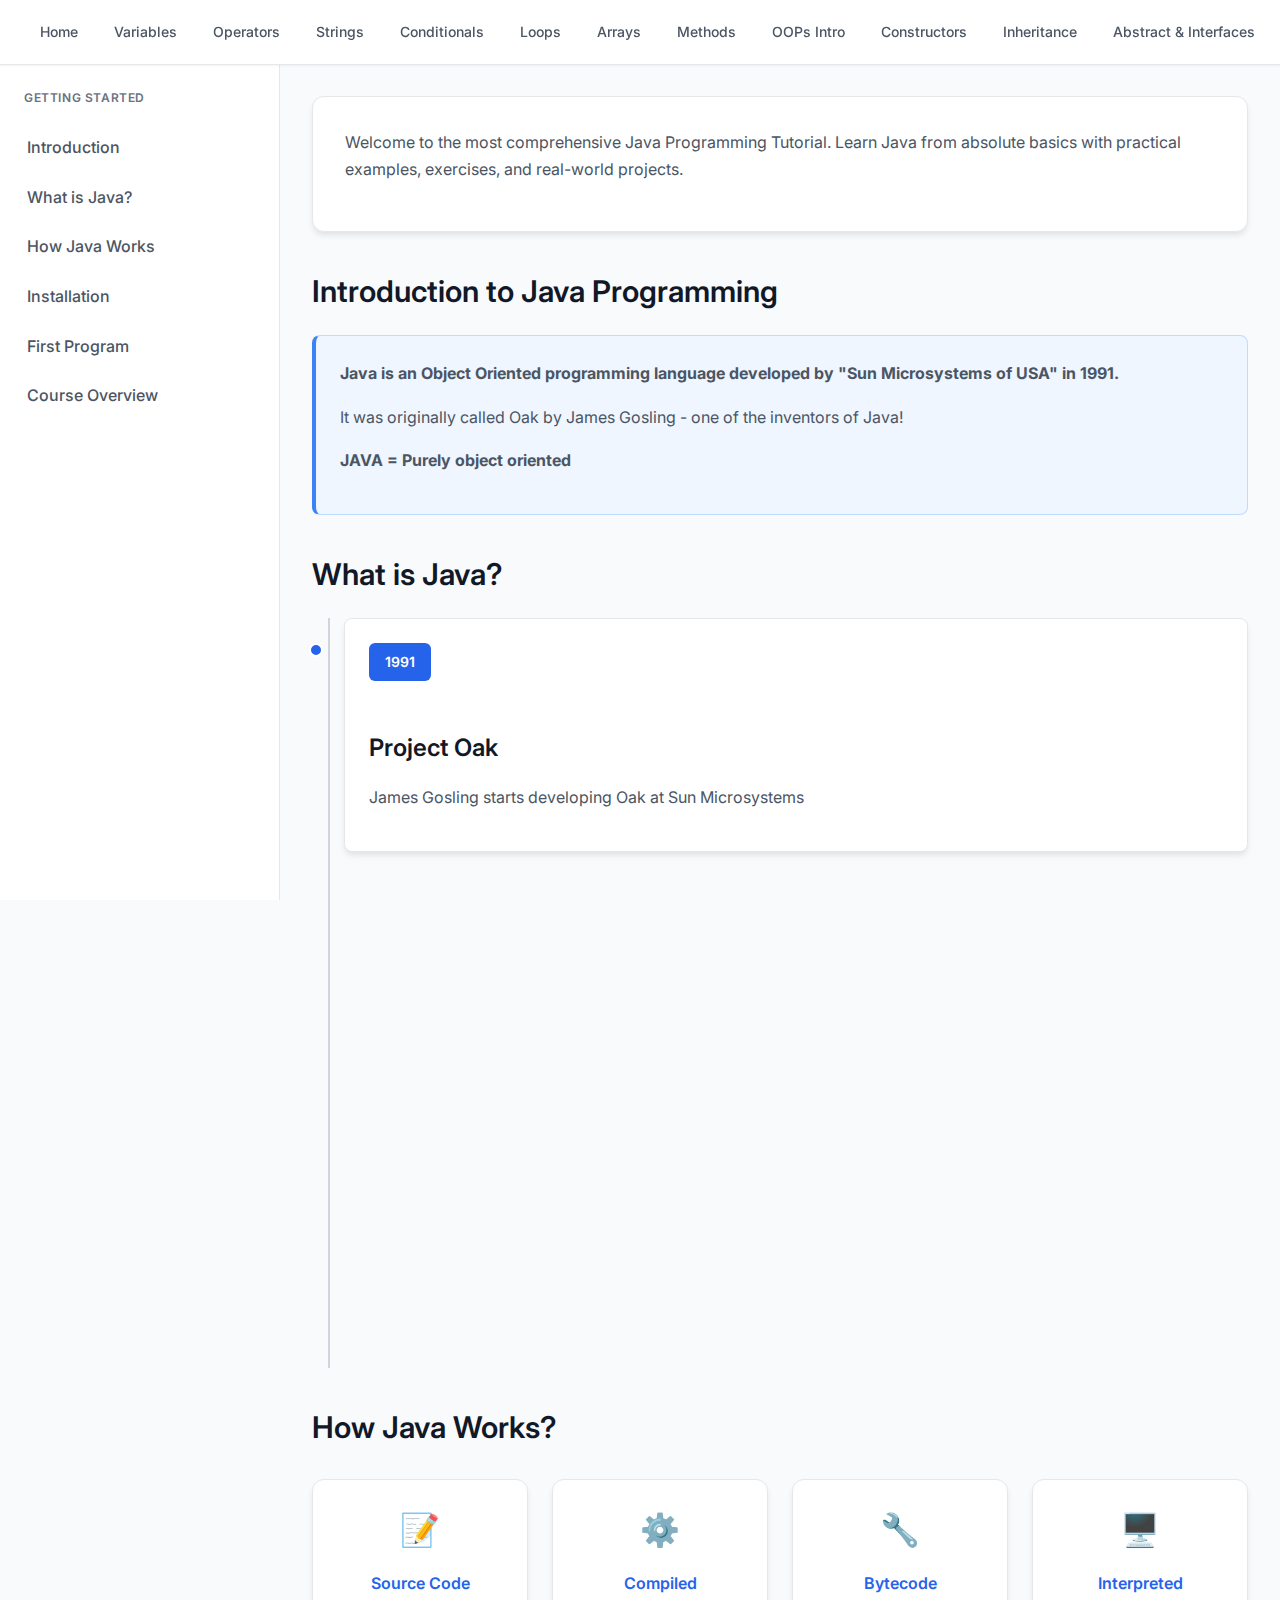
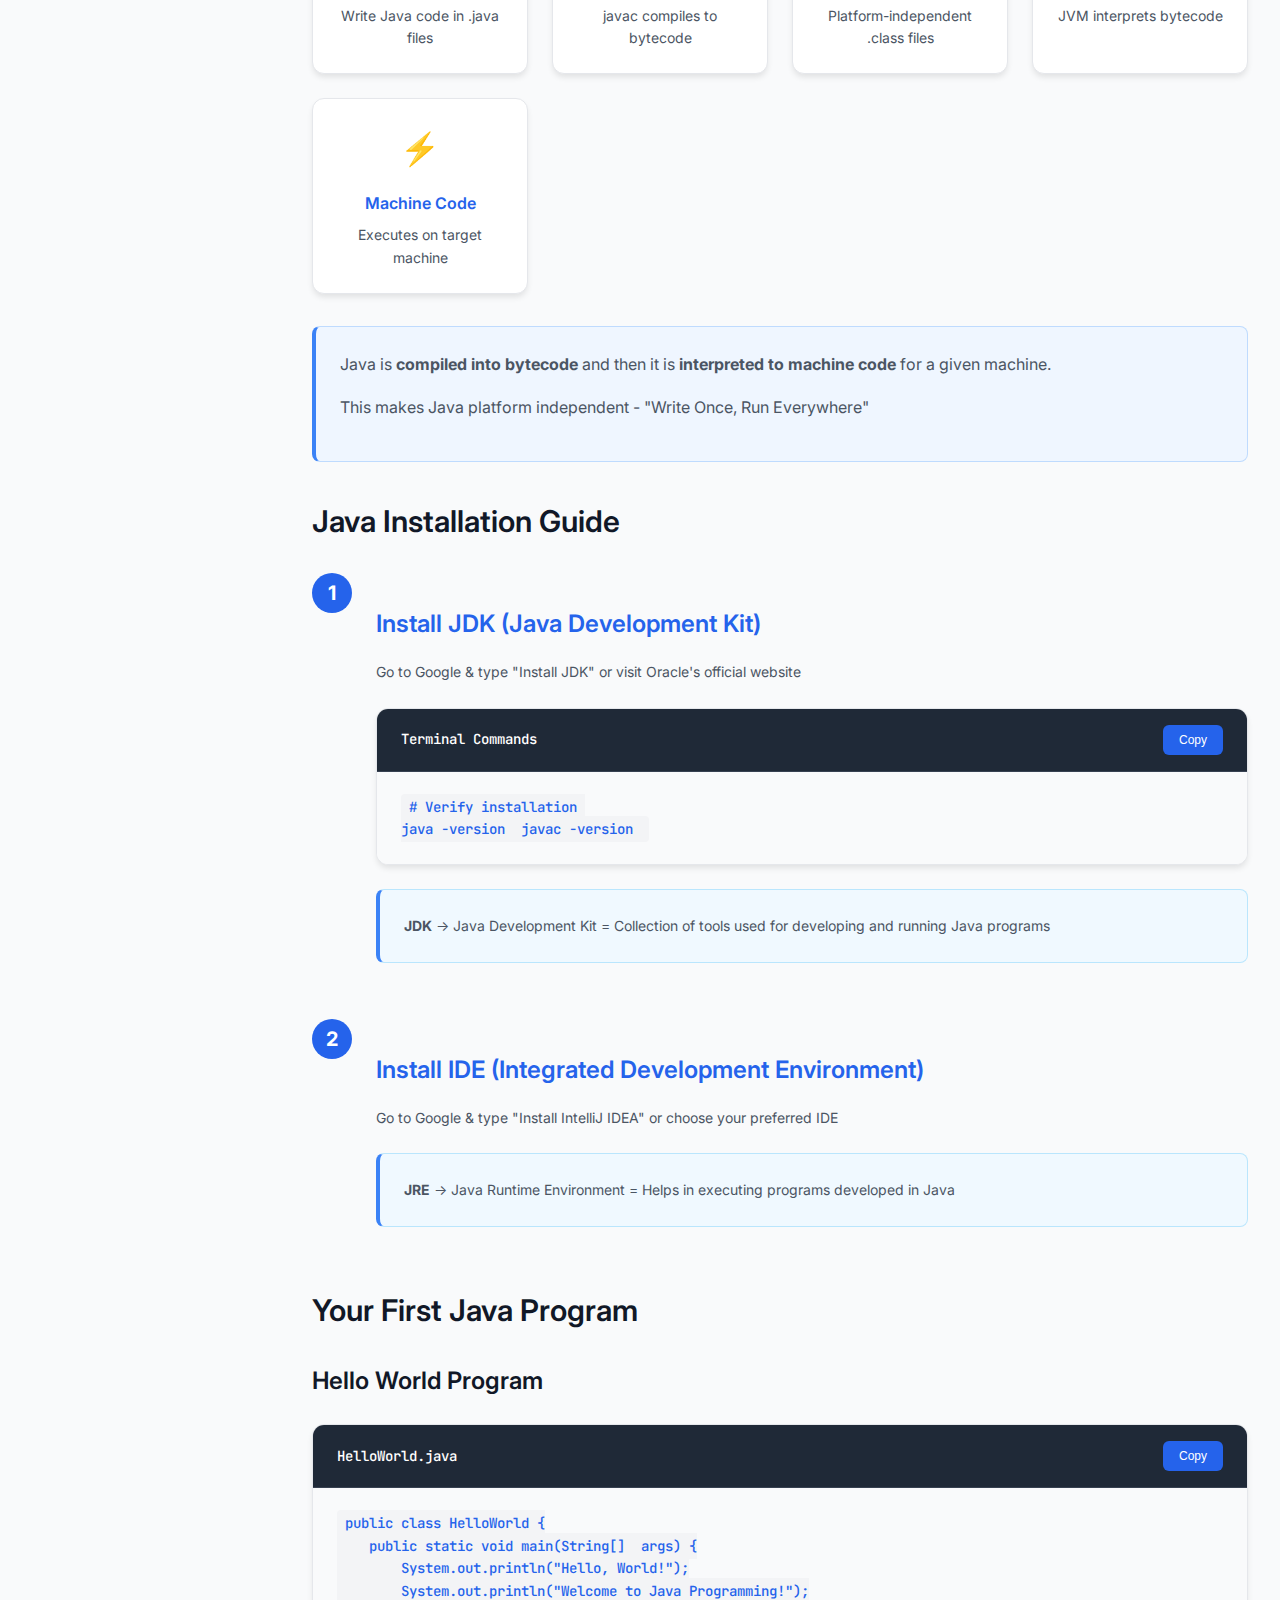
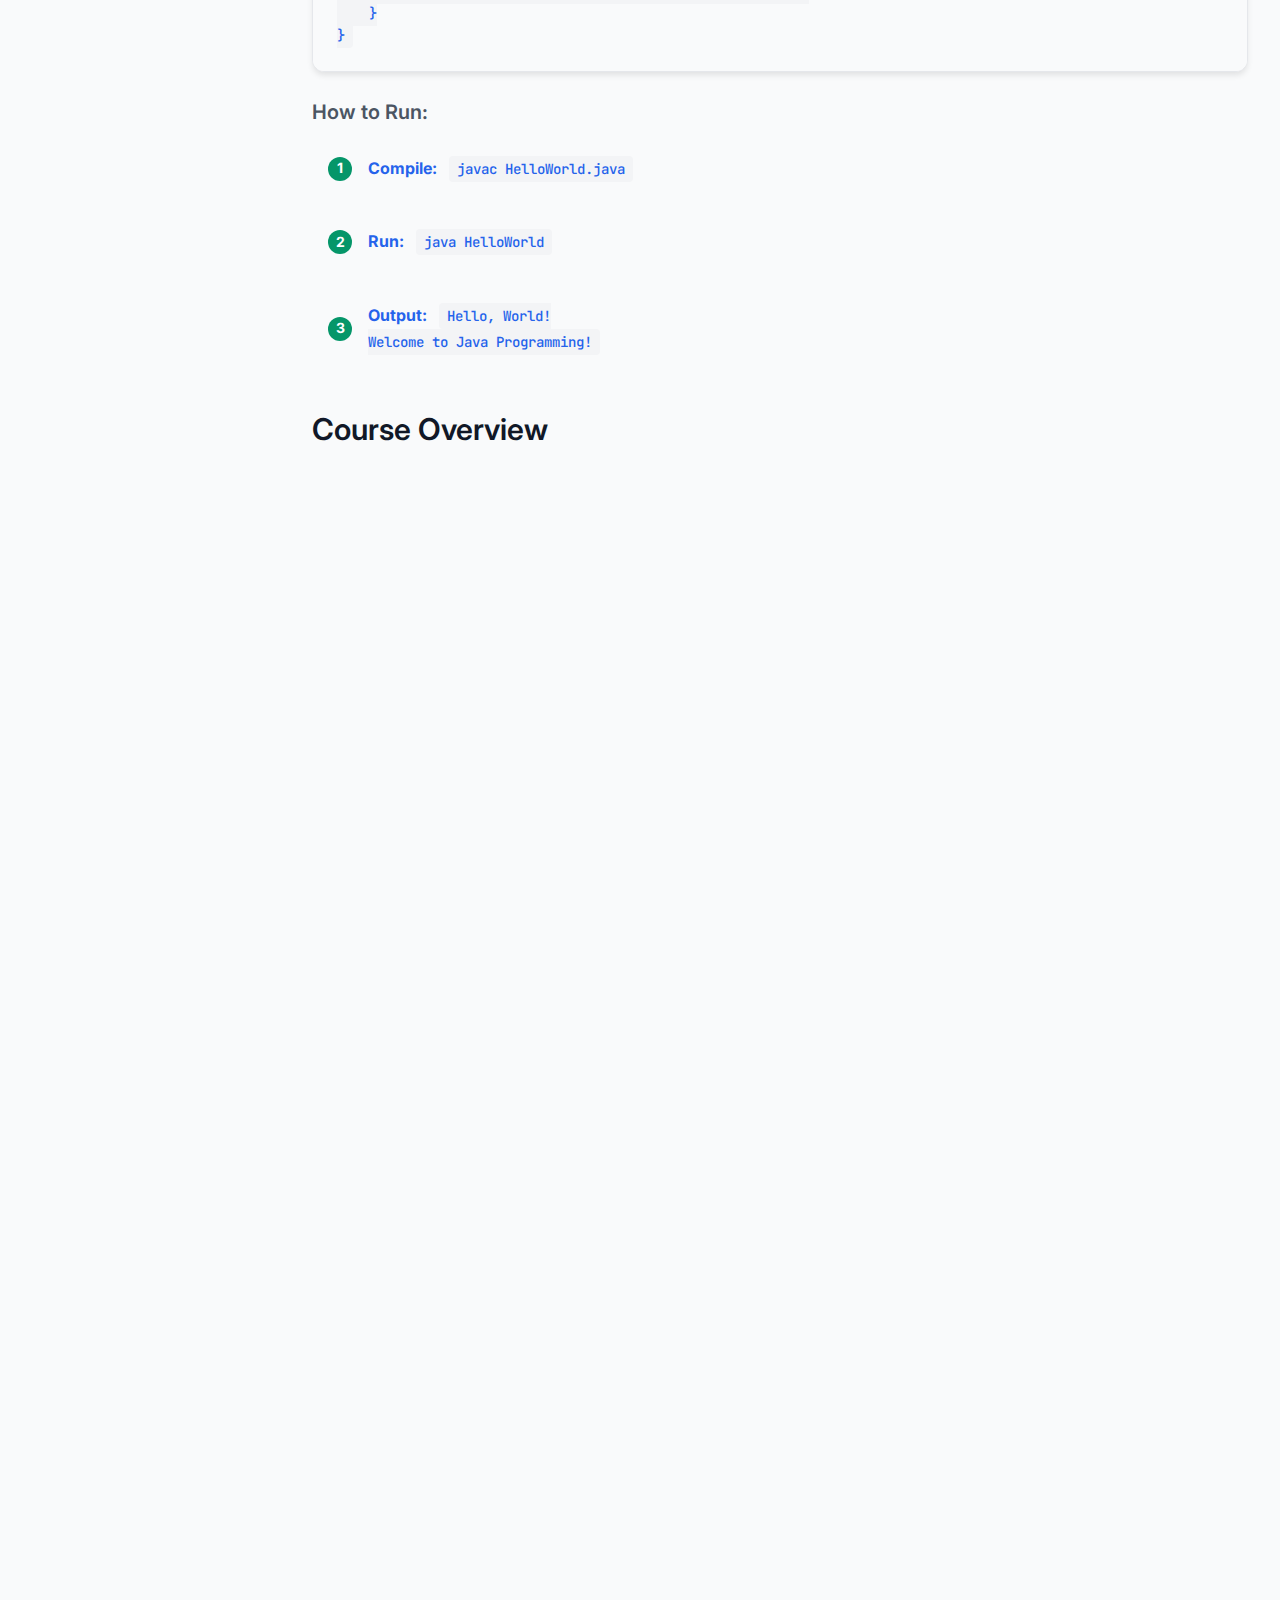
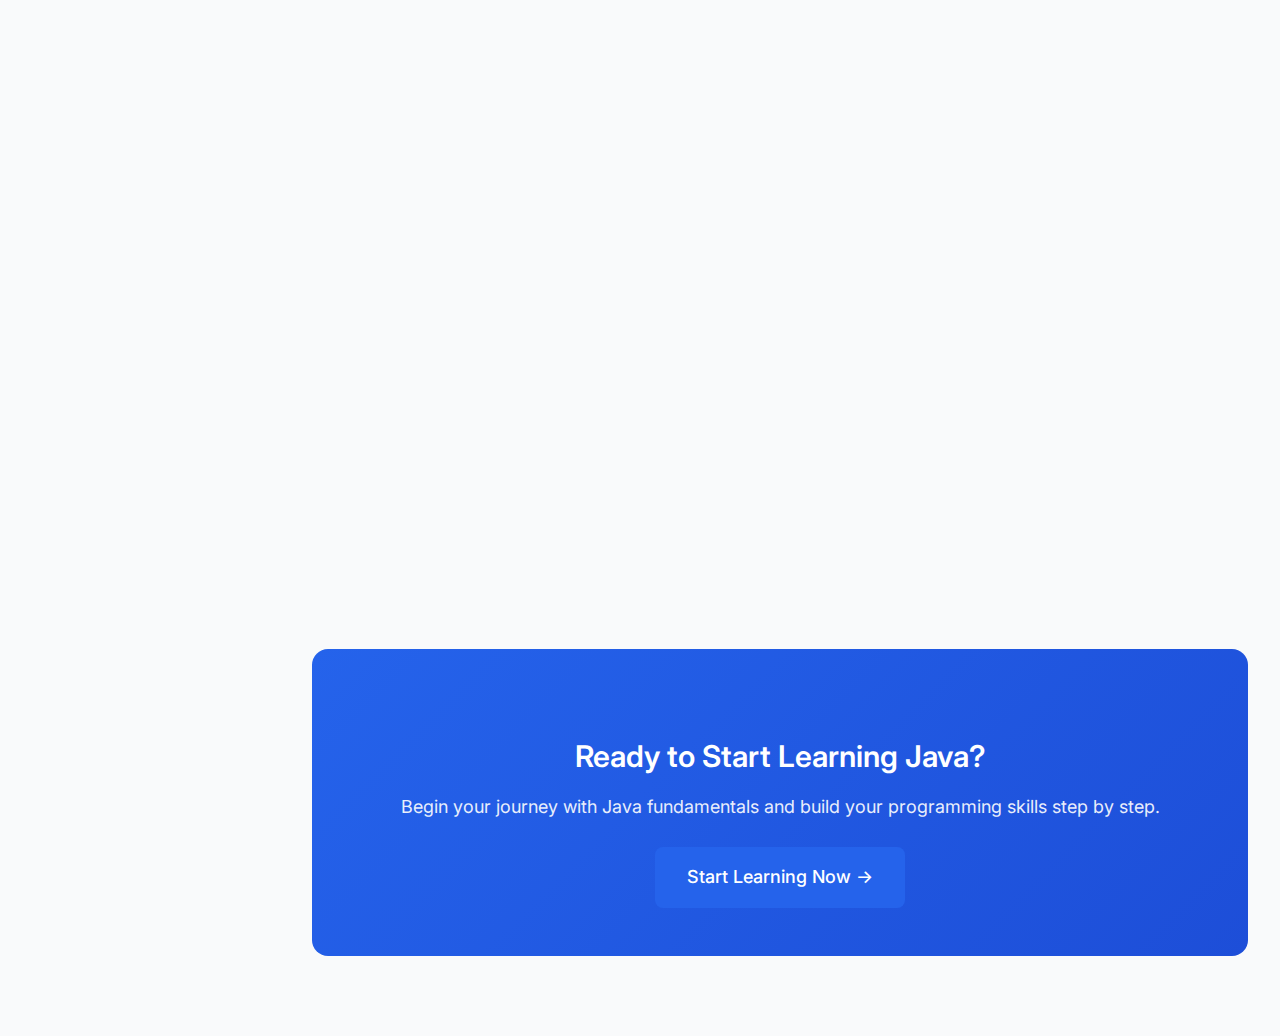
<file: index.html>
<!DOCTYPE html>
<html lang="en">
<head>
    <meta charset="UTF-8">
    <meta name="viewport" content="width=device-width, initial-scale=1.0">
    <title>Java Programming Tutorial - Complete Guide</title>
    <link rel="stylesheet" href="style.css">
    
</head>
<body>
   <nav class="topnav">
    <div class="nav-container">
        <div class="logo">Java Tutorial</div><br>
        <div class="nav-links" id="navLinks">
            <a href="index.html" class="active">Home</a>
            <a href="chapter1.html">Variables</a>
            <a href="chapter2.html">Operators</a>
            <a href="chapter3.html">Strings</a>
            <a href="chapter4.html">Conditionals</a>
            <a href="chapter5.html">Loops</a>
            <a href="chapter6.html">Arrays</a>
            <a href="chapter7.html">Methods</a>
            <a href="chapter8.html">OOPs Intro</a>
            <a href="chapter9.html">Constructors</a>
            <a href="chapter10.html">Inheritance</a>
            <a href="chapter11.html">Abstract & Interfaces</a>
            <a href="chapter12.html">Packages</a>
            <a href="chapter13.html">Multithreading</a>
            <a href="chapter14.html">Exceptions</a>
        </div>
        
        <!-- FIXED: Spans are now INSIDE the button -->
        <button class="hamburger" id="hamburger" aria-label="Toggle navigation menu">
            <span></span>
            <span></span>
            <span></span>
        </button>
    </div>
</nav>
    <aside class="sidebar" id="sidebar">
        <div class="sidebar-section">
            <div class="sidebar-title">Getting Started</div>
            <a href="#introduction">Introduction</a>
            <a href="#what-is-java">What is Java?</a>
            <a href="#how-java-works">How Java Works</a>
            <a href="#installation">Installation</a>
            <a href="#first-program">First Program</a>
            <a href="#course-overview">Course Overview</a>
        </div>
    </aside>

    <main class="main-content">
        <!-- <div class="hero-section">
            <div class="hero-content">
                <h1>Complete Java Programming Tutorial</h1>
                <p class="hero-subtitle">Master Java from Basics to Advanced Concepts with Handwritten Notes Style</p>
                <div class="hero-stats">
                    <div class="stat-item">
                        <span class="stat-number">5</span>
                        <span class="stat-label">Chapters</span>
                    </div>
                    <div class="stat-item">
                        <span class="stat-number">50+</span>
                        <span class="stat-label">Examples</span>
                    </div>
                    <div class="stat-item">
                        <span class="stat-number">30+</span>
                        <span class="stat-label">Exercises</span>
                    </div>
                </div>
            </div>
        </div> -->
        
        <div class="intro-card">
            <p>Welcome to the most comprehensive Java Programming Tutorial. Learn Java from absolute basics with practical examples, exercises, and real-world projects.</p>
        </div>

        <section id="introduction">
            <h2>Introduction to Java Programming</h2>
            <div class="definition-box">
                <p><strong>Java is an Object Oriented programming language developed by "Sun Microsystems of USA" in 1991.</strong></p>
                <p>It was originally called <span class="highlight">Oak</span> by <span class="highlight">James Gosling</span> - one of the inventors of Java!</p>
                <p><strong>JAVA = Purely object oriented</strong></p>
            </div>
        </section>

        <section id="what-is-java">
            <h2>What is Java?</h2>
            <div class="timeline">
                <div class="timeline-item">
                    <div class="timeline-year">1991</div>
                    <div class="timeline-content">
                        <h3>Project Oak</h3>
                        <p>James Gosling starts developing Oak at Sun Microsystems</p>
                    </div>
                </div>
                <div class="timeline-item">
                    <div class="timeline-year">1995</div>
                    <div class="timeline-content">
                        <h3>Java 1.0</h3>
                        <p>First public release of Java</p>
                    </div>
                </div>
                <div class="timeline-item">
                    <div class="timeline-year">2010</div>
                    <div class="timeline-content">
                        <h3>Oracle Acquisition</h3>
                        <p>Oracle acquires Sun Microsystems and Java</p>
                    </div>
                </div>
            </div>
        </section>

        <section id="how-java-works">
            <h2>How Java Works?</h2>
            <div class="process-flow">
                <div class="process-step">
                    <div class="step-icon">📝</div>
                    <div class="step-title">Source Code</div>
                    <div class="step-desc">Write Java code in .java files</div>
                </div>
                <div class="process-step">
                    <div class="step-icon">⚙️</div>
                    <div class="step-title">Compiled</div>
                    <div class="step-desc">javac compiles to bytecode</div>
                </div>
                <div class="process-step">
                    <div class="step-icon">🔧</div>
                    <div class="step-title">Bytecode</div>
                    <div class="step-desc">Platform-independent .class files</div>
                </div>
                <div class="process-step">
                    <div class="step-icon">🖥️</div>
                    <div class="step-title">Interpreted</div>
                    <div class="step-desc">JVM interprets bytecode</div>
                </div>
                <div class="process-step">
                    <div class="step-icon">⚡</div>
                    <div class="step-title">Machine Code</div>
                    <div class="step-desc">Executes on target machine</div>
                </div>
            </div>
            
            <div class="definition-box">
                <p>Java is <strong>compiled into bytecode</strong> and then it is <strong>interpreted to machine code</strong> for a given machine.</p>
                <p>This makes Java <span class="highlight">platform independent</span> - "Write Once, Run Everywhere"</p>
            </div>
        </section>

        <section id="installation">
            <h2>Java Installation Guide</h2>
            <div class="installation-guide">
                <div class="install-step">
                    <div class="step-number">1</div>
                    <div class="step-content">
                        <h3>Install JDK (Java Development Kit)</h3>
                        <p>Go to Google & type <span class="highlight">"Install JDK"</span> or visit Oracle's official website</p>
                        <div class="code-container">
                            <div class="code-header">
                                <span class="file-name">Terminal Commands</span>
                                <button class="copy-btn" onclick="copyCode(this)">Copy</button>
                            </div>
                            <pre><code># Verify installation 
java -version  javac -version 
</code></pre>
                        </div>
                        <div class="info-box">
                            <p><strong>JDK</strong> → Java Development Kit = Collection of tools used for developing and running Java programs</p>
                        </div>
                    </div>
                </div>
                
                <div class="install-step">
                    <div class="step-number">2</div>
                    <div class="step-content">
                        <h3>Install IDE (Integrated Development Environment)</h3>
                        <p>Go to Google & type <span class="highlight">"Install IntelliJ IDEA"</span> or choose your preferred IDE</p>
                        <div class="info-box">
                            <p><strong>JRE</strong> → Java Runtime Environment = Helps in executing programs developed in Java</p>
                        </div>
                    </div>
                </div>
            </div>
        </section>

        <section id="first-program">
            <h2>Your First Java Program</h2>
            <div class="program-section">
                <h3>Hello World Program</h3>
                <div class="code-container">
                    <div class="code-header">
                        <span class="file-name">HelloWorld.java</span>
                        <button class="copy-btn" onclick="copyCode(this)">Copy</button>
                    </div>
                    <pre><code>public class HelloWorld {
    public static void main(String[]  args) {
        System.out.println("Hello, World!");
        System.out.println("Welcome to Java Programming!");
    }
}</code></pre>
                </div>
                
                <div class="compilation-steps">
                    <h4>How to Run:</h4>
                    <div class="step-list">
                        <div class="run-step">
                            <span class="step-num">1</span>
                            <div class="step-detail">
                                <strong>Compile:</strong>
                                <code>javac HelloWorld.java</code>
                            </div>
                        </div>
                        <div class="run-step">
                            <span class="step-num">2</span>
                            <div class="step-detail">
                                <strong>Run:</strong>
                                <code>java HelloWorld</code>
                            </div>
                        </div>
                        <div class="run-step">
                            <span class="step-num">3</span>
                            <div class="step-detail">
                                <strong>Output:</strong>
                                <code>Hello, World!<br>Welcome to Java Programming!</code>
                            </div>
                        </div>
                    </div>
                </div>
            </div>
        </section>

       <section id="course-overview">
    <h2>Course Overview</h2>
    <div class="course-modules grid grid-2">
        <!-- Chapter 1 -->
        <div class="module-card">
            <div class="module-number">01</div>
            <div class="module-content">
                <h3>Variables & Data Types</h3>
                <p>Keywords, variables, primitive types, and literals. Learn the foundation of Java programming.</p>
                <a href="chapter1.html" class="btn btn-primary">Start Learning</a>
            </div>
        </div>
        
        <!-- Chapter 2 -->
        <div class="module-card">
            <div class="module-number">02</div>
            <div class="module-content">
                <h3>Operators & Expressions</h3>
                <p>Arithmetic, logical, comparison, and assignment operators with practical examples.</p>
                <a href="chapter2.html" class="btn btn-primary">Start Learning</a>
            </div>
        </div>
        
        <!-- Chapter 3 -->
        <div class="module-card">
            <div class="module-number">03</div>
            <div class="module-content">
                <h3>Strings</h3>
                <p>String manipulation, methods, formatting, and advanced string operations.</p>
                <a href="chapter3.html" class="btn btn-primary">Start Learning</a>
            </div>
        </div>
        
        <!-- Chapter 4 -->
        <div class="module-card">
            <div class="module-number">04</div>
            <div class="module-content">
                <h3>Conditionals</h3>
                <p>If-else statements, switch-case, and decision making structures in Java.</p>
                <a href="chapter4.html" class="btn btn-primary">Start Learning</a>
            </div>
        </div>
        
        <!-- Chapter 5 -->
        <div class="module-card">
            <div class="module-number">05</div>
            <div class="module-content">
                <h3>Loops</h3>
                <p>For, while, do-while loops and loop control statements for iteration.</p>
                <a href="chapter5.html" class="btn btn-primary">Start Learning</a>
            </div>
        </div>
        
        <!-- Chapter 6 -->
        <div class="module-card">
            <div class="module-number">06</div>
            <div class="module-content">
                <h3>Arrays</h3>
                <p>Single and multi-dimensional arrays, array methods, and memory management.</p>
                <a href="chapter6.html" class="btn btn-primary">Start Learning</a>
            </div>
        </div>
        
        <!-- Chapter 7 -->
        <div class="module-card">
            <div class="module-number">07</div>
            <div class="module-content">
                <h3>Methods</h3>
                <p>Method creation, parameters, return types, method overloading, and scope.</p>
                <a href="chapter7.html" class="btn btn-primary">Start Learning</a>
            </div>
        </div>
        
        <!-- Chapter 8 -->
        <div class="module-card">
            <div class="module-number">08</div>
            <div class="module-content">
                <h3>OOP Introduction</h3>
                <p>Object-Oriented Programming concepts, classes, objects, and encapsulation.</p>
                <a href="chapter8.html" class="btn btn-primary">Start Learning</a>
            </div>
        </div>
        
        <!-- Chapter 9 -->
        <div class="module-card">
            <div class="module-number">09</div>
            <div class="module-content">
                <h3>Constructors</h3>
                <p>Default and parameterized constructors, constructor overloading, and this keyword.</p>
                <a href="chapter9.html" class="btn btn-primary">Start Learning</a>
            </div>
        </div>
        
        <!-- Chapter 10 -->
        <div class="module-card">
            <div class="module-number">10</div>
            <div class="module-content">
                <h3>Inheritance</h3>
                <p>Class inheritance, super keyword, method overriding, and polymorphism basics.</p>
                <a href="chapter10.html" class="btn btn-primary">Start Learning</a>
            </div>
        </div>
        
        <!-- Chapter 11 -->
        <div class="module-card">
            <div class="module-number">11</div>
            <div class="module-content">
                <h3>Abstract & Interfaces</h3>
                <p>Abstract classes, interfaces, multiple inheritance, and advanced OOP concepts.</p>
                <a href="chapter11.html" class="btn btn-primary">Start Learning</a>
            </div>
        </div>
        
        <!-- Chapter 12 -->
        <div class="module-card">
            <div class="module-number">12</div>
            <div class="module-content">
                <h3>Packages</h3>
                <p>Package creation, import statements, access modifiers, and code organization.</p>
                <a href="chapter12.html" class="btn btn-primary">Start Learning</a>
            </div>
        </div>
        
        <!-- Chapter 13 -->
        <div class="module-card">
            <div class="module-number">13</div>
            <div class="module-content">
                <h3>Multithreading</h3>
                <p>Thread creation, synchronization, concurrent programming, and thread safety.</p>
                <a href="chapter13.html" class="btn btn-primary">Start Learning</a>
            </div>
        </div>
        
        <!-- Chapter 14 -->
        <div class="module-card">
            <div class="module-number">14</div>
            <div class="module-content">
                <h3>Exception Handling</h3>
                <p>Try-catch blocks, custom exceptions, throws keyword, and error management.</p>
                <a href="chapter14.html" class="btn btn-primary">Start Learning</a>
            </div>
        </div>
    </div>
    
   
</section>

        <div class="cta-section">
            <h2>Ready to Start Learning Java?</h2>
            <p>Begin your journey with Java fundamentals and build your programming skills step by step.</p>
            <a href="chapter1.html" class="btn btn-primary btn-large">Start Learning Now →</a>
        </div>
    </main>

   

  
    <script src="script.js"></script>
</body>
</html>
</file>
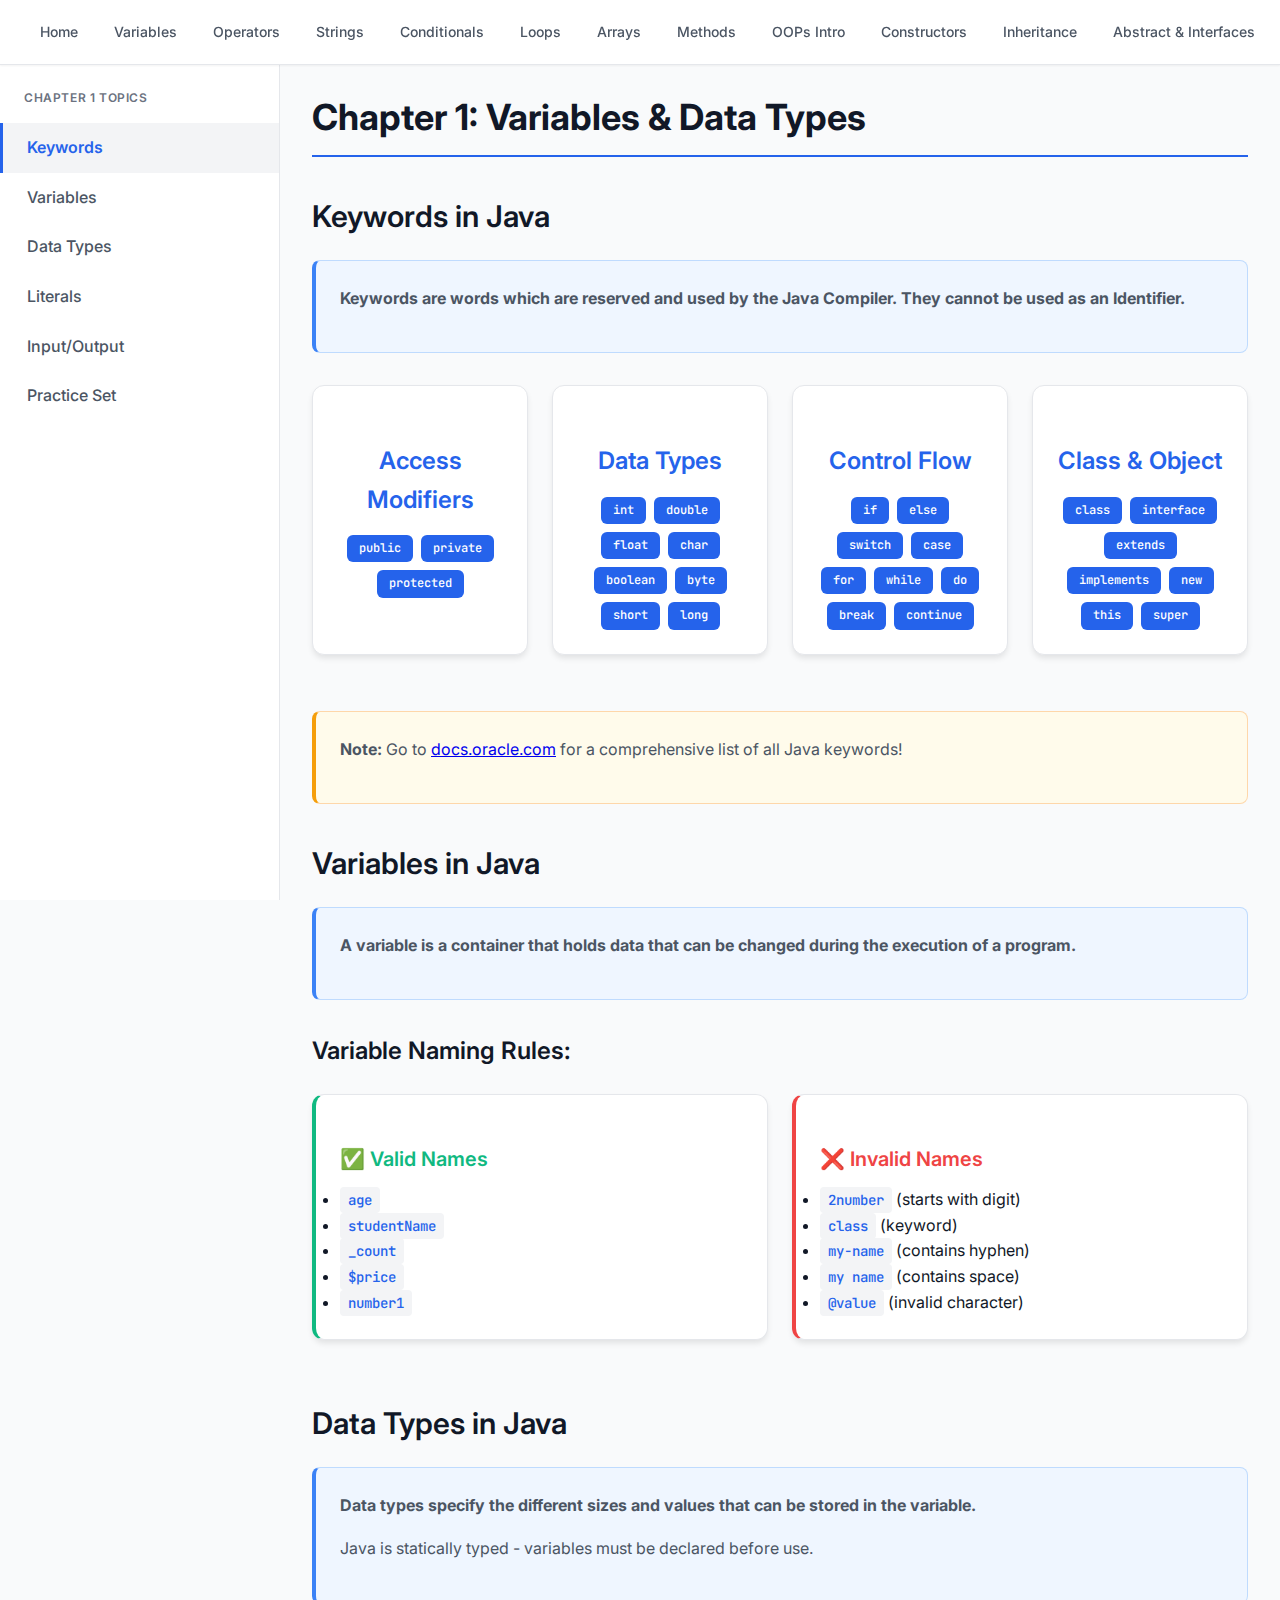
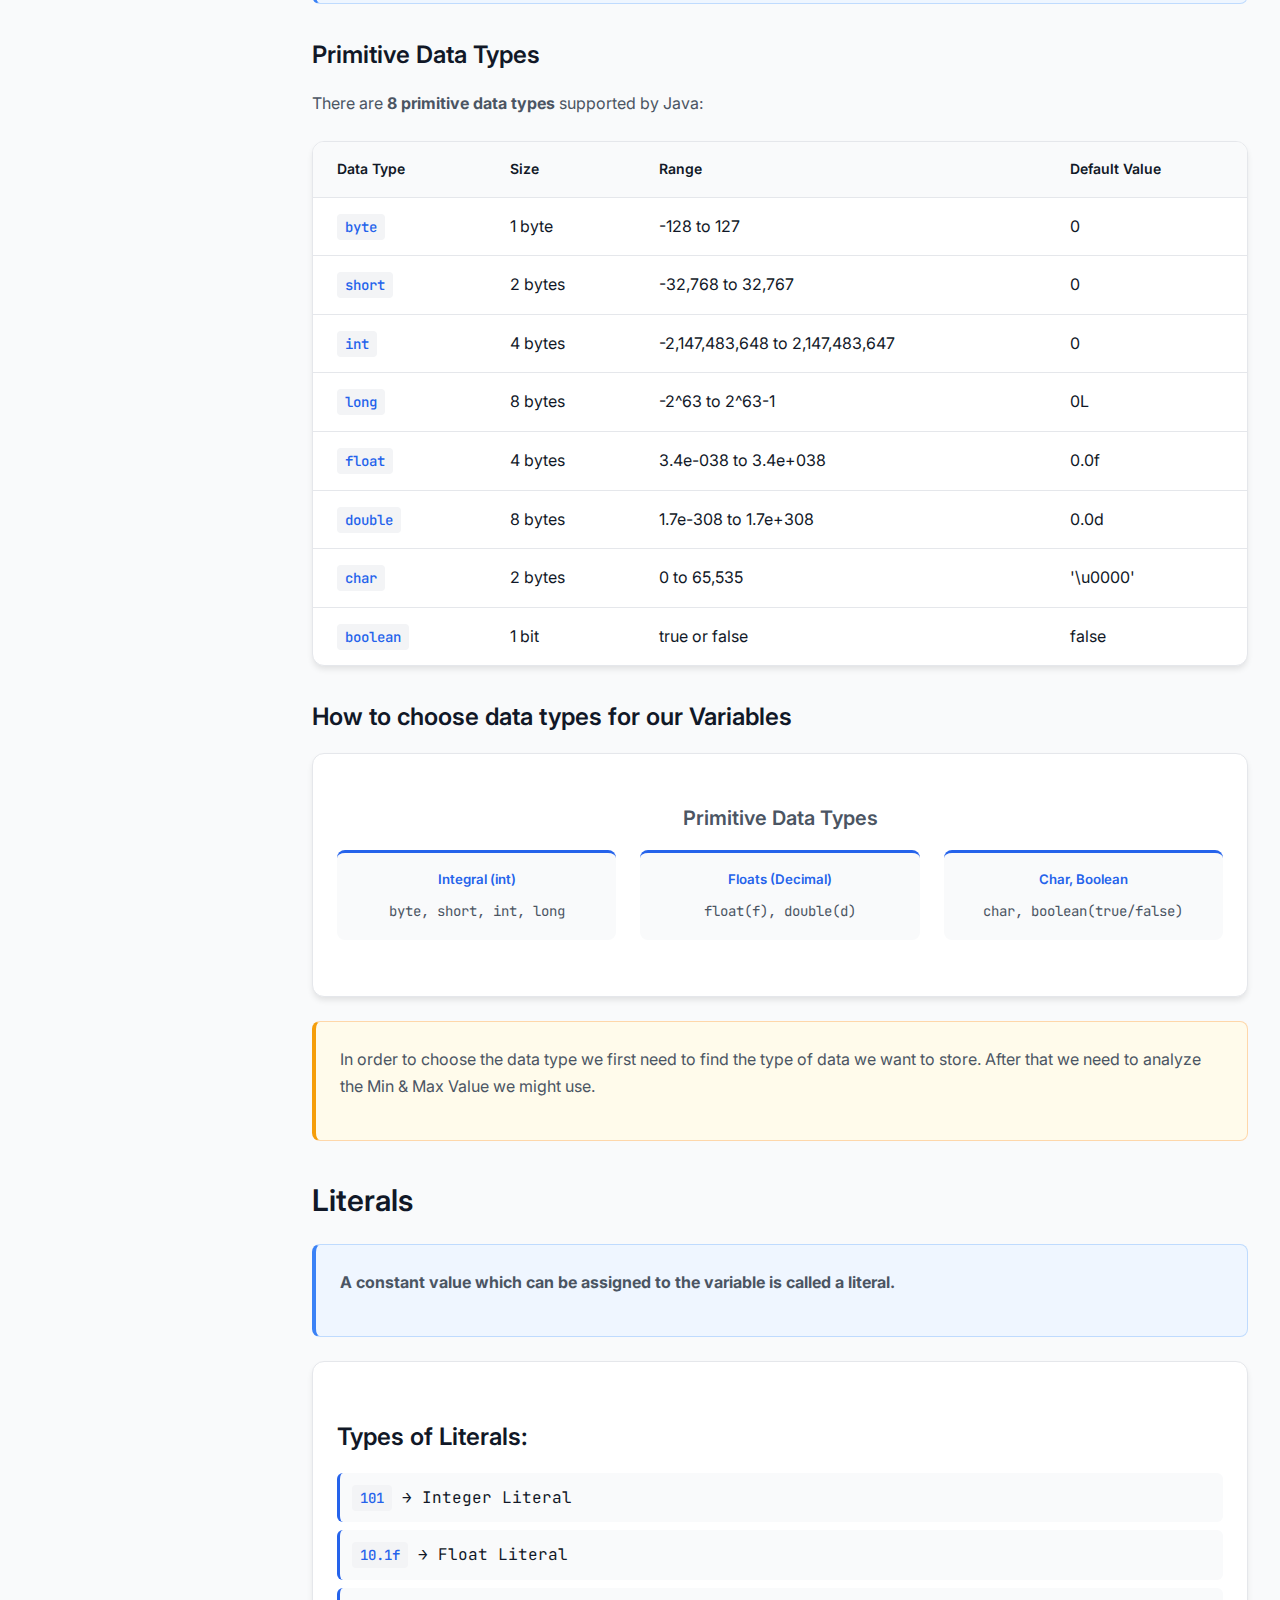
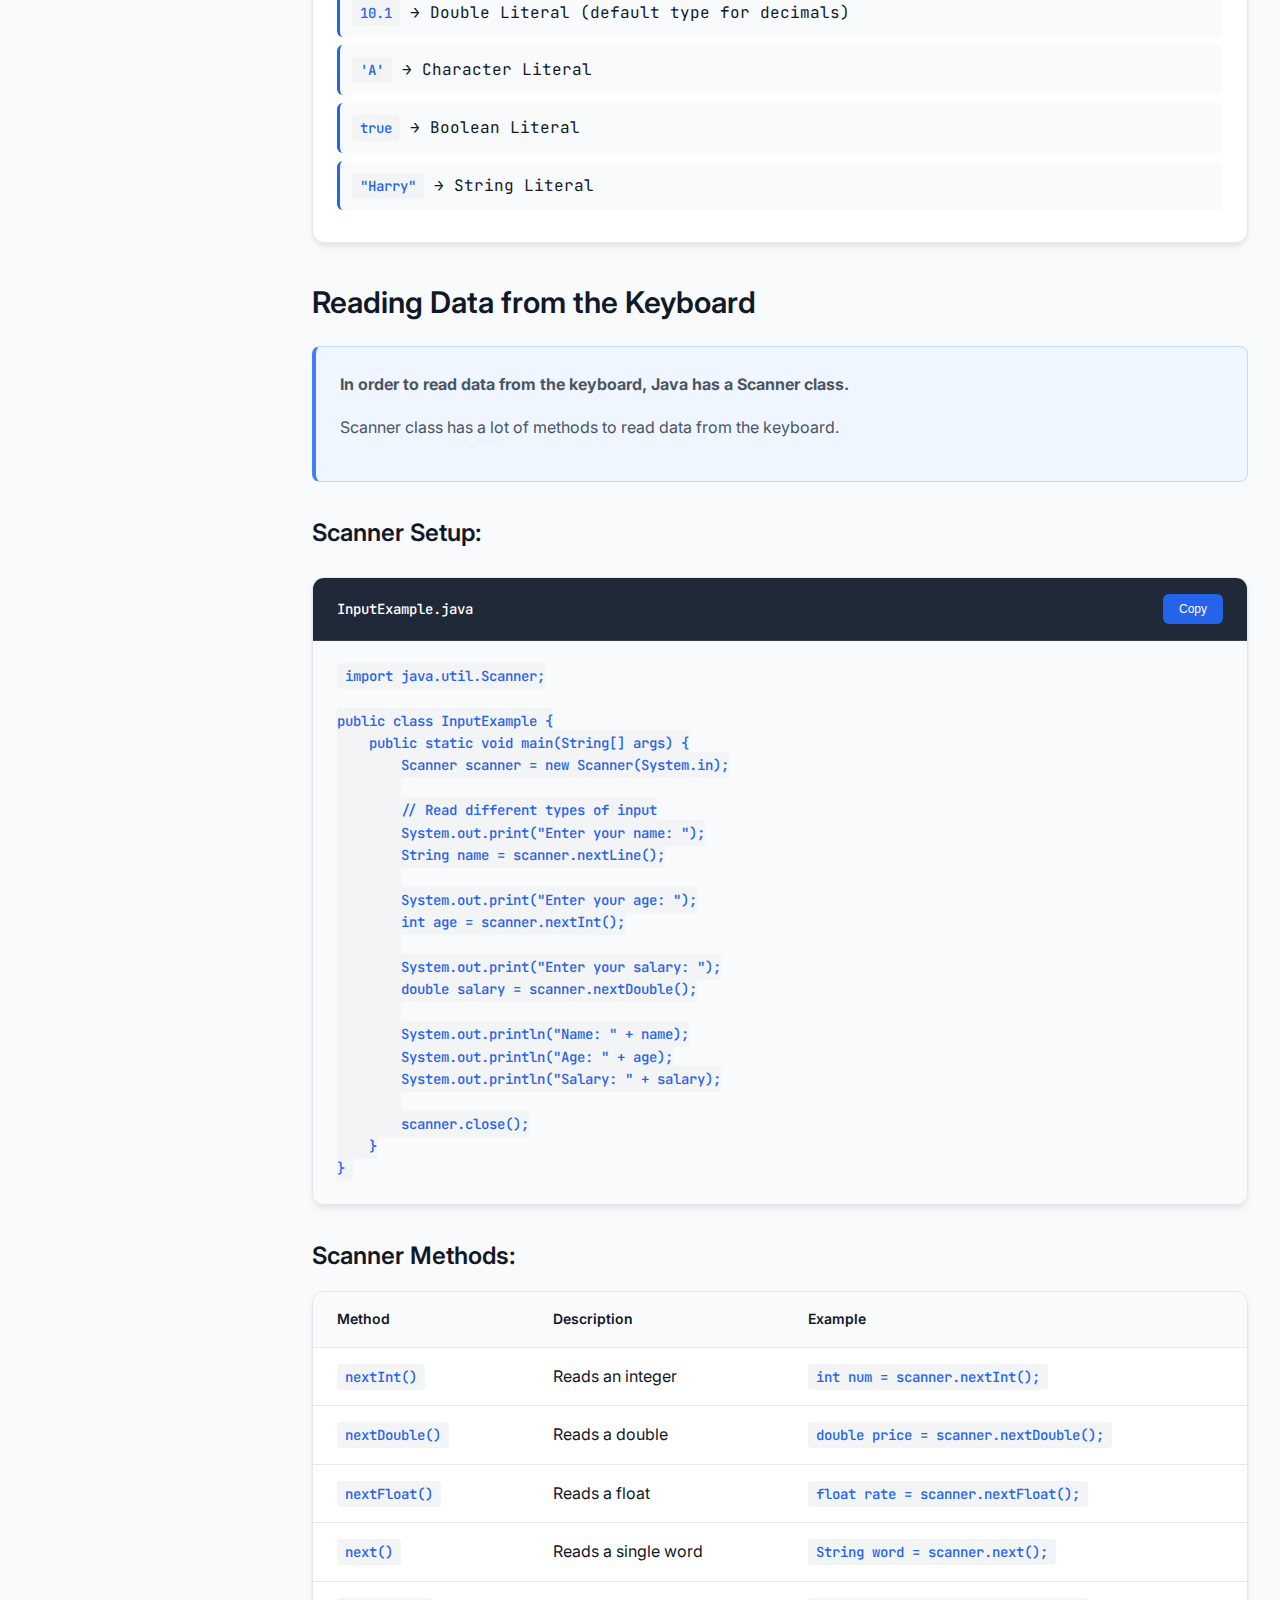
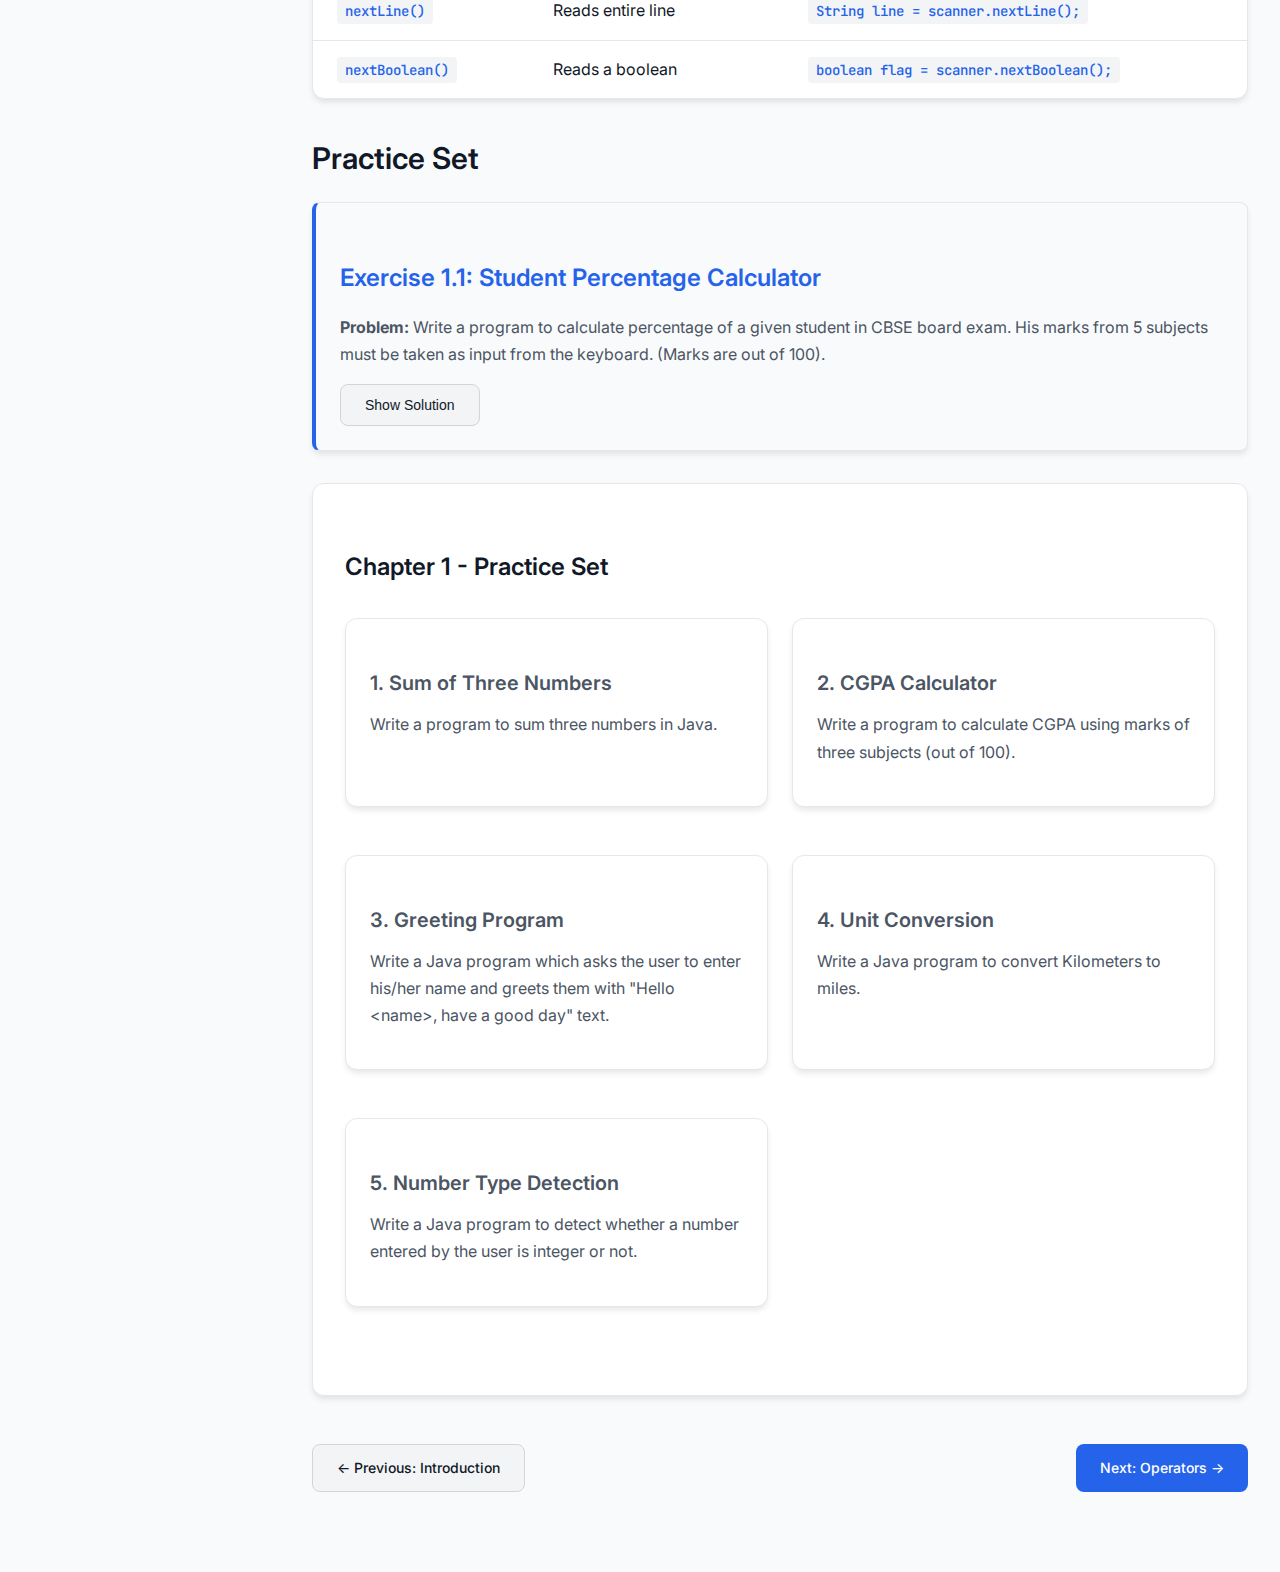
<file: chapter1.html>
<!DOCTYPE html>
<html lang="en">
<head>
    <meta charset="UTF-8">
    <meta name="viewport" content="width=device-width, initial-scale=1.0">
    <title>Chapter 1: Variables & Data Types - Java Tutorial</title>
    <link rel="stylesheet" href="style.css">
</head>
<body>
    <nav class="topnav">
        <div class="nav-container">
            <div class="logo">Java Tutorial</div><br>
            <div class="nav-links" id="navLinks">
                 <a href="index.html">Home</a>
                <a href="chapter1.html"  class="active">Variables</a>
                <a href="chapter2.html">Operators</a>
                <a href="chapter3.html">Strings</a>
                <a href="chapter4.html">Conditionals</a>
                <a href="chapter5.html">Loops</a>
                <a href="chapter6.html">Arrays</a>
                <a href="chapter7.html">Methods</a>
                <a href="chapter8.html">OOPs Intro</a>
                <a href="chapter9.html">Constructors</a>
                <a href="chapter10.html">Inheritance</a>
                <a href="chapter11.html">Abstract & Interfaces</a>
                <a href="chapter12.html">Packages</a>
                <a href="chapter13.html">Multithreading</a>
                <a href="chapter14.html">Exceptions</a>
            </div>
               <button class="hamburger" id="hamburger" aria-label="Toggle navigation menu">
                <span></span>
                <span></span>
                <span></span>
        </button>
        </div>
    </nav>

    <aside class="sidebar" id="sidebar">
        <div class="sidebar-section">
            <div class="sidebar-title">Chapter 1 Topics</div>
            <a href="#keywords" class="active">Keywords</a>
            <a href="#variables">Variables</a>
            <a href="#data-types">Data Types</a>
            <a href="#literals">Literals</a>
            <a href="#input-output">Input/Output</a>
            <a href="#practice">Practice Set</a>
        </div>
    </aside>

    <main class="main-content">
        <h1>Chapter 1: Variables & Data Types</h1>
        
        <section id="keywords">
            <h2>Keywords in Java</h2>
            <div class="definition-box">
                <p><strong>Keywords are words which are reserved and used by the Java Compiler. They cannot be used as an Identifier.</strong></p>
            </div>
            
            <div class="keywords-grid grid grid-4">
                <div class="keyword-category card">
                    <h3>Access Modifiers</h3>
                    <div class="keyword-list">
                        <span class="keyword">public</span>
                        <span class="keyword">private</span>
                        <span class="keyword">protected</span>
                    </div>
                </div>
                
                <div class="keyword-category card">
                    <h3>Data Types</h3>
                    <div class="keyword-list">
                        <span class="keyword">int</span>
                        <span class="keyword">double</span>
                        <span class="keyword">float</span>
                        <span class="keyword">char</span>
                        <span class="keyword">boolean</span>
                        <span class="keyword">byte</span>
                        <span class="keyword">short</span>
                        <span class="keyword">long</span>
                    </div>
                </div>
                
                <div class="keyword-category card">
                    <h3>Control Flow</h3>
                    <div class="keyword-list">
                        <span class="keyword">if</span>
                        <span class="keyword">else</span>
                        <span class="keyword">switch</span>
                        <span class="keyword">case</span>
                        <span class="keyword">for</span>
                        <span class="keyword">while</span>
                        <span class="keyword">do</span>
                        <span class="keyword">break</span>
                        <span class="keyword">continue</span>
                    </div>
                </div>
                
                <div class="keyword-category card">
                    <h3>Class & Object</h3>
                    <div class="keyword-list">
                        <span class="keyword">class</span>
                        <span class="keyword">interface</span>
                        <span class="keyword">extends</span>
                        <span class="keyword">implements</span>
                        <span class="keyword">new</span>
                        <span class="keyword">this</span>
                        <span class="keyword">super</span>
                    </div>
                </div>
            </div>
            
            <div class="note-box">
                <p><strong>Note:</strong> Go to <a href="https://docs.oracle.com" target="_blank">docs.oracle.com</a> for a comprehensive list of all Java keywords!</p>
            </div>
        </section>

        <section id="variables">
            <h2>Variables in Java</h2>
            <div class="definition-box">
                <p><strong>A variable is a container that holds data that can be changed during the execution of a program.</strong></p>
            </div>
            
            <div class="variable-rules">
                <h3>Variable Naming Rules:</h3>
                <div class="rules-grid grid grid-2">
                    <div class="rule-item card valid">
                        <h4>✅ Valid Names</h4>
                       
                            <li><code>age</code></li>
                            <li><code>studentName</code></li>
                            <li><code>_count</code></li>
                            <li><code>$price</code></li>
                            <li><code>number1</code></li>
                        
                    </div>
                    <div class="rule-item card invalid">
                        <h4>❌ Invalid Names</h4>
                      
                            <li><code>2number</code> (starts with digit)</li>
                            <li><code>class</code> (keyword)</li>
                            <li><code>my-name</code> (contains hyphen)</li>
                            <li><code>my name</code> (contains space)</li>
                            <li><code>@value</code> (invalid character)</li>
                      
                    </div>
                </div>
            </div>
        </section>

        <section id="data-types">
            <h2>Data Types in Java</h2>
            <div class="definition-box">
                <p><strong>Data types specify the different sizes and values that can be stored in the variable.</strong></p>
                <p>Java is <span class="highlight">statically typed</span> - variables must be declared before use.</p>
            </div>
            
            <h3>Primitive Data Types</h3>
            <p>There are <strong>8 primitive data types</strong> supported by Java:</p>
            
            <div class="table-container">
                <table>
                    <thead>
                        <tr>
                            <th>Data Type</th>
                            <th>Size</th>
                            <th>Range</th>
                            <th>Default Value</th>
                        </tr>
                    </thead>
                    <tbody>
                        <tr>
                            <td><code>byte</code></td>
                            <td>1 byte</td>
                            <td>-128 to 127</td>
                            <td>0</td>
                        </tr>
                        <tr>
                            <td><code>short</code></td>
                            <td>2 bytes</td>
                            <td>-32,768 to 32,767</td>
                            <td>0</td>
                        </tr>
                        <tr>
                            <td><code>int</code></td>
                            <td>4 bytes</td>
                            <td>-2,147,483,648 to 2,147,483,647</td>
                            <td>0</td>
                        </tr>
                        <tr>
                            <td><code>long</code></td>
                            <td>8 bytes</td>
                            <td>-2^63 to 2^63-1</td>
                            <td>0L</td>
                        </tr>
                        <tr>
                            <td><code>float</code></td>
                            <td>4 bytes</td>
                            <td>3.4e-038 to 3.4e+038</td>
                            <td>0.0f</td>
                        </tr>
                        <tr>
                            <td><code>double</code></td>
                            <td>8 bytes</td>
                            <td>1.7e-308 to 1.7e+308</td>
                            <td>0.0d</td>
                        </tr>
                        <tr>
                            <td><code>char</code></td>
                            <td>2 bytes</td>
                            <td>0 to 65,535</td>
                            <td>'\u0000'</td>
                        </tr>
                        <tr>
                            <td><code>boolean</code></td>
                            <td>1 bit</td>
                            <td>true or false</td>
                            <td>false</td>
                        </tr>
                    </tbody>
                </table>
            </div>

            <h3>How to choose data types for our Variables</h3>
            <div class="data-type-hierarchy card">
                <h4>Primitive Data Types</h4>
                <div class="type-branches grid grid-3">
                    <div class="type-branch">
                        <h5>Integral (int)</h5>
                        <span>byte, short, int, long</span>
                    </div>
                    <div class="type-branch">
                        <h5>Floats (Decimal)</h5>
                        <span>float(f), double(d)</span>
                    </div>
                    <div class="type-branch">
                        <h5>Char, Boolean</h5>
                        <span>char, boolean(true/false)</span>
                    </div>
                </div>
            </div>
            
            <div class="note-box">
                <p>In order to choose the data type we first need to find the type of data we want to store. After that we need to analyze the Min & Max Value we might use.</p>
            </div>
        </section>

        <section id="literals">
            <h2>Literals</h2>
            <div class="definition-box">
                <p><strong>A constant value which can be assigned to the variable is called a literal.</strong></p>
            </div>
            
            <div class="literals-examples card">
                <h3>Types of Literals:</h3>
                <ul>
                    <li><code>101</code> → Integer Literal</li>
                    <li><code>10.1f</code> → Float Literal</li>
                    <li><code>10.1</code> → Double Literal (default type for decimals)</li>
                    <li><code>'A'</code> → Character Literal</li>
                    <li><code>true</code> → Boolean Literal</li>
                    <li><code>"Harry"</code> → String Literal</li>
                </ul>
            </div>
        </section>

        <section id="input-output">
            <h2>Reading Data from the Keyboard</h2>
            <div class="definition-box">
                <p><strong>In order to read data from the keyboard, Java has a Scanner class.</strong></p>
                <p>Scanner class has a lot of methods to read data from the keyboard.</p>
            </div>
            
            <div class="scanner-setup">
                <h3>Scanner Setup:</h3>
                <div class="code-container">
                    <div class="code-header">
                        <span class="file-name">InputExample.java</span>
                        <button class="copy-btn" onclick="copyCode(this)">Copy</button>
                    </div>
                    <pre><code>import java.util.Scanner;

public class InputExample {
    public static void main(String[] args) {
        Scanner scanner = new Scanner(System.in);
        
        // Read different types of input
        System.out.print("Enter your name: ");
        String name = scanner.nextLine();
        
        System.out.print("Enter your age: ");
        int age = scanner.nextInt();
        
        System.out.print("Enter your salary: ");
        double salary = scanner.nextDouble();
        
        System.out.println("Name: " + name);
        System.out.println("Age: " + age);
        System.out.println("Salary: " + salary);
        
        scanner.close();
    }
}</code></pre>
                </div>
            </div>
            
            <div class="scanner-methods">
                <h3>Scanner Methods:</h3>
                <div class="table-container">
                    <table>
                        <thead>
                            <tr>
                                <th>Method</th>
                                <th>Description</th>
                                <th>Example</th>
                            </tr>
                        </thead>
                        <tbody>
                            <tr>
                                <td><code>nextInt()</code></td>
                                <td>Reads an integer</td>
                                <td><code>int num = scanner.nextInt();</code></td>
                            </tr>
                            <tr>
                                <td><code>nextDouble()</code></td>
                                <td>Reads a double</td>
                                <td><code>double price = scanner.nextDouble();</code></td>
                            </tr>
                            <tr>
                                <td><code>nextFloat()</code></td>
                                <td>Reads a float</td>
                                <td><code>float rate = scanner.nextFloat();</code></td>
                            </tr>
                            <tr>
                                <td><code>next()</code></td>
                                <td>Reads a single word</td>
                                <td><code>String word = scanner.next();</code></td>
                            </tr>
                            <tr>
                                <td><code>nextLine()</code></td>
                                <td>Reads entire line</td>
                                <td><code>String line = scanner.nextLine();</code></td>
                            </tr>
                            <tr>
                                <td><code>nextBoolean()</code></td>
                                <td>Reads a boolean</td>
                                <td><code>boolean flag = scanner.nextBoolean();</code></td>
                            </tr>
                        </tbody>
                    </table>
                </div>
            </div>
        </section>

        <section id="practice">
            <h2>Practice Set</h2>
            
            <div class="exercise card">
                <h3>Exercise 1.1: Student Percentage Calculator</h3>
                <div class="exercise-description">
                    <p><strong>Problem:</strong> Write a program to calculate percentage of a given student in CBSE board exam. His marks from 5 subjects must be taken as input from the keyboard. (Marks are out of 100).</p>
                </div>
                
                <div class="solution-container">
                    <button class="btn btn-secondary show-solution-btn" onclick="toggleSolution('solution1')">Show Solution</button>
                    <div id="solution1" class="solution-code" style="display: none;">
                        <div class="code-container">
                            <div class="code-header">
                                <span class="file-name">StudentPercentage.java</span>
                                <button class="copy-btn" onclick="copyCode(this)">Copy</button>
                            </div>
                            <pre><code>import java.util.Scanner;

public class StudentPercentage {
    public static void main(String[] args) {
        Scanner scanner = new Scanner(System.in);
        
        System.out.println("Enter marks for 5 subjects (out of 100):");
        
        System.out.print("Subject 1: ");
        int subject1 = scanner.nextInt();
        
        System.out.print("Subject 2: ");
        int subject2 = scanner.nextInt();
        
        System.out.print("Subject 3: ");
        int subject3 = scanner.nextInt();
        
        System.out.print("Subject 4: ");
        int subject4 = scanner.nextInt();
        
        System.out.print("Subject 5: ");
        int subject5 = scanner.nextInt();
        
        int totalMarks = subject1 + subject2 + subject3 + subject4 + subject5;
        double percentage = (totalMarks / 5.0);
        
        System.out.println("Total Marks: " + totalMarks + "/500");
        System.out.println("Percentage: " + percentage + "%");
        
        scanner.close();
    }
}</code></pre>
                        </div>
                    </div>
                </div>
            </div>
            
            <div class="practice-set">
                <h3>Chapter 1 - Practice Set</h3>
                <div class="practice-problems grid grid-2">
                    <div class="problem-item card">
                        <h4>1. Sum of Three Numbers</h4>
                        <p>Write a program to sum three numbers in Java.</p>
                    </div>
                    
                    <div class="problem-item card">
                        <h4>2. CGPA Calculator</h4>
                        <p>Write a program to calculate CGPA using marks of three subjects (out of 100).</p>
                    </div>
                    
                    <div class="problem-item card">
                        <h4>3. Greeting Program</h4>
                        <p>Write a Java program which asks the user to enter his/her name and greets them with "Hello &lt;name&gt;, have a good day" text.</p>
                    </div>
                    
                    <div class="problem-item card">
                        <h4>4. Unit Conversion</h4>
                        <p>Write a Java program to convert Kilometers to miles.</p>
                    </div>
                    
                    <div class="problem-item card">
                        <h4>5. Number Type Detection</h4>
                        <p>Write a Java program to detect whether a number entered by the user is integer or not.</p>
                    </div>
                </div>
            </div>
        </section>

        <div class="chapter-nav">
            <a href="index.html" class="btn btn-secondary">← Previous: Introduction</a>
            <a href="chapter2.html" class="btn btn-primary">Next: Operators →</a>
        </div>
    </main>

    
      
   

    <script src="script.js"></script>
</body>
</html>
</file>
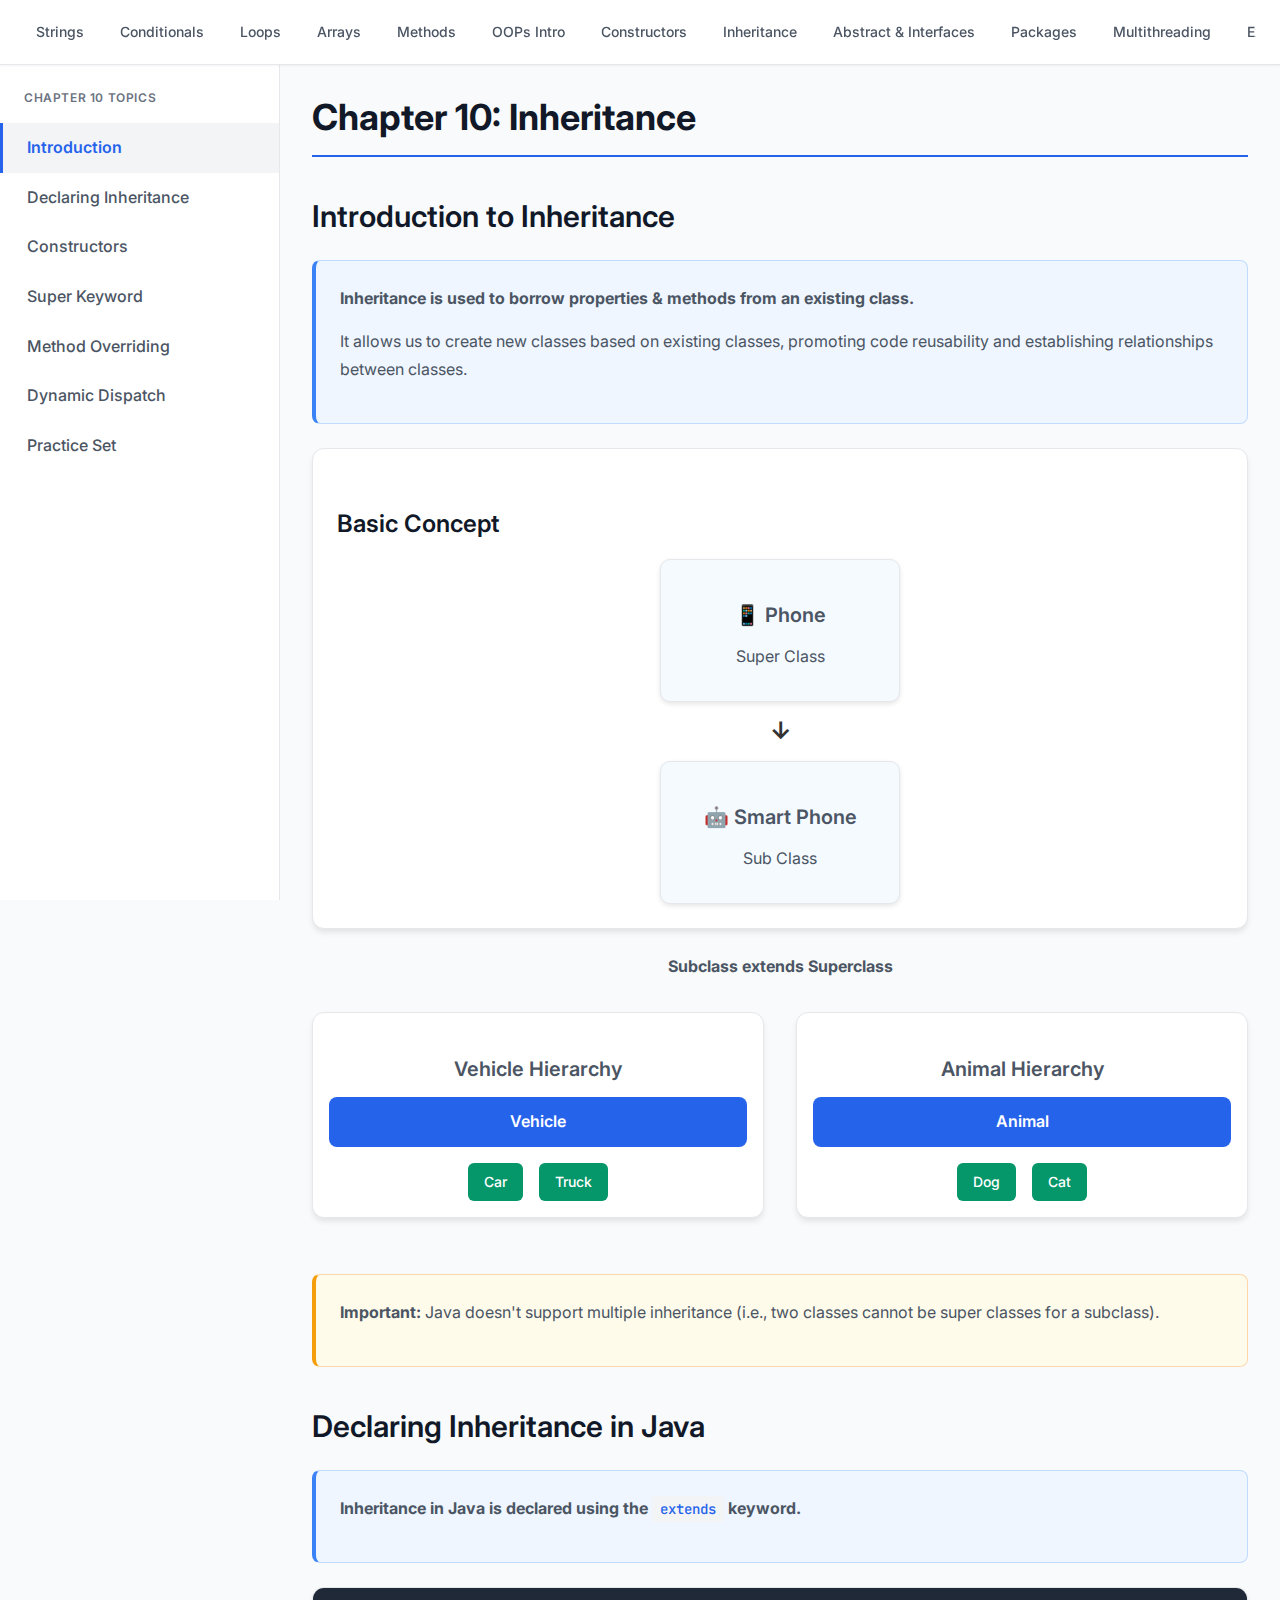
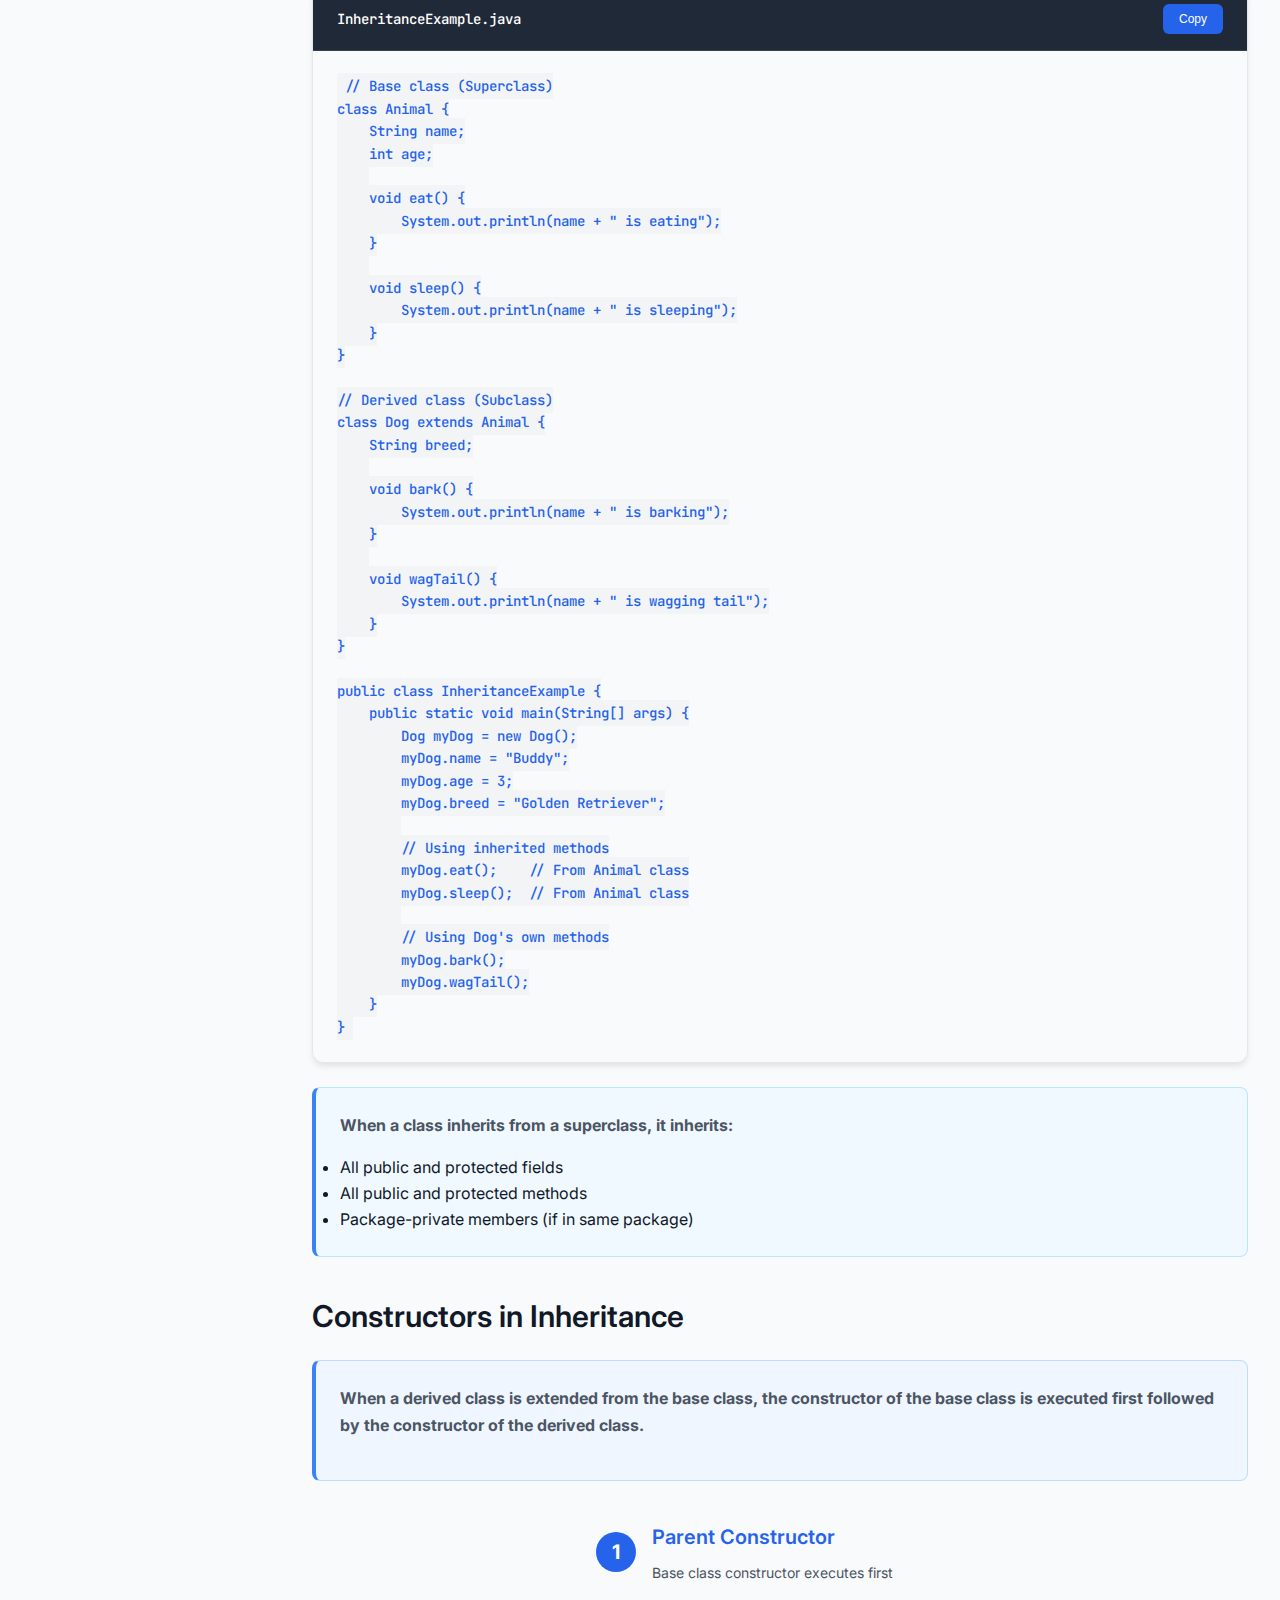
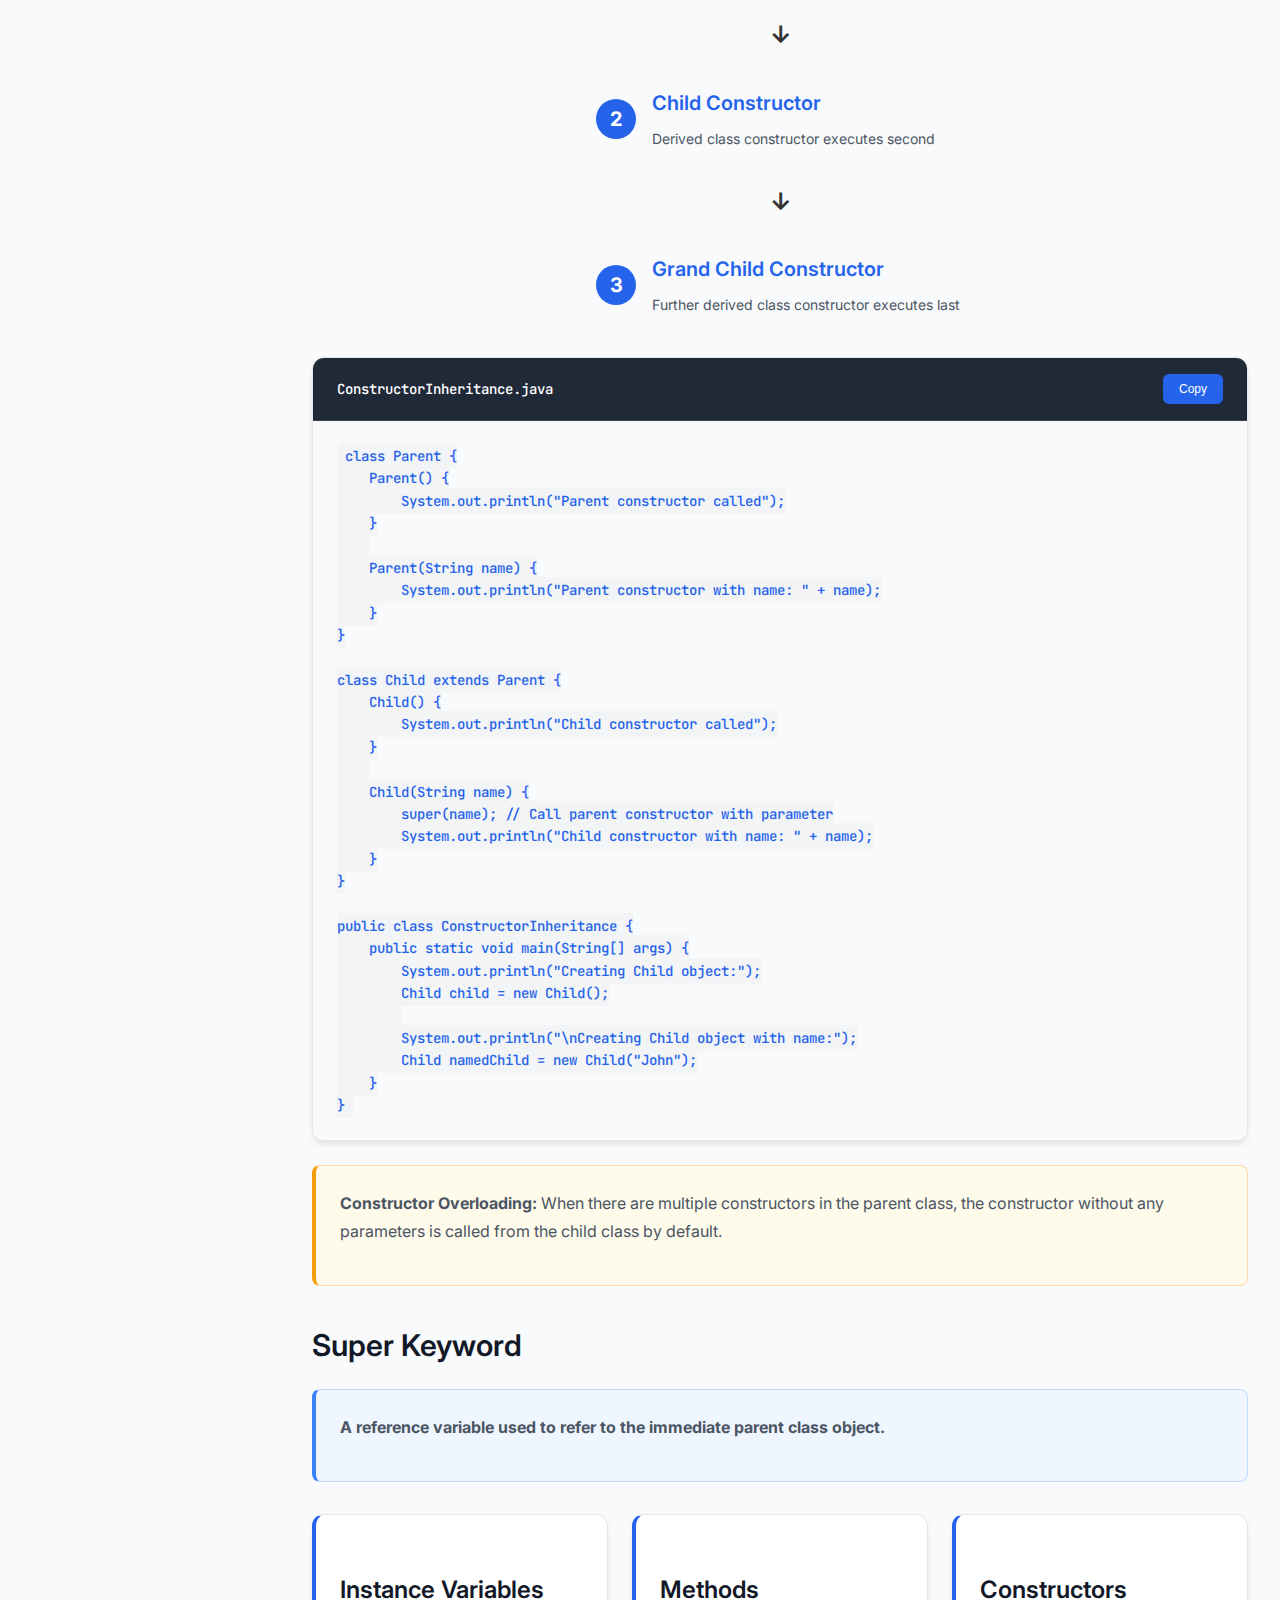
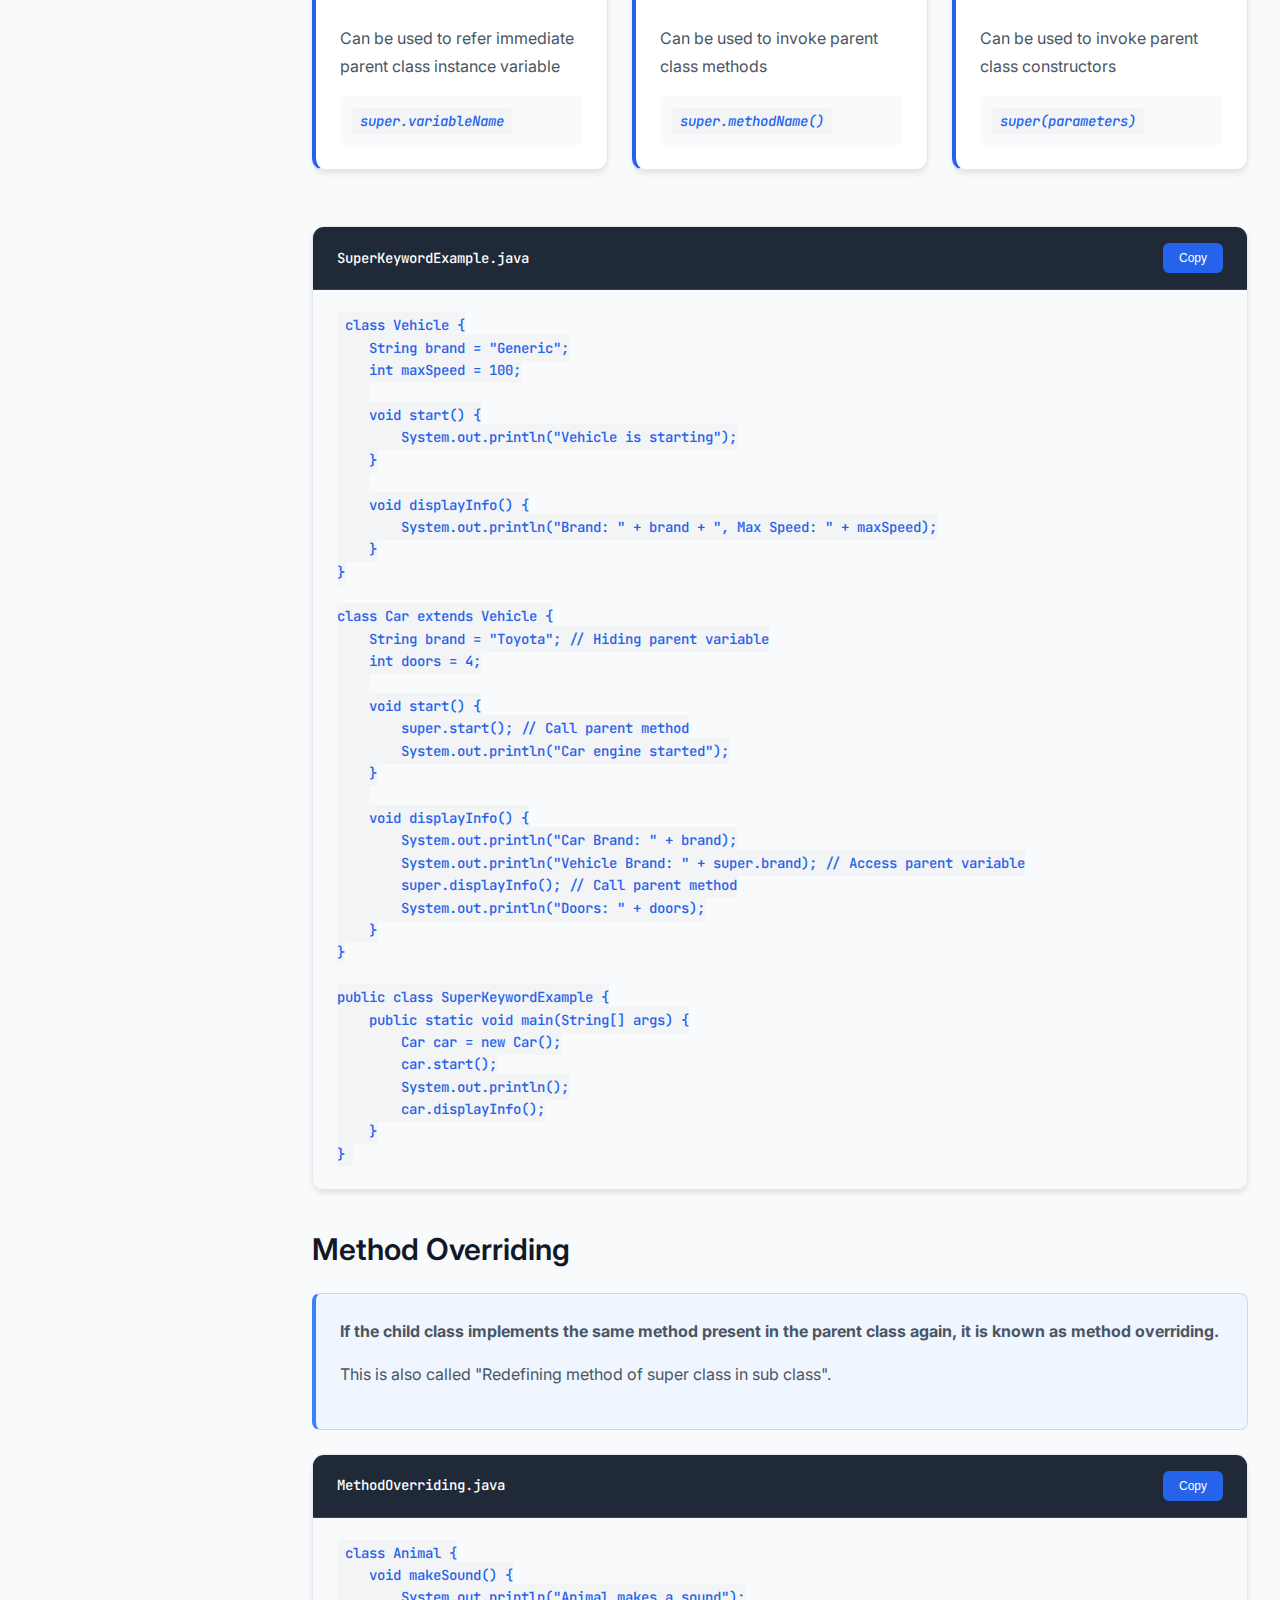
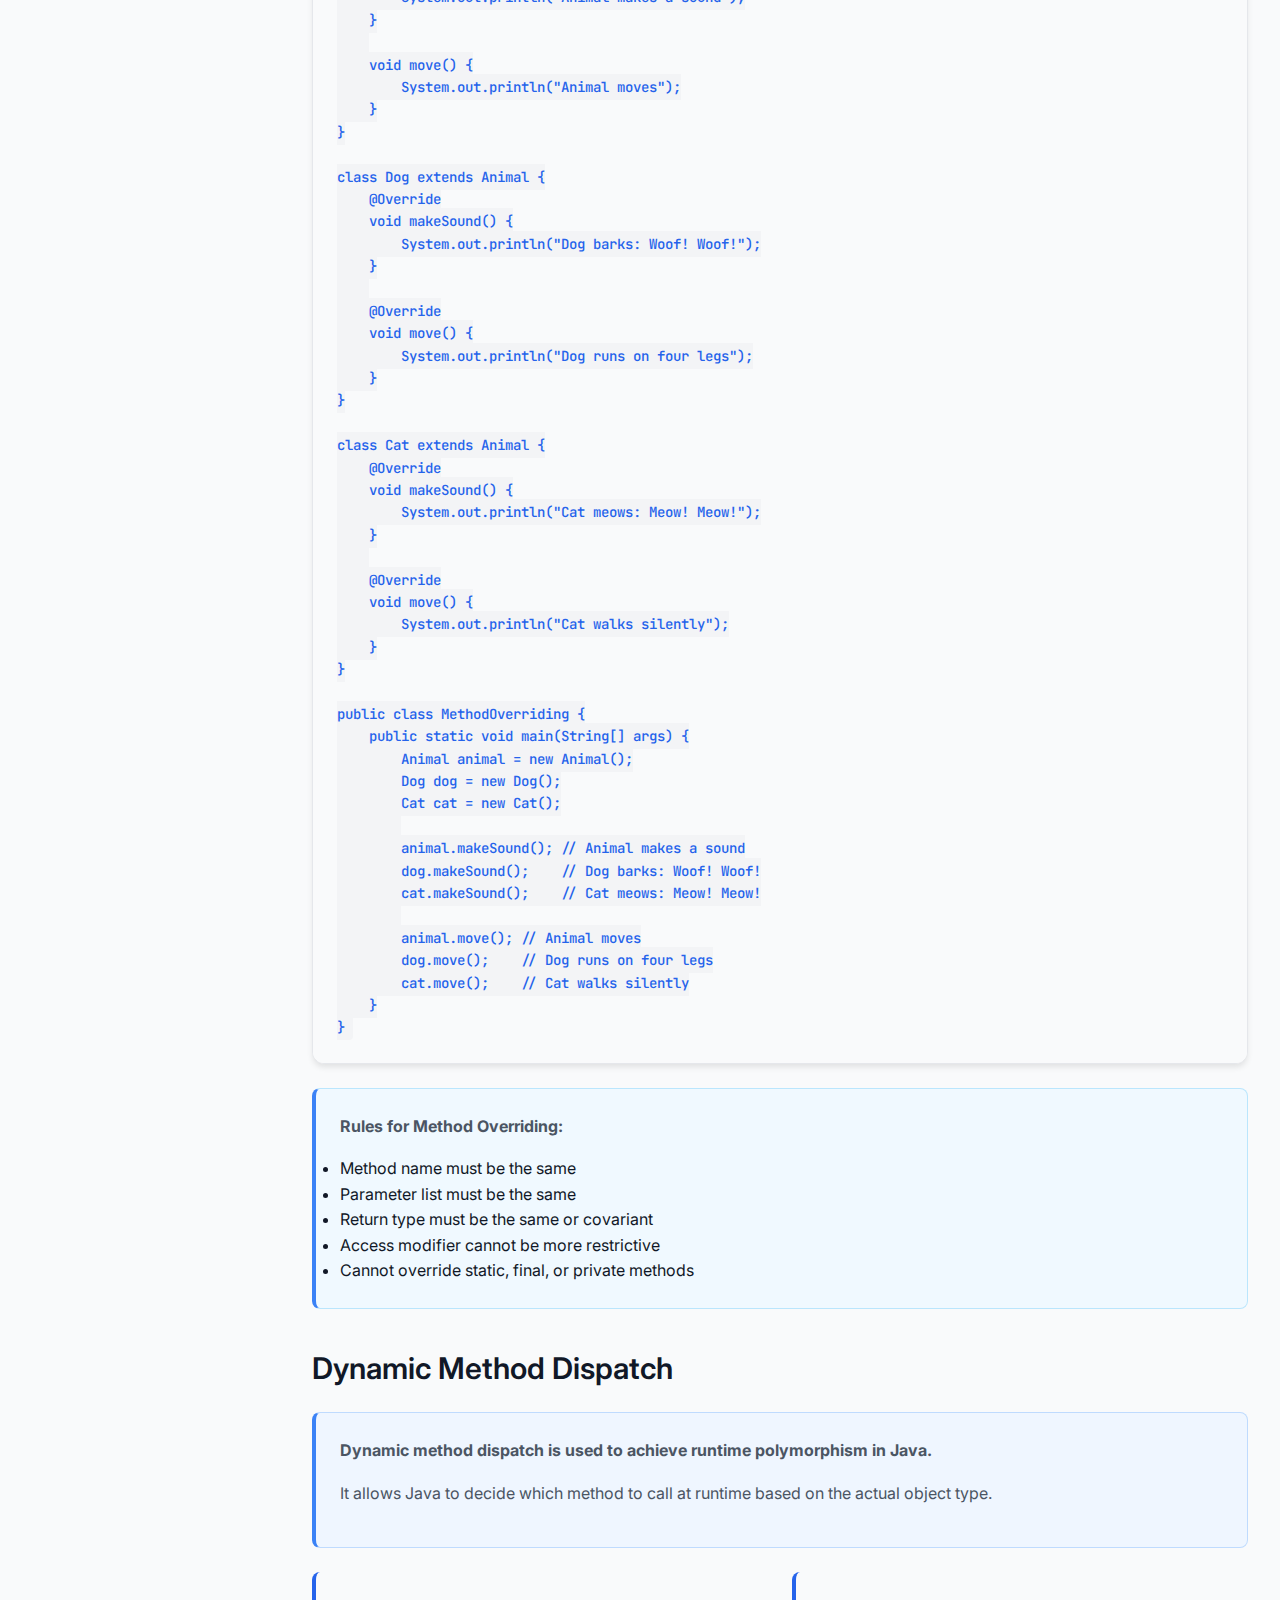
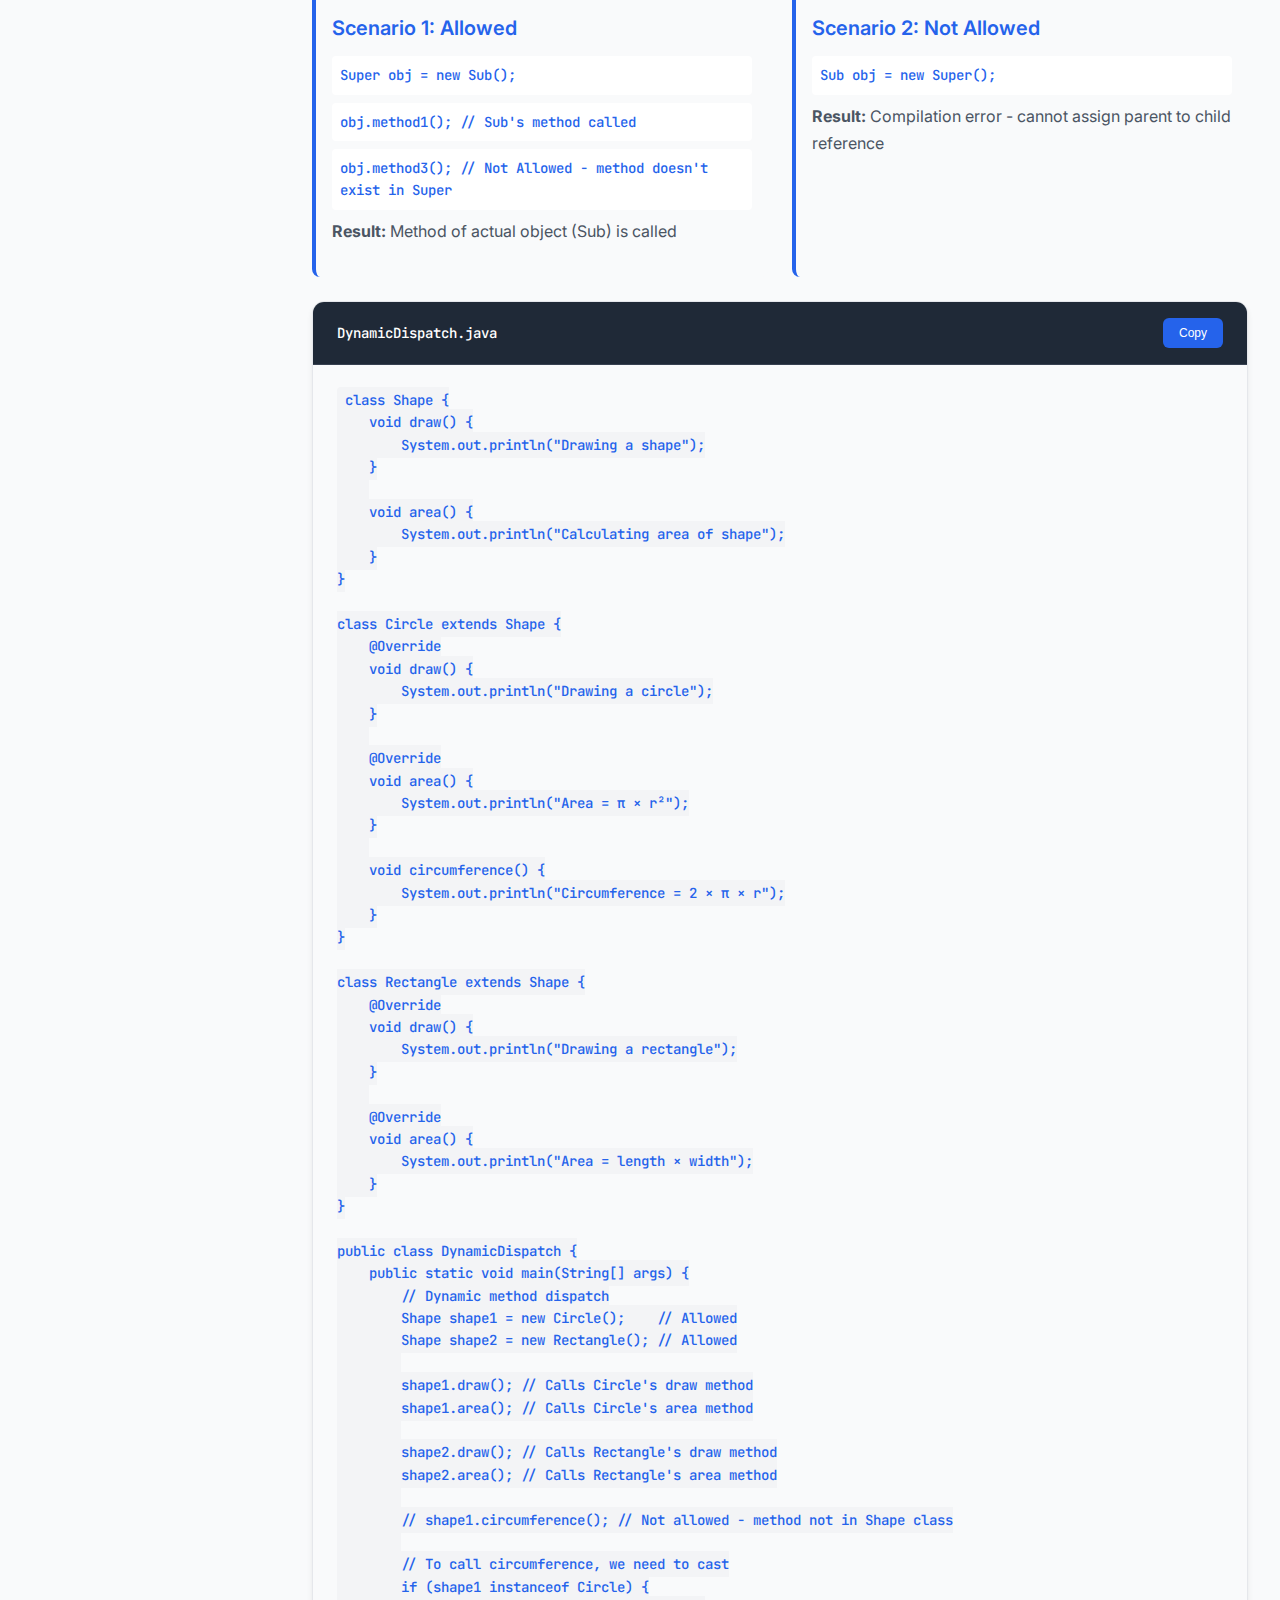
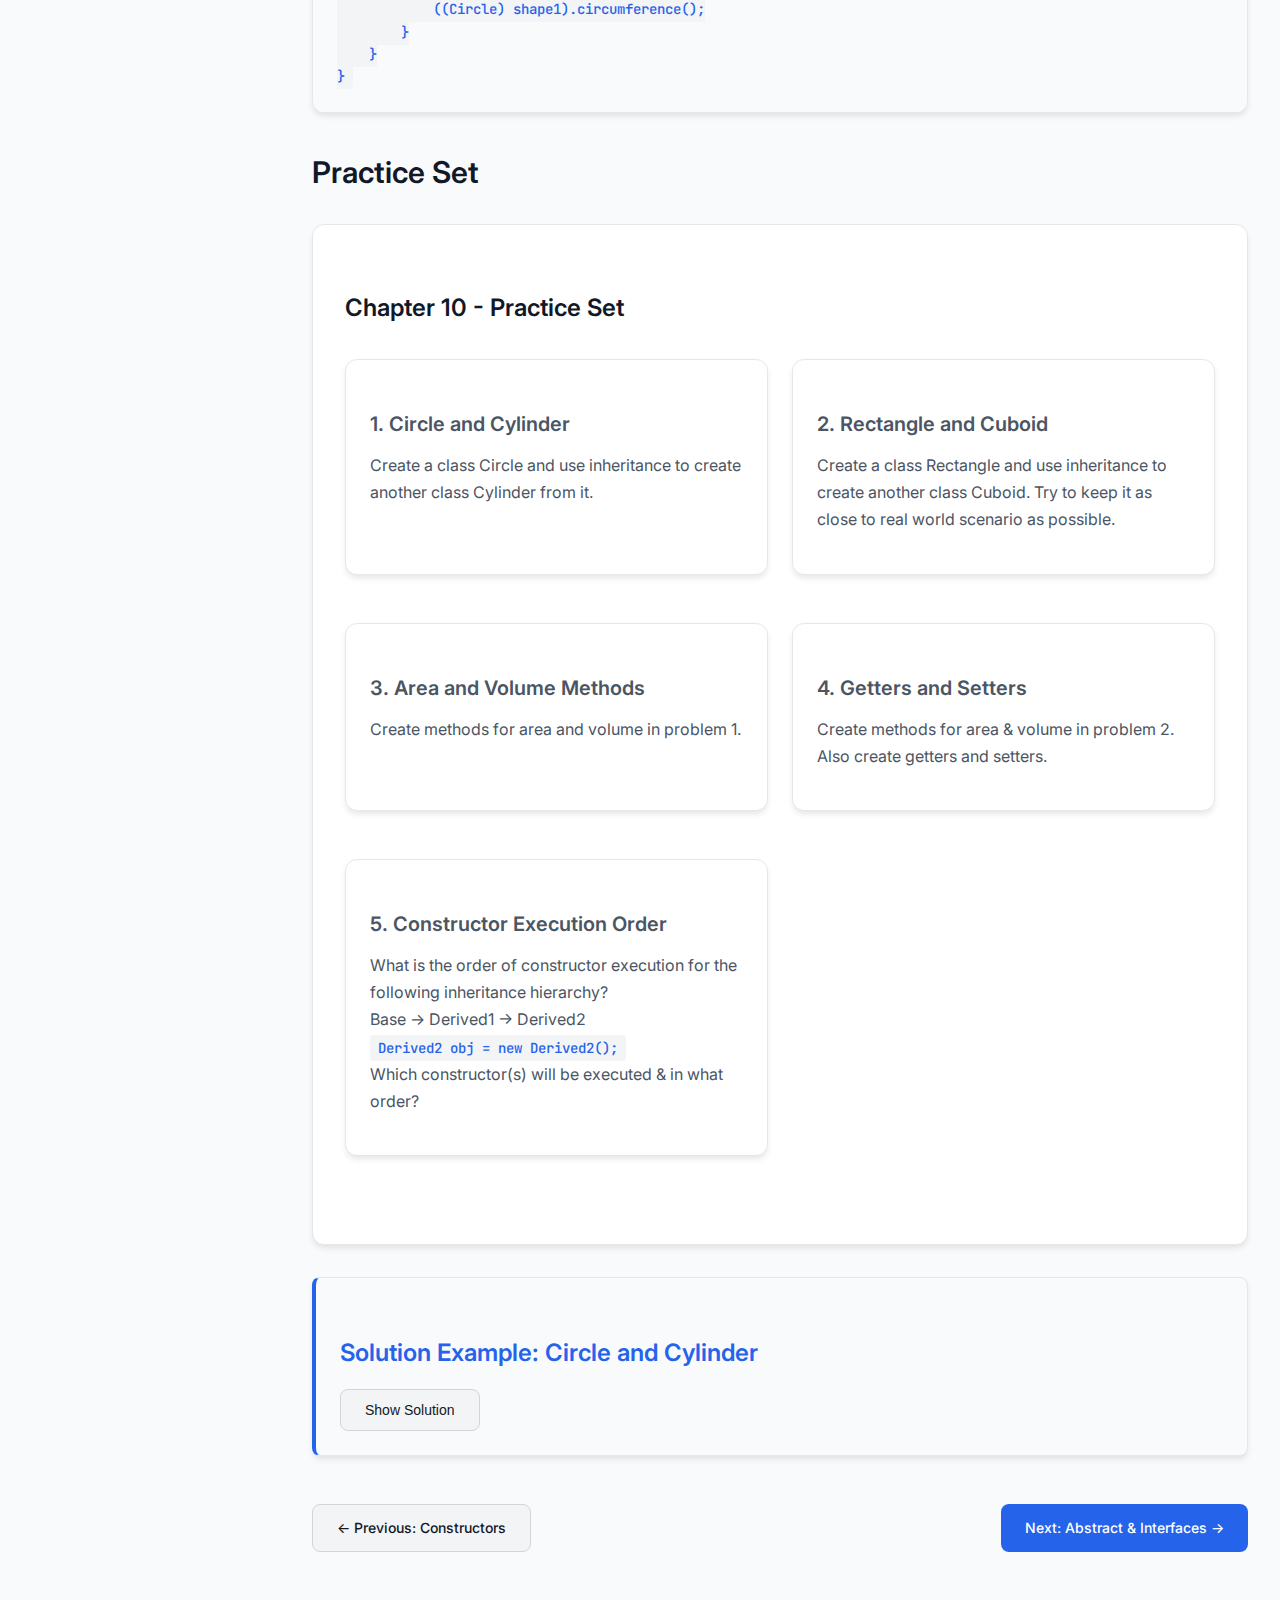
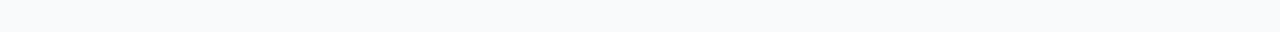
<file: chapter10.html>
<!DOCTYPE html>
<html lang="en">
<head>
    <meta charset="UTF-8">
    <meta name="viewport" content="width=device-width, initial-scale=1.0">
    <title>Chapter 10: Inheritance - Java Tutorial</title>
    <link rel="stylesheet" href="style.css">
</head>
<body>
    <nav class="topnav">
        <div class="nav-container">
           <div class="logo">Java Tutorial</div><br>
            <div class="nav-links" id="navLinks">
                <a href="index.html">Home</a>
                <a href="chapter1.html">Variables</a>
                <a href="chapter2.html">Operators</a>
                <a href="chapter3.html">Strings</a>
                <a href="chapter4.html">Conditionals</a>
                <a href="chapter5.html">Loops</a>
                <a href="chapter6.html">Arrays</a>
                <a href="chapter7.html">Methods</a>
                <a href="chapter8.html">OOPs Intro</a>
                <a href="chapter9.html">Constructors</a>
                <a href="chapter10.html"  class="active">Inheritance</a>
                <a href="chapter11.html">Abstract & Interfaces</a>
                <a href="chapter12.html">Packages</a>
                <a href="chapter13.html">Multithreading</a>
                <a href="chapter14.html">Exceptions</a>
            </div>
           <button class="hamburger" id="hamburger" aria-label="Toggle navigation menu">
                <span></span>
                <span></span>
                <span></span>
           </button>
        </div>
    </nav>

    <aside class="sidebar" id="sidebar">
        <div class="sidebar-section">
            <div class="sidebar-title">Chapter 10 Topics</div>
            <a href="#inheritance-intro" class="active">Introduction</a>
            <a href="#declaring-inheritance">Declaring Inheritance</a>
            <a href="#constructors-inheritance">Constructors</a>
            <a href="#super-keyword">Super Keyword</a>
            <a href="#method-overriding">Method Overriding</a>
            <a href="#dynamic-dispatch">Dynamic Dispatch</a>
            <a href="#practice">Practice Set</a>
        </div>
    </aside>

    <main class="main-content">
        <h1>Chapter 10: Inheritance</h1>
        
        <section id="inheritance-intro">
            <h2>Introduction to Inheritance</h2>
            <div class="definition-box">
                <p><strong>Inheritance is used to borrow properties & methods from an existing class.</strong></p>
                <p>It allows us to create new classes based on existing classes, promoting code reusability and establishing relationships between classes.</p>
            </div>
            
           <div class="inheritance-concept card">
    <h3>Basic Concept</h3>
    <div class="analogy-flow-vertical">
        <div class="analogy-step">
            <h4>📱 Phone</h4>
            <p>Super Class</p>
        </div>

        <div class="arrow">&#8595;</div> <!-- ↓ -->

        <div class="analogy-step">
            <h4>🤖 Smart Phone</h4>
            <p>Sub Class</p>
        </div>
    </div>
</div>

                <p class="text-center mt-4"><strong>Subclass extends Superclass</strong></p>
            </div>

            <div class="hierarchy-examples grid grid-2">
                <div class="tree card">
                    <h4>Vehicle Hierarchy</h4>
                    <div class="parent">Vehicle</div>
                    <div class="children">
                        <div class="child">Car</div>
                        <div class="child">Truck</div>
                    </div>
                </div>
                
                <div class="tree card">
                    <h4>Animal Hierarchy</h4>
                    <div class="parent">Animal</div>
                    <div class="children">
                        <div class="child">Dog</div>
                        <div class="child">Cat</div>
                    </div>
                </div>
            </div>

            <div class="note-box">
                <p><strong>Important:</strong> Java doesn't support multiple inheritance (i.e., two classes cannot be super classes for a subclass).</p>
            </div>
        </section>

        <section id="declaring-inheritance">
            <h2>Declaring Inheritance in Java</h2>
            <div class="definition-box">
                <p><strong>Inheritance in Java is declared using the <code>extends</code> keyword.</strong></p>
            </div>
            
            <div class="code-container">
                <div class="code-header">
                    <span class="file-name">InheritanceExample.java</span>
                    <button class="copy-btn" onclick="copyCode(this)">Copy</button>
                </div>
                <pre><code>// Base class (Superclass)
class Animal {
    String name;
    int age;
    
    void eat() {
        System.out.println(name + " is eating");
    }
    
    void sleep() {
        System.out.println(name + " is sleeping");
    }
}

// Derived class (Subclass)
class Dog extends Animal {
    String breed;
    
    void bark() {
        System.out.println(name + " is barking");
    }
    
    void wagTail() {
        System.out.println(name + " is wagging tail");
    }
}

public class InheritanceExample {
    public static void main(String[] args) {
        Dog myDog = new Dog();
        myDog.name = "Buddy";
        myDog.age = 3;
        myDog.breed = "Golden Retriever";
        
        // Using inherited methods
        myDog.eat();    // From Animal class
        myDog.sleep();  // From Animal class
        
        // Using Dog's own methods
        myDog.bark();
        myDog.wagTail();
    }
}</code></pre>
            </div>

            <div class="info-box">
                <p><strong>When a class inherits from a superclass, it inherits:</strong></p>
                
                    <li>All public and protected fields</li>
                    <li>All public and protected methods</li>
                    <li>Package-private members (if in same package)</li>
               
            </div>
        </section>

        <section id="constructors-inheritance">
            <h2>Constructors in Inheritance</h2>
            <div class="definition-box">
                <p><strong>When a derived class is extended from the base class, the constructor of the base class is executed first followed by the constructor of the derived class.</strong></p>
            </div>
            
            <div class="execution-flow">
                <div class="flow-item">
                    <div class="step-number">1</div>
                    <div class="step-content">
                        <h4>Parent Constructor</h4>
                        <p>Base class constructor executes first</p>
                    </div>
                </div>
                <div class="arrow">↓</div>
                <div class="flow-item">
                    <div class="step-number">2</div>
                    <div class="step-content">
                        <h4>Child Constructor</h4>
                        <p>Derived class constructor executes second</p>
                    </div>
                </div>
                <div class="arrow">↓</div>
                <div class="flow-item">
                    <div class="step-number">3</div>
                    <div class="step-content">
                        <h4>Grand Child Constructor</h4>
                        <p>Further derived class constructor executes last</p>
                    </div>
                </div>
            </div>

            <div class="code-container">
                <div class="code-header">
                    <span class="file-name">ConstructorInheritance.java</span>
                    <button class="copy-btn" onclick="copyCode(this)">Copy</button>
                </div>
                <pre><code>class Parent {
    Parent() {
        System.out.println("Parent constructor called");
    }
    
    Parent(String name) {
        System.out.println("Parent constructor with name: " + name);
    }
}

class Child extends Parent {
    Child() {
        System.out.println("Child constructor called");
    }
    
    Child(String name) {
        super(name); // Call parent constructor with parameter
        System.out.println("Child constructor with name: " + name);
    }
}

public class ConstructorInheritance {
    public static void main(String[] args) {
        System.out.println("Creating Child object:");
        Child child = new Child();
        
        System.out.println("\nCreating Child object with name:");
        Child namedChild = new Child("John");
    }
}</code></pre>
            </div>

            <div class="note-box">
                <p><strong>Constructor Overloading:</strong> When there are multiple constructors in the parent class, the constructor without any parameters is called from the child class by default.</p>
            </div>
        </section>

        <section id="super-keyword">
            <h2>Super Keyword</h2>
            <div class="definition-box">
                <p><strong>A reference variable used to refer to the immediate parent class object.</strong></p>
            </div>
            
            <div class="super-uses grid grid-3">
                <div class="concept-card card">
                    <h3>Instance Variables</h3>
                    <p>Can be used to refer immediate parent class instance variable</p>
                    <div class="example">
                        <code>super.variableName</code>
                    </div>
                </div>
                
                <div class="concept-card card">
                    <h3>Methods</h3>
                    <p>Can be used to invoke parent class methods</p>
                    <div class="example">
                        <code>super.methodName()</code>
                    </div>
                </div>
                
                <div class="concept-card card">
                    <h3>Constructors</h3>
                    <p>Can be used to invoke parent class constructors</p>
                    <div class="example">
                        <code>super(parameters)</code>
                    </div>
                </div>
            </div>

            <div class="code-container">
                <div class="code-header">
                    <span class="file-name">SuperKeywordExample.java</span>
                    <button class="copy-btn" onclick="copyCode(this)">Copy</button>
                </div>
                <pre><code>class Vehicle {
    String brand = "Generic";
    int maxSpeed = 100;
    
    void start() {
        System.out.println("Vehicle is starting");
    }
    
    void displayInfo() {
        System.out.println("Brand: " + brand + ", Max Speed: " + maxSpeed);
    }
}

class Car extends Vehicle {
    String brand = "Toyota"; // Hiding parent variable
    int doors = 4;
    
    void start() {
        super.start(); // Call parent method
        System.out.println("Car engine started");
    }
    
    void displayInfo() {
        System.out.println("Car Brand: " + brand);
        System.out.println("Vehicle Brand: " + super.brand); // Access parent variable
        super.displayInfo(); // Call parent method
        System.out.println("Doors: " + doors);
    }
}

public class SuperKeywordExample {
    public static void main(String[] args) {
        Car car = new Car();
        car.start();
        System.out.println();
        car.displayInfo();
    }
}</code></pre>
            </div>
        </section>

        <section id="method-overriding">
            <h2>Method Overriding</h2>
            <div class="definition-box">
                <p><strong>If the child class implements the same method present in the parent class again, it is known as method overriding.</strong></p>
                <p>This is also called "Redefining method of super class in sub class".</p>
            </div>
            
            <div class="code-container">
                <div class="code-header">
                    <span class="file-name">MethodOverriding.java</span>
                    <button class="copy-btn" onclick="copyCode(this)">Copy</button>
                </div>
                <pre><code>class Animal {
    void makeSound() {
        System.out.println("Animal makes a sound");
    }
    
    void move() {
        System.out.println("Animal moves");
    }
}

class Dog extends Animal {
    @Override
    void makeSound() {
        System.out.println("Dog barks: Woof! Woof!");
    }
    
    @Override
    void move() {
        System.out.println("Dog runs on four legs");
    }
}

class Cat extends Animal {
    @Override
    void makeSound() {
        System.out.println("Cat meows: Meow! Meow!");
    }
    
    @Override
    void move() {
        System.out.println("Cat walks silently");
    }
}

public class MethodOverriding {
    public static void main(String[] args) {
        Animal animal = new Animal();
        Dog dog = new Dog();
        Cat cat = new Cat();
        
        animal.makeSound(); // Animal makes a sound
        dog.makeSound();    // Dog barks: Woof! Woof!
        cat.makeSound();    // Cat meows: Meow! Meow!
        
        animal.move(); // Animal moves
        dog.move();    // Dog runs on four legs
        cat.move();    // Cat walks silently
    }
}</code></pre>
            </div>

            <div class="info-box">
                <p><strong>Rules for Method Overriding:</strong></p>
                
                    <li>Method name must be the same</li>
                    <li>Parameter list must be the same</li>
                    <li>Return type must be the same or covariant</li>
                    <li>Access modifier cannot be more restrictive</li>
                    <li>Cannot override static, final, or private methods</li>
              
            </div>
        </section>

        <section id="dynamic-dispatch">
            <h2>Dynamic Method Dispatch</h2>
            <div class="definition-box">
                <p><strong>Dynamic method dispatch is used to achieve runtime polymorphism in Java.</strong></p>
                <p>It allows Java to decide which method to call at runtime based on the actual object type.</p>
            </div>
            
            <div class="scenarios">
                <div class="scenario">
                    <h4>Scenario 1: Allowed</h4>
                    <code>Super obj = new Sub();</code>
                    <code>obj.method1(); // Sub's method called</code>
                    <code>obj.method3(); // Not Allowed - method doesn't exist in Super</code>
                    <p><strong>Result:</strong> Method of actual object (Sub) is called</p>
                </div>
                
                <div class="scenario">
                    <h4>Scenario 2: Not Allowed</h4>
                    <code>Sub obj = new Super();</code>
                    <p><strong>Result:</strong> Compilation error - cannot assign parent to child reference</p>
                </div>
            </div>

            <div class="code-container">
                <div class="code-header">
                    <span class="file-name">DynamicDispatch.java</span>
                    <button class="copy-btn" onclick="copyCode(this)">Copy</button>
                </div>
                <pre><code>class Shape {
    void draw() {
        System.out.println("Drawing a shape");
    }
    
    void area() {
        System.out.println("Calculating area of shape");
    }
}

class Circle extends Shape {
    @Override
    void draw() {
        System.out.println("Drawing a circle");
    }
    
    @Override
    void area() {
        System.out.println("Area = π × r²");
    }
    
    void circumference() {
        System.out.println("Circumference = 2 × π × r");
    }
}

class Rectangle extends Shape {
    @Override
    void draw() {
        System.out.println("Drawing a rectangle");
    }
    
    @Override
    void area() {
        System.out.println("Area = length × width");
    }
}

public class DynamicDispatch {
    public static void main(String[] args) {
        // Dynamic method dispatch
        Shape shape1 = new Circle();    // Allowed
        Shape shape2 = new Rectangle(); // Allowed
        
        shape1.draw(); // Calls Circle's draw method
        shape1.area(); // Calls Circle's area method
        
        shape2.draw(); // Calls Rectangle's draw method
        shape2.area(); // Calls Rectangle's area method
        
        // shape1.circumference(); // Not allowed - method not in Shape class
        
        // To call circumference, we need to cast
        if (shape1 instanceof Circle) {
            ((Circle) shape1).circumference();
        }
    }
}</code></pre>
            </div>
        </section>

        <section id="practice">
            <h2>Practice Set</h2>
            
            <div class="practice-set">
                <h3>Chapter 10 - Practice Set</h3>
                <div class="practice-problems grid grid-2">
                    <div class="problem-item card">
                        <h4>1. Circle and Cylinder</h4>
                        <p>Create a class Circle and use inheritance to create another class Cylinder from it.</p>
                    </div>
                    
                    <div class="problem-item card">
                        <h4>2. Rectangle and Cuboid</h4>
                        <p>Create a class Rectangle and use inheritance to create another class Cuboid. Try to keep it as close to real world scenario as possible.</p>
                    </div>
                    
                    <div class="problem-item card">
                        <h4>3. Area and Volume Methods</h4>
                        <p>Create methods for area and volume in problem 1.</p>
                    </div>
                    
                    <div class="problem-item card">
                        <h4>4. Getters and Setters</h4>
                        <p>Create methods for area & volume in problem 2. Also create getters and setters.</p>
                    </div>
                    
                    <div class="problem-item card">
                        <h4>5. Constructor Execution Order</h4>
                        <p>What is the order of constructor execution for the following inheritance hierarchy?<br>
                        Base → Derived1 → Derived2<br>
                        <code>Derived2 obj = new Derived2();</code><br>
                        Which constructor(s) will be executed & in what order?</p>
                    </div>
                </div>
            </div>

            <div class="exercise card">
                <h3>Solution Example: Circle and Cylinder</h3>
                <div class="solution-container">
                    <button class="btn btn-secondary show-solution-btn" onclick="toggleSolution('solution1')">Show Solution</button>
                    <div id="solution1" class="solution-code" style="display: none;">
                        <div class="code-container">
                            <div class="code-header">
                                <span class="file-name">CircleCylinder.java</span>
                                <button class="copy-btn" onclick="copyCode(this)">Copy</button>
                            </div>
                            <pre><code>class Circle {
    protected double radius;
    
    public Circle(double radius) {
        this.radius = radius;
    }
    
    public double getArea() {
        return Math.PI * radius * radius;
    }
    
    public double getRadius() {
        return radius;
    }
    
    public void setRadius(double radius) {
        this.radius = radius;
    }
}

class Cylinder extends Circle {
    private double height;
    
    public Cylinder(double radius, double height) {
        super(radius); // Call parent constructor
        this.height = height;
    }
    
    public double getVolume() {
        return getArea() * height; // Using inherited method
    }
    
    public double getSurfaceArea() {
        return 2 * getArea() + 2 * Math.PI * radius * height;
    }
    
    public double getHeight() {
        return height;
    }
    
    public void setHeight(double height) {
        this.height = height;
    }
}

public class CircleCylinder {
    public static void main(String[] args) {
        Circle circle = new Circle(5.0);
        System.out.println("Circle Area: " + circle.getArea());
        
        Cylinder cylinder = new Cylinder(5.0, 10.0);
        System.out.println("Cylinder Volume: " + cylinder.getVolume());
        System.out.println("Cylinder Surface Area: " + cylinder.getSurfaceArea());
    }
}</code></pre>
                        </div>
                    </div>
                </div>
            </div>
        </section>

        <div class="chapter-nav">
            <a href="chapter9.html" class="btn btn-secondary">← Previous: Constructors</a>
            <a href="chapter11.html" class="btn btn-primary">Next: Abstract & Interfaces →</a>
        </div>
    </main>

   

    <script src="script.js"></script>
</body>
</file>
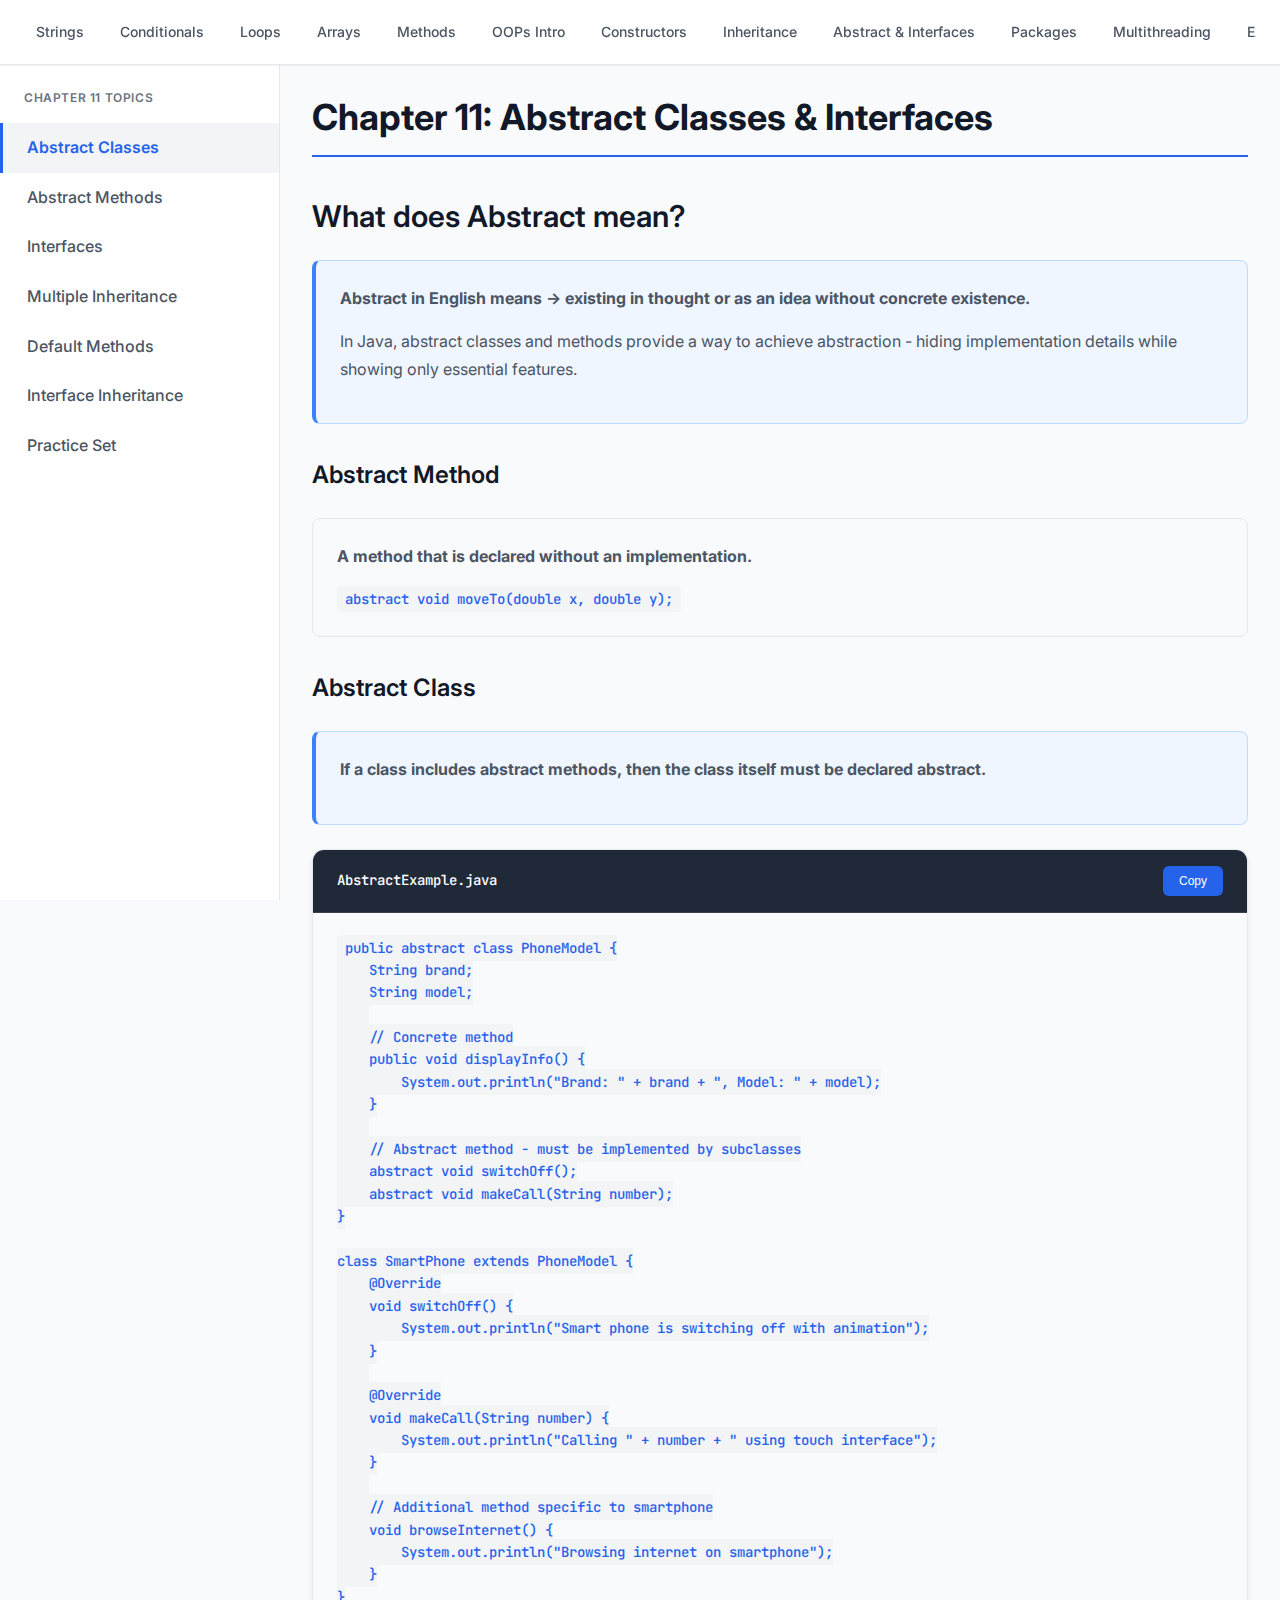
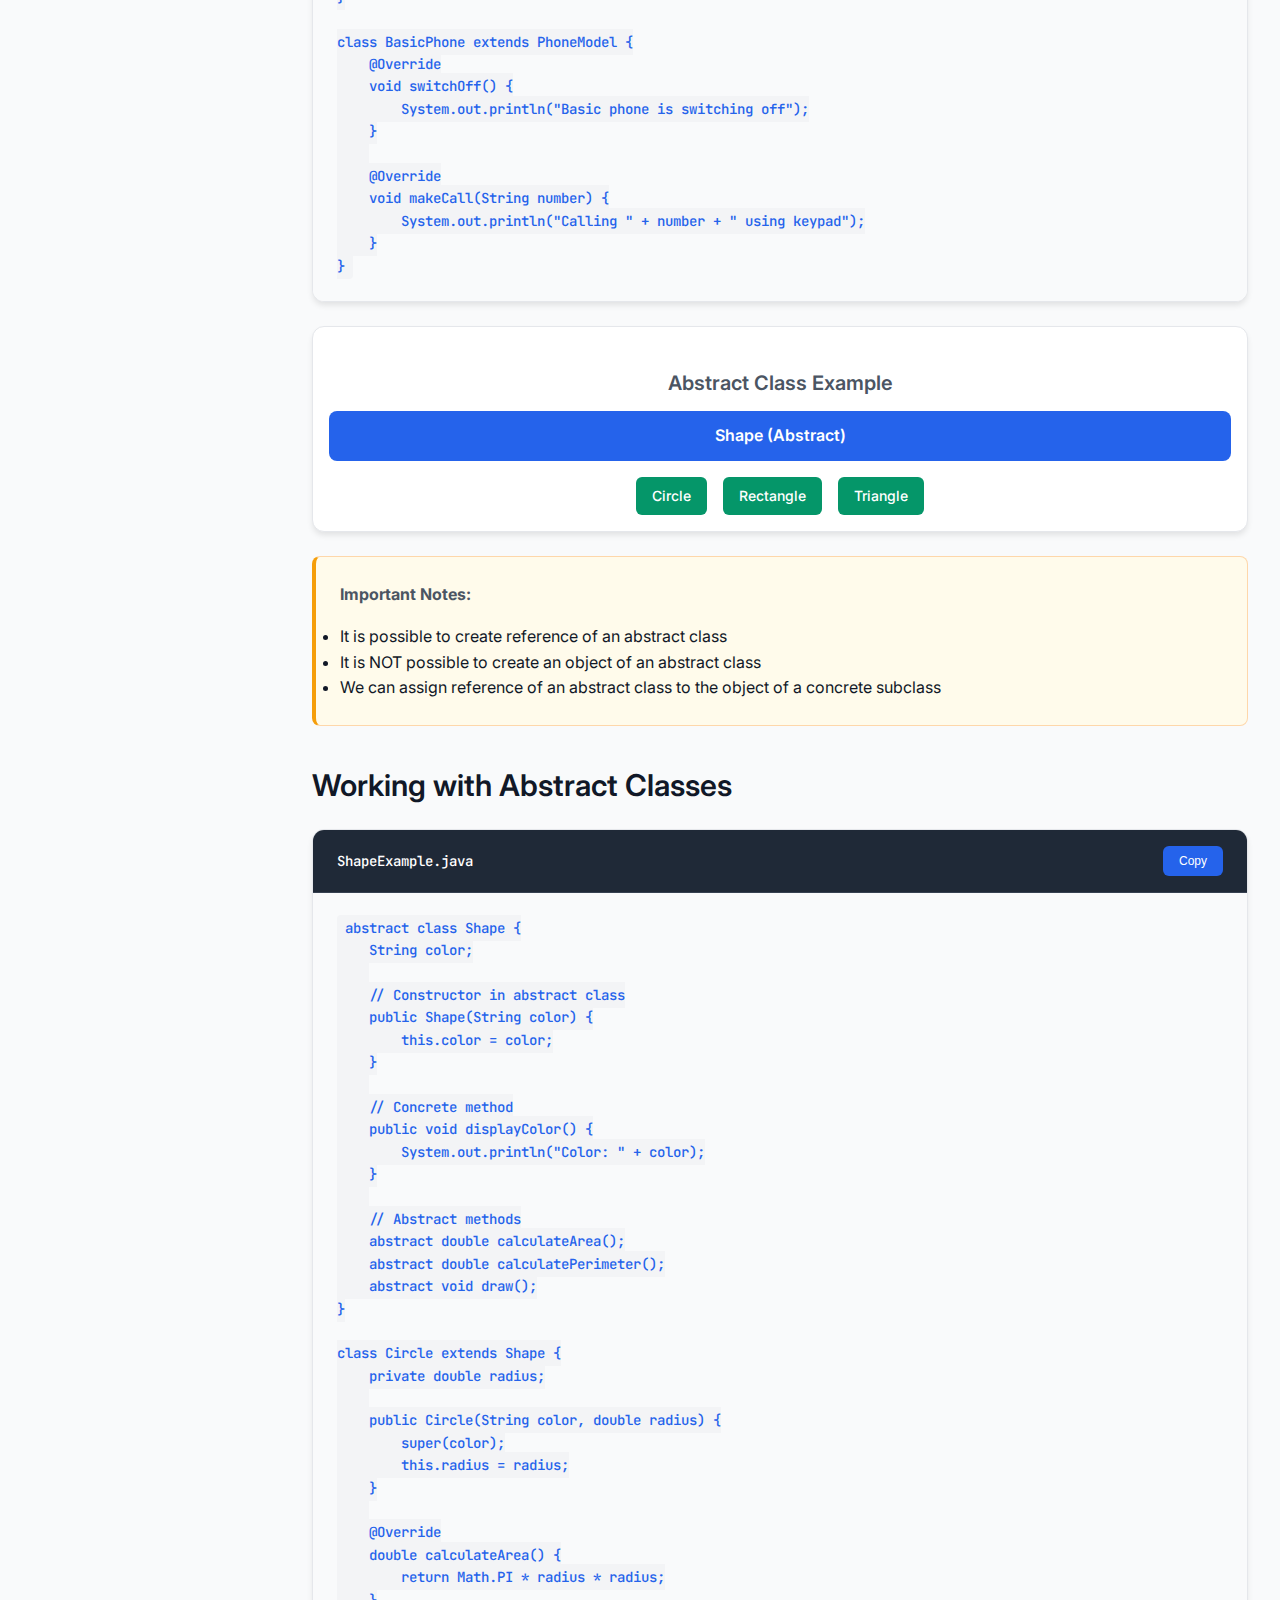
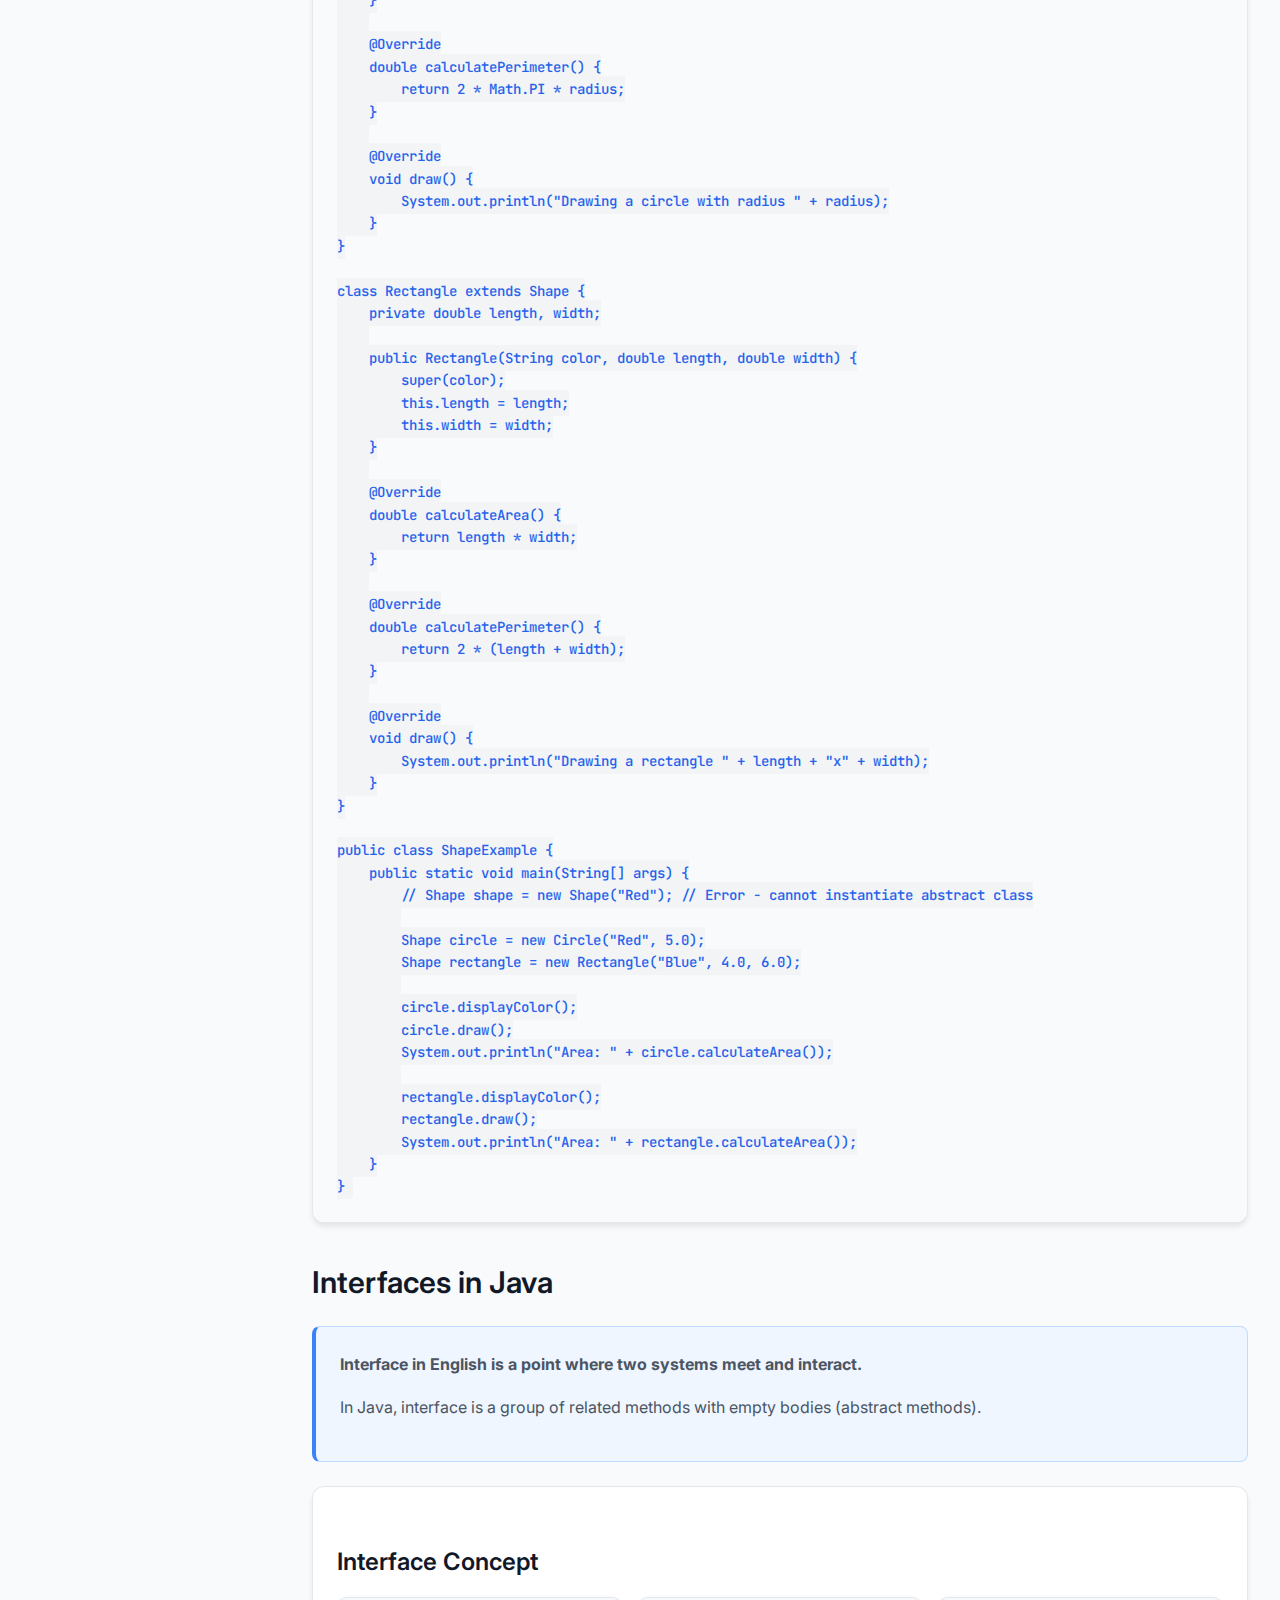
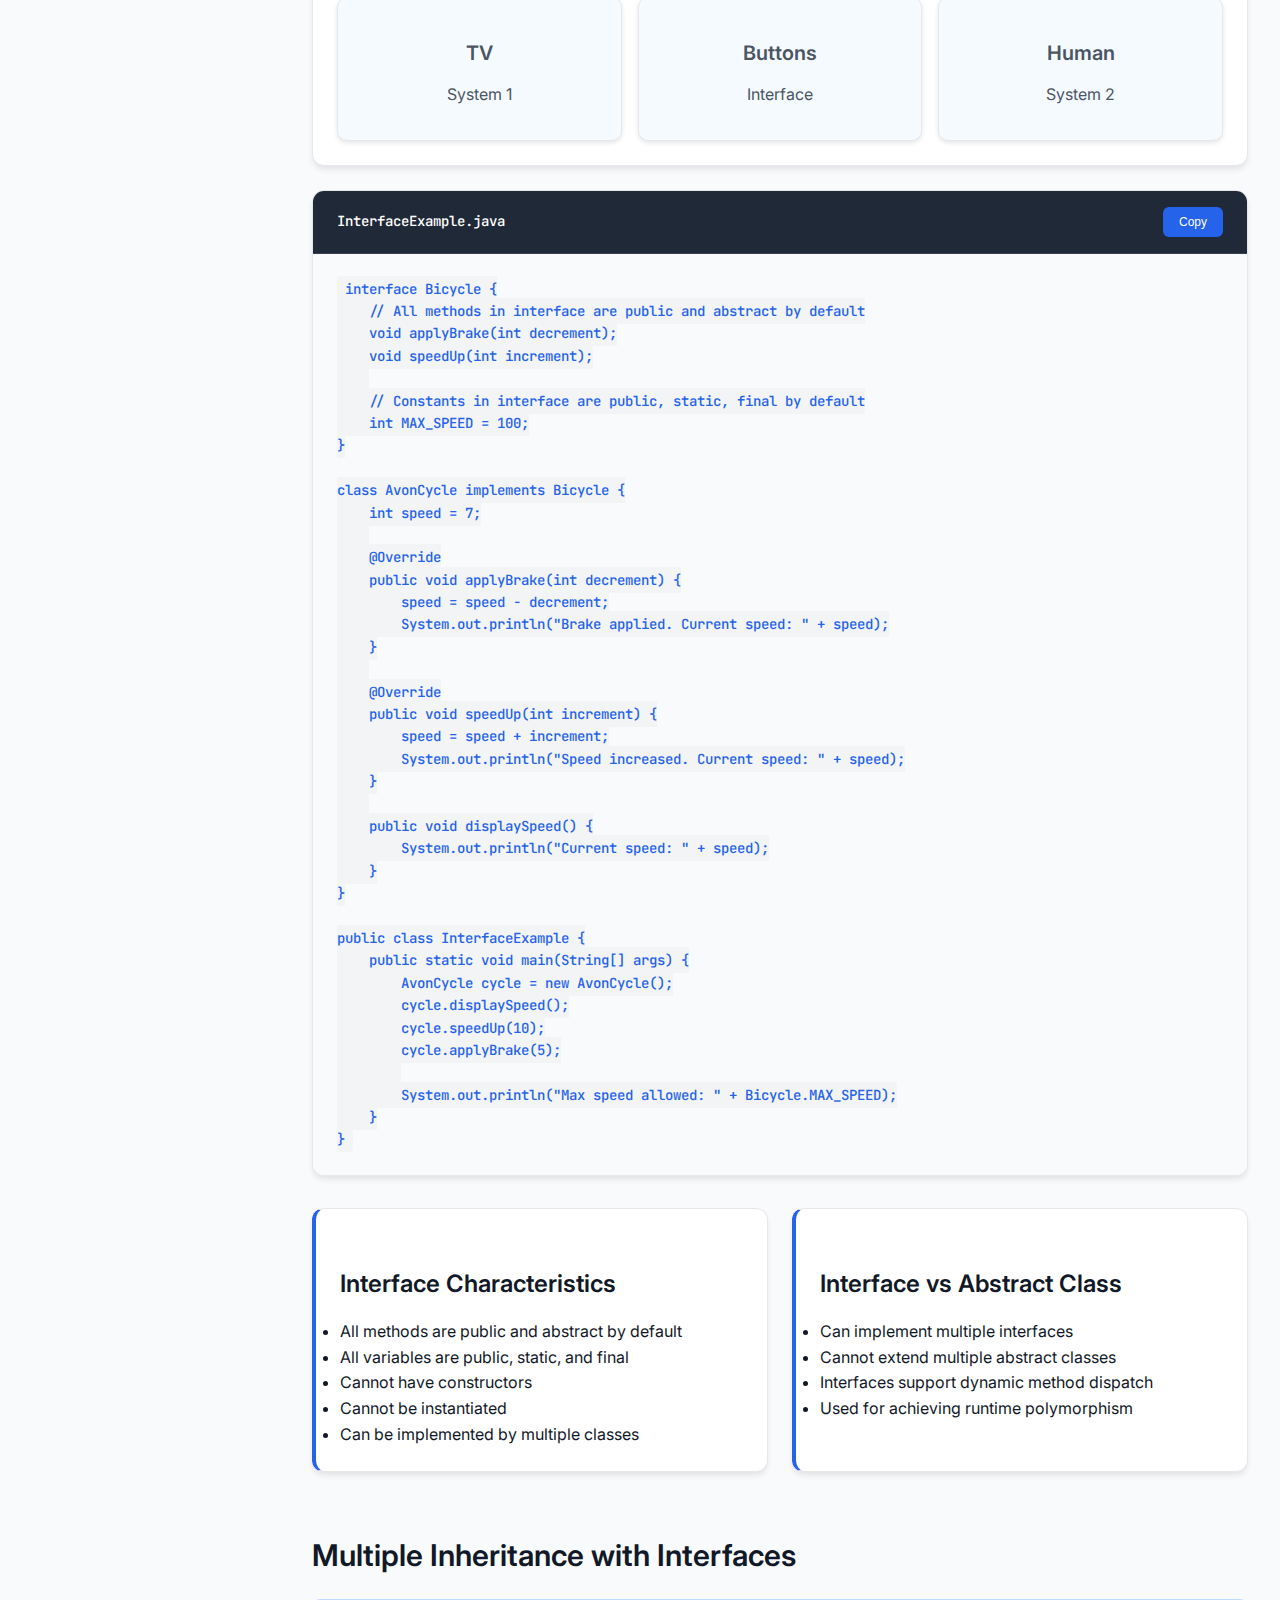
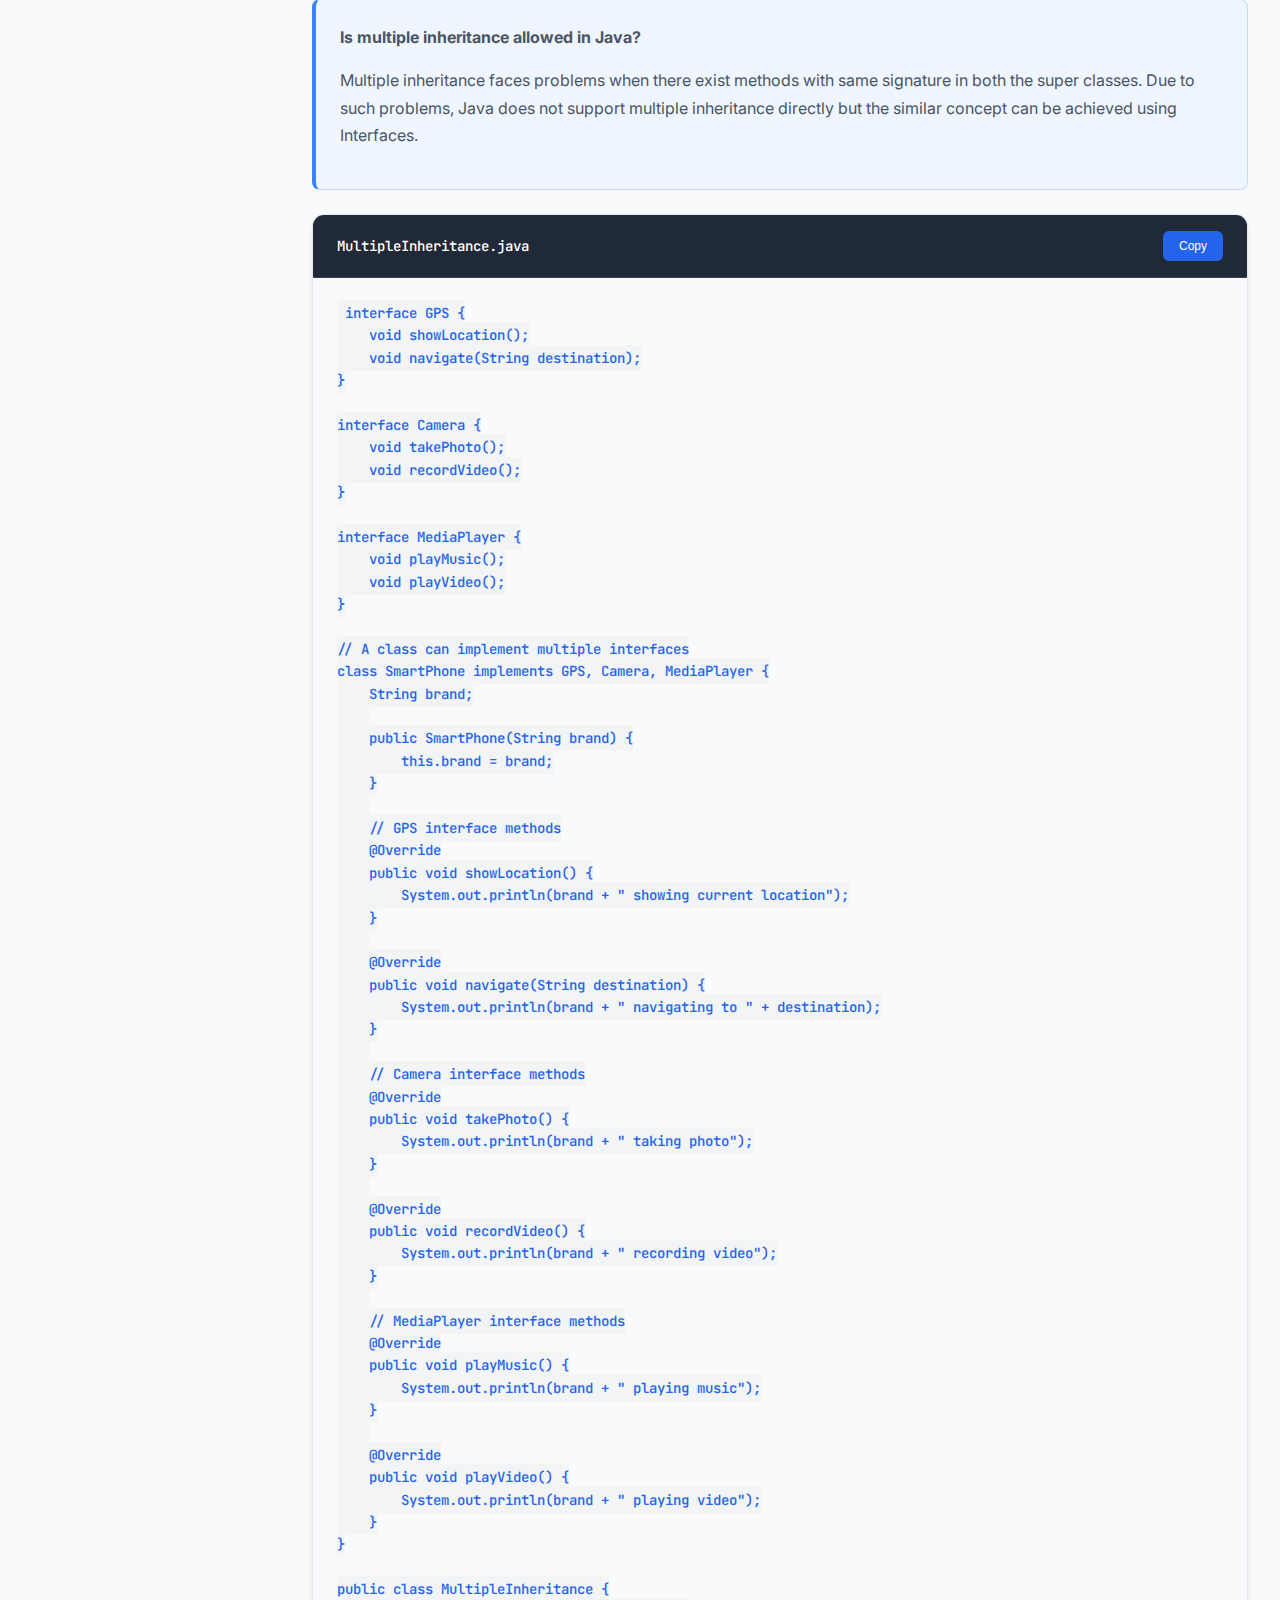
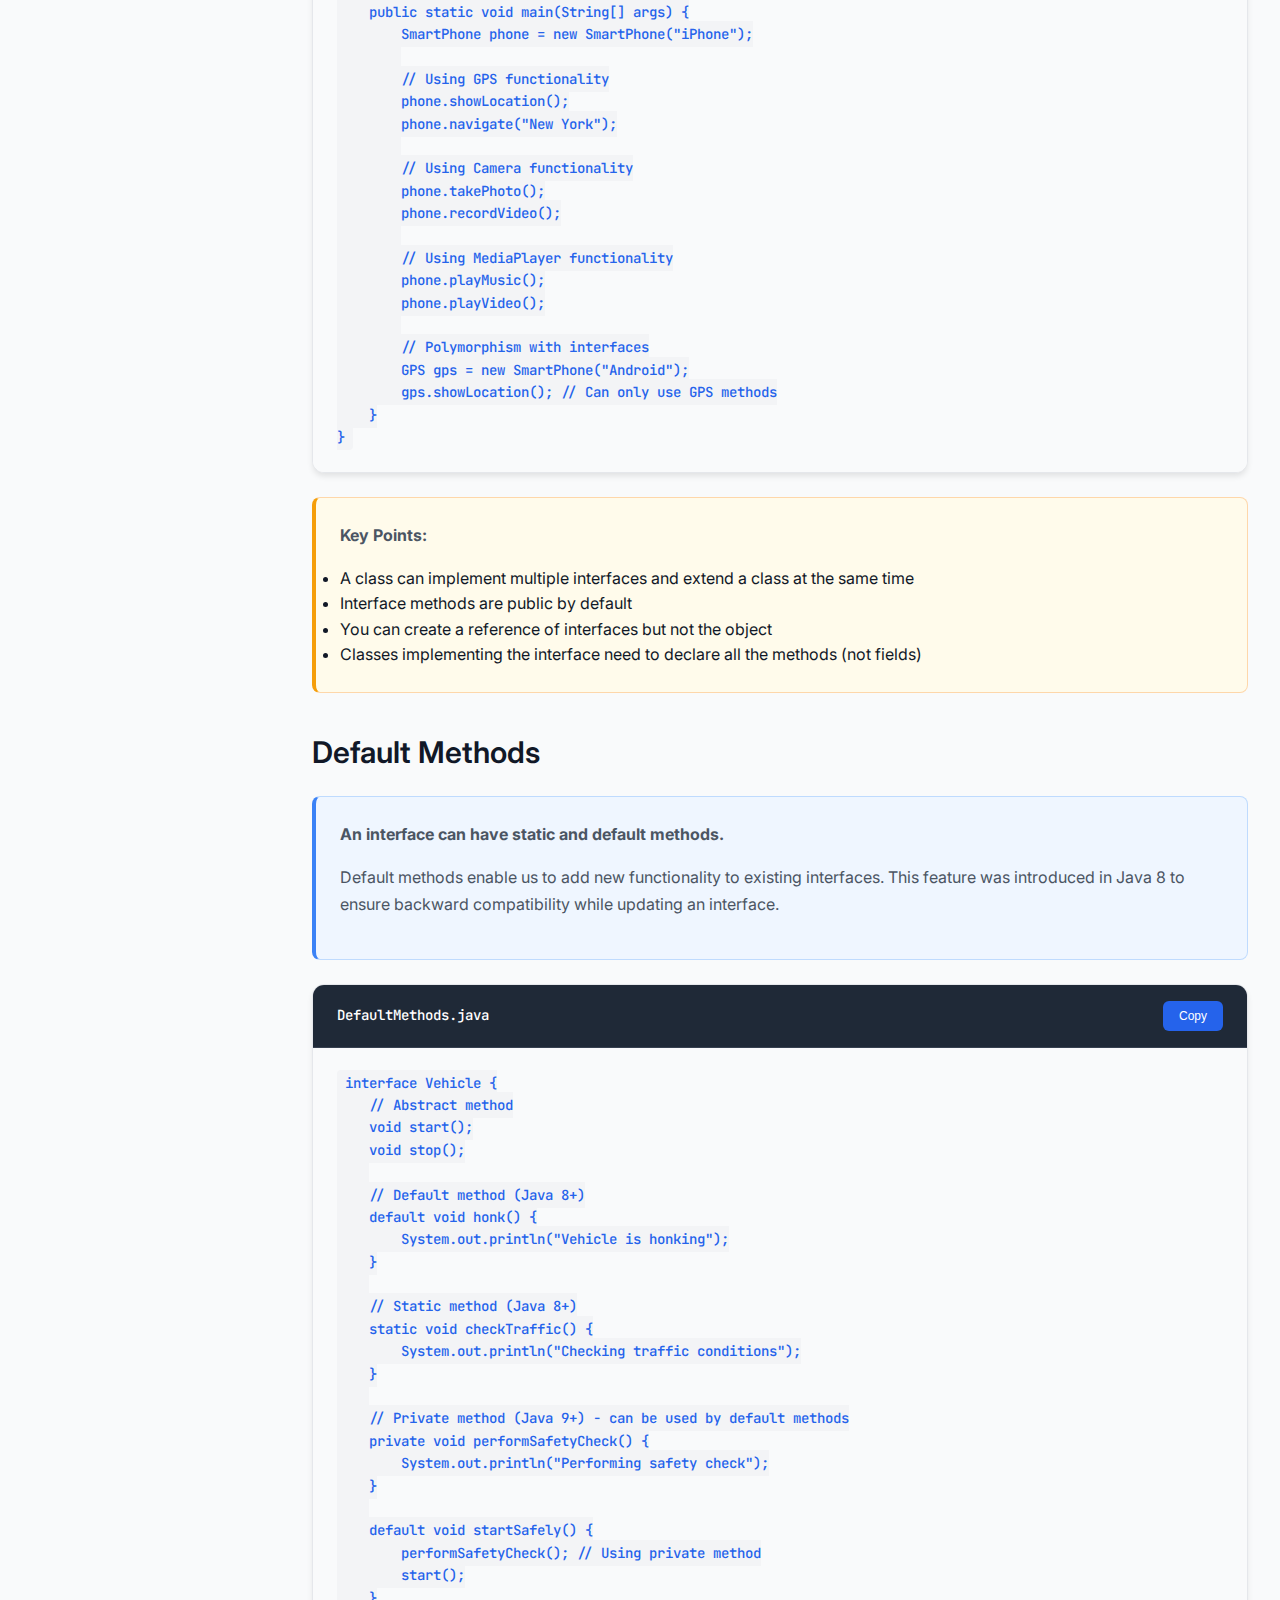
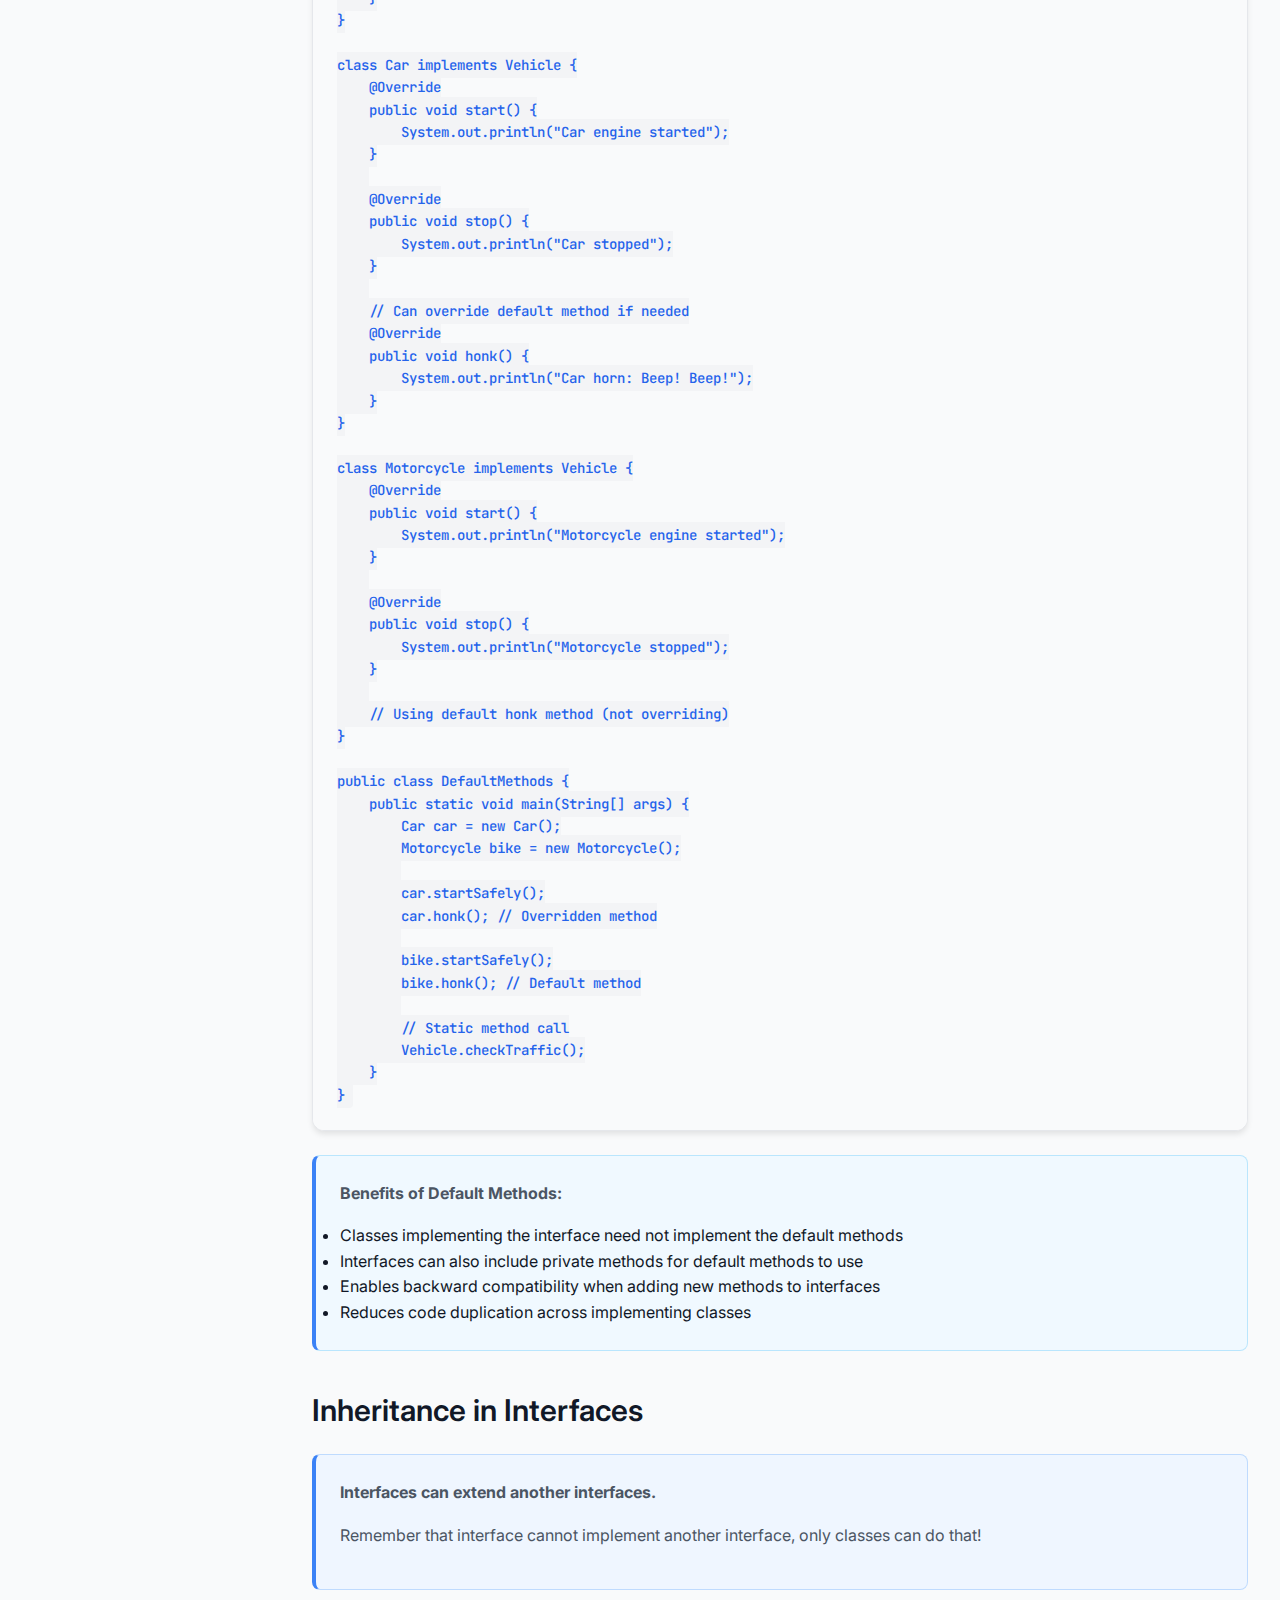
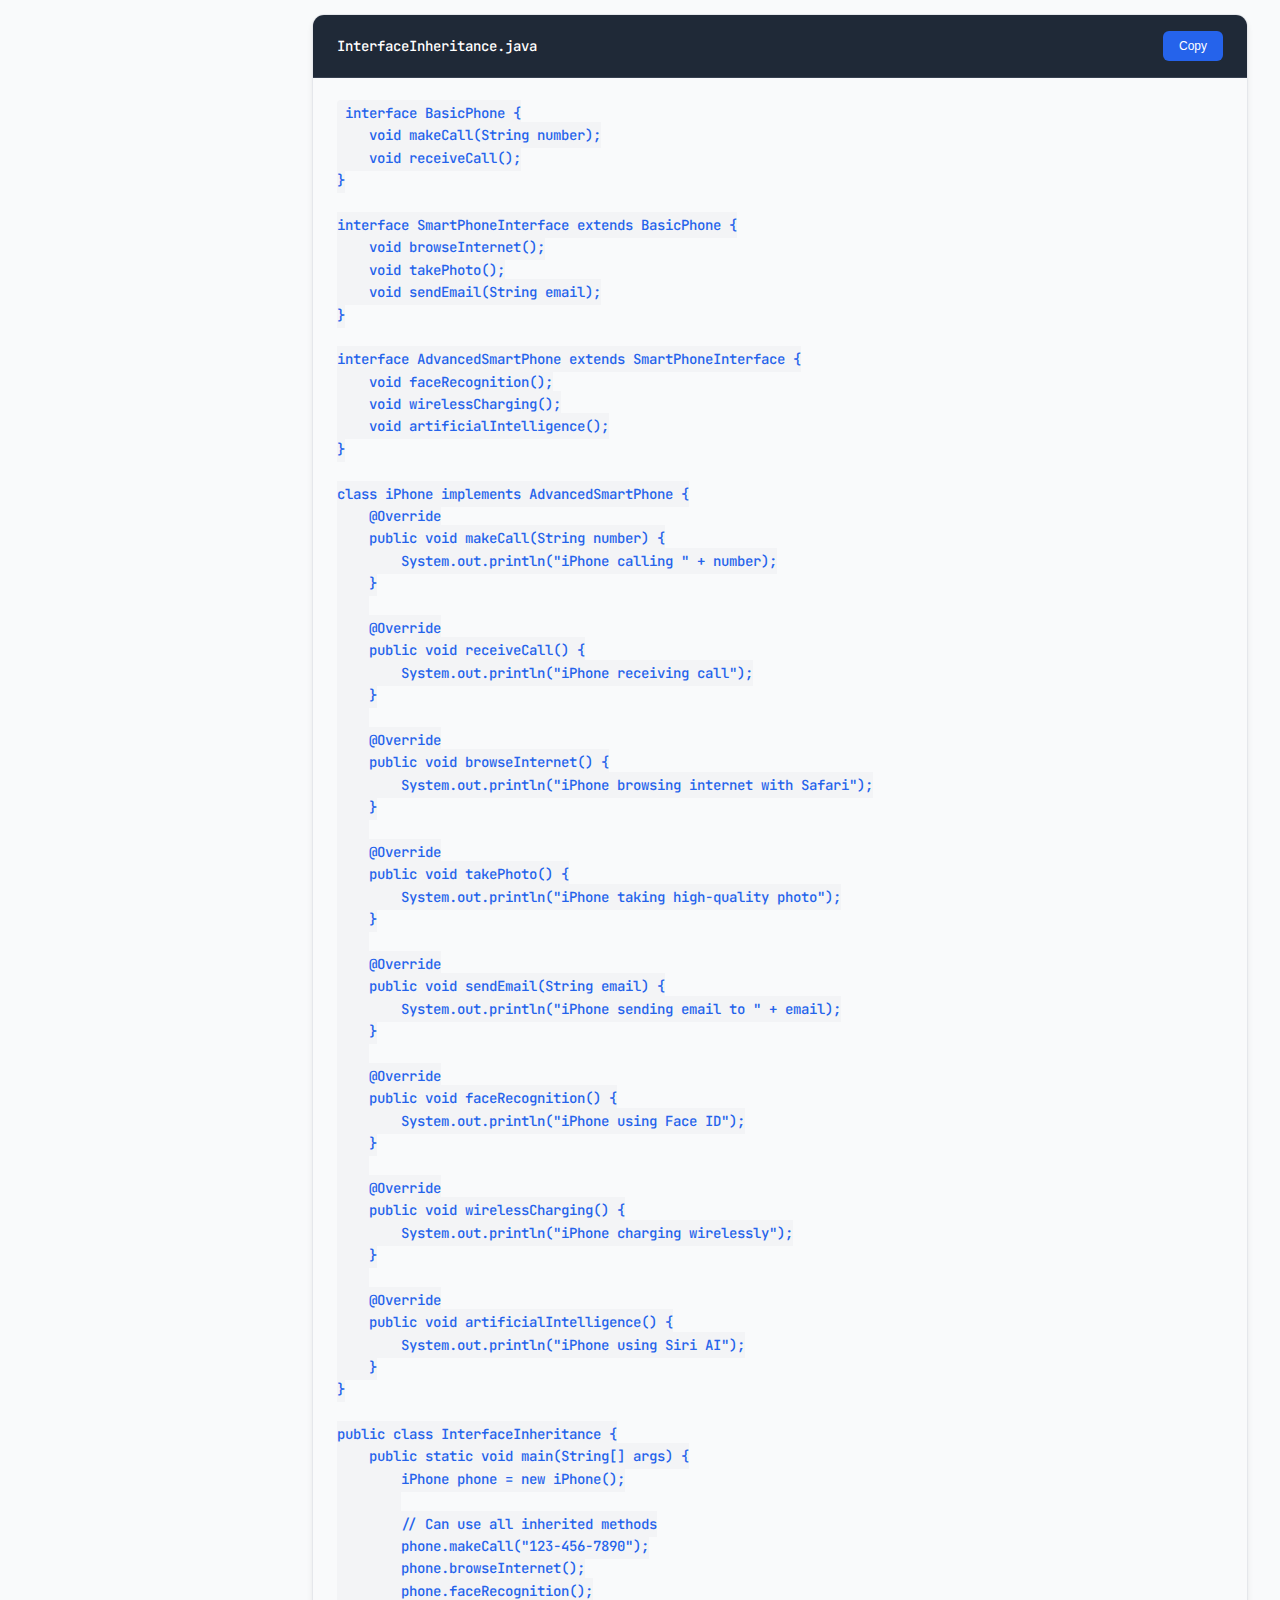
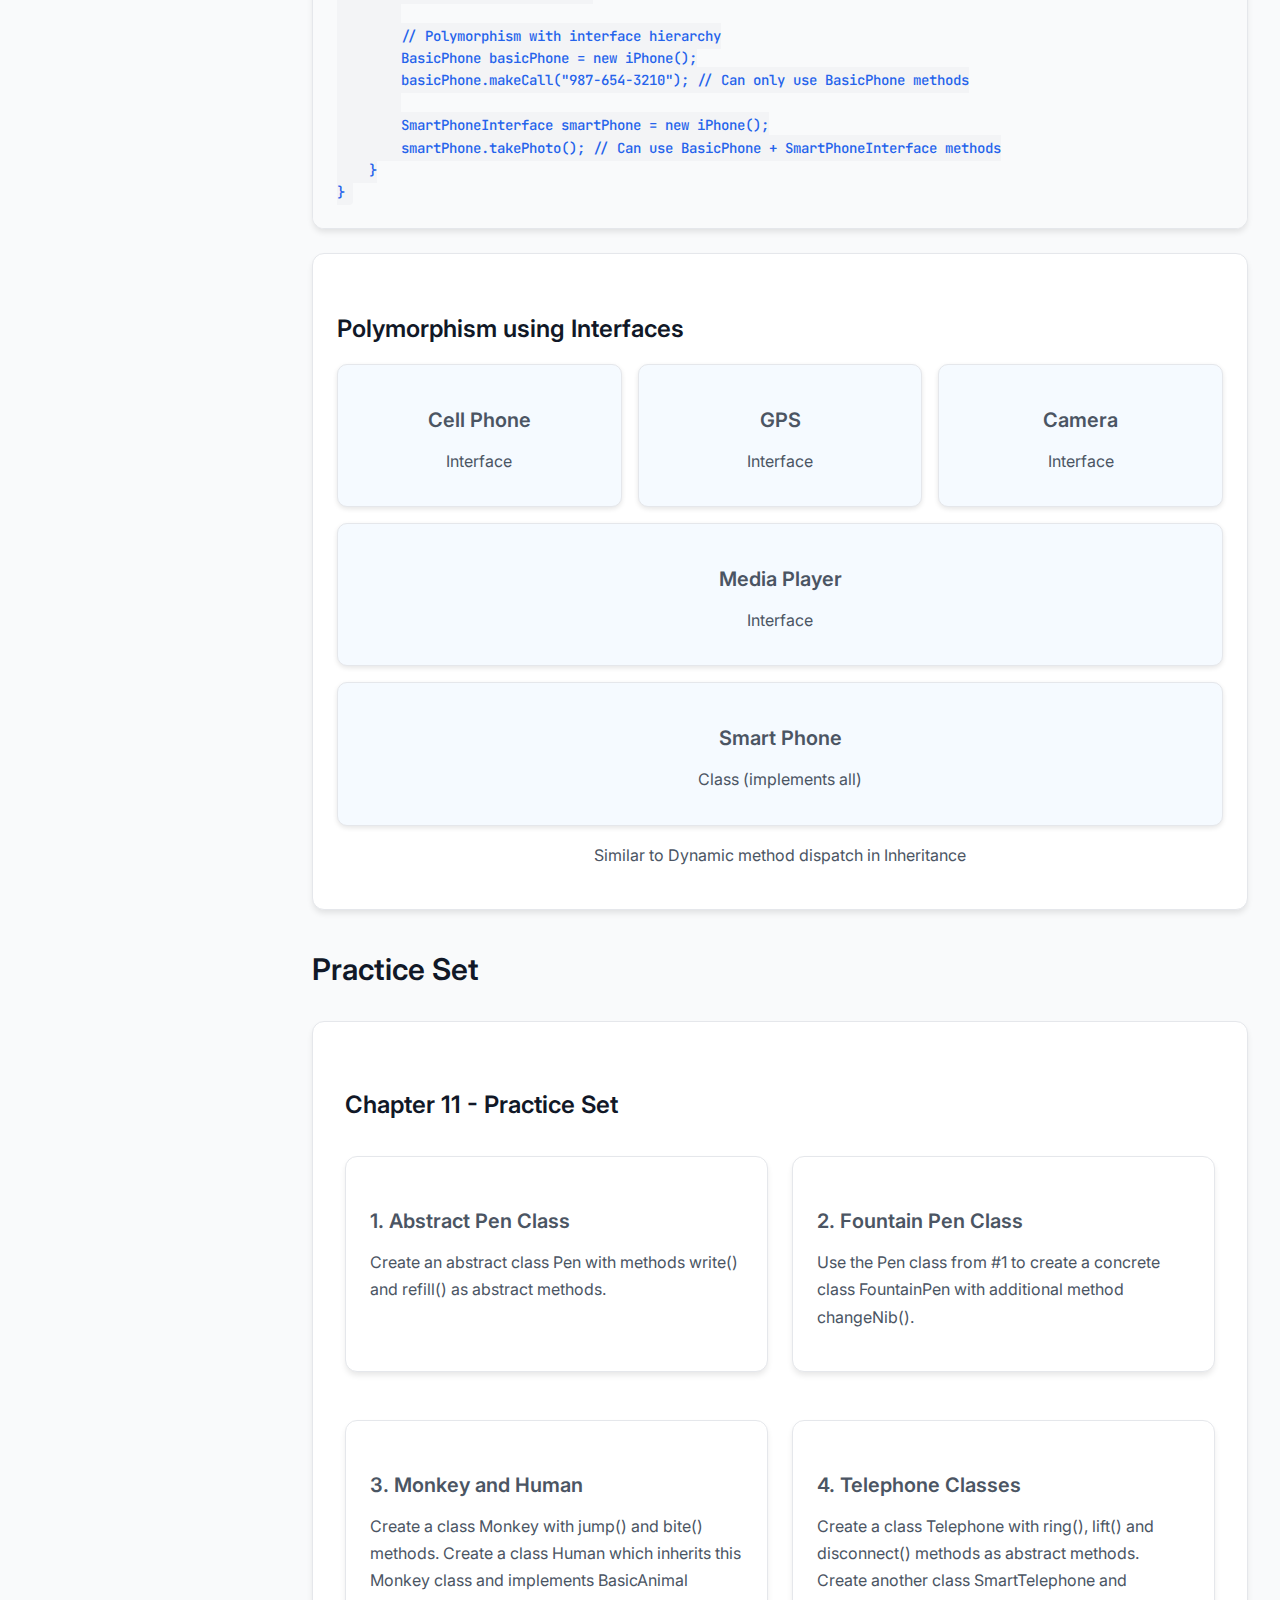
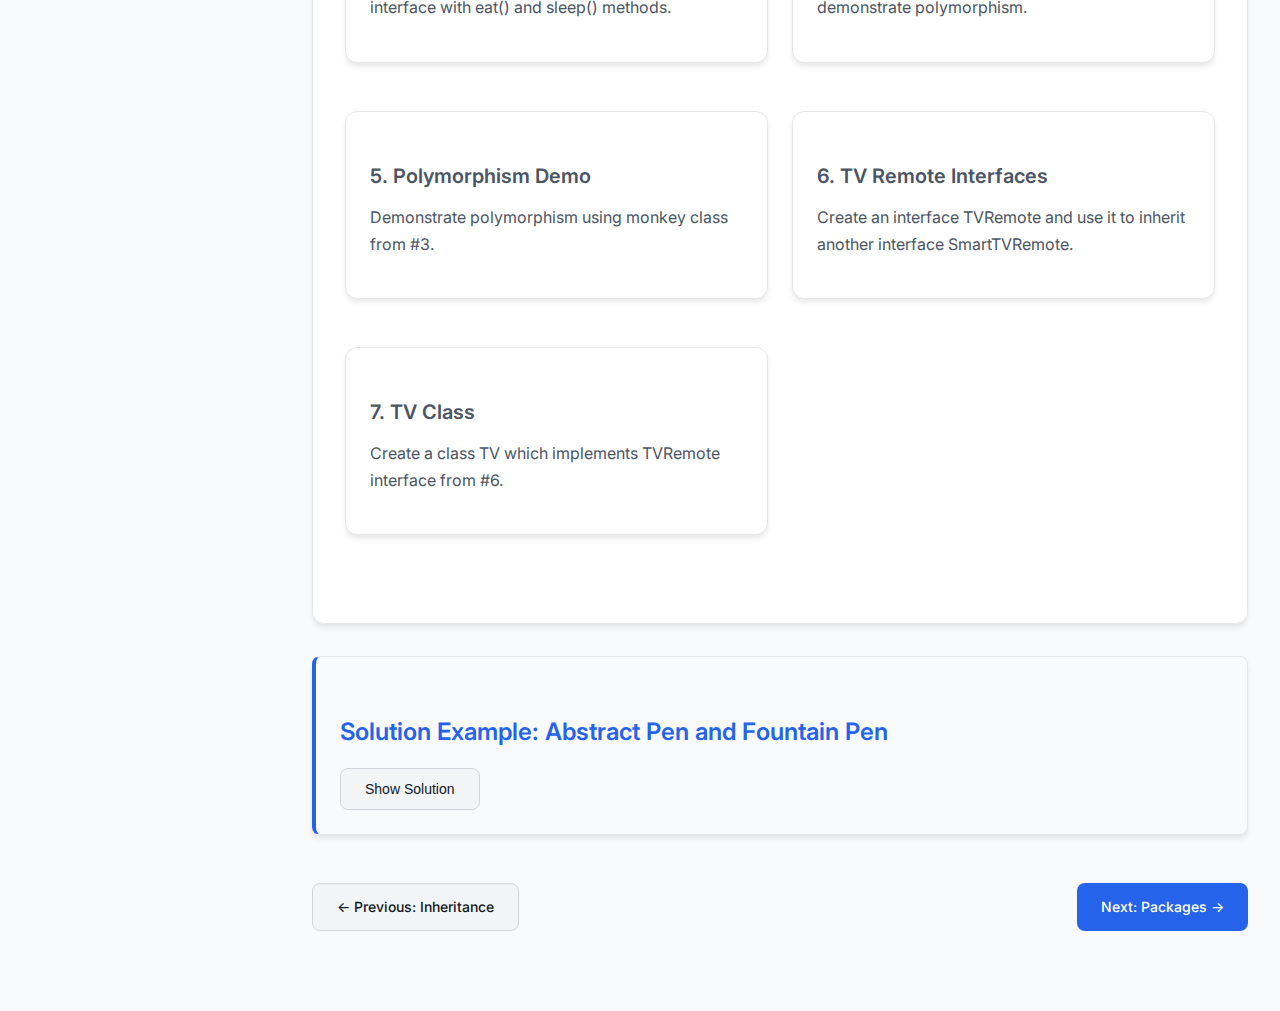
<file: chapter11.html>
<!DOCTYPE html>
<html lang="en">
<head>
    <meta charset="UTF-8">
    <meta name="viewport" content="width=device-width, initial-scale=1.0">
    <title>Chapter 11: Abstract Classes & Interfaces - Java Tutorial</title>
    <link rel="stylesheet" href="style.css">
</head>
<body>
    <nav class="topnav">
        <div class="nav-container">
           <div class="logo">Java Tutorial</div><br>
            <div class="nav-links" id="navLinks">
                <a href="index.html">Home</a>
                <a href="chapter1.html">Variables</a>
                <a href="chapter2.html">Operators</a>
                <a href="chapter3.html">Strings</a>
                <a href="chapter4.html">Conditionals</a>
                <a href="chapter5.html">Loops</a>
                <a href="chapter6.html">Arrays</a>
                <a href="chapter7.html">Methods</a>
                <a href="chapter8.html">OOPs Intro</a>
                <a href="chapter9.html">Constructors</a>
                <a href="chapter10.html">Inheritance</a>
                <a href="chapter11.html" class="active">Abstract & Interfaces</a>
                <a href="chapter12.html">Packages</a>
                <a href="chapter13.html">Multithreading</a>
                <a href="chapter14.html">Exceptions</a>
            </div>
            <button class="hamburger" id="hamburger" aria-label="Toggle navigation menu">
                <span></span>
                <span></span>
                <span></span>
            </button>
        </div>
    </nav>

    <aside class="sidebar" id="sidebar">
        <div class="sidebar-section">
            <div class="sidebar-title">Chapter 11 Topics</div>
            <a href="#abstract-intro" class="active">Abstract Classes</a>
            <a href="#abstract-methods">Abstract Methods</a>
            <a href="#interfaces">Interfaces</a>
            <a href="#multiple-inheritance">Multiple Inheritance</a>
            <a href="#default-methods">Default Methods</a>
            <a href="#interface-inheritance">Interface Inheritance</a>
            <a href="#practice">Practice Set</a>
        </div>
    </aside>

    <main class="main-content">
        <h1>Chapter 11: Abstract Classes & Interfaces</h1>
        
        <section id="abstract-intro">
            <h2>What does Abstract mean?</h2>
            <div class="definition-box">
                <p><strong>Abstract in English means → existing in thought or as an idea without concrete existence.</strong></p>
                <p>In Java, abstract classes and methods provide a way to achieve abstraction - hiding implementation details while showing only essential features.</p>
            </div>
            
            <h3>Abstract Method</h3>
            <div class="syntax-box">
                <p><strong>A method that is declared without an implementation.</strong></p>
                <code>abstract void moveTo(double x, double y);</code>
            </div>

            <h3>Abstract Class</h3>
            <div class="definition-box">
                <p><strong>If a class includes abstract methods, then the class itself must be declared abstract.</strong></p>
            </div>

            <div class="code-container">
                <div class="code-header">
                    <span class="file-name">AbstractExample.java</span>
                    <button class="copy-btn" onclick="copyCode(this)">Copy</button>
                </div>
                <pre><code>public abstract class PhoneModel {
    String brand;
    String model;
    
    // Concrete method
    public void displayInfo() {
        System.out.println("Brand: " + brand + ", Model: " + model);
    }
    
    // Abstract method - must be implemented by subclasses
    abstract void switchOff();
    abstract void makeCall(String number);
}

class SmartPhone extends PhoneModel {
    @Override
    void switchOff() {
        System.out.println("Smart phone is switching off with animation");
    }
    
    @Override
    void makeCall(String number) {
        System.out.println("Calling " + number + " using touch interface");
    }
    
    // Additional method specific to smartphone
    void browseInternet() {
        System.out.println("Browsing internet on smartphone");
    }
}

class BasicPhone extends PhoneModel {
    @Override
    void switchOff() {
        System.out.println("Basic phone is switching off");
    }
    
    @Override
    void makeCall(String number) {
        System.out.println("Calling " + number + " using keypad");
    }
}</code></pre>
            </div>

            <div class="tree card">
                <h4>Abstract Class Example</h4>
                <div class="parent">Shape (Abstract)</div>
                <div class="children">
                    <div class="child">Circle</div>
                    <div class="child">Rectangle</div>
                    <div class="child">Triangle</div>
                </div>
            </div>

            <div class="note-box">
                <p><strong>Important Notes:</strong></p>
             
                    <li>It is possible to create reference of an abstract class</li>
                    <li>It is NOT possible to create an object of an abstract class</li>
                    <li>We can assign reference of an abstract class to the object of a concrete subclass</li>
                
            </div>
        </section>

        <section id="abstract-methods">
            <h2>Working with Abstract Classes</h2>
            
            <div class="code-container">
                <div class="code-header">
                    <span class="file-name">ShapeExample.java</span>
                    <button class="copy-btn" onclick="copyCode(this)">Copy</button>
                </div>
                <pre><code>abstract class Shape {
    String color;
    
    // Constructor in abstract class
    public Shape(String color) {
        this.color = color;
    }
    
    // Concrete method
    public void displayColor() {
        System.out.println("Color: " + color);
    }
    
    // Abstract methods
    abstract double calculateArea();
    abstract double calculatePerimeter();
    abstract void draw();
}

class Circle extends Shape {
    private double radius;
    
    public Circle(String color, double radius) {
        super(color);
        this.radius = radius;
    }
    
    @Override
    double calculateArea() {
        return Math.PI * radius * radius;
    }
    
    @Override
    double calculatePerimeter() {
        return 2 * Math.PI * radius;
    }
    
    @Override
    void draw() {
        System.out.println("Drawing a circle with radius " + radius);
    }
}

class Rectangle extends Shape {
    private double length, width;
    
    public Rectangle(String color, double length, double width) {
        super(color);
        this.length = length;
        this.width = width;
    }
    
    @Override
    double calculateArea() {
        return length * width;
    }
    
    @Override
    double calculatePerimeter() {
        return 2 * (length + width);
    }
    
    @Override
    void draw() {
        System.out.println("Drawing a rectangle " + length + "x" + width);
    }
}

public class ShapeExample {
    public static void main(String[] args) {
        // Shape shape = new Shape("Red"); // Error - cannot instantiate abstract class
        
        Shape circle = new Circle("Red", 5.0);
        Shape rectangle = new Rectangle("Blue", 4.0, 6.0);
        
        circle.displayColor();
        circle.draw();
        System.out.println("Area: " + circle.calculateArea());
        
        rectangle.displayColor();
        rectangle.draw();
        System.out.println("Area: " + rectangle.calculateArea());
    }
}</code></pre>
            </div>
        </section>

        <section id="interfaces">
            <h2>Interfaces in Java</h2>
            <div class="definition-box">
                <p><strong>Interface in English is a point where two systems meet and interact.</strong></p>
                <p>In Java, interface is a group of related methods with empty bodies (abstract methods).</p>
            </div>
            
            <div class="interface-concept card">
                <h3>Interface Concept</h3>
                <div class="analogy-flow">
                    <div class="analogy-step">
                        <h4>TV</h4>
                        <p>System 1</p>
                    </div>
                    <div class="analogy-step">
                        <h4>Buttons</h4>
                        <p>Interface</p>
                    </div>
                    <div class="analogy-step">
                        <h4>Human</h4>
                        <p>System 2</p>
                    </div>
                </div>
            </div>

            <div class="code-container">
                <div class="code-header">
                    <span class="file-name">InterfaceExample.java</span>
                    <button class="copy-btn" onclick="copyCode(this)">Copy</button>
                </div>
                <pre><code>interface Bicycle {
    // All methods in interface are public and abstract by default
    void applyBrake(int decrement);
    void speedUp(int increment);
    
    // Constants in interface are public, static, final by default
    int MAX_SPEED = 100;
}

class AvonCycle implements Bicycle {
    int speed = 7;
    
    @Override
    public void applyBrake(int decrement) {
        speed = speed - decrement;
        System.out.println("Brake applied. Current speed: " + speed);
    }
    
    @Override
    public void speedUp(int increment) {
        speed = speed + increment;
        System.out.println("Speed increased. Current speed: " + speed);
    }
    
    public void displaySpeed() {
        System.out.println("Current speed: " + speed);
    }
}

public class InterfaceExample {
    public static void main(String[] args) {
        AvonCycle cycle = new AvonCycle();
        cycle.displaySpeed();
        cycle.speedUp(10);
        cycle.applyBrake(5);
        
        System.out.println("Max speed allowed: " + Bicycle.MAX_SPEED);
    }
}</code></pre>
            </div>

            <div class="interface-features grid grid-2">
                <div class="concept-card card">
                    <h3>Interface Characteristics</h3>
                   
                        <li>All methods are public and abstract by default</li>
                        <li>All variables are public, static, and final</li>
                        <li>Cannot have constructors</li>
                        <li>Cannot be instantiated</li>
                        <li>Can be implemented by multiple classes</li>
                    
                </div>
                
                <div class="concept-card card">
                    <h3>Interface vs Abstract Class</h3>
                    
                        <li>Can implement multiple interfaces</li>
                        <li>Cannot extend multiple abstract classes</li>
                        <li>Interfaces support dynamic method dispatch</li>
                        <li>Used for achieving runtime polymorphism</li>
                    
                </div>
            </div>
        </section>

        <section id="multiple-inheritance">
            <h2>Multiple Inheritance with Interfaces</h2>
            <div class="definition-box">
                <p><strong>Is multiple inheritance allowed in Java?</strong></p>
                <p>Multiple inheritance faces problems when there exist methods with same signature in both the super classes. Due to such problems, Java does not support multiple inheritance directly but the similar concept can be achieved using Interfaces.</p>
            </div>
            
            <div class="code-container">
                <div class="code-header">
                    <span class="file-name">MultipleInheritance.java</span>
                    <button class="copy-btn" onclick="copyCode(this)">Copy</button>
                </div>
                <pre><code>interface GPS {
    void showLocation();
    void navigate(String destination);
}

interface Camera {
    void takePhoto();
    void recordVideo();
}

interface MediaPlayer {
    void playMusic();
    void playVideo();
}

// A class can implement multiple interfaces
class SmartPhone implements GPS, Camera, MediaPlayer {
    String brand;
    
    public SmartPhone(String brand) {
        this.brand = brand;
    }
    
    // GPS interface methods
    @Override
    public void showLocation() {
        System.out.println(brand + " showing current location");
    }
    
    @Override
    public void navigate(String destination) {
        System.out.println(brand + " navigating to " + destination);
    }
    
    // Camera interface methods
    @Override
    public void takePhoto() {
        System.out.println(brand + " taking photo");
    }
    
    @Override
    public void recordVideo() {
        System.out.println(brand + " recording video");
    }
    
    // MediaPlayer interface methods
    @Override
    public void playMusic() {
        System.out.println(brand + " playing music");
    }
    
    @Override
    public void playVideo() {
        System.out.println(brand + " playing video");
    }
}

public class MultipleInheritance {
    public static void main(String[] args) {
        SmartPhone phone = new SmartPhone("iPhone");
        
        // Using GPS functionality
        phone.showLocation();
        phone.navigate("New York");
        
        // Using Camera functionality
        phone.takePhoto();
        phone.recordVideo();
        
        // Using MediaPlayer functionality
        phone.playMusic();
        phone.playVideo();
        
        // Polymorphism with interfaces
        GPS gps = new SmartPhone("Android");
        gps.showLocation(); // Can only use GPS methods
    }
}</code></pre>
            </div>

            <div class="note-box">
                <p><strong>Key Points:</strong></p>
               
                    <li>A class can implement multiple interfaces and extend a class at the same time</li>
                    <li>Interface methods are public by default</li>
                    <li>You can create a reference of interfaces but not the object</li>
                    <li>Classes implementing the interface need to declare all the methods (not fields)</li>
               
            </div>
        </section>

        <section id="default-methods">
            <h2>Default Methods</h2>
            <div class="definition-box">
                <p><strong>An interface can have static and default methods.</strong></p>
                <p>Default methods enable us to add new functionality to existing interfaces. This feature was introduced in Java 8 to ensure backward compatibility while updating an interface.</p>
            </div>
            
            <div class="code-container">
                <div class="code-header">
                    <span class="file-name">DefaultMethods.java</span>
                    <button class="copy-btn" onclick="copyCode(this)">Copy</button>
                </div>
                <pre><code>interface Vehicle {
    // Abstract method
    void start();
    void stop();
    
    // Default method (Java 8+)
    default void honk() {
        System.out.println("Vehicle is honking");
    }
    
    // Static method (Java 8+)
    static void checkTraffic() {
        System.out.println("Checking traffic conditions");
    }
    
    // Private method (Java 9+) - can be used by default methods
    private void performSafetyCheck() {
        System.out.println("Performing safety check");
    }
    
    default void startSafely() {
        performSafetyCheck(); // Using private method
        start();
    }
}

class Car implements Vehicle {
    @Override
    public void start() {
        System.out.println("Car engine started");
    }
    
    @Override
    public void stop() {
        System.out.println("Car stopped");
    }
    
    // Can override default method if needed
    @Override
    public void honk() {
        System.out.println("Car horn: Beep! Beep!");
    }
}

class Motorcycle implements Vehicle {
    @Override
    public void start() {
        System.out.println("Motorcycle engine started");
    }
    
    @Override
    public void stop() {
        System.out.println("Motorcycle stopped");
    }
    
    // Using default honk method (not overriding)
}

public class DefaultMethods {
    public static void main(String[] args) {
        Car car = new Car();
        Motorcycle bike = new Motorcycle();
        
        car.startSafely();
        car.honk(); // Overridden method
        
        bike.startSafely();
        bike.honk(); // Default method
        
        // Static method call
        Vehicle.checkTraffic();
    }
}</code></pre>
            </div>

            <div class="info-box">
                <p><strong>Benefits of Default Methods:</strong></p>
                
                    <li>Classes implementing the interface need not implement the default methods</li>
                    <li>Interfaces can also include private methods for default methods to use</li>
                    <li>Enables backward compatibility when adding new methods to interfaces</li>
                    <li>Reduces code duplication across implementing classes</li>
                
            </div>
        </section>

        <section id="interface-inheritance">
            <h2>Inheritance in Interfaces</h2>
            <div class="definition-box">
                <p><strong>Interfaces can extend another interfaces.</strong></p>
                <p>Remember that interface cannot implement another interface, only classes can do that!</p>
            </div>
            
            <div class="code-container">
                <div class="code-header">
                    <span class="file-name">InterfaceInheritance.java</span>
                    <button class="copy-btn" onclick="copyCode(this)">Copy</button>
                </div>
                <pre><code>interface BasicPhone {
    void makeCall(String number);
    void receiveCall();
}

interface SmartPhoneInterface extends BasicPhone {
    void browseInternet();
    void takePhoto();
    void sendEmail(String email);
}

interface AdvancedSmartPhone extends SmartPhoneInterface {
    void faceRecognition();
    void wirelessCharging();
    void artificialIntelligence();
}

class iPhone implements AdvancedSmartPhone {
    @Override
    public void makeCall(String number) {
        System.out.println("iPhone calling " + number);
    }
    
    @Override
    public void receiveCall() {
        System.out.println("iPhone receiving call");
    }
    
    @Override
    public void browseInternet() {
        System.out.println("iPhone browsing internet with Safari");
    }
    
    @Override
    public void takePhoto() {
        System.out.println("iPhone taking high-quality photo");
    }
    
    @Override
    public void sendEmail(String email) {
        System.out.println("iPhone sending email to " + email);
    }
    
    @Override
    public void faceRecognition() {
        System.out.println("iPhone using Face ID");
    }
    
    @Override
    public void wirelessCharging() {
        System.out.println("iPhone charging wirelessly");
    }
    
    @Override
    public void artificialIntelligence() {
        System.out.println("iPhone using Siri AI");
    }
}

public class InterfaceInheritance {
    public static void main(String[] args) {
        iPhone phone = new iPhone();
        
        // Can use all inherited methods
        phone.makeCall("123-456-7890");
        phone.browseInternet();
        phone.faceRecognition();
        
        // Polymorphism with interface hierarchy
        BasicPhone basicPhone = new iPhone();
        basicPhone.makeCall("987-654-3210"); // Can only use BasicPhone methods
        
        SmartPhoneInterface smartPhone = new iPhone();
        smartPhone.takePhoto(); // Can use BasicPhone + SmartPhoneInterface methods
    }
}</code></pre>
            </div>

            <div class="polymorphism-example card">
                <h3>Polymorphism using Interfaces</h3>
                <div class="analogy-flow">
                    <div class="analogy-step">
                        <h4>Cell Phone</h4>
                        <p>Interface</p>
                    </div>
                    <div class="analogy-step">
                        <h4>GPS</h4>
                        <p>Interface</p>
                    </div>
                    <div class="analogy-step">
                        <h4>Camera</h4>
                        <p>Interface</p>
                    </div>
                    <div class="analogy-step">
                        <h4>Media Player</h4>
                        <p>Interface</p>
                    </div>
                </div>
                <div class="text-center mt-4">
                    <div class="analogy-step">
                        <h4>Smart Phone</h4>
                        <p>Class (implements all)</p>
                    </div>
                </div>
                <p class="text-center mt-4">Similar to Dynamic method dispatch in Inheritance</p>
            </div>
        </section>

        <section id="practice">
            <h2>Practice Set</h2>
            
            <div class="practice-set">
                <h3>Chapter 11 - Practice Set</h3>
                <div class="practice-problems grid grid-2">
                    <div class="problem-item card">
                        <h4>1. Abstract Pen Class</h4>
                        <p>Create an abstract class Pen with methods write() and refill() as abstract methods.</p>
                    </div>
                    
                    <div class="problem-item card">
                        <h4>2. Fountain Pen Class</h4>
                        <p>Use the Pen class from #1 to create a concrete class FountainPen with additional method changeNib().</p>
                    </div>
                    
                    <div class="problem-item card">
                        <h4>3. Monkey and Human</h4>
                        <p>Create a class Monkey with jump() and bite() methods. Create a class Human which inherits this Monkey class and implements BasicAnimal interface with eat() and sleep() methods.</p>
                    </div>
                    
                    <div class="problem-item card">
                        <h4>4. Telephone Classes</h4>
                        <p>Create a class Telephone with ring(), lift() and disconnect() methods as abstract methods. Create another class SmartTelephone and demonstrate polymorphism.</p>
                    </div>
                    
                    <div class="problem-item card">
                        <h4>5. Polymorphism Demo</h4>
                        <p>Demonstrate polymorphism using monkey class from #3.</p>
                    </div>
                    
                    <div class="problem-item card">
                        <h4>6. TV Remote Interfaces</h4>
                        <p>Create an interface TVRemote and use it to inherit another interface SmartTVRemote.</p>
                    </div>
                    
                    <div class="problem-item card">
                        <h4>7. TV Class</h4>
                        <p>Create a class TV which implements TVRemote interface from #6.</p>
                    </div>
                </div>
            </div>

            <div class="exercise card">
                <h3>Solution Example: Abstract Pen and Fountain Pen</h3>
                <div class="solution-container">
                    <button class="btn btn-secondary show-solution-btn" onclick="toggleSolution('solution1')">Show Solution</button>
                    <div id="solution1" class="solution-code" style="display: none;">
                        <div class="code-container">
                            <div class="code-header">
                                <span class="file-name">PenExample.java</span>
                                <button class="copy-btn" onclick="copyCode(this)">Copy</button>
                            </div>
                            <pre><code>abstract class Pen {
    String color;
    String brand;
    
    public Pen(String color, String brand) {
        this.color = color;
        this.brand = brand;
    }
    
    // Abstract methods
    abstract void write();
    abstract void refill();
    
    // Concrete method
    public void displayInfo() {
        System.out.println("Pen: " + brand + " (" + color + ")");
    }
}

class FountainPen extends Pen {
    String nibSize;
    
    public FountainPen(String color, String brand, String nibSize) {
        super(color, brand);
        this.nibSize = nibSize;
    }
    
    @Override
    void write() {
        System.out.println("Writing with fountain pen using " + nibSize + " nib");
    }
    
    @Override
    void refill() {
        System.out.println("Refilling fountain pen with ink cartridge");
    }
    
    // Additional method specific to FountainPen
    void changeNib() {
        System.out.println("Changing nib of fountain pen");
    }
}

public class PenExample {
    public static void main(String[] args) {
        // Pen pen = new Pen("Blue", "Parker"); // Error - cannot instantiate abstract class
        
        FountainPen fountainPen = new FountainPen("Blue", "Parker", "Medium");
        fountainPen.displayInfo();
        fountainPen.write();
        fountainPen.refill();
        fountainPen.changeNib();
        
        // Polymorphism
        Pen pen = new FountainPen("Black", "Waterman", "Fine");
        pen.write(); // Calls FountainPen's write method
        pen.refill(); // Calls FountainPen's refill method
        // pen.changeNib(); // Error - method not available in Pen reference
    }
}</code></pre>
                        </div>
                    </div>
                </div>
            </div>
        </section>

        <div class="chapter-nav">
            <a href="chapter10.html" class="btn btn-secondary">← Previous: Inheritance</a>
            <a href="chapter12.html" class="btn btn-primary">Next: Packages →</a>
        </div>
    </main>

   

    <script src="script.js"></script>
</body>
</file>
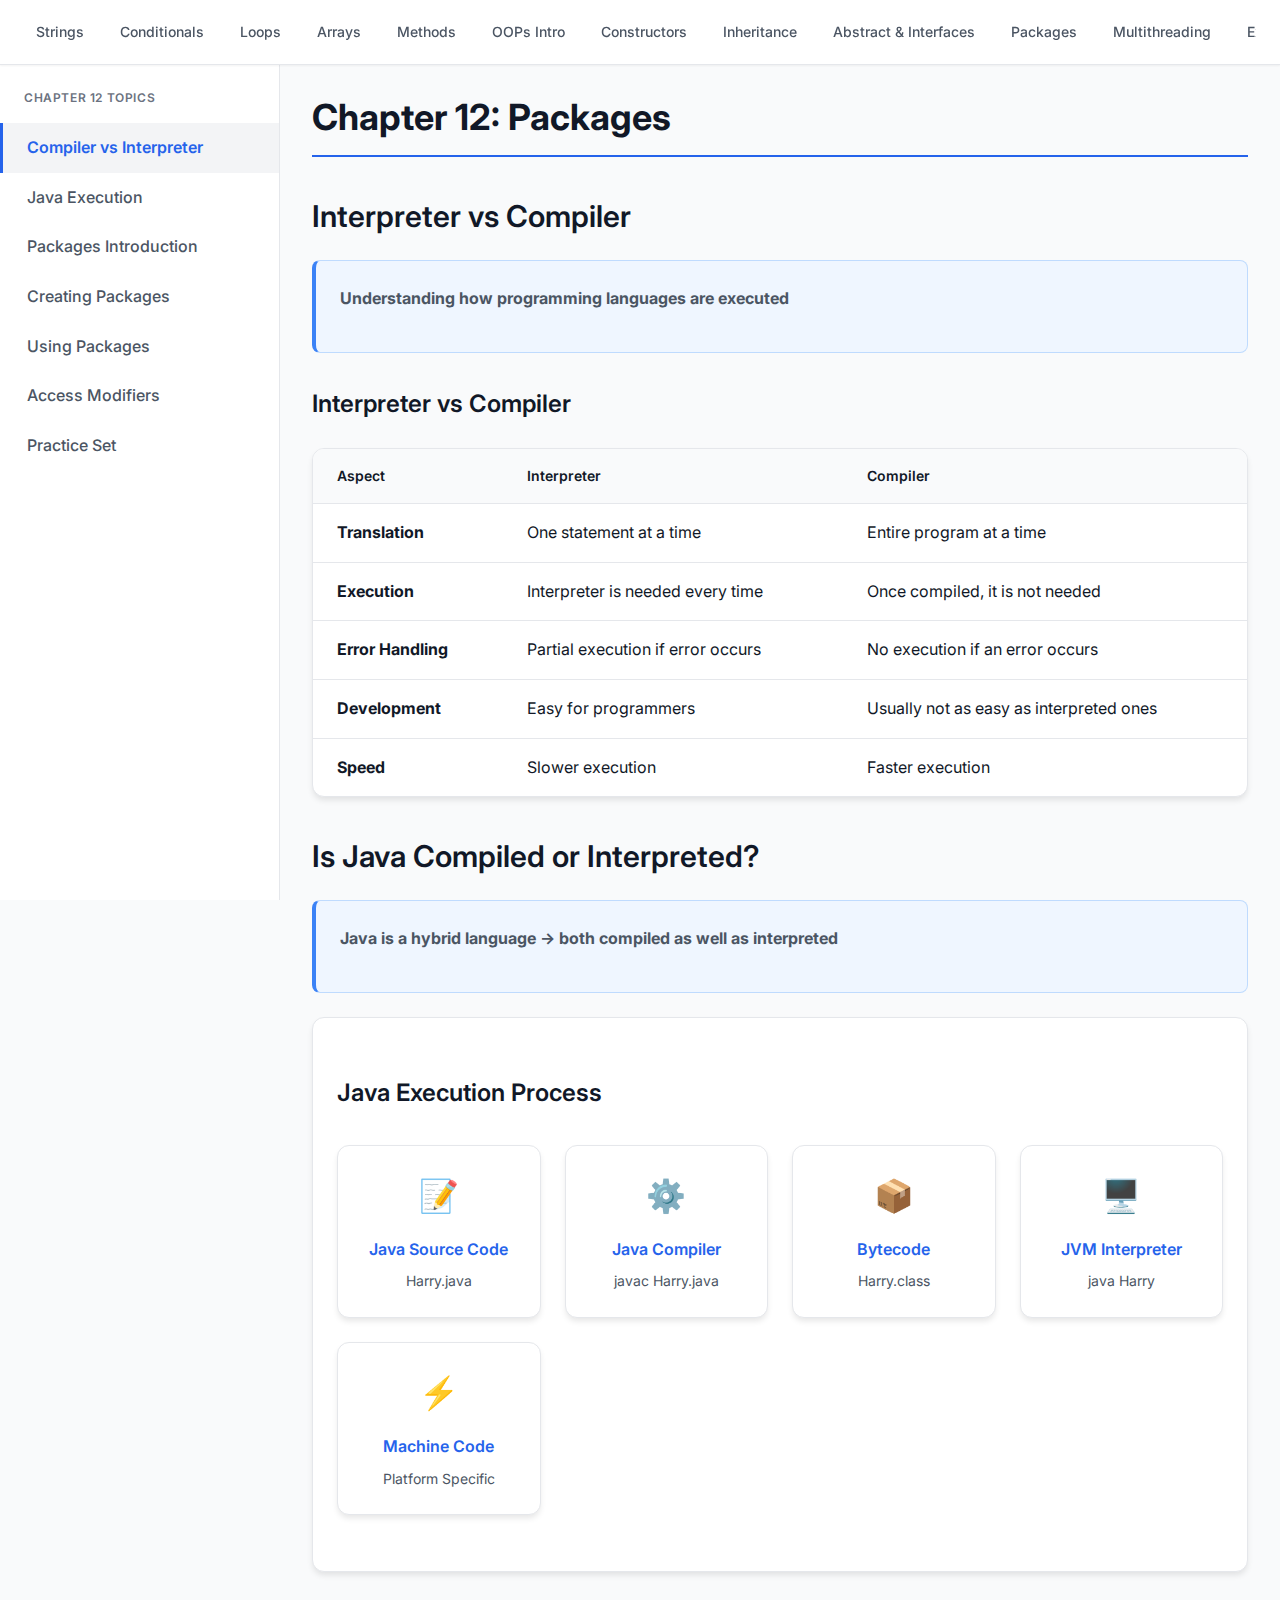
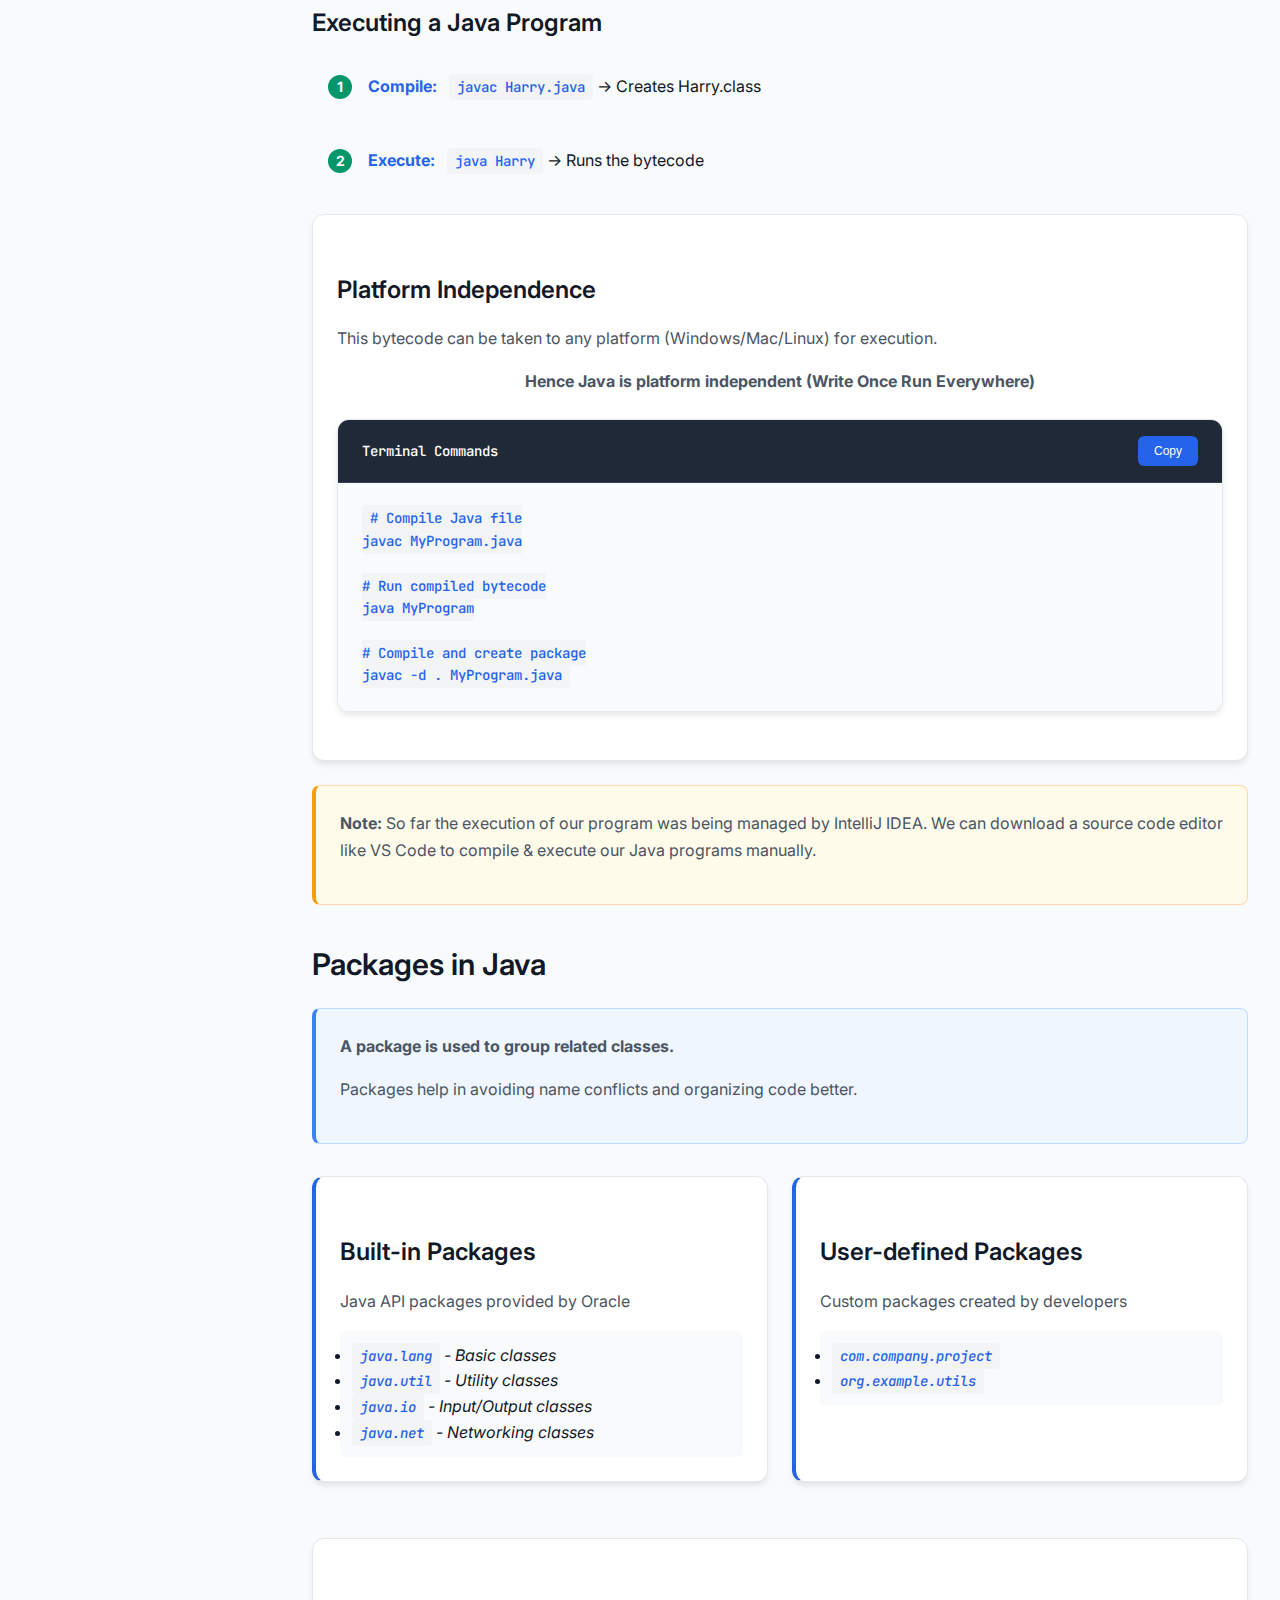
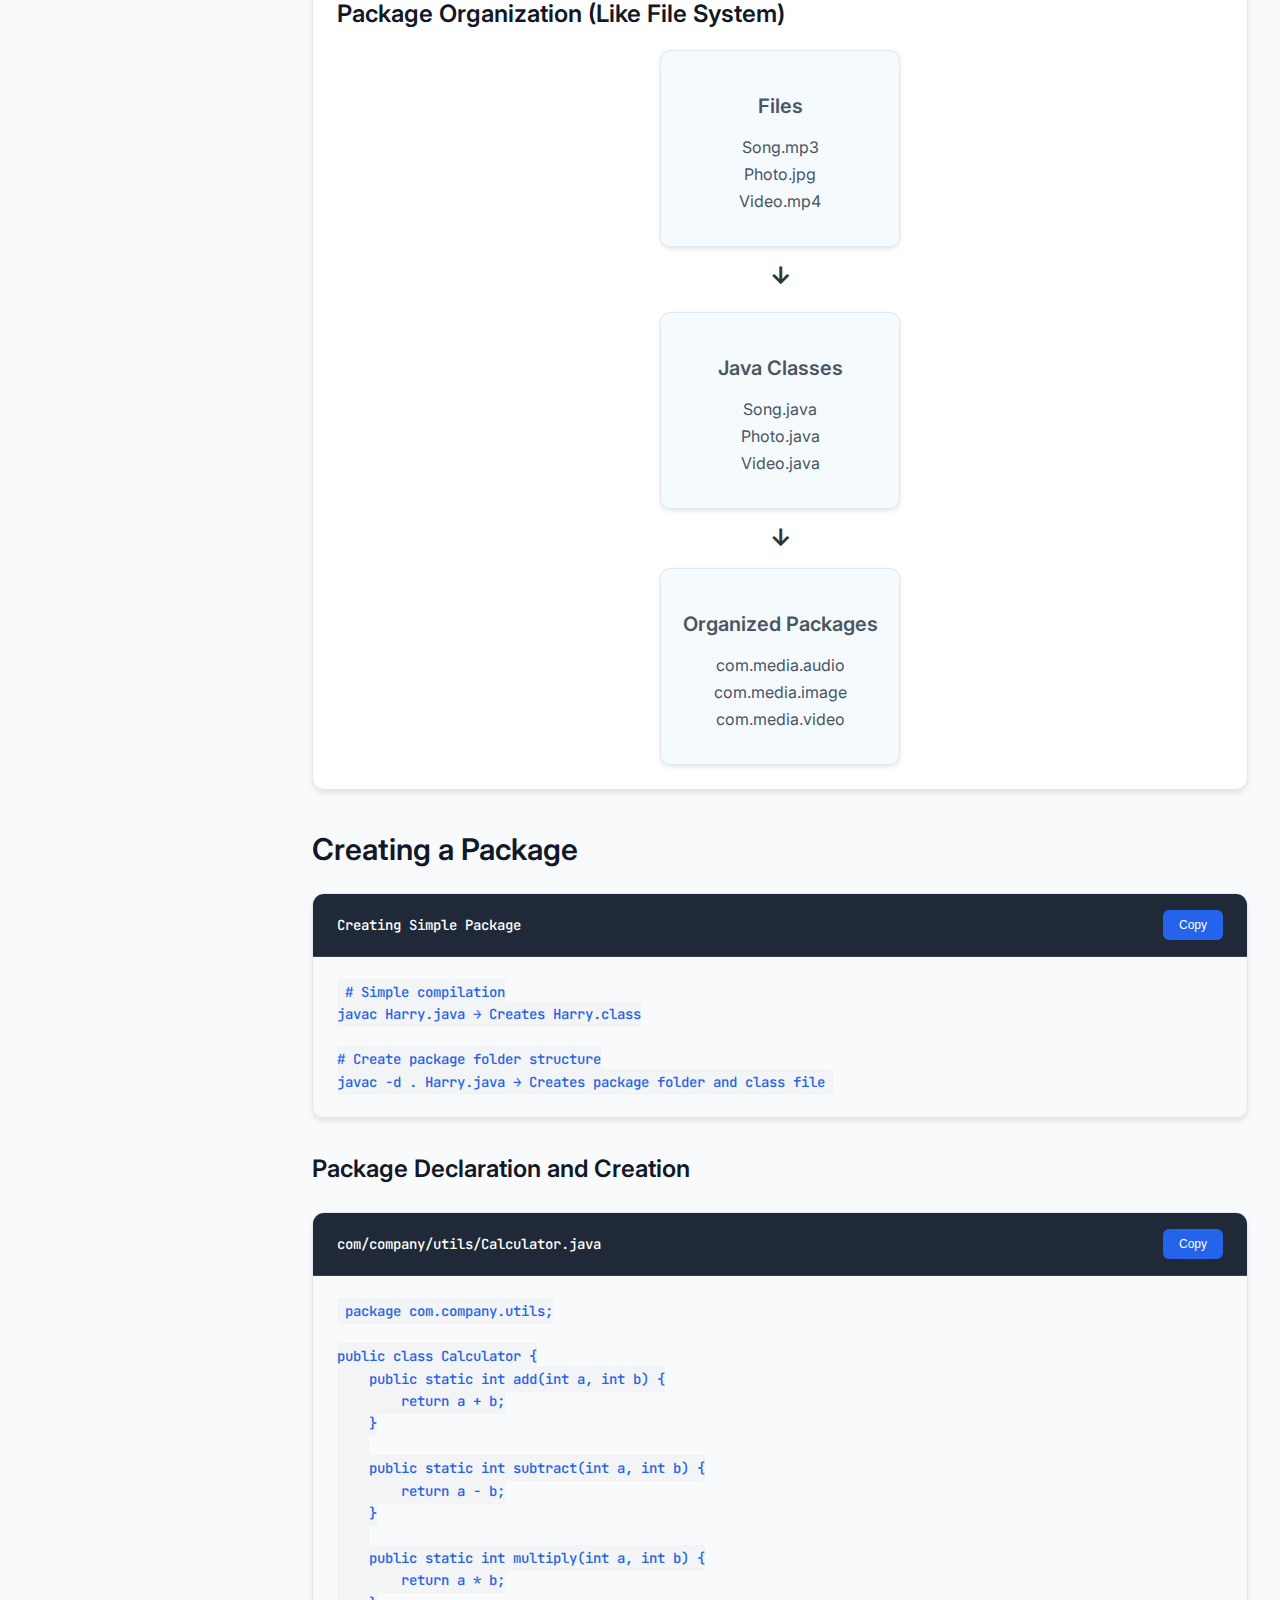
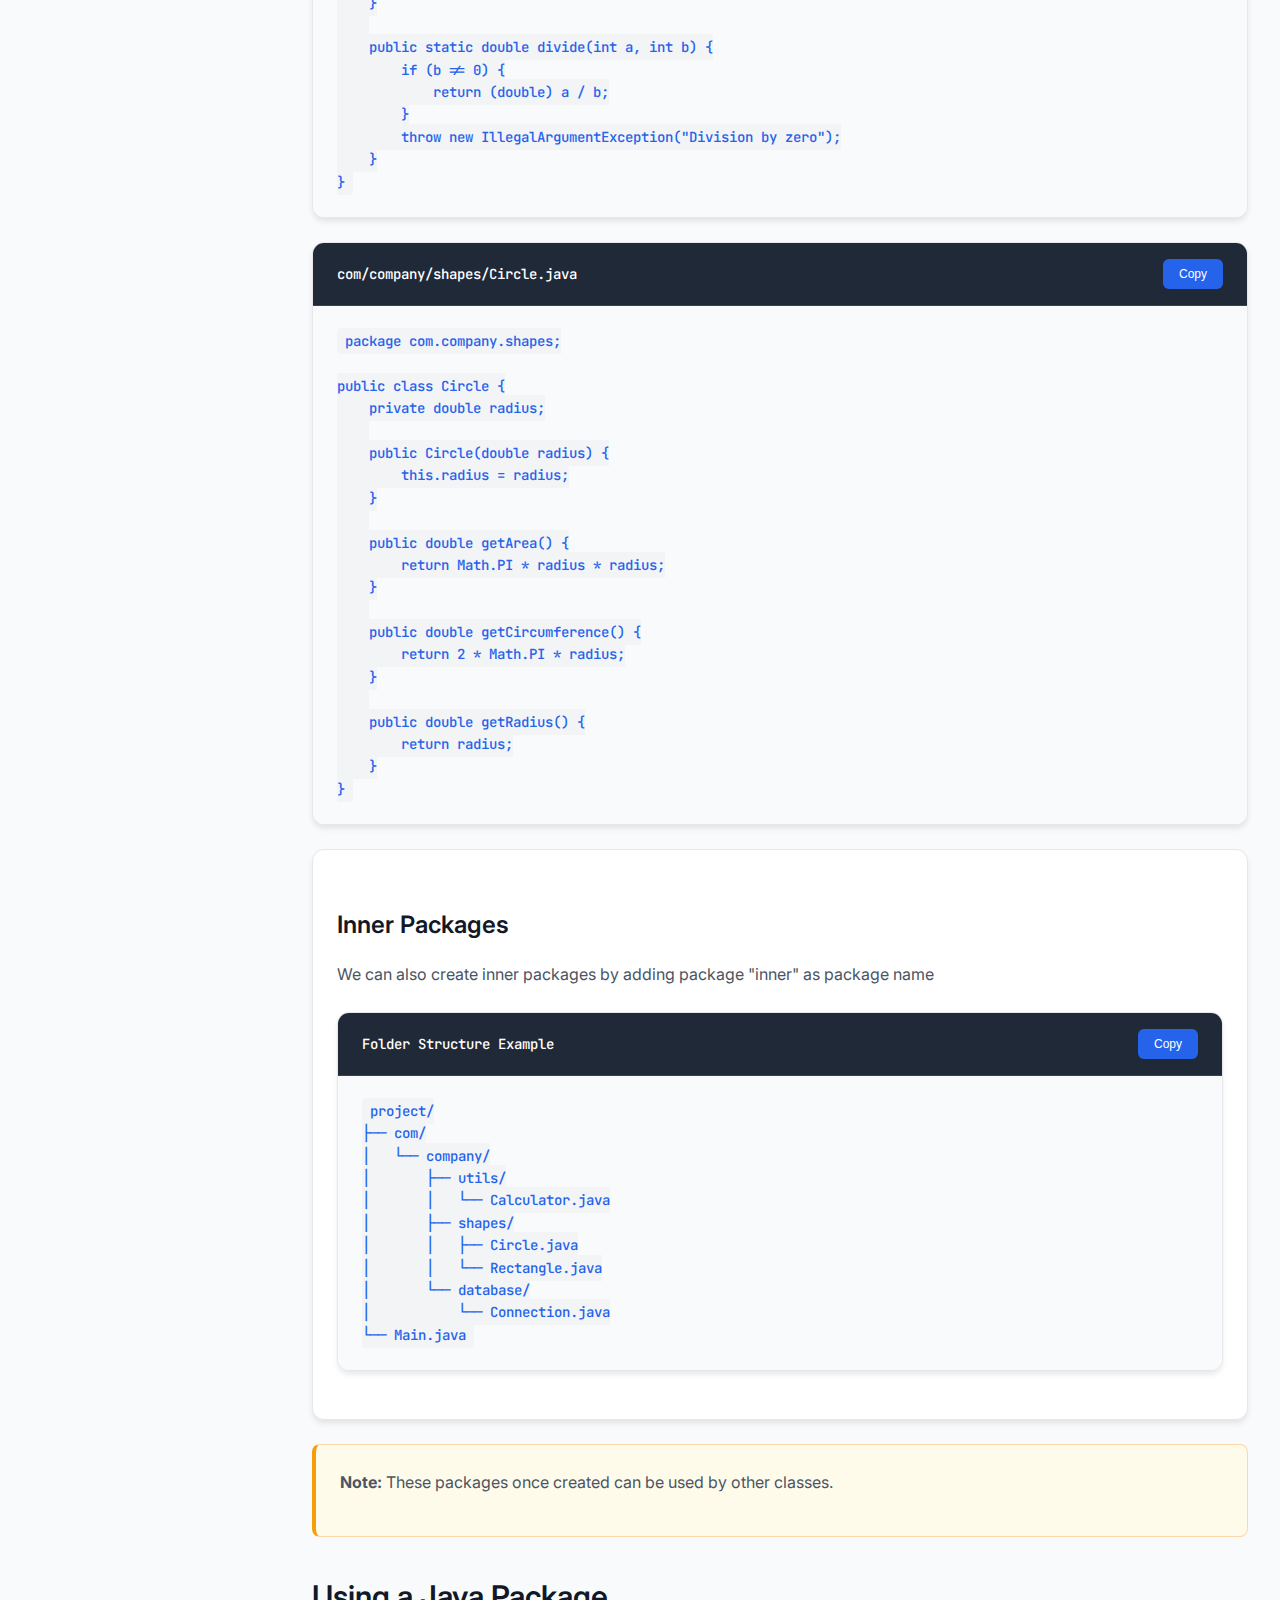
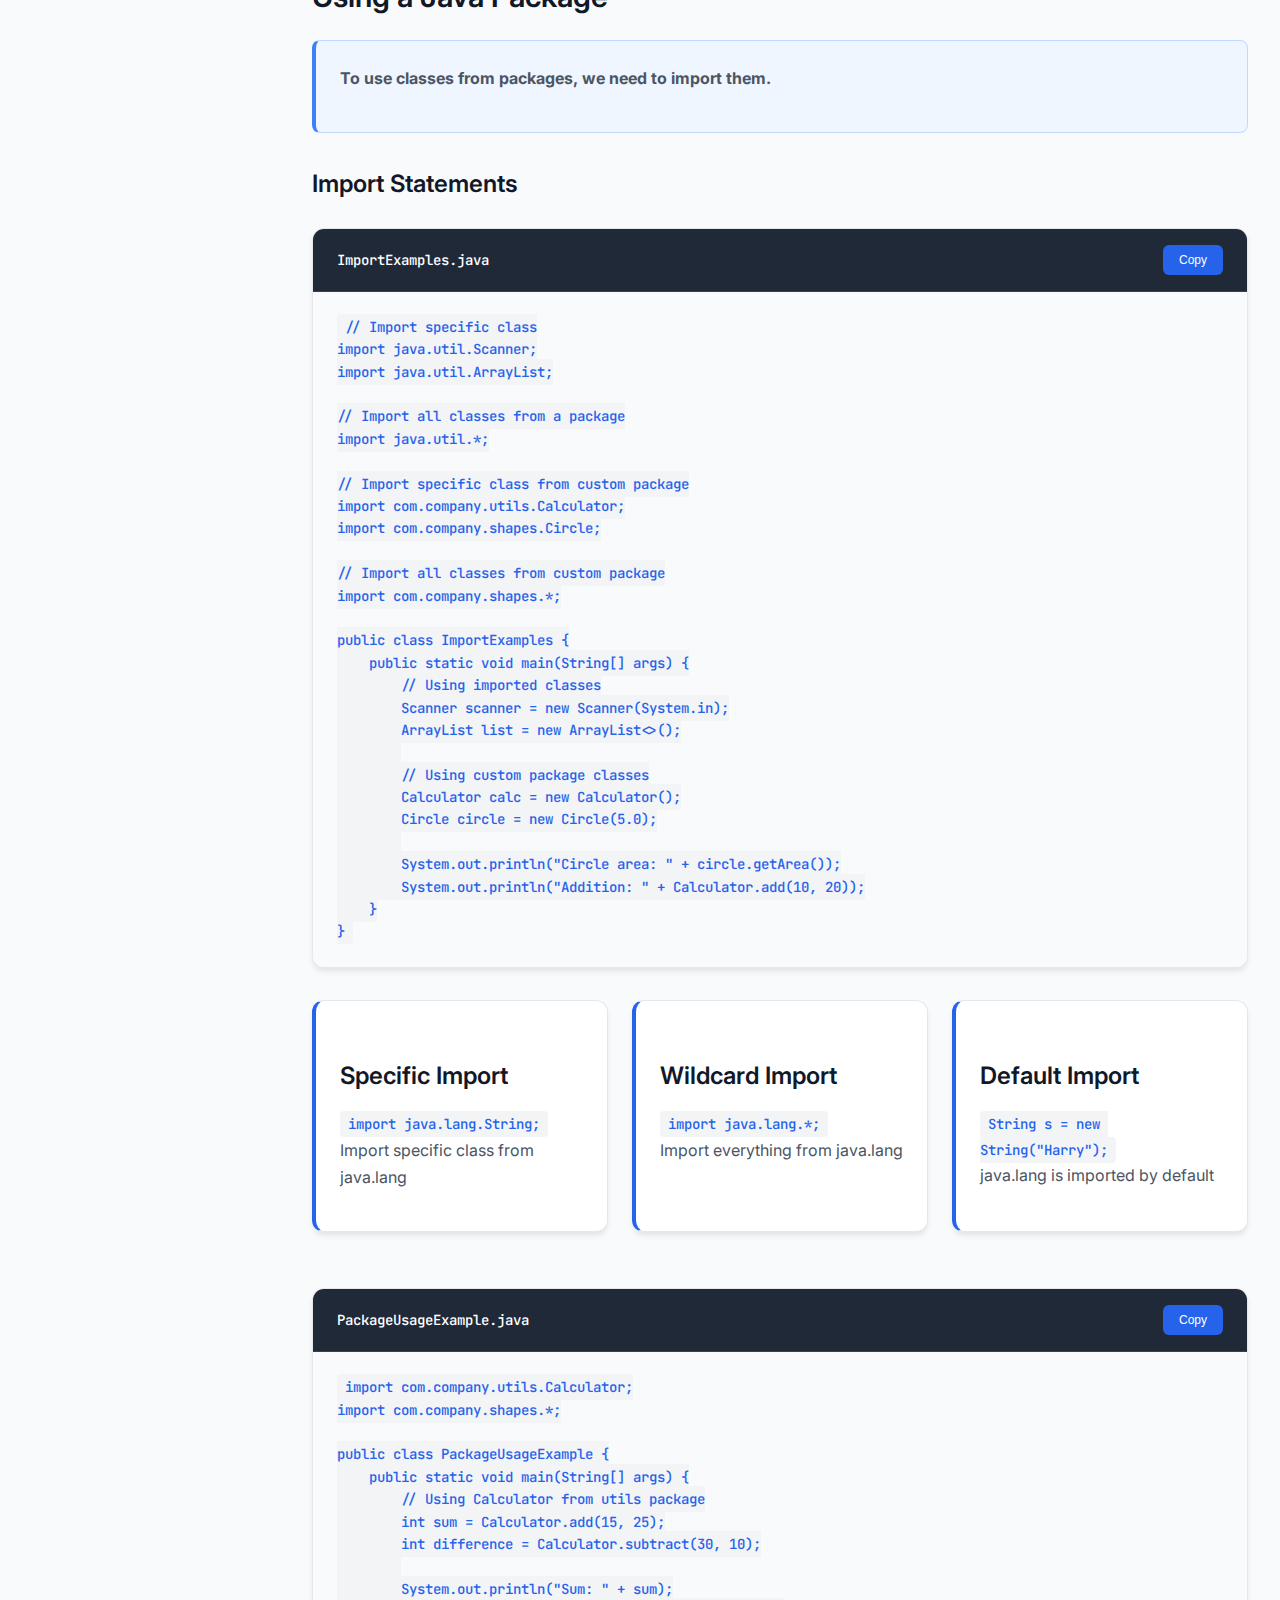
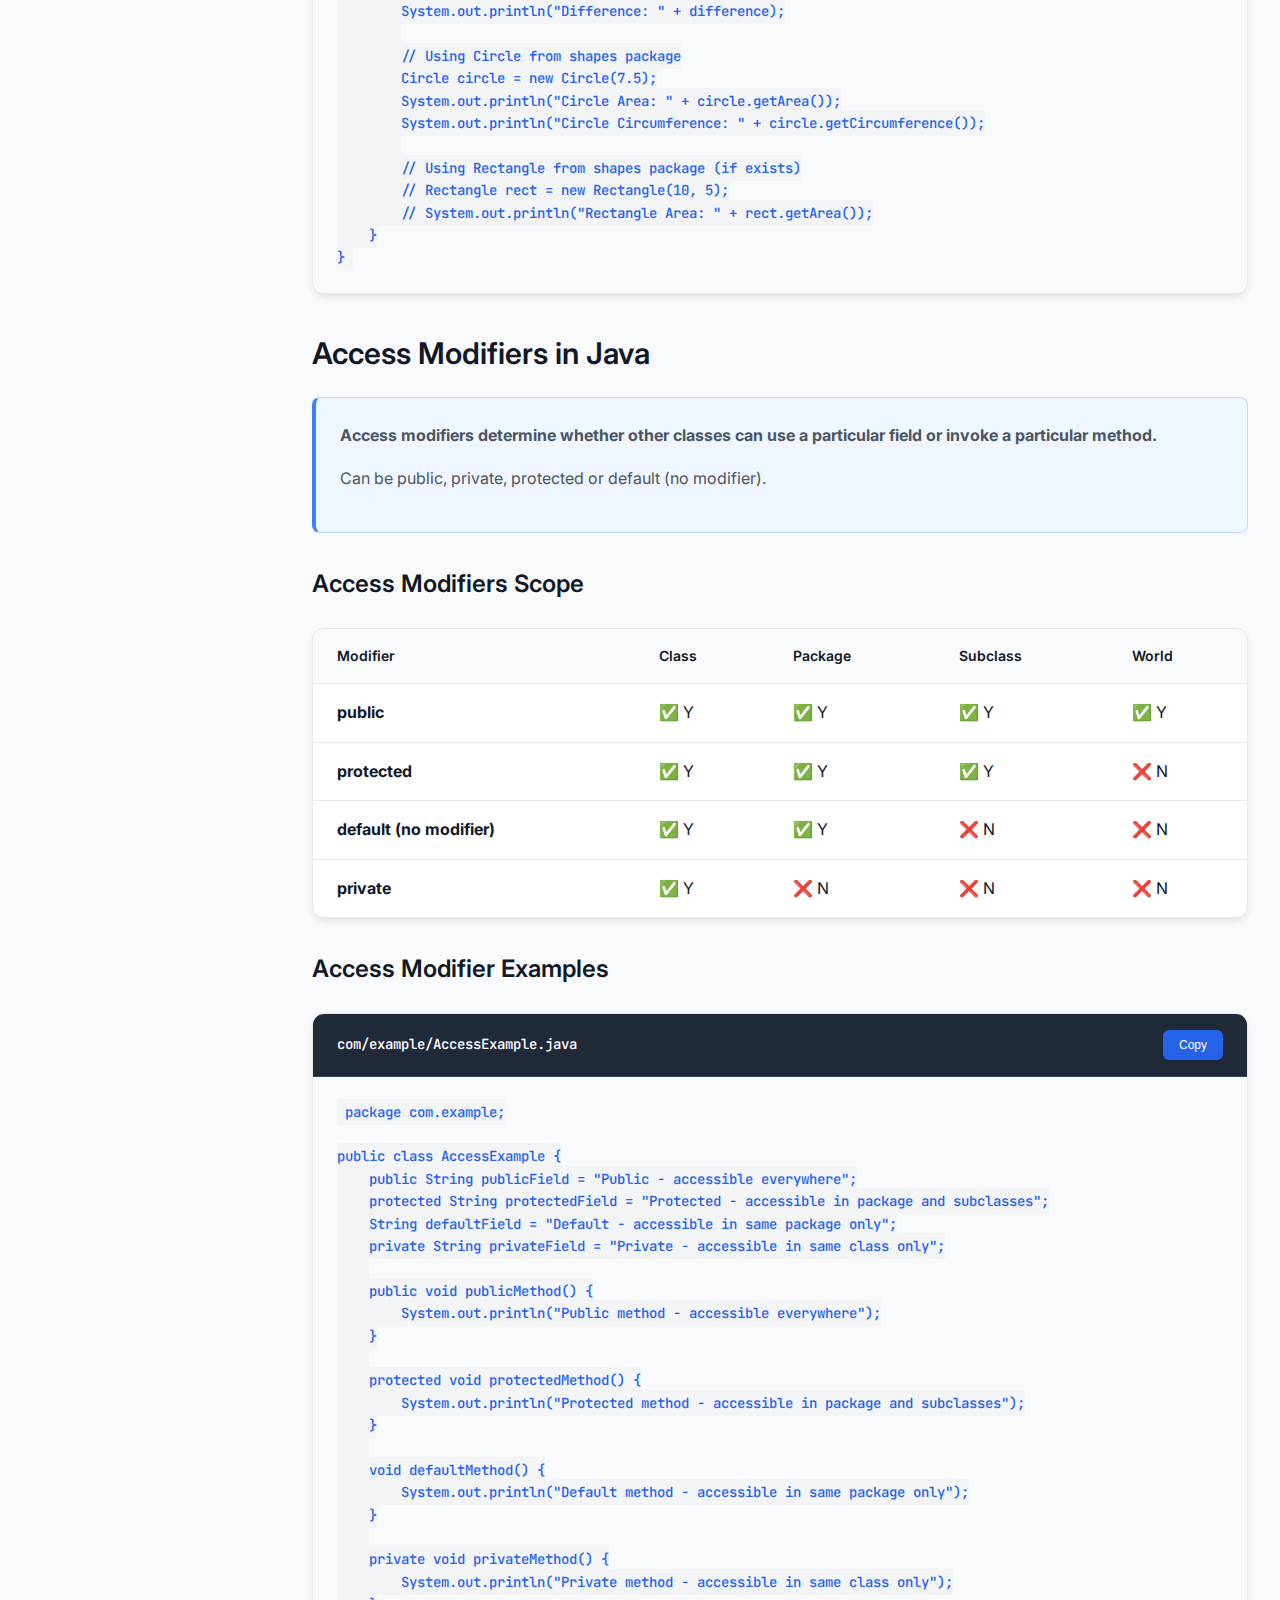
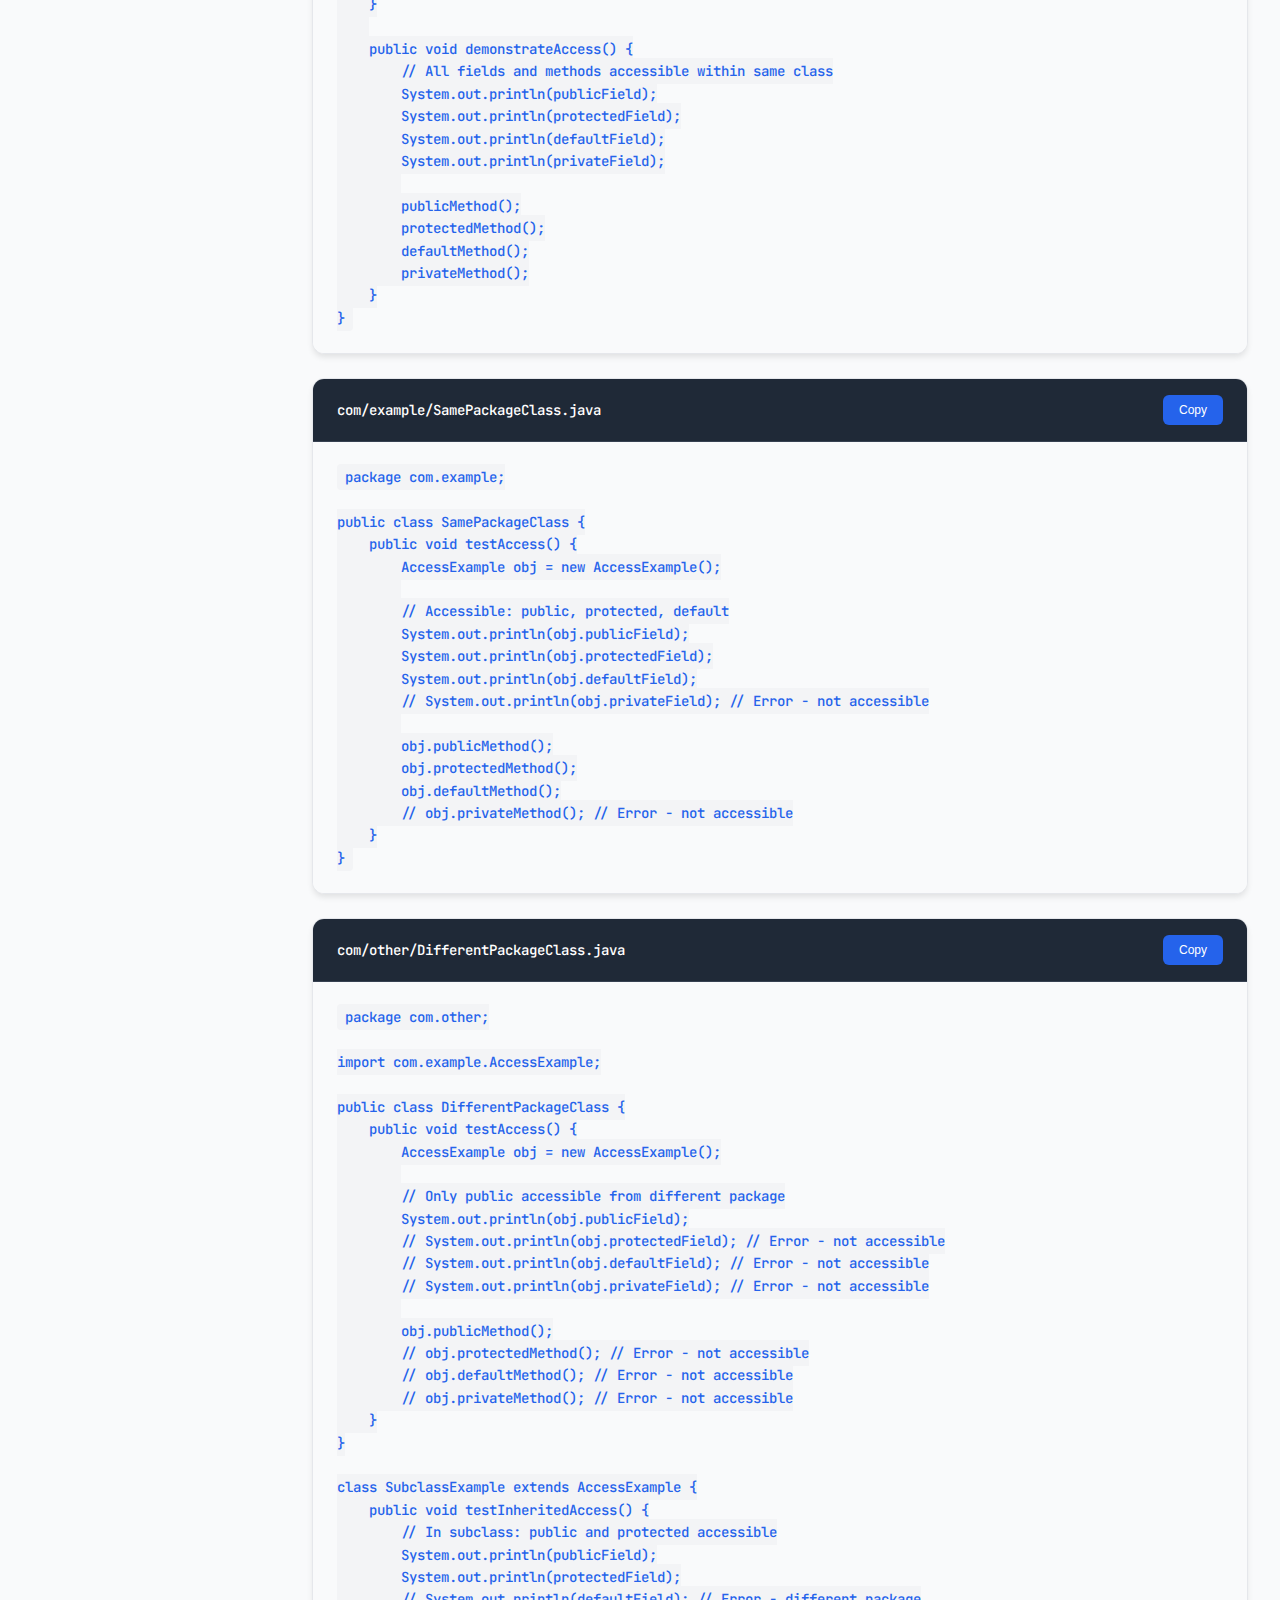
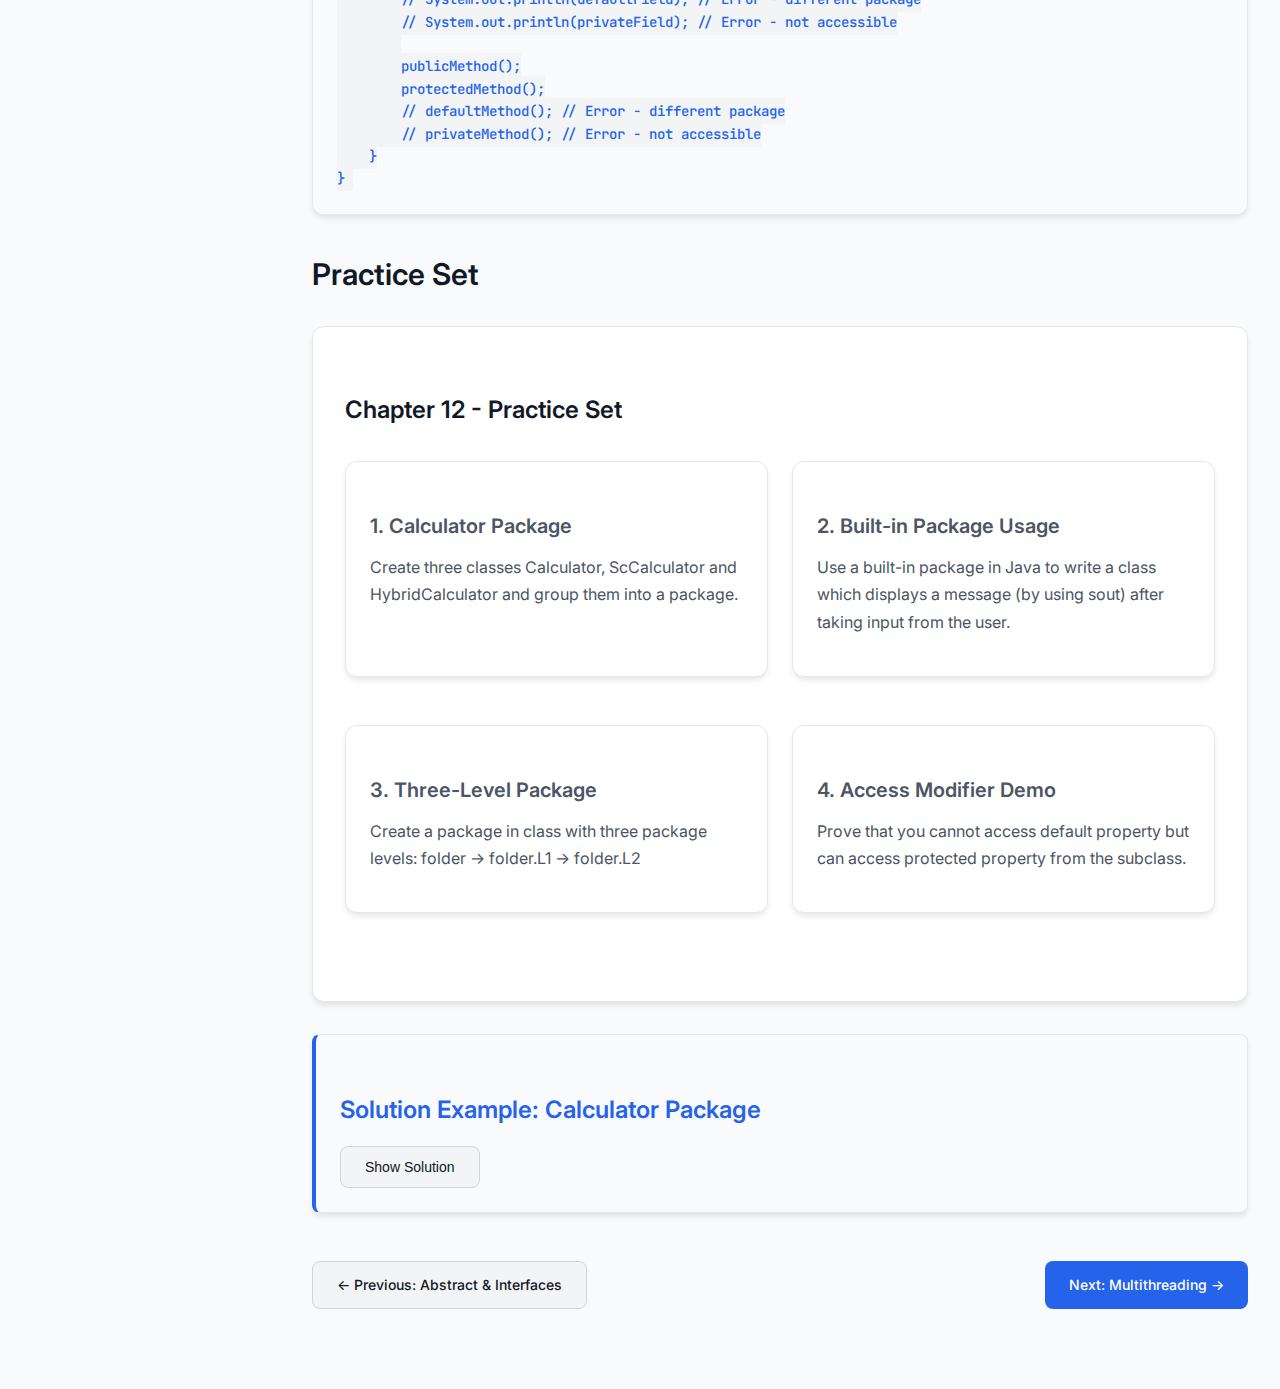
<file: chapter12.html>
<!DOCTYPE html>
<html lang="en">
<head>
    <meta charset="UTF-8">
    <meta name="viewport" content="width=device-width, initial-scale=1.0">
    <title>Chapter 12: Packages - Java Tutorial</title>
    <link rel="stylesheet" href="style.css">
</head>
<body>
    <nav class="topnav">
        <div class="nav-container">
            <div class="logo">Java Tutorial</div><br>
            <div class="nav-links" id="navLinks">
                <a href="index.html">Home</a>
                <a href="chapter1.html">Variables</a>
                <a href="chapter2.html">Operators</a>
                <a href="chapter3.html">Strings</a>
                <a href="chapter4.html">Conditionals</a>
                <a href="chapter5.html">Loops</a>
                <a href="chapter6.html">Arrays</a>
                <a href="chapter7.html">Methods</a>
                <a href="chapter8.html">OOPs Intro</a>
                <a href="chapter9.html">Constructors</a>
                <a href="chapter10.html">Inheritance</a>
                <a href="chapter11.html">Abstract & Interfaces</a>
                <a href="chapter12.html" class="active">Packages</a>
                <a href="chapter13.html">Multithreading</a>
                <a href="chapter14.html">Exceptions</a>
            </div>
          <button class="hamburger" id="hamburger" aria-label="Toggle navigation menu">
                <span></span>
                <span></span>
                <span></span>
            </button>
        </div>
    </nav>

    <aside class="sidebar" id="sidebar">
        <div class="sidebar-section">
            <div class="sidebar-title">Chapter 12 Topics</div>
            <a href="#compiler-interpreter" class="active">Compiler vs Interpreter</a>
            <a href="#java-execution">Java Execution</a>
            <a href="#packages-intro">Packages Introduction</a>
            <a href="#creating-packages">Creating Packages</a>
            <a href="#using-packages">Using Packages</a>
            <a href="#access-modifiers">Access Modifiers</a>
            <a href="#practice">Practice Set</a>
        </div>
    </aside>

    <main class="main-content">
        <h1>Chapter 12: Packages</h1>
        
        <section id="compiler-interpreter">
            <h2>Interpreter vs Compiler</h2>
            <div class="definition-box">
                <p><strong>Understanding how programming languages are executed</strong></p>
            </div>
            
            <div class="comparison-table">
                <h3>Interpreter vs Compiler</h3>
                <div class="table-container">
                    <table>
                        <thead>
                            <tr>
                                <th>Aspect</th>
                                <th>Interpreter</th>
                                <th>Compiler</th>
                            </tr>
                        </thead>
                        <tbody>
                            <tr>
                                <td><strong>Translation</strong></td>
                                <td>One statement at a time</td>
                                <td>Entire program at a time</td>
                            </tr>
                            <tr>
                                <td><strong>Execution</strong></td>
                                <td>Interpreter is needed every time</td>
                                <td>Once compiled, it is not needed</td>
                            </tr>
                            <tr>
                                <td><strong>Error Handling</strong></td>
                                <td>Partial execution if error occurs</td>
                                <td>No execution if an error occurs</td>
                            </tr>
                            <tr>
                                <td><strong>Development</strong></td>
                                <td>Easy for programmers</td>
                                <td>Usually not as easy as interpreted ones</td>
                            </tr>
                            <tr>
                                <td><strong>Speed</strong></td>
                                <td>Slower execution</td>
                                <td>Faster execution</td>
                            </tr>
                        </tbody>
                    </table>
                </div>
            </div>
        </section>

        <section id="java-execution">
            <h2>Is Java Compiled or Interpreted?</h2>
            <div class="definition-box">
                <p><strong>Java is a hybrid language → both compiled as well as interpreted</strong></p>
            </div>
            
            <div class="java-execution-flow card">
                <h3>Java Execution Process</h3>
                <div class="process-flow">
                    <div class="process-step">
                        <div class="step-icon">📝</div>
                        <div class="step-title">Java Source Code</div>
                        <div class="step-desc">Harry.java</div>
                    </div>
                    <div class="process-step">
                        <div class="step-icon">⚙️</div>
                        <div class="step-title">Java Compiler</div>
                        <div class="step-desc">javac Harry.java</div>
                    </div>
                    <div class="process-step">
                        <div class="step-icon">📦</div>
                        <div class="step-title">Bytecode</div>
                        <div class="step-desc">Harry.class</div>
                    </div>
                    <div class="process-step">
                        <div class="step-icon">🖥️</div>
                        <div class="step-title">JVM Interpreter</div>
                        <div class="step-desc">java Harry</div>
                    </div>
                    <div class="process-step">
                        <div class="step-icon">⚡</div>
                        <div class="step-title">Machine Code</div>
                        <div class="step-desc">Platform Specific</div>
                    </div>
                </div>
            </div>

            <div class="compilation-steps">
                <h3>Executing a Java Program</h3>
                <div class="step-list">
                    <div class="run-step">
                        <div class="step-num">1</div>
                        <div class="step-detail">
                            <strong>Compile:</strong> <code>javac Harry.java</code> → Creates Harry.class
                        </div>
                    </div>
                    <div class="run-step">
                        <div class="step-num">2</div>
                        <div class="step-detail">
                            <strong>Execute:</strong> <code>java Harry</code> → Runs the bytecode
                        </div>
                    </div>
                </div>
            </div>

            <div class="platform-independence card">
                <h3>Platform Independence</h3>
                <p>This bytecode can be taken to any platform (Windows/Mac/Linux) for execution.</p>
                <p class="text-center"><strong>Hence Java is platform independent (Write Once Run Everywhere)</strong></p>
                
                <div class="code-container">
                    <div class="code-header">
                        <span class="file-name">Terminal Commands</span>
                        <button class="copy-btn" onclick="copyCode(this)">Copy</button>
                    </div>
                    <pre><code># Compile Java file
javac MyProgram.java

# Run compiled bytecode
java MyProgram

# Compile and create package
javac -d . MyProgram.java</code></pre>
                </div>
            </div>

            <div class="note-box">
                <p><strong>Note:</strong> So far the execution of our program was being managed by IntelliJ IDEA. We can download a source code editor like VS Code to compile & execute our Java programs manually.</p>
            </div>
        </section>

        <section id="packages-intro">
            <h2>Packages in Java</h2>
            <div class="definition-box">
                <p><strong>A package is used to group related classes.</strong></p>
                <p>Packages help in avoiding name conflicts and organizing code better.</p>
            </div>
            
            <div class="package-types grid grid-2">
                <div class="concept-card card">
                    <h3>Built-in Packages</h3>
                    <p>Java API packages provided by Oracle</p>
                    <div class="example">
                       
                            <li><code>java.lang</code> - Basic classes</li>
                            <li><code>java.util</code> - Utility classes</li>
                            <li><code>java.io</code> - Input/Output classes</li>
                            <li><code>java.net</code> - Networking classes</li>
                        
                    </div>
                </div>
                
                <div class="concept-card card">
                    <h3>User-defined Packages</h3>
                    <p>Custom packages created by developers</p>
                    <div class="example">
                        
                            <li><code>com.company.project</code></li>
                            <li><code>org.example.utils</code></li>
                          
                    </div>
                </div>
            </div>
<div class="package-analogy card">
    <h3>Package Organization (Like File System)</h3>
    
    <!-- First vertical flow -->
    <div class="analogy-flow-vertical">
        <div class="analogy-step">
            <h4>Files</h4>
            <p>Song.mp3<br>Photo.jpg<br>Video.mp4</p>
        </div>
        <div class="arrow">&#8595;</div> <!-- ↓ -->
        <!-- <div class="analogy-step">
            <h4>Organized Folders</h4>
            <p>Songs/<br>Photos/<br>Videos/</p>
        </div> -->
    </div>

    <!-- Second vertical flow -->
    <div class="analogy-flow-vertical mt-4">
        <div class="analogy-step">
            <h4>Java Classes</h4>
            <p>Song.java<br>Photo.java<br>Video.java</p>
        </div>
        <div class="arrow">&#8595;</div> <!-- ↓ -->
        <div class="analogy-step">
            <h4>Organized Packages</h4>
            <p>com.media.audio<br>com.media.image<br>com.media.video</p>
        </div>
    </div>
</div>

        </section>

        <section id="creating-packages">
            <h2>Creating a Package</h2>
            
            <div class="code-container">
                <div class="code-header">
                    <span class="file-name">Creating Simple Package</span>
                    <button class="copy-btn" onclick="copyCode(this)">Copy</button>
                </div>
                <pre><code># Simple compilation
javac Harry.java → Creates Harry.class

# Create package folder structure
javac -d . Harry.java → Creates package folder and class file</code></pre>
            </div>

            <div class="package-creation">
                <h3>Package Declaration and Creation</h3>
                
                <div class="code-container">
                    <div class="code-header">
                        <span class="file-name">com/company/utils/Calculator.java</span>
                        <button class="copy-btn" onclick="copyCode(this)">Copy</button>
                    </div>
                    <pre><code>package com.company.utils;

public class Calculator {
    public static int add(int a, int b) {
        return a + b;
    }
    
    public static int subtract(int a, int b) {
        return a - b;
    }
    
    public static int multiply(int a, int b) {
        return a * b;
    }
    
    public static double divide(int a, int b) {
        if (b != 0) {
            return (double) a / b;
        }
        throw new IllegalArgumentException("Division by zero");
    }
}</code></pre>
                </div>

                <div class="code-container">
                    <div class="code-header">
                        <span class="file-name">com/company/shapes/Circle.java</span>
                        <button class="copy-btn" onclick="copyCode(this)">Copy</button>
                    </div>
                    <pre><code>package com.company.shapes;

public class Circle {
    private double radius;
    
    public Circle(double radius) {
        this.radius = radius;
    }
    
    public double getArea() {
        return Math.PI * radius * radius;
    }
    
    public double getCircumference() {
        return 2 * Math.PI * radius;
    }
    
    public double getRadius() {
        return radius;
    }
}</code></pre>
                </div>
            </div>

            <div class="inner-packages card">
                <h3>Inner Packages</h3>
                <p>We can also create inner packages by adding package "inner" as package name</p>
                
                <div class="code-container">
                    <div class="code-header">
                        <span class="file-name">Folder Structure Example</span>
                        <button class="copy-btn" onclick="copyCode(this)">Copy</button>
                    </div>
                    <pre><code>project/
├── com/
│   └── company/
│       ├── utils/
│       │   └── Calculator.java
│       ├── shapes/
│       │   ├── Circle.java
│       │   └── Rectangle.java
│       └── database/
│           └── Connection.java
└── Main.java</code></pre>
                </div>
            </div>

            <div class="note-box">
                <p><strong>Note:</strong> These packages once created can be used by other classes.</p>
            </div>
        </section>

        <section id="using-packages">
            <h2>Using a Java Package</h2>
            <div class="definition-box">
                <p><strong>To use classes from packages, we need to import them.</strong></p>
            </div>
            
            <div class="import-examples">
                <h3>Import Statements</h3>
                
                <div class="code-container">
                    <div class="code-header">
                        <span class="file-name">ImportExamples.java</span>
                        <button class="copy-btn" onclick="copyCode(this)">Copy</button>
                    </div>
                    <pre><code>// Import specific class
import java.util.Scanner;
import java.util.ArrayList;

// Import all classes from a package
import java.util.*;

// Import specific class from custom package
import com.company.utils.Calculator;
import com.company.shapes.Circle;

// Import all classes from custom package
import com.company.shapes.*;

public class ImportExamples {
    public static void main(String[] args) {
        // Using imported classes
        Scanner scanner = new Scanner(System.in);
        ArrayList<String> list = new ArrayList<>();
        
        // Using custom package classes
        Calculator calc = new Calculator();
        Circle circle = new Circle(5.0);
        
        System.out.println("Circle area: " + circle.getArea());
        System.out.println("Addition: " + Calculator.add(10, 20));
    }
}</code></pre>
                </div>
            </div>

            <div class="import-types grid grid-3">
                <div class="concept-card card">
                    <h3>Specific Import</h3>
                    <code>import java.lang.String;</code>
                    <p>Import specific class from java.lang</p>
                </div>
                
                <div class="concept-card card">
                    <h3>Wildcard Import</h3>
                    <code>import java.lang.*;</code>
                    <p>Import everything from java.lang</p>
                </div>
                
                <div class="concept-card card">
                    <h3>Default Import</h3>
                    <code>String s = new String("Harry");</code>
                    <p>java.lang is imported by default</p>
                </div>
            </div>

            <div class="code-container">
                <div class="code-header">
                    <span class="file-name">PackageUsageExample.java</span>
                    <button class="copy-btn" onclick="copyCode(this)">Copy</button>
                </div>
                <pre><code>import com.company.utils.Calculator;
import com.company.shapes.*;

public class PackageUsageExample {
    public static void main(String[] args) {
        // Using Calculator from utils package
        int sum = Calculator.add(15, 25);
        int difference = Calculator.subtract(30, 10);
        
        System.out.println("Sum: " + sum);
        System.out.println("Difference: " + difference);
        
        // Using Circle from shapes package
        Circle circle = new Circle(7.5);
        System.out.println("Circle Area: " + circle.getArea());
        System.out.println("Circle Circumference: " + circle.getCircumference());
        
        // Using Rectangle from shapes package (if exists)
        // Rectangle rect = new Rectangle(10, 5);
        // System.out.println("Rectangle Area: " + rect.getArea());
    }
}</code></pre>
            </div>
        </section>

        <section id="access-modifiers">
            <h2>Access Modifiers in Java</h2>
            <div class="definition-box">
                <p><strong>Access modifiers determine whether other classes can use a particular field or invoke a particular method.</strong></p>
                <p>Can be public, private, protected or default (no modifier).</p>
            </div>
            
            <div class="access-modifiers-table">
                <h3>Access Modifiers Scope</h3>
                <div class="table-container">
                    <table>
                        <thead>
                            <tr>
                                <th>Modifier</th>
                                <th>Class</th>
                                <th>Package</th>
                                <th>Subclass</th>
                                <th>World</th>
                            </tr>
                        </thead>
                        <tbody>
                            <tr>
                                <td><strong>public</strong></td>
                                <td>✅ Y</td>
                                <td>✅ Y</td>
                                <td>✅ Y</td>
                                <td>✅ Y</td>
                            </tr>
                            <tr>
                                <td><strong>protected</strong></td>
                                <td>✅ Y</td>
                                <td>✅ Y</td>
                                <td>✅ Y</td>
                                <td>❌ N</td>
                            </tr>
                            <tr>
                                <td><strong>default (no modifier)</strong></td>
                                <td>✅ Y</td>
                                <td>✅ Y</td>
                                <td>❌ N</td>
                                <td>❌ N</td>
                            </tr>
                            <tr>
                                <td><strong>private</strong></td>
                                <td>✅ Y</td>
                                <td>❌ N</td>
                                <td>❌ N</td>
                                <td>❌ N</td>
                            </tr>
                        </tbody>
                    </table>
                </div>
            </div>

            <div class="access-examples">
                <h3>Access Modifier Examples</h3>
                
                <div class="code-container">
                    <div class="code-header">
                        <span class="file-name">com/example/AccessExample.java</span>
                        <button class="copy-btn" onclick="copyCode(this)">Copy</button>
                    </div>
                    <pre><code>package com.example;

public class AccessExample {
    public String publicField = "Public - accessible everywhere";
    protected String protectedField = "Protected - accessible in package and subclasses";
    String defaultField = "Default - accessible in same package only";
    private String privateField = "Private - accessible in same class only";
    
    public void publicMethod() {
        System.out.println("Public method - accessible everywhere");
    }
    
    protected void protectedMethod() {
        System.out.println("Protected method - accessible in package and subclasses");
    }
    
    void defaultMethod() {
        System.out.println("Default method - accessible in same package only");
    }
    
    private void privateMethod() {
        System.out.println("Private method - accessible in same class only");
    }
    
    public void demonstrateAccess() {
        // All fields and methods accessible within same class
        System.out.println(publicField);
        System.out.println(protectedField);
        System.out.println(defaultField);
        System.out.println(privateField);
        
        publicMethod();
        protectedMethod();
        defaultMethod();
        privateMethod();
    }
}</code></pre>
                </div>

                <div class="code-container">
                    <div class="code-header">
                        <span class="file-name">com/example/SamePackageClass.java</span>
                        <button class="copy-btn" onclick="copyCode(this)">Copy</button>
                    </div>
                    <pre><code>package com.example;

public class SamePackageClass {
    public void testAccess() {
        AccessExample obj = new AccessExample();
        
        // Accessible: public, protected, default
        System.out.println(obj.publicField);
        System.out.println(obj.protectedField);
        System.out.println(obj.defaultField);
        // System.out.println(obj.privateField); // Error - not accessible
        
        obj.publicMethod();
        obj.protectedMethod();
        obj.defaultMethod();
        // obj.privateMethod(); // Error - not accessible
    }
}</code></pre>
                </div>

                <div class="code-container">
                    <div class="code-header">
                        <span class="file-name">com/other/DifferentPackageClass.java</span>
                        <button class="copy-btn" onclick="copyCode(this)">Copy</button>
                    </div>
                    <pre><code>package com.other;

import com.example.AccessExample;

public class DifferentPackageClass {
    public void testAccess() {
        AccessExample obj = new AccessExample();
        
        // Only public accessible from different package
        System.out.println(obj.publicField);
        // System.out.println(obj.protectedField); // Error - not accessible
        // System.out.println(obj.defaultField); // Error - not accessible
        // System.out.println(obj.privateField); // Error - not accessible
        
        obj.publicMethod();
        // obj.protectedMethod(); // Error - not accessible
        // obj.defaultMethod(); // Error - not accessible
        // obj.privateMethod(); // Error - not accessible
    }
}

class SubclassExample extends AccessExample {
    public void testInheritedAccess() {
        // In subclass: public and protected accessible
        System.out.println(publicField);
        System.out.println(protectedField);
        // System.out.println(defaultField); // Error - different package
        // System.out.println(privateField); // Error - not accessible
        
        publicMethod();
        protectedMethod();
        // defaultMethod(); // Error - different package
        // privateMethod(); // Error - not accessible
    }
}</code></pre>
                </div>
            </div>
        </section>

        <section id="practice">
            <h2>Practice Set</h2>
            
            <div class="practice-set">
                <h3>Chapter 12 - Practice Set</h3>
                <div class="practice-problems grid grid-2">
                    <div class="problem-item card">
                        <h4>1. Calculator Package</h4>
                        <p>Create three classes Calculator, ScCalculator and HybridCalculator and group them into a package.</p>
                    </div>
                    
                    <div class="problem-item card">
                        <h4>2. Built-in Package Usage</h4>
                        <p>Use a built-in package in Java to write a class which displays a message (by using sout) after taking input from the user.</p>
                    </div>
                    
                    <div class="problem-item card">
                        <h4>3. Three-Level Package</h4>
                        <p>Create a package in class with three package levels: folder → folder.L1 → folder.L2</p>
                    </div>
                    
                    <div class="problem-item card">
                        <h4>4. Access Modifier Demo</h4>
                        <p>Prove that you cannot access default property but can access protected property from the subclass.</p>
                    </div>
                </div>
            </div>

            <div class="exercise card">
                <h3>Solution Example: Calculator Package</h3>
                <div class="solution-container">
                    <button class="btn btn-secondary show-solution-btn" onclick="toggleSolution('solution1')">Show Solution</button>
                    <div id="solution1" class="solution-code" style="display: none;">
                        <div class="code-container">
                            <div class="code-header">
                                <span class="file-name">com/calculator/Calculator.java</span>
                                <button class="copy-btn" onclick="copyCode(this)">Copy</button>
                            </div>
                            <pre><code>package com.calculator;

public class Calculator {
    public double add(double a, double b) {
        return a + b;
    }
    
    public double subtract(double a, double b) {
        return a - b;
    }
    
    public double multiply(double a, double b) {
        return a * b;
    }
    
    public double divide(double a, double b) {
        if (b != 0) {
            return a / b;
        }
        throw new ArithmeticException("Division by zero");
    }
}</code></pre>
                        </div>
                        
                        <div class="code-container">
                            <div class="code-header">
                                <span class="file-name">com/calculator/ScCalculator.java</span>
                                <button class="copy-btn" onclick="copyCode(this)">Copy</button>
                            </div>
                            <pre><code>package com.calculator;

public class ScCalculator extends Calculator {
    public double sin(double angle) {
        return Math.sin(Math.toRadians(angle));
    }
    
    public double cos(double angle) {
        return Math.cos(Math.toRadians(angle));
    }
    
    public double tan(double angle) {
        return Math.tan(Math.toRadians(angle));
    }
    
    public double sqrt(double number) {
        return Math.sqrt(number);
    }
    
    public double power(double base, double exponent) {
        return Math.pow(base, exponent);
    }
}</code></pre>
                        </div>
                        
                        <div class="code-container">
                            <div class="code-header">
                                <span class="file-name">com/calculator/HybridCalculator.java</span>
                                <button class="copy-btn" onclick="copyCode(this)">Copy</button>
                            </div>
                            <pre><code>package com.calculator;

public class HybridCalculator extends ScCalculator {
    public double log(double number) {
        return Math.log10(number);
    }
    
    public double naturalLog(double number) {
        return Math.log(number);
    }
    
    public double factorial(int n) {
        if (n < 0) {
            throw new IllegalArgumentException("Factorial not defined for negative numbers");
        }
        if (n == 0 || n == 1) {
            return 1;
        }
        double result = 1;
        for (int i = 2; i <= n; i++) {
            result *= i;
        }
        return result;
    }
    
    public double percentage(double value, double total) {
        return (value / total) * 100;
    }
}</code></pre>
                        </div>
                        
                        <div class="code-container">
                            <div class="code-header">
                                <span class="file-name">TestCalculator.java</span>
                                <button class="copy-btn" onclick="copyCode(this)">Copy</button>
                            </div>
                            <pre><code>import com.calculator.*;

public class TestCalculator {
    public static void main(String[] args) {
        Calculator calc = new Calculator();
        ScCalculator scCalc = new ScCalculator();
        HybridCalculator hybridCalc = new HybridCalculator();
        
        // Basic operations
        System.out.println("Basic Calculator:");
        System.out.println("10 + 5 = " + calc.add(10, 5));
        System.out.println("10 - 5 = " + calc.subtract(10, 5));
        
        // Scientific operations
        System.out.println("\nScientific Calculator:");
        System.out.println("sin(30°) = " + scCalc.sin(30));
        System.out.println("sqrt(16) = " + scCalc.sqrt(16));
        
        // Hybrid operations
        System.out.println("\nHybrid Calculator:");
        System.out.println("log(100) = " + hybridCalc.log(100));
        System.out.println("5! = " + hybridCalc.factorial(5));
        System.out.println("25% of 200 = " + hybridCalc.percentage(25, 100) * 200 / 100);
    }
}</code></pre>
                        </div>
                    </div>
                </div>
            </div>
        </section>

        <div class="chapter-nav">
            <a href="chapter11.html" class="btn btn-secondary">← Previous: Abstract & Interfaces</a>
            <a href="chapter13.html" class="btn btn-primary">Next: Multithreading →</a>
        </div>
    </main>

   

    <script src="script.js"></script>
</body>
</file>
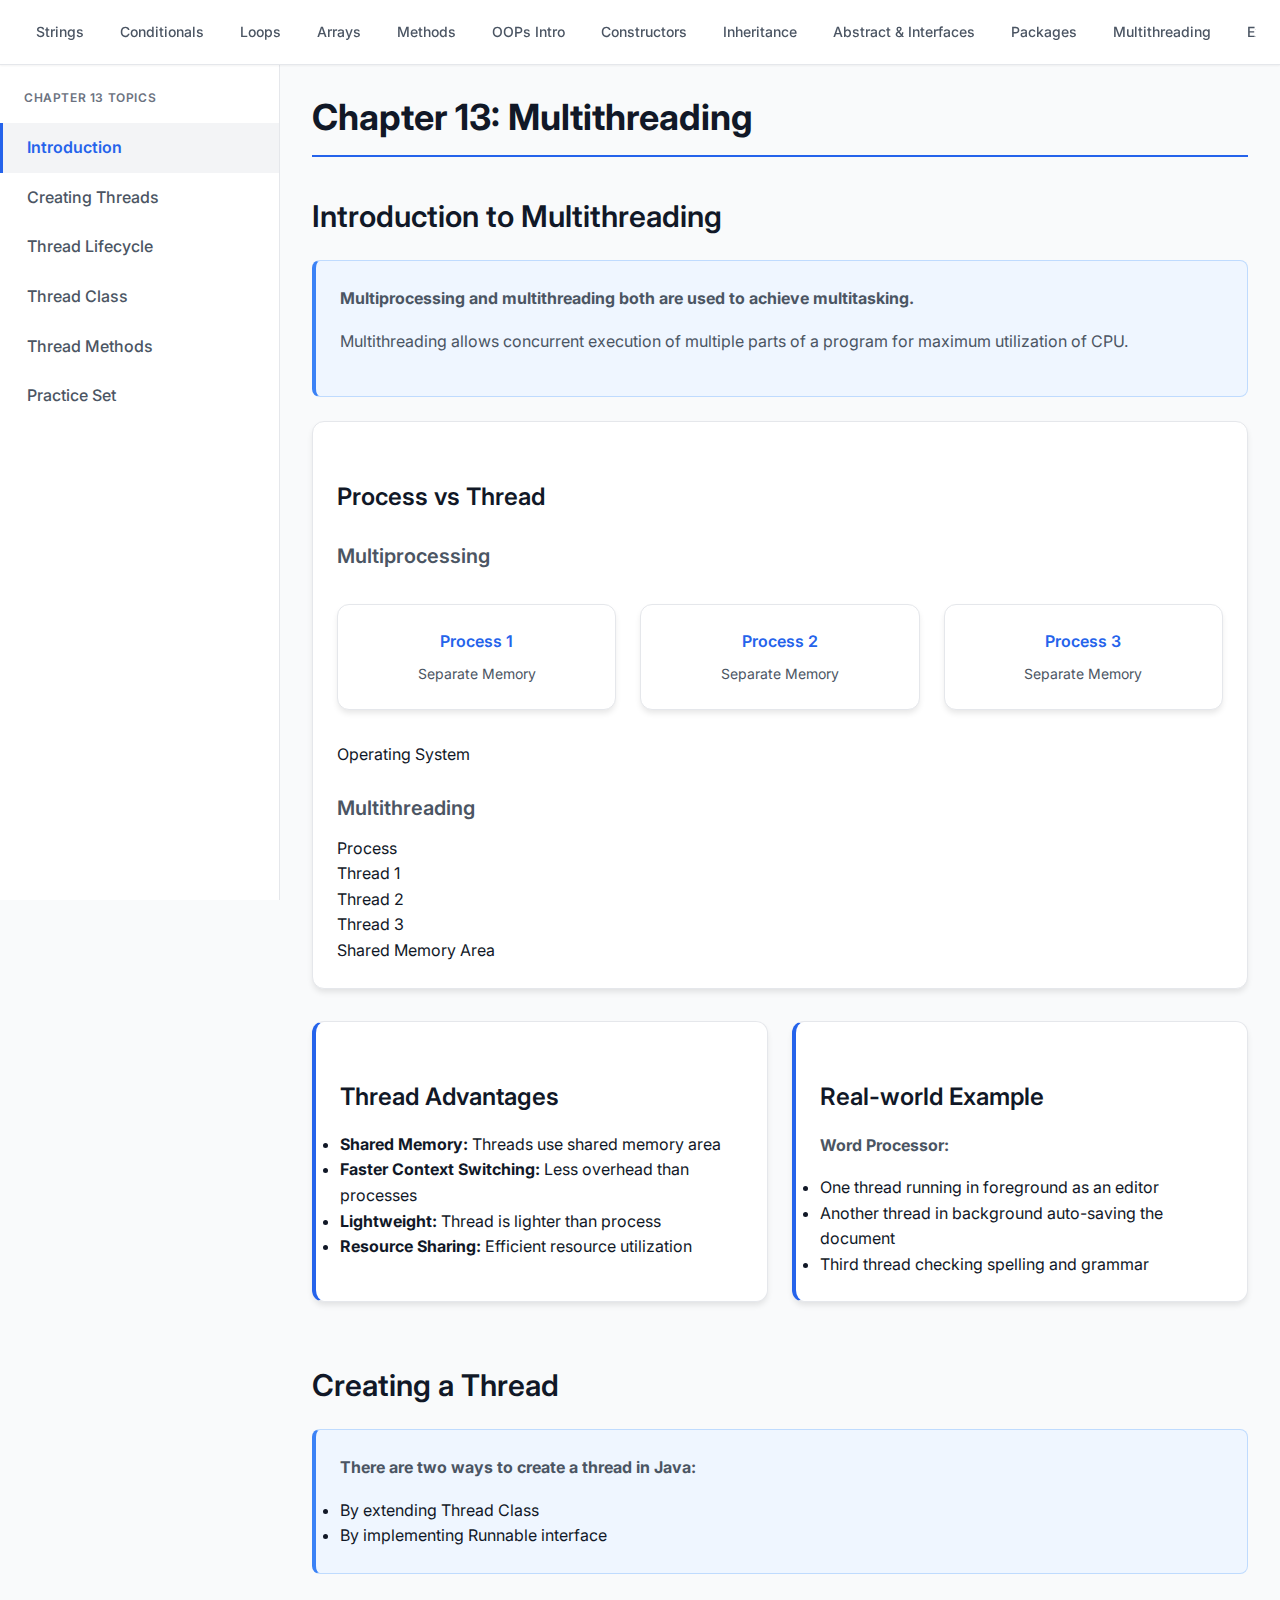
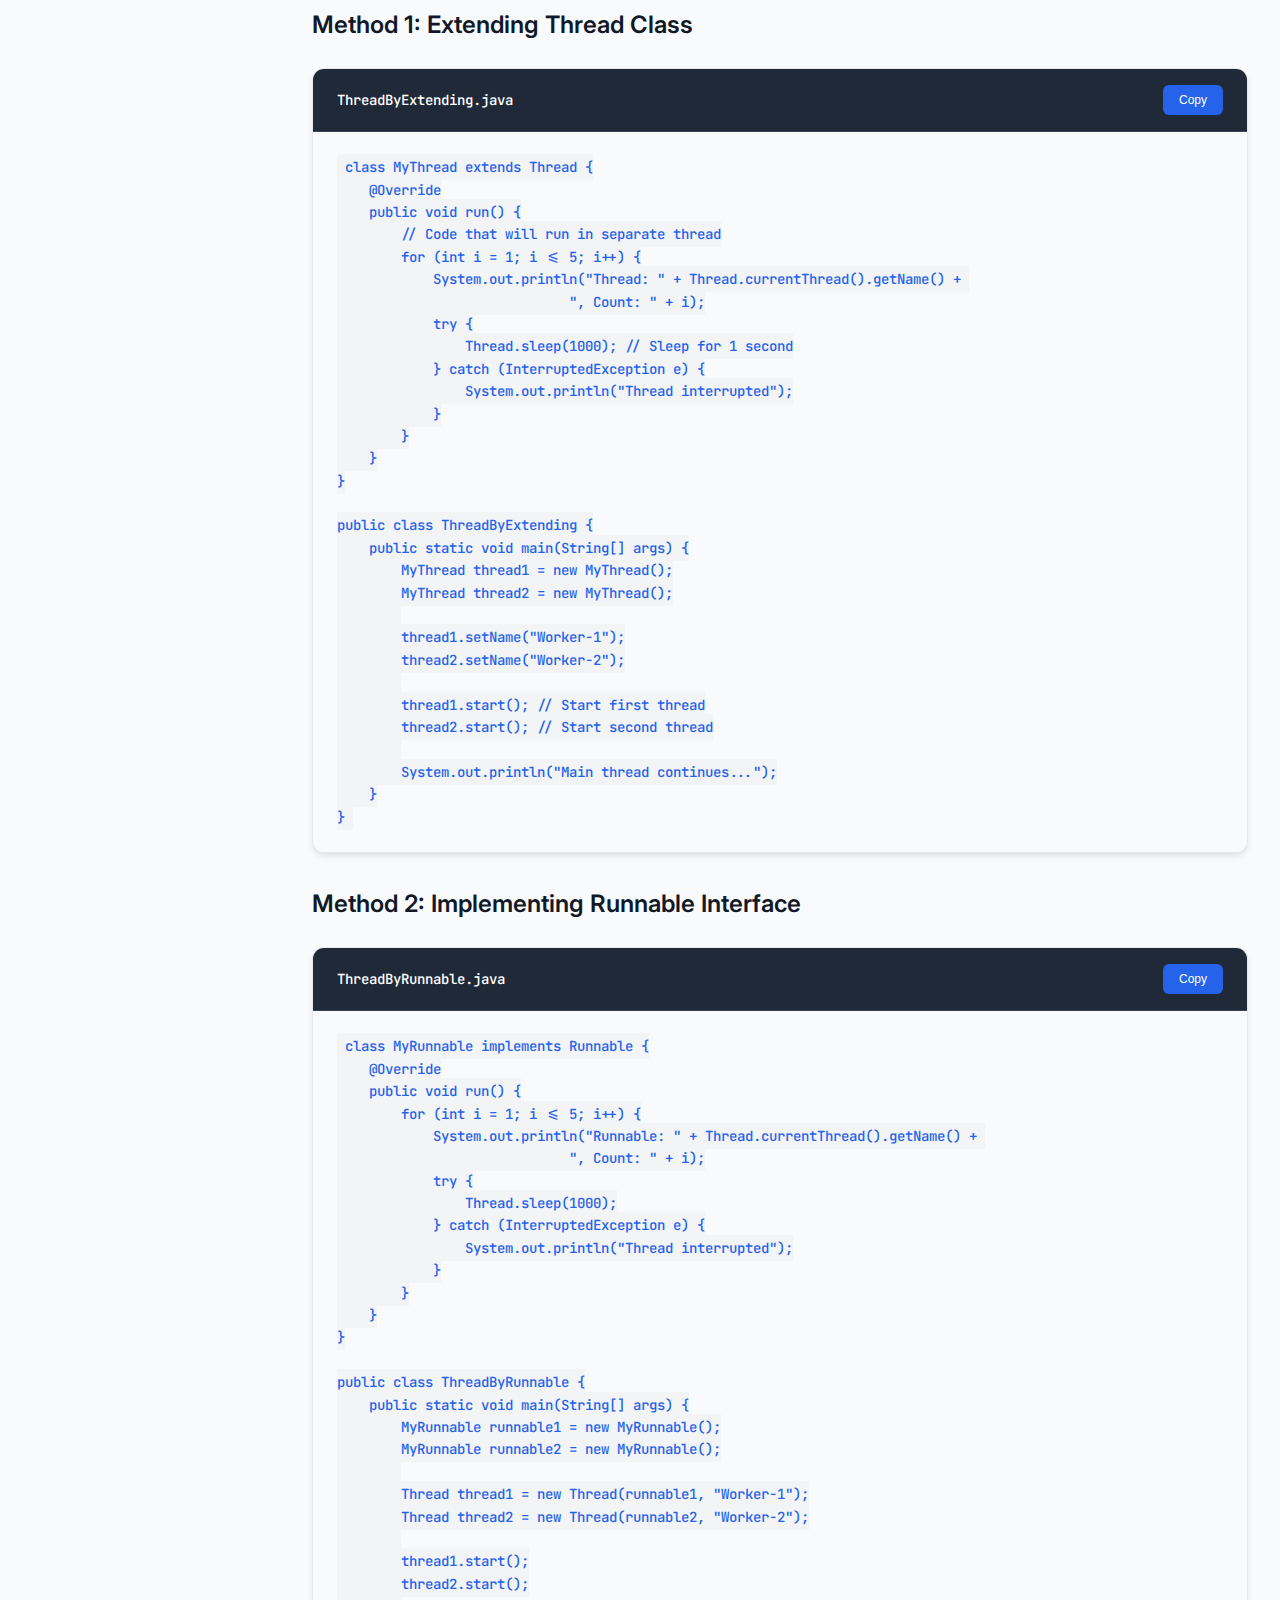
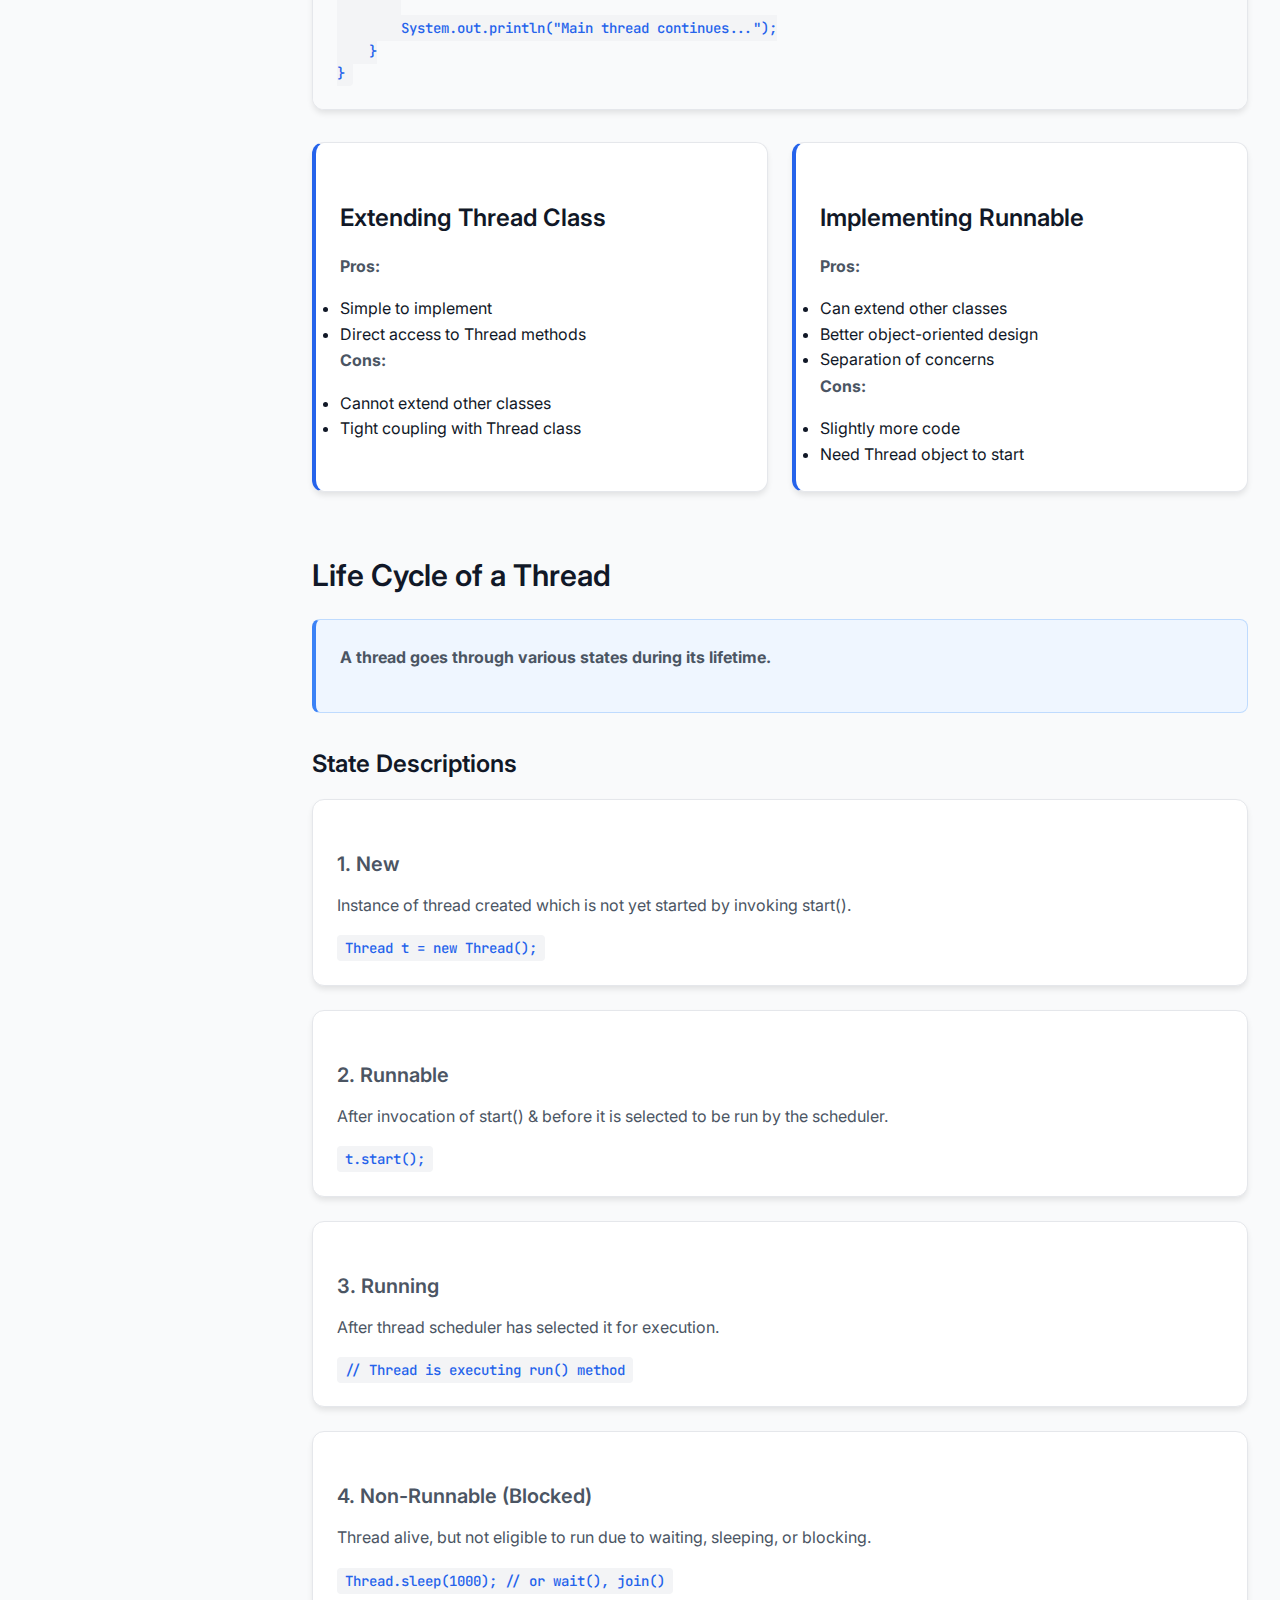
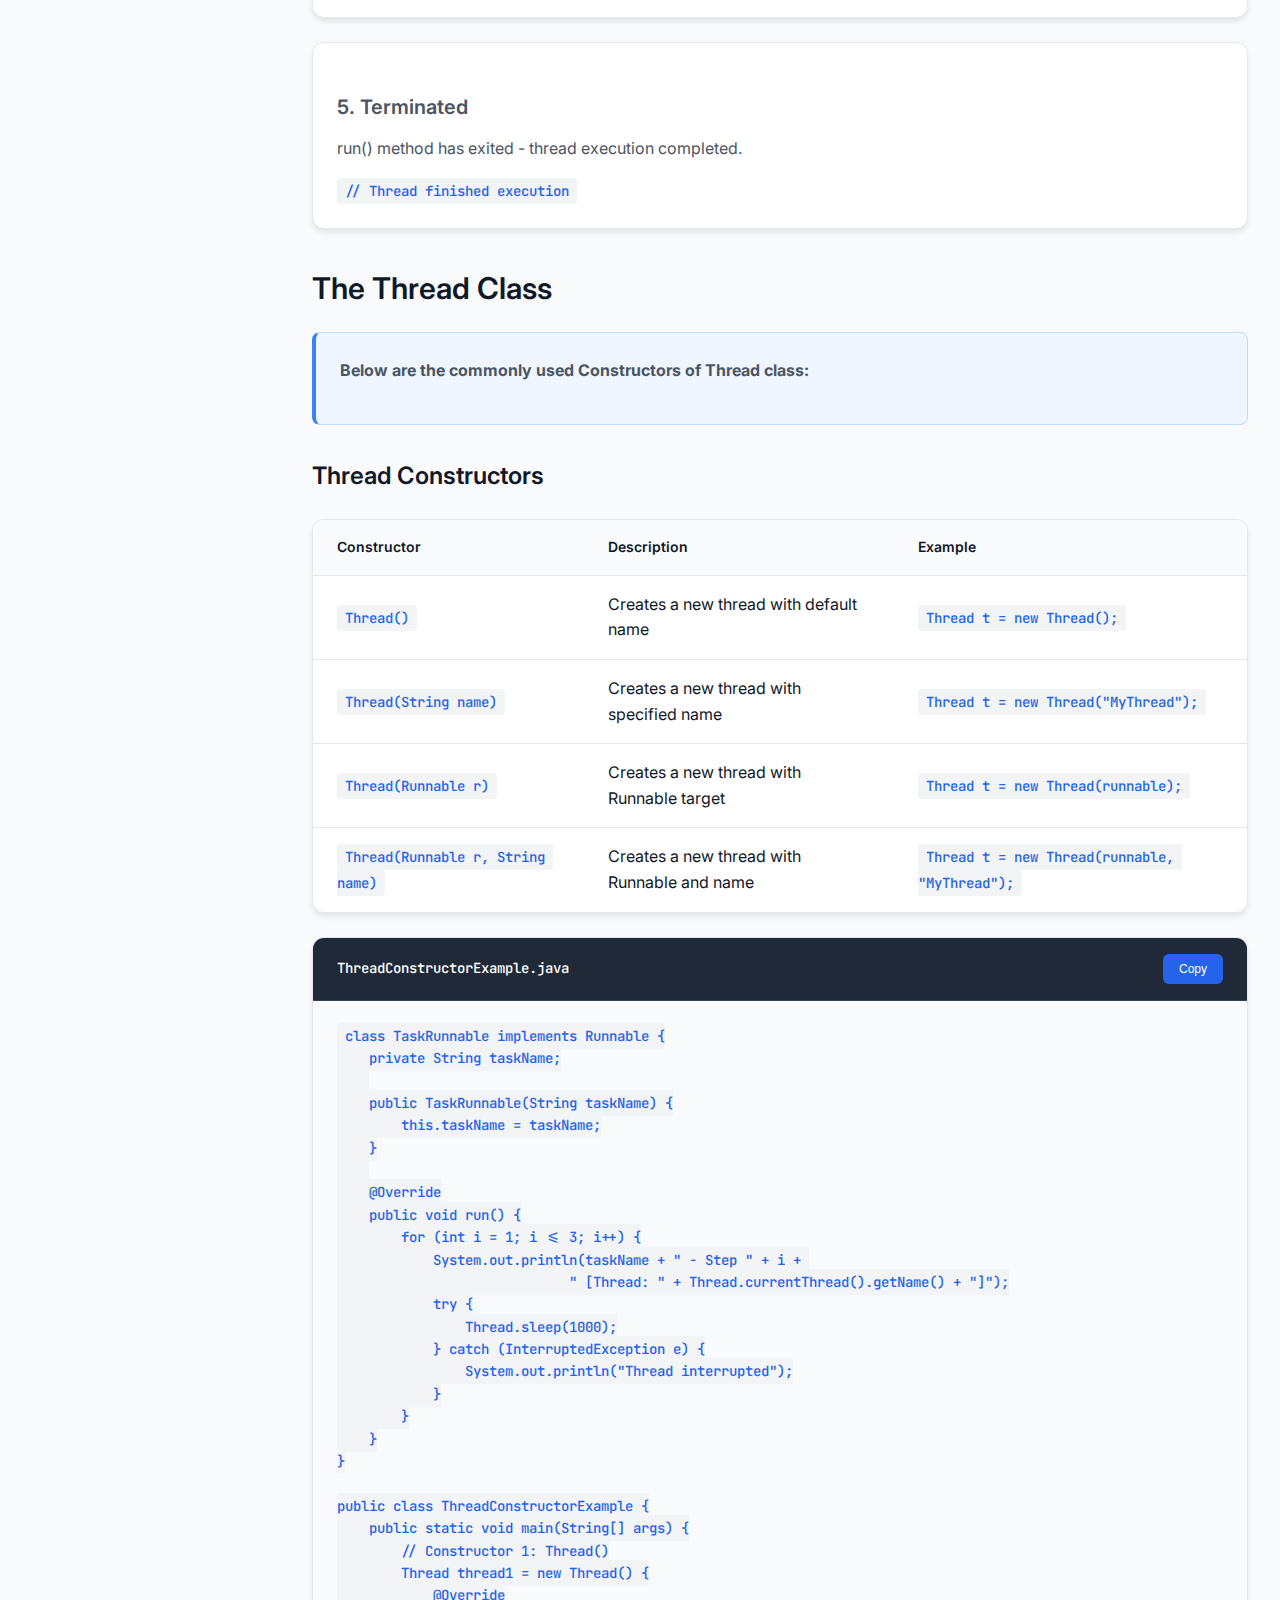
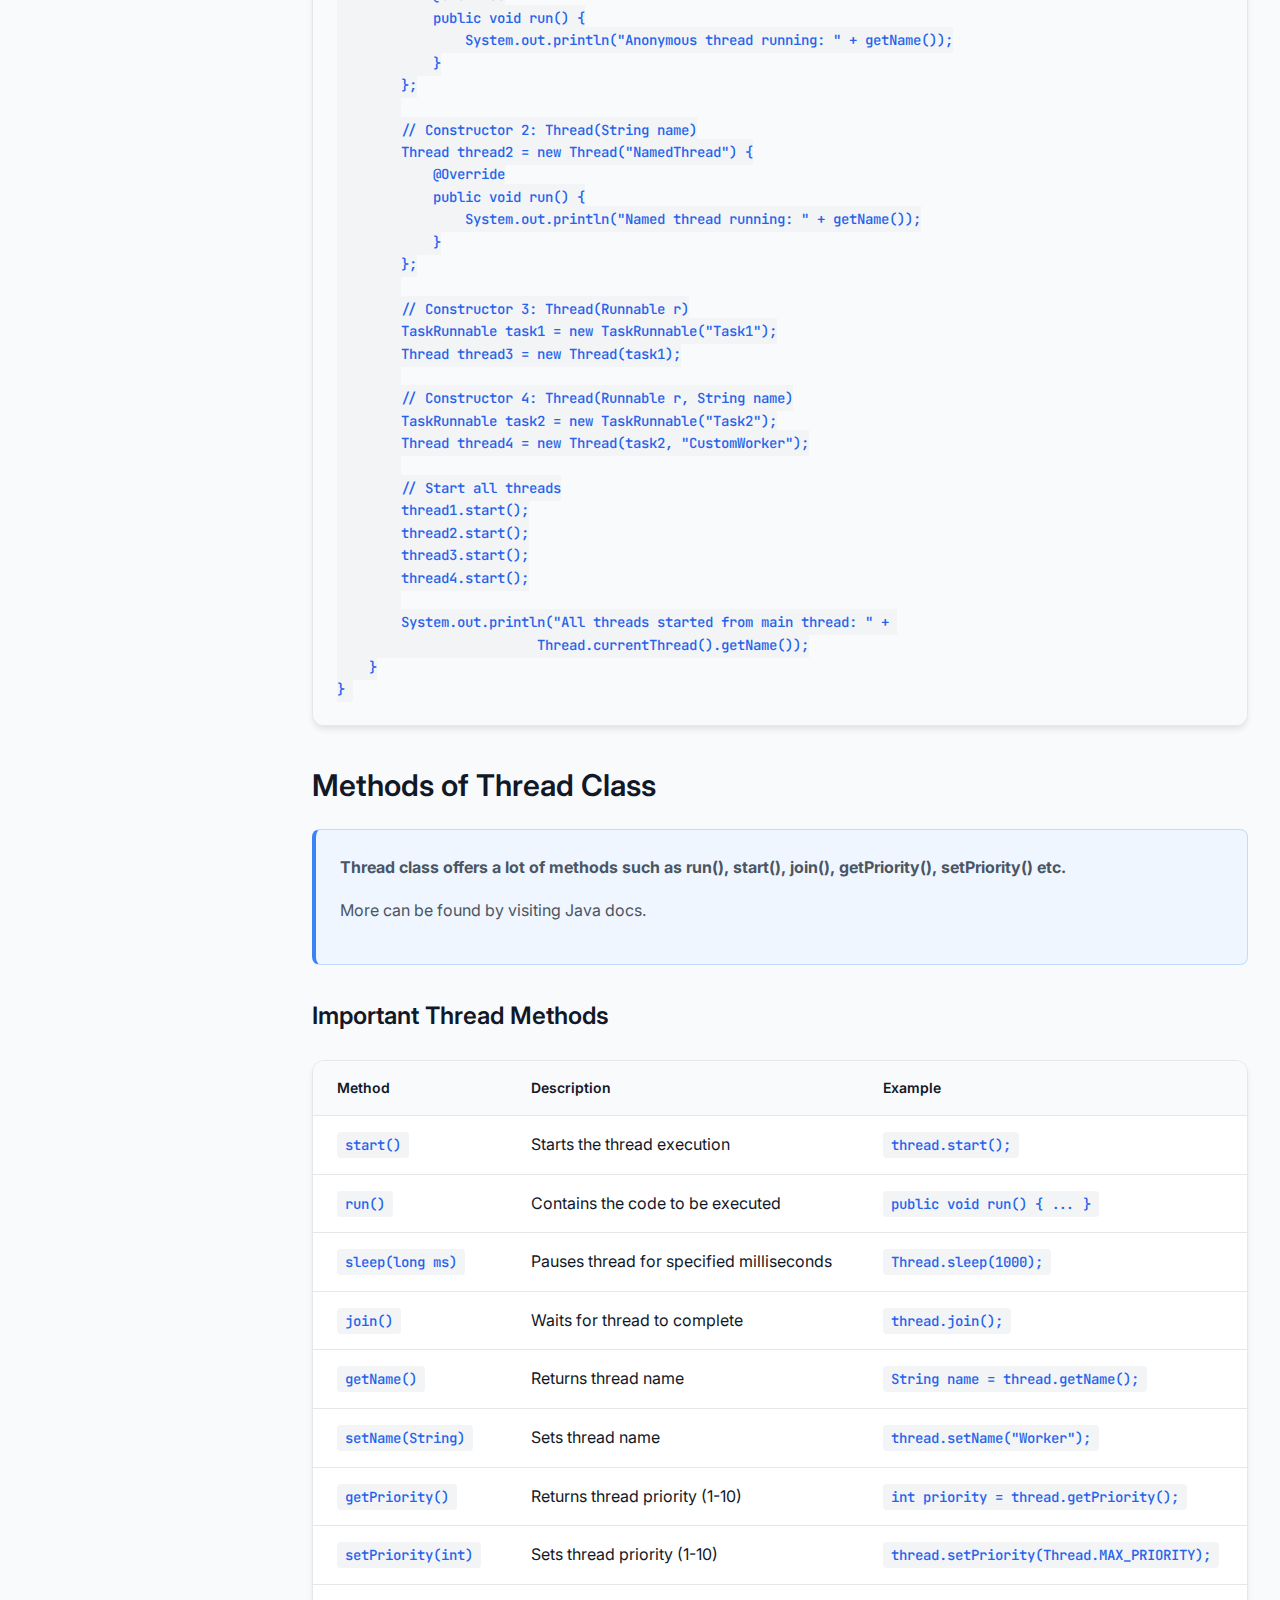
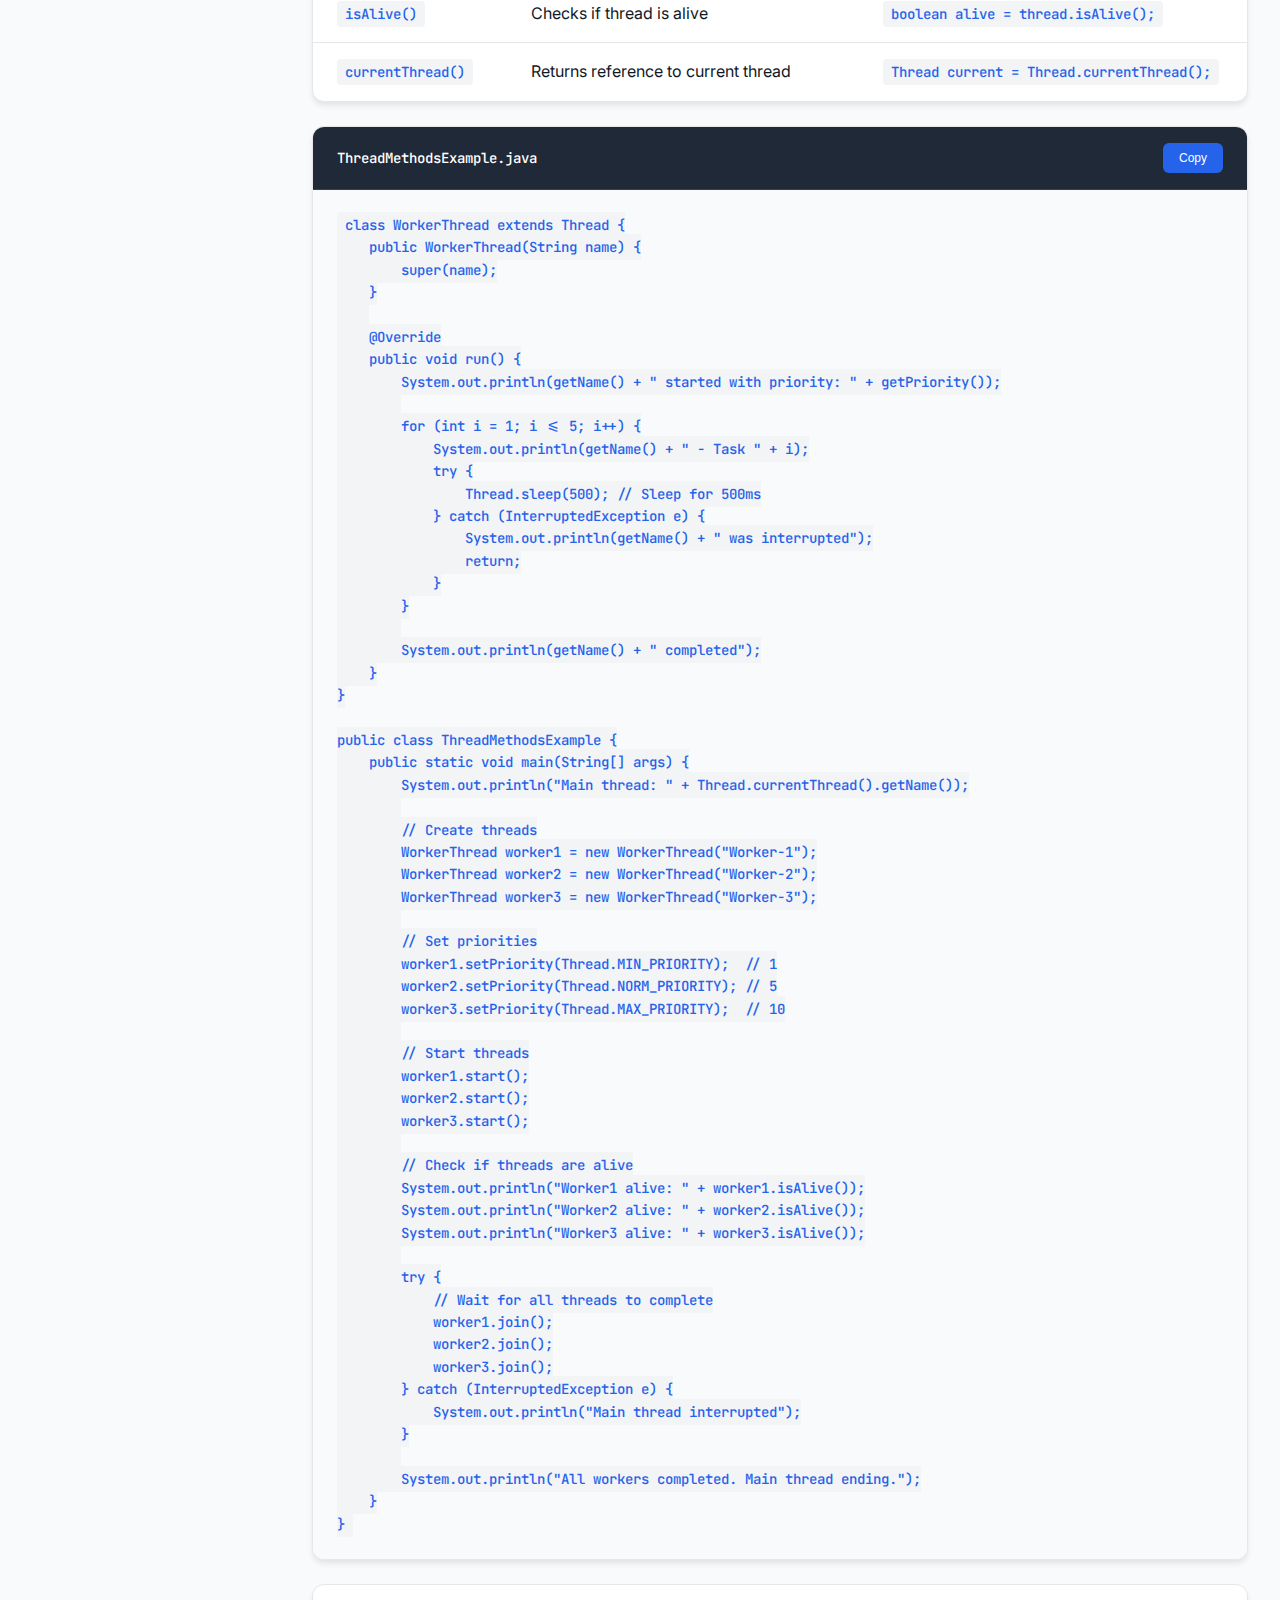
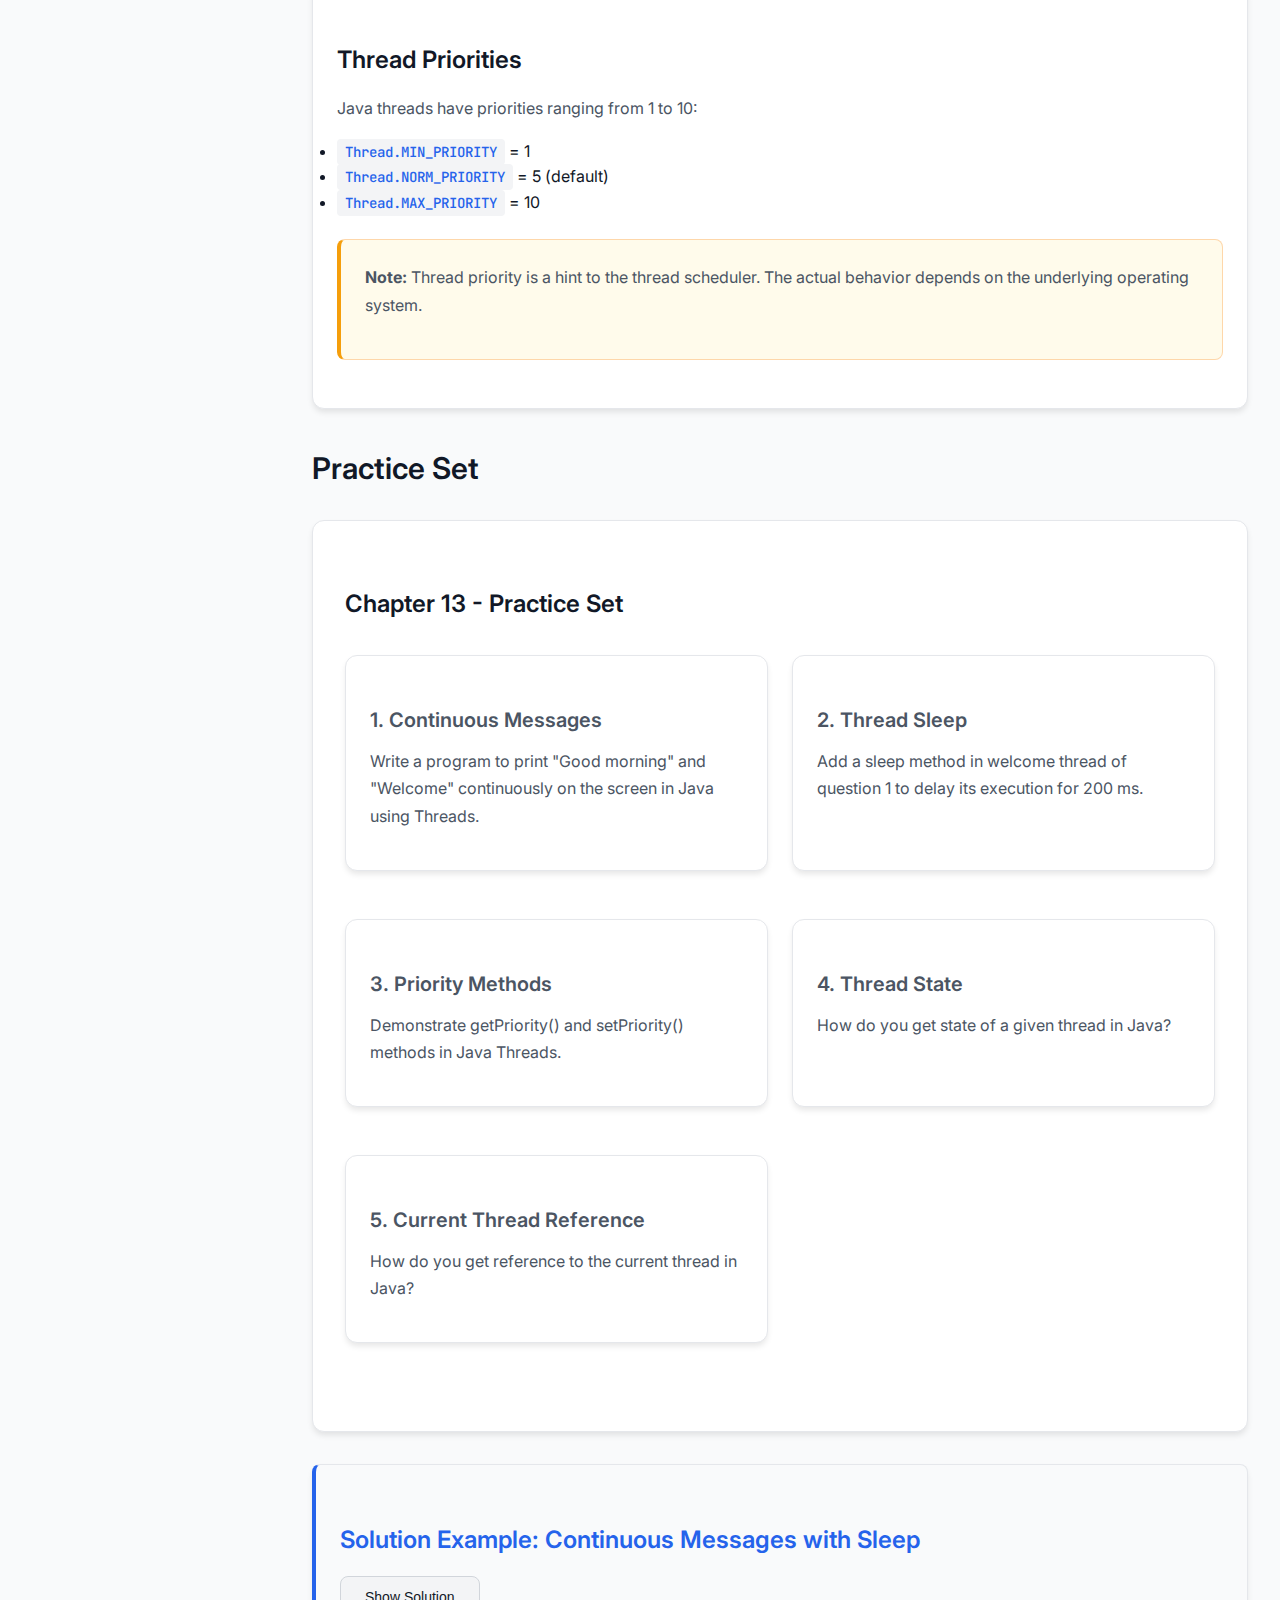
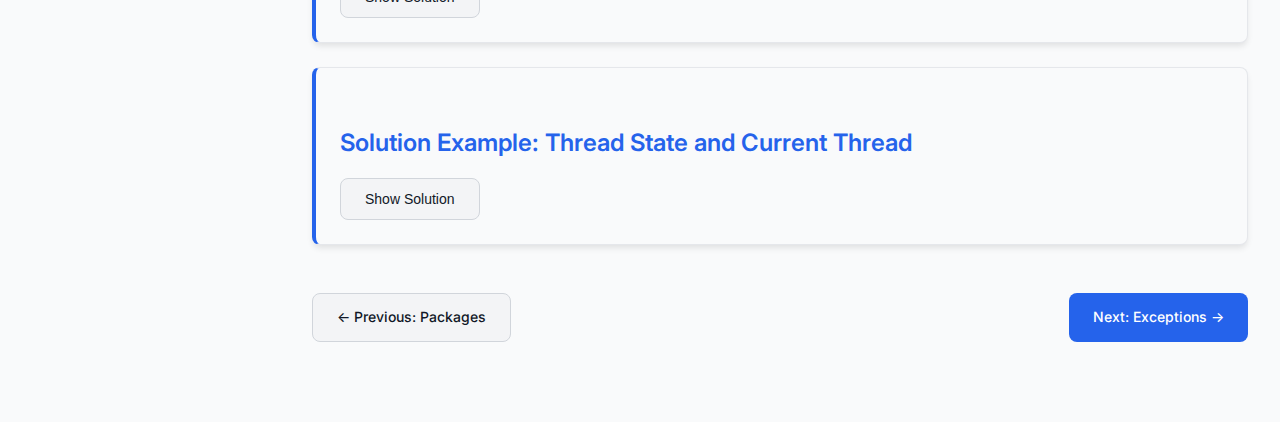
<file: chapter13.html>
<!DOCTYPE html>
<html lang="en">
<head>
    <meta charset="UTF-8">
    <meta name="viewport" content="width=device-width, initial-scale=1.0">
    <title>Chapter 13: Multithreading - Java Tutorial</title>
    <link rel="stylesheet" href="style.css">
</head>
<body>
    <nav class="topnav">
        <div class="nav-container">
            <div class="logo">Java Tutorial</div><br>
            <div class="nav-links" id="navLinks">
                <a href="index.html">Home</a>
                <a href="chapter1.html">Variables</a>
                <a href="chapter2.html">Operators</a>
                <a href="chapter3.html">Strings</a>
                <a href="chapter4.html">Conditionals</a>
                <a href="chapter5.html">Loops</a>
                <a href="chapter6.html">Arrays</a>
                <a href="chapter7.html">Methods</a>
                <a href="chapter8.html">OOPs Intro</a>
                <a href="chapter9.html">Constructors</a>
                <a href="chapter10.html">Inheritance</a>
                <a href="chapter11.html">Abstract & Interfaces</a>
                <a href="chapter12.html">Packages</a>
                <a href="chapter13.html" class="active">Multithreading</a>
                <a href="chapter14.html">Exceptions</a>
            </div>
            <button class="hamburger" id="hamburger" aria-label="Toggle navigation menu">
                <span></span>
                <span></span>
                <span></span>
          </button>
        </div>
    </nav>

    <aside class="sidebar" id="sidebar">
        <div class="sidebar-section">
            <div class="sidebar-title">Chapter 13 Topics</div>
            <a href="#multithreading-intro" class="active">Introduction</a>
            <a href="#creating-threads">Creating Threads</a>
            <a href="#thread-lifecycle">Thread Lifecycle</a>
            <a href="#thread-class">Thread Class</a>
            <a href="#thread-methods">Thread Methods</a>
            <a href="#practice">Practice Set</a>
        </div>
    </aside>

    <main class="main-content">
        <h1>Chapter 13: Multithreading</h1>
        
        <section id="multithreading-intro">
            <h2>Introduction to Multithreading</h2>
            <div class="definition-box">
                <p><strong>Multiprocessing and multithreading both are used to achieve multitasking.</strong></p>
                <p>Multithreading allows concurrent execution of multiple parts of a program for maximum utilization of CPU.</p>
            </div>
            
            <div class="threading-concept card">
                <h3>Process vs Thread</h3>
                <div class="comparison-visual">
                    <div class="process-diagram">
                        <h4>Multiprocessing</h4>
                        <div class="process-flow">
                            <div class="process-step">
                                <div class="step-title">Process 1</div>
                                <div class="step-desc">Separate Memory</div>
                            </div>
                            <div class="process-step">
                                <div class="step-title">Process 2</div>
                                <div class="step-desc">Separate Memory</div>
                            </div>
                            <div class="process-step">
                                <div class="step-title">Process 3</div>
                                <div class="step-desc">Separate Memory</div>
                            </div>
                        </div>
                        <div class="os-layer">Operating System</div>
                    </div>
                    
                    <div class="thread-diagram">
                        <h4>Multithreading</h4>
                        <div class="thread-container">
                            <div class="process-box">
                                <div class="process-title">Process</div>
                                <div class="thread-flow">
                                    <div class="thread-step">Thread 1</div>
                                    <div class="thread-step">Thread 2</div>
                                    <div class="thread-step">Thread 3</div>
                                </div>
                                <div class="shared-memory">Shared Memory Area</div>
                            </div>
                        </div>
                    </div>
                </div>
            </div>

            <div class="thread-benefits grid grid-2">
                <div class="concept-card card">
                    <h3>Thread Advantages</h3>
                   
                        <li><strong>Shared Memory:</strong> Threads use shared memory area</li>
                        <li><strong>Faster Context Switching:</strong> Less overhead than processes</li>
                        <li><strong>Lightweight:</strong> Thread is lighter than process</li>
                        <li><strong>Resource Sharing:</strong> Efficient resource utilization</li>
                    
                </div>
                
                <div class="concept-card card">
                    <h3>Real-world Example</h3>
                    <p><strong>Word Processor:</strong></p>
                  
                        <li>One thread running in foreground as an editor</li>
                        <li>Another thread in background auto-saving the document</li>
                        <li>Third thread checking spelling and grammar</li>
                   
                </div>
            </div>

            
                    
                    
                </div>
            </div>
        </section>

        <section id="creating-threads">
            <h2>Creating a Thread</h2>
            <div class="definition-box">
                <p><strong>There are two ways to create a thread in Java:</strong></p>
                
                    <li>By extending Thread Class</li>
                    <li>By implementing Runnable interface</li>
                
            </div>
            
            <div class="thread-creation-methods">
                <h3>Method 1: Extending Thread Class</h3>
                
                <div class="code-container">
                    <div class="code-header">
                        <span class="file-name">ThreadByExtending.java</span>
                        <button class="copy-btn" onclick="copyCode(this)">Copy</button>
                    </div>
                    <pre><code>class MyThread extends Thread {
    @Override
    public void run() {
        // Code that will run in separate thread
        for (int i = 1; i <= 5; i++) {
            System.out.println("Thread: " + Thread.currentThread().getName() + 
                             ", Count: " + i);
            try {
                Thread.sleep(1000); // Sleep for 1 second
            } catch (InterruptedException e) {
                System.out.println("Thread interrupted");
            }
        }
    }
}

public class ThreadByExtending {
    public static void main(String[] args) {
        MyThread thread1 = new MyThread();
        MyThread thread2 = new MyThread();
        
        thread1.setName("Worker-1");
        thread2.setName("Worker-2");
        
        thread1.start(); // Start first thread
        thread2.start(); // Start second thread
        
        System.out.println("Main thread continues...");
    }
}</code></pre>
                </div>

                <h3>Method 2: Implementing Runnable Interface</h3>
                
                <div class="code-container">
                    <div class="code-header">
                        <span class="file-name">ThreadByRunnable.java</span>
                        <button class="copy-btn" onclick="copyCode(this)">Copy</button>
                    </div>
                    <pre><code>class MyRunnable implements Runnable {
    @Override
    public void run() {
        for (int i = 1; i <= 5; i++) {
            System.out.println("Runnable: " + Thread.currentThread().getName() + 
                             ", Count: " + i);
            try {
                Thread.sleep(1000);
            } catch (InterruptedException e) {
                System.out.println("Thread interrupted");
            }
        }
    }
}

public class ThreadByRunnable {
    public static void main(String[] args) {
        MyRunnable runnable1 = new MyRunnable();
        MyRunnable runnable2 = new MyRunnable();
        
        Thread thread1 = new Thread(runnable1, "Worker-1");
        Thread thread2 = new Thread(runnable2, "Worker-2");
        
        thread1.start();
        thread2.start();
        
        System.out.println("Main thread continues...");
    }
}</code></pre>
                </div>

                <div class="method-comparison grid grid-2">
                    <div class="concept-card card">
                        <h3>Extending Thread Class</h3>
                        <p><strong>Pros:</strong></p>
                        
                            <li>Simple to implement</li>
                            <li>Direct access to Thread methods</li>
                        
                        <p><strong>Cons:</strong></p>
                     
                            <li>Cannot extend other classes</li>
                            <li>Tight coupling with Thread class</li>
                     
                    </div>
                    
                    <div class="concept-card card">
                        <h3>Implementing Runnable</h3>
                        <p><strong>Pros:</strong></p>
                       
                            <li>Can extend other classes</li>
                            <li>Better object-oriented design</li>
                            <li>Separation of concerns</li>
                        
                        <p><strong>Cons:</strong></p>
                       
                            <li>Slightly more code</li>
                            <li>Need Thread object to start</li>
                       
                    </div>
                </div>
            </div>
        </section>

        <section id="thread-lifecycle">
            <h2>Life Cycle of a Thread</h2>
            <div class="definition-box">
                <p><strong>A thread goes through various states during its lifetime.</strong></p>
            </div>
            
           

            <div class="state-descriptions">
                <h3>State Descriptions</h3>
                <div class="state-list">
                    <div class="state-item card">
                        <h4>1. New</h4>
                        <p>Instance of thread created which is not yet started by invoking start().</p>
                        <code>Thread t = new Thread();</code>
                    </div>
                    
                    <div class="state-item card">
                        <h4>2. Runnable</h4>
                        <p>After invocation of start() & before it is selected to be run by the scheduler.</p>
                        <code>t.start();</code>
                    </div>
                    
                    <div class="state-item card">
                        <h4>3. Running</h4>
                        <p>After thread scheduler has selected it for execution.</p>
                        <code>// Thread is executing run() method</code>
                    </div>
                    
                    <div class="state-item card">
                        <h4>4. Non-Runnable (Blocked)</h4>
                        <p>Thread alive, but not eligible to run due to waiting, sleeping, or blocking.</p>
                        <code>Thread.sleep(1000); // or wait(), join()</code>
                    </div>
                    
                    <div class="state-item card">
                        <h4>5. Terminated</h4>
                        <p>run() method has exited - thread execution completed.</p>
                        <code>// Thread finished execution</code>
                    </div>
                </div>
            </div>
        </section>

        <section id="thread-class">
            <h2>The Thread Class</h2>
            <div class="definition-box">
                <p><strong>Below are the commonly used Constructors of Thread class:</strong></p>
            </div>
            
            <div class="thread-constructors">
                <h3>Thread Constructors</h3>
                <div class="table-container">
                    <table>
                        <thead>
                            <tr>
                                <th>Constructor</th>
                                <th>Description</th>
                                <th>Example</th>
                            </tr>
                        </thead>
                        <tbody>
                            <tr>
                                <td><code>Thread()</code></td>
                                <td>Creates a new thread with default name</td>
                                <td><code>Thread t = new Thread();</code></td>
                            </tr>
                            <tr>
                                <td><code>Thread(String name)</code></td>
                                <td>Creates a new thread with specified name</td>
                                <td><code>Thread t = new Thread("MyThread");</code></td>
                            </tr>
                            <tr>
                                <td><code>Thread(Runnable r)</code></td>
                                <td>Creates a new thread with Runnable target</td>
                                <td><code>Thread t = new Thread(runnable);</code></td>
                            </tr>
                            <tr>
                                <td><code>Thread(Runnable r, String name)</code></td>
                                <td>Creates a new thread with Runnable and name</td>
                                <td><code>Thread t = new Thread(runnable, "MyThread");</code></td>
                            </tr>
                        </tbody>
                    </table>
                </div>
            </div>

            <div class="code-container">
                <div class="code-header">
                    <span class="file-name">ThreadConstructorExample.java</span>
                    <button class="copy-btn" onclick="copyCode(this)">Copy</button>
                </div>
                <pre><code>class TaskRunnable implements Runnable {
    private String taskName;
    
    public TaskRunnable(String taskName) {
        this.taskName = taskName;
    }
    
    @Override
    public void run() {
        for (int i = 1; i <= 3; i++) {
            System.out.println(taskName + " - Step " + i + 
                             " [Thread: " + Thread.currentThread().getName() + "]");
            try {
                Thread.sleep(1000);
            } catch (InterruptedException e) {
                System.out.println("Thread interrupted");
            }
        }
    }
}

public class ThreadConstructorExample {
    public static void main(String[] args) {
        // Constructor 1: Thread()
        Thread thread1 = new Thread() {
            @Override
            public void run() {
                System.out.println("Anonymous thread running: " + getName());
            }
        };
        
        // Constructor 2: Thread(String name)
        Thread thread2 = new Thread("NamedThread") {
            @Override
            public void run() {
                System.out.println("Named thread running: " + getName());
            }
        };
        
        // Constructor 3: Thread(Runnable r)
        TaskRunnable task1 = new TaskRunnable("Task1");
        Thread thread3 = new Thread(task1);
        
        // Constructor 4: Thread(Runnable r, String name)
        TaskRunnable task2 = new TaskRunnable("Task2");
        Thread thread4 = new Thread(task2, "CustomWorker");
        
        // Start all threads
        thread1.start();
        thread2.start();
        thread3.start();
        thread4.start();
        
        System.out.println("All threads started from main thread: " + 
                         Thread.currentThread().getName());
    }
}</code></pre>
            </div>
        </section>

        <section id="thread-methods">
            <h2>Methods of Thread Class</h2>
            <div class="definition-box">
                <p><strong>Thread class offers a lot of methods such as run(), start(), join(), getPriority(), setPriority() etc.</strong></p>
                <p>More can be found by visiting Java docs.</p>
            </div>
            
            <div class="thread-methods-table">
                <h3>Important Thread Methods</h3>
                <div class="table-container">
                    <table>
                        <thead>
                            <tr>
                                <th>Method</th>
                                <th>Description</th>
                                <th>Example</th>
                            </tr>
                        </thead>
                        <tbody>
                            <tr>
                                <td><code>start()</code></td>
                                <td>Starts the thread execution</td>
                                <td><code>thread.start();</code></td>
                            </tr>
                            <tr>
                                <td><code>run()</code></td>
                                <td>Contains the code to be executed</td>
                                <td><code>public void run() { ... }</code></td>
                            </tr>
                            <tr>
                                <td><code>sleep(long ms)</code></td>
                                <td>Pauses thread for specified milliseconds</td>
                                <td><code>Thread.sleep(1000);</code></td>
                            </tr>
                            <tr>
                                <td><code>join()</code></td>
                                <td>Waits for thread to complete</td>
                                <td><code>thread.join();</code></td>
                            </tr>
                            <tr>
                                <td><code>getName()</code></td>
                                <td>Returns thread name</td>
                                <td><code>String name = thread.getName();</code></td>
                            </tr>
                            <tr>
                                <td><code>setName(String)</code></td>
                                <td>Sets thread name</td>
                                <td><code>thread.setName("Worker");</code></td>
                            </tr>
                            <tr>
                                <td><code>getPriority()</code></td>
                                <td>Returns thread priority (1-10)</td>
                                <td><code>int priority = thread.getPriority();</code></td>
                            </tr>
                            <tr>
                                <td><code>setPriority(int)</code></td>
                                <td>Sets thread priority (1-10)</td>
                                <td><code>thread.setPriority(Thread.MAX_PRIORITY);</code></td>
                            </tr>
                            <tr>
                                <td><code>isAlive()</code></td>
                                <td>Checks if thread is alive</td>
                                <td><code>boolean alive = thread.isAlive();</code></td>
                            </tr>
                            <tr>
                                <td><code>currentThread()</code></td>
                                <td>Returns reference to current thread</td>
                                <td><code>Thread current = Thread.currentThread();</code></td>
                            </tr>
                        </tbody>
                    </table>
                </div>
            </div>

            <div class="code-container">
                <div class="code-header">
                    <span class="file-name">ThreadMethodsExample.java</span>
                    <button class="copy-btn" onclick="copyCode(this)">Copy</button>
                </div>
                <pre><code>class WorkerThread extends Thread {
    public WorkerThread(String name) {
        super(name);
    }
    
    @Override
    public void run() {
        System.out.println(getName() + " started with priority: " + getPriority());
        
        for (int i = 1; i <= 5; i++) {
            System.out.println(getName() + " - Task " + i);
            try {
                Thread.sleep(500); // Sleep for 500ms
            } catch (InterruptedException e) {
                System.out.println(getName() + " was interrupted");
                return;
            }
        }
        
        System.out.println(getName() + " completed");
    }
}

public class ThreadMethodsExample {
    public static void main(String[] args) {
        System.out.println("Main thread: " + Thread.currentThread().getName());
        
        // Create threads
        WorkerThread worker1 = new WorkerThread("Worker-1");
        WorkerThread worker2 = new WorkerThread("Worker-2");
        WorkerThread worker3 = new WorkerThread("Worker-3");
        
        // Set priorities
        worker1.setPriority(Thread.MIN_PRIORITY);  // 1
        worker2.setPriority(Thread.NORM_PRIORITY); // 5
        worker3.setPriority(Thread.MAX_PRIORITY);  // 10
        
        // Start threads
        worker1.start();
        worker2.start();
        worker3.start();
        
        // Check if threads are alive
        System.out.println("Worker1 alive: " + worker1.isAlive());
        System.out.println("Worker2 alive: " + worker2.isAlive());
        System.out.println("Worker3 alive: " + worker3.isAlive());
        
        try {
            // Wait for all threads to complete
            worker1.join();
            worker2.join();
            worker3.join();
        } catch (InterruptedException e) {
            System.out.println("Main thread interrupted");
        }
        
        System.out.println("All workers completed. Main thread ending.");
    }
}</code></pre>
            </div>

            <div class="thread-priorities card">
                <h3>Thread Priorities</h3>
                <p>Java threads have priorities ranging from 1 to 10:</p>
              
                    <li><code>Thread.MIN_PRIORITY</code> = 1</li>
                    <li><code>Thread.NORM_PRIORITY</code> = 5 (default)</li>
                    <li><code>Thread.MAX_PRIORITY</code> = 10</li>
              
                <div class="note-box">
                    <p><strong>Note:</strong> Thread priority is a hint to the thread scheduler. The actual behavior depends on the underlying operating system.</p>
                </div>
            </div>
        </section>

        <section id="practice">
            <h2>Practice Set</h2>
            
            <div class="practice-set">
                <h3>Chapter 13 - Practice Set</h3>
                <div class="practice-problems grid grid-2">
                    <div class="problem-item card">
                        <h4>1. Continuous Messages</h4>
                        <p>Write a program to print "Good morning" and "Welcome" continuously on the screen in Java using Threads.</p>
                    </div>
                    
                    <div class="problem-item card">
                        <h4>2. Thread Sleep</h4>
                        <p>Add a sleep method in welcome thread of question 1 to delay its execution for 200 ms.</p>
                    </div>
                    
                    <div class="problem-item card">
                        <h4>3. Priority Methods</h4>
                        <p>Demonstrate getPriority() and setPriority() methods in Java Threads.</p>
                    </div>
                    
                    <div class="problem-item card">
                        <h4>4. Thread State</h4>
                        <p>How do you get state of a given thread in Java?</p>
                    </div>
                    
                    <div class="problem-item card">
                        <h4>5. Current Thread Reference</h4>
                        <p>How do you get reference to the current thread in Java?</p>
                    </div>
                </div>
            </div>

            <div class="exercise card">
                <h3>Solution Example: Continuous Messages with Sleep</h3>
                <div class="solution-container">
                    <button class="btn btn-secondary show-solution-btn" onclick="toggleSolution('solution1')">Show Solution</button>
                    <div id="solution1" class="solution-code" style="display: none;">
                        <div class="code-container">
                            <div class="code-header">
                                <span class="file-name">ContinuousMessages.java</span>
                                <button class="copy-btn" onclick="copyCode(this)">Copy</button>
                            </div>
                            <pre><code>class GoodMorningThread extends Thread {
    @Override
    public void run() {
        while (true) {
            System.out.println("Good morning");
            try {
                Thread.sleep(1000); // Sleep for 1 second
            } catch (InterruptedException e) {
                System.out.println("Good morning thread interrupted");
                break;
            }
        }
    }
}

class WelcomeThread extends Thread {
    @Override
    public void run() {
        while (true) {
            System.out.println("Welcome");
            try {
                Thread.sleep(200); // Sleep for 200 ms as requested
            } catch (InterruptedException e) {
                System.out.println("Welcome thread interrupted");
                break;
            }
        }
    }
}

public class ContinuousMessages {
    public static void main(String[] args) {
        GoodMorningThread gmThread = new GoodMorningThread();
        WelcomeThread welcomeThread = new WelcomeThread();
        
        // Set thread names
        gmThread.setName("GoodMorning-Thread");
        welcomeThread.setName("Welcome-Thread");
        
        // Set priorities
        gmThread.setPriority(Thread.NORM_PRIORITY);
        welcomeThread.setPriority(Thread.MAX_PRIORITY);
        
        System.out.println("Starting threads...");
        System.out.println("Good Morning Thread Priority: " + gmThread.getPriority());
        System.out.println("Welcome Thread Priority: " + welcomeThread.getPriority());
        
        // Start both threads
        gmThread.start();
        welcomeThread.start();
        
        // Let threads run for 10 seconds then interrupt them
        try {
            Thread.sleep(10000);
            gmThread.interrupt();
            welcomeThread.interrupt();
        } catch (InterruptedException e) {
            System.out.println("Main thread interrupted");
        }
        
        System.out.println("Main thread ending");
    }
}</code></pre>
                        </div>
                    </div>
                </div>
            </div>

            <div class="exercise card">
                <h3>Solution Example: Thread State and Current Thread</h3>
                <div class="solution-container">
                    <button class="btn btn-secondary show-solution-btn" onclick="toggleSolution('solution2')">Show Solution</button>
                    <div id="solution2" class="solution-code" style="display: none;">
                        <div class="code-container">
                            <div class="code-header">
                                <span class="file-name">ThreadStateExample.java</span>
                                <button class="copy-btn" onclick="copyCode(this)">Copy</button>
                            </div>
                            <pre><code>class StateDemo extends Thread {
    @Override
    public void run() {
        System.out.println("Thread running: " + Thread.currentThread().getName());
        System.out.println("Current thread state: " + Thread.currentThread().getState());
        
        try {
            Thread.sleep(2000);
        } catch (InterruptedException e) {
            System.out.println("Thread interrupted");
        }
        
        System.out.println("Thread finishing: " + Thread.currentThread().getName());
    }
}

public class ThreadStateExample {
    public static void main(String[] args) {
        StateDemo thread = new StateDemo();
        
        // Get current thread reference
        Thread currentThread = Thread.currentThread();
        System.out.println("Current thread (main): " + currentThread.getName());
        System.out.println("Main thread priority: " + currentThread.getPriority());
        
        // Check thread state before starting
        System.out.println("Thread state before start: " + thread.getState()); // NEW
        
        thread.start();
        
        // Check thread state after starting
        System.out.println("Thread state after start: " + thread.getState()); // RUNNABLE
        
        try {
            Thread.sleep(500);
            System.out.println("Thread state while running: " + thread.getState()); // RUNNABLE or TIMED_WAITING
            
            thread.join(); // Wait for thread to complete
            
            System.out.println("Thread state after completion: " + thread.getState()); // TERMINATED
        } catch (InterruptedException e) {
            System.out.println("Main thread interrupted");
        }
        
        System.out.println("Main thread completed");
    }
}</code></pre>
                        </div>
                    </div>
                </div>
            </div>
        </section>

        <div class="chapter-nav">
            <a href="chapter12.html" class="btn btn-secondary">← Previous: Packages</a>
            <a href="chapter14.html" class="btn btn-primary">Next: Exceptions →</a>
        </div>
    </main>

   

    <script src="script.js"></script>
</body>
</file>
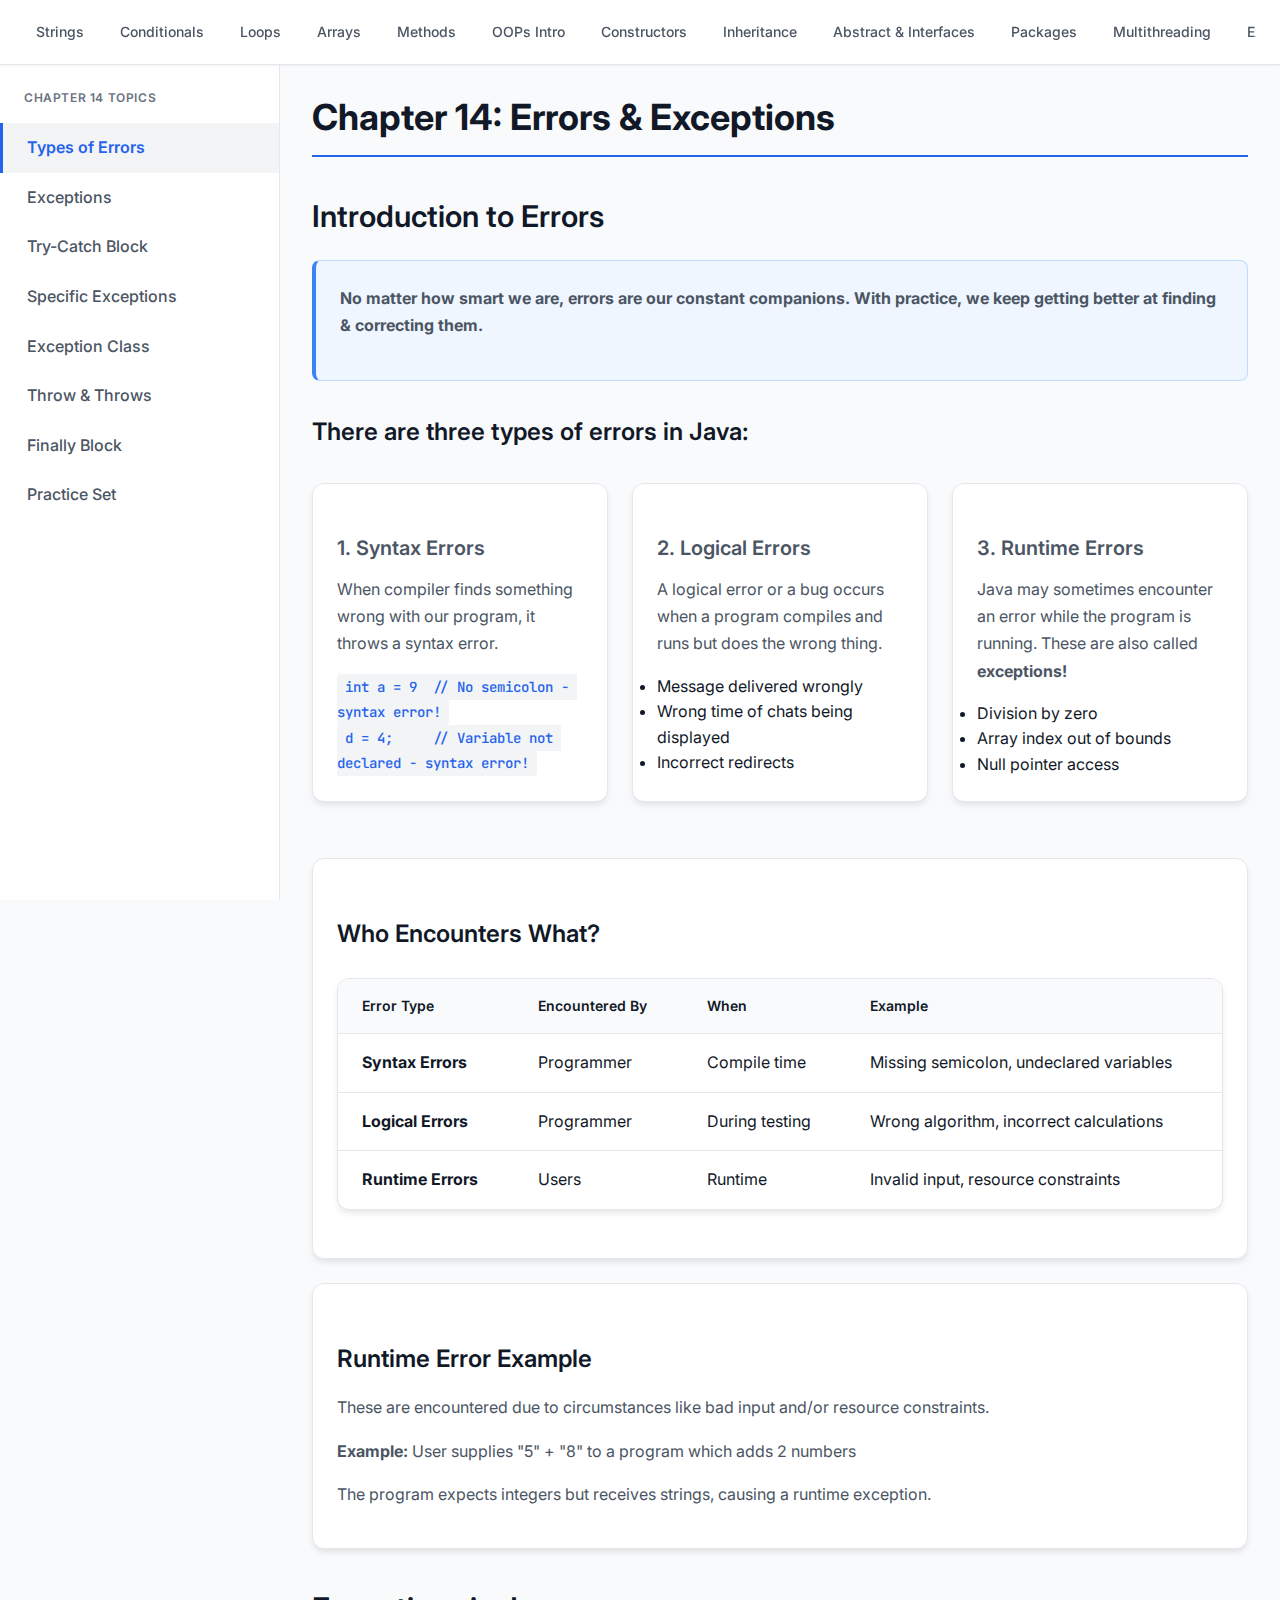
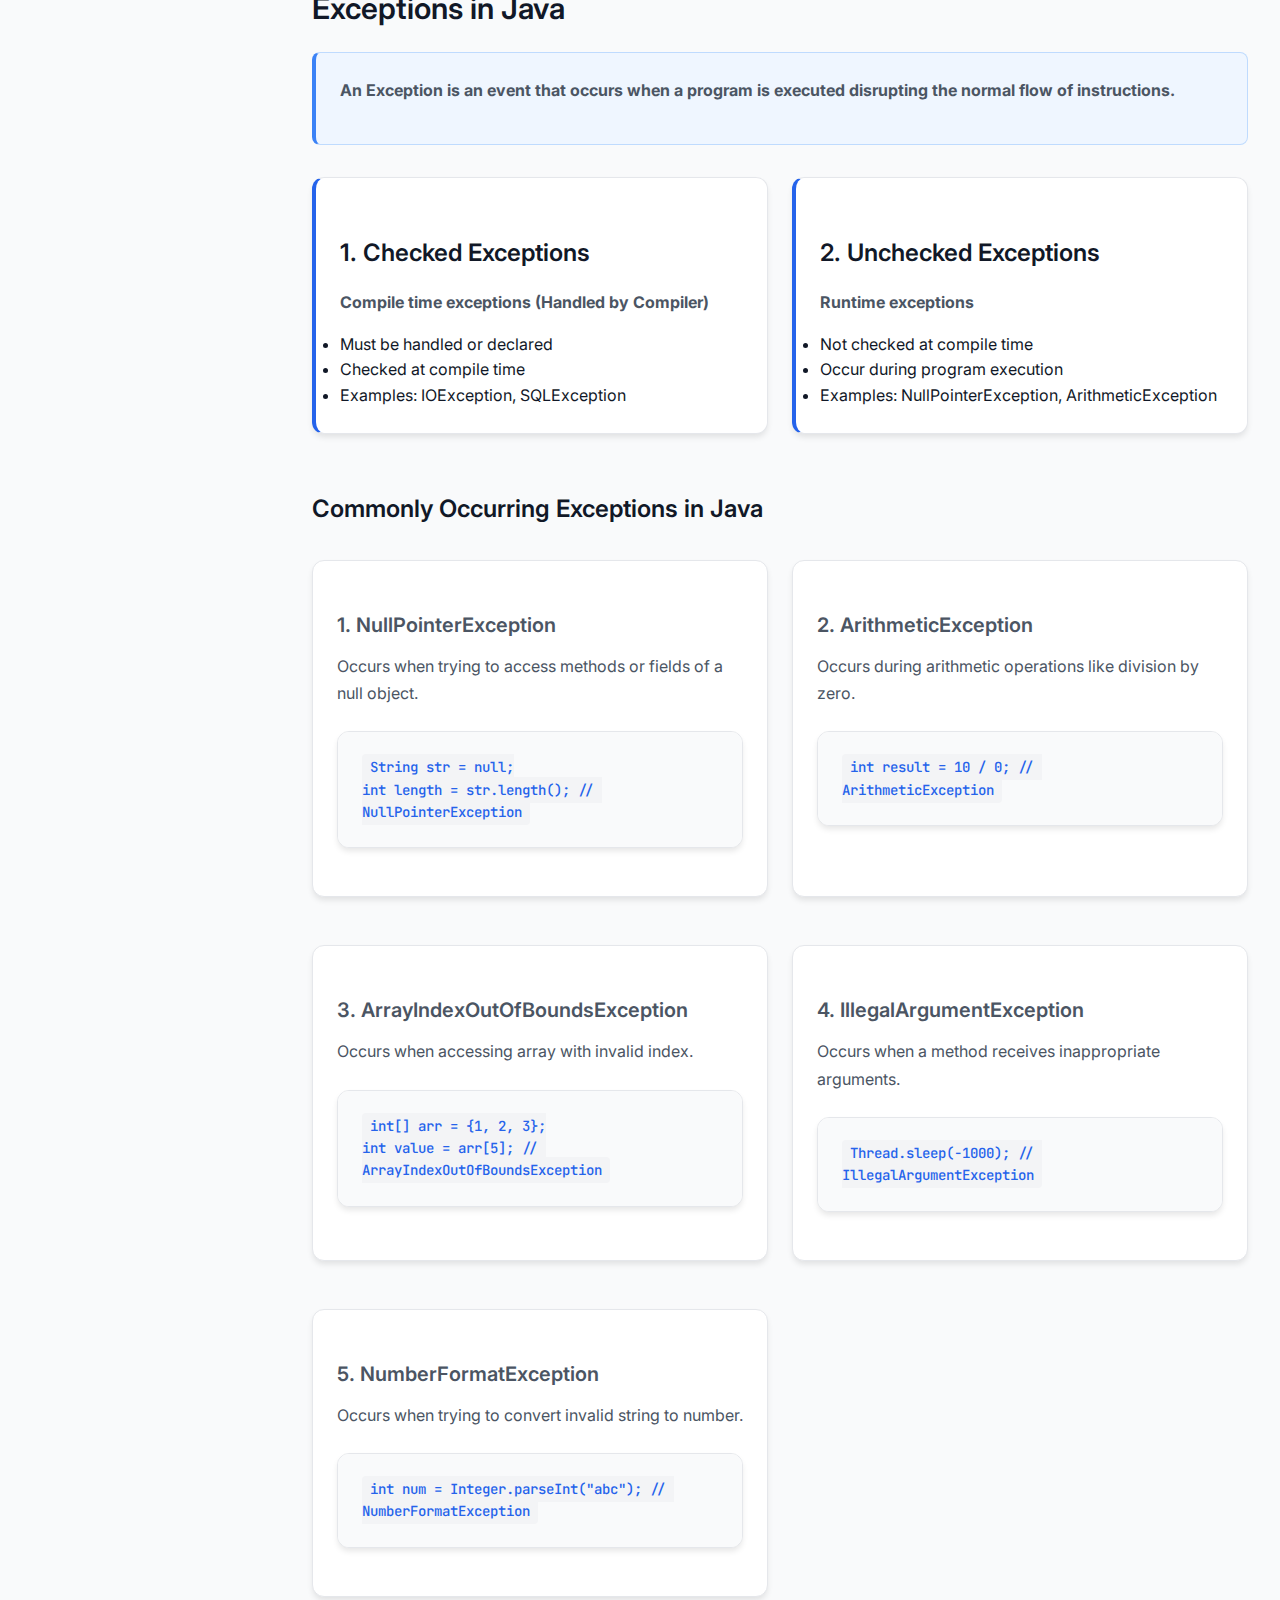
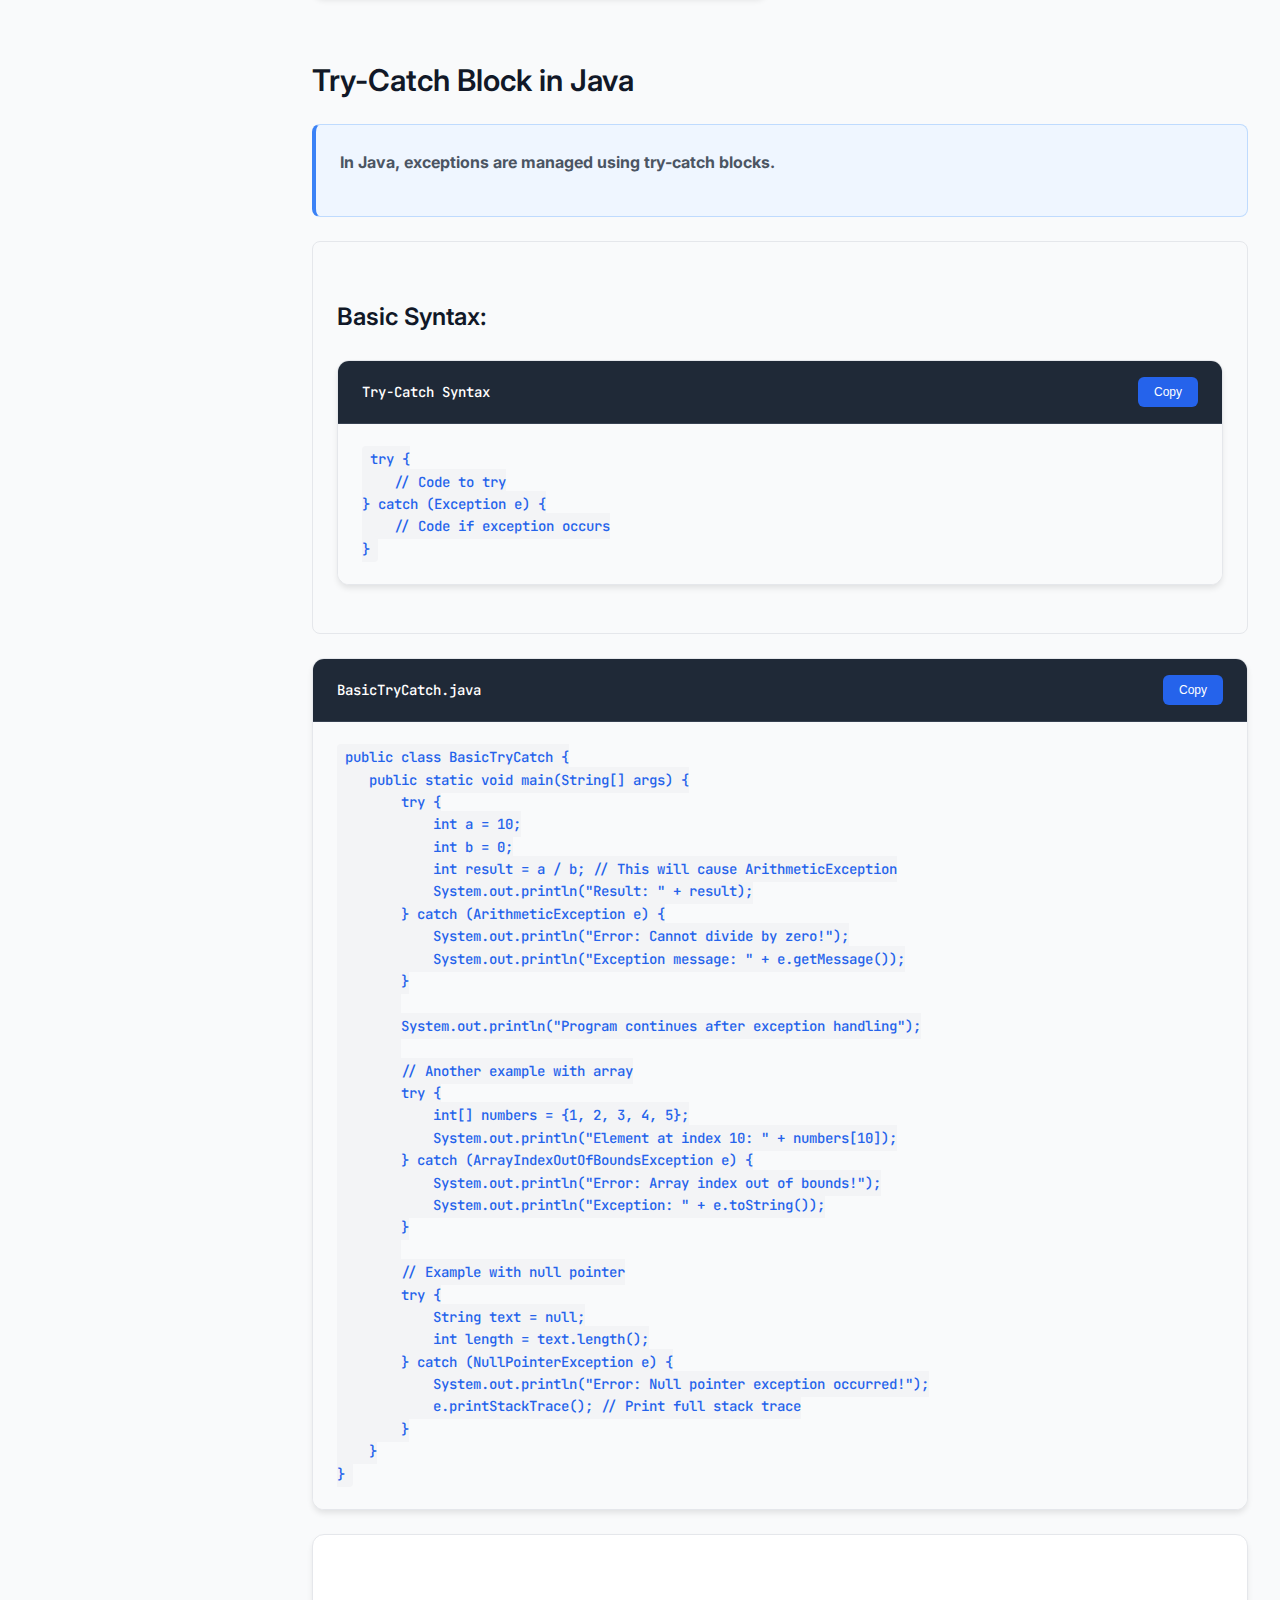
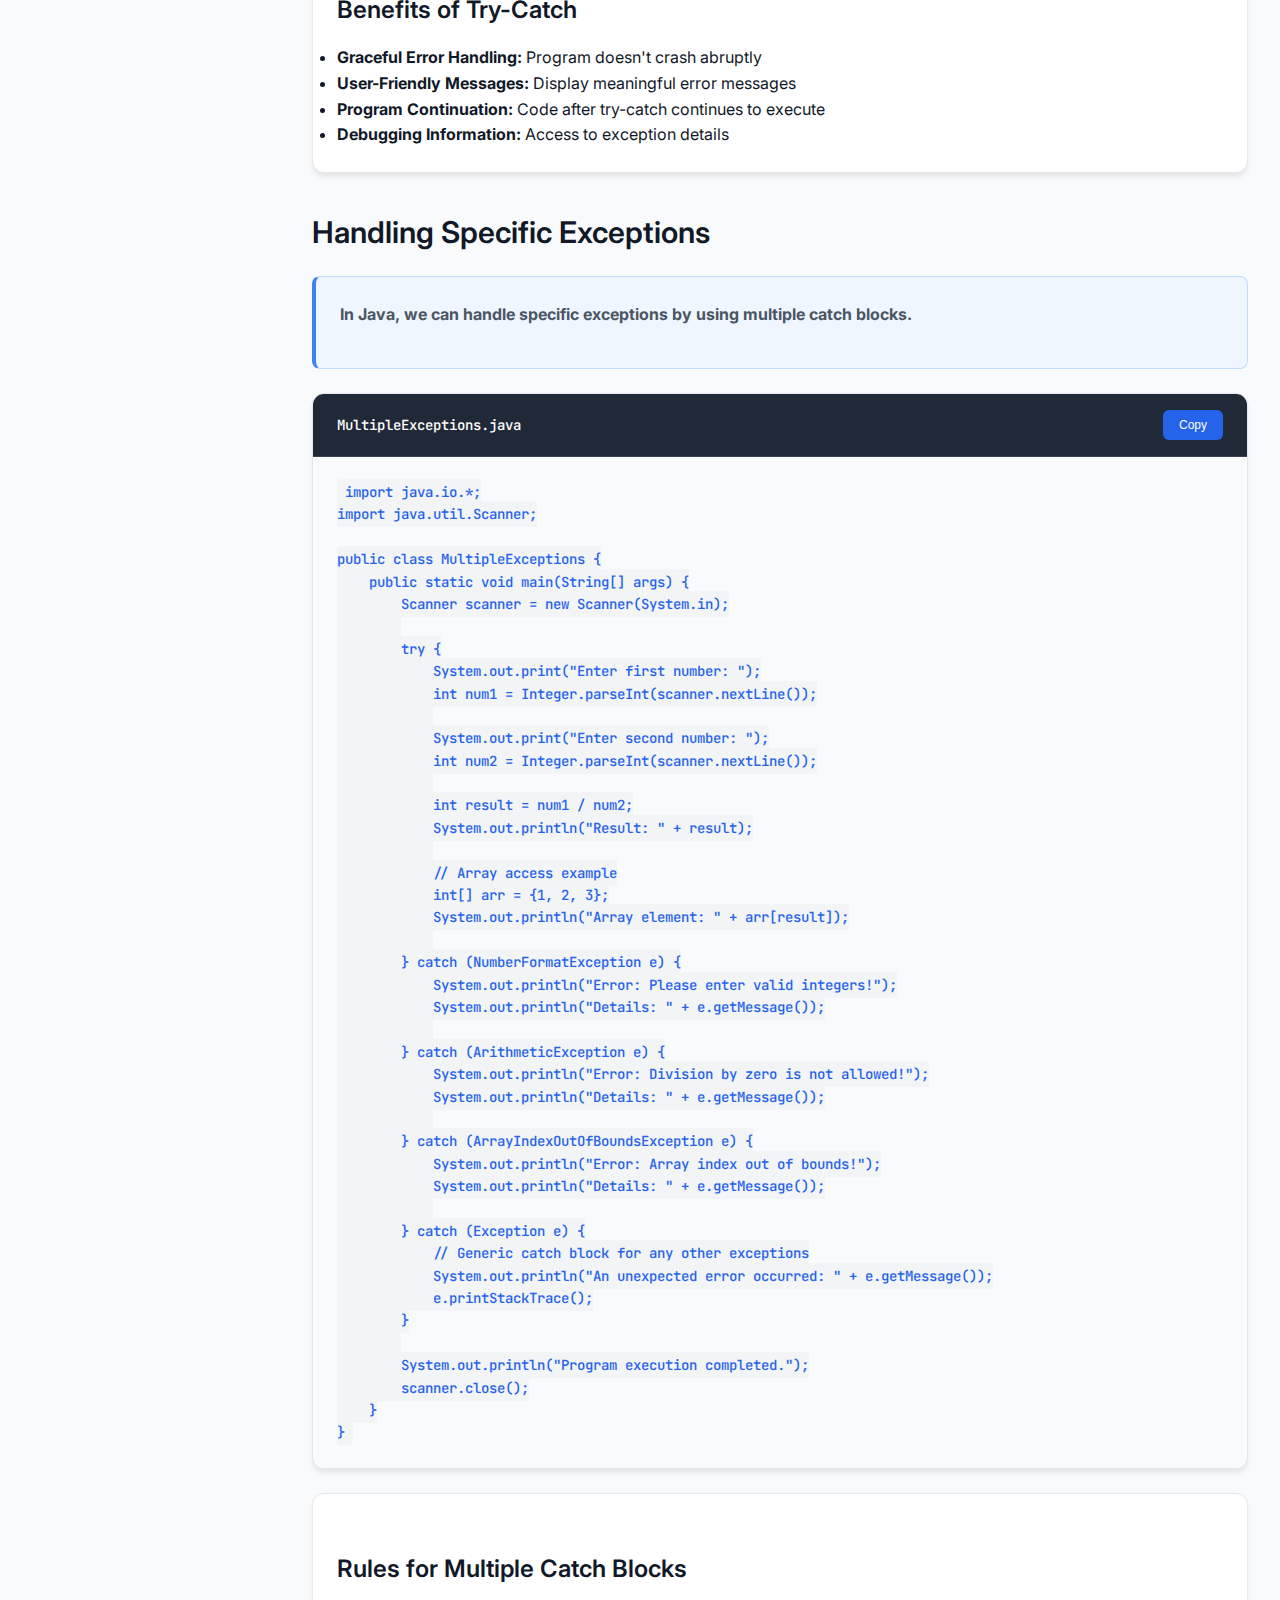
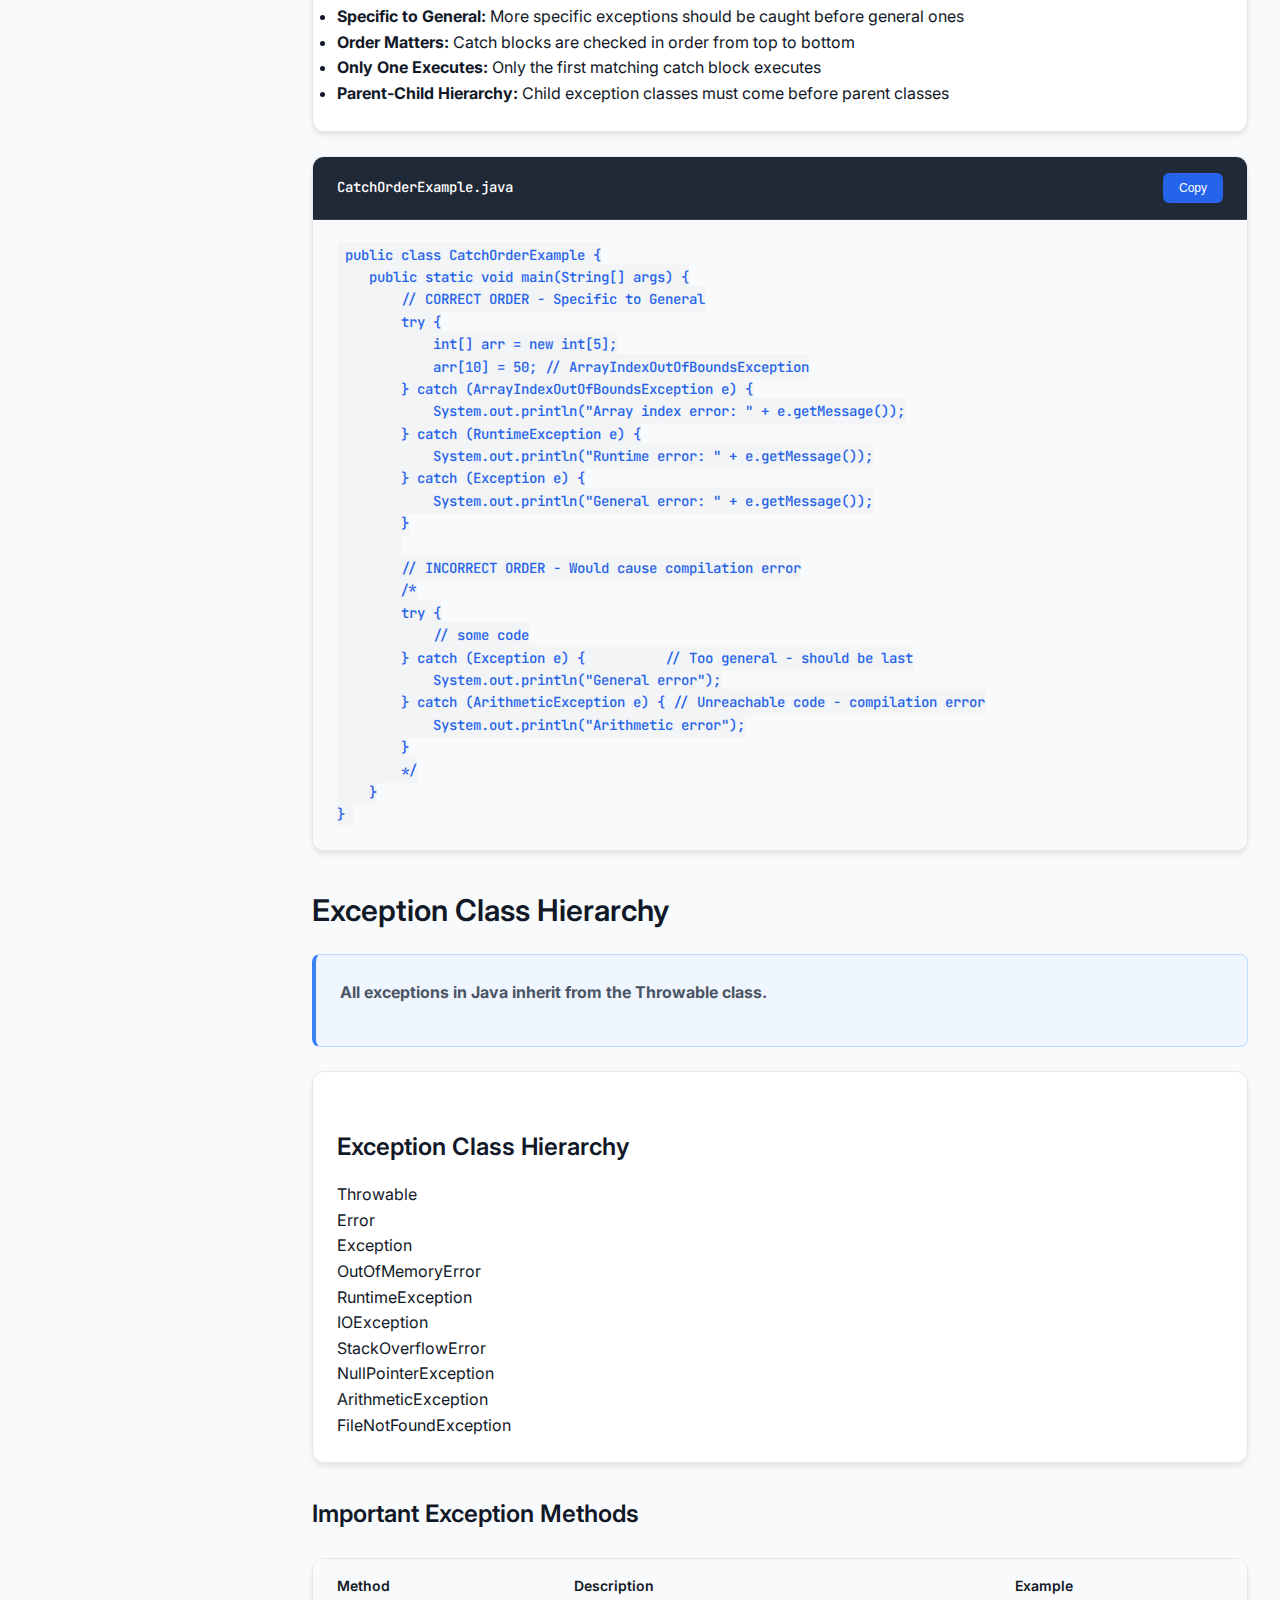
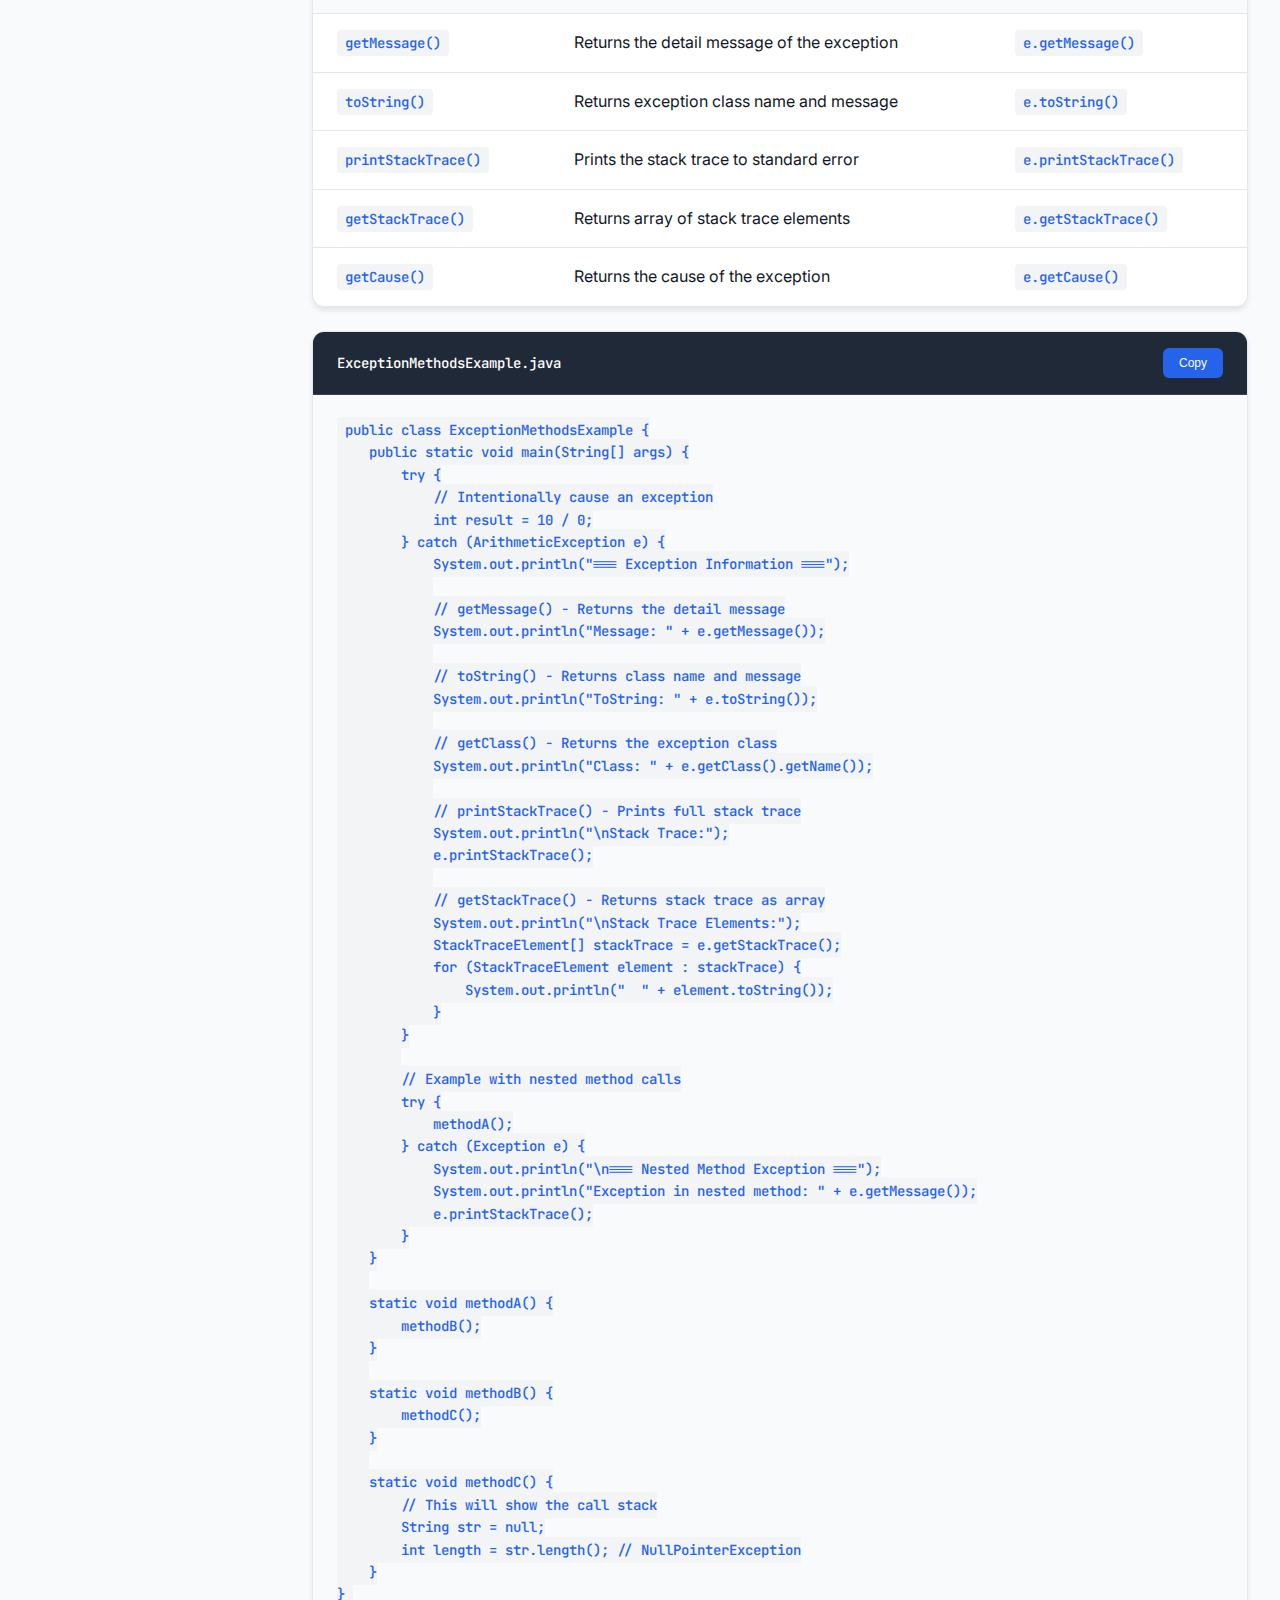
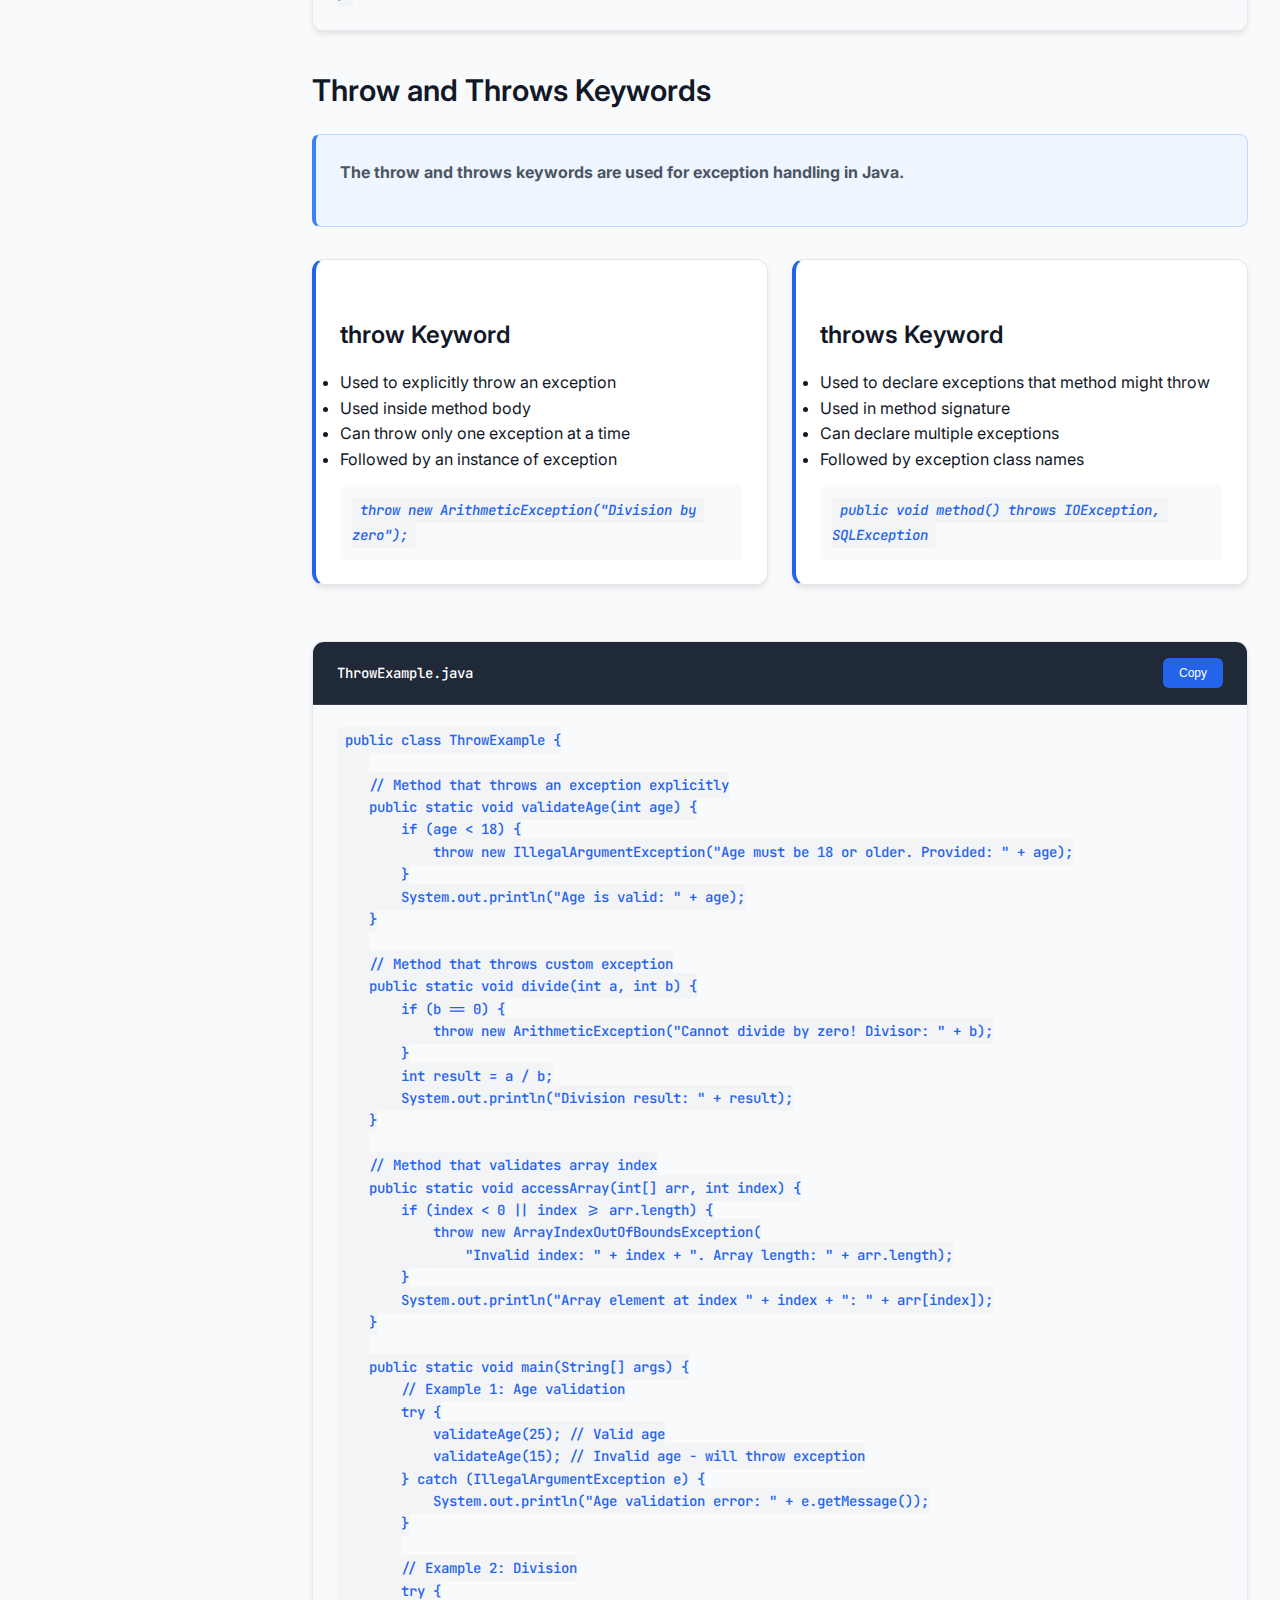
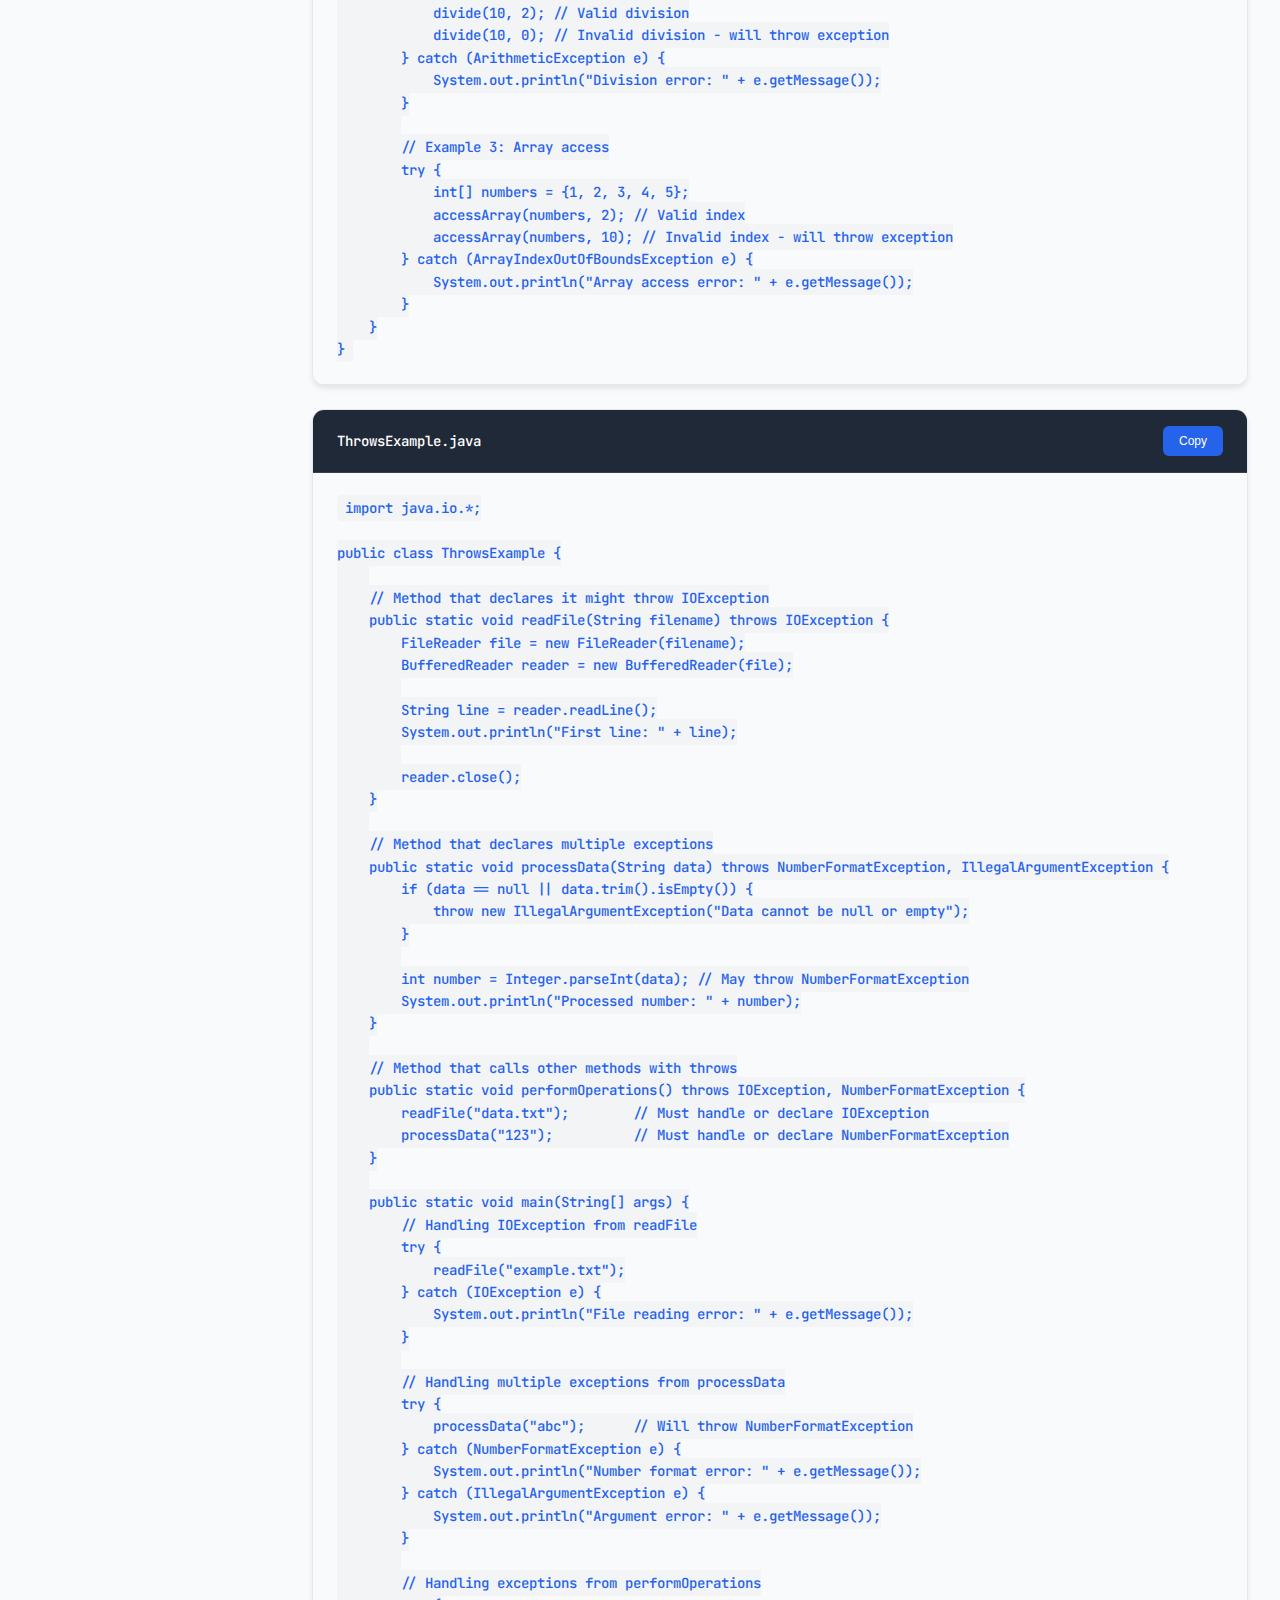
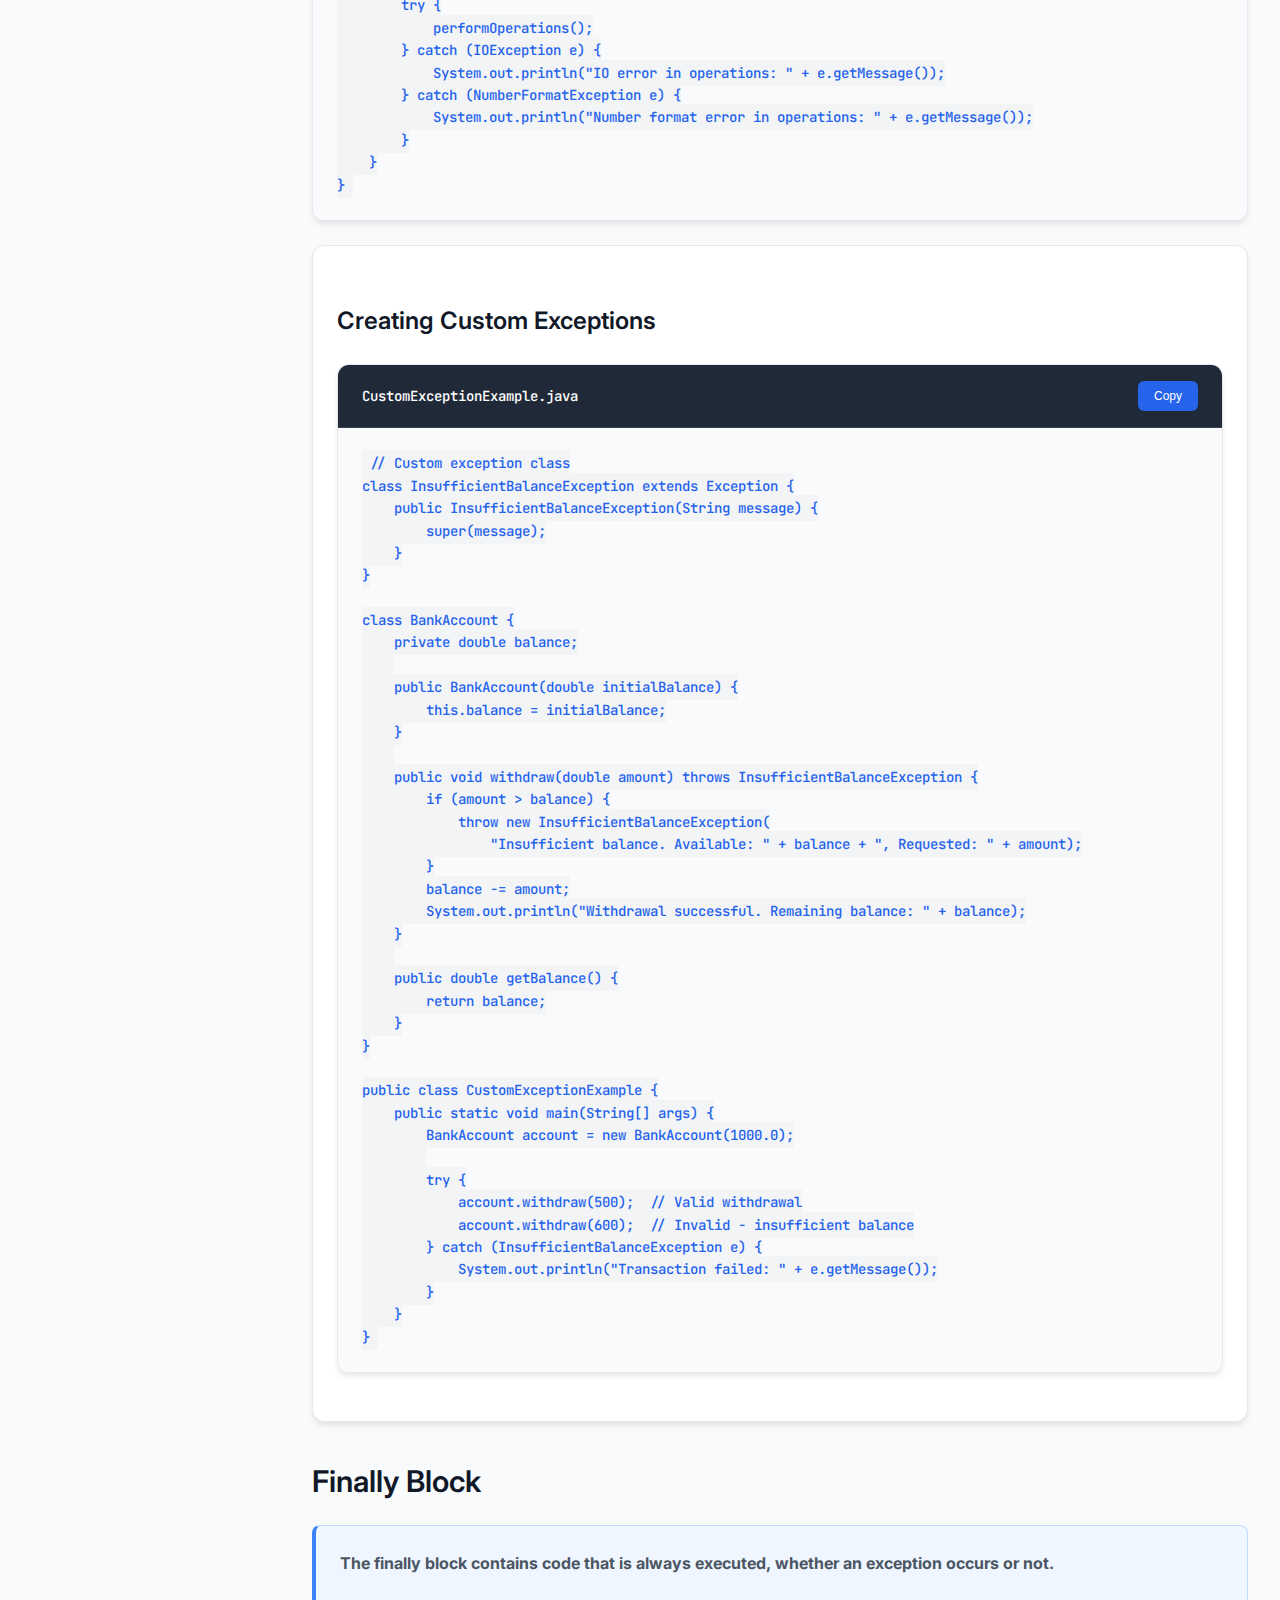
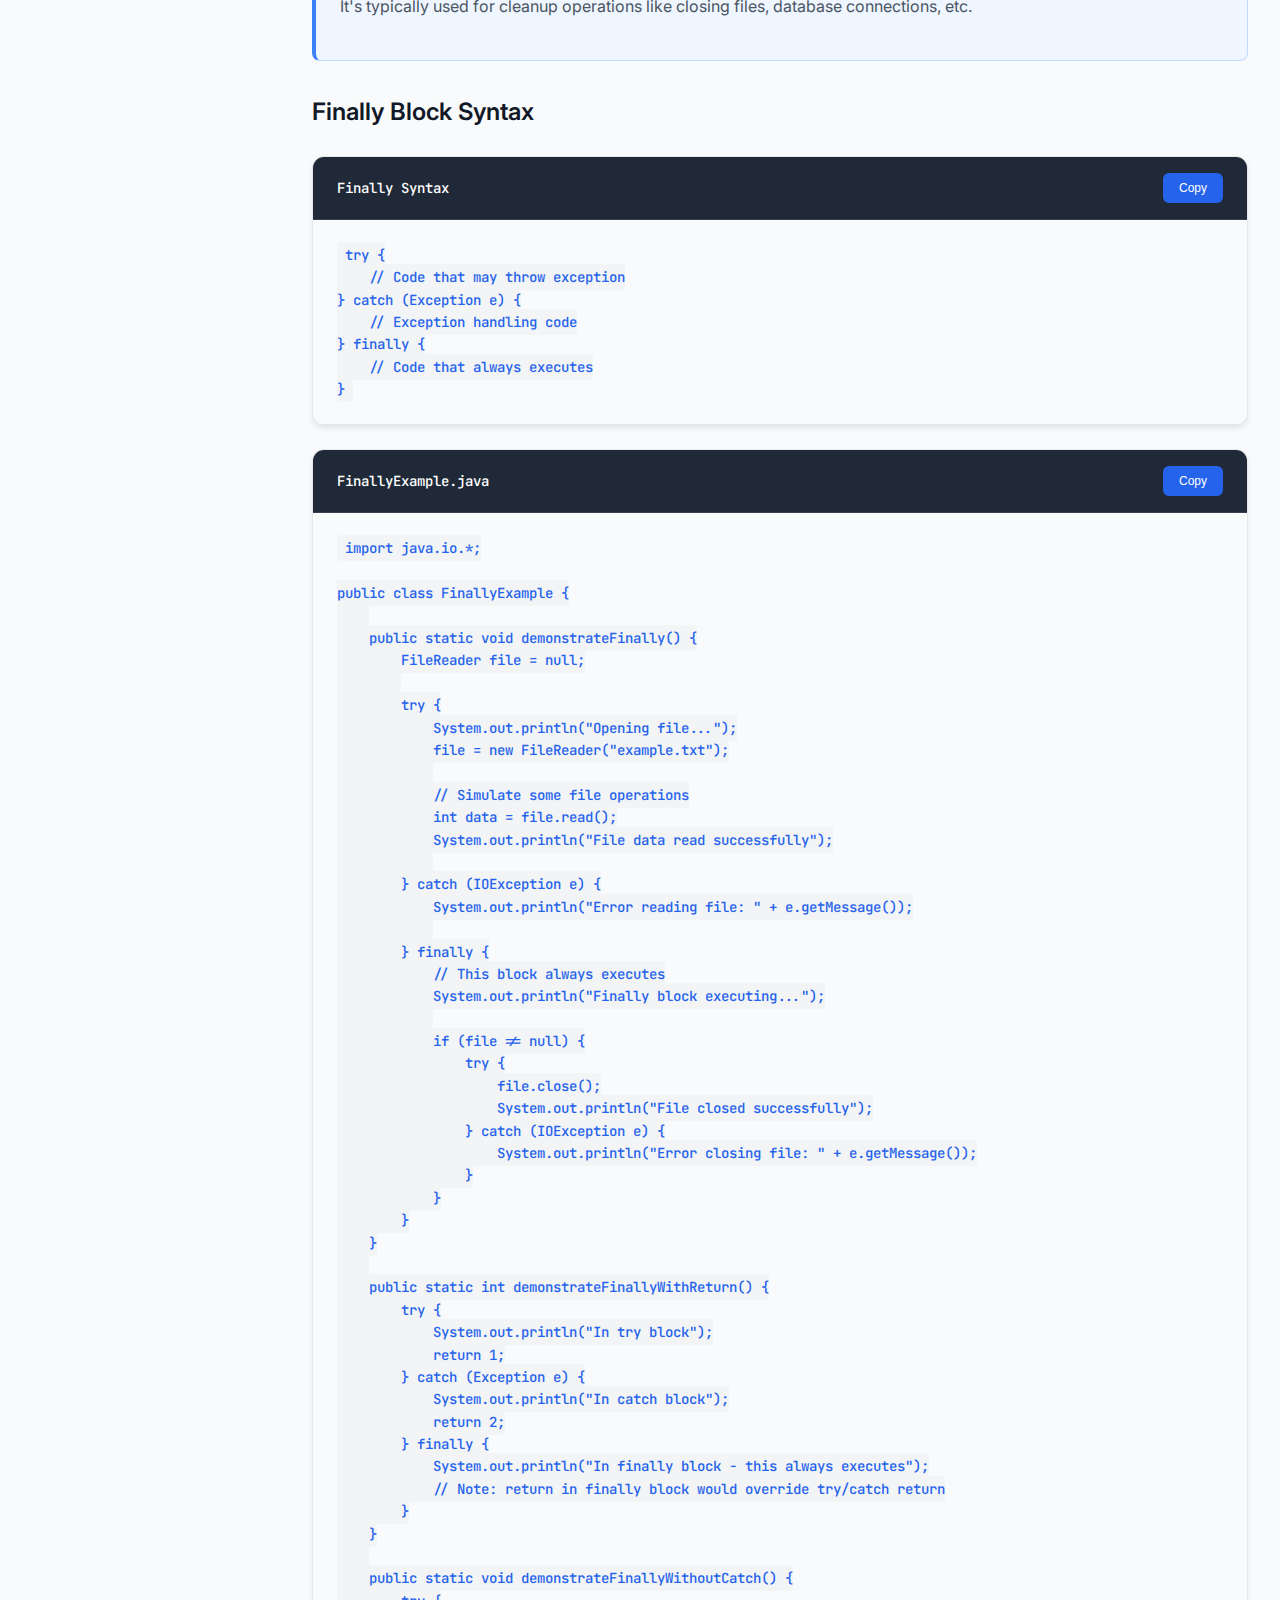
<file: chapter14.html>
<!DOCTYPE html>
<html lang="en">
<head>
    <meta charset="UTF-8">
    <meta name="viewport" content="width=device-width, initial-scale=1.0">
    <title>Chapter 14: Errors & Exceptions - Java Tutorial</title>
    <link rel="stylesheet" href="style.css">
</head>
<body>
    <nav class="topnav">
        <div class="nav-container">
           <div class="logo">Java Tutorial</div><br>
            <div class="nav-links" id="navLinks">
                <a href="index.html">Home</a>
                <a href="chapter1.html">Variables</a>
                <a href="chapter2.html">Operators</a>
                <a href="chapter3.html">Strings</a>
                <a href="chapter4.html">Conditionals</a>
                <a href="chapter5.html">Loops</a>
                <a href="chapter6.html">Arrays</a>
                <a href="chapter7.html">Methods</a>
                <a href="chapter8.html">OOPs Intro</a>
                <a href="chapter9.html">Constructors</a>
                <a href="chapter10.html">Inheritance</a>
                <a href="chapter11.html">Abstract & Interfaces</a>
                <a href="chapter12.html">Packages</a>
                <a href="chapter13.html">Multithreading</a>
                <a href="chapter14.html" class="active">Exceptions</a>
            </div>
           <button class="hamburger" id="hamburger" aria-label="Toggle navigation menu">
                <span></span>
                <span></span>
                <span></span>
           </button>
        </div>
    </nav>

    <aside class="sidebar" id="sidebar">
        <div class="sidebar-section">
            <div class="sidebar-title">Chapter 14 Topics</div>
            <a href="#errors-intro" class="active">Types of Errors</a>
            <a href="#exceptions">Exceptions</a>
            <a href="#try-catch">Try-Catch Block</a>
            <a href="#specific-exceptions">Specific Exceptions</a>
            <a href="#exception-class">Exception Class</a>
            <a href="#throw-throws">Throw & Throws</a>
            <a href="#finally-block">Finally Block</a>
            <a href="#practice">Practice Set</a>
        </div>
    </aside>

    <main class="main-content">
        <h1>Chapter 14: Errors & Exceptions</h1>
        
        <section id="errors-intro">
            <h2>Introduction to Errors</h2>
            <div class="definition-box">
                <p><strong>No matter how smart we are, errors are our constant companions. With practice, we keep getting better at finding & correcting them.</strong></p>
            </div>
            
            <div class="error-types">
                <h3>There are three types of errors in Java:</h3>
                <div class="error-categories grid grid-3">
                    <div class="error-type card">
                        <h4>1. Syntax Errors</h4>
                        <p>When compiler finds something wrong with our program, it throws a syntax error.</p>
                        <div class="example">
                            <code>int a = 9  // No semicolon - syntax error!</code><br>
                            <code>d = 4;     // Variable not declared - syntax error!</code>
                        </div>
                    </div>
                    
                    <div class="error-type card">
                        <h4>2. Logical Errors</h4>
                        <p>A logical error or a bug occurs when a program compiles and runs but does the wrong thing.</p>
                        <div class="example">
                           
                                <li>Message delivered wrongly</li>
                                <li>Wrong time of chats being displayed</li>
                                <li>Incorrect redirects</li>
                        
                        </div>
                    </div>
                    
                    <div class="error-type card">
                        <h4>3. Runtime Errors</h4>
                        <p>Java may sometimes encounter an error while the program is running. These are also called <strong>exceptions!</strong></p>
                        <div class="example">
                            
                                <li>Division by zero</li>
                                <li>Array index out of bounds</li>
                                <li>Null pointer access</li>
                           
                        </div>
                    </div>
                </div>
            </div>

            <div class="error-responsibility card">
                <h3>Who Encounters What?</h3>
                <div class="responsibility-table">
                    <div class="table-container">
                        <table>
                            <thead>
                                <tr>
                                    <th>Error Type</th>
                                    <th>Encountered By</th>
                                    <th>When</th>
                                    <th>Example</th>
                                </tr>
                            </thead>
                            <tbody>
                                <tr>
                                    <td><strong>Syntax Errors</strong></td>
                                    <td>Programmer</td>
                                    <td>Compile time</td>
                                    <td>Missing semicolon, undeclared variables</td>
                                </tr>
                                <tr>
                                    <td><strong>Logical Errors</strong></td>
                                    <td>Programmer</td>
                                    <td>During testing</td>
                                    <td>Wrong algorithm, incorrect calculations</td>
                                </tr>
                                <tr>
                                    <td><strong>Runtime Errors</strong></td>
                                    <td>Users</td>
                                    <td>Runtime</td>
                                    <td>Invalid input, resource constraints</td>
                                </tr>
                            </tbody>
                        </table>
                    </div>
                </div>
            </div>

            <div class="runtime-example card">
                <h3>Runtime Error Example</h3>
                <p>These are encountered due to circumstances like bad input and/or resource constraints.</p>
                <div class="example">
                    <p><strong>Example:</strong> User supplies "5" + "8" to a program which adds 2 numbers</p>
                    <p>The program expects integers but receives strings, causing a runtime exception.</p>
                </div>
            </div>
        </section>

        <section id="exceptions">
            <h2>Exceptions in Java</h2>
            <div class="definition-box">
                <p><strong>An Exception is an event that occurs when a program is executed disrupting the normal flow of instructions.</strong></p>
            </div>
            
            <div class="exception-types grid grid-2">
                <div class="concept-card card">
                    <h3>1. Checked Exceptions</h3>
                    <p><strong>Compile time exceptions (Handled by Compiler)</strong></p>
                   
                        <li>Must be handled or declared</li>
                        <li>Checked at compile time</li>
                        <li>Examples: IOException, SQLException</li>
                 
                </div>
                
                <div class="concept-card card">
                    <h3>2. Unchecked Exceptions</h3>
                    <p><strong>Runtime exceptions</strong></p>
                   
                        <li>Not checked at compile time</li>
                        <li>Occur during program execution</li>
                        <li>Examples: NullPointerException, ArithmeticException</li>
                   
                </div>
            </div>

            <div class="common-exceptions">
                <h3>Commonly Occurring Exceptions in Java</h3>
                <div class="exception-list grid grid-2">
                    <div class="exception-item card">
                        <h4>1. NullPointerException</h4>
                        <p>Occurs when trying to access methods or fields of a null object.</p>
                        <div class="code-container">
                            <pre><code>String str = null;
int length = str.length(); // NullPointerException</code></pre>
                        </div>
                    </div>
                    
                    <div class="exception-item card">
                        <h4>2. ArithmeticException</h4>
                        <p>Occurs during arithmetic operations like division by zero.</p>
                        <div class="code-container">
                            <pre><code>int result = 10 / 0; // ArithmeticException</code></pre>
                        </div>
                    </div>
                    
                    <div class="exception-item card">
                        <h4>3. ArrayIndexOutOfBoundsException</h4>
                        <p>Occurs when accessing array with invalid index.</p>
                        <div class="code-container">
                            <pre><code>int[] arr = {1, 2, 3};
int value = arr[5]; // ArrayIndexOutOfBoundsException</code></pre>
                        </div>
                    </div>
                    
                    <div class="exception-item card">
                        <h4>4. IllegalArgumentException</h4>
                        <p>Occurs when a method receives inappropriate arguments.</p>
                        <div class="code-container">
                            <pre><code>Thread.sleep(-1000); // IllegalArgumentException</code></pre>
                        </div>
                    </div>
                    
                    <div class="exception-item card">
                        <h4>5. NumberFormatException</h4>
                        <p>Occurs when trying to convert invalid string to number.</p>
                        <div class="code-container">
                            <pre><code>int num = Integer.parseInt("abc"); // NumberFormatException</code></pre>
                        </div>
                    </div>
                </div>
            </div>
        </section>

        <section id="try-catch">
            <h2>Try-Catch Block in Java</h2>
            <div class="definition-box">
                <p><strong>In Java, exceptions are managed using try-catch blocks.</strong></p>
            </div>
            
            <div class="syntax-box">
                <h3>Basic Syntax:</h3>
                <div class="code-container">
                    <div class="code-header">
                        <span class="file-name">Try-Catch Syntax</span>
                        <button class="copy-btn" onclick="copyCode(this)">Copy</button>
                    </div>
                    <pre><code>try {
    // Code to try
} catch (Exception e) {
    // Code if exception occurs
}</code></pre>
                </div>
            </div>

            <div class="code-container">
                <div class="code-header">
                    <span class="file-name">BasicTryCatch.java</span>
                    <button class="copy-btn" onclick="copyCode(this)">Copy</button>
                </div>
                <pre><code>public class BasicTryCatch {
    public static void main(String[] args) {
        try {
            int a = 10;
            int b = 0;
            int result = a / b; // This will cause ArithmeticException
            System.out.println("Result: " + result);
        } catch (ArithmeticException e) {
            System.out.println("Error: Cannot divide by zero!");
            System.out.println("Exception message: " + e.getMessage());
        }
        
        System.out.println("Program continues after exception handling");
        
        // Another example with array
        try {
            int[] numbers = {1, 2, 3, 4, 5};
            System.out.println("Element at index 10: " + numbers[10]);
        } catch (ArrayIndexOutOfBoundsException e) {
            System.out.println("Error: Array index out of bounds!");
            System.out.println("Exception: " + e.toString());
        }
        
        // Example with null pointer
        try {
            String text = null;
            int length = text.length();
        } catch (NullPointerException e) {
            System.out.println("Error: Null pointer exception occurred!");
            e.printStackTrace(); // Print full stack trace
        }
    }
}</code></pre>
            </div>

            <div class="try-catch-benefits card">
                <h3>Benefits of Try-Catch</h3>
              
                    <li><strong>Graceful Error Handling:</strong> Program doesn't crash abruptly</li>
                    <li><strong>User-Friendly Messages:</strong> Display meaningful error messages</li>
                    <li><strong>Program Continuation:</strong> Code after try-catch continues to execute</li>
                    <li><strong>Debugging Information:</strong> Access to exception details</li>
              
            </div>
        </section>

        <section id="specific-exceptions">
            <h2>Handling Specific Exceptions</h2>
            <div class="definition-box">
                <p><strong>In Java, we can handle specific exceptions by using multiple catch blocks.</strong></p>
            </div>
            
            <div class="code-container">
                <div class="code-header">
                    <span class="file-name">MultipleExceptions.java</span>
                    <button class="copy-btn" onclick="copyCode(this)">Copy</button>
                </div>
                <pre><code>import java.io.*;
import java.util.Scanner;

public class MultipleExceptions {
    public static void main(String[] args) {
        Scanner scanner = new Scanner(System.in);
        
        try {
            System.out.print("Enter first number: ");
            int num1 = Integer.parseInt(scanner.nextLine());
            
            System.out.print("Enter second number: ");
            int num2 = Integer.parseInt(scanner.nextLine());
            
            int result = num1 / num2;
            System.out.println("Result: " + result);
            
            // Array access example
            int[] arr = {1, 2, 3};
            System.out.println("Array element: " + arr[result]);
            
        } catch (NumberFormatException e) {
            System.out.println("Error: Please enter valid integers!");
            System.out.println("Details: " + e.getMessage());
            
        } catch (ArithmeticException e) {
            System.out.println("Error: Division by zero is not allowed!");
            System.out.println("Details: " + e.getMessage());
            
        } catch (ArrayIndexOutOfBoundsException e) {
            System.out.println("Error: Array index out of bounds!");
            System.out.println("Details: " + e.getMessage());
            
        } catch (Exception e) {
            // Generic catch block for any other exceptions
            System.out.println("An unexpected error occurred: " + e.getMessage());
            e.printStackTrace();
        }
        
        System.out.println("Program execution completed.");
        scanner.close();
    }
}</code></pre>
            </div>

            <div class="multiple-catch-rules card">
                <h3>Rules for Multiple Catch Blocks</h3>
               
                    <li><strong>Specific to General:</strong> More specific exceptions should be caught before general ones</li>
                    <li><strong>Order Matters:</strong> Catch blocks are checked in order from top to bottom</li>
                    <li><strong>Only One Executes:</strong> Only the first matching catch block executes</li>
                    <li><strong>Parent-Child Hierarchy:</strong> Child exception classes must come before parent classes</li>
                
            </div>

            <div class="code-container">
                <div class="code-header">
                    <span class="file-name">CatchOrderExample.java</span>
                    <button class="copy-btn" onclick="copyCode(this)">Copy</button>
                </div>
                <pre><code>public class CatchOrderExample {
    public static void main(String[] args) {
        // CORRECT ORDER - Specific to General
        try {
            int[] arr = new int[5];
            arr[10] = 50; // ArrayIndexOutOfBoundsException
        } catch (ArrayIndexOutOfBoundsException e) {
            System.out.println("Array index error: " + e.getMessage());
        } catch (RuntimeException e) {
            System.out.println("Runtime error: " + e.getMessage());
        } catch (Exception e) {
            System.out.println("General error: " + e.getMessage());
        }
        
        // INCORRECT ORDER - Would cause compilation error
        /*
        try {
            // some code
        } catch (Exception e) {          // Too general - should be last
            System.out.println("General error");
        } catch (ArithmeticException e) { // Unreachable code - compilation error
            System.out.println("Arithmetic error");
        }
        */
    }
}</code></pre>
            </div>
        </section>

        <section id="exception-class">
            <h2>Exception Class Hierarchy</h2>
            <div class="definition-box">
                <p><strong>All exceptions in Java inherit from the Throwable class.</strong></p>
            </div>
            
            <div class="exception-hierarchy card">
                <h3>Exception Class Hierarchy</h3>
                <div class="hierarchy-tree">
                    <div class="hierarchy-level">
                        <div class="class-box root">Throwable</div>
                    </div>
                    <div class="hierarchy-level">
                        <div class="class-box">Error</div>
                        <div class="class-box">Exception</div>
                    </div>
                    <div class="hierarchy-level">
                        <div class="class-box">OutOfMemoryError</div>
                        <div class="class-box">RuntimeException</div>
                        <div class="class-box">IOException</div>
                    </div>
                    <div class="hierarchy-level">
                        <div class="class-box">StackOverflowError</div>
                        <div class="class-box">NullPointerException</div>
                        <div class="class-box">ArithmeticException</div>
                        <div class="class-box">FileNotFoundException</div>
                    </div>
                </div>
            </div>

            <div class="exception-methods">
                <h3>Important Exception Methods</h3>
                <div class="table-container">
                    <table>
                        <thead>
                            <tr>
                                <th>Method</th>
                                <th>Description</th>
                                <th>Example</th>
                            </tr>
                        </thead>
                        <tbody>
                            <tr>
                                <td><code>getMessage()</code></td>
                                <td>Returns the detail message of the exception</td>
                                <td><code>e.getMessage()</code></td>
                            </tr>
                            <tr>
                                <td><code>toString()</code></td>
                                <td>Returns exception class name and message</td>
                                <td><code>e.toString()</code></td>
                            </tr>
                            <tr>
                                <td><code>printStackTrace()</code></td>
                                <td>Prints the stack trace to standard error</td>
                                <td><code>e.printStackTrace()</code></td>
                            </tr>
                            <tr>
                                <td><code>getStackTrace()</code></td>
                                <td>Returns array of stack trace elements</td>
                                <td><code>e.getStackTrace()</code></td>
                            </tr>
                            <tr>
                                <td><code>getCause()</code></td>
                                <td>Returns the cause of the exception</td>
                                <td><code>e.getCause()</code></td>
                            </tr>
                        </tbody>
                    </table>
                </div>
            </div>

            <div class="code-container">
                <div class="code-header">
                    <span class="file-name">ExceptionMethodsExample.java</span>
                    <button class="copy-btn" onclick="copyCode(this)">Copy</button>
                </div>
                <pre><code>public class ExceptionMethodsExample {
    public static void main(String[] args) {
        try {
            // Intentionally cause an exception
            int result = 10 / 0;
        } catch (ArithmeticException e) {
            System.out.println("=== Exception Information ===");
            
            // getMessage() - Returns the detail message
            System.out.println("Message: " + e.getMessage());
            
            // toString() - Returns class name and message
            System.out.println("ToString: " + e.toString());
            
            // getClass() - Returns the exception class
            System.out.println("Class: " + e.getClass().getName());
            
            // printStackTrace() - Prints full stack trace
            System.out.println("\nStack Trace:");
            e.printStackTrace();
            
            // getStackTrace() - Returns stack trace as array
            System.out.println("\nStack Trace Elements:");
            StackTraceElement[] stackTrace = e.getStackTrace();
            for (StackTraceElement element : stackTrace) {
                System.out.println("  " + element.toString());
            }
        }
        
        // Example with nested method calls
        try {
            methodA();
        } catch (Exception e) {
            System.out.println("\n=== Nested Method Exception ===");
            System.out.println("Exception in nested method: " + e.getMessage());
            e.printStackTrace();
        }
    }
    
    static void methodA() {
        methodB();
    }
    
    static void methodB() {
        methodC();
    }
    
    static void methodC() {
        // This will show the call stack
        String str = null;
        int length = str.length(); // NullPointerException
    }
}</code></pre>
            </div>
        </section>

        <section id="throw-throws">
            <h2>Throw and Throws Keywords</h2>
            <div class="definition-box">
                <p><strong>The throw and throws keywords are used for exception handling in Java.</strong></p>
            </div>
            
            <div class="throw-throws-comparison grid grid-2">
                <div class="concept-card card">
                    <h3>throw Keyword</h3>
                  
                        <li>Used to explicitly throw an exception</li>
                        <li>Used inside method body</li>
                        <li>Can throw only one exception at a time</li>
                        <li>Followed by an instance of exception</li>
                  
                    <div class="example">
                        <code>throw new ArithmeticException("Division by zero");</code>
                    </div>
                </div>
                
                <div class="concept-card card">
                    <h3>throws Keyword</h3>
                   
                        <li>Used to declare exceptions that method might throw</li>
                        <li>Used in method signature</li>
                        <li>Can declare multiple exceptions</li>
                        <li>Followed by exception class names</li>
                   
                    <div class="example">
                        <code>public void method() throws IOException, SQLException</code>
                    </div>
                </div>
            </div>

            <div class="code-container">
                <div class="code-header">
                    <span class="file-name">ThrowExample.java</span>
                    <button class="copy-btn" onclick="copyCode(this)">Copy</button>
                </div>
                <pre><code>public class ThrowExample {
    
    // Method that throws an exception explicitly
    public static void validateAge(int age) {
        if (age < 18) {
            throw new IllegalArgumentException("Age must be 18 or older. Provided: " + age);
        }
        System.out.println("Age is valid: " + age);
    }
    
    // Method that throws custom exception
    public static void divide(int a, int b) {
        if (b == 0) {
            throw new ArithmeticException("Cannot divide by zero! Divisor: " + b);
        }
        int result = a / b;
        System.out.println("Division result: " + result);
    }
    
    // Method that validates array index
    public static void accessArray(int[] arr, int index) {
        if (index < 0 || index >= arr.length) {
            throw new ArrayIndexOutOfBoundsException(
                "Invalid index: " + index + ". Array length: " + arr.length);
        }
        System.out.println("Array element at index " + index + ": " + arr[index]);
    }
    
    public static void main(String[] args) {
        // Example 1: Age validation
        try {
            validateAge(25); // Valid age
            validateAge(15); // Invalid age - will throw exception
        } catch (IllegalArgumentException e) {
            System.out.println("Age validation error: " + e.getMessage());
        }
        
        // Example 2: Division
        try {
            divide(10, 2); // Valid division
            divide(10, 0); // Invalid division - will throw exception
        } catch (ArithmeticException e) {
            System.out.println("Division error: " + e.getMessage());
        }
        
        // Example 3: Array access
        try {
            int[] numbers = {1, 2, 3, 4, 5};
            accessArray(numbers, 2); // Valid index
            accessArray(numbers, 10); // Invalid index - will throw exception
        } catch (ArrayIndexOutOfBoundsException e) {
            System.out.println("Array access error: " + e.getMessage());
        }
    }
}</code></pre>
            </div>

            <div class="code-container">
                <div class="code-header">
                    <span class="file-name">ThrowsExample.java</span>
                    <button class="copy-btn" onclick="copyCode(this)">Copy</button>
                </div>
                <pre><code>import java.io.*;

public class ThrowsExample {
    
    // Method that declares it might throw IOException
    public static void readFile(String filename) throws IOException {
        FileReader file = new FileReader(filename);
        BufferedReader reader = new BufferedReader(file);
        
        String line = reader.readLine();
        System.out.println("First line: " + line);
        
        reader.close();
    }
    
    // Method that declares multiple exceptions
    public static void processData(String data) throws NumberFormatException, IllegalArgumentException {
        if (data == null || data.trim().isEmpty()) {
            throw new IllegalArgumentException("Data cannot be null or empty");
        }
        
        int number = Integer.parseInt(data); // May throw NumberFormatException
        System.out.println("Processed number: " + number);
    }
    
    // Method that calls other methods with throws
    public static void performOperations() throws IOException, NumberFormatException {
        readFile("data.txt");        // Must handle or declare IOException
        processData("123");          // Must handle or declare NumberFormatException
    }
    
    public static void main(String[] args) {
        // Handling IOException from readFile
        try {
            readFile("example.txt");
        } catch (IOException e) {
            System.out.println("File reading error: " + e.getMessage());
        }
        
        // Handling multiple exceptions from processData
        try {
            processData("abc");      // Will throw NumberFormatException
        } catch (NumberFormatException e) {
            System.out.println("Number format error: " + e.getMessage());
        } catch (IllegalArgumentException e) {
            System.out.println("Argument error: " + e.getMessage());
        }
        
        // Handling exceptions from performOperations
        try {
            performOperations();
        } catch (IOException e) {
            System.out.println("IO error in operations: " + e.getMessage());
        } catch (NumberFormatException e) {
            System.out.println("Number format error in operations: " + e.getMessage());
        }
    }
}</code></pre>
            </div>

            <div class="custom-exception card">
                <h3>Creating Custom Exceptions</h3>
                <div class="code-container">
                    <div class="code-header">
                        <span class="file-name">CustomExceptionExample.java</span>
                        <button class="copy-btn" onclick="copyCode(this)">Copy</button>
                    </div>
                    <pre><code>// Custom exception class
class InsufficientBalanceException extends Exception {
    public InsufficientBalanceException(String message) {
        super(message);
    }
}

class BankAccount {
    private double balance;
    
    public BankAccount(double initialBalance) {
        this.balance = initialBalance;
    }
    
    public void withdraw(double amount) throws InsufficientBalanceException {
        if (amount > balance) {
            throw new InsufficientBalanceException(
                "Insufficient balance. Available: " + balance + ", Requested: " + amount);
        }
        balance -= amount;
        System.out.println("Withdrawal successful. Remaining balance: " + balance);
    }
    
    public double getBalance() {
        return balance;
    }
}

public class CustomExceptionExample {
    public static void main(String[] args) {
        BankAccount account = new BankAccount(1000.0);
        
        try {
            account.withdraw(500);  // Valid withdrawal
            account.withdraw(600);  // Invalid - insufficient balance
        } catch (InsufficientBalanceException e) {
            System.out.println("Transaction failed: " + e.getMessage());
        }
    }
}</code></pre>
                </div>
            </div>
        </section>

        <section id="finally-block">
            <h2>Finally Block</h2>
            <div class="definition-box">
                <p><strong>The finally block contains code that is always executed, whether an exception occurs or not.</strong></p>
                <p>It's typically used for cleanup operations like closing files, database connections, etc.</p>
            </div>
            
            <div class="finally-syntax">
                <h3>Finally Block Syntax</h3>
                <div class="code-container">
                    <div class="code-header">
                        <span class="file-name">Finally Syntax</span>
                        <button class="copy-btn" onclick="copyCode(this)">Copy</button>
                    </div>
                    <pre><code>try {
    // Code that may throw exception
} catch (Exception e) {
    // Exception handling code
} finally {
    // Code that always executes
}</code></pre>
                </div>
            </div>

            <div class="code-container">
                <div class="code-header">
                    <span class="file-name">FinallyExample.java</span>
                    <button class="copy-btn" onclick="copyCode(this)">Copy</button>
                </div>
                <pre><code>import java.io.*;

public class FinallyExample {
    
    public static void demonstrateFinally() {
        FileReader file = null;
        
        try {
            System.out.println("Opening file...");
            file = new FileReader("example.txt");
            
            // Simulate some file operations
            int data = file.read();
            System.out.println("File data read successfully");
            
        } catch (IOException e) {
            System.out.println("Error reading file: " + e.getMessage());
            
        } finally {
            // This block always executes
            System.out.println("Finally block executing...");
            
            if (file != null) {
                try {
                    file.close();
                    System.out.println("File closed successfully");
                } catch (IOException e) {
                    System.out.println("Error closing file: " + e.getMessage());
                }
            }
        }
    }
    
    public static int demonstrateFinallyWithReturn() {
        try {
            System.out.println("In try block");
            return 1;
        } catch (Exception e) {
            System.out.println("In catch block");
            return 2;
        } finally {
            System.out.println("In finally block - this always executes");
            // Note: return in finally block would override try/catch return
        }
    }
    
    public static void demonstrateFinallyWithoutCatch() {
        try {
            System.out.println("Try block without catch");
            int result = 10 / 2; // No exception
            System.out.println("Result: " + result);
        } finally {
            System.out.println("Finally executes even without catch block");
        }
    }
    
    public static void main(String[] args) {
        System.out.println("=== Example 1: Finally with Exception ===");
        demonstrateFinally();
        
        System.out.println("\n=== Example 2: Finally with Return ===");
        int result = demonstrateFinallyWithReturn();
        System.out.println("Returned value: " + result);
        
        System.out.println("\n=== Example 3: Finally without Catch ===");
        demonstrateFinallyWithoutCatch();
        
        System.out.println("\n=== Example 4: Multiple Operations ===");
        performMultipleOperations();
    }
    
    public static void performMultipleOperations() {
        int[] numbers = {1, 2, 3, 4, 5};
        
        try {
            System.out.println("Starting operations...");
            
            // Operation 1: Array access
            System.out.println("Element at index 2: " + numbers[2]);
            
            // Operation 2: Division
            int result = 10 / 2;
            System.out.println("Division result: " + result);
            
            // Operation 3: Potential exception
            System.out.println("Element at index 10: " + numbers[10]); // Exception here
            
        } catch (ArrayIndexOutOfBoundsException e) {
            System.out.println("Array error: " + e.getMessage());
            
        } catch (ArithmeticException e) {
            System.out.println("Math error: " + e.getMessage());
            
        } finally {
            System.out.println("Cleanup operations completed");
            System.out.println("Resources released");
        }
        
        System.out.println("Method execution completed");
    }
}</code></pre>
            </div>

            <div class="finally-rules card">
                <h3>Important Rules for Finally Block</h3>
               
                    <li><strong>Always Executes:</strong> Finally block executes whether exception occurs or not</li>
                    <li><strong>Cleanup Code:</strong> Perfect place for resource cleanup (files, connections, etc.)</li>
                    <li><strong>Optional:</strong> Finally block is optional - you can have try-catch without finally</li>
                    <li><strong>Execution Order:</strong> Finally executes after try or catch block</li>
                    <li><strong>System.exit():</strong> Finally won't execute if System.exit() is called</li>
                    <li><strong>Return Override:</strong> Return statement in finally can override try/catch return</li>
              
            </div>

            <div class="try-with-resources card">
                <h3>Try-with-Resources (Java 7+)</h3>
                <p>A more elegant way to handle resources that implement AutoCloseable:</p>
                <div class="code-container">
                    <div class="code-header">
                        <span class="file-name">TryWithResources.java</span>
                        <button class="copy-btn" onclick="copyCode(this)">Copy</button>
                    </div>
                    <pre><code>import java.io.*;

public class TryWithResources {
    public static void readFileWithResources(String filename) {
        // Resources declared in try() are automatically closed
        try (FileReader file = new FileReader(filename);
             BufferedReader reader = new BufferedReader(file)) {
            
            String line = reader.readLine();
            System.out.println("File content: " + line);
            
        } catch (IOException e) {
            System.out.println("Error reading file: " + e.getMessage());
        }
        // No need for finally block - resources auto-closed
    }
    
    public static void main(String[] args) {
        readFileWithResources("example.txt");
    }
}</code></pre>
                </div>
            </div>
        </section>

        <section id="practice">
            <h2>Practice Set</h2>
            
            <div class="practice-set">
                <h3>Chapter 14 - Practice Set</h3>
                <div class="practice-problems grid grid-2">
                    <div class="problem-item card">
                        <h4>1. Syntax Error Demo</h4>
                        <p>Write a Java program that demonstrates syntax error.</p>
                    </div>
                    
                    <div class="problem-item card">
                        <h4>2. Runtime Error Demo</h4>
                        <p>Write a Java program that demonstrates runtime error (exception).</p>
                    </div>
                    
                    <div class="problem-item card">
                        <h4>3. Exception Handling</h4>
                        <p>Write a program that allows you to keep accessing an array until a valid index is given by the user.</p>
                    </div>
                    
                    <div class="problem-item card">
                        <h4>4. Multiple Catch Blocks</h4>
                        <p>Modify program 3 to include IllegalArgumentException as well as any other exception that occurs during runtime.</p>
                    </div>
                    
                    <div class="problem-item card">
                        <h4>5. Nested Try-Catch</h4>
                        <p>Write a program that demonstrates nested try-catch blocks.</p>
                    </div>
                    
                    <div class="problem-item card">
                        <h4>6. Custom Exception</h4>
                        <p>Create a custom exception class and demonstrate its usage.</p>
                    </div>
                </div>
            </div>

            <div class="exercise card">
                <h3>Solution Example: Array Access with Exception Handling</h3>
                <div class="solution-container">
                    <button class="btn btn-secondary show-solution-btn" onclick="toggleSolution('solution1')">Show Solution</button>
                    <div id="solution1" class="solution-code" style="display: none;">
                        <div class="code-container">
                            <div class="code-header">
                                <span class="file-name">ArrayAccessSolution.java</span>
                                <button class="copy-btn" onclick="copyCode(this)">Copy</button>
                            </div>
                            <pre><code>import java.util.Scanner;

public class ArrayAccessSolution {
    public static void main(String[] args) {
        int[] numbers = {10, 20, 30, 40, 50};
        Scanner scanner = new Scanner(System.in);
        boolean validAccess = false;
        
        System.out.println("Array elements: [10, 20, 30, 40, 50]");
        System.out.println("Array indices: 0 to " + (numbers.length - 1));
        
        while (!validAccess) {
            try {
                System.out.print("Enter array index to access: ");
                String input = scanner.nextLine();
                
                // This may throw NumberFormatException
                int index = Integer.parseInt(input);
                
                // Check for negative index (custom validation)
                if (index < 0) {
                    throw new IllegalArgumentException("Index cannot be negative: " + index);
                }
                
                // This may throw ArrayIndexOutOfBoundsException
                int value = numbers[index];
                
                System.out.println("Element at index " + index + ": " + value);
                validAccess = true;
                
            } catch (NumberFormatException e) {
                System.out.println("Error: Please enter a valid integer!");
                System.out.println("Details: " + e.getMessage());
                
            } catch (IllegalArgumentException e) {
                System.out.println("Error: " + e.getMessage());
                
            } catch (ArrayIndexOutOfBoundsException e) {
                System.out.println("Error: Index out of bounds!");
                System.out.println("Valid range: 0 to " + (numbers.length - 1));
                System.out.println("Details: " + e.getMessage());
                
            } catch (Exception e) {
                System.out.println("Unexpected error occurred: " + e.getMessage());
                
            } finally {
                if (!validAccess) {
                    System.out.println("Please try again with a valid index.\n");
                }
            }
        }
        
        scanner.close();
        System.out.println("Program completed successfully!");
    }
}</code></pre>
                        </div>
                    </div>
                </div>
            </div>

            <div class="exercise card">
                <h3>Solution Example: Custom Exception</h3>
                <div class="solution-container">
                    <button class="btn btn-secondary show-solution-btn" onclick="toggleSolution('solution2')">Show Solution</button>
                    <div id="solution2" class="solution-code" style="display: none;">
                        <div class="code-container">
                            <div class="code-header">
                                <span class="file-name">CustomExceptionSolution.java</span>
                                <button class="copy-btn" onclick="copyCode(this)">Copy</button>
                            </div>
                            <pre><code>// Custom exception for age validation
class InvalidAgeException extends Exception {
    public InvalidAgeException(String message) {
        super(message);
    }
    
    public InvalidAgeException(String message, Throwable cause) {
        super(message, cause);
    }
}

// Custom exception for grade validation
class InvalidGradeException extends Exception {
    public InvalidGradeException(String message) {
        super(message);
    }
}

class Student {
    private String name;
    private int age;
    private double grade;
    
    public Student(String name, int age, double grade) throws InvalidAgeException, InvalidGradeException {
        setName(name);
        setAge(age);
        setGrade(grade);
    }
    
    public void setName(String name) {
        if (name == null || name.trim().isEmpty()) {
            throw new IllegalArgumentException("Name cannot be null or empty");
        }
        this.name = name;
    }
    
    public void setAge(int age) throws InvalidAgeException {
        if (age < 0) {
            throw new InvalidAgeException("Age cannot be negative: " + age);
        }
        if (age > 150) {
            throw new InvalidAgeException("Age seems unrealistic: " + age);
        }
        if (age < 5) {
            throw new InvalidAgeException("Student age must be at least 5 years: " + age);
        }
        this.age = age;
    }
    
    public void setGrade(double grade) throws InvalidGradeException {
        if (grade < 0.0 || grade > 100.0) {
            throw new InvalidGradeException("Grade must be between 0 and 100: " + grade);
        }
        this.grade = grade;
    }
    
    public void displayInfo() {
        System.out.println("Student: " + name + ", Age: " + age + ", Grade: " + grade + "%");
    }
    
    // Getters
    public String getName() { return name; }
    public int getAge() { return age; }
    public double getGrade() { return grade; }
}

public class CustomExceptionSolution {
    public static void main(String[] args) {
        System.out.println("=== Custom Exception Demonstration ===\n");
        
        // Test case 1: Valid student
        try {
            Student student1 = new Student("Alice", 20, 85.5);
            student1.displayInfo();
        } catch (InvalidAgeException | InvalidGradeException e) {
            System.out.println("Error creating student: " + e.getMessage());
        }
        
        // Test case 2: Invalid age (negative)
        try {
            Student student2 = new Student("Bob", -5, 90.0);
            student2.displayInfo();
        } catch (InvalidAgeException e) {
            System.out.println("Age validation failed: " + e.getMessage());
        } catch (InvalidGradeException e) {
            System.out.println("Grade validation failed: " + e.getMessage());
        }
        
        // Test case 3: Invalid age (too young)
        try {
            Student student3 = new Student("Charlie", 3, 75.0);
            student3.displayInfo();
        } catch (InvalidAgeException e) {
            System.out.println("Age validation failed: " + e.getMessage());
        } catch (InvalidGradeException e) {
            System.out.println("Grade validation failed: " + e.getMessage());
        }
        
        // Test case 4: Invalid grade
        try {
            Student student4 = new Student("Diana", 18, 150.0);
            student4.displayInfo();
        } catch (InvalidAgeException e) {
            System.out.println("Age validation failed: " + e.getMessage());
        } catch (InvalidGradeException e) {
            System.out.println("Grade validation failed: " + e.getMessage());
        }
        
        // Test case 5: Multiple operations with exception handling
        try {
            Student student5 = new Student("Eve", 22, 88.0);
            student5.displayInfo();
            
            // Try to update with invalid values
            student5.setAge(200); // This will throw exception
            
        } catch (InvalidAgeException e) {
            System.out.println("Failed to update age: " + e.getMessage());
        } catch (InvalidGradeException e) {
            System.out.println("Failed to update grade: " + e.getMessage());
        } catch (IllegalArgumentException e) {
            System.out.println("Invalid argument: " + e.getMessage());
        }
        
        System.out.println("\nCustom exception demonstration completed!");
    }
}</code></pre>
                        </div>
                    </div>
                </div>
            </div>
        </section>

        <div class="chapter-nav">
            <a href="chapter13.html" class="btn btn-secondary">← Previous: Multithreading</a>
            <a href="index.html" class="btn btn-primary">Back to Home →</a>
        </div>
    </main>

   
    <script src="script.js"></script>
</body>
</html>
</file>
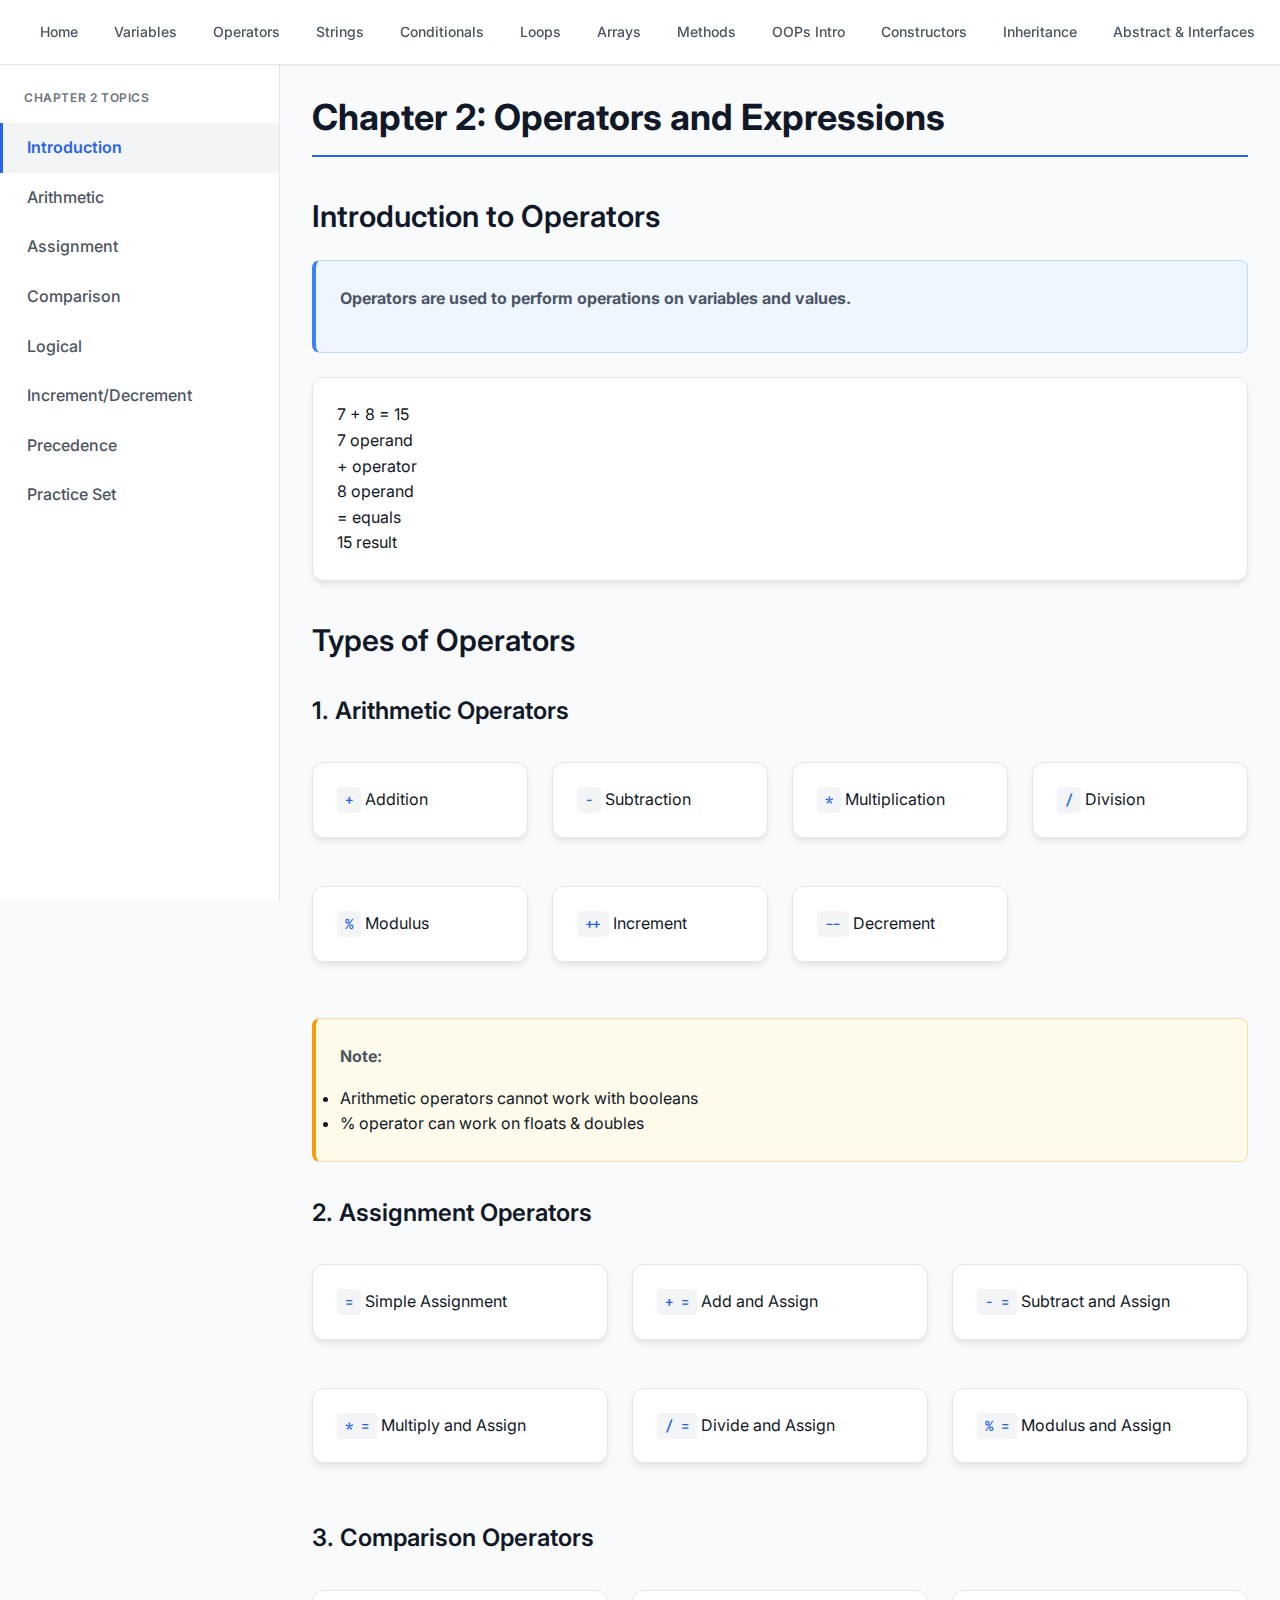
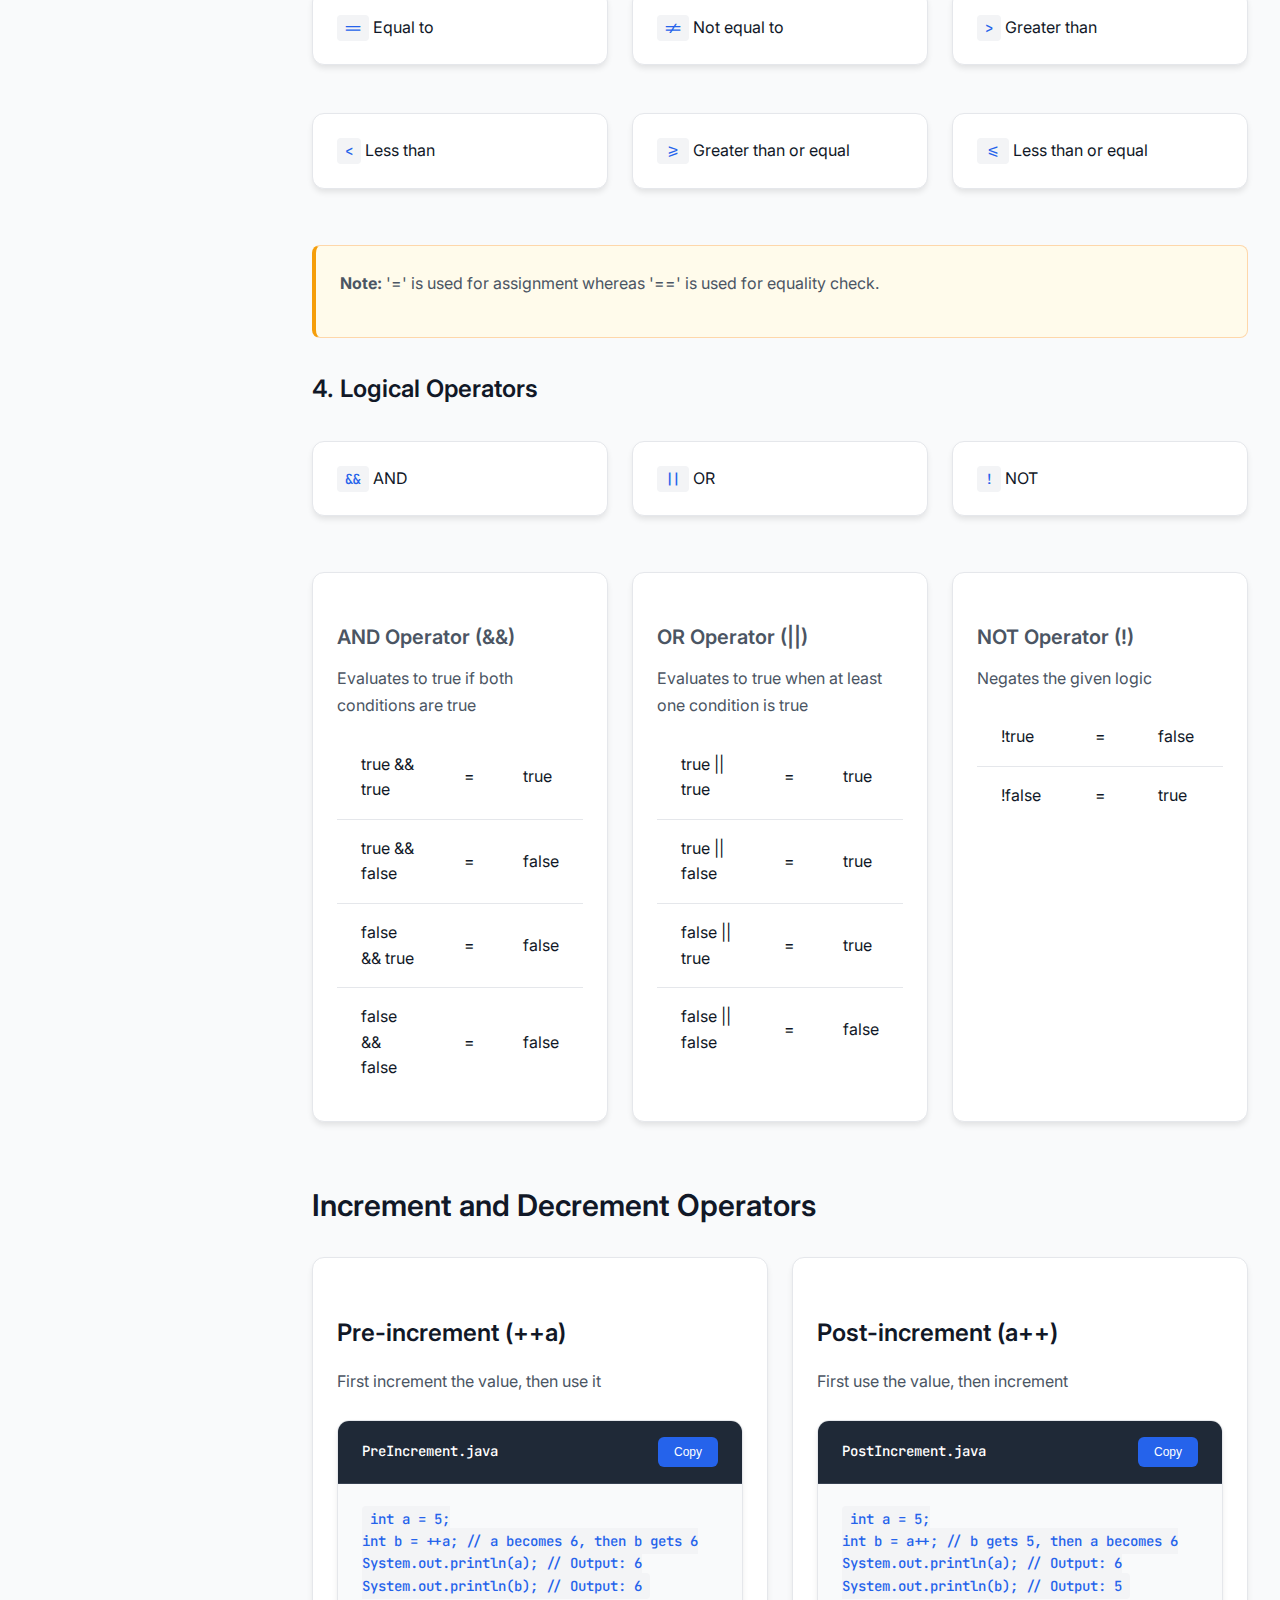
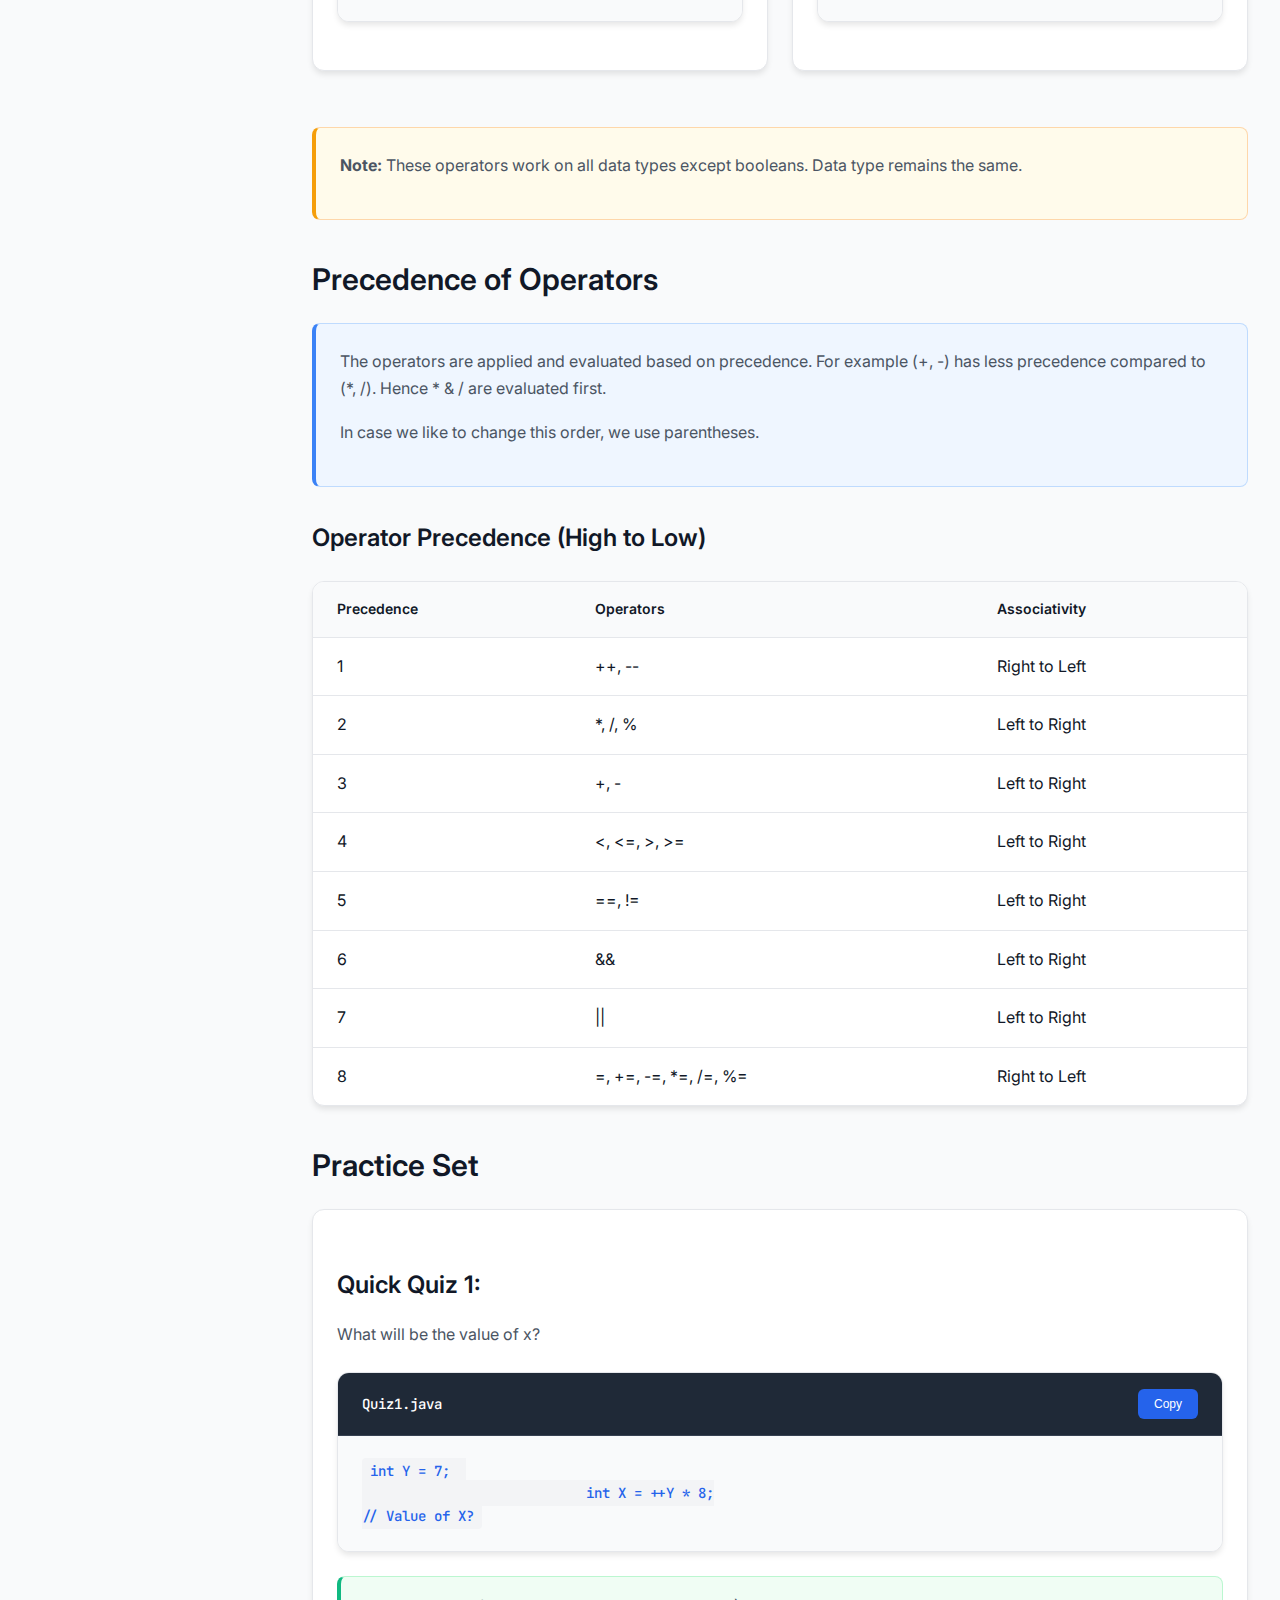
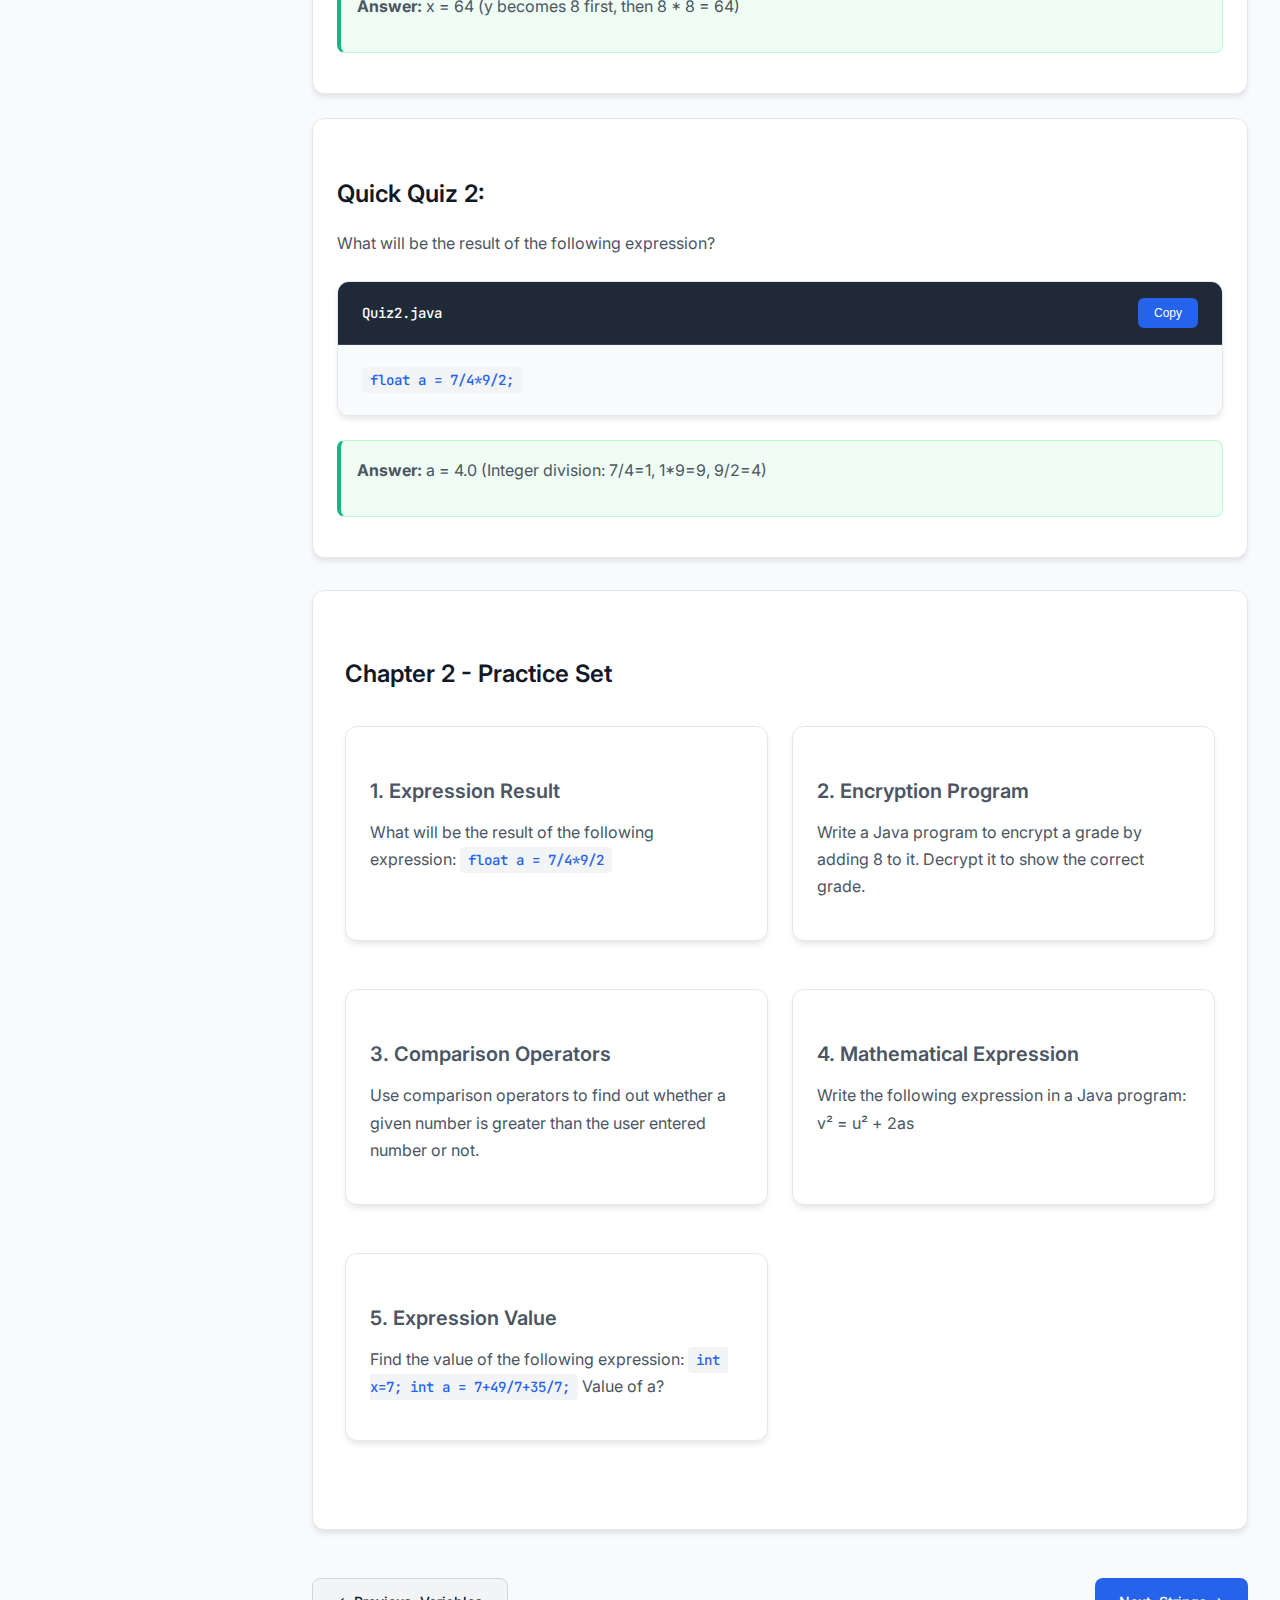
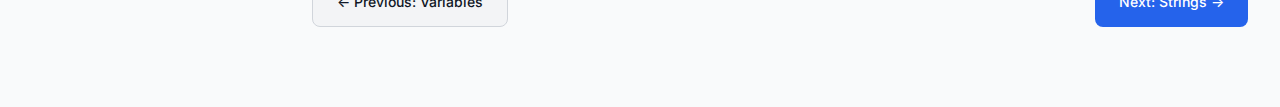
<file: chapter2.html>
<!DOCTYPE html>
<html lang="en">
<head>
    <meta charset="UTF-8">
    <meta name="viewport" content="width=device-width, initial-scale=1.0">
    <title>Chapter 2: Operators & Expressions - Java Tutorial</title>
    <link rel="stylesheet" href="style.css">
</head>
<body>
    <nav class="topnav">
        <div class="nav-container">
           <div class="logo">Java Tutorial</div><br>
            <div class="nav-links" id="navLinks">
                 <a href="index.html">Home</a>
                <a href="chapter1.html">Variables</a>
                <a href="chapter2.html"  class="active">Operators</a>
                <a href="chapter3.html">Strings</a>
                <a href="chapter4.html">Conditionals</a>
                <a href="chapter5.html">Loops</a>
                <a href="chapter6.html">Arrays</a>
                <a href="chapter7.html">Methods</a>
                <a href="chapter8.html">OOPs Intro</a>
                <a href="chapter9.html">Constructors</a>
                <a href="chapter10.html">Inheritance</a>
                <a href="chapter11.html">Abstract & Interfaces</a>
                <a href="chapter12.html">Packages</a>
                <a href="chapter13.html">Multithreading</a>
                <a href="chapter14.html">Exceptions</a>

            </div>
             <button class="hamburger" id="hamburger" aria-label="Toggle navigation menu">
                <span></span>
                <span></span>
                <span></span>
         </button>
        </div>
    </nav>

    <aside class="sidebar" id="sidebar">
        <div class="sidebar-section">
            <div class="sidebar-title">Chapter 2 Topics</div>
            <a href="#operators-intro" class="active">Introduction</a>
            <a href="#arithmetic-operators">Arithmetic</a>
            <a href="#assignment-operators">Assignment</a>
            <a href="#comparison-operators">Comparison</a>
            <a href="#logical-operators">Logical</a>
            <a href="#increment-decrement">Increment/Decrement</a>
            <a href="#precedence">Precedence</a>
            <a href="#practice">Practice Set</a>
        </div>
    </aside>

    <main class="main-content">
        <h1>Chapter 2: Operators and Expressions</h1>
        
        <section id="operators-intro">
            <h2>Introduction to Operators</h2>
            <div class="definition-box">
                <p><strong>Operators are used to perform operations on variables and values.</strong></p>
            </div>
            
          <div class="operator-example card">
    <div class="expression-breakdown">
        <span class="operand">7</span>
        <span class="operator">+</span>
        <span class="operand">8</span>
        <span class="equals">=</span>
        <span class="result">15</span>
    </div>
    <div class="labels">
        <span>7 operand</span><br>
        <span>+ operator</span><br>
        <span>8 operand</span><br>
        <span>= equals</span><br>
        <span>15 result</span><br>
    </div>
</div>

        </section>

        <section id="arithmetic-operators">
            <h2>Types of Operators</h2>
            
            <div class="operator-category">
                <h3>1. Arithmetic Operators</h3>
                <div class="operators-grid grid grid-4">
                    <div class="operator-item card">
                        <code>+</code>
                        <span>Addition</span>
                    </div>
                    <div class="operator-item card">
                        <code>-</code>
                        <span>Subtraction</span>
                    </div>
                    <div class="operator-item card">
                        <code>*</code>
                        <span>Multiplication</span>
                    </div>
                    <div class="operator-item card">
                        <code>/</code>
                        <span>Division</span>
                    </div>
                    <div class="operator-item card">
                        <code>%</code>
                        <span>Modulus</span>
                    </div>
                    <div class="operator-item card">
                        <code>++</code>
                        <span>Increment</span>
                    </div>
                    <div class="operator-item card">
                        <code>--</code>
                        <span>Decrement</span>
                    </div>
                </div>
                
                <div class="note-box">
                    <p><strong>Note:</strong></p>
                   
                        <li>Arithmetic operators cannot work with booleans</li>
                        <li>% operator can work on floats & doubles</li>
                  
                </div>
            </div>
        </section>

        <section id="assignment-operators">
            <div class="operator-category">
                <h3>2. Assignment Operators</h3>
                <div class="operators-grid grid grid-3">
                    <div class="operator-item card">
                        <code>=</code>
                        <span>Simple Assignment</span>
                    </div>
                    <div class="operator-item card">
                        <code>+ =</code>
                        <span>Add and Assign</span>
                    </div>
                    <div class="operator-item card">
                        <code>- =</code>
                        <span>Subtract and Assign</span>
                    </div>
                    <div class="operator-item card">
                        <code>* =</code>
                        <span>Multiply and Assign</span>
                    </div>
                    <div class="operator-item card">
                        <code>/ =</code>
                        <span>Divide and Assign</span>
                    </div>
                    <div class="operator-item card">
                        <code>% =</code>
                        <span>Modulus and Assign</span>
                    </div>
                </div>
            </div>
        </section>

        <section id="comparison-operators">
            <div class="operator-category">
                <h3>3. Comparison Operators</h3>
                <div class="operators-grid grid grid-3">
                    <div class="operator-item card">
                        <code>==</code>
                        <span>Equal to</span>
                    </div>
                    <div class="operator-item card">
                        <code>!=</code>
                        <span>Not equal to</span>
                    </div>
                    <div class="operator-item card">
                        <code>&gt;</code>
                        <span>Greater than</span>
                    </div>
                    <div class="operator-item card">
                        <code>&lt;</code>
                        <span>Less than</span>
                    </div>
                    <div class="operator-item card">
                        <code>&gt;=</code>
                        <span>Greater than or equal</span>
                    </div>
                    <div class="operator-item card">
                        <code>&lt;=</code>
                        <span>Less than or equal</span>
                    </div>
                </div>
                
                <div class="note-box">
                    <p><strong>Note:</strong> '=' is used for assignment whereas '==' is used for equality check.</p>
                </div>
            </div>
        </section>

        <section id="logical-operators">
            <div class="operator-category">
                <h3>4. Logical Operators</h3>
                <div class="operators-grid grid grid-3">
                    <div class="operator-item card">
                        <code>&&</code>
                        <span>AND</span>
                    </div>
                    <div class="operator-item card">
                        <code>||</code>
                        <span>OR</span>
                    </div>
                    <div class="operator-item card">
                        <code>!</code>
                        <span>NOT</span>
                    </div>
                </div>
                
                <div class="truth-tables grid grid-3">
                    <div class="truth-table card">
                        <h4>AND Operator (&&)</h4>
                        <p>Evaluates to true if both conditions are true</p>
                        <table>
                            <tr><td>true && true</td><td>=</td><td>true</td></tr>
                            <tr><td>true && false</td><td>=</td><td>false</td></tr>
                            <tr><td>false && true</td><td>=</td><td>false</td></tr>
                            <tr><td>false && false</td><td>=</td><td>false</td></tr>
                        </table>
                    </div>
                    
                    <div class="truth-table card">
                        <h4>OR Operator (||)</h4>
                        <p>Evaluates to true when at least one condition is true</p>
                        <table>
                            <tr><td>true || true</td><td>=</td><td>true</td></tr>
                            <tr><td>true || false</td><td>=</td><td>true</td></tr>
                            <tr><td>false || true</td><td>=</td><td>true</td></tr>
                            <tr><td>false || false</td><td>=</td><td>false</td></tr>
                        </table>
                    </div>
                    
                    <div class="truth-table card">
                        <h4>NOT Operator (!)</h4>
                        <p>Negates the given logic</p>
                        <table>
                            <tr><td>!true</td><td>=</td><td>false</td></tr>
                            <tr><td>!false</td><td>=</td><td>true</td></tr>
                        </table>
                    </div>
                </div>
            </div>
        </section>

        <section id="increment-decrement">
            <h2>Increment and Decrement Operators</h2>
            <div class="increment-section">
                <div class="increment-types grid grid-2">
                    <div class="increment-type card">
                        <h3>Pre-increment (++a)</h3>
                        <p>First increment the value, then use it</p>
                        <div class="code-container">
                            <div class="code-header">
                                <span class="file-name">PreIncrement.java</span>
                                <button class="copy-btn" onclick="copyCode(this)">Copy</button>
                            </div>
                            <pre><code>int a = 5;
int b = ++a; // a becomes 6, then b gets 6
System.out.println(a); // Output: 6
System.out.println(b); // Output: 6</code></pre>
                        </div>
                    </div>
                    
                    <div class="increment-type card">
                        <h3>Post-increment (a++)</h3>
                        <p>First use the value, then increment</p>
                        <div class="code-container">
                            <div class="code-header">
                                <span class="file-name">PostIncrement.java</span>
                                <button class="copy-btn" onclick="copyCode(this)">Copy</button>
                            </div>
                            <pre><code>int a = 5;
int b = a++; // b gets 5, then a becomes 6
System.out.println(a); // Output: 6
System.out.println(b); // Output: 5</code></pre>
                        </div>
                    </div>
                </div>
                
                <div class="note-box">
                    <p><strong>Note:</strong> These operators work on all data types except booleans. Data type remains the same.</p>
                </div>
            </div>
        </section>

        <section id="precedence">
            <h2>Precedence of Operators</h2>
            <div class="definition-box">
                <p>The operators are applied and evaluated based on precedence. For example (+, -) has less precedence compared to (*, /). Hence * & / are evaluated first.</p>
                <p>In case we like to change this order, we use <span class="highlight">parentheses</span>.</p>
            </div>
            
            <div class="precedence-table">
                <h3>Operator Precedence (High to Low)</h3>
                <div class="table-container">
                    <table>
                        <thead>
                            <tr>
                                <th>Precedence</th>
                                <th>Operators</th>
                                <th>Associativity</th>
                            </tr>
                        </thead>
                        <tbody>
                            <tr>
                                <td>1</td>
                                <td>++, --</td>
                                <td>Right to Left</td>
                            </tr>
                            <tr>
                                <td>2</td>
                                <td>*, /, %</td>
                                <td>Left to Right</td>
                            </tr>
                            <tr>
                                <td>3</td>
                                <td>+, -</td>
                                <td>Left to Right</td>
                            </tr>
                            <tr>
                                <td>4</td>
                                <td>&lt;, &lt;=, &gt;, &gt;=</td>
                                <td>Left to Right</td>
                            </tr>
                            <tr>
                                <td>5</td>
                                <td>==, !=</td>
                                <td>Left to Right</td>
                            </tr>
                            <tr>
                                <td>6</td>
                                <td>&&</td>
                                <td>Left to Right</td>
                            </tr>
                            <tr>
                                <td>7</td>
                                <td>||</td>
                                <td>Left to Right</td>
                            </tr>
                            <tr>
                                <td>8</td>
                                <td>=, +=, -=, *=, /=, %=</td>
                                <td>Right to Left</td>
                            </tr>
                        </tbody>
                    </table>
                </div>
            </div>
        </section>

        <section id="practice">
            <h2>Practice Set</h2>
            <div class="quiz-section">
                <div class="quiz-item card">
                    <h3>Quick Quiz 1:</h3>
                    <p>What will be the value of x?</p>
                    <div class="code-container">
                        <div class="code-header">
                            <span class="file-name">Quiz1.java</span>
                            <button class="copy-btn" onclick="copyCode(this)">Copy</button>
                        </div>
                        <pre><code>int Y = 7;  
                            int X = ++Y * 8;
// Value of X?</code></pre>
                    </div>
                    <div class="answer-box">
                        <p><strong>Answer:</strong> x = 64 (y becomes 8 first, then 8 * 8 = 64)</p>
                    </div>
                </div>
                
                <div class="quiz-item card">
                    <h3>Quick Quiz 2:</h3>
                    <p>What will be the result of the following expression?</p>
                    <div class="code-container">
                        <div class="code-header">
                            <span class="file-name">Quiz2.java</span>
                            <button class="copy-btn" onclick="copyCode(this)">Copy</button>
                        </div>
                        <pre><code>float a = 7/4*9/2;</code></pre>
                    </div>
                    <div class="answer-box">
                        <p><strong>Answer:</strong> a = 4.0 (Integer division: 7/4=1, 1*9=9, 9/2=4)</p>
                    </div>
                </div>
            </div>
            
            <div class="practice-set">
                <h3>Chapter 2 - Practice Set</h3>
                <div class="practice-problems grid grid-2">
                    <div class="problem-item card">
                        <h4>1. Expression Result</h4>
                        <p>What will be the result of the following expression: <code>float a = 7/4*9/2</code></p>
                    </div>
                    
                    <div class="problem-item card">
                        <h4>2. Encryption Program</h4>
                        <p>Write a Java program to encrypt a grade by adding 8 to it. Decrypt it to show the correct grade.</p>
                    </div>
                    
                    <div class="problem-item card">
                        <h4>3. Comparison Operators</h4>
                        <p>Use comparison operators to find out whether a given number is greater than the user entered number or not.</p>
                    </div>
                    
                    <div class="problem-item card">
                        <h4>4. Mathematical Expression</h4>
                        <p>Write the following expression in a Java program: v² = u² + 2as</p>
                    </div>
                    
                    <div class="problem-item card">
                        <h4>5. Expression Value</h4>
                        <p>Find the value of the following expression: <code>int x=7; int a = 7+49/7+35/7;</code> Value of a?</p>
                    </div>
                </div>
            </div>
        </section>

        <div class="chapter-nav">
            <a href="chapter1.html" class="btn btn-secondary">← Previous: Variables</a>
            <a href="chapter3.html" class="btn btn-primary">Next: Strings →</a>
        </div>
    </main>

    
    <script src="script.js"></script>
</body>
</html>
</file>
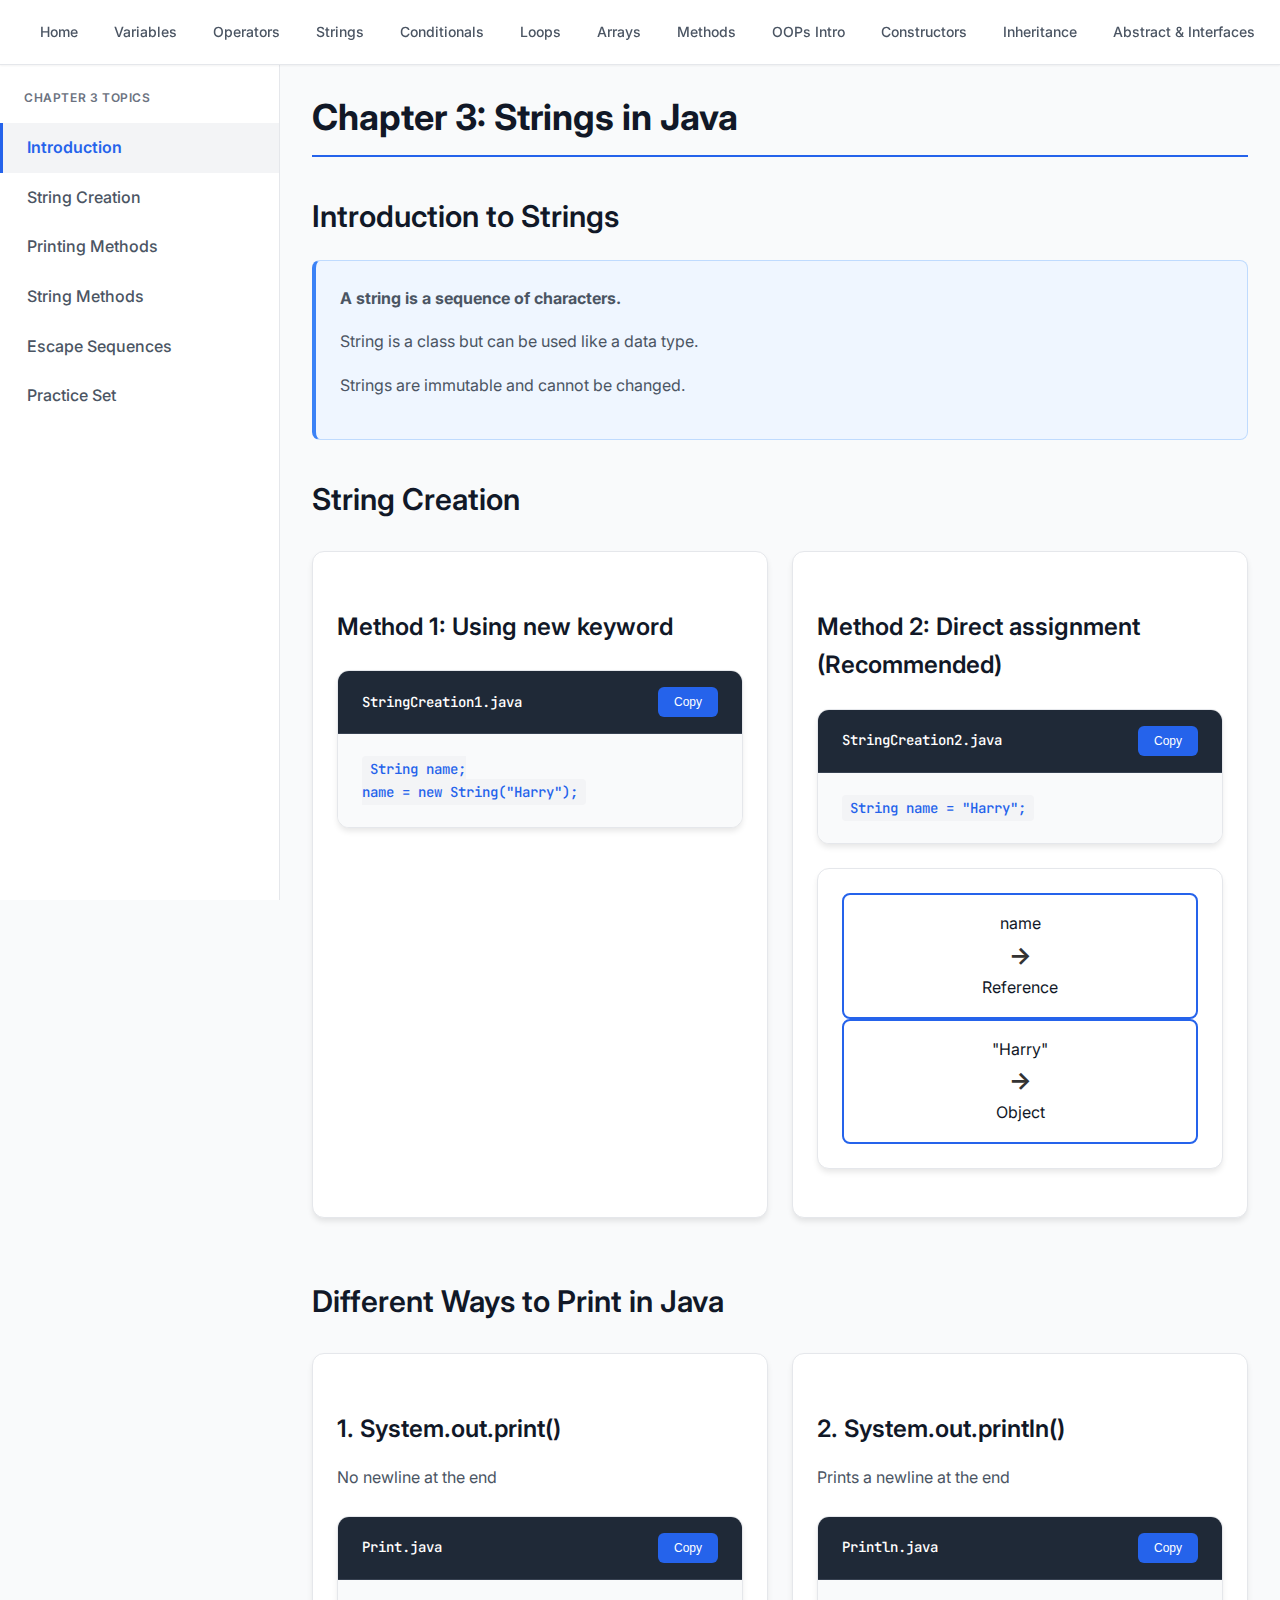
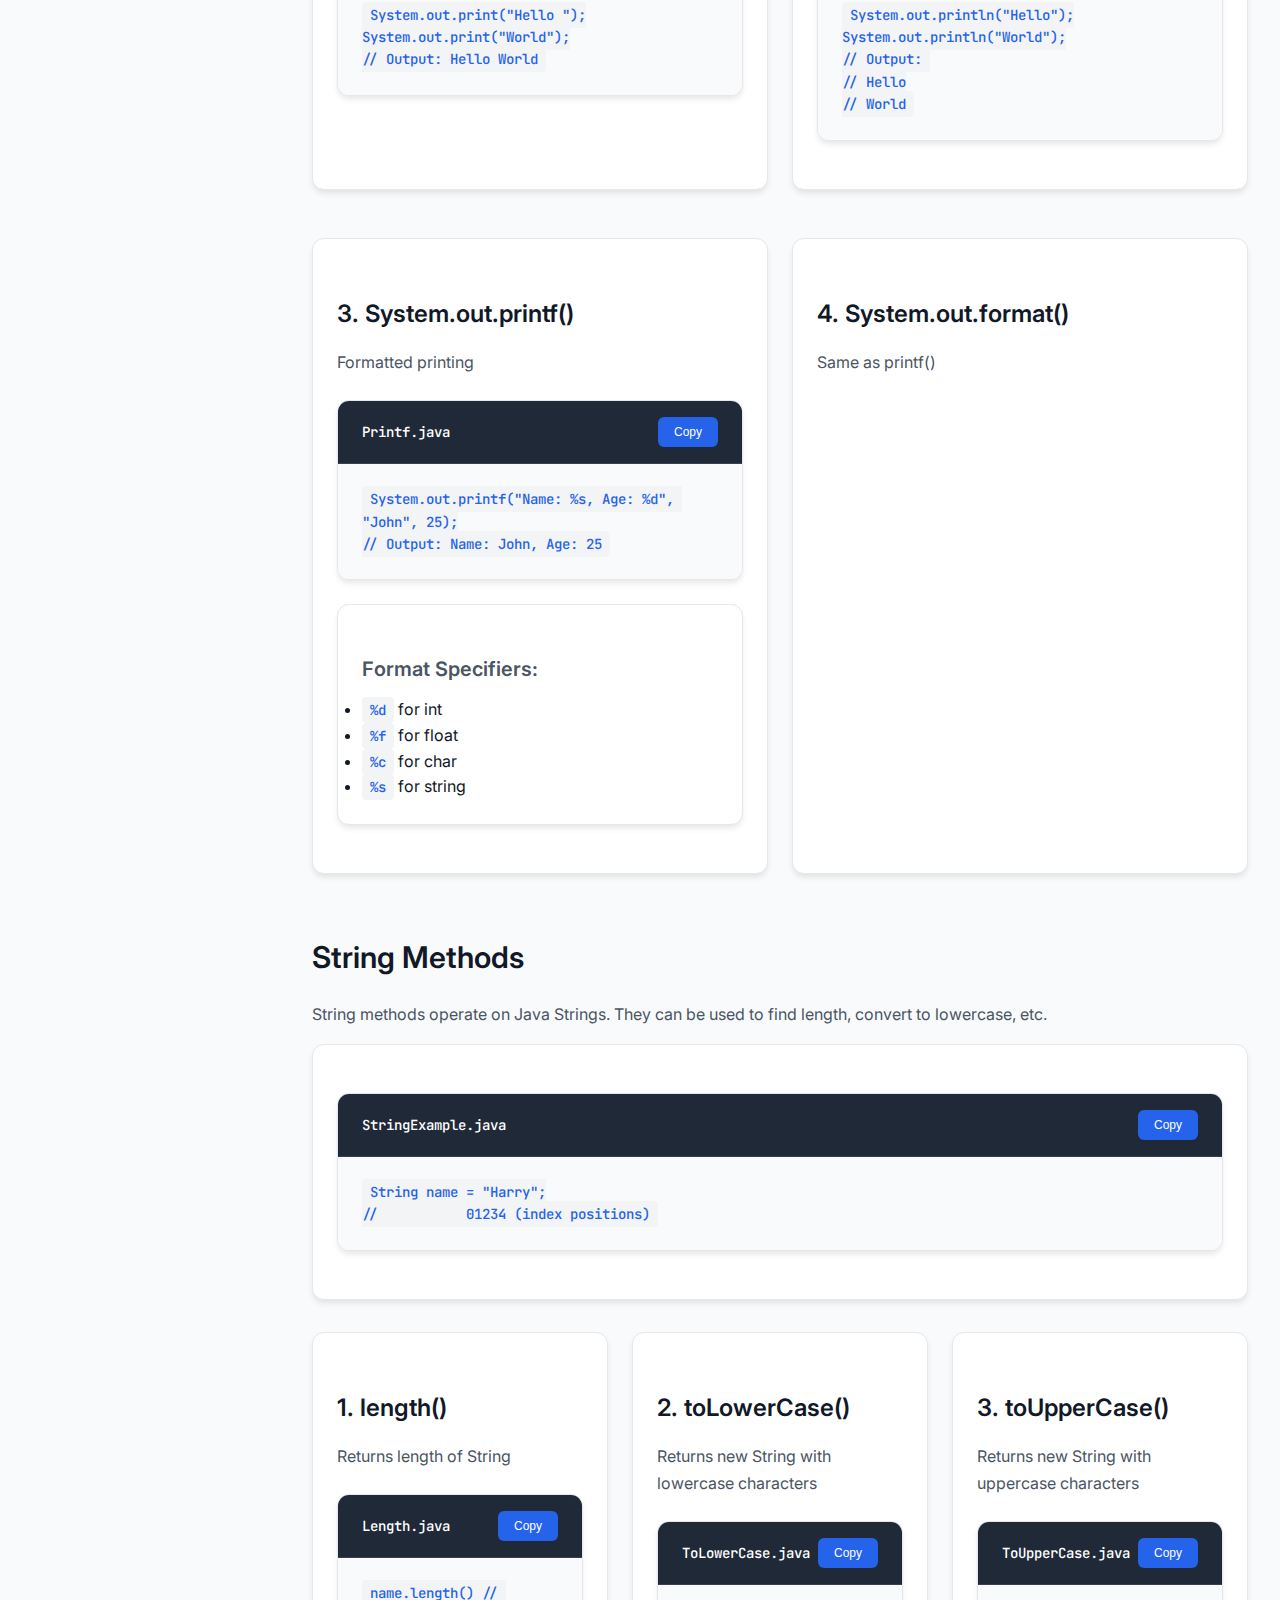
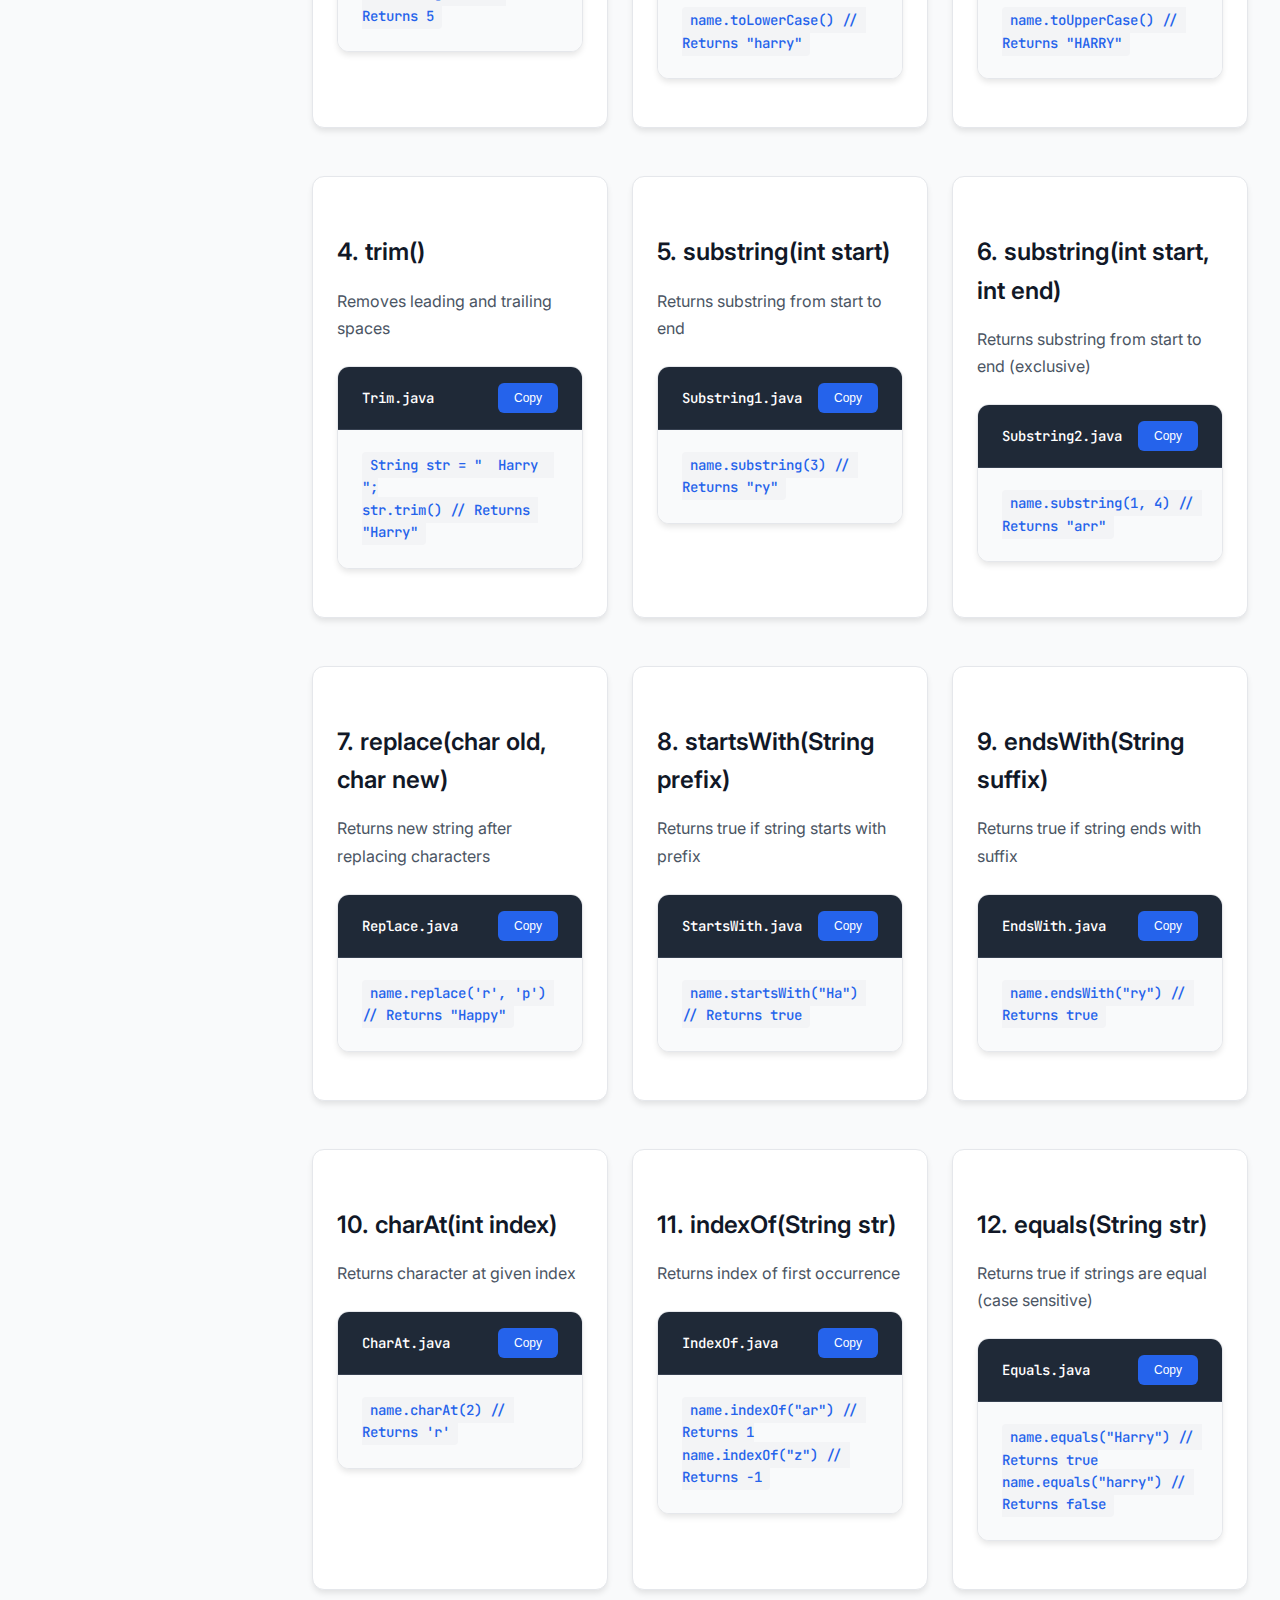
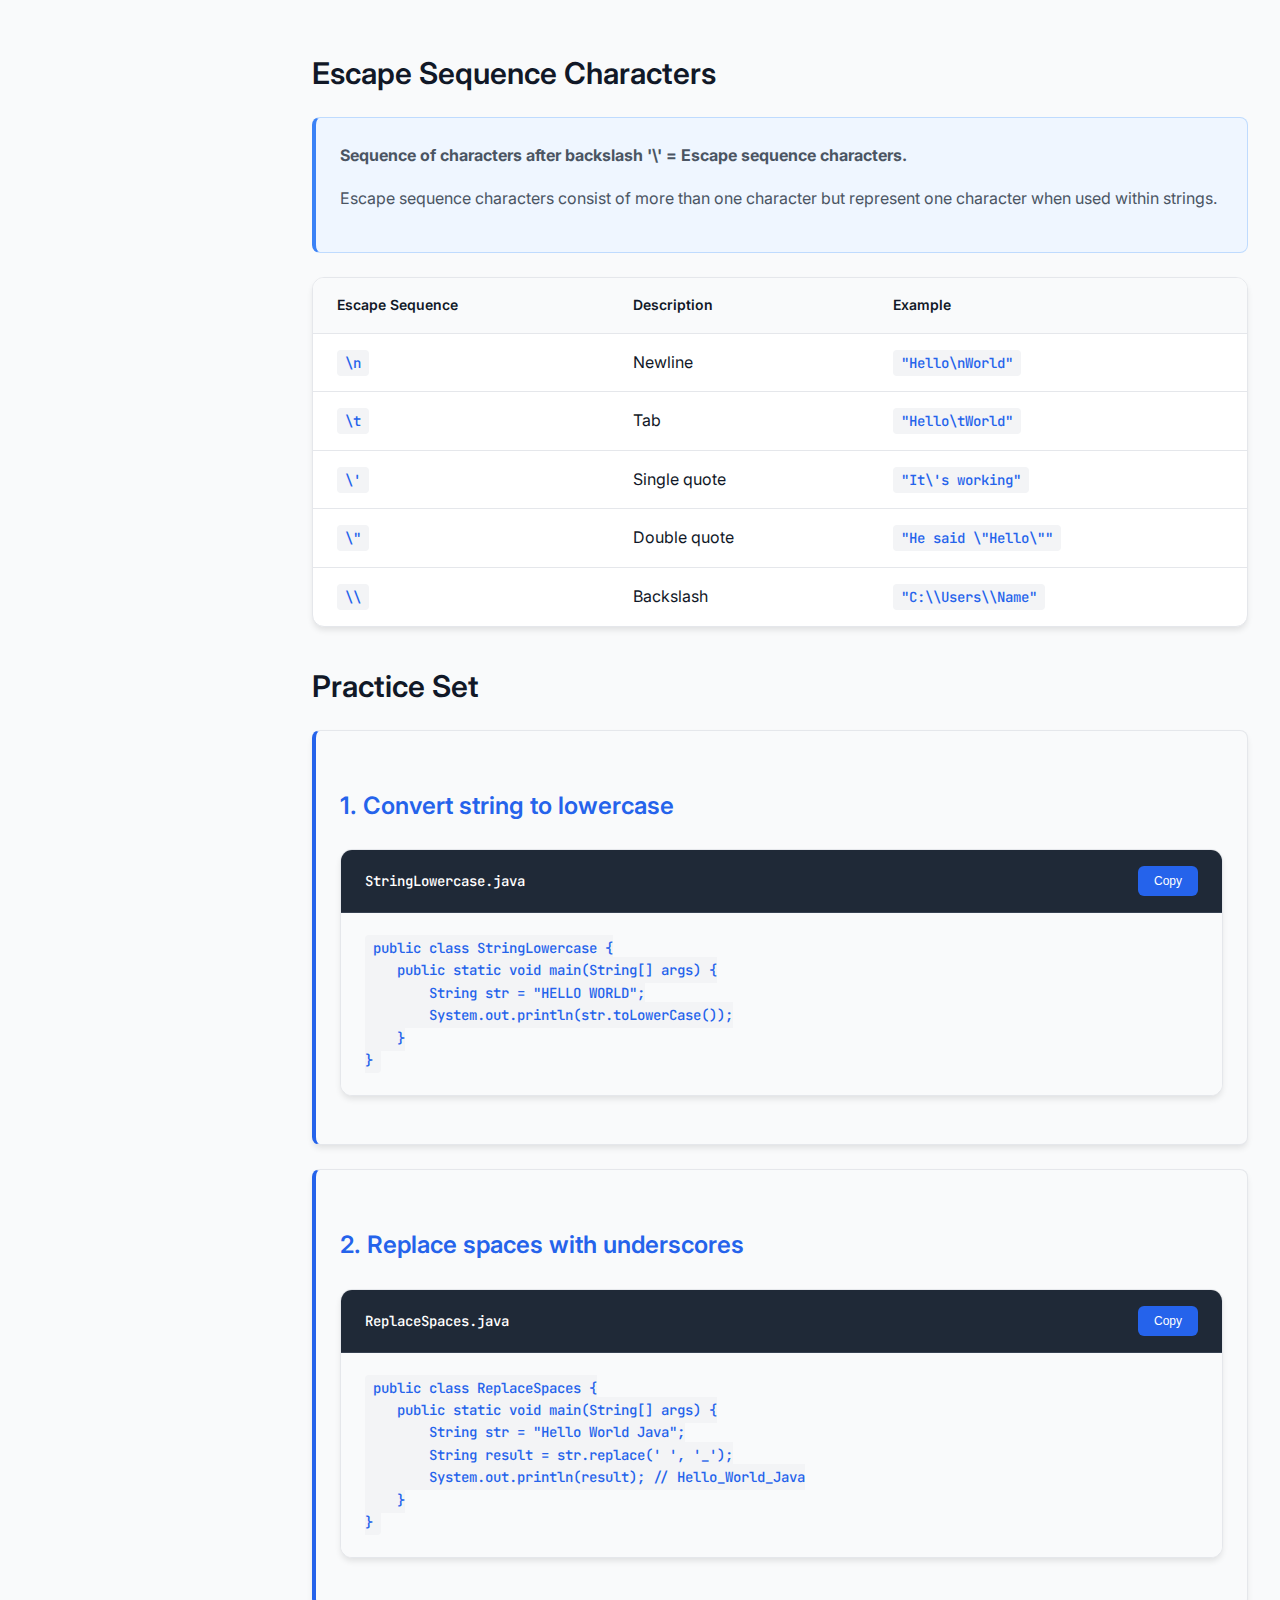
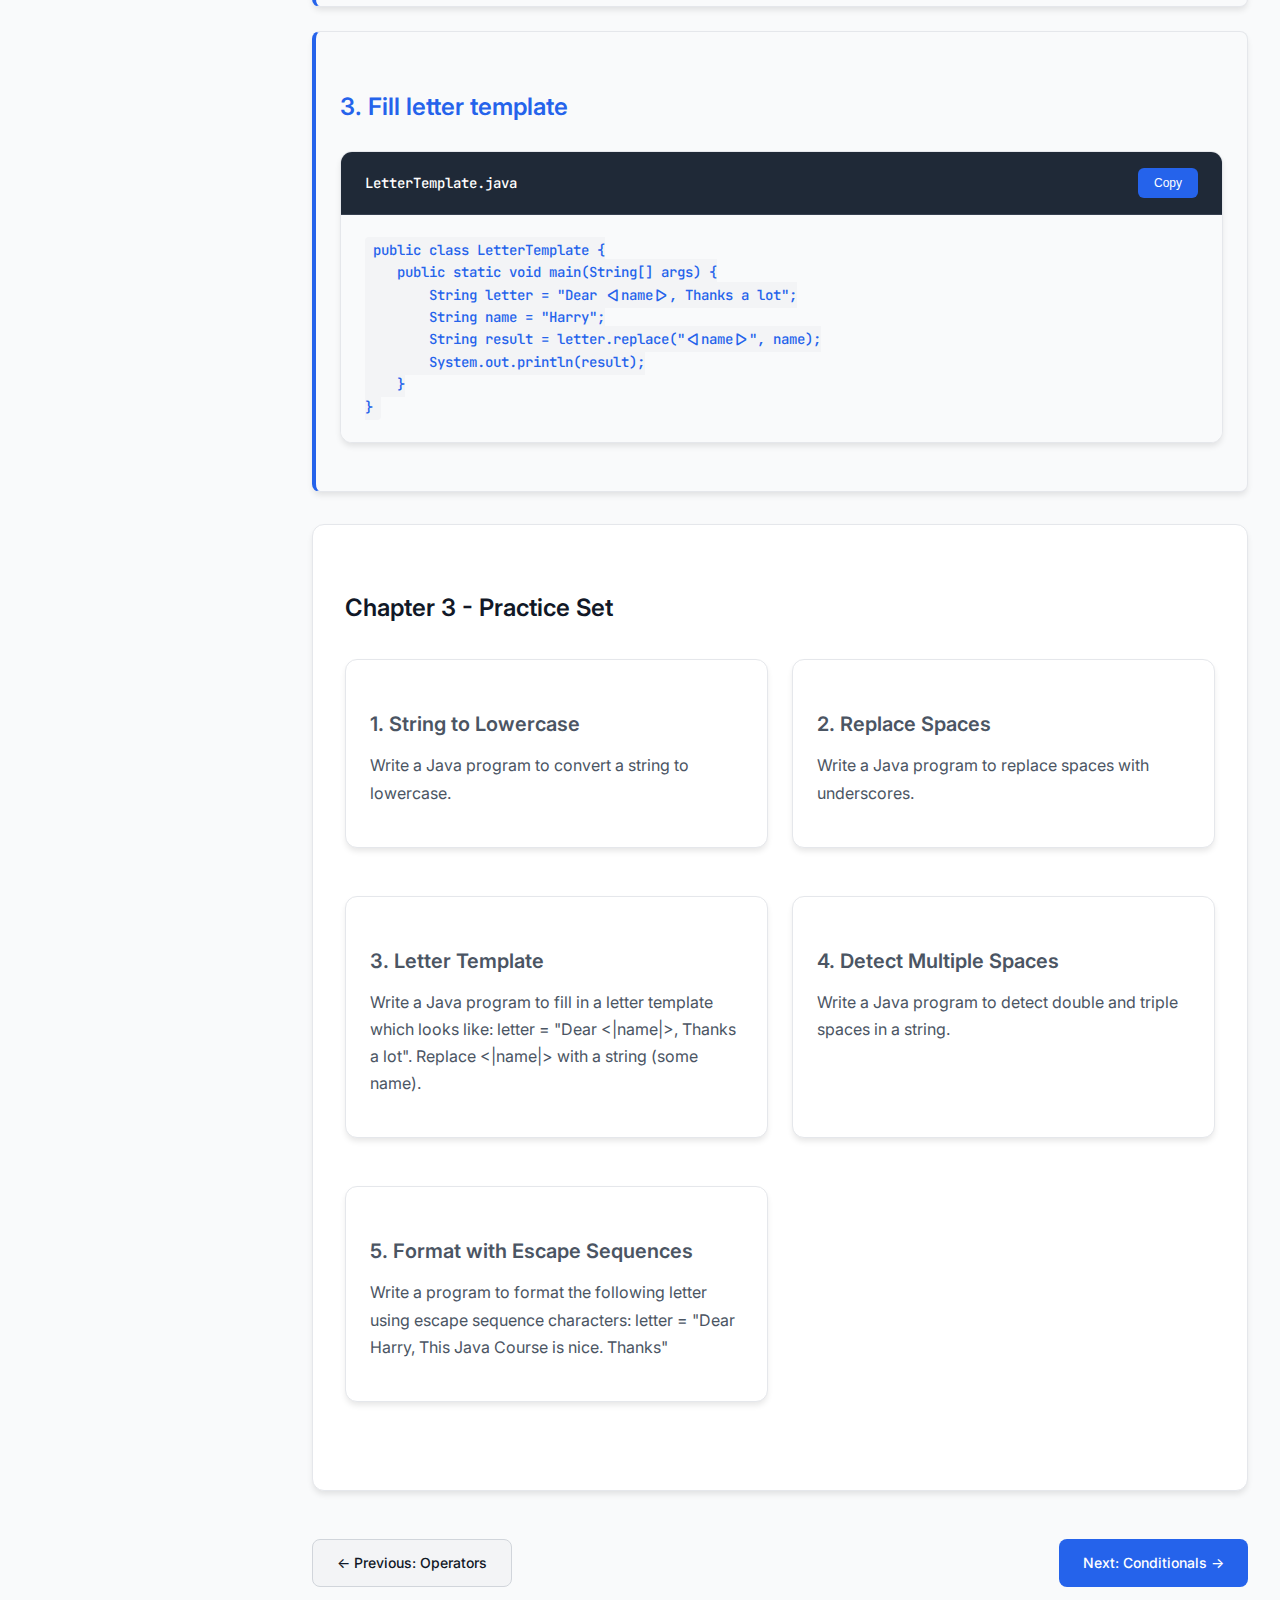
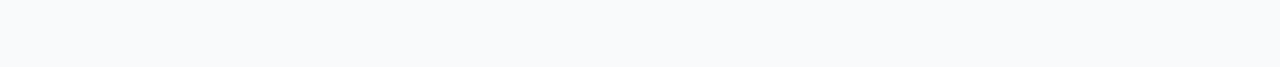
<file: chapter3.html>
<!DOCTYPE html>
<html lang="en">
<head>
    <meta charset="UTF-8">
    <meta name="viewport" content="width=device-width, initial-scale=1.0">
    <title>Chapter 3: Strings - Java Tutorial</title>
    <link rel="stylesheet" href="style.css">
</head>
<body>
    <nav class="topnav">
        <div class="nav-container">
          <div class="logo">Java Tutorial</div><br>
            <div class="nav-links" id="navLinks">
               <a href="index.html">Home</a>
                <a href="chapter1.html">Variables</a>
                <a href="chapter2.html">Operators</a>
                <a href="chapter3.html"  class="active">Strings</a>
                <a href="chapter4.html">Conditionals</a>
                <a href="chapter5.html">Loops</a>
                <a href="chapter6.html">Arrays</a>
                <a href="chapter7.html">Methods</a>
                <a href="chapter8.html">OOPs Intro</a>
                <a href="chapter9.html">Constructors</a>
                <a href="chapter10.html">Inheritance</a>
                <a href="chapter11.html">Abstract & Interfaces</a>
                <a href="chapter12.html">Packages</a>
                <a href="chapter13.html">Multithreading</a>
                <a href="chapter14.html">Exceptions</a>
    </div>
           <button class="hamburger" id="hamburger" aria-label="Toggle navigation menu">
                <span></span>
                <span></span>
                <span></span>
            </button>
        </div>
    </nav>

    <aside class="sidebar" id="sidebar">
        <div class="sidebar-section">
            <div class="sidebar-title">Chapter 3 Topics</div>
            <a href="#strings-intro" class="active">Introduction</a>
            <a href="#string-creation">String Creation</a>
            <a href="#printing-methods">Printing Methods</a>
            <a href="#string-methods">String Methods</a>
            <a href="#escape-sequences">Escape Sequences</a>
            <a href="#practice">Practice Set</a>
        </div>
    </aside>

    <main class="main-content">
        <h1>Chapter 3: Strings in Java</h1>
        
        <section id="strings-intro">
            <h2>Introduction to Strings</h2>
            <div class="definition-box">
                <p><strong>A string is a sequence of characters.</strong></p>
                <p>String is a class but can be used like a data type.</p>
                <p><span class="highlight">Strings are immutable and cannot be changed.</span></p>
            </div>
        </section>

        <section id="string-creation">
            <h2>String Creation</h2>
            <div class="string-creation-methods grid grid-2">
                <div class="creation-method card">
                    <h3>Method 1: Using new keyword</h3>
                    <div class="code-container">
                        <div class="code-header">
                            <span class="file-name">StringCreation1.java</span>
                            <button class="copy-btn" onclick="copyCode(this)">Copy</button>
                        </div>
                        <pre><code>String name;
name = new String("Harry");</code></pre>
                    </div>
                </div>
                
                <div class="creation-method card">
                    <h3>Method 2: Direct assignment (Recommended)</h3>
                    <div class="code-container">
                        <div class="code-header">
                            <span class="file-name">StringCreation2.java</span>
                            <button class="copy-btn" onclick="copyCode(this)">Copy</button>
                        </div>
                        <pre><code>String name = "Harry";</code></pre>
                    </div>
                    <div class="reference-diagram card">
                        <div class="reference-box">
                            <span>name</span>
                            <div class="arrow">→</div>
                            <span>Reference</span>
                        </div>
                        <div class="object-box">
                            <span>"Harry"</span>
                            <div class="arrow">→</div>
                            <span>Object</span>
                        </div>
                    </div>
                </div>
            </div>
        </section>

        <section id="printing-methods">
            <h2>Different Ways to Print in Java</h2>
            <div class="printing-methods grid grid-2">
                <div class="print-method card">
                    <h3>1. System.out.print()</h3>
                    <p>No newline at the end</p>
                    <div class="code-container">
                        <div class="code-header">
                            <span class="file-name">Print.java</span>
                            <button class="copy-btn" onclick="copyCode(this)">Copy</button>
                        </div>
                        <pre><code>System.out.print("Hello ");
System.out.print("World");
// Output: Hello World</code></pre>
                    </div>
                </div>
                
                <div class="print-method card">
                    <h3>2. System.out.println()</h3>
                    <p>Prints a newline at the end</p>
                    <div class="code-container">
                        <div class="code-header">
                            <span class="file-name">Println.java</span>
                            <button class="copy-btn" onclick="copyCode(this)">Copy</button>
                        </div>
                        <pre><code>System.out.println("Hello");
System.out.println("World");
// Output: 
// Hello
// World</code></pre>
                    </div>
                </div>
                
                <div class="print-method card">
                    <h3>3. System.out.printf()</h3>
                    <p>Formatted printing</p>
                    <div class="code-container">
                        <div class="code-header">
                            <span class="file-name">Printf.java</span>
                            <button class="copy-btn" onclick="copyCode(this)">Copy</button>
                        </div>
                        <pre><code>System.out.printf("Name: %s, Age: %d", "John", 25);
// Output: Name: John, Age: 25</code></pre>
                    </div>
                    <div class="format-specifiers card">
                        <h4>Format Specifiers:</h4>
                        <ul>
                            <li><code>%d</code> for int</li>
                            <li><code>%f</code> for float</li>
                            <li><code>%c</code> for char</li>
                            <li><code>%s</code> for string</li>
                        </ul>
                    </div>
                </div>
                
                <div class="print-method card">
                    <h3>4. System.out.format()</h3>
                    <p>Same as printf()</p>
                </div>
            </div>
        </section>

        <section id="string-methods">
            <h2>String Methods</h2>
            <p>String methods operate on Java Strings. They can be used to find length, convert to lowercase, etc.</p>
            
            <div class="string-example card">
                <div class="code-container">
                    <div class="code-header">
                        <span class="file-name">StringExample.java</span>
                        <button class="copy-btn" onclick="copyCode(this)">Copy</button>
                    </div>
                    <pre><code>String name = "Harry";
//           01234 (index positions)</code></pre>
                </div>
            </div>
            
            <div class="methods-grid grid grid-3">
                <div class="method-item card">
                    <h3>1. length()</h3>
                    <p>Returns length of String</p>
                    <div class="code-container">
                        <div class="code-header">
                            <span class="file-name">Length.java</span>
                            <button class="copy-btn" onclick="copyCode(this)">Copy</button>
                        </div>
                        <pre><code>name.length() // Returns 5</code></pre>
                    </div>
                </div>
                
                <div class="method-item card">
                    <h3>2. toLowerCase()</h3>
                    <p>Returns new String with lowercase characters</p>
                    <div class="code-container">
                        <div class="code-header">
                            <span class="file-name">ToLowerCase.java</span>
                            <button class="copy-btn" onclick="copyCode(this)">Copy</button>
                        </div>
                        <pre><code>name.toLowerCase() // Returns "harry"</code></pre>
                    </div>
                </div>
                
                <div class="method-item card">
                    <h3>3. toUpperCase()</h3>
                    <p>Returns new String with uppercase characters</p>
                    <div class="code-container">
                        <div class="code-header">
                            <span class="file-name">ToUpperCase.java</span>
                            <button class="copy-btn" onclick="copyCode(this)">Copy</button>
                        </div>
                        <pre><code>name.toUpperCase() // Returns "HARRY"</code></pre>
                    </div>
                </div>
                
                <div class="method-item card">
                    <h3>4. trim()</h3>
                    <p>Removes leading and trailing spaces</p>
                    <div class="code-container">
                        <div class="code-header">
                            <span class="file-name">Trim.java</span>
                            <button class="copy-btn" onclick="copyCode(this)">Copy</button>
                        </div>
                        <pre><code>String str = "  Harry  ";
str.trim() // Returns "Harry"</code></pre>
                    </div>
                </div>
                
                <div class="method-item card">
                    <h3>5. substring(int start)</h3>
                    <p>Returns substring from start to end</p>
                    <div class="code-container">
                        <div class="code-header">
                            <span class="file-name">Substring1.java</span>
                            <button class="copy-btn" onclick="copyCode(this)">Copy</button>
                        </div>
                        <pre><code>name.substring(3) // Returns "ry"</code></pre>
                    </div>
                </div>
                
                <div class="method-item card">
                    <h3>6. substring(int start, int end)</h3>
                    <p>Returns substring from start to end (exclusive)</p>
                    <div class="code-container">
                        <div class="code-header">
                            <span class="file-name">Substring2.java</span>
                            <button class="copy-btn" onclick="copyCode(this)">Copy</button>
                        </div>
                        <pre><code>name.substring(1, 4) // Returns "arr"</code></pre>
                    </div>
                </div>
                
                <div class="method-item card">
                    <h3>7. replace(char old, char new)</h3>
                    <p>Returns new string after replacing characters</p>
                    <div class="code-container">
                        <div class="code-header">
                            <span class="file-name">Replace.java</span>
                            <button class="copy-btn" onclick="copyCode(this)">Copy</button>
                        </div>
                        <pre><code>name.replace('r', 'p') // Returns "Happy"</code></pre>
                    </div>
                </div>
                
                <div class="method-item card">
                    <h3>8. startsWith(String prefix)</h3>
                    <p>Returns true if string starts with prefix</p>
                    <div class="code-container">
                        <div class="code-header">
                            <span class="file-name">StartsWith.java</span>
                            <button class="copy-btn" onclick="copyCode(this)">Copy</button>
                        </div>
                        <pre><code>name.startsWith("Ha") // Returns true</code></pre>
                    </div>
                </div>
                
                <div class="method-item card">
                    <h3>9. endsWith(String suffix)</h3>
                    <p>Returns true if string ends with suffix</p>
                    <div class="code-container">
                        <div class="code-header">
                            <span class="file-name">EndsWith.java</span>
                            <button class="copy-btn" onclick="copyCode(this)">Copy</button>
                        </div>
                        <pre><code>name.endsWith("ry") // Returns true</code></pre>
                    </div>
                </div>
                
                <div class="method-item card">
                    <h3>10. charAt(int index)</h3>
                    <p>Returns character at given index</p>
                    <div class="code-container">
                        <div class="code-header">
                            <span class="file-name">CharAt.java</span>
                            <button class="copy-btn" onclick="copyCode(this)">Copy</button>
                        </div>
                        <pre><code>name.charAt(2) // Returns 'r'</code></pre>
                    </div>
                </div>
                
                <div class="method-item card">
                    <h3>11. indexOf(String str)</h3>
                    <p>Returns index of first occurrence</p>
                    <div class="code-container">
                        <div class="code-header">
                            <span class="file-name">IndexOf.java</span>
                            <button class="copy-btn" onclick="copyCode(this)">Copy</button>
                        </div>
                        <pre><code>name.indexOf("ar") // Returns 1
name.indexOf("z") // Returns -1</code></pre>
                    </div>
                </div>
                
                <div class="method-item card">
                    <h3>12. equals(String str)</h3>
                    <p>Returns true if strings are equal (case sensitive)</p>
                    <div class="code-container">
                        <div class="code-header">
                            <span class="file-name">Equals.java</span>
                            <button class="copy-btn" onclick="copyCode(this)">Copy</button>
                        </div>
                        <pre><code>name.equals("Harry") // Returns true
name.equals("harry") // Returns false</code></pre>
                    </div>
                </div>
            </div>
        </section>

        <section id="escape-sequences">
            <h2>Escape Sequence Characters</h2>
            <div class="definition-box">
                <p><strong>Sequence of characters after backslash '\' = Escape sequence characters.</strong></p>
                <p>Escape sequence characters consist of more than one character but represent one character when used within strings.</p>
            </div>
            
            <div class="escape-sequences-table">
                <div class="table-container">
                    <table>
                        <thead>
                            <tr>
                                <th>Escape Sequence</th>
                                <th>Description</th>
                                <th>Example</th>
                            </tr>
                        </thead>
                        <tbody>
                            <tr>
                                <td><code>\n</code></td>
                                <td>Newline</td>
                                <td><code>"Hello\nWorld"</code></td>
                            </tr>
                            <tr>
                                <td><code>\t</code></td>
                                <td>Tab</td>
                                <td><code>"Hello\tWorld"</code></td>
                            </tr>
                            <tr>
                                <td><code>\'</code></td>
                                <td>Single quote</td>
                                <td><code>"It\'s working"</code></td>
                            </tr>
                            <tr>
                                <td><code>\"</code></td>
                                <td>Double quote</td>
                                <td><code>"He said \"Hello\""</code></td>
                            </tr>
                            <tr>
                                <td><code>\\</code></td>
                                <td>Backslash</td>
                                <td><code>"C:\\Users\\Name"</code></td>
                            </tr>
                        </tbody>
                    </table>
                </div>
            </div>
        </section>

        <section id="practice">
            <h2>Practice Set</h2>
            <div class="practice-exercises">
                <div class="exercise card">
                    <h3>1. Convert string to lowercase</h3>
                    <div class="code-container">
                        <div class="code-header">
                            <span class="file-name">StringLowercase.java</span>
                            <button class="copy-btn" onclick="copyCode(this)">Copy</button>
                        </div>
                        <pre><code>public class StringLowercase {
    public static void main(String[] args) {
        String str = "HELLO WORLD";
        System.out.println(str.toLowerCase());
    }
}</code></pre>
                    </div>
                </div>
                
                <div class="exercise card">
                    <h3>2. Replace spaces with underscores</h3>
                    <div class="code-container">
                        <div class="code-header">
                            <span class="file-name">ReplaceSpaces.java</span>
                            <button class="copy-btn" onclick="copyCode(this)">Copy</button>
                        </div>
                        <pre><code>public class ReplaceSpaces {
    public static void main(String[] args) {
        String str = "Hello World Java";
        String result = str.replace(' ', '_');
        System.out.println(result); // Hello_World_Java
    }
}</code></pre>
                    </div>
                </div>
                
                <div class="exercise card">
                    <h3>3. Fill letter template</h3>
                    <div class="code-container">
                        <div class="code-header">
                            <span class="file-name">LetterTemplate.java</span>
                            <button class="copy-btn" onclick="copyCode(this)">Copy</button>
                        </div>
                        <pre><code>public class LetterTemplate {
    public static void main(String[] args) {
        String letter = "Dear &lt;|name|&gt;, Thanks a lot";
        String name = "Harry";
        String result = letter.replace("&lt;|name|&gt;", name);
        System.out.println(result);
    }
}</code></pre>
                    </div>
                </div>
            </div>
            
            <div class="practice-set">
                <h3>Chapter 3 - Practice Set</h3>
                <div class="practice-problems grid grid-2">
                    <div class="problem-item card">
                        <h4>1. String to Lowercase</h4>
                        <p>Write a Java program to convert a string to lowercase.</p>
                    </div>
                    
                    <div class="problem-item card">
                        <h4>2. Replace Spaces</h4>
                        <p>Write a Java program to replace spaces with underscores.</p>
                    </div>
                    
                    <div class="problem-item card">
                        <h4>3. Letter Template</h4>
                        <p>Write a Java program to fill in a letter template which looks like: letter = "Dear &lt;|name|&gt;, Thanks a lot". Replace &lt;|name|&gt; with a string (some name).</p>
                    </div>
                    
                    <div class="problem-item card">
                        <h4>4. Detect Multiple Spaces</h4>
                        <p>Write a Java program to detect double and triple spaces in a string.</p>
                    </div>
                    
                    <div class="problem-item card">
                        <h4>5. Format with Escape Sequences</h4>
                        <p>Write a program to format the following letter using escape sequence characters: letter = "Dear Harry, This Java Course is nice. Thanks"</p>
                    </div>
                </div>
            </div>
        </section>

        <div class="chapter-nav">
            <a href="chapter2.html" class="btn btn-secondary">← Previous: Operators</a>
            <a href="chapter4.html" class="btn btn-primary">Next: Conditionals →</a>
        </div>
    </main>

    

    <script src="script.js"></script>
</body>
</html>
</file>
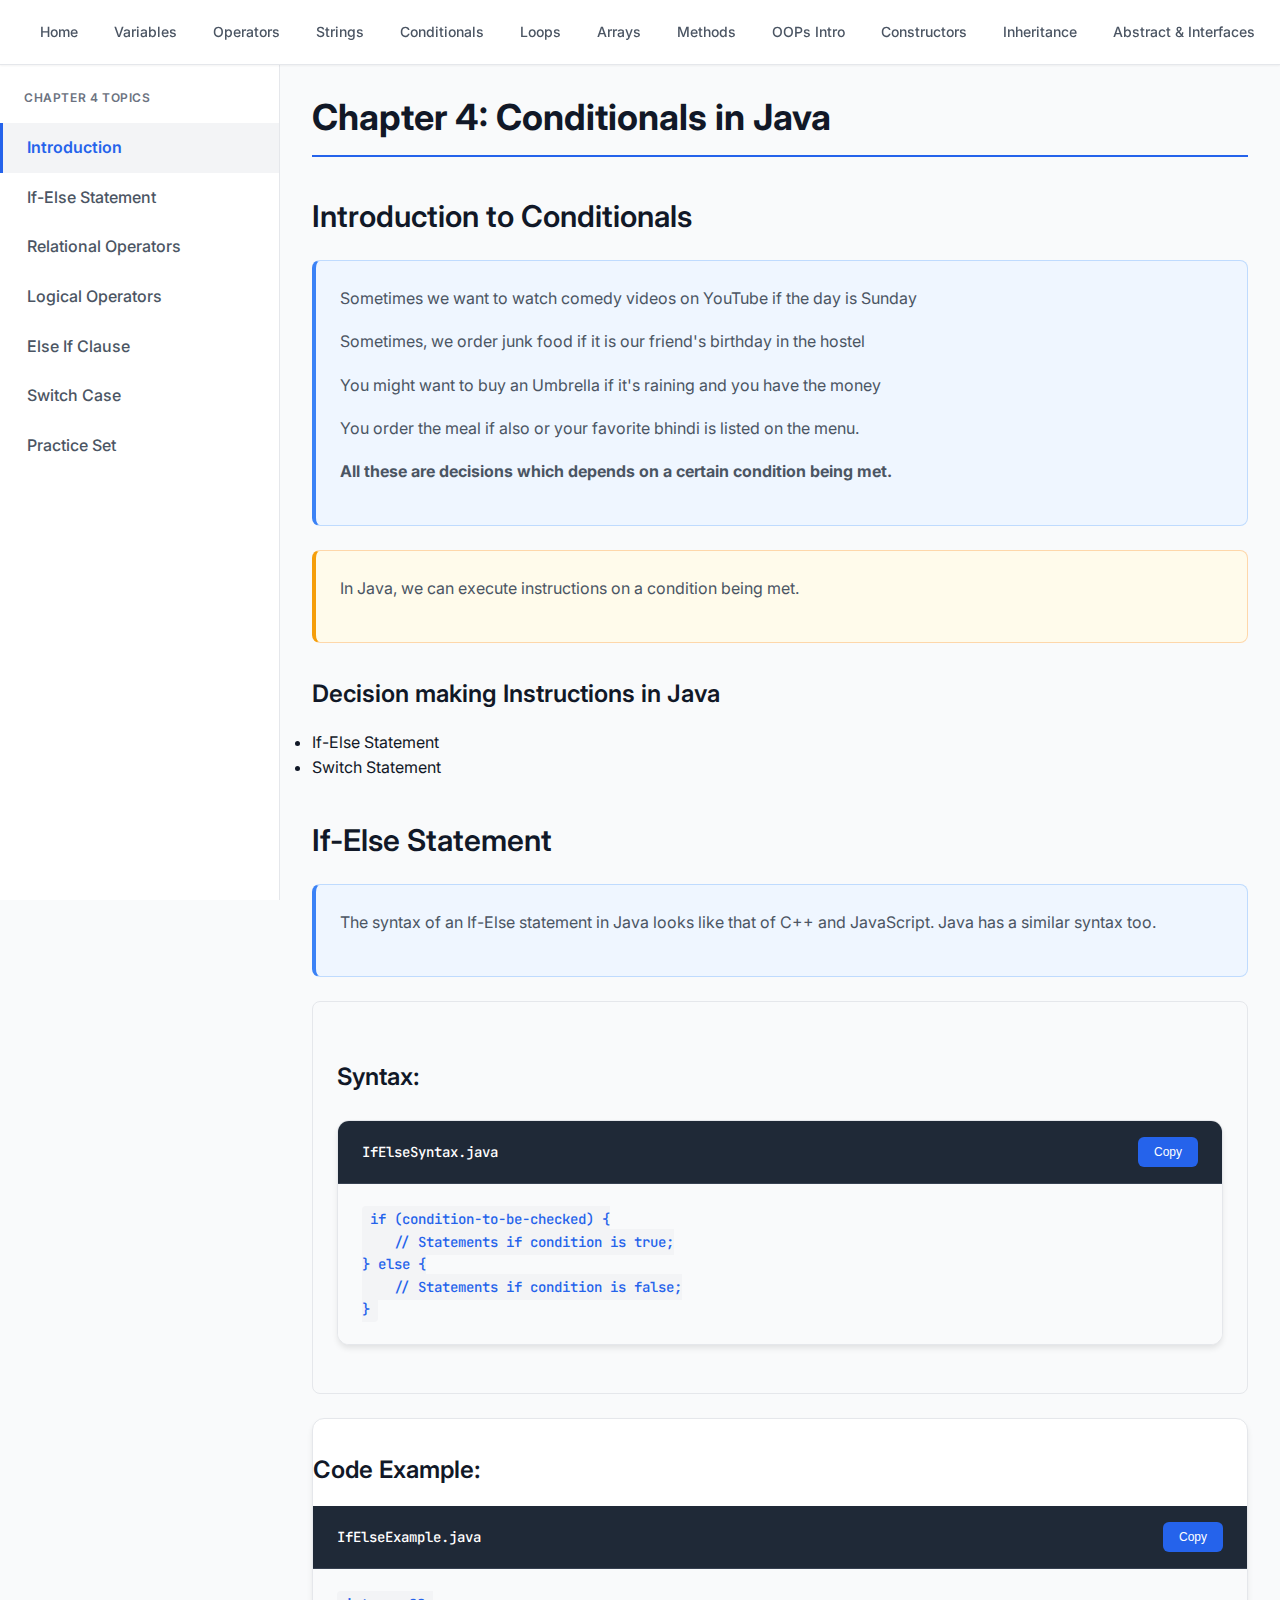
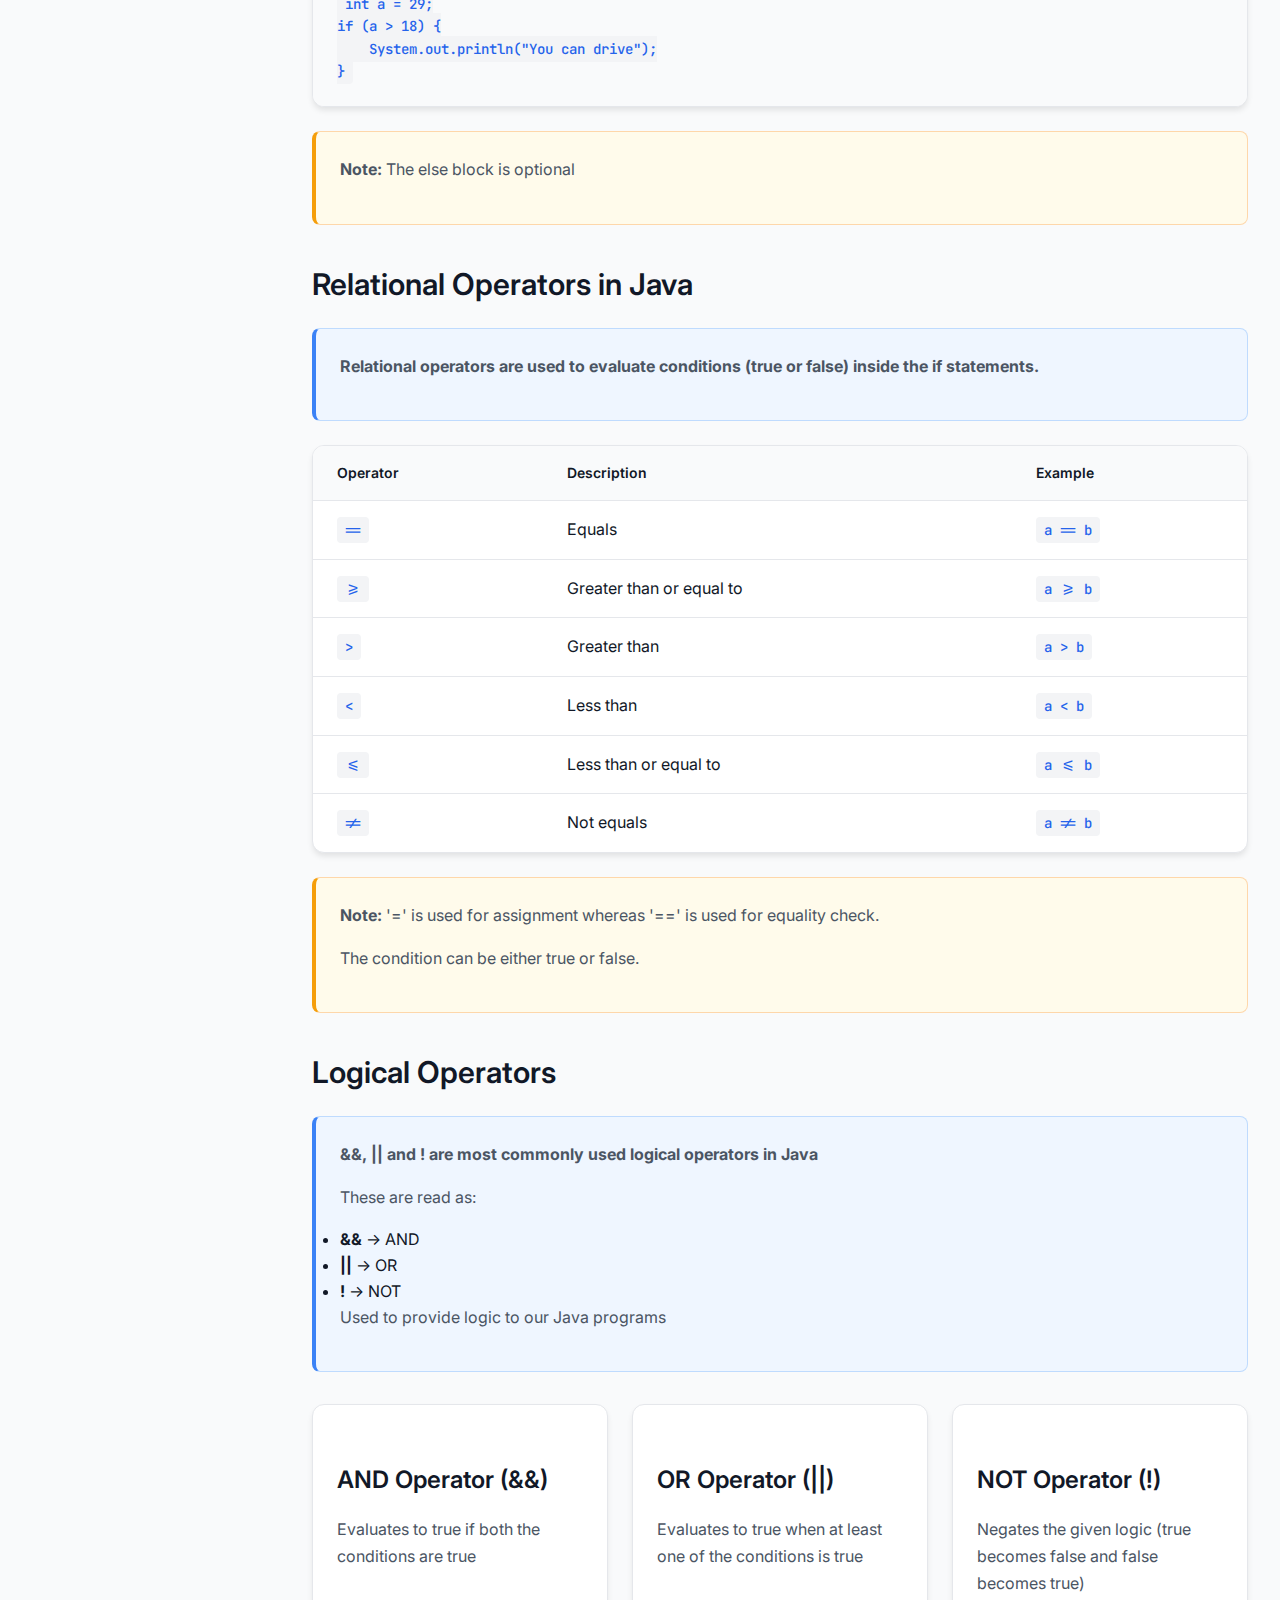
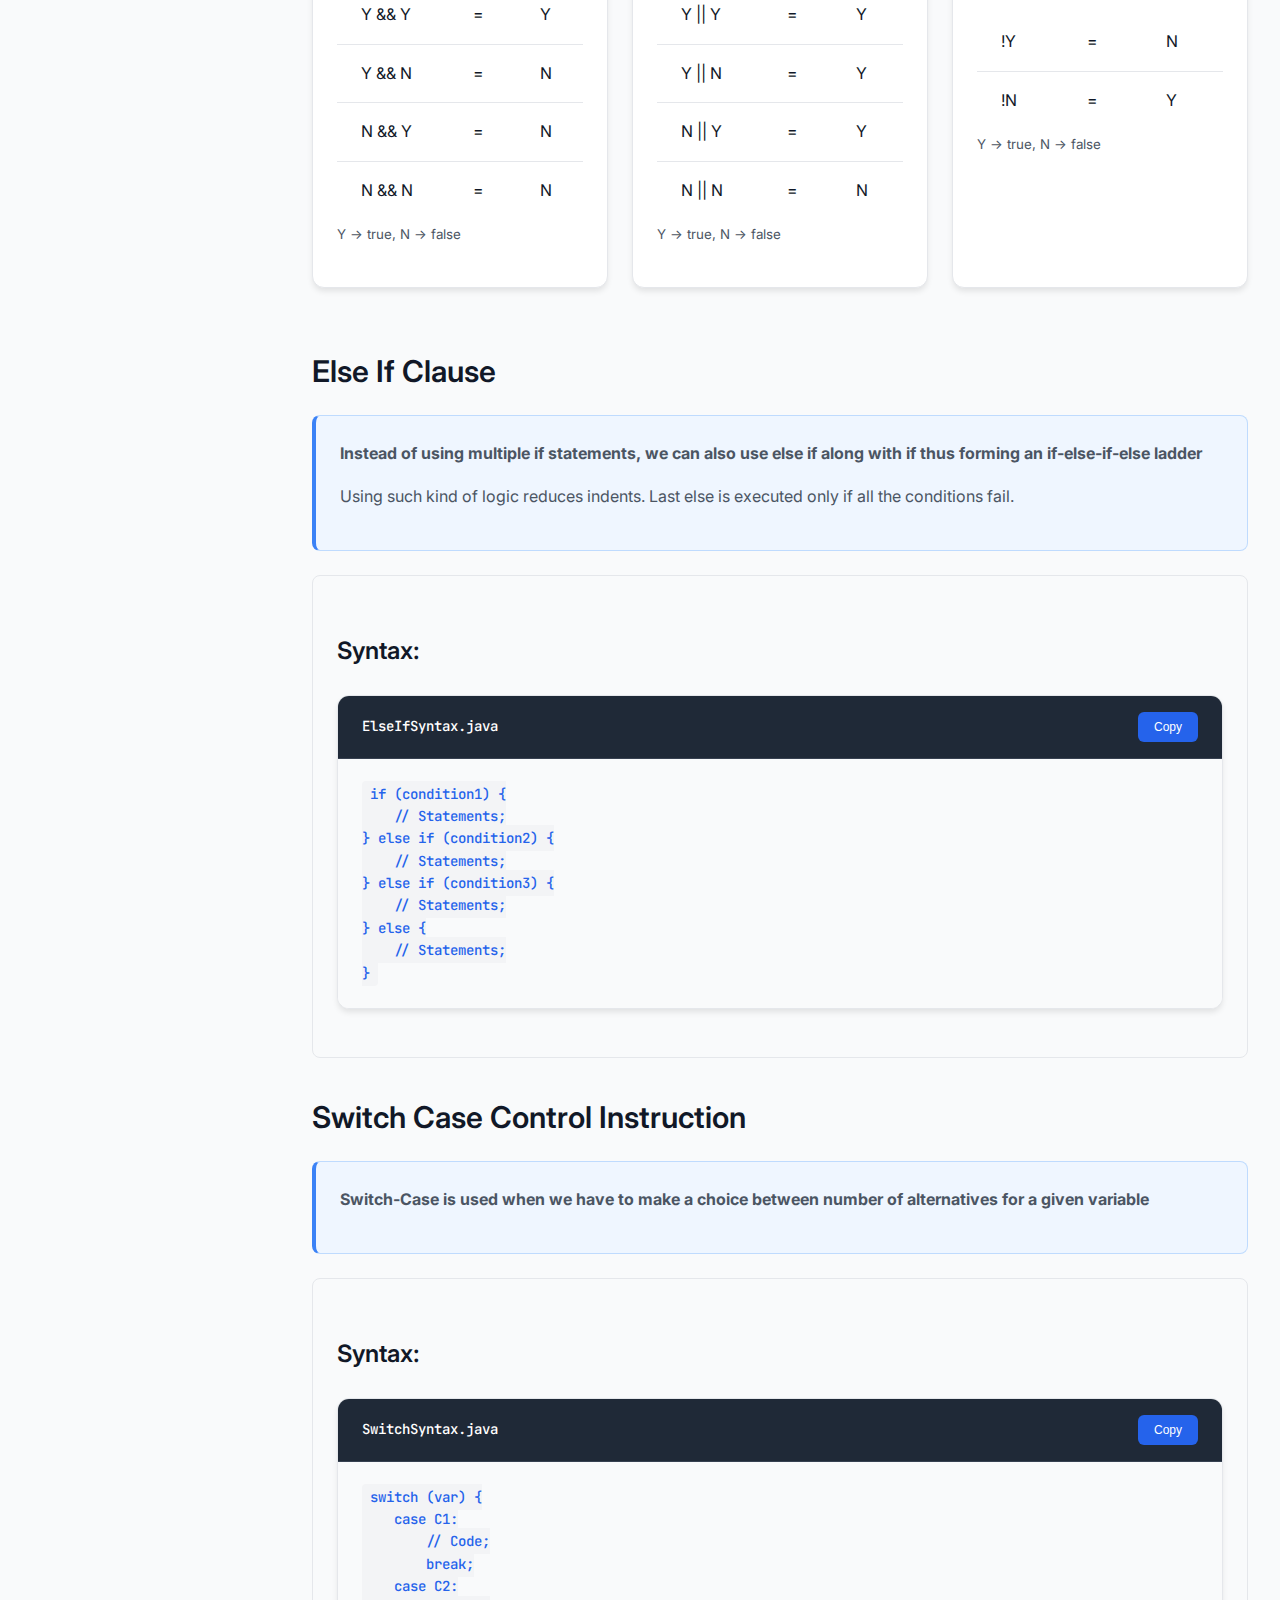
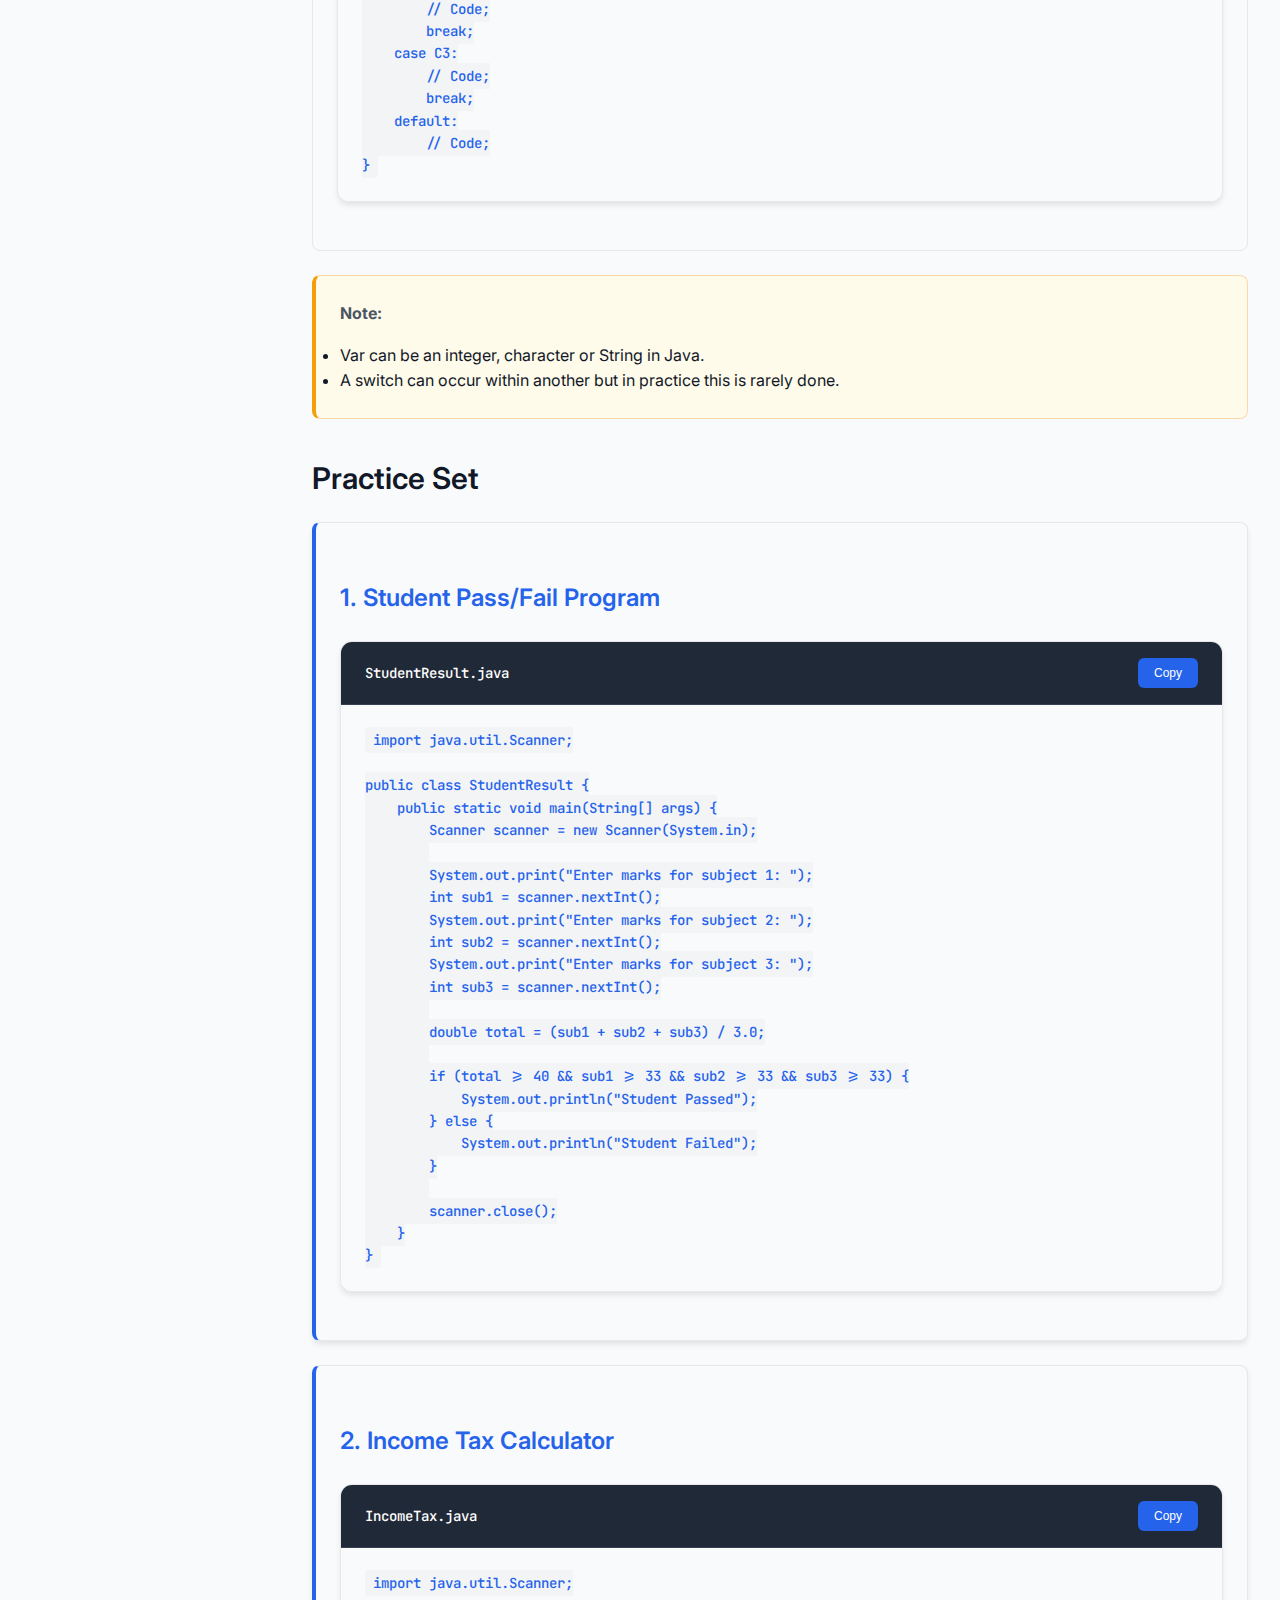
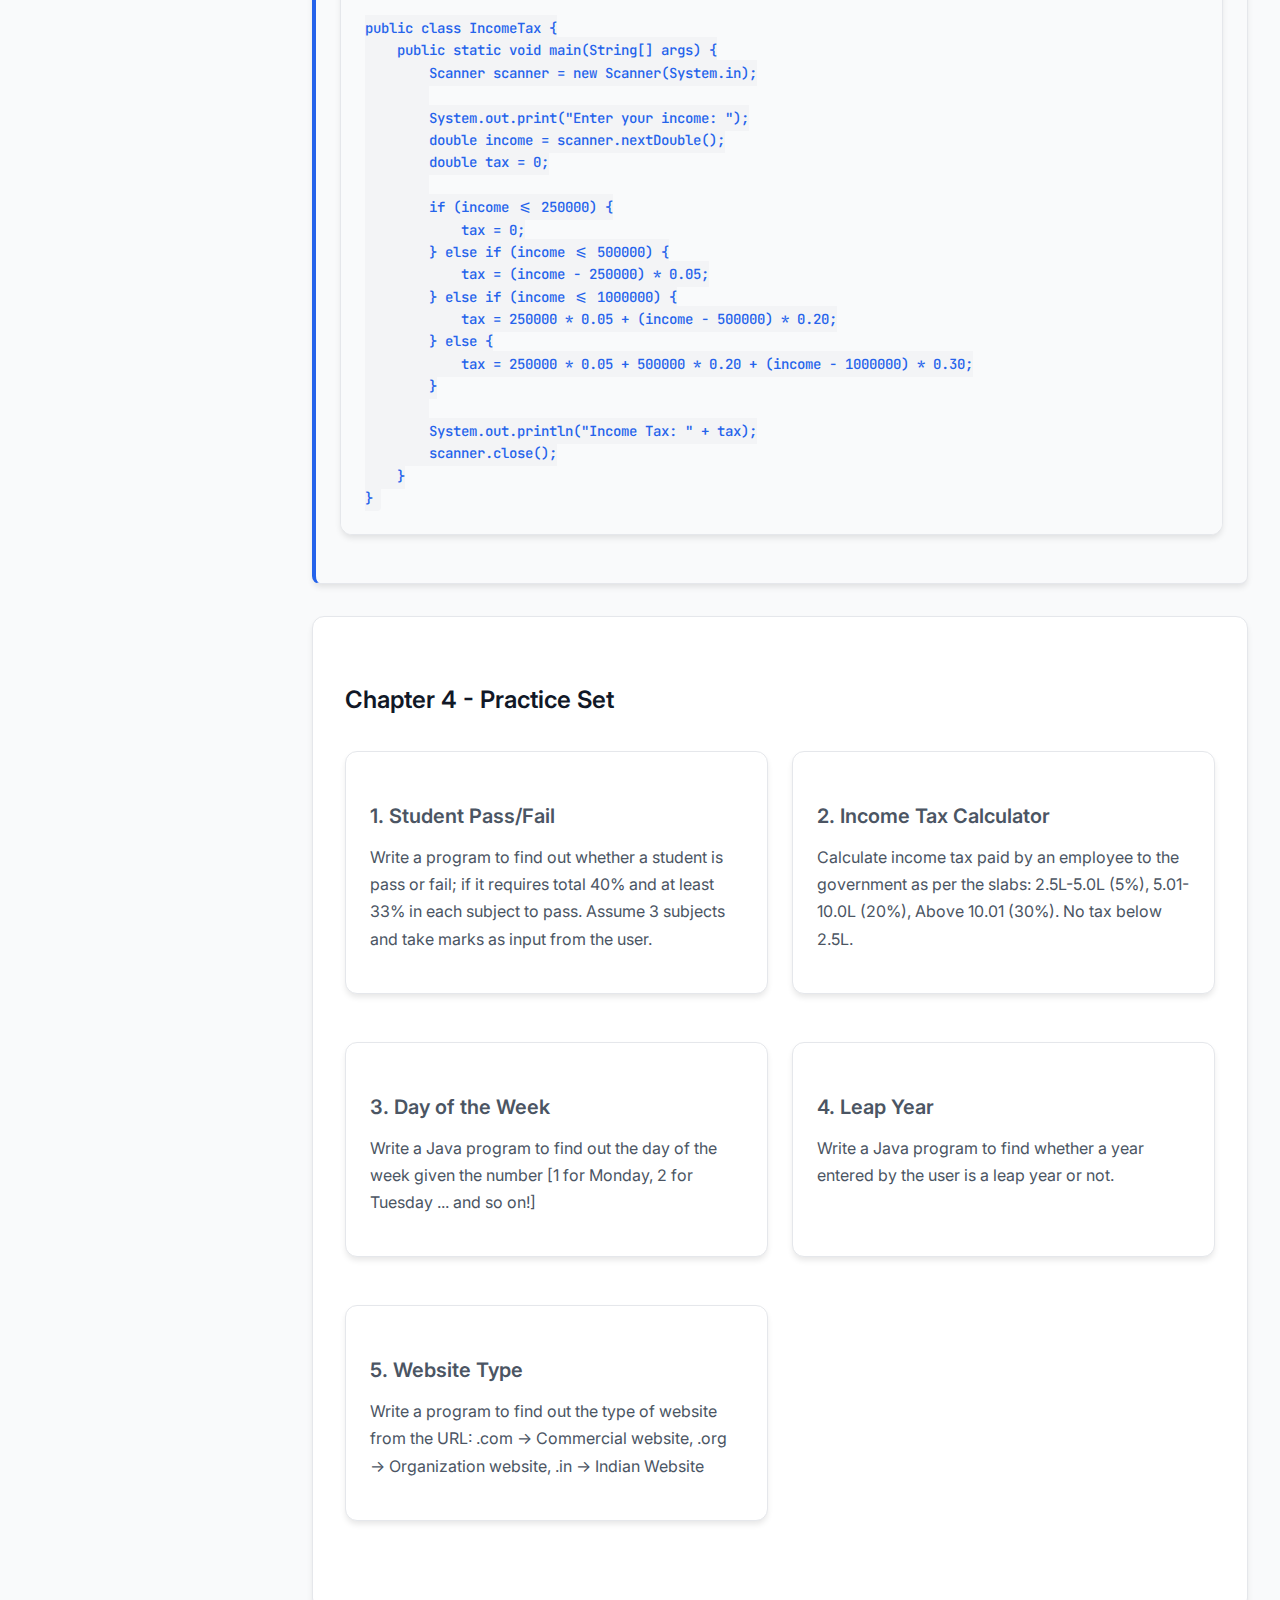
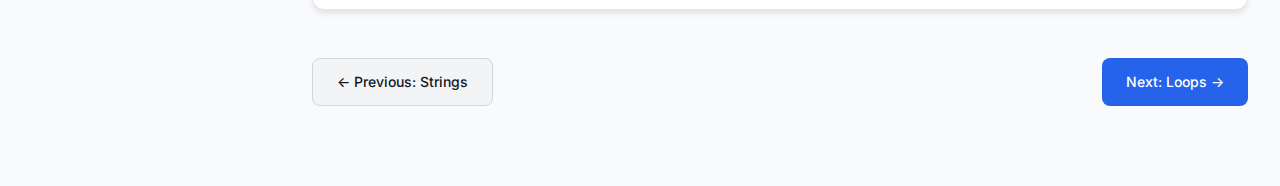
<file: chapter4.html>
<!DOCTYPE html>
<html lang="en">
<head>
    <meta charset="UTF-8">
    <meta name="viewport" content="width=device-width, initial-scale=1.0">
    <title>Chapter 4: Conditionals - Java Tutorial</title>
    <link rel="stylesheet" href="style.css">
</head>
<body>
    <nav class="topnav">
        <div class="nav-container">
          <div class="logo">Java Tutorial</div><br>
            <div class="nav-links" id="navLinks">
                <a href="index.html">Home</a>
                <a href="chapter1.html">Variables</a>
                <a href="chapter2.html">Operators</a>
                <a href="chapter3.html">Strings</a>
                <a href="chapter4.html"  class="active">Conditionals</a>
                <a href="chapter5.html">Loops</a>
                <a href="chapter6.html">Arrays</a>
                <a href="chapter7.html">Methods</a>
                <a href="chapter8.html">OOPs Intro</a>
                <a href="chapter9.html">Constructors</a>
                <a href="chapter10.html">Inheritance</a>
                <a href="chapter11.html">Abstract & Interfaces</a>
                <a href="chapter12.html">Packages</a>
                <a href="chapter13.html">Multithreading</a>
                <a href="chapter14.html">Exceptions</a>

            </div>
            <button class="hamburger" id="hamburger" aria-label="Toggle navigation menu">
                <span></span>
                <span></span>
                <span></span>
           </button>
        </div>
    </nav>

    <aside class="sidebar" id="sidebar">
        <div class="sidebar-section">
            <div class="sidebar-title">Chapter 4 Topics</div>
            <a href="#conditionals-intro" class="active">Introduction</a>
            <a href="#if-else">If-Else Statement</a>
            <a href="#relational-operators">Relational Operators</a>
            <a href="#logical-operators">Logical Operators</a>
            <a href="#else-if">Else If Clause</a>
            <a href="#switch-case">Switch Case</a>
            <a href="#practice">Practice Set</a>
        </div>
    </aside>

    <main class="main-content">
        <h1>Chapter 4: Conditionals in Java</h1>
        
        <section id="conditionals-intro">
            <h2>Introduction to Conditionals</h2>
            <div class="definition-box">
                <p>Sometimes we want to watch comedy videos on YouTube if the day is Sunday</p>
                <p>Sometimes, we order junk food if it is our friend's birthday in the hostel</p>
                <p>You might want to buy an Umbrella if it's raining and you have the money</p>
                <p>You order the meal if also or your favorite bhindi is listed on the menu.</p>
                <p><strong>All these are decisions which depends on a certain condition being met.</strong></p>
            </div>
            
            <div class="note-box">
                <p>In Java, we can execute instructions on a condition being met.</p>
            </div>
            
            <h3>Decision making Instructions in Java</h3>
            <ul class="decision-types">
                <li>If-Else Statement</li>
                <li>Switch Statement</li>
            </ul>
        </section>

        <section id="if-else">
            <h2>If-Else Statement</h2>
            <div class="definition-box">
                <p>The syntax of an If-Else statement in Java looks like that of C++ and JavaScript. Java has a similar syntax too.</p>
            </div>
            
            <div class="syntax-box">
                <h3>Syntax:</h3>
                <div class="code-container">
                    <div class="code-header">
                        <span class="file-name">IfElseSyntax.java</span>
                        <button class="copy-btn" onclick="copyCode(this)">Copy</button>
                    </div>
                    <pre><code>if (condition-to-be-checked) {
    // Statements if condition is true;
} else {
    // Statements if condition is false;
}</code></pre>
                </div>
            </div>
            
            <div class="code-container">
                <h3>Code Example:</h3>
                <div class="code-header">
                    <span class="file-name">IfElseExample.java</span>
                    <button class="copy-btn" onclick="copyCode(this)">Copy</button>
                </div>
                <pre><code>int a = 29;
if (a > 18) {
    System.out.println("You can drive");
}</code></pre>
            </div>
            
            <div class="note-box">
                <p><strong>Note:</strong> The else block is optional</p>
            </div>
        </section>

        <section id="relational-operators">
            <h2>Relational Operators in Java</h2>
            <div class="definition-box">
                <p><strong>Relational operators are used to evaluate conditions (true or false) inside the if statements.</strong></p>
            </div>
            
            <div class="table-container">
                <table>
                    <thead>
                        <tr>
                            <th>Operator</th>
                            <th>Description</th>
                            <th>Example</th>
                        </tr>
                    </thead>
                    <tbody>
                        <tr>
                            <td><code>==</code></td>
                            <td>Equals</td>
                            <td><code>a == b</code></td>
                        </tr>
                        <tr>
                            <td><code>>=</code></td>
                            <td>Greater than or equal to</td>
                            <td><code>a >= b</code></td>
                        </tr>
                        <tr>
                            <td><code>></code></td>
                            <td>Greater than</td>
                            <td><code>a > b</code></td>
                        </tr>
                        <tr>
                            <td><code><</code></td>
                            <td>Less than</td>
                            <td><code>a < b</code></td>
                        </tr>
                        <tr>
                            <td><code><=</code></td>
                            <td>Less than or equal to</td>
                            <td><code>a <= b</code></td>
                        </tr>
                        <tr>
                            <td><code>!=</code></td>
                            <td>Not equals</td>
                            <td><code>a != b</code></td>
                        </tr>
                    </tbody>
                </table>
            </div>
            
            <div class="note-box">
                <p><strong>Note:</strong> '=' is used for assignment whereas '==' is used for equality check.</p>
                <p>The condition can be either true or false.</p>
            </div>
        </section>

        <section id="logical-operators">
            <h2>Logical Operators</h2>
            <div class="definition-box">
                <p><strong>&&, || and ! are most commonly used logical operators in Java</strong></p>
                <p>These are read as:</p>
                
                    <li><strong>&&</strong> → AND</li>
                    <li><strong>||</strong> → OR</li>
                    <li><strong>!</strong> → NOT</li>
                
                <p>Used to provide logic to our Java programs</p>
            </div>
            
            <div class="logical-operators-details grid grid-3">
                <div class="operator-detail card">
                    <h3>AND Operator (&&)</h3>
                    <p>Evaluates to true if both the conditions are true</p>
                    <div class="truth-table">
                        <table>
                            <tr><td>Y && Y</td><td>=</td><td>Y</td></tr>
                            <tr><td>Y && N</td><td>=</td><td>N</td></tr>
                            <tr><td>N && Y</td><td>=</td><td>N</td></tr>
                            <tr><td>N && N</td><td>=</td><td>N</td></tr>
                        </table>
                        <p><small>Y → true, N → false</small></p>
                    </div>
                </div>
                
                <div class="operator-detail card">
                    <h3>OR Operator (||)</h3>
                    <p>Evaluates to true when at least one of the conditions is true</p>
                    <div class="truth-table">
                        <table>
                            <tr><td>Y || Y</td><td>=</td><td>Y</td></tr>
                            <tr><td>Y || N</td><td>=</td><td>Y</td></tr>
                            <tr><td>N || Y</td><td>=</td><td>Y</td></tr>
                            <tr><td>N || N</td><td>=</td><td>N</td></tr>
                        </table>
                        <p><small>Y → true, N → false</small></p>
                    </div>
                </div>
                
                <div class="operator-detail card">
                    <h3>NOT Operator (!)</h3>
                    <p>Negates the given logic (true becomes false and false becomes true)</p>
                    <div class="truth-table">
                        <table>
                            <tr><td>!Y</td><td>=</td><td>N</td></tr>
                            <tr><td>!N</td><td>=</td><td>Y</td></tr>
                        </table>
                        <p><small>Y → true, N → false</small></p>
                    </div>
                </div>
            </div>
        </section>

        <section id="else-if">
            <h2>Else If Clause</h2>
            <div class="definition-box">
                <p><strong>Instead of using multiple if statements, we can also use else if along with if thus forming an if-else-if-else ladder</strong></p>
                <p>Using such kind of logic reduces indents. Last else is executed only if all the conditions fail.</p>
            </div>
            
            <div class="syntax-box">
                <h3>Syntax:</h3>
                <div class="code-container">
                    <div class="code-header">
                        <span class="file-name">ElseIfSyntax.java</span>
                        <button class="copy-btn" onclick="copyCode(this)">Copy</button>
                    </div>
                    <pre><code>if (condition1) {
    // Statements;
} else if (condition2) {
    // Statements;
} else if (condition3) {
    // Statements;
} else {
    // Statements;
}</code></pre>
                </div>
            </div>
        </section>

        <section id="switch-case">
            <h2>Switch Case Control Instruction</h2>
            <div class="definition-box">
                <p><strong>Switch-Case is used when we have to make a choice between number of alternatives for a given variable</strong></p>
            </div>
            
            <div class="syntax-box">
                <h3>Syntax:</h3>
                <div class="code-container">
                    <div class="code-header">
                        <span class="file-name">SwitchSyntax.java</span>
                        <button class="copy-btn" onclick="copyCode(this)">Copy</button>
                    </div>
                    <pre><code>switch (var) {
    case C1:
        // Code;
        break;
    case C2:
        // Code;
        break;
    case C3:
        // Code;
        break;
    default:
        // Code;
}</code></pre>
                </div>
            </div>
            
            <div class="note-box">
                <p><strong>Note:</strong></p>
               
                    <li>Var can be an integer, character or String in Java.</li>
                    <li>A switch can occur within another but in practice this is rarely done.</li>
                
            </div>
        </section>

        <section id="practice">
            <h2>Practice Set</h2>
            <div class="practice-exercises">
                <div class="exercise card">
                    <h3>1. Student Pass/Fail Program</h3>
                    <div class="code-container">
                        <div class="code-header">
                            <span class="file-name">StudentResult.java</span>
                            <button class="copy-btn" onclick="copyCode(this)">Copy</button>
                        </div>
                        <pre><code>import java.util.Scanner;

public class StudentResult {
    public static void main(String[] args) {
        Scanner scanner = new Scanner(System.in);
        
        System.out.print("Enter marks for subject 1: ");
        int sub1 = scanner.nextInt();
        System.out.print("Enter marks for subject 2: ");
        int sub2 = scanner.nextInt();
        System.out.print("Enter marks for subject 3: ");
        int sub3 = scanner.nextInt();
        
        double total = (sub1 + sub2 + sub3) / 3.0;
        
        if (total >= 40 && sub1 >= 33 && sub2 >= 33 && sub3 >= 33) {
            System.out.println("Student Passed");
        } else {
            System.out.println("Student Failed");
        }
        
        scanner.close();
    }
}</code></pre>
                    </div>
                </div>
                
                <div class="exercise card">
                    <h3>2. Income Tax Calculator</h3>
                    <div class="code-container">
                        <div class="code-header">
                            <span class="file-name">IncomeTax.java</span>
                            <button class="copy-btn" onclick="copyCode(this)">Copy</button>
                        </div>
                        <pre><code>import java.util.Scanner;

public class IncomeTax {
    public static void main(String[] args) {
        Scanner scanner = new Scanner(System.in);
        
        System.out.print("Enter your income: ");
        double income = scanner.nextDouble();
        double tax = 0;
        
        if (income <= 250000) {
            tax = 0;
        } else if (income <= 500000) {
            tax = (income - 250000) * 0.05;
        } else if (income <= 1000000) {
            tax = 250000 * 0.05 + (income - 500000) * 0.20;
        } else {
            tax = 250000 * 0.05 + 500000 * 0.20 + (income - 1000000) * 0.30;
        }
        
        System.out.println("Income Tax: " + tax);
        scanner.close();
    }
}</code></pre>
                    </div>
                </div>
            </div>
            
            <div class="practice-set">
                <h3>Chapter 4 - Practice Set</h3>
                <div class="practice-problems grid grid-2">
                    <div class="problem-item card">
                        <h4>1. Student Pass/Fail</h4>
                        <p>Write a program to find out whether a student is pass or fail; if it requires total 40% and at least 33% in each subject to pass. Assume 3 subjects and take marks as input from the user.</p>
                    </div>
                    
                    <div class="problem-item card">
                        <h4>2. Income Tax Calculator</h4>
                        <p>Calculate income tax paid by an employee to the government as per the slabs: 2.5L-5.0L (5%), 5.01-10.0L (20%), Above 10.01 (30%). No tax below 2.5L.</p>
                    </div>
                    
                    <div class="problem-item card">
                        <h4>3. Day of the Week</h4>
                        <p>Write a Java program to find out the day of the week given the number [1 for Monday, 2 for Tuesday ... and so on!]</p>
                    </div>
                    
                    <div class="problem-item card">
                        <h4>4. Leap Year</h4>
                        <p>Write a Java program to find whether a year entered by the user is a leap year or not.</p>
                    </div>
                    
                    <div class="problem-item card">
                        <h4>5. Website Type</h4>
                        <p>Write a program to find out the type of website from the URL: .com → Commercial website, .org → Organization website, .in → Indian Website</p>
                    </div>
                </div>
            </div>
        </section>

        <div class="chapter-nav">
            <a href="chapter3.html" class="btn btn-secondary">← Previous: Strings</a>
            <a href="chapter5.html" class="btn btn-primary">Next: Loops →</a>
        </div>
    </main>

   
    <script src="script.js"></script>
</body>
</html>
</file>
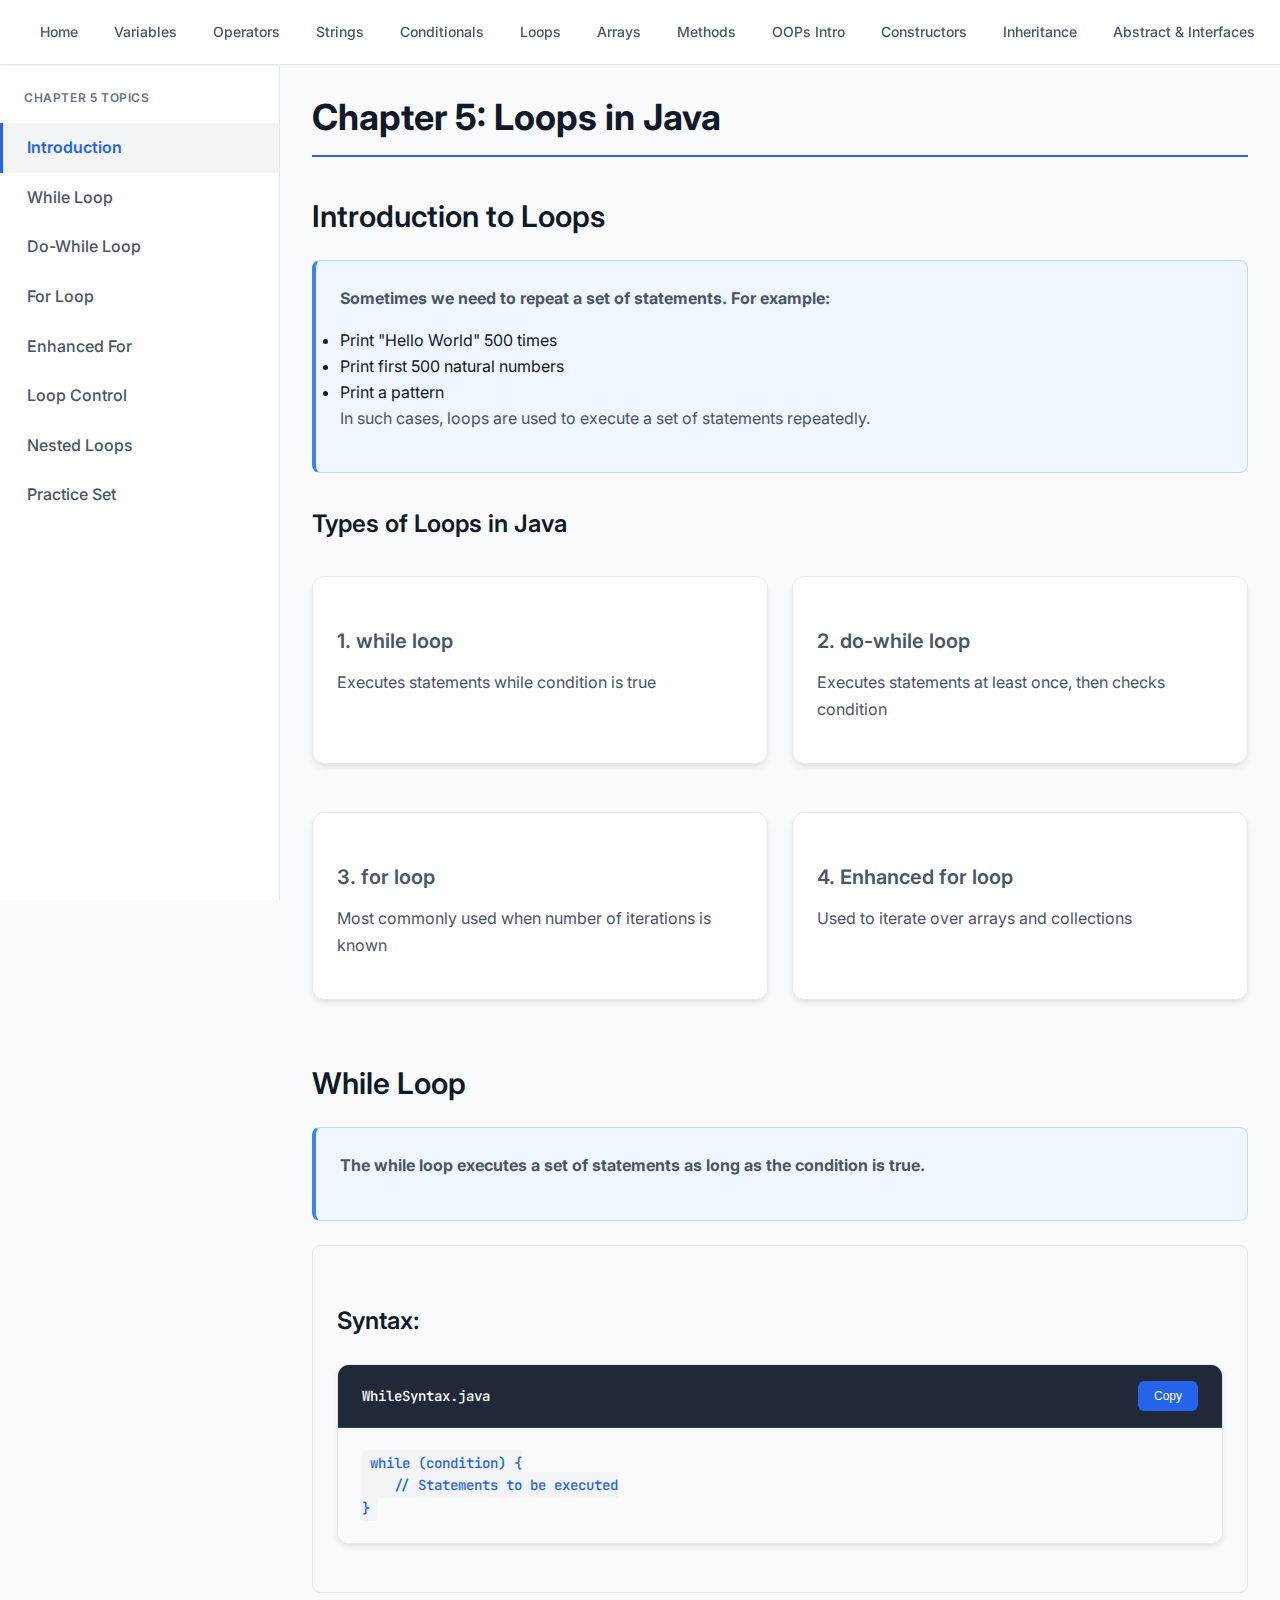
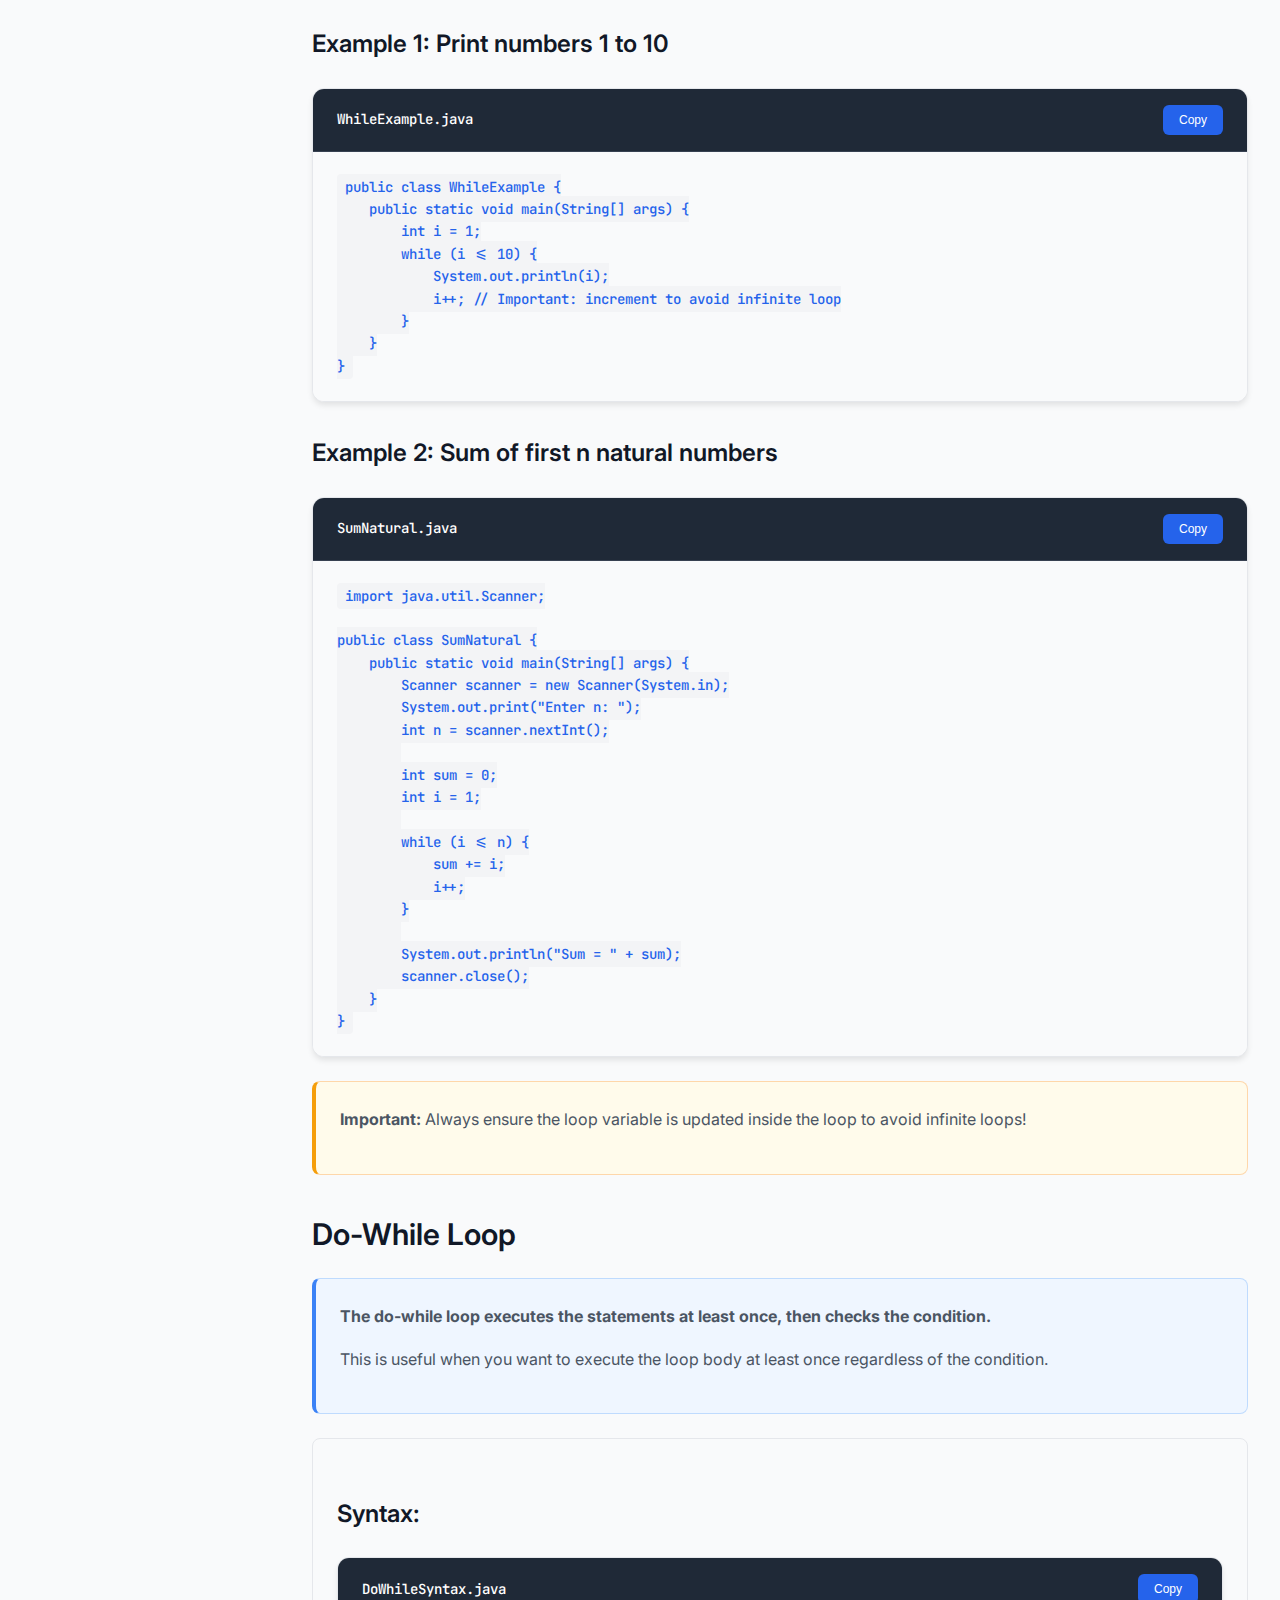
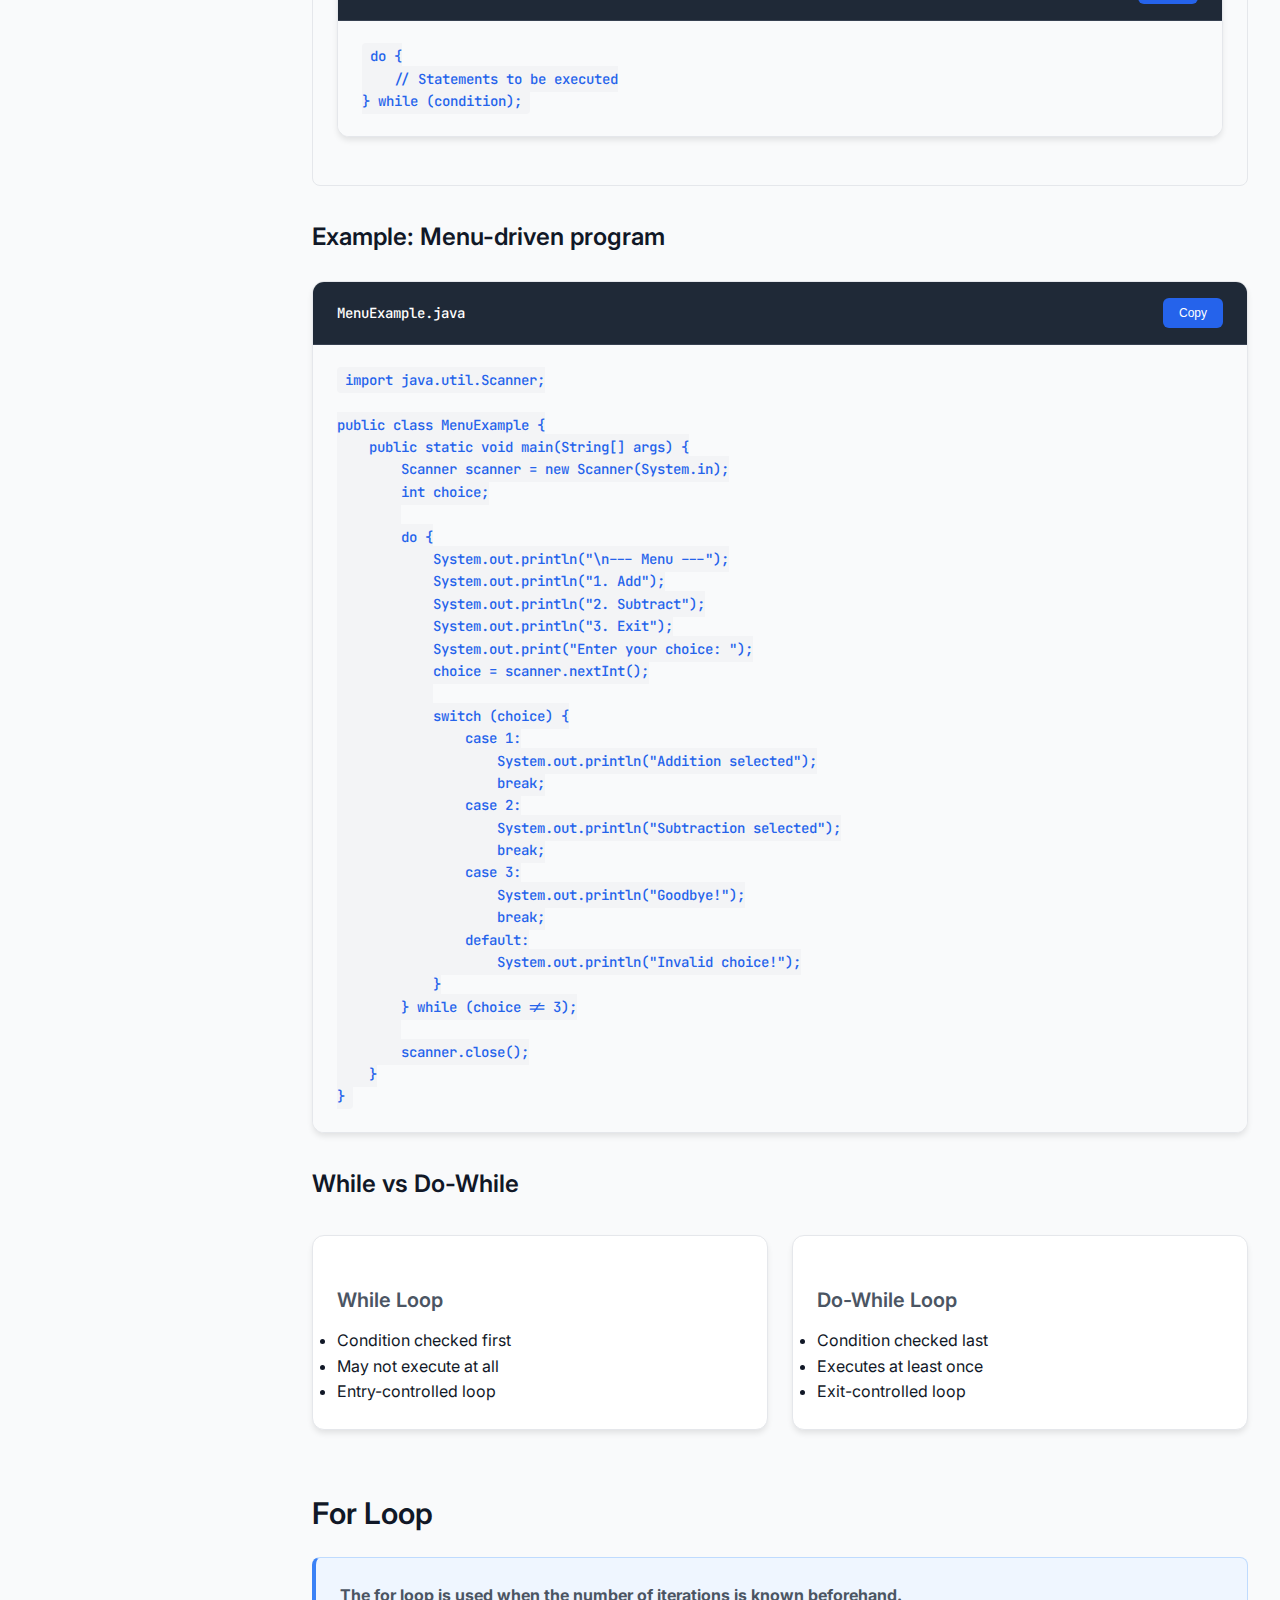
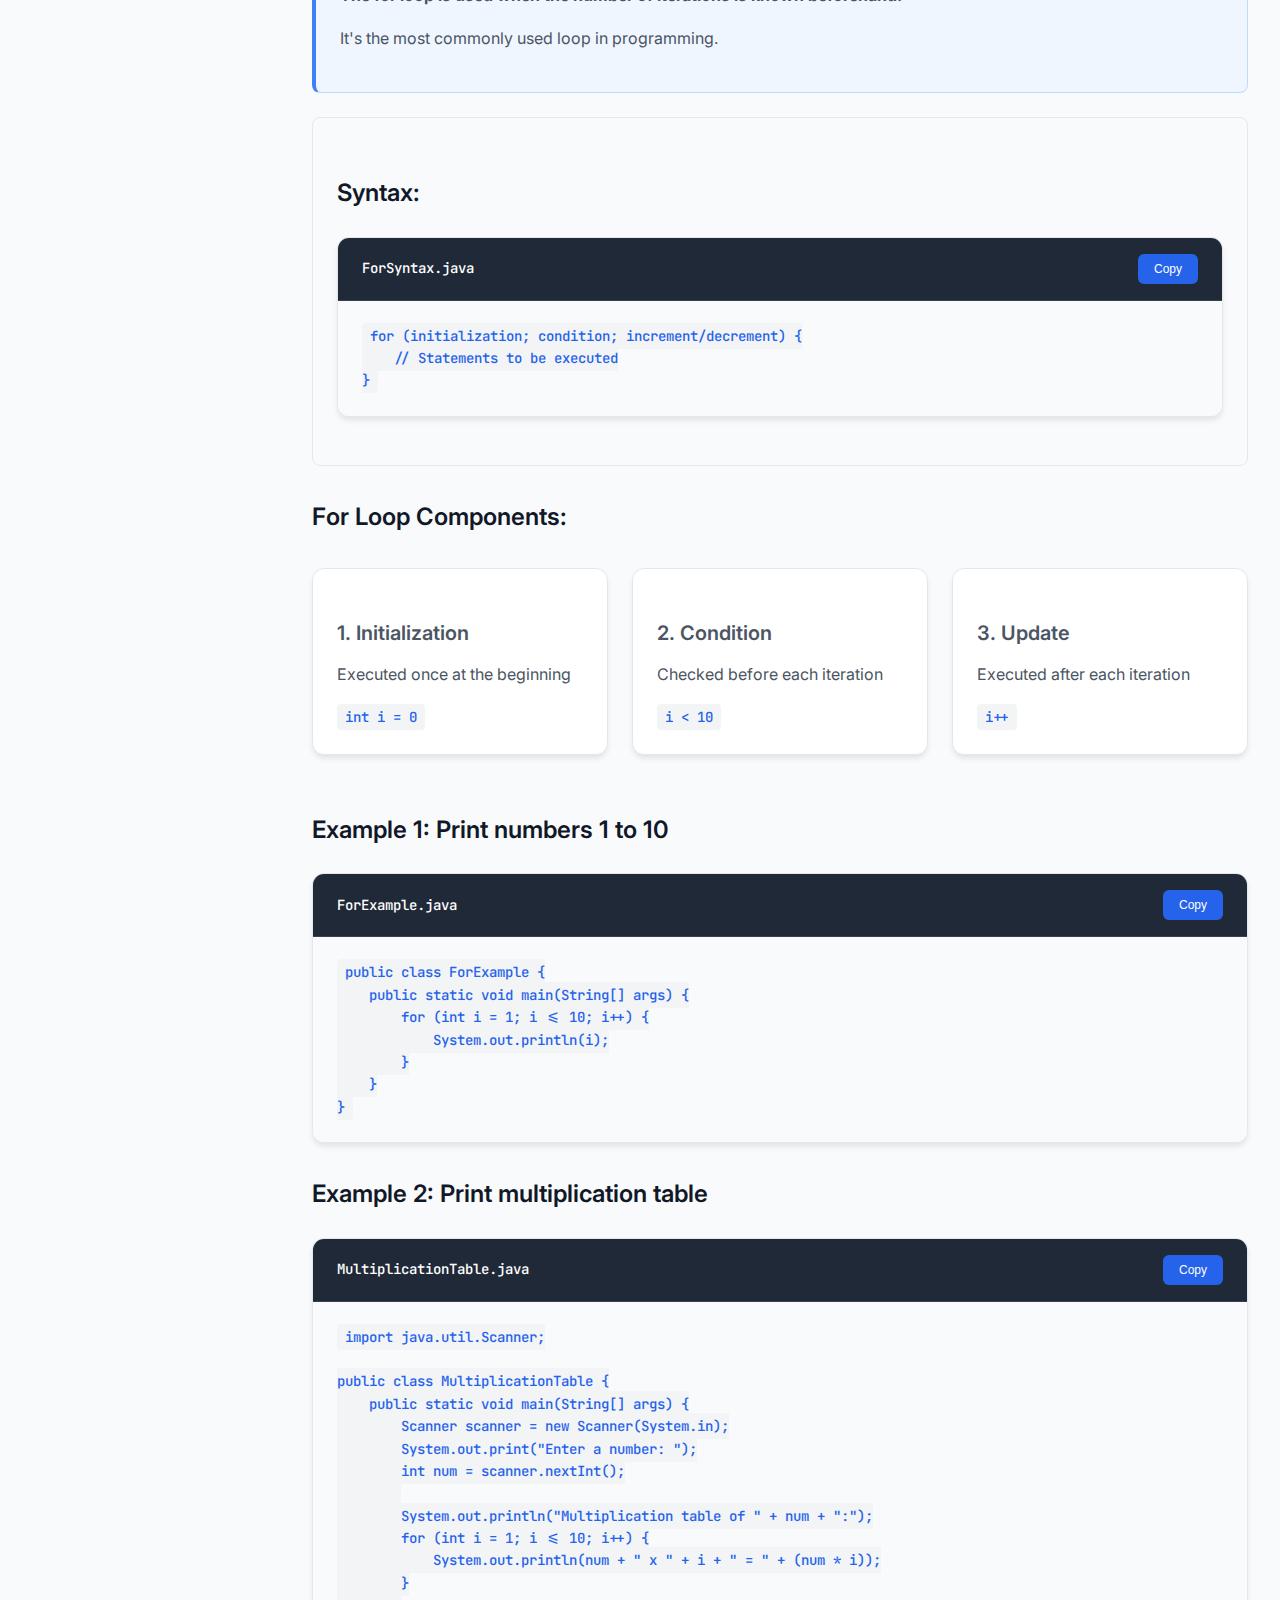
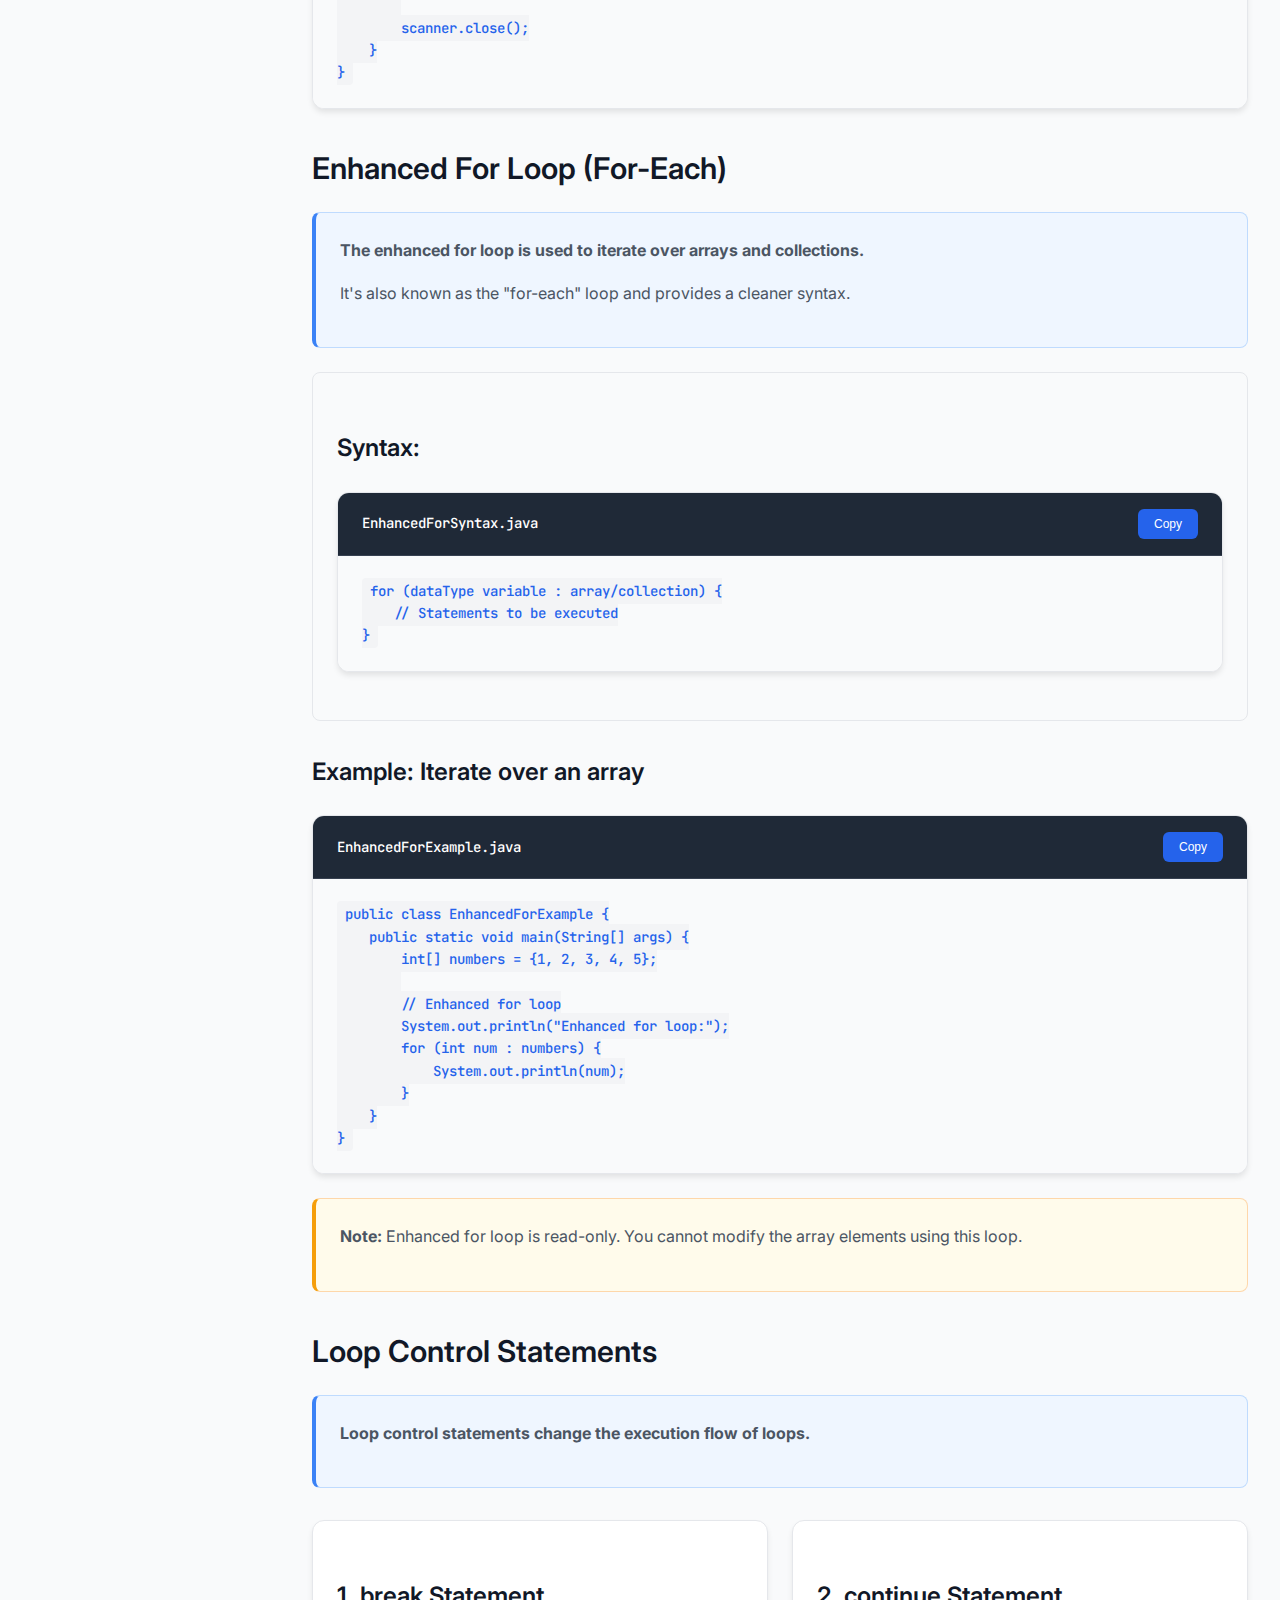
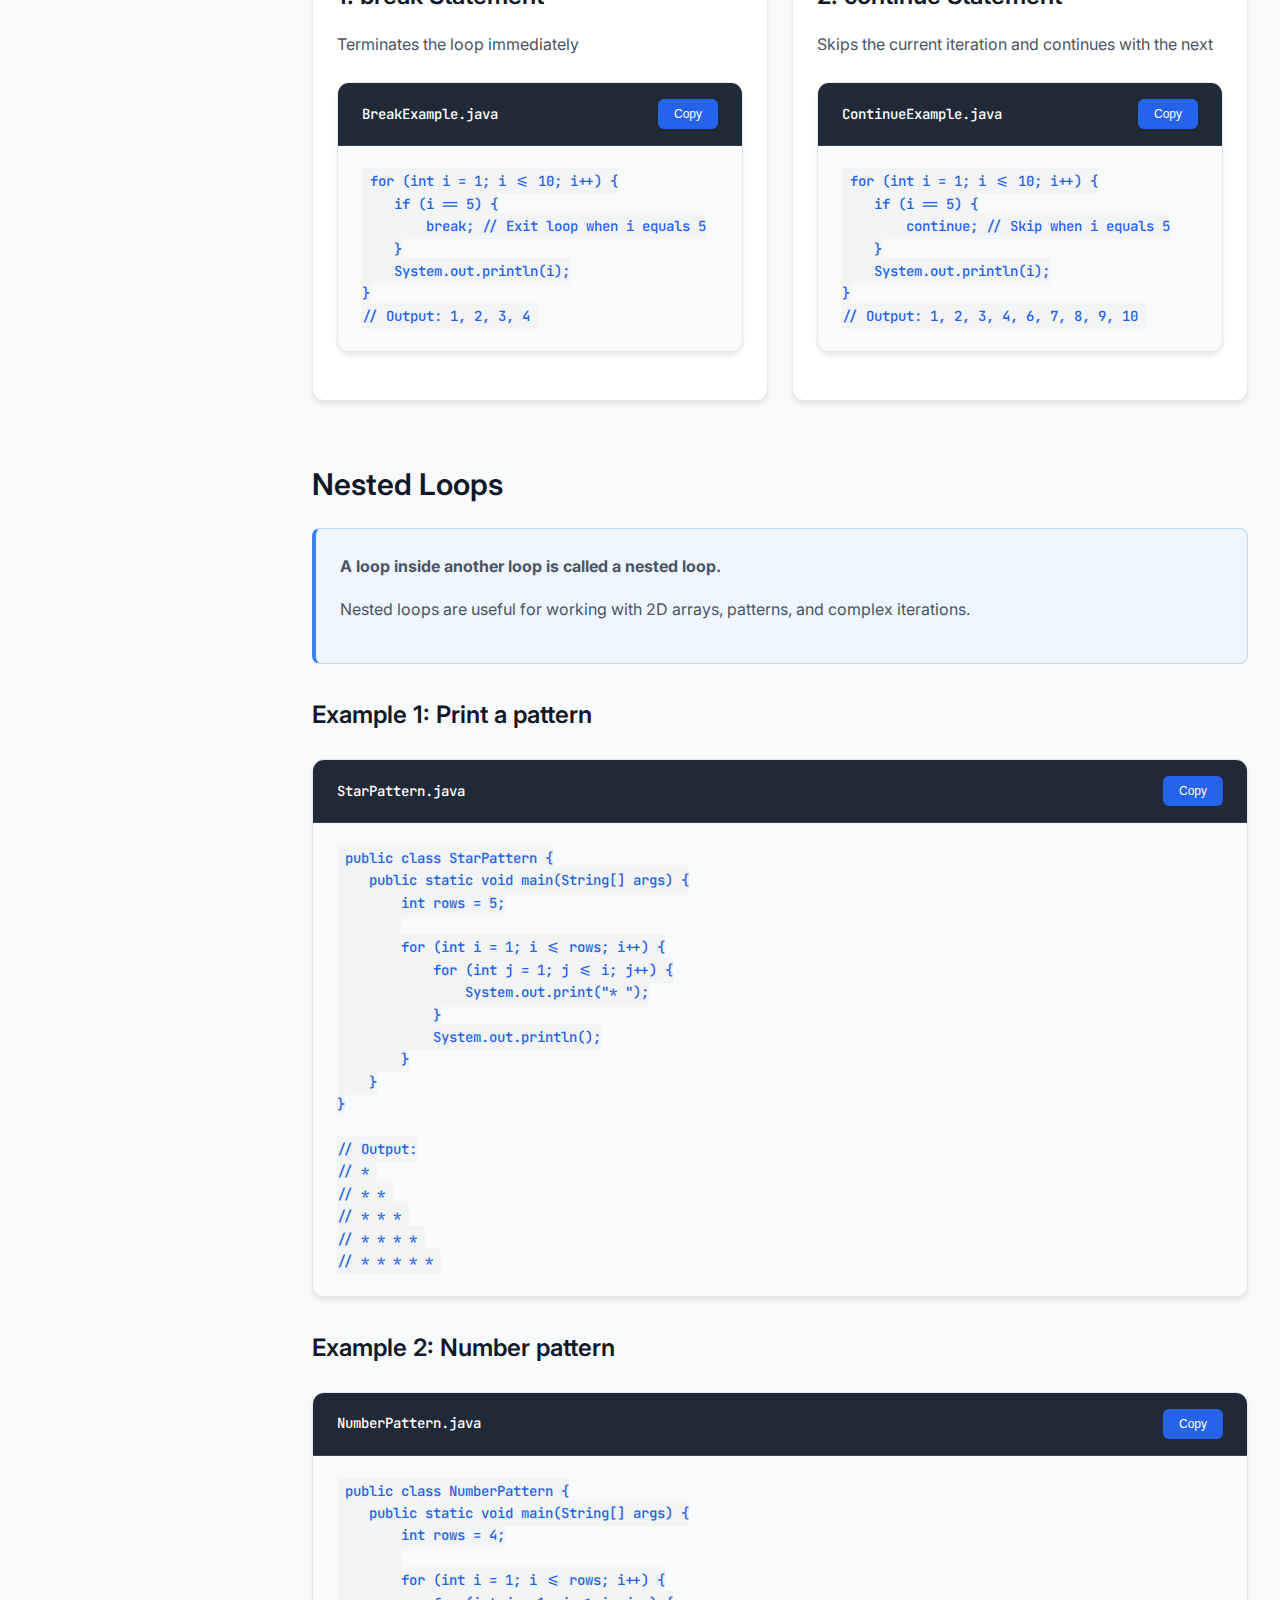
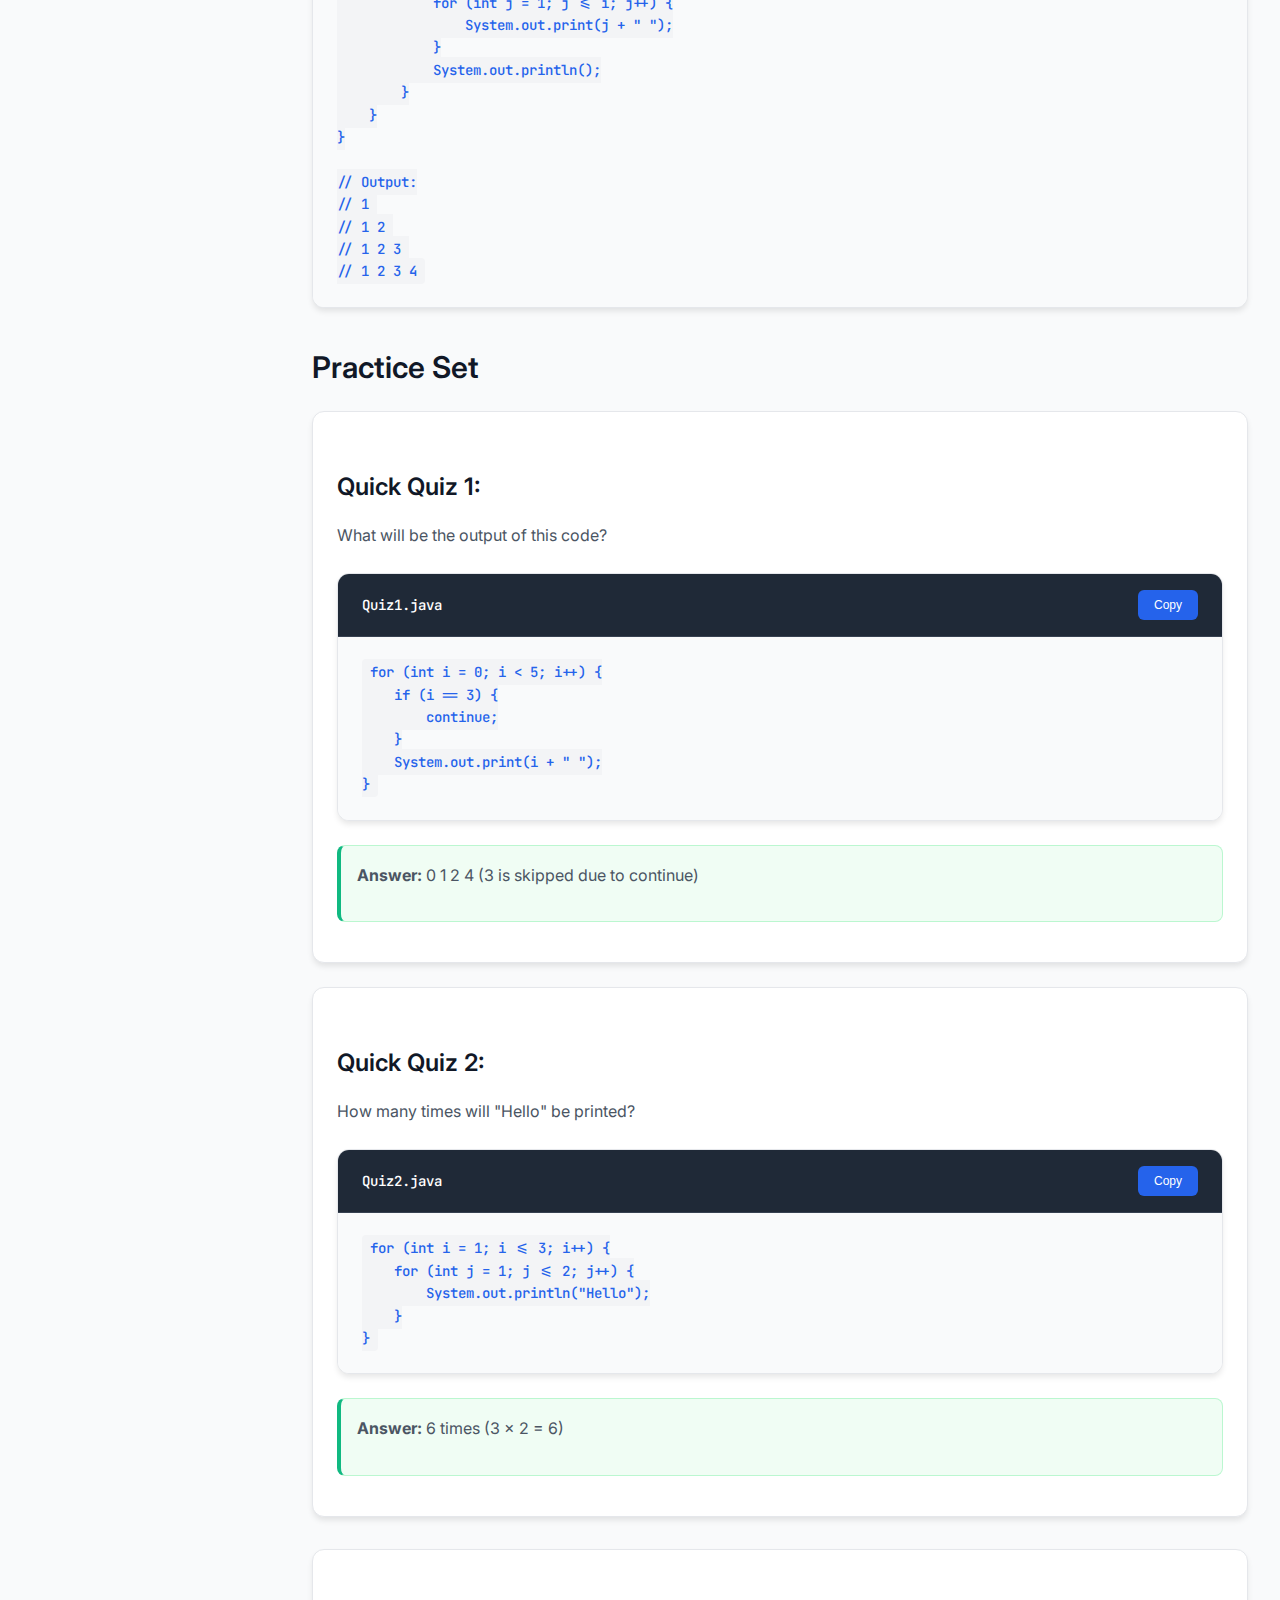
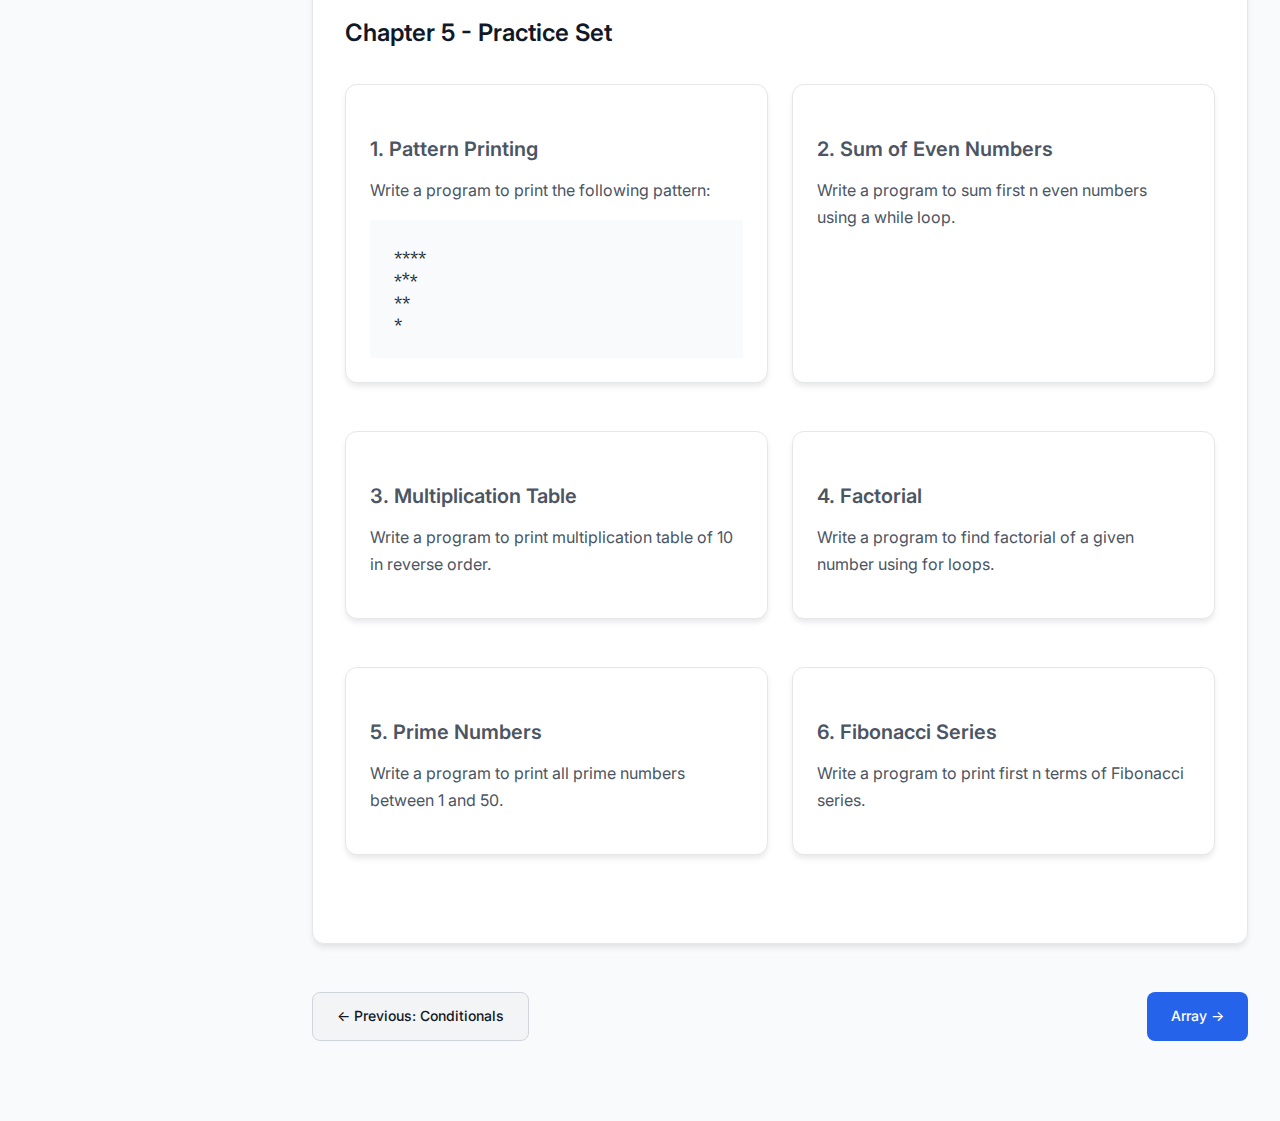
<file: chapter5.html>
<!DOCTYPE html>
<html lang="en">
<head>
    <meta charset="UTF-8">
    <meta name="viewport" content="width=device-width, initial-scale=1.0">
    <title>Chapter 5: Loops - Java Tutorial</title>
    <link rel="stylesheet" href="style.css">
</head>
<body>
    <nav class="topnav">
        <div class="nav-container">
            <div class="logo">Java Tutorial</div><br>
            <div class="nav-links" id="navLinks">
               <a href="index.html">Home</a>
                <a href="chapter1.html">Variables</a>
                <a href="chapter2.html">Operators</a>
                <a href="chapter3.html">Strings</a>
                <a href="chapter4.html">Conditionals</a>
                <a href="chapter5.html"  class="active">Loops</a>
                <a href="chapter6.html">Arrays</a>
                <a href="chapter7.html">Methods</a>
                <a href="chapter8.html">OOPs Intro</a>
                <a href="chapter9.html">Constructors</a>
                <a href="chapter10.html">Inheritance</a>
                <a href="chapter11.html">Abstract & Interfaces</a>
                <a href="chapter12.html">Packages</a>
                <a href="chapter13.html">Multithreading</a>
                <a href="chapter14.html">Exceptions</a>

            </div>
            <button class="hamburger" id="hamburger" aria-label="Toggle navigation menu">
                <span></span>
                <span></span>
                <span></span>
       </button>
        </div>
    </nav>

    <aside class="sidebar" id="sidebar">
        <div class="sidebar-section">
            <div class="sidebar-title">Chapter 5 Topics</div>
            <a href="#loops-intro" class="active">Introduction</a>
            <a href="#while-loop">While Loop</a>
            <a href="#do-while-loop">Do-While Loop</a>
            <a href="#for-loop">For Loop</a>
            <a href="#enhanced-for">Enhanced For</a>
            <a href="#loop-control">Loop Control</a>
            <a href="#nested-loops">Nested Loops</a>
            <a href="#practice">Practice Set</a>
        </div>
    </aside>

    <main class="main-content">
        <h1>Chapter 5: Loops in Java</h1>
        
        <section id="loops-intro">
            <h2>Introduction to Loops</h2>
            <div class="definition-box">
                <p><strong>Sometimes we need to repeat a set of statements. For example:</strong></p>
               
                    <li>Print "Hello World" 500 times</li>
                    <li>Print first 500 natural numbers</li>
                    <li>Print a pattern</li>
                
                <p>In such cases, loops are used to execute a set of statements repeatedly.</p>
            </div>
            
            <h3>Types of Loops in Java</h3>
            <div class="loop-types grid grid-2">
                <div class="loop-type-card card">
                    <h4>1. while loop</h4>
                    <p>Executes statements while condition is true</p>
                </div>
                <div class="loop-type-card card">
                    <h4>2. do-while loop</h4>
                    <p>Executes statements at least once, then checks condition</p>
                </div>
                <div class="loop-type-card card">
                    <h4>3. for loop</h4>
                    <p>Most commonly used when number of iterations is known</p>
                </div>
                <div class="loop-type-card card">
                    <h4>4. Enhanced for loop</h4>
                    <p>Used to iterate over arrays and collections</p>
                </div>
            </div>
        </section>

        <section id="while-loop">
            <h2>While Loop</h2>
            <div class="definition-box">
                <p><strong>The while loop executes a set of statements as long as the condition is true.</strong></p>
            </div>
            
            <div class="syntax-box">
                <h3>Syntax:</h3>
                <div class="code-container">
                    <div class="code-header">
                        <span class="file-name">WhileSyntax.java</span>
                        <button class="copy-btn" onclick="copyCode(this)">Copy</button>
                    </div>
                    <pre><code>while (condition) {
    // Statements to be executed
}</code></pre>
                </div>
            </div>
            
            <div class="example-section">
                <h3>Example 1: Print numbers 1 to 10</h3>
                <div class="code-container">
                    <div class="code-header">
                        <span class="file-name">WhileExample.java</span>
                        <button class="copy-btn" onclick="copyCode(this)">Copy</button>
                    </div>
                    <pre><code>public class WhileExample {
    public static void main(String[] args) {
        int i = 1;
        while (i <= 10) {
            System.out.println(i);
            i++; // Important: increment to avoid infinite loop
        }
    }
}</code></pre>
                </div>
            </div>
            
            <div class="example-section">
                <h3>Example 2: Sum of first n natural numbers</h3>
                <div class="code-container">
                    <div class="code-header">
                        <span class="file-name">SumNatural.java</span>
                        <button class="copy-btn" onclick="copyCode(this)">Copy</button>
                    </div>
                    <pre><code>import java.util.Scanner;

public class SumNatural {
    public static void main(String[] args) {
        Scanner scanner = new Scanner(System.in);
        System.out.print("Enter n: ");
        int n = scanner.nextInt();
        
        int sum = 0;
        int i = 1;
        
        while (i <= n) {
            sum += i;
            i++;
        }
        
        System.out.println("Sum = " + sum);
        scanner.close();
    }
}</code></pre>
                </div>
            </div>
            
            <div class="note-box">
                <p><strong>Important:</strong> Always ensure the loop variable is updated inside the loop to avoid infinite loops!</p>
            </div>
        </section>

        <section id="do-while-loop">
            <h2>Do-While Loop</h2>
            <div class="definition-box">
                <p><strong>The do-while loop executes the statements at least once, then checks the condition.</strong></p>
                <p>This is useful when you want to execute the loop body at least once regardless of the condition.</p>
            </div>
            
            <div class="syntax-box">
                <h3>Syntax:</h3>
                <div class="code-container">
                    <div class="code-header">
                        <span class="file-name">DoWhileSyntax.java</span>
                        <button class="copy-btn" onclick="copyCode(this)">Copy</button>
                    </div>
                    <pre><code>do {
    // Statements to be executed
} while (condition);</code></pre>
                </div>
            </div>
            
            <div class="example-section">
                <h3>Example: Menu-driven program</h3>
                <div class="code-container">
                    <div class="code-header">
                        <span class="file-name">MenuExample.java</span>
                        <button class="copy-btn" onclick="copyCode(this)">Copy</button>
                    </div>
                    <pre><code>import java.util.Scanner;

public class MenuExample {
    public static void main(String[] args) {
        Scanner scanner = new Scanner(System.in);
        int choice;
        
        do {
            System.out.println("\n--- Menu ---");
            System.out.println("1. Add");
            System.out.println("2. Subtract");
            System.out.println("3. Exit");
            System.out.print("Enter your choice: ");
            choice = scanner.nextInt();
            
            switch (choice) {
                case 1:
                    System.out.println("Addition selected");
                    break;
                case 2:
                    System.out.println("Subtraction selected");
                    break;
                case 3:
                    System.out.println("Goodbye!");
                    break;
                default:
                    System.out.println("Invalid choice!");
            }
        } while (choice != 3);
        
        scanner.close();
    }
}</code></pre>
                </div>
            </div>
            
            <div class="comparison-box">
                <h3>While vs Do-While</h3>
                <div class="comparison-grid grid grid-2">
                    <div class="comparison-item card">
                        <h4>While Loop</h4>
                        
                            <li>Condition checked first</li>
                            <li>May not execute at all</li>
                            <li>Entry-controlled loop</li>
                       
                    </div>
                    <div class="comparison-item card">
                        <h4>Do-While Loop</h4>
                       
                            <li>Condition checked last</li>
                            <li>Executes at least once</li>
                            <li>Exit-controlled loop</li>
                       
                    </div>
                </div>
            </div>
        </section>

        <section id="for-loop">
            <h2>For Loop</h2>
            <div class="definition-box">
                <p><strong>The for loop is used when the number of iterations is known beforehand.</strong></p>
                <p>It's the most commonly used loop in programming.</p>
            </div>
            
            <div class="syntax-box">
                <h3>Syntax:</h3>
                <div class="code-container">
                    <div class="code-header">
                        <span class="file-name">ForSyntax.java</span>
                        <button class="copy-btn" onclick="copyCode(this)">Copy</button>
                    </div>
                    <pre><code>for (initialization; condition; increment/decrement) {
    // Statements to be executed
}</code></pre>
                </div>
            </div>
            
            <div class="for-loop-breakdown">
                <h3>For Loop Components:</h3>
                <div class="component-grid grid grid-3">
                    <div class="component card">
                        <h4>1. Initialization</h4>
                        <p>Executed once at the beginning</p>
                        <code>int i = 0</code>
                    </div>
                    <div class="component card">
                        <h4>2. Condition</h4>
                        <p>Checked before each iteration</p>
                        <code>i < 10</code>
                    </div>
                    <div class="component card">
                        <h4>3. Update</h4>
                        <p>Executed after each iteration</p>
                        <code>i++</code>
                    </div>
                </div>
            </div>
            
            <div class="example-section">
                <h3>Example 1: Print numbers 1 to 10</h3>
                <div class="code-container">
                    <div class="code-header">
                        <span class="file-name">ForExample.java</span>
                        <button class="copy-btn" onclick="copyCode(this)">Copy</button>
                    </div>
                    <pre><code>public class ForExample {
    public static void main(String[] args) {
        for (int i = 1; i <= 10; i++) {
            System.out.println(i);
        }
    }
}</code></pre>
                </div>
            </div>
            
            <div class="example-section">
                <h3>Example 2: Print multiplication table</h3>
                <div class="code-container">
                    <div class="code-header">
                        <span class="file-name">MultiplicationTable.java</span>
                        <button class="copy-btn" onclick="copyCode(this)">Copy</button>
                    </div>
                    <pre><code>import java.util.Scanner;

public class MultiplicationTable {
    public static void main(String[] args) {
        Scanner scanner = new Scanner(System.in);
        System.out.print("Enter a number: ");
        int num = scanner.nextInt();
        
        System.out.println("Multiplication table of " + num + ":");
        for (int i = 1; i <= 10; i++) {
            System.out.println(num + " x " + i + " = " + (num * i));
        }
        
        scanner.close();
    }
}</code></pre>
                </div>
            </div>
        </section>

        <section id="enhanced-for">
            <h2>Enhanced For Loop (For-Each)</h2>
            <div class="definition-box">
                <p><strong>The enhanced for loop is used to iterate over arrays and collections.</strong></p>
                <p>It's also known as the "for-each" loop and provides a cleaner syntax.</p>
            </div>
            
            <div class="syntax-box">
                <h3>Syntax:</h3>
                <div class="code-container">
                    <div class="code-header">
                        <span class="file-name">EnhancedForSyntax.java</span>
                        <button class="copy-btn" onclick="copyCode(this)">Copy</button>
                    </div>
                    <pre><code>for (dataType variable : array/collection) {
    // Statements to be executed
}</code></pre>
                </div>
            </div>
            
            <div class="example-section">
                <h3>Example: Iterate over an array</h3>
                <div class="code-container">
                    <div class="code-header">
                        <span class="file-name">EnhancedForExample.java</span>
                        <button class="copy-btn" onclick="copyCode(this)">Copy</button>
                    </div>
                    <pre><code>public class EnhancedForExample {
    public static void main(String[] args) {
        int[] numbers = {1, 2, 3, 4, 5};
        
        // Enhanced for loop
        System.out.println("Enhanced for loop:");
        for (int num : numbers) {
            System.out.println(num);
        }
    }
}</code></pre>
                </div>
            </div>
            
            <div class="note-box">
                <p><strong>Note:</strong> Enhanced for loop is read-only. You cannot modify the array elements using this loop.</p>
            </div>
        </section>

        <section id="loop-control">
            <h2>Loop Control Statements</h2>
            <div class="definition-box">
                <p><strong>Loop control statements change the execution flow of loops.</strong></p>
            </div>
            
            <div class="control-statements grid grid-2">
                <div class="control-statement card">
                    <h3>1. break Statement</h3>
                    <p>Terminates the loop immediately</p>
                    <div class="code-container">
                        <div class="code-header">
                            <span class="file-name">BreakExample.java</span>
                            <button class="copy-btn" onclick="copyCode(this)">Copy</button>
                        </div>
                        <pre><code>for (int i = 1; i <= 10; i++) {
    if (i == 5) {
        break; // Exit loop when i equals 5
    }
    System.out.println(i);
}
// Output: 1, 2, 3, 4</code></pre>
                    </div>
                </div>
                
                <div class="control-statement card">
                    <h3>2. continue Statement</h3>
                    <p>Skips the current iteration and continues with the next</p>
                    <div class="code-container">
                        <div class="code-header">
                            <span class="file-name">ContinueExample.java</span>
                            <button class="copy-btn" onclick="copyCode(this)">Copy</button>
                        </div>
                        <pre><code>for (int i = 1; i <= 10; i++) {
    if (i == 5) {
        continue; // Skip when i equals 5
    }
    System.out.println(i);
}
// Output: 1, 2, 3, 4, 6, 7, 8, 9, 10</code></pre>
                    </div>
                </div>
            </div>
        </section>

        <section id="nested-loops">
            <h2>Nested Loops</h2>
            <div class="definition-box">
                <p><strong>A loop inside another loop is called a nested loop.</strong></p>
                <p>Nested loops are useful for working with 2D arrays, patterns, and complex iterations.</p>
            </div>
            
            <div class="example-section">
                <h3>Example 1: Print a pattern</h3>
                <div class="code-container">
                    <div class="code-header">
                        <span class="file-name">StarPattern.java</span>
                        <button class="copy-btn" onclick="copyCode(this)">Copy</button>
                    </div>
                    <pre><code>public class StarPattern {
    public static void main(String[] args) {
        int rows = 5;
        
        for (int i = 1; i <= rows; i++) {
            for (int j = 1; j <= i; j++) {
                System.out.print("* ");
            }
            System.out.println();
        }
    }
}

// Output:
// * 
// * * 
// * * * 
// * * * * 
// * * * * *</code></pre>
                </div>
            </div>
            
            <div class="example-section">
                <h3>Example 2: Number pattern</h3>
                <div class="code-container">
                    <div class="code-header">
                        <span class="file-name">NumberPattern.java</span>
                        <button class="copy-btn" onclick="copyCode(this)">Copy</button>
                    </div>
                    <pre><code>public class NumberPattern {
    public static void main(String[] args) {
        int rows = 4;
        
        for (int i = 1; i <= rows; i++) {
            for (int j = 1; j <= i; j++) {
                System.out.print(j + " ");
            }
            System.out.println();
        }
    }
}

// Output:
// 1 
// 1 2 
// 1 2 3 
// 1 2 3 4</code></pre>
                </div>
            </div>
        </section>

        <section id="practice">
            <h2>Practice Set</h2>
            
            <div class="quiz-section">
                <div class="quiz-item card">
                    <h3>Quick Quiz 1:</h3>
                    <p>What will be the output of this code?</p>
                    <div class="code-container">
                        <div class="code-header">
                            <span class="file-name">Quiz1.java</span>
                            <button class="copy-btn" onclick="copyCode(this)">Copy</button>
                        </div>
                        <pre><code>for (int i = 0; i < 5; i++) {
    if (i == 3) {
        continue;
    }
    System.out.print(i + " ");
}</code></pre>
                    </div>
                    <div class="answer-box">
                        <p><strong>Answer:</strong> 0 1 2 4 (3 is skipped due to continue)</p>
                    </div>
                </div>
                
                <div class="quiz-item card">
                    <h3>Quick Quiz 2:</h3>
                    <p>How many times will "Hello" be printed?</p>
                    <div class="code-container">
                        <div class="code-header">
                            <span class="file-name">Quiz2.java</span>
                            <button class="copy-btn" onclick="copyCode(this)">Copy</button>
                        </div>
                        <pre><code>for (int i = 1; i <= 3; i++) {
    for (int j = 1; j <= 2; j++) {
        System.out.println("Hello");
    }
}</code></pre>
                    </div>
                    <div class="answer-box">
                        <p><strong>Answer:</strong> 6 times (3 × 2 = 6)</p>
                    </div>
                </div>
            </div>
            
            <div class="practice-set">
                <h3>Chapter 5 - Practice Set</h3>
                <div class="practice-problems grid grid-2">
                    <div class="problem-item card">
                        <h4>1. Pattern Printing</h4>
                        <p>Write a program to print the following pattern:</p>
                        <pre>****
***
**
*</pre>
                    </div>
                    
                    <div class="problem-item card">
                        <h4>2. Sum of Even Numbers</h4>
                        <p>Write a program to sum first n even numbers using a while loop.</p>
                    </div>
                    
                    <div class="problem-item card">
                        <h4>3. Multiplication Table</h4>
                        <p>Write a program to print multiplication table of 10 in reverse order.</p>
                    </div>
                    
                    <div class="problem-item card">
                        <h4>4. Factorial</h4>
                        <p>Write a program to find factorial of a given number using for loops.</p>
                    </div>
                    
                    <div class="problem-item card">
                        <h4>5. Prime Numbers</h4>
                        <p>Write a program to print all prime numbers between 1 and 50.</p>
                    </div>
                    
                    <div class="problem-item card">
                        <h4>6. Fibonacci Series</h4>
                        <p>Write a program to print first n terms of Fibonacci series.</p>
                    </div>
                </div>
            </div>
        </section>

        <div class="chapter-nav">
            <a href="chapter4.html" class="btn btn-secondary">← Previous: Conditionals</a>
            <a href="chapter6.html" class="btn btn-primary">Array →</a>
        </div>
    </main>

  
    <script src="script.js"></script>
</body>
</html>
</file>
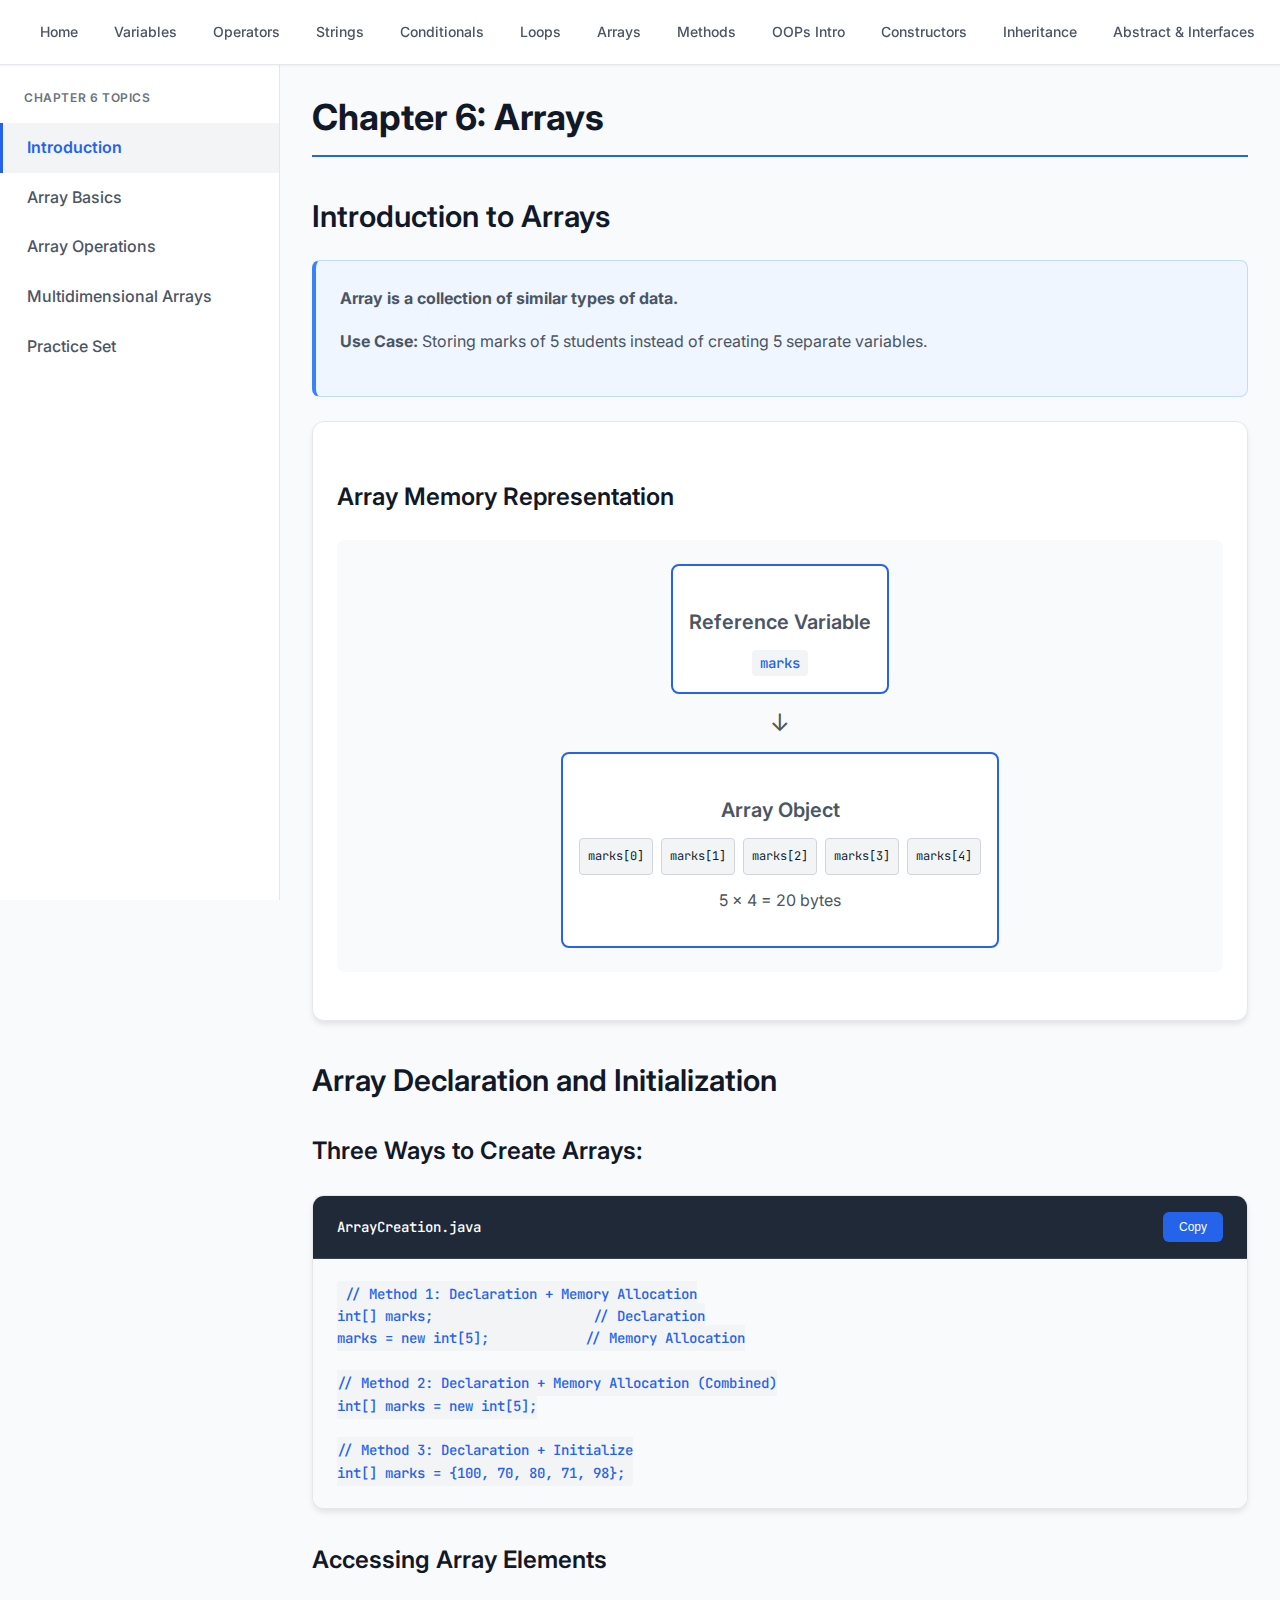
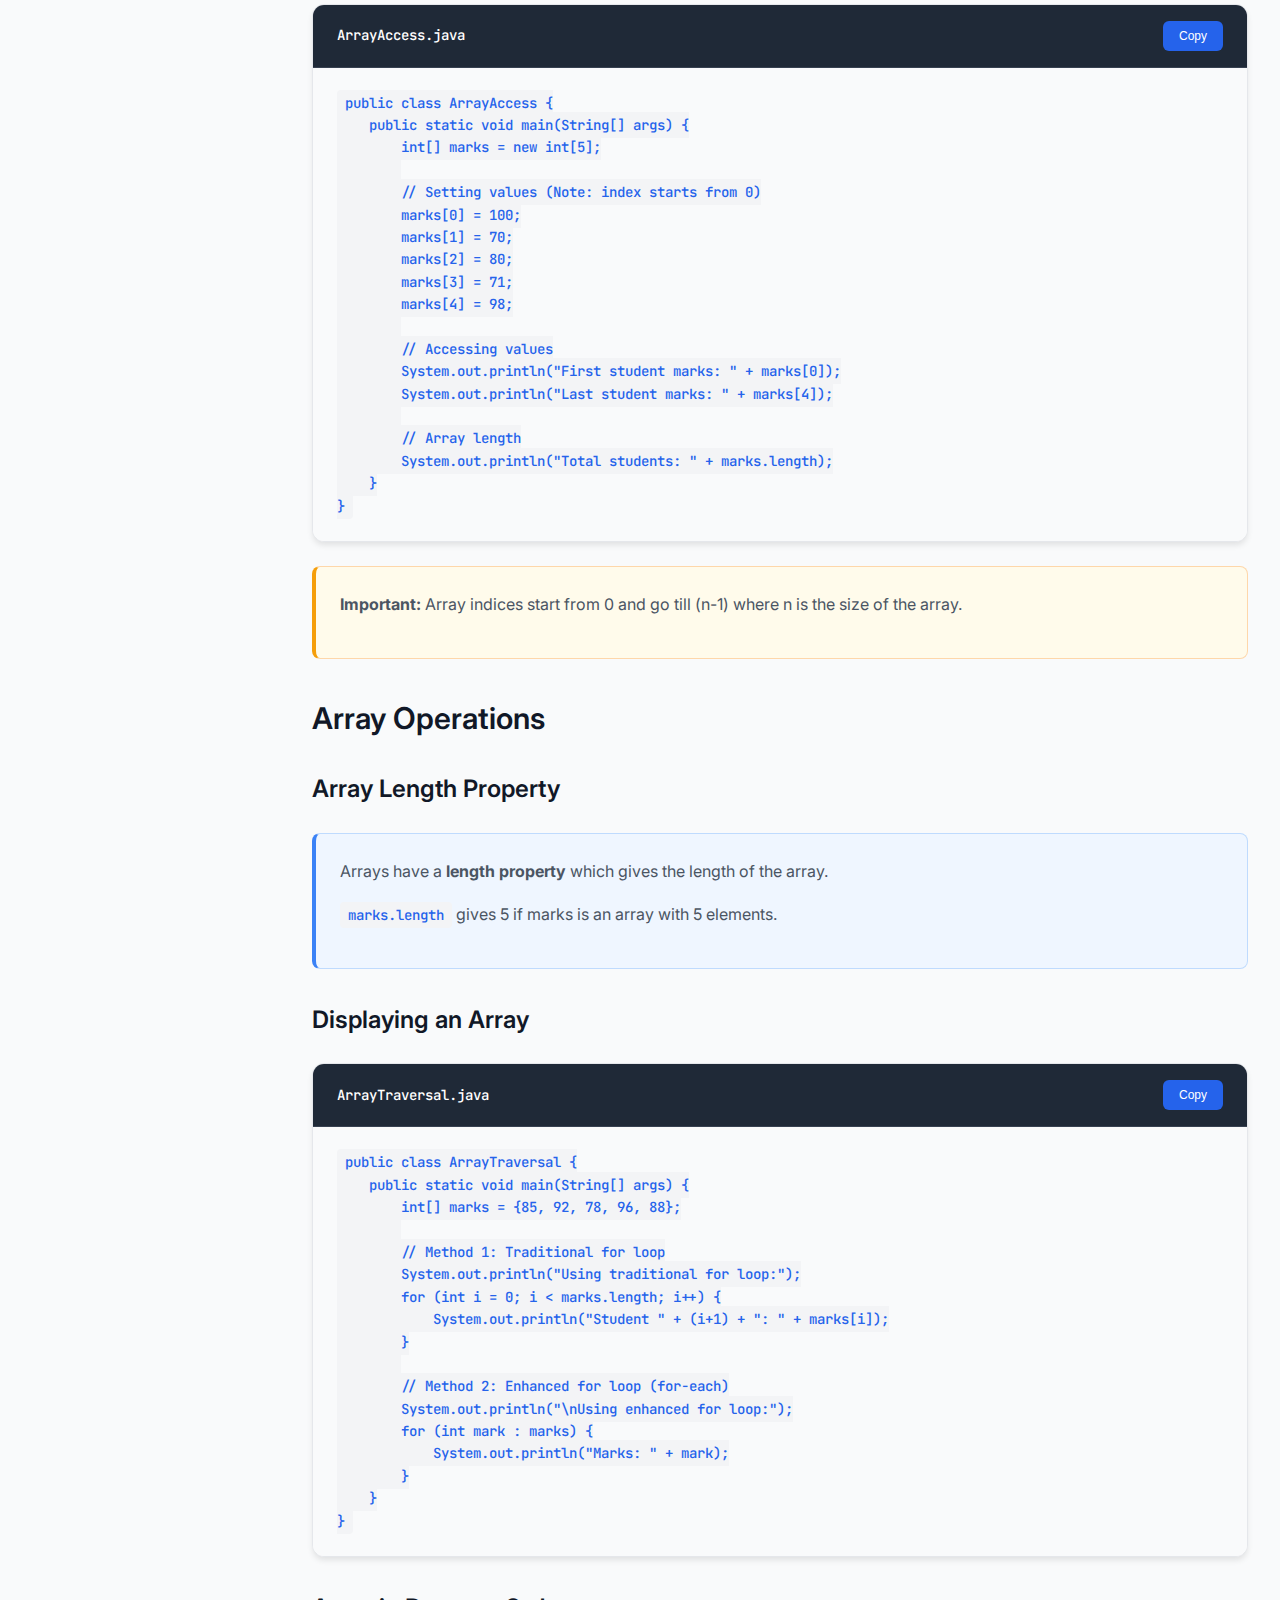
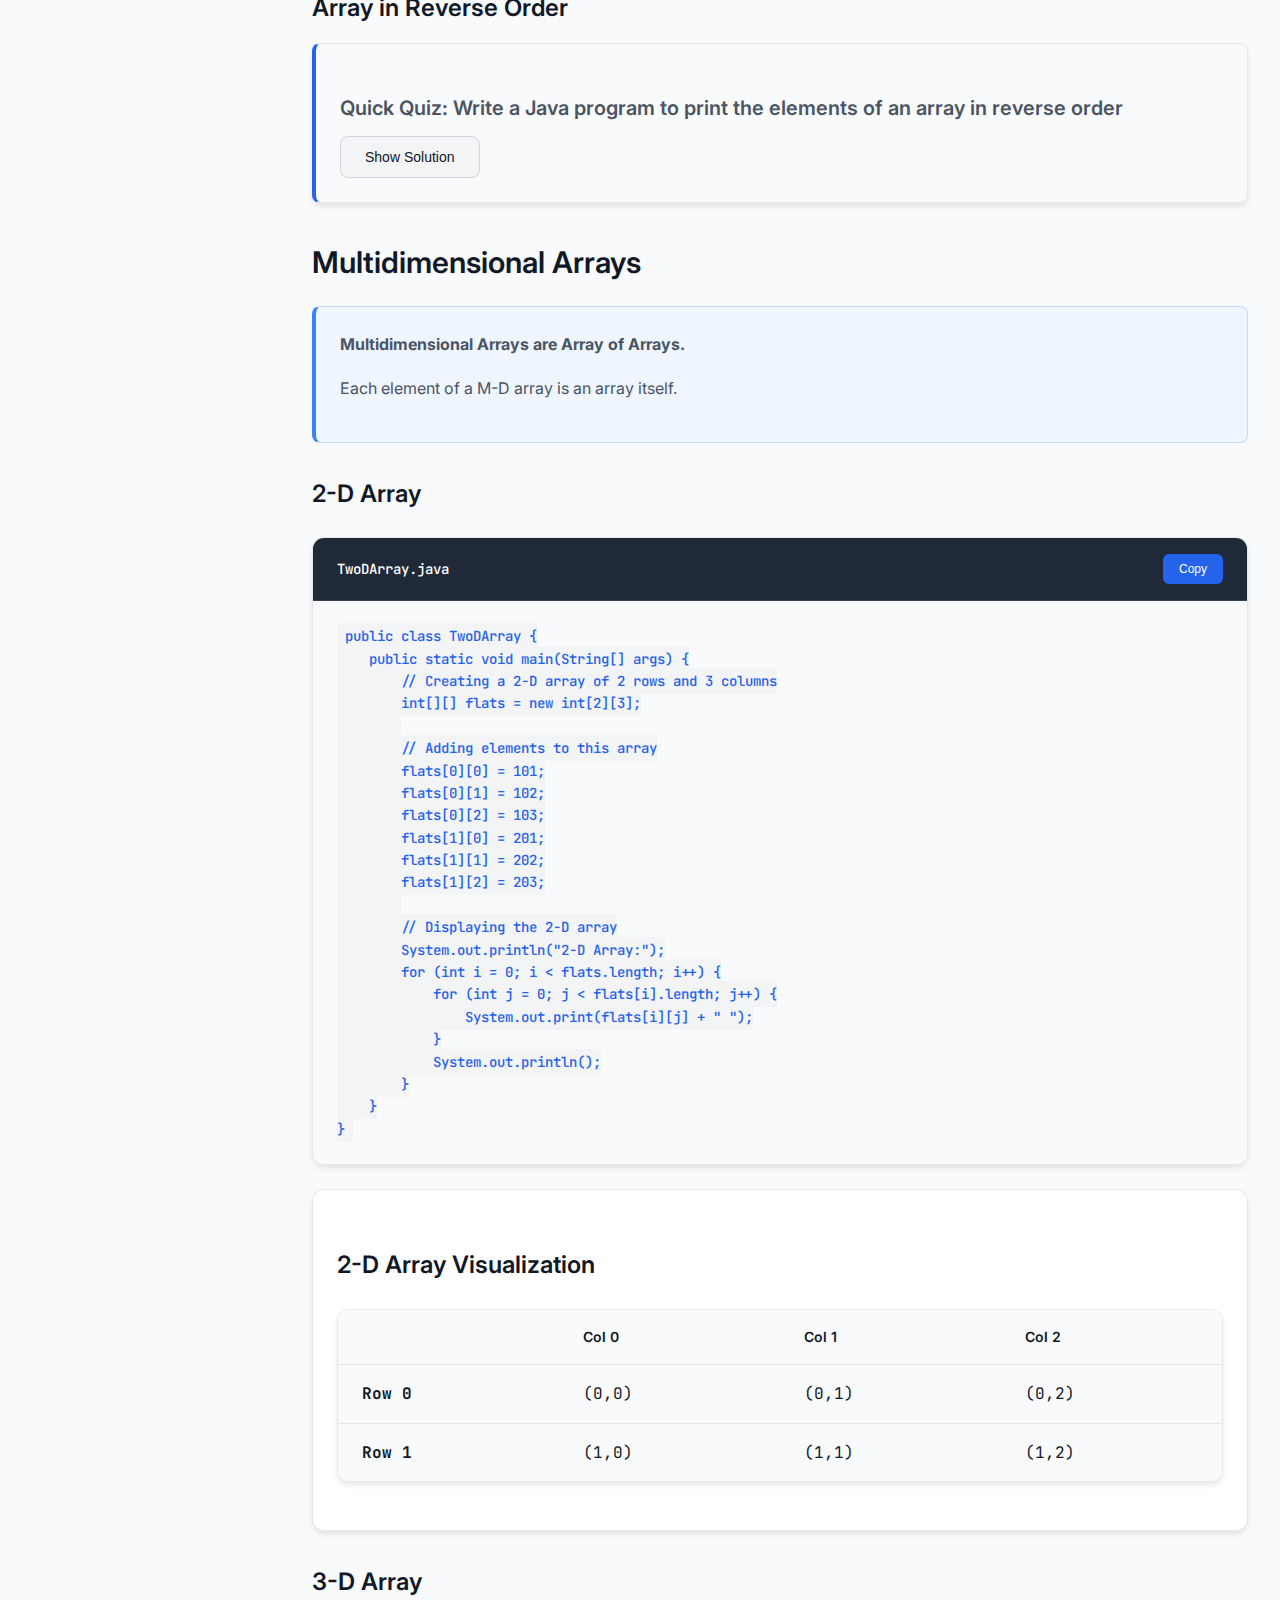
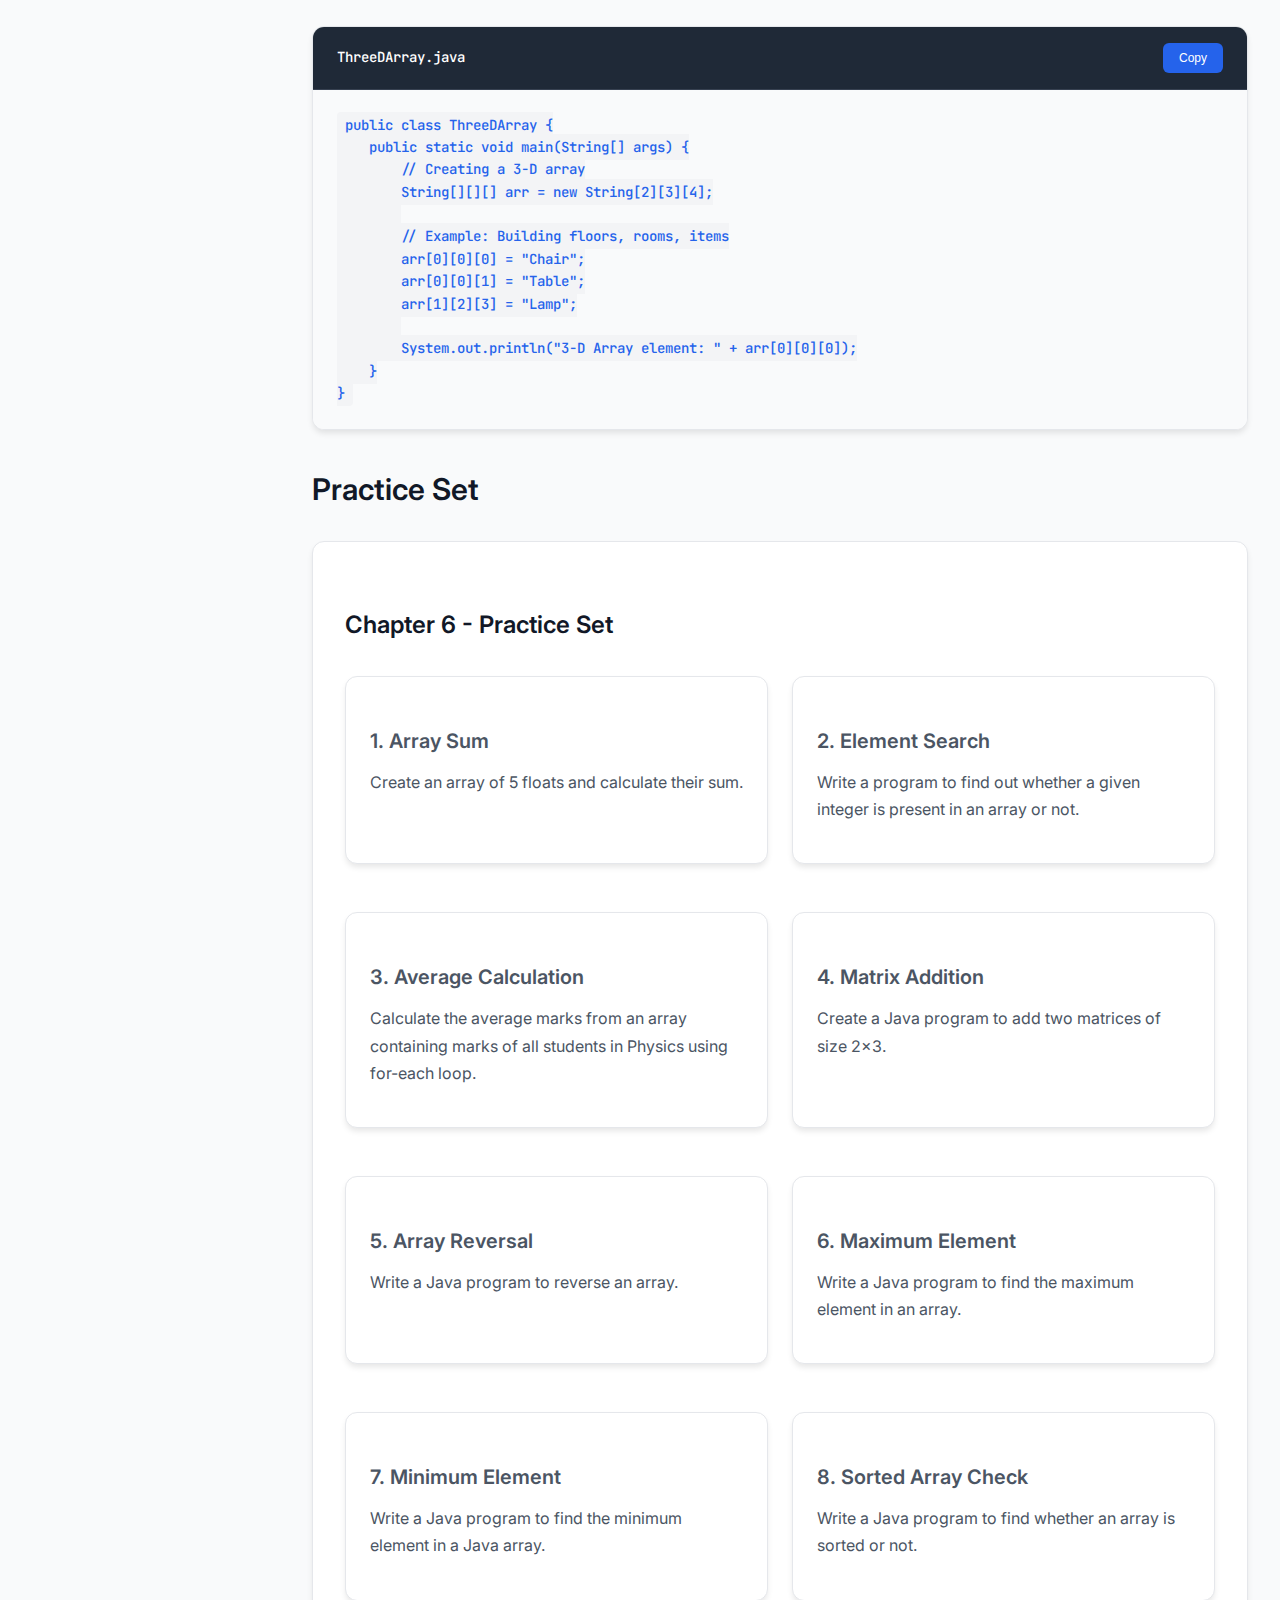
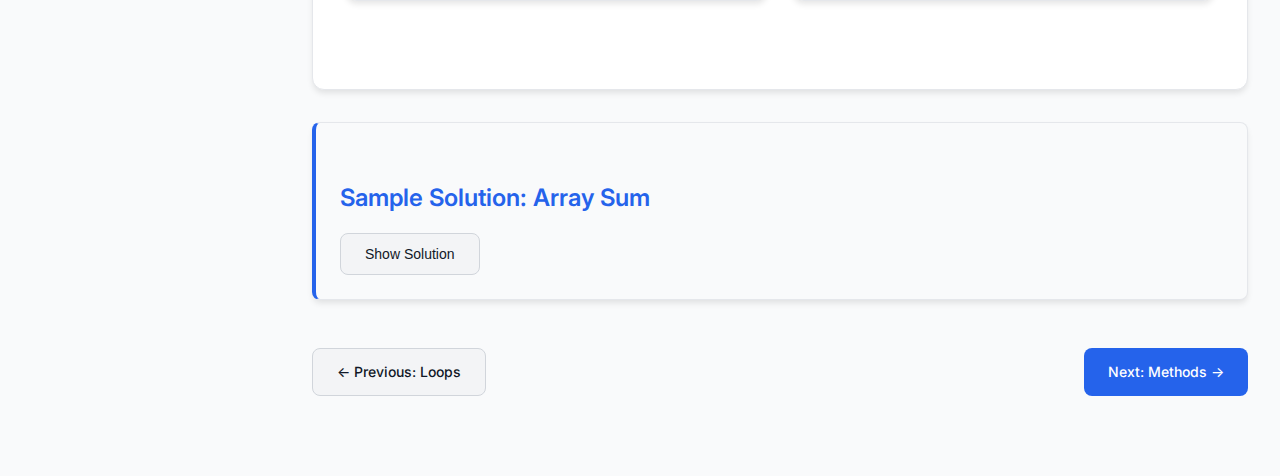
<file: chapter6.html>
<!DOCTYPE html>
<html lang="en">
<head>
    <meta charset="UTF-8">
    <meta name="viewport" content="width=device-width, initial-scale=1.0">
    <title>Chapter 6: Arrays - Java Tutorial</title>
    <link rel="stylesheet" href="style.css">
</head>
<body>
    <nav class="topnav">
        <div class="nav-container">
           <div class="logo">Java Tutorial</div><br>
            <div class="nav-links" id="navLinks">
                 <a href="index.html">Home</a>
                <a href="chapter1.html">Variables</a>
                <a href="chapter2.html">Operators</a>
                <a href="chapter3.html">Strings</a>
                <a href="chapter4.html">Conditionals</a>
                <a href="chapter5.html">Loops</a>
                <a href="chapter6.html" class="active">Arrays</a>
                <a href="chapter7.html">Methods</a>
                <a href="chapter8.html">OOPs Intro</a>
                <a href="chapter9.html">Constructors</a>
                <a href="chapter10.html">Inheritance</a>
                <a href="chapter11.html">Abstract & Interfaces</a>
                <a href="chapter12.html">Packages</a>
                <a href="chapter13.html">Multithreading</a>
                <a href="chapter14.html">Exceptions</a>

            </div>
            <button class="hamburger" id="hamburger" aria-label="Toggle navigation menu">
                <span></span>
                <span></span>
                <span></span>
           </button>
        </div>
    </nav>

    <aside class="sidebar" id="sidebar">
        <div class="sidebar-section">
            <div class="sidebar-title">Chapter 6 Topics</div>
            <a href="#introduction" class="active">Introduction</a>
            <a href="#array-basics">Array Basics</a>
            <a href="#array-operations">Array Operations</a>
            <a href="#multidimensional">Multidimensional Arrays</a>
            <a href="#practice">Practice Set</a>
        </div>
    </aside>

    <main class="main-content">
        <h1>Chapter 6: Arrays</h1>
        
        <section id="introduction">
            <h2>Introduction to Arrays</h2>
            <div class="definition-box">
                <p><strong>Array is a collection of similar types of data.</strong></p>
                <p><strong>Use Case:</strong> Storing marks of 5 students instead of creating 5 separate variables.</p>
            </div>
            
           <div class="array-visualization card">
    <h3>Array Memory Representation</h3>
    <div class="memory-diagram">
        <div class="reference-box">
            <h4>Reference Variable</h4>
            <code>marks</code>
        </div>

        <!-- Down arrow -->
        <div class="down-arrow">&#8595;</div>

        <div class="object-box">
            <h4>Array Object</h4>
            <div class="array-elements">
                <div class="element">marks[0]</div>
                <div class="element">marks[1]</div>
                <div class="element">marks[2]</div>
                <div class="element">marks[3]</div>
                <div class="element">marks[4]</div>
            </div>
            <p>5 × 4 = 20 bytes</p>
        </div>
    </div>
</div>

        </section>

        <section id="array-basics">
            <h2>Array Declaration and Initialization</h2>
            
            <div class="array-methods">
                <h3>Three Ways to Create Arrays:</h3>
                <div class="code-container">
                    <div class="code-header">
                        <span class="file-name">ArrayCreation.java</span>
                        <button class="copy-btn" onclick="copyCode(this)">Copy</button>
                    </div>
                    <pre><code>// Method 1: Declaration + Memory Allocation
int[] marks;                    // Declaration
marks = new int[5];            // Memory Allocation

// Method 2: Declaration + Memory Allocation (Combined)
int[] marks = new int[5];

// Method 3: Declaration + Initialize
int[] marks = {100, 70, 80, 71, 98};</code></pre>
                </div>
            </div>

            <h3>Accessing Array Elements</h3>
            <div class="code-container">
                <div class="code-header">
                    <span class="file-name">ArrayAccess.java</span>
                    <button class="copy-btn" onclick="copyCode(this)">Copy</button>
                </div>
                <pre><code>public class ArrayAccess {
    public static void main(String[] args) {
        int[] marks = new int[5];
        
        // Setting values (Note: index starts from 0)
        marks[0] = 100;
        marks[1] = 70;
        marks[2] = 80;
        marks[3] = 71;
        marks[4] = 98;
        
        // Accessing values
        System.out.println("First student marks: " + marks[0]);
        System.out.println("Last student marks: " + marks[4]);
        
        // Array length
        System.out.println("Total students: " + marks.length);
    }
}</code></pre>
            </div>

            <div class="note-box">
                <p><strong>Important:</strong> Array indices start from 0 and go till (n-1) where n is the size of the array.</p>
            </div>
        </section>

        <section id="array-operations">
            <h2>Array Operations</h2>
            
            <h3>Array Length Property</h3>
            <div class="definition-box">
                <p>Arrays have a <strong>length property</strong> which gives the length of the array.</p>
                <p><code>marks.length</code> gives 5 if marks is an array with 5 elements.</p>
            </div>

            <h3>Displaying an Array</h3>
            <div class="code-container">
                <div class="code-header">
                    <span class="file-name">ArrayTraversal.java</span>
                    <button class="copy-btn" onclick="copyCode(this)">Copy</button>
                </div>
                <pre><code>public class ArrayTraversal {
    public static void main(String[] args) {
        int[] marks = {85, 92, 78, 96, 88};
        
        // Method 1: Traditional for loop
        System.out.println("Using traditional for loop:");
        for (int i = 0; i < marks.length; i++) {
            System.out.println("Student " + (i+1) + ": " + marks[i]);
        }
        
        // Method 2: Enhanced for loop (for-each)
        System.out.println("\nUsing enhanced for loop:");
        for (int mark : marks) {
            System.out.println("Marks: " + mark);
        }
    }
}</code></pre>
            </div>

            <h3>Array in Reverse Order</h3>
            <div class="exercise card">
                <h4>Quick Quiz: Write a Java program to print the elements of an array in reverse order</h4>
                <div class="solution-container">
                    <button class="btn btn-secondary show-solution-btn" onclick="toggleSolution('reverseArray')">Show Solution</button>
                    <div id="reverseArray" class="solution-code" style="display: none;">
                        <div class="code-container">
                            <div class="code-header">
                                <span class="file-name">ReverseArray.java</span>
                                <button class="copy-btn" onclick="copyCode(this)">Copy</button>
                            </div>
                            <pre><code>public class ReverseArray {
    public static void main(String[] args) {
        int[] numbers = {1, 2, 3, 4, 5};
        
        System.out.println("Array in reverse order:");
        for (int i = numbers.length - 1; i >= 0; i--) {
            System.out.println(numbers[i]);
        }
    }
}</code></pre>
                        </div>
                    </div>
                </div>
            </div>
        </section>

        <section id="multidimensional">
            <h2>Multidimensional Arrays</h2>
            <div class="definition-box">
                <p><strong>Multidimensional Arrays are Array of Arrays.</strong></p>
                <p>Each element of a M-D array is an array itself.</p>
            </div>

            <h3>2-D Array</h3>
            <div class="code-container">
                <div class="code-header">
                    <span class="file-name">TwoDArray.java</span>
                    <button class="copy-btn" onclick="copyCode(this)">Copy</button>
                </div>
                <pre><code>public class TwoDArray {
    public static void main(String[] args) {
        // Creating a 2-D array of 2 rows and 3 columns
        int[][] flats = new int[2][3];
        
        // Adding elements to this array
        flats[0][0] = 101;
        flats[0][1] = 102;
        flats[0][2] = 103;
        flats[1][0] = 201;
        flats[1][1] = 202;
        flats[1][2] = 203;
        
        // Displaying the 2-D array
        System.out.println("2-D Array:");
        for (int i = 0; i < flats.length; i++) {
            for (int j = 0; j < flats[i].length; j++) {
                System.out.print(flats[i][j] + " ");
            }
            System.out.println();
        }
    }
}</code></pre>
            </div>

            <div class="array-visualization card">
                <h3>2-D Array Visualization</h3>
                <div class="table-container">
                    <table>
                        <thead>
                            <tr>
                                <th></th>
                                <th>Col 0</th>
                                <th>Col 1</th>
                                <th>Col 2</th>
                            </tr>
                        </thead>
                        <tbody>
                            <tr>
                                <td><strong>Row 0</strong></td>
                                <td>(0,0)</td>
                                <td>(0,1)</td>
                                <td>(0,2)</td>
                            </tr>
                            <tr>
                                <td><strong>Row 1</strong></td>
                                <td>(1,0)</td>
                                <td>(1,1)</td>
                                <td>(1,2)</td>
                            </tr>
                        </tbody>
                    </table>
                </div>
            </div>

            <h3>3-D Array</h3>
            <div class="code-container">
                <div class="code-header">
                    <span class="file-name">ThreeDArray.java</span>
                    <button class="copy-btn" onclick="copyCode(this)">Copy</button>
                </div>
                <pre><code>public class ThreeDArray {
    public static void main(String[] args) {
        // Creating a 3-D array
        String[][][] arr = new String[2][3][4];
        
        // Example: Building floors, rooms, items
        arr[0][0][0] = "Chair";
        arr[0][0][1] = "Table";
        arr[1][2][3] = "Lamp";
        
        System.out.println("3-D Array element: " + arr[0][0][0]);
    }
}</code></pre>
            </div>
        </section>

        <section id="practice">
            <h2>Practice Set</h2>
            
            <div class="practice-set">
                <h3>Chapter 6 - Practice Set</h3>
                <div class="practice-problems grid grid-2">
                    <div class="problem-item card">
                        <h4>1. Array Sum</h4>
                        <p>Create an array of 5 floats and calculate their sum.</p>
                    </div>
                    
                    <div class="problem-item card">
                        <h4>2. Element Search</h4>
                        <p>Write a program to find out whether a given integer is present in an array or not.</p>
                    </div>
                    
                    <div class="problem-item card">
                        <h4>3. Average Calculation</h4>
                        <p>Calculate the average marks from an array containing marks of all students in Physics using for-each loop.</p>
                    </div>
                    
                    <div class="problem-item card">
                        <h4>4. Matrix Addition</h4>
                        <p>Create a Java program to add two matrices of size 2×3.</p>
                    </div>
                    
                    <div class="problem-item card">
                        <h4>5. Array Reversal</h4>
                        <p>Write a Java program to reverse an array.</p>
                    </div>
                    
                    <div class="problem-item card">
                        <h4>6. Maximum Element</h4>
                        <p>Write a Java program to find the maximum element in an array.</p>
                    </div>
                    
                    <div class="problem-item card">
                        <h4>7. Minimum Element</h4>
                        <p>Write a Java program to find the minimum element in a Java array.</p>
                    </div>
                    
                    <div class="problem-item card">
                        <h4>8. Sorted Array Check</h4>
                        <p>Write a Java program to find whether an array is sorted or not.</p>
                    </div>
                </div>
            </div>

            <div class="exercise card">
                <h3>Sample Solution: Array Sum</h3>
                <div class="solution-container">
                    <button class="btn btn-secondary show-solution-btn" onclick="toggleSolution('arraySum')">Show Solution</button>
                    <div id="arraySum" class="solution-code" style="display: none;">
                        <div class="code-container">
                            <div class="code-header">
                                <span class="file-name">ArraySum.java</span>
                                <button class="copy-btn" onclick="copyCode(this)">Copy</button>
                            </div>
                            <pre><code>public class ArraySum {
    public static void main(String[] args) {
        float[] numbers = {2.5f, 3.7f, 1.2f, 4.8f, 2.1f};
        float sum = 0;
        
        // Calculate sum using enhanced for loop
        for (float num : numbers) {
            sum += num;
        }
        
        System.out.println("Array elements:");
        for (int i = 0; i < numbers.length; i++) {
            System.out.println("numbers[" + i + "] = " + numbers[i]);
        }
        
        System.out.println("Sum of array elements: " + sum);
        System.out.println("Average: " + (sum / numbers.length));
    }
}</code></pre>
                        </div>
                    </div>
                </div>
            </div>
        </section>

        <div class="chapter-nav">
            <a href="chapter5.html" class="btn btn-secondary">← Previous: Loops</a>
            <a href="chapter7.html" class="btn btn-primary">Next: Methods →</a>
        </div>
    </main>

   

    <script src="script.js"></script>
</body>
</html>
</file>
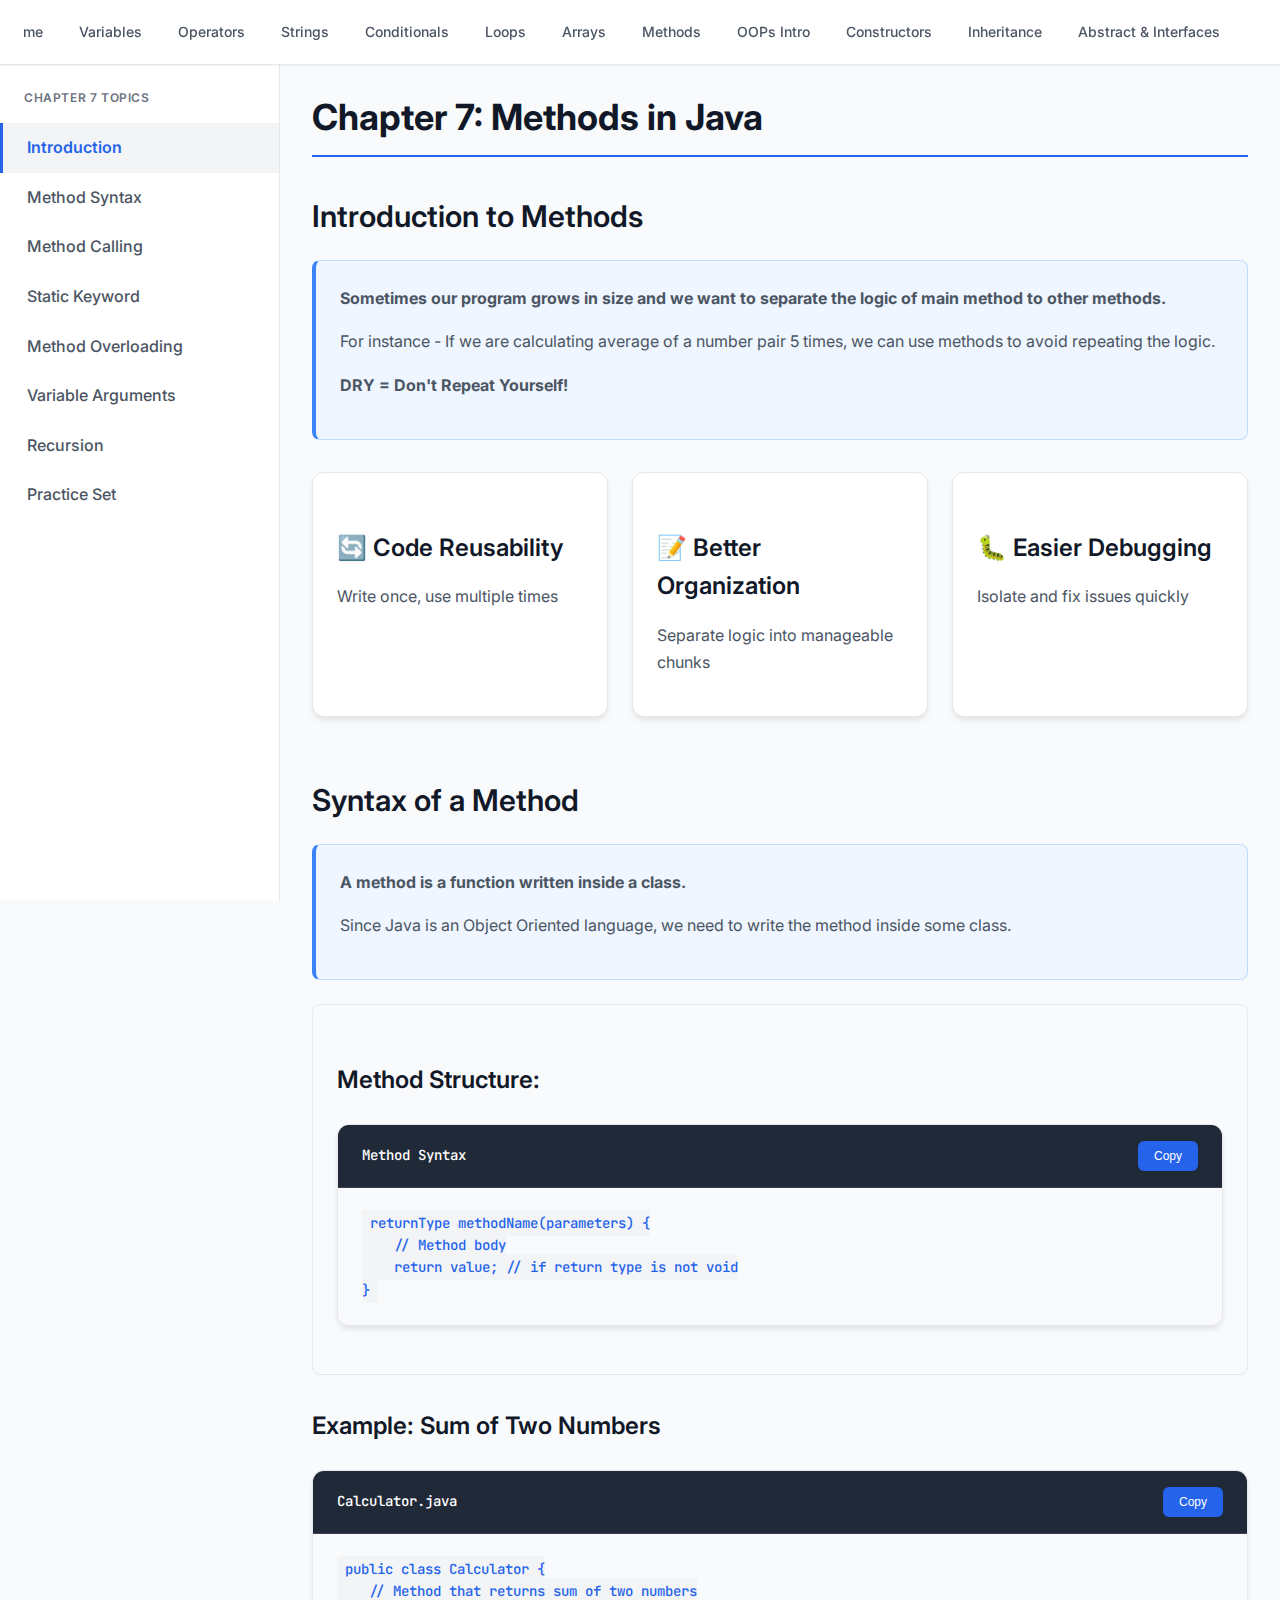
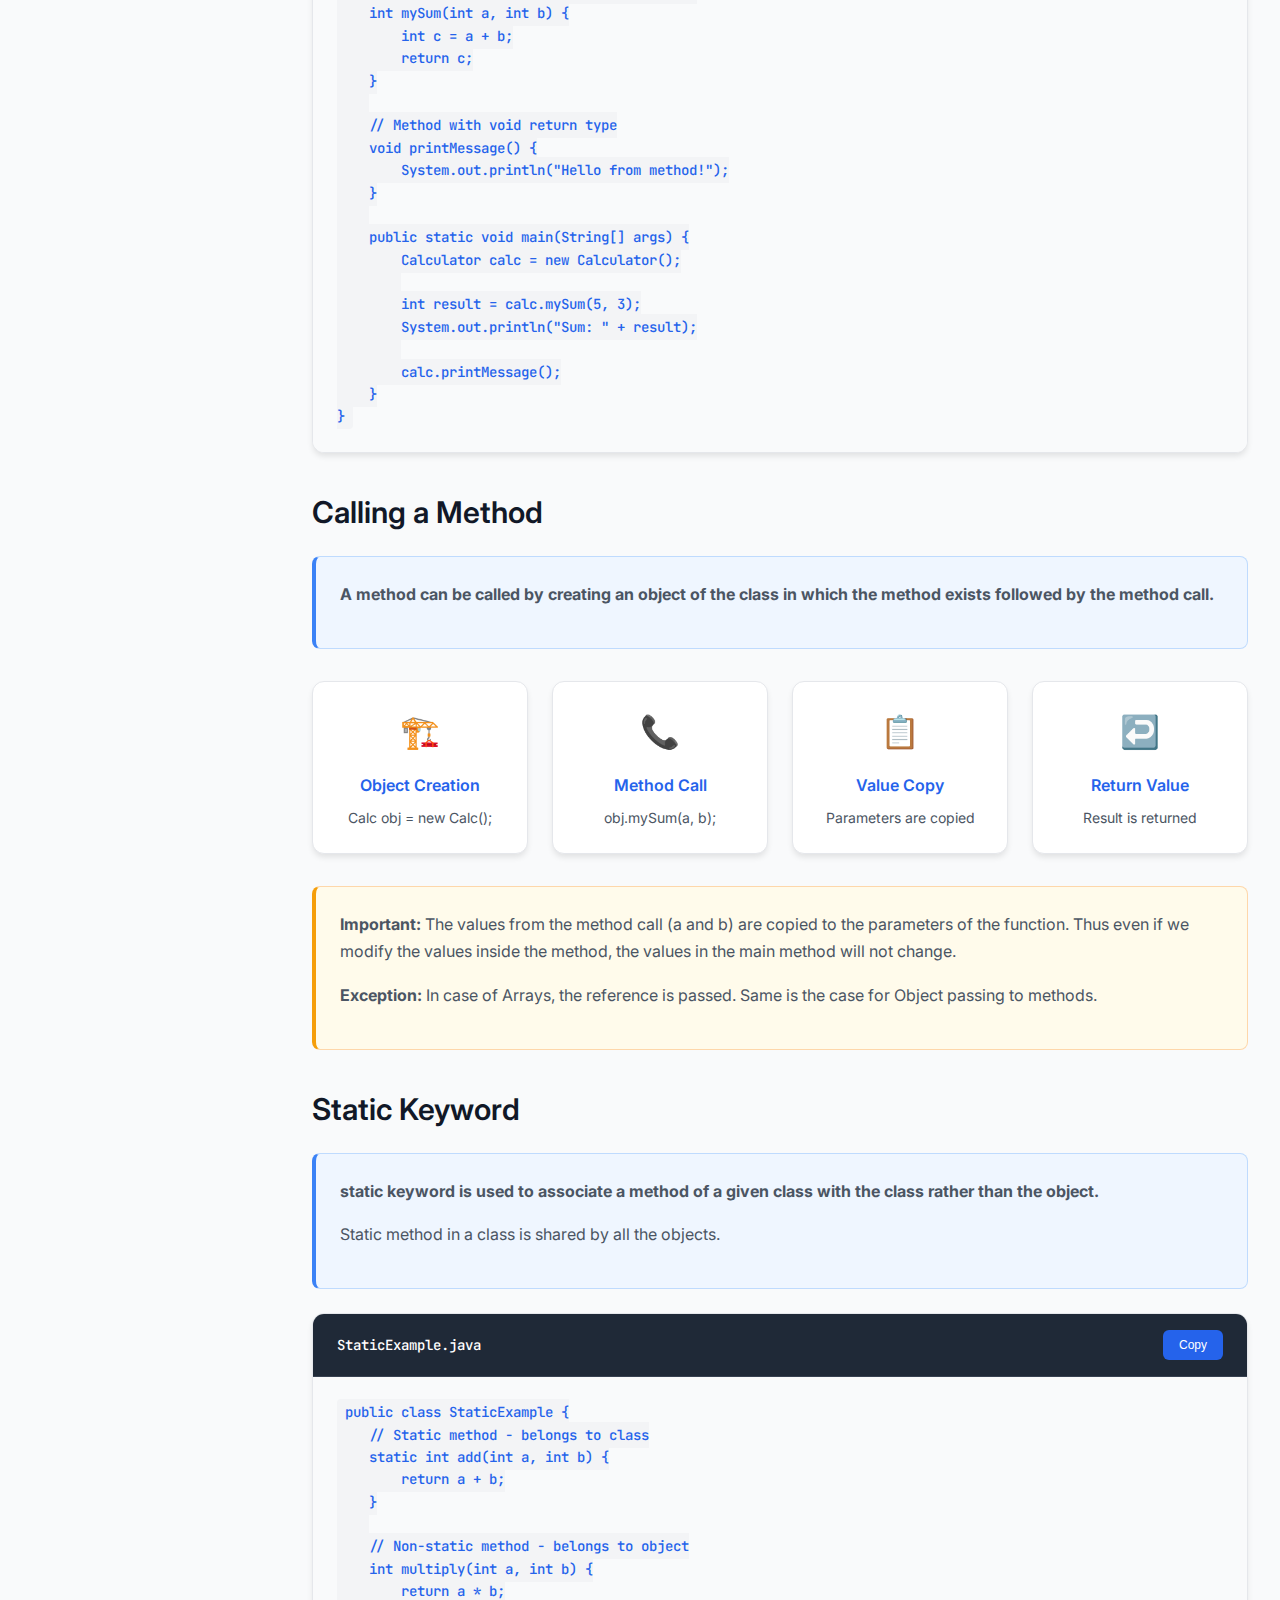
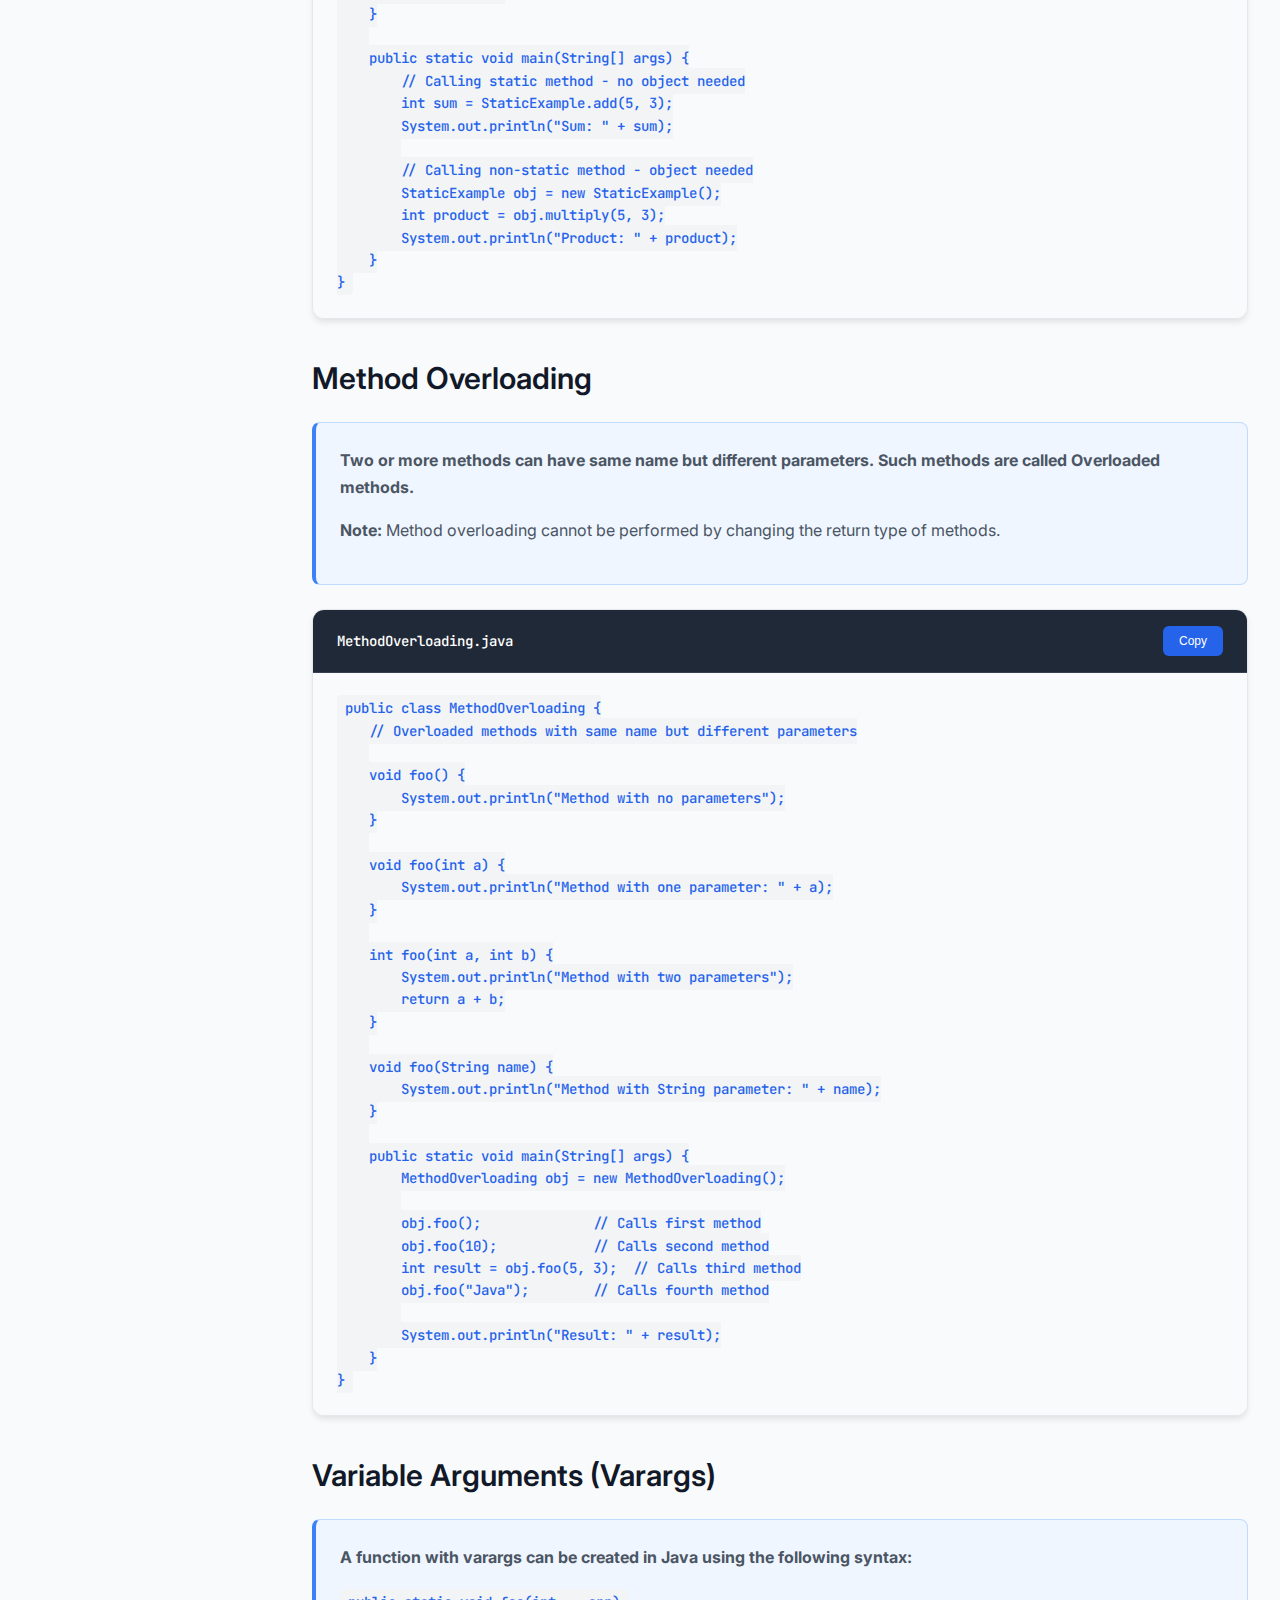
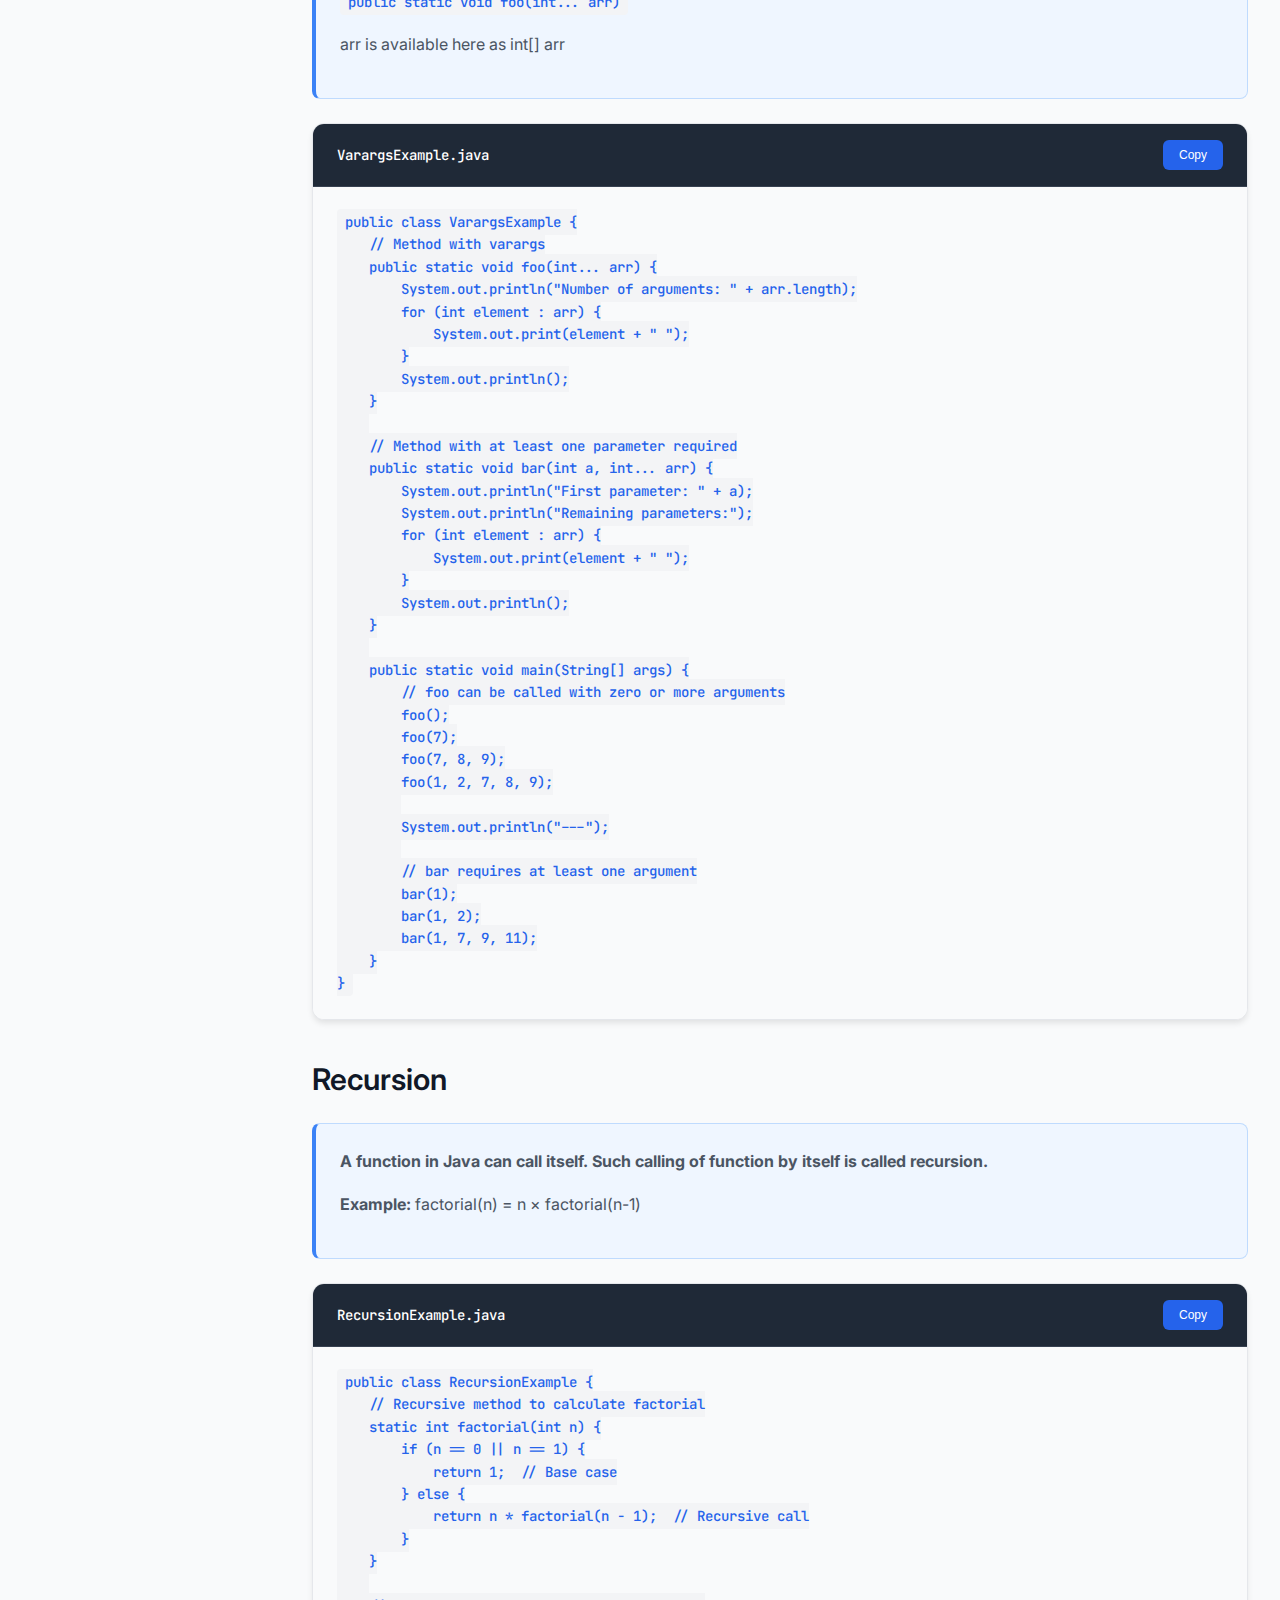
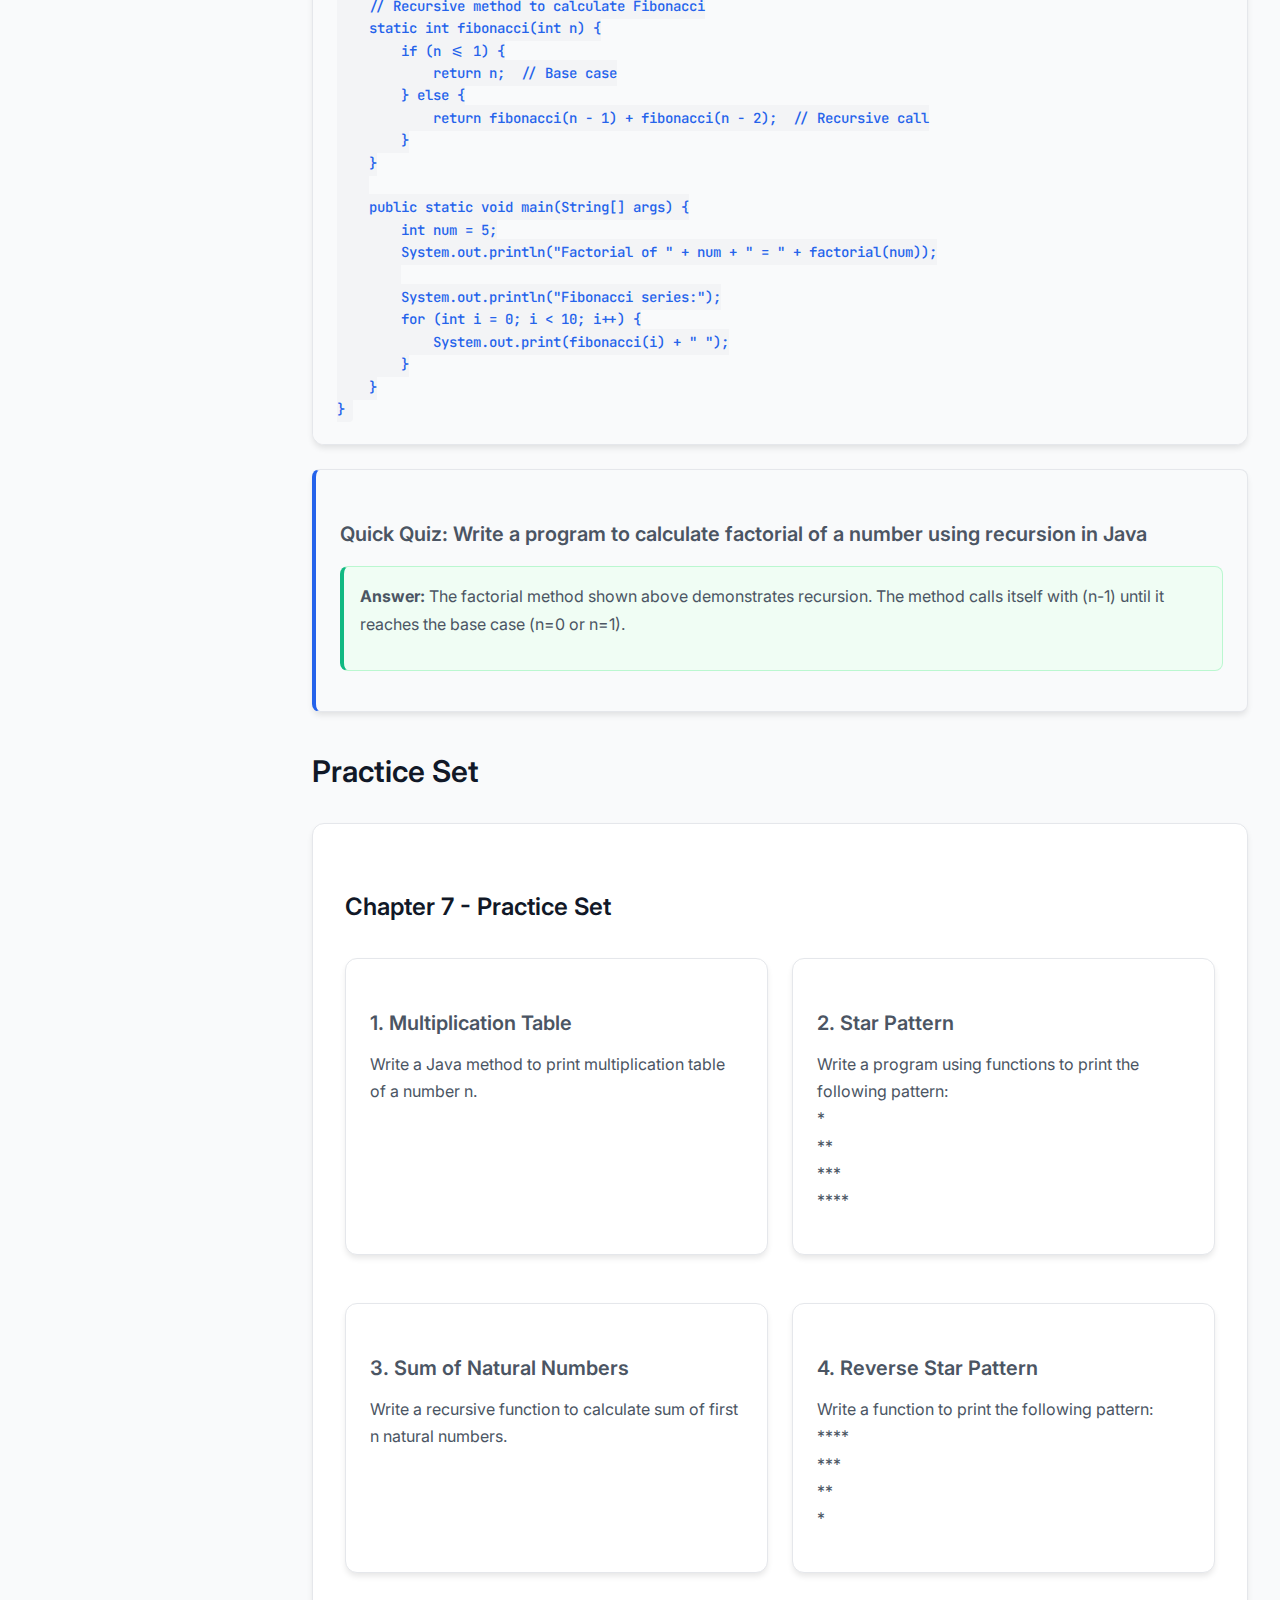
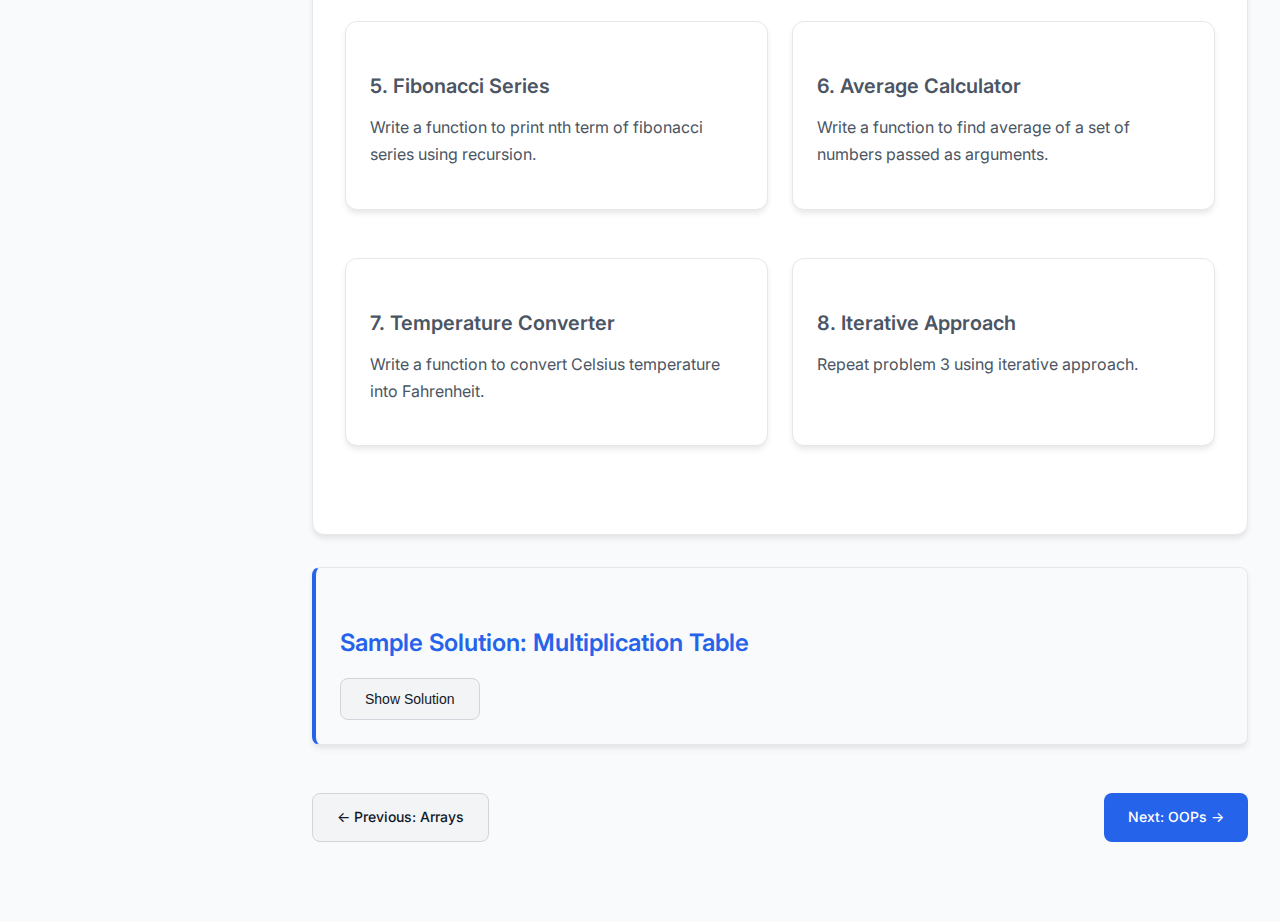
<file: chapter7.html>
<!DOCTYPE html>
<html lang="en">
<head>
    <meta charset="UTF-8">
    <meta name="viewport" content="width=device-width, initial-scale=1.0">
    <title>Chapter 7: Methods in Java - Java Tutorial</title>
    <link rel="stylesheet" href="style.css">
</head>
<body>
    <nav class="topnav">
        <div class="nav-container">
            <div class="logo">Java Tutorial</div><br>
            <div class="nav-links" id="navLinks">
               <a href="index.html">Home</a>
                <a href="chapter1.html">Variables</a>
                <a href="chapter2.html">Operators</a>
                <a href="chapter3.html">Strings</a>
                <a href="chapter4.html">Conditionals</a>
                <a href="chapter5.html">Loops</a>
                <a href="chapter6.html">Arrays</a>
                <a href="chapter7.html"  class="active">Methods</a>
                <a href="chapter8.html">OOPs Intro</a>
                <a href="chapter9.html">Constructors</a>
                <a href="chapter10.html">Inheritance</a>
                <a href="chapter11.html">Abstract & Interfaces</a>
                <a href="chapter12.html">Packages</a>
                <a href="chapter13.html">Multithreading</a>
                <a href="chapter14.html">Exceptions</a>

            </div>
            <button class="hamburger" id="hamburger" aria-label="Toggle navigation menu">
                <span></span>
                <span></span>
                <span></span>
           </button>
        </div>
    </nav>

    <aside class="sidebar" id="sidebar">
        <div class="sidebar-section">
            <div class="sidebar-title">Chapter 7 Topics</div>
            <a href="#introduction" class="active">Introduction</a>
            <a href="#method-syntax">Method Syntax</a>
            <a href="#method-calling">Method Calling</a>
            <a href="#static-keyword">Static Keyword</a>
            <a href="#method-overloading">Method Overloading</a>
            <a href="#varargs">Variable Arguments</a>
            <a href="#recursion">Recursion</a>
            <a href="#practice">Practice Set</a>
        </div>
    </aside>

    <main class="main-content">
        <h1>Chapter 7: Methods in Java</h1>
        
        <section id="introduction">
            <h2>Introduction to Methods</h2>
            <div class="definition-box">
                <p><strong>Sometimes our program grows in size and we want to separate the logic of main method to other methods.</strong></p>
                <p>For instance - If we are calculating average of a number pair 5 times, we can use methods to avoid repeating the logic.</p>
                <p><strong>DRY = Don't Repeat Yourself!</strong></p>
            </div>
            
            <div class="benefits-grid grid grid-3">
                <div class="benefit-item card">
                    <h3>🔄 Code Reusability</h3>
                    <p>Write once, use multiple times</p>
                </div>
                <div class="benefit-item card">
                    <h3>📝 Better Organization</h3>
                    <p>Separate logic into manageable chunks</p>
                </div>
                <div class="benefit-item card">
                    <h3>🐛 Easier Debugging</h3>
                    <p>Isolate and fix issues quickly</p>
                </div>
            </div>
        </section>

        <section id="method-syntax">
            <h2>Syntax of a Method</h2>
            <div class="definition-box">
                <p><strong>A method is a function written inside a class.</strong></p>
                <p>Since Java is an Object Oriented language, we need to write the method inside some class.</p>
            </div>
            
            <div class="syntax-box">
                <h3>Method Structure:</h3>
                <div class="code-container">
                    <div class="code-header">
                        <span class="file-name">Method Syntax</span>
                        <button class="copy-btn" onclick="copyCode(this)">Copy</button>
                    </div>
                    <pre><code>returnType methodName(parameters) {
    // Method body
    return value; // if return type is not void
}</code></pre>
                </div>
            </div>

            <h3>Example: Sum of Two Numbers</h3>
            <div class="code-container">
                <div class="code-header">
                    <span class="file-name">Calculator.java</span>
                    <button class="copy-btn" onclick="copyCode(this)">Copy</button>
                </div>
                <pre><code>public class Calculator {
    // Method that returns sum of two numbers
    int mySum(int a, int b) {
        int c = a + b;
        return c;
    }
    
    // Method with void return type
    void printMessage() {
        System.out.println("Hello from method!");
    }
    
    public static void main(String[] args) {
        Calculator calc = new Calculator();
        
        int result = calc.mySum(5, 3);
        System.out.println("Sum: " + result);
        
        calc.printMessage();
    }
}</code></pre>
            </div>
        </section>

        <section id="method-calling">
            <h2>Calling a Method</h2>
            <div class="definition-box">
                <p><strong>A method can be called by creating an object of the class in which the method exists followed by the method call.</strong></p>
            </div>

            <div class="process-flow">
                <div class="process-step">
                    <div class="step-icon">🏗️</div>
                    <div class="step-title">Object Creation</div>
                    <div class="step-desc">Calc obj = new Calc();</div>
                </div>
                <div class="process-step">
                    <div class="step-icon">📞</div>
                    <div class="step-title">Method Call</div>
                    <div class="step-desc">obj.mySum(a, b);</div>
                </div>
                <div class="process-step">
                    <div class="step-icon">📋</div>
                    <div class="step-title">Value Copy</div>
                    <div class="step-desc">Parameters are copied</div>
                </div>
                <div class="process-step">
                    <div class="step-icon">↩️</div>
                    <div class="step-title">Return Value</div>
                    <div class="step-desc">Result is returned</div>
                </div>
            </div>

            <div class="note-box">
                <p><strong>Important:</strong> The values from the method call (a and b) are copied to the parameters of the function. Thus even if we modify the values inside the method, the values in the main method will not change.</p>
                <p><strong>Exception:</strong> In case of Arrays, the reference is passed. Same is the case for Object passing to methods.</p>
            </div>
        </section>

        <section id="static-keyword">
            <h2>Static Keyword</h2>
            <div class="definition-box">
                <p><strong>static keyword is used to associate a method of a given class with the class rather than the object.</strong></p>
                <p>Static method in a class is shared by all the objects.</p>
            </div>

            <div class="code-container">
                <div class="code-header">
                    <span class="file-name">StaticExample.java</span>
                    <button class="copy-btn" onclick="copyCode(this)">Copy</button>
                </div>
                <pre><code>public class StaticExample {
    // Static method - belongs to class
    static int add(int a, int b) {
        return a + b;
    }
    
    // Non-static method - belongs to object
    int multiply(int a, int b) {
        return a * b;
    }
    
    public static void main(String[] args) {
        // Calling static method - no object needed
        int sum = StaticExample.add(5, 3);
        System.out.println("Sum: " + sum);
        
        // Calling non-static method - object needed
        StaticExample obj = new StaticExample();
        int product = obj.multiply(5, 3);
        System.out.println("Product: " + product);
    }
}</code></pre>
            </div>
        </section>

        <section id="method-overloading">
            <h2>Method Overloading</h2>
            <div class="definition-box">
                <p><strong>Two or more methods can have same name but different parameters. Such methods are called Overloaded methods.</strong></p>
                <p><strong>Note:</strong> Method overloading cannot be performed by changing the return type of methods.</p>
            </div>

            <div class="code-container">
                <div class="code-header">
                    <span class="file-name">MethodOverloading.java</span>
                    <button class="copy-btn" onclick="copyCode(this)">Copy</button>
                </div>
                <pre><code>public class MethodOverloading {
    // Overloaded methods with same name but different parameters
    
    void foo() {
        System.out.println("Method with no parameters");
    }
    
    void foo(int a) {
        System.out.println("Method with one parameter: " + a);
    }
    
    int foo(int a, int b) {
        System.out.println("Method with two parameters");
        return a + b;
    }
    
    void foo(String name) {
        System.out.println("Method with String parameter: " + name);
    }
    
    public static void main(String[] args) {
        MethodOverloading obj = new MethodOverloading();
        
        obj.foo();              // Calls first method
        obj.foo(10);            // Calls second method
        int result = obj.foo(5, 3);  // Calls third method
        obj.foo("Java");        // Calls fourth method
        
        System.out.println("Result: " + result);
    }
}</code></pre>
            </div>
        </section>

        <section id="varargs">
            <h2>Variable Arguments (Varargs)</h2>
            <div class="definition-box">
                <p><strong>A function with varargs can be created in Java using the following syntax:</strong></p>
                <p><code>public static void foo(int... arr)</code></p>
                <p>arr is available here as int[] arr</p>
            </div>

            <div class="code-container">
                <div class="code-header">
                    <span class="file-name">VarargsExample.java</span>
                    <button class="copy-btn" onclick="copyCode(this)">Copy</button>
                </div>
                <pre><code>public class VarargsExample {
    // Method with varargs
    public static void foo(int... arr) {
        System.out.println("Number of arguments: " + arr.length);
        for (int element : arr) {
            System.out.print(element + " ");
        }
        System.out.println();
    }
    
    // Method with at least one parameter required
    public static void bar(int a, int... arr) {
        System.out.println("First parameter: " + a);
        System.out.println("Remaining parameters:");
        for (int element : arr) {
            System.out.print(element + " ");
        }
        System.out.println();
    }
    
    public static void main(String[] args) {
        // foo can be called with zero or more arguments
        foo();
        foo(7);
        foo(7, 8, 9);
        foo(1, 2, 7, 8, 9);
        
        System.out.println("---");
        
        // bar requires at least one argument
        bar(1);
        bar(1, 2);
        bar(1, 7, 9, 11);
    }
}</code></pre>
            </div>
        </section>

        <section id="recursion">
            <h2>Recursion</h2>
            <div class="definition-box">
                <p><strong>A function in Java can call itself. Such calling of function by itself is called recursion.</strong></p>
                <p><strong>Example:</strong> factorial(n) = n × factorial(n-1)</p>
            </div>

            <div class="code-container">
                <div class="code-header">
                    <span class="file-name">RecursionExample.java</span>
                    <button class="copy-btn" onclick="copyCode(this)">Copy</button>
                </div>
                <pre><code>public class RecursionExample {
    // Recursive method to calculate factorial
    static int factorial(int n) {
        if (n == 0 || n == 1) {
            return 1;  // Base case
        } else {
            return n * factorial(n - 1);  // Recursive call
        }
    }
    
    // Recursive method to calculate Fibonacci
    static int fibonacci(int n) {
        if (n <= 1) {
            return n;  // Base case
        } else {
            return fibonacci(n - 1) + fibonacci(n - 2);  // Recursive call
        }
    }
    
    public static void main(String[] args) {
        int num = 5;
        System.out.println("Factorial of " + num + " = " + factorial(num));
        
        System.out.println("Fibonacci series:");
        for (int i = 0; i < 10; i++) {
            System.out.print(fibonacci(i) + " ");
        }
    }
}</code></pre>
            </div>

            <div class="exercise card">
                <h4>Quick Quiz: Write a program to calculate factorial of a number using recursion in Java</h4>
                <div class="answer-box">
                    <p><strong>Answer:</strong> The factorial method shown above demonstrates recursion. The method calls itself with (n-1) until it reaches the base case (n=0 or n=1).</p>
                </div>
            </div>
        </section>

        <section id="practice">
            <h2>Practice Set</h2>
            
            <div class="practice-set">
                <h3>Chapter 7 - Practice Set</h3>
                <div class="practice-problems grid grid-2">
                    <div class="problem-item card">
                        <h4>1. Multiplication Table</h4>
                        <p>Write a Java method to print multiplication table of a number n.</p>
                    </div>
                    
                    <div class="problem-item card">
                        <h4>2. Star Pattern</h4>
                        <p>Write a program using functions to print the following pattern:<br>
                        *<br>**<br>***<br>****</p>
                    </div>
                    
                    <div class="problem-item card">
                        <h4>3. Sum of Natural Numbers</h4>
                        <p>Write a recursive function to calculate sum of first n natural numbers.</p>
                    </div>
                    
                    <div class="problem-item card">
                        <h4>4. Reverse Star Pattern</h4>
                        <p>Write a function to print the following pattern:<br>
                        ****<br>***<br>**<br>*</p>
                    </div>
                    
                    <div class="problem-item card">
                        <h4>5. Fibonacci Series</h4>
                        <p>Write a function to print nth term of fibonacci series using recursion.</p>
                    </div>
                    
                    <div class="problem-item card">
                        <h4>6. Average Calculator</h4>
                        <p>Write a function to find average of a set of numbers passed as arguments.</p>
                    </div>
                    
                    <div class="problem-item card">
                        <h4>7. Temperature Converter</h4>
                        <p>Write a function to convert Celsius temperature into Fahrenheit.</p>
                    </div>
                    
                    <div class="problem-item card">
                        <h4>8. Iterative Approach</h4>
                        <p>Repeat problem 3 using iterative approach.</p>
                    </div>
                </div>
            </div>

            <div class="exercise card">
                <h3>Sample Solution: Multiplication Table</h3>
                <div class="solution-container">
                    <button class="btn btn-secondary show-solution-btn" onclick="toggleSolution('multiplicationTable')">Show Solution</button>
                    <div id="multiplicationTable" class="solution-code" style="display: none;">
                        <div class="code-container">
                            <div class="code-header">
                                <span class="file-name">MultiplicationTable.java</span>
                                <button class="copy-btn" onclick="copyCode(this)">Copy</button>
                            </div>
                            <pre><code>public class MultiplicationTable {
    static void printTable(int n) {
        System.out.println("Multiplication table of " + n + ":");
        for (int i = 1; i <= 10; i++) {
            System.out.println(n + " × " + i + " = " + (n * i));
        }
    }
    
    public static void main(String[] args) {
        printTable(5);
        System.out.println();
        printTable(7);
    }
}</code></pre>
                        </div>
                    </div>
                </div>
            </div>
        </section>

        <div class="chapter-nav">
            <a href="chapter6.html" class="btn btn-secondary">← Previous: Arrays</a>
            <a href="chapter8.html" class="btn btn-primary">Next: OOPs →</a>
        </div>
    </main>

   
    <script src="script.js"></script>
</body>
</html>
</file>
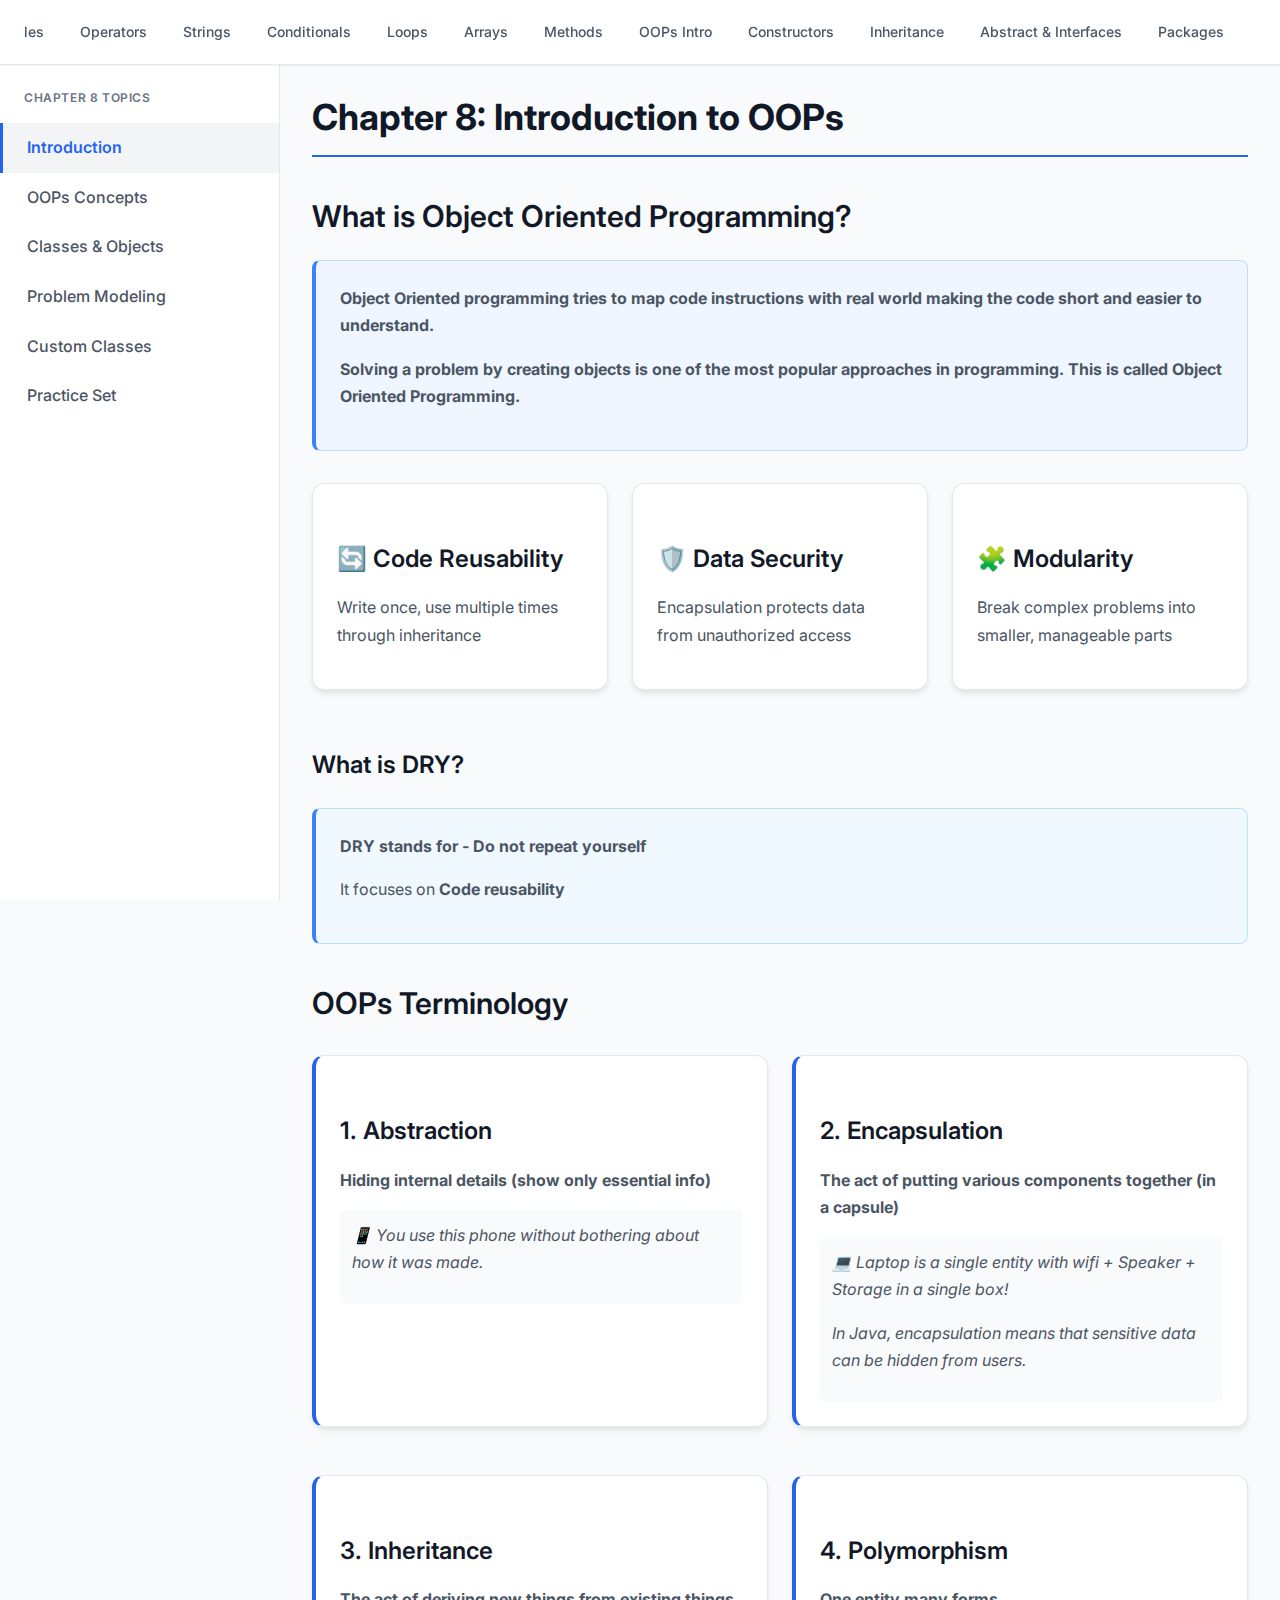
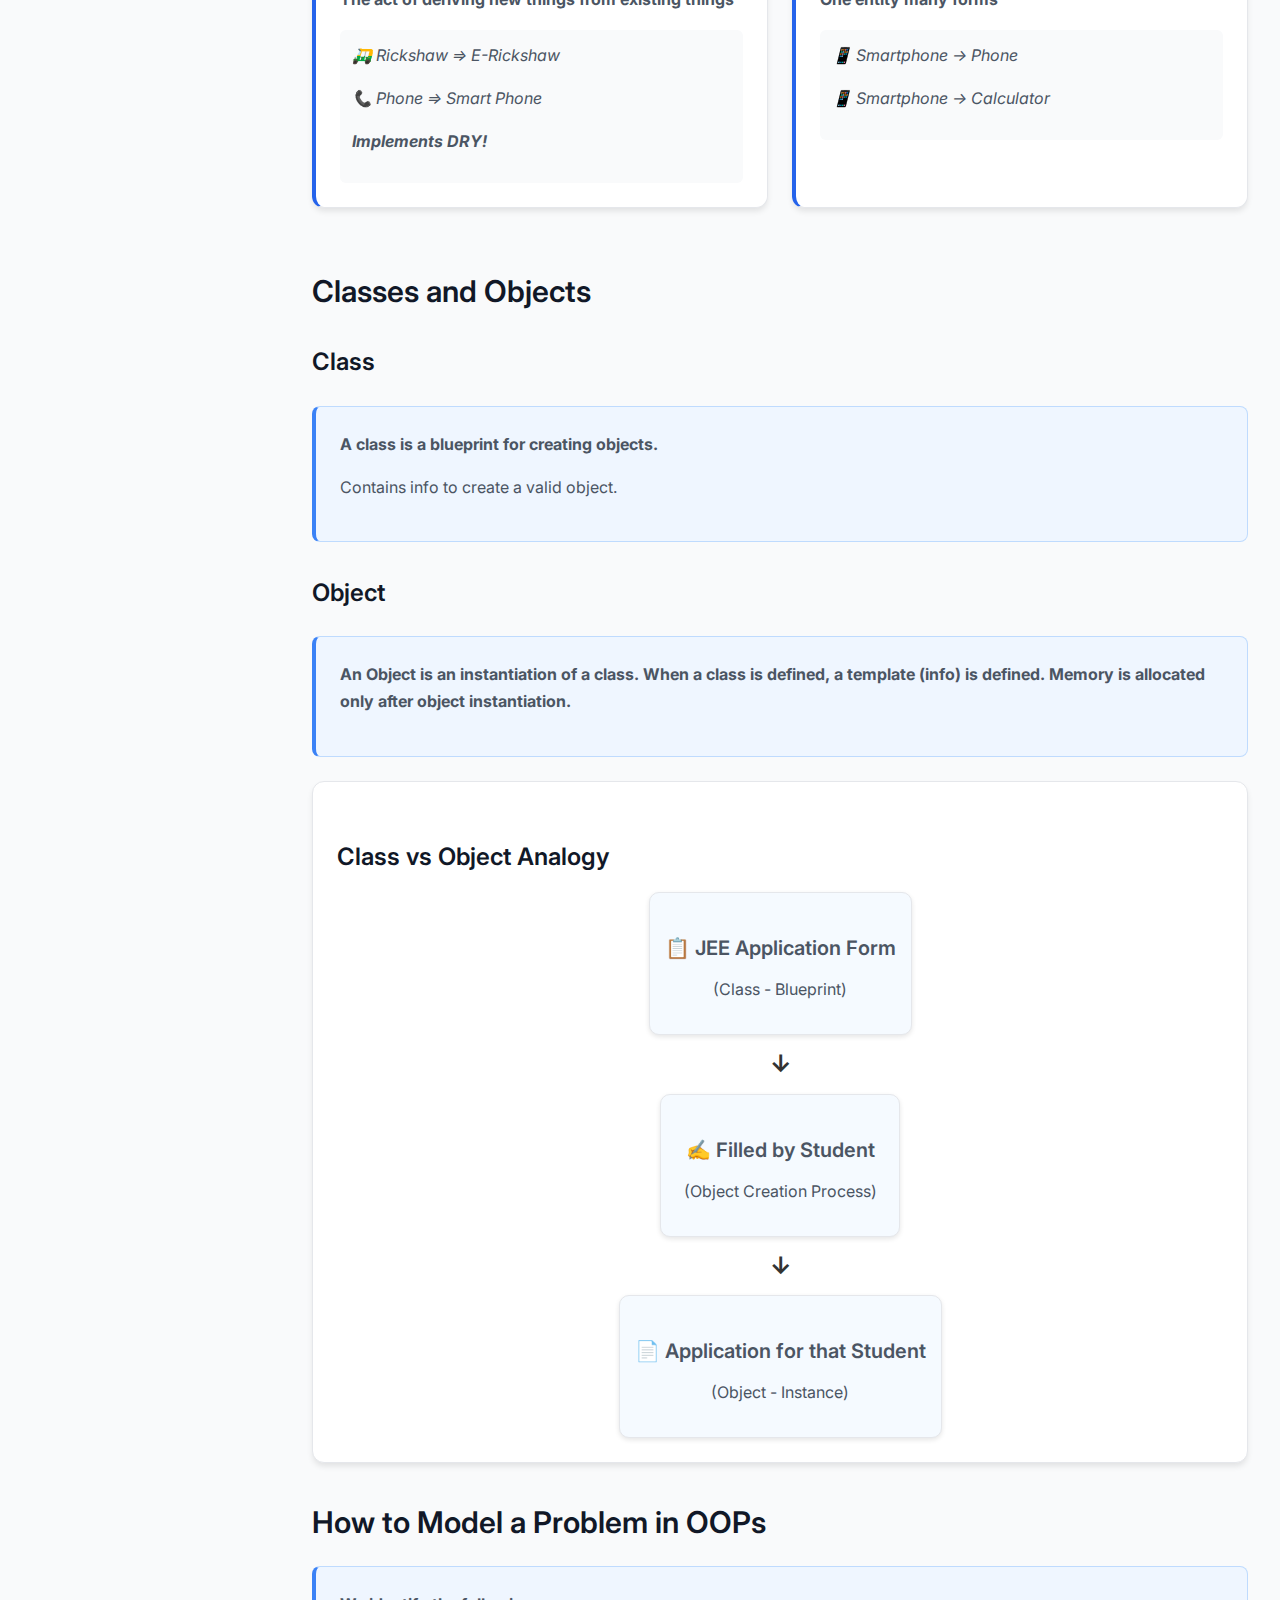
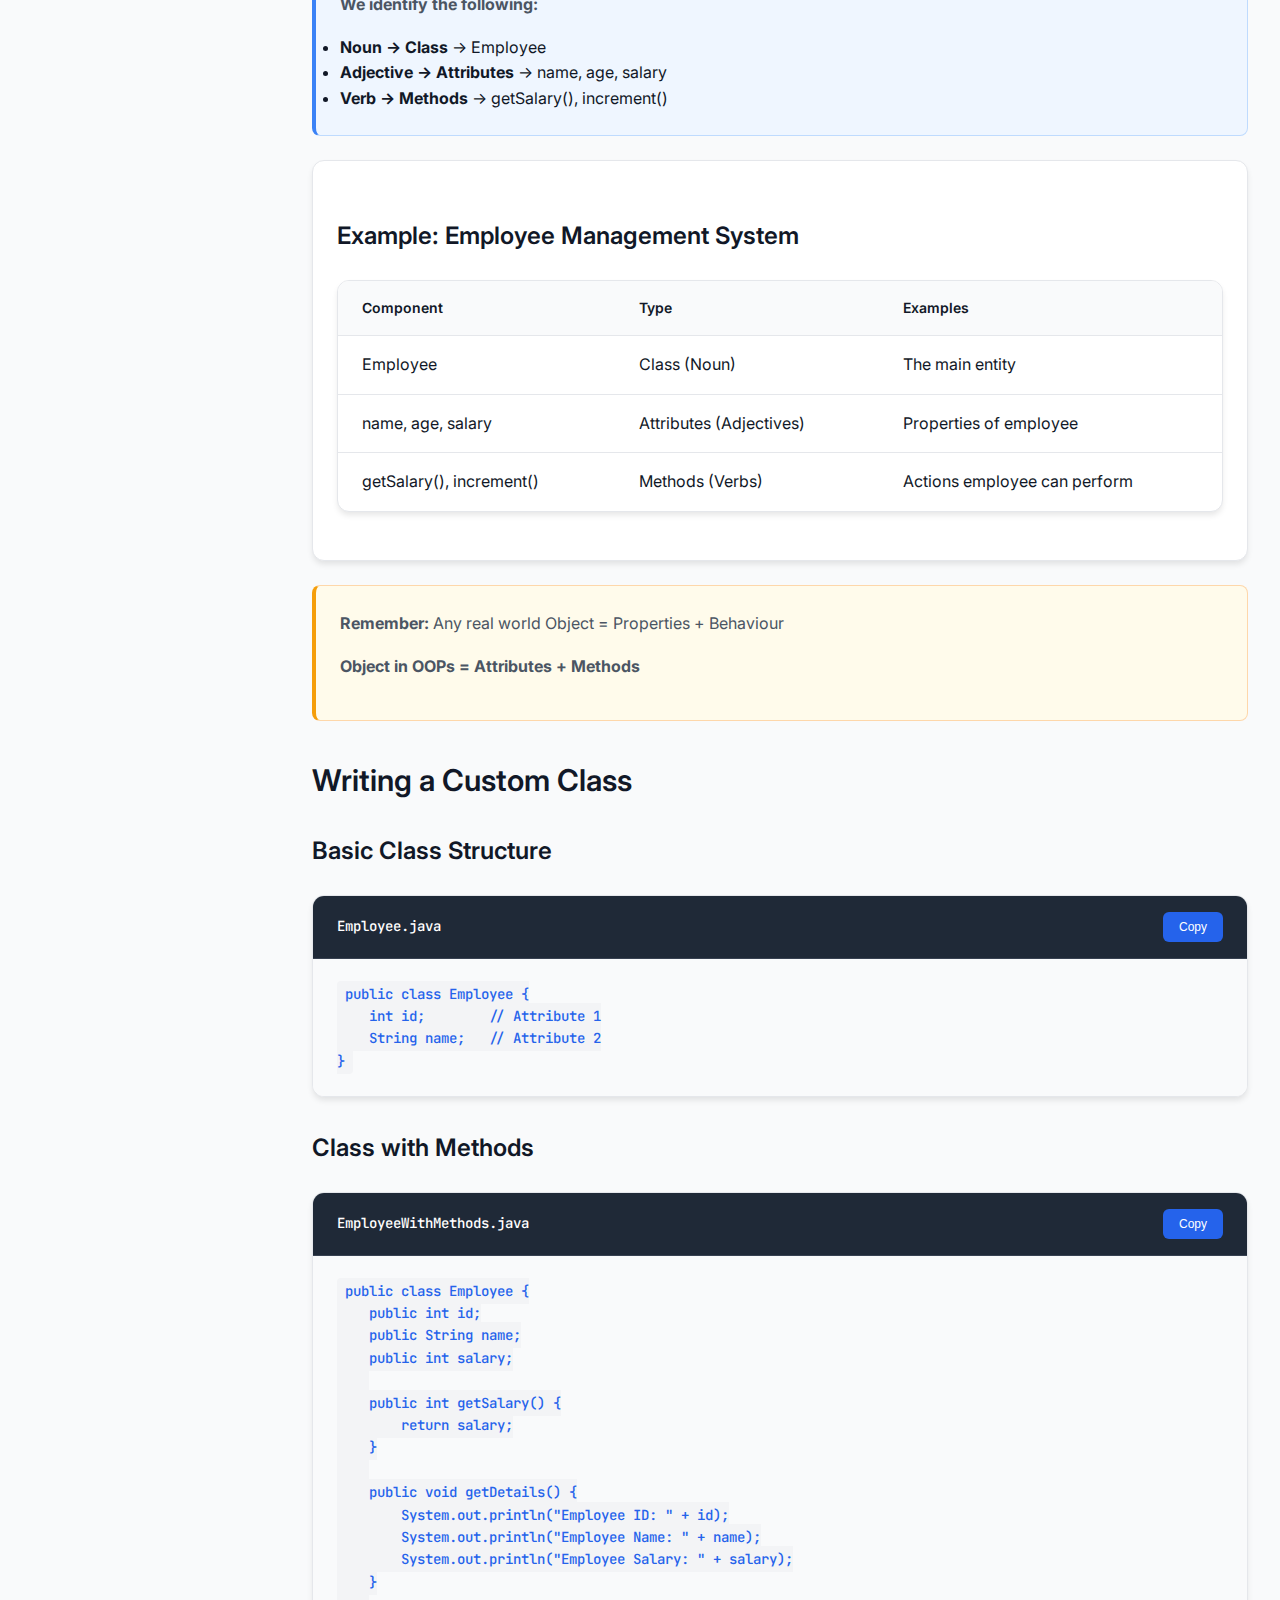
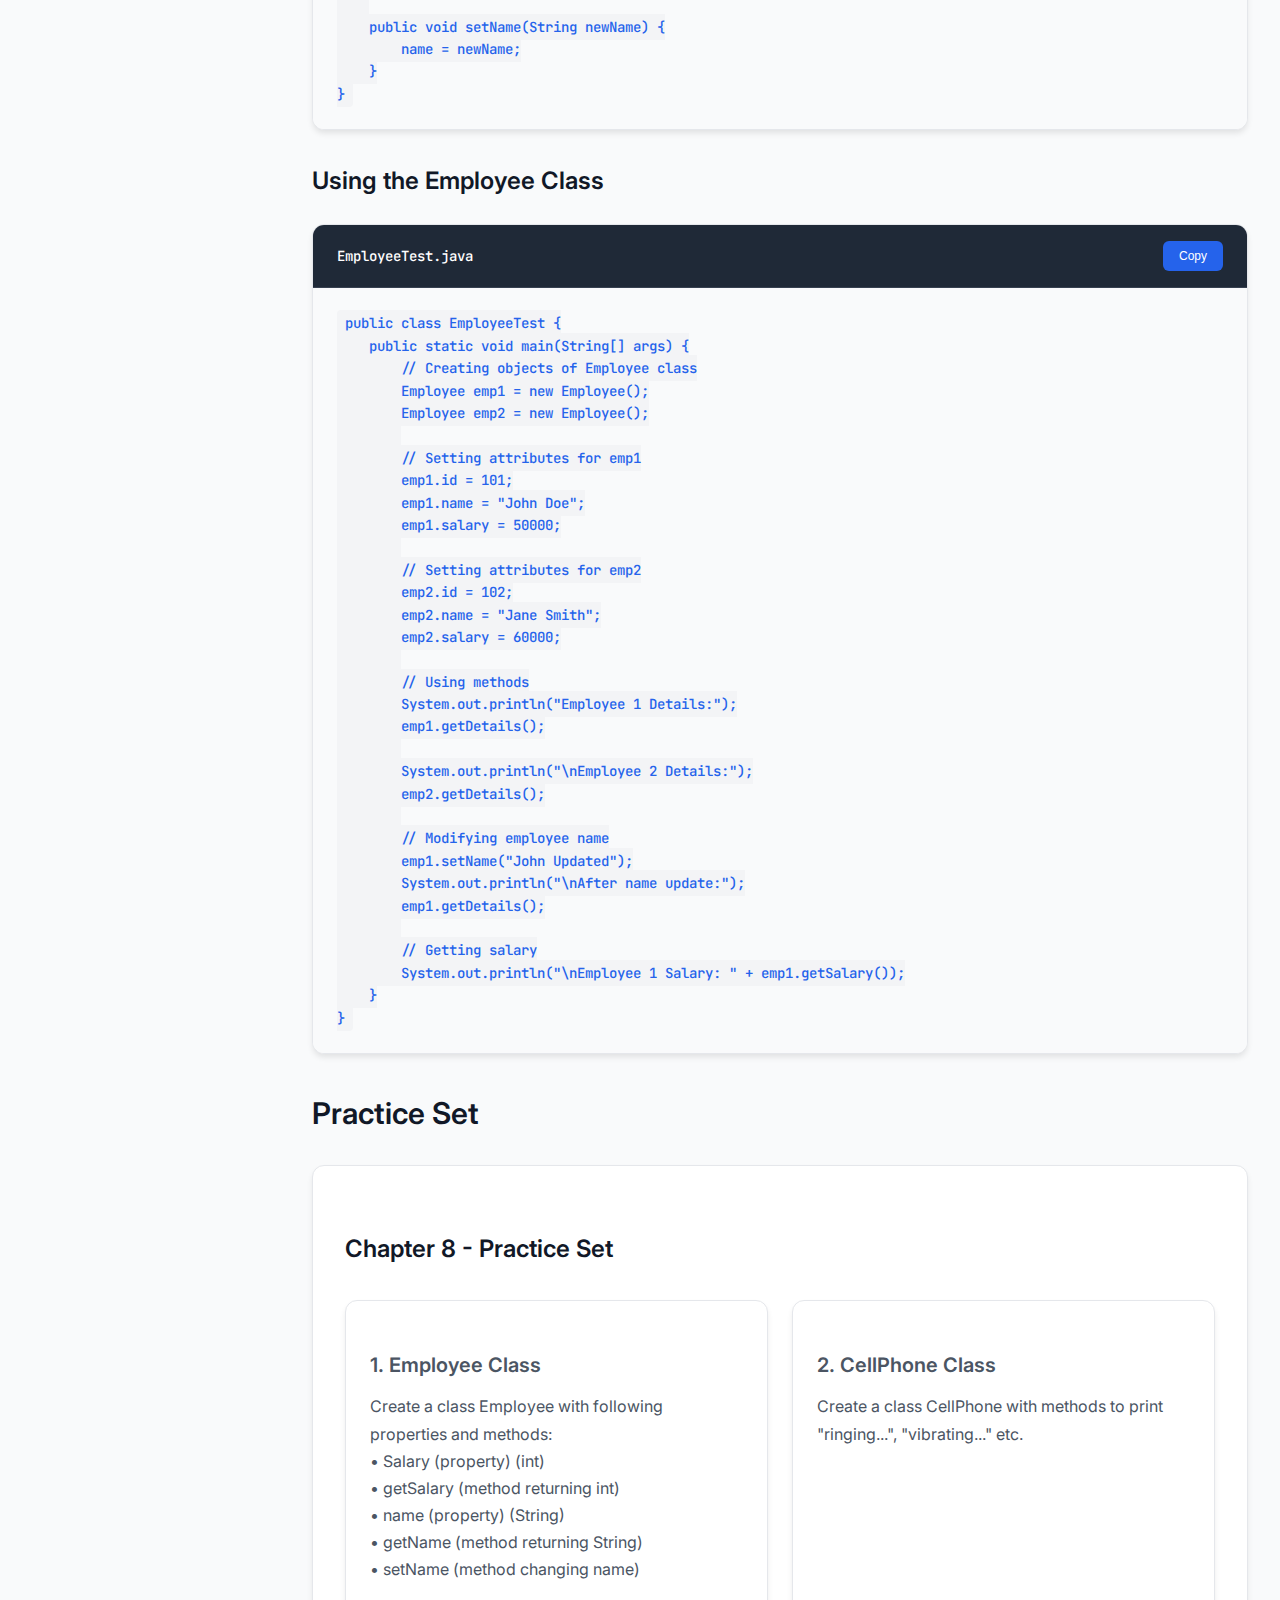
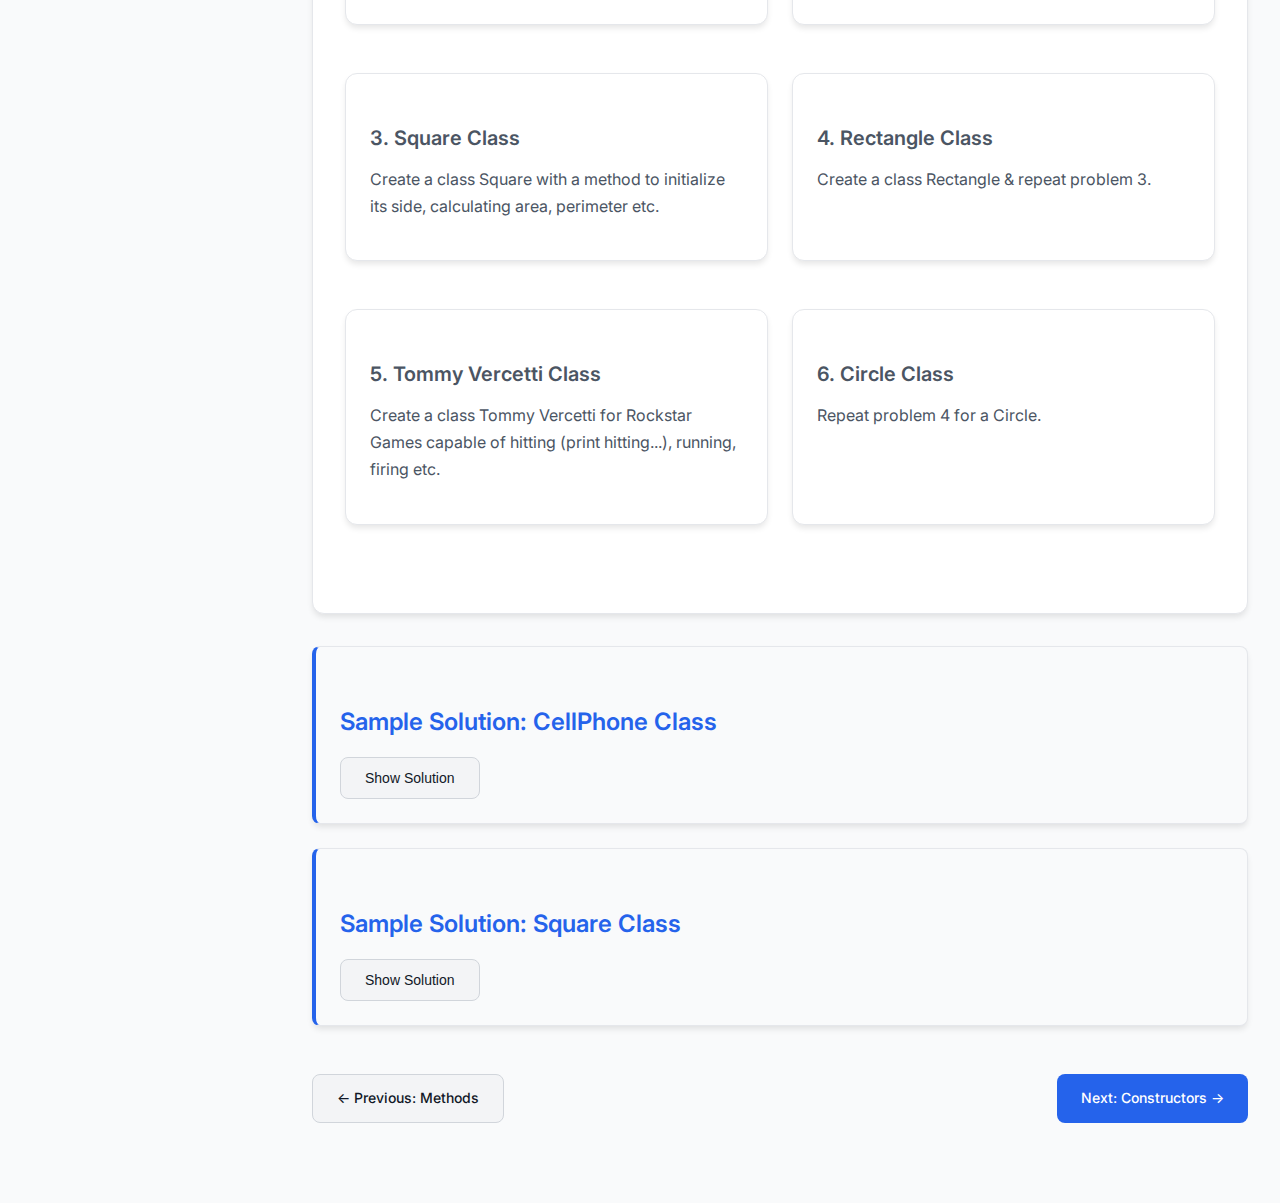
<file: chapter8.html>
<!DOCTYPE html>
<html lang="en">
<head>
    <meta charset="UTF-8">
    <meta name="viewport" content="width=device-width, initial-scale=1.0">
    <title>Chapter 8: Introduction to OOPs - Java Tutorial</title>
    <link rel="stylesheet" href="style.css">
</head>
<body>
    <nav class="topnav">
        <div class="nav-container">
            <div class="logo">Java Tutorial</div><br>
            <div class="nav-links" id="navLinks">
                 <a href="index.html">Home</a>
                <a href="chapter1.html">Variables</a>
                <a href="chapter2.html">Operators</a>
                <a href="chapter3.html">Strings</a>
                <a href="chapter4.html">Conditionals</a>
                <a href="chapter5.html">Loops</a>
                <a href="chapter6.html">Arrays</a>
                <a href="chapter7.html">Methods</a>
                <a href="chapter8.html" class="active">OOPs Intro</a>
                <a href="chapter9.html">Constructors</a>
                <a href="chapter10.html" >Inheritance</a>
                <a href="chapter11.html">Abstract & Interfaces</a>
                <a href="chapter12.html">Packages</a>
                <a href="chapter13.html">Multithreading</a>
                <a href="chapter14.html">Exceptions</a>

            </div>
            <button class="hamburger" id="hamburger" aria-label="Toggle navigation menu">
                <span></span>
                <span></span>
                <span></span>
         </button>
        </div>
    </nav>

    <aside class="sidebar" id="sidebar">
        <div class="sidebar-section">
            <div class="sidebar-title">Chapter 8 Topics</div>
            <a href="#introduction" class="active">Introduction</a>
            <a href="#oop-concepts">OOPs Concepts</a>
            <a href="#classes-objects">Classes & Objects</a>
            <a href="#modeling">Problem Modeling</a>
            <a href="#custom-class">Custom Classes</a>
            <a href="#practice">Practice Set</a>
        </div>
    </aside>

    <main class="main-content">
        <h1>Chapter 8: Introduction to OOPs</h1>
        
        <section id="introduction">
            <h2>What is Object Oriented Programming?</h2>
            <div class="definition-box">
                <p><strong>Object Oriented programming tries to map code instructions with real world making the code short and easier to understand.</strong></p>
                <p><strong>Solving a problem by creating objects is one of the most popular approaches in programming. This is called Object Oriented Programming.</strong></p>
            </div>
            
            <div class="oop-benefits grid grid-3">
                <div class="benefit-item card">
                    <h3>🔄 Code Reusability</h3>
                    <p>Write once, use multiple times through inheritance</p>
                </div>
                <div class="benefit-item card">
                    <h3>🛡️ Data Security</h3>
                    <p>Encapsulation protects data from unauthorized access</p>
                </div>
                <div class="benefit-item card">
                    <h3>🧩 Modularity</h3>
                    <p>Break complex problems into smaller, manageable parts</p>
                </div>
            </div>

            <h3>What is DRY?</h3>
            <div class="info-box">
                <p><strong>DRY stands for - Do not repeat yourself</strong></p>
                <p>It focuses on <strong>Code reusability</strong></p>
            </div>
        </section>

        <section id="oop-concepts">
            <h2>OOPs Terminology</h2>
            
            <div class="oop-concepts grid grid-2">
                <div class="concept-card card">
                    <h3>1. Abstraction</h3>
                    <p><strong>Hiding internal details (show only essential info)</strong></p>
                    <div class="example">
                        <p>📱 You use this phone without bothering about how it was made.</p>
                    </div>
                </div>
                
                <div class="concept-card card">
                    <h3>2. Encapsulation</h3>
                    <p><strong>The act of putting various components together (in a capsule)</strong></p>
                    <div class="example">
                        <p>💻 Laptop is a single entity with wifi + Speaker + Storage in a single box!</p>
                        <p>In Java, encapsulation means that sensitive data can be hidden from users.</p>
                    </div>
                </div>
                
                <div class="concept-card card">
                    <h3>3. Inheritance</h3>
                    <p><strong>The act of deriving new things from existing things</strong></p>
                    <div class="example">
                        <p>🛺 Rickshaw ⇒ E-Rickshaw</p>
                        <p>📞 Phone ⇒ Smart Phone</p>
                        <p><strong>Implements DRY!</strong></p>
                    </div>
                </div>
                
                <div class="concept-card card">
                    <h3>4. Polymorphism</h3>
                    <p><strong>One entity many forms</strong></p>
                    <div class="example">
                        <p>📱 Smartphone → Phone</p>
                        <p>📱 Smartphone → Calculator</p>
                    </div>
                </div>
            </div>
        </section>

        <section id="classes-objects">
            <h2>Classes and Objects</h2>
            
            <h3>Class</h3>
            <div class="definition-box">
                <p><strong>A class is a blueprint for creating objects.</strong></p>
                <p>Contains info to create a valid object.</p>
            </div>

            <h3>Object</h3>
            <div class="definition-box">
                <p><strong>An Object is an instantiation of a class. When a class is defined, a template (info) is defined. Memory is allocated only after object instantiation.</strong></p>
            </div>

           <div class="class-object-diagram card">
    <h3>Class vs Object Analogy</h3>
    <div class="analogy-flow-vertical">
        <div class="analogy-step">
            <h4>📋 JEE Application Form</h4>
            <p>(Class - Blueprint)</p>
        </div>

        <div class="arrow">&#8595;</div> <!-- ↓ -->

        <div class="analogy-step">
            <h4>✍️ Filled by Student</h4>
            <p>(Object Creation Process)</p>
        </div>

        <div class="arrow">&#8595;</div> <!-- ↓ -->

        <div class="analogy-step">
            <h4>📄 Application for that Student</h4>
            <p>(Object - Instance)</p>
        </div>
    </div>
</div>

        </section>

        <section id="modeling">
            <h2>How to Model a Problem in OOPs</h2>
            <div class="definition-box">
                <p><strong>We identify the following:</strong></p>
                
                    <li><strong>Noun → Class</strong> → Employee</li>
                    <li><strong>Adjective → Attributes</strong> → name, age, salary</li>
                    <li><strong>Verb → Methods</strong> → getSalary(), increment()</li>
                
            </div>

            <div class="modeling-example card">
                <h3>Example: Employee Management System</h3>
                <div class="table-container">
                    <table>
                        <thead>
                            <tr>
                                <th>Component</th>
                                <th>Type</th>
                                <th>Examples</th>
                            </tr>
                        </thead>
                        <tbody>
                            <tr>
                                <td>Employee</td>
                                <td>Class (Noun)</td>
                                <td>The main entity</td>
                            </tr>
                            <tr>
                                <td>name, age, salary</td>
                                <td>Attributes (Adjectives)</td>
                                <td>Properties of employee</td>
                            </tr>
                            <tr>
                                <td>getSalary(), increment()</td>
                                <td>Methods (Verbs)</td>
                                <td>Actions employee can perform</td>
                            </tr>
                        </tbody>
                    </table>
                </div>
            </div>

            <div class="note-box">
                <p><strong>Remember:</strong> Any real world Object = Properties + Behaviour</p>
                <p><strong>Object in OOPs = Attributes + Methods</strong></p>
            </div>
        </section>

        <section id="custom-class">
            <h2>Writing a Custom Class</h2>
            
            <h3>Basic Class Structure</h3>
            <div class="code-container">
                <div class="code-header">
                    <span class="file-name">Employee.java</span>
                    <button class="copy-btn" onclick="copyCode(this)">Copy</button>
                </div>
                <pre><code>public class Employee {
    int id;        // Attribute 1
    String name;   // Attribute 2
}</code></pre>
            </div>

            <h3>Class with Methods</h3>
            <div class="code-container">
                <div class="code-header">
                    <span class="file-name">EmployeeWithMethods.java</span>
                    <button class="copy-btn" onclick="copyCode(this)">Copy</button>
                </div>
                <pre><code>public class Employee {
    public int id;
    public String name;
    public int salary;
    
    public int getSalary() {
        return salary;
    }
    
    public void getDetails() {
        System.out.println("Employee ID: " + id);
        System.out.println("Employee Name: " + name);
        System.out.println("Employee Salary: " + salary);
    }
    
    public void setName(String newName) {
        name = newName;
    }
}</code></pre>
            </div>

            <h3>Using the Employee Class</h3>
            <div class="code-container">
                <div class="code-header">
                    <span class="file-name">EmployeeTest.java</span>
                    <button class="copy-btn" onclick="copyCode(this)">Copy</button>
                </div>
                <pre><code>public class EmployeeTest {
    public static void main(String[] args) {
        // Creating objects of Employee class
        Employee emp1 = new Employee();
        Employee emp2 = new Employee();
        
        // Setting attributes for emp1
        emp1.id = 101;
        emp1.name = "John Doe";
        emp1.salary = 50000;
        
        // Setting attributes for emp2
        emp2.id = 102;
        emp2.name = "Jane Smith";
        emp2.salary = 60000;
        
        // Using methods
        System.out.println("Employee 1 Details:");
        emp1.getDetails();
        
        System.out.println("\nEmployee 2 Details:");
        emp2.getDetails();
        
        // Modifying employee name
        emp1.setName("John Updated");
        System.out.println("\nAfter name update:");
        emp1.getDetails();
        
        // Getting salary
        System.out.println("\nEmployee 1 Salary: " + emp1.getSalary());
    }
}</code></pre>
            </div>
        </section>

        <section id="practice">
            <h2>Practice Set</h2>
            
            <div class="practice-set">
                <h3>Chapter 8 - Practice Set</h3>
                <div class="practice-problems grid grid-2">
                    <div class="problem-item card">
                        <h4>1. Employee Class</h4>
                        <p>Create a class Employee with following properties and methods:<br>
                        • Salary (property) (int)<br>
                        • getSalary (method returning int)<br>
                        • name (property) (String)<br>
                        • getName (method returning String)<br>
                        • setName (method changing name)</p>
                    </div>
                    
                    <div class="problem-item card">
                        <h4>2. CellPhone Class</h4>
                        <p>Create a class CellPhone with methods to print "ringing...", "vibrating..." etc.</p>
                    </div>
                    
                    <div class="problem-item card">
                        <h4>3. Square Class</h4>
                        <p>Create a class Square with a method to initialize its side, calculating area, perimeter etc.</p>
                    </div>
                    
                    <div class="problem-item card">
                        <h4>4. Rectangle Class</h4>
                        <p>Create a class Rectangle & repeat problem 3.</p>
                    </div>
                    
                    <div class="problem-item card">
                        <h4>5. Tommy Vercetti Class</h4>
                        <p>Create a class Tommy Vercetti for Rockstar Games capable of hitting (print hitting...), running, firing etc.</p>
                    </div>
                    
                    <div class="problem-item card">
                        <h4>6. Circle Class</h4>
                        <p>Repeat problem 4 for a Circle.</p>
                    </div>
                </div>
            </div>

            <div class="exercise card">
                <h3>Sample Solution: CellPhone Class</h3>
                <div class="solution-container">
                    <button class="btn btn-secondary show-solution-btn" onclick="toggleSolution('cellPhone')">Show Solution</button>
                    <div id="cellPhone" class="solution-code" style="display: none;">
                        <div class="code-container">
                            <div class="code-header">
                                <span class="file-name">CellPhone.java</span>
                                <button class="copy-btn" onclick="copyCode(this)">Copy</button>
                            </div>
                            <pre><code>public class CellPhone {
    public void ring() {
        System.out.println("Ringing...");
    }
    
    public void vibrate() {
        System.out.println("Vibrating...");
    }
    
    public void callFriend() {
        System.out.println("Calling friend...");
    }
    
    public static void main(String[] args) {
        CellPhone myPhone = new CellPhone();
        
        myPhone.ring();
        myPhone.vibrate();
        myPhone.callFriend();
    }
}</code></pre>
                        </div>
                    </div>
                </div>
            </div>

            <div class="exercise card">
                <h3>Sample Solution: Square Class</h3>
                <div class="solution-container">
                    <button class="btn btn-secondary show-solution-btn" onclick="toggleSolution('square')">Show Solution</button>
                    <div id="square" class="solution-code" style="display: none;">
                        <div class="code-container">
                            <div class="code-header">
                                <span class="file-name">Square.java</span>
                                <button class="copy-btn" onclick="copyCode(this)">Copy</button>
                            </div>
                            <pre><code>public class Square {
    private int side;
    
    public void setSide(int side) {
        this.side = side;
    }
    
    public int getSide() {
        return side;
    }
    
    public int area() {
        return side * side;
    }
    
    public int perimeter() {
        return 4 * side;
    }
    
    public static void main(String[] args) {
        Square sq = new Square();
        sq.setSide(5);
        
        System.out.println("Side: " + sq.getSide());
        System.out.println("Area: " + sq.area());
        System.out.println("Perimeter: " + sq.perimeter());
    }
}</code></pre>
                        </div>
                    </div>
                </div>
            </div>
        </section>

        <div class="chapter-nav">
            <a href="chapter7.html" class="btn btn-secondary">← Previous: Methods</a>
            <a href="chapter9.html" class="btn btn-primary">Next: Constructors →</a>
        </div>
    </main>

   

    <script src="script.js"></script>
</body>
</html>
</file>
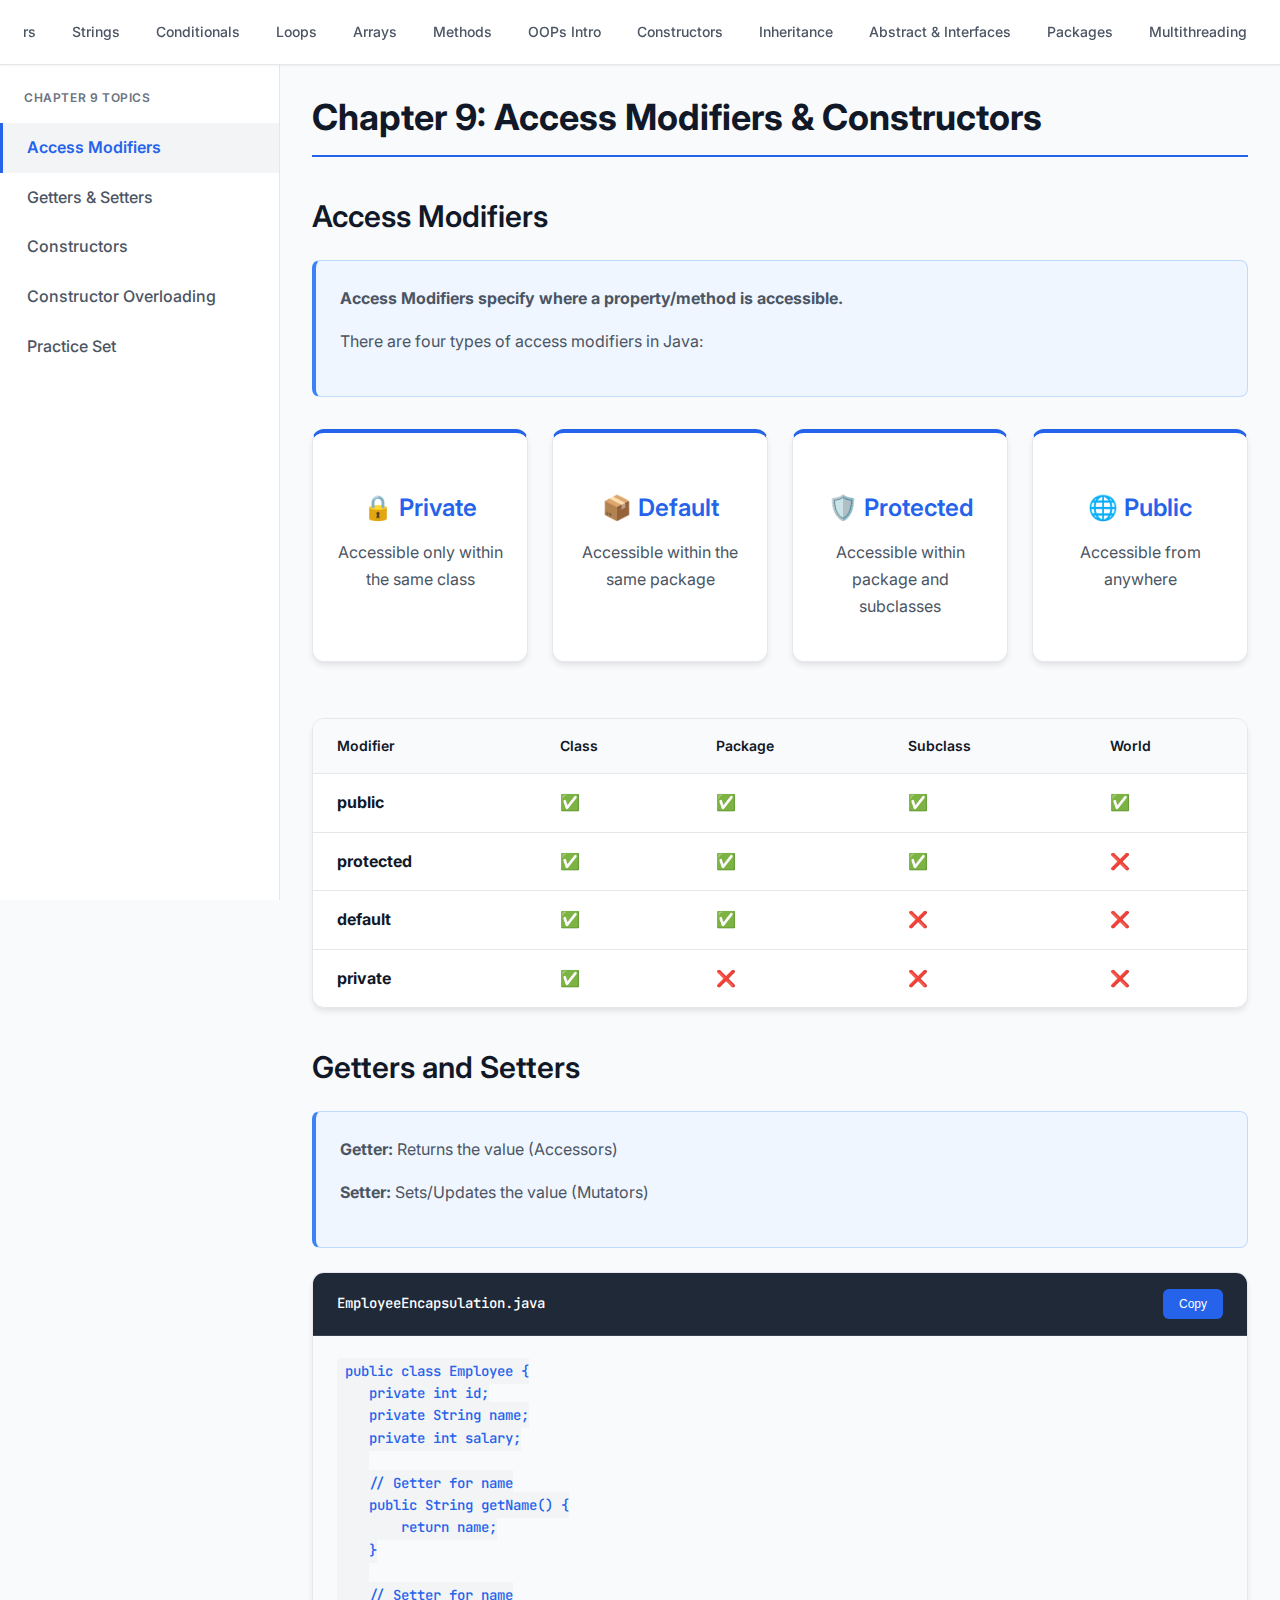
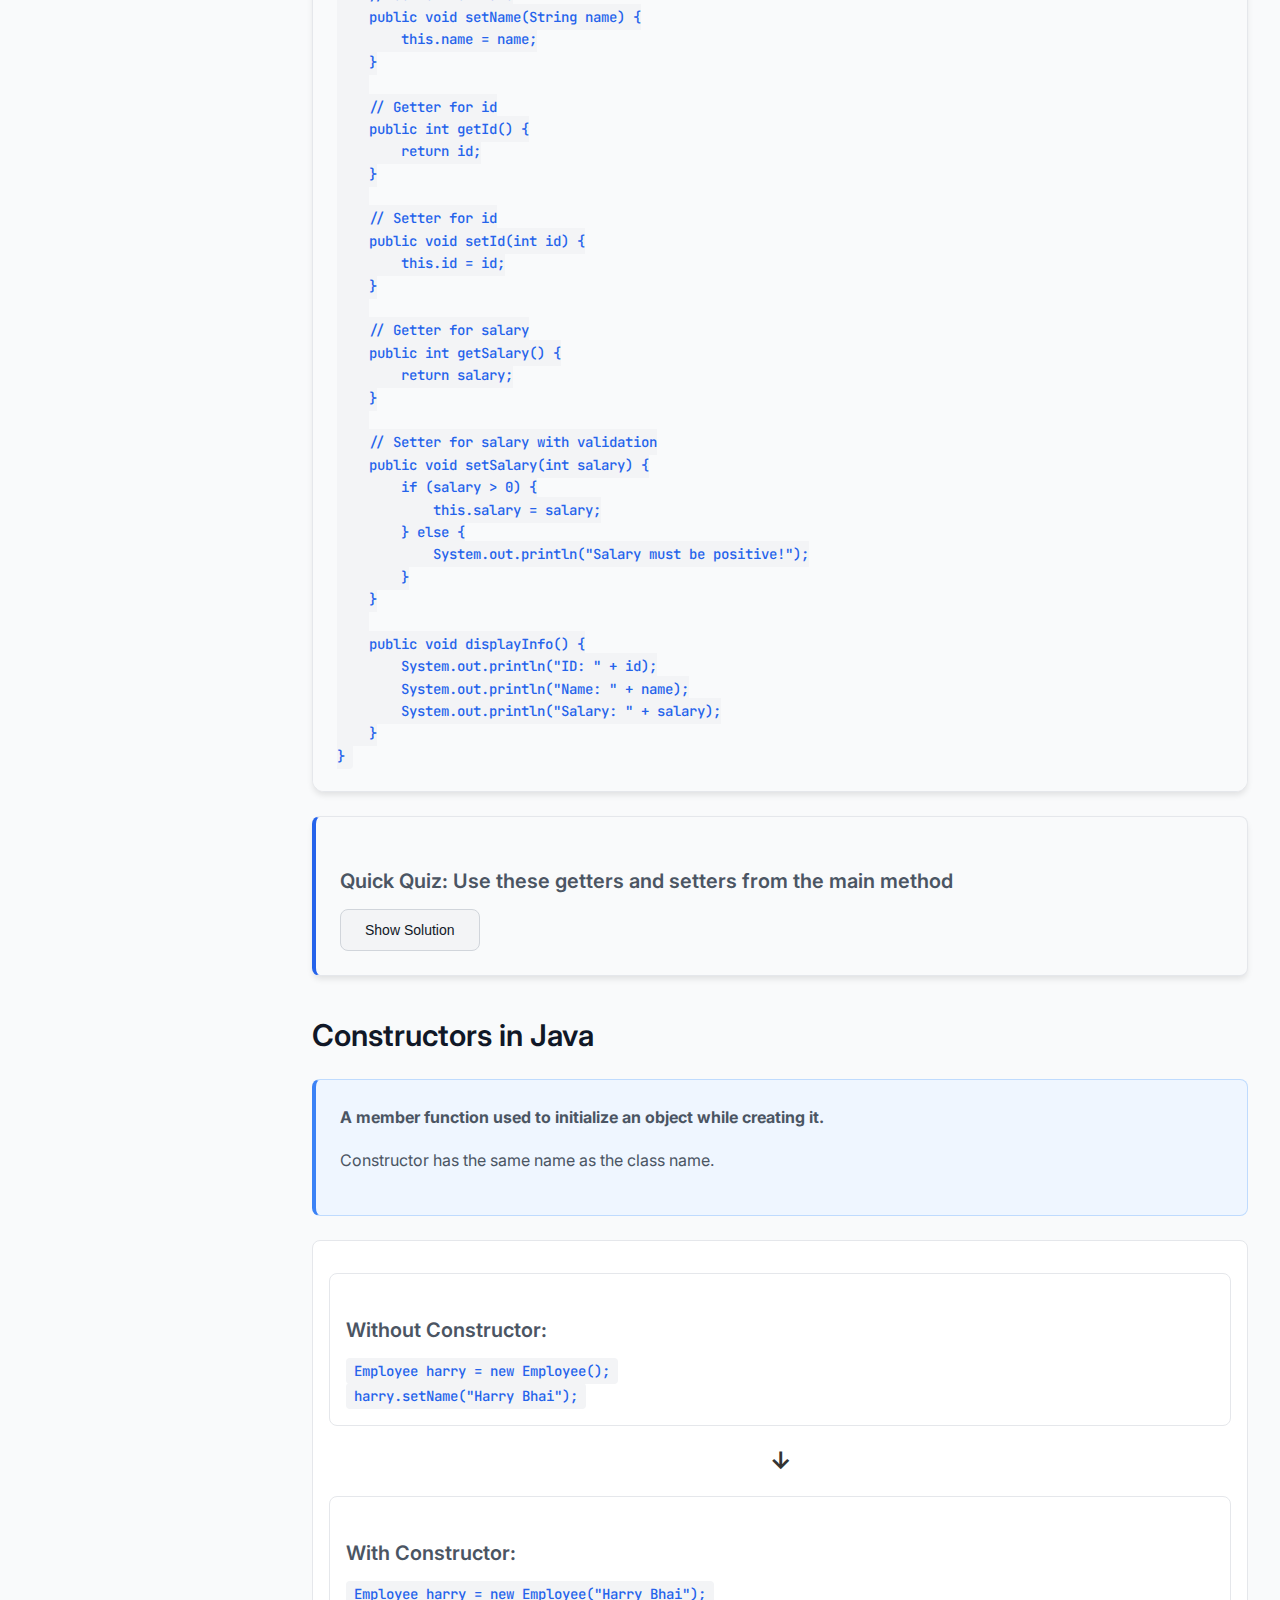
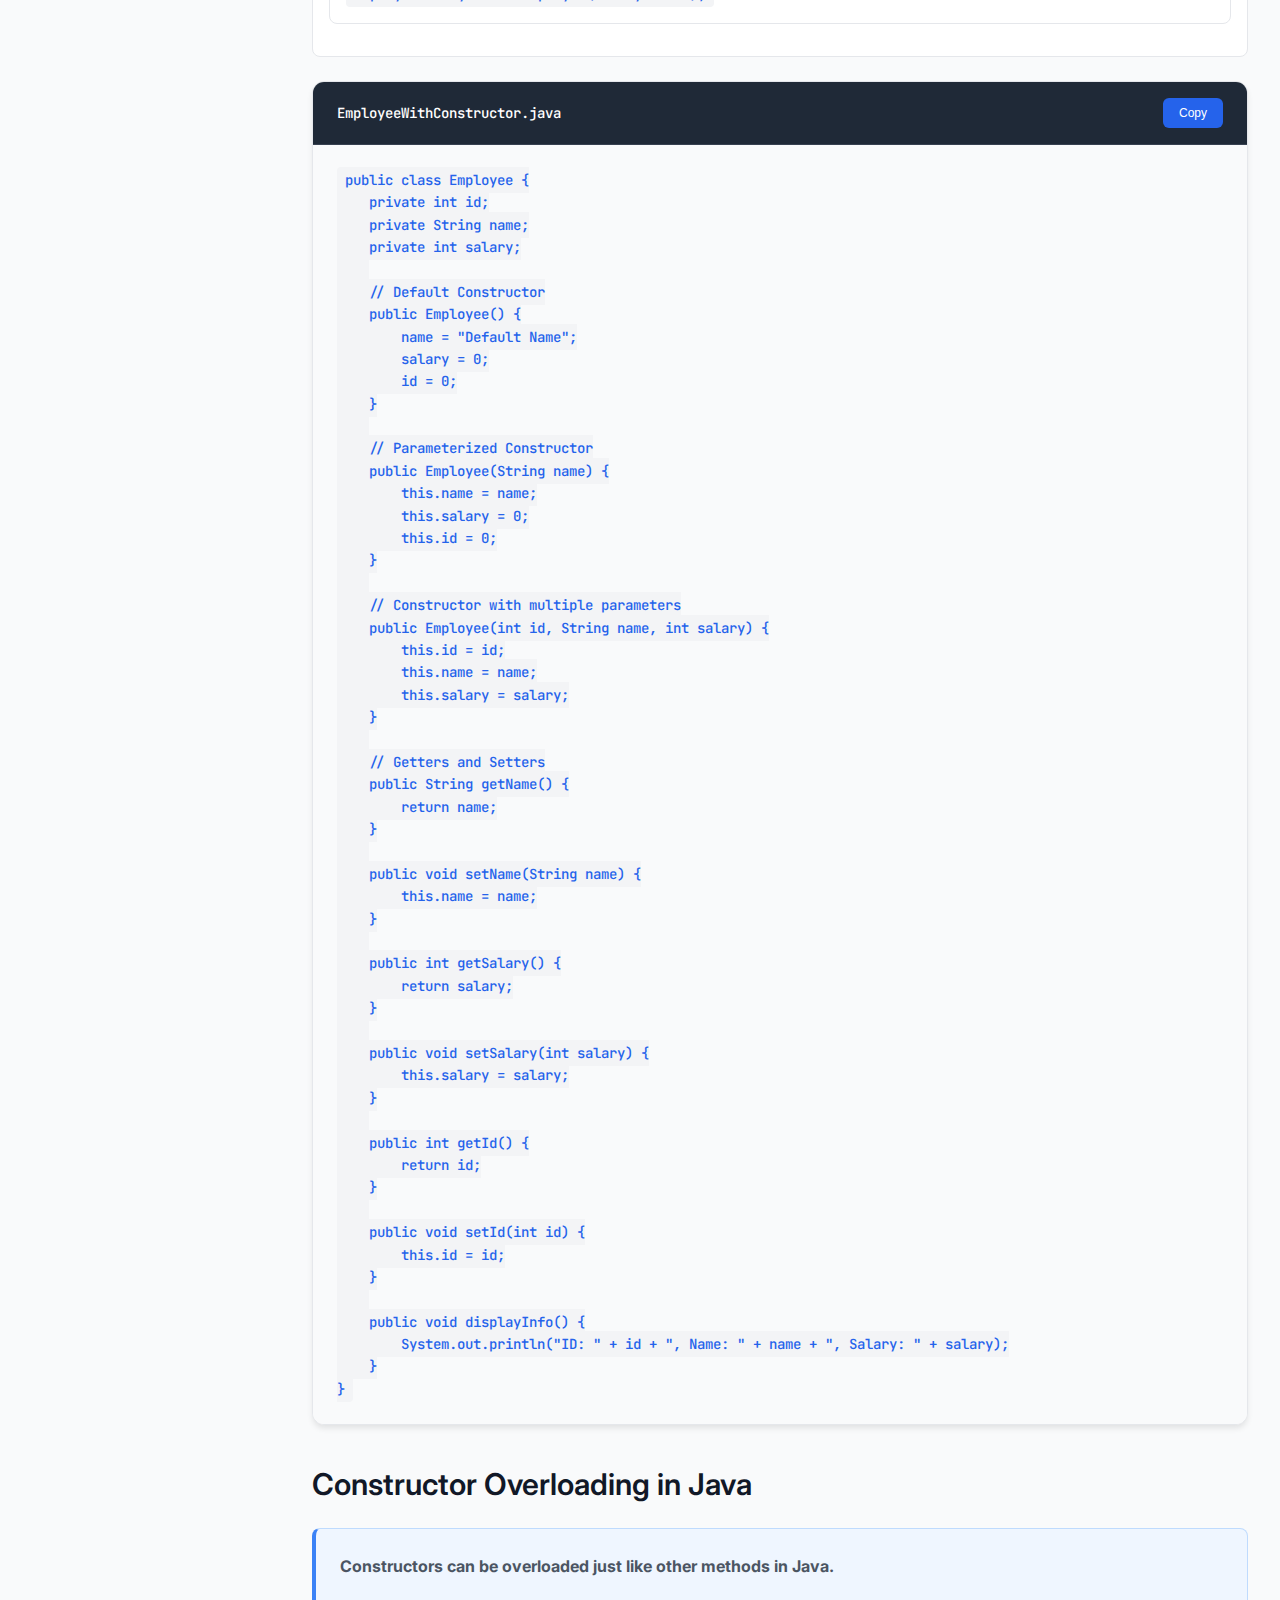
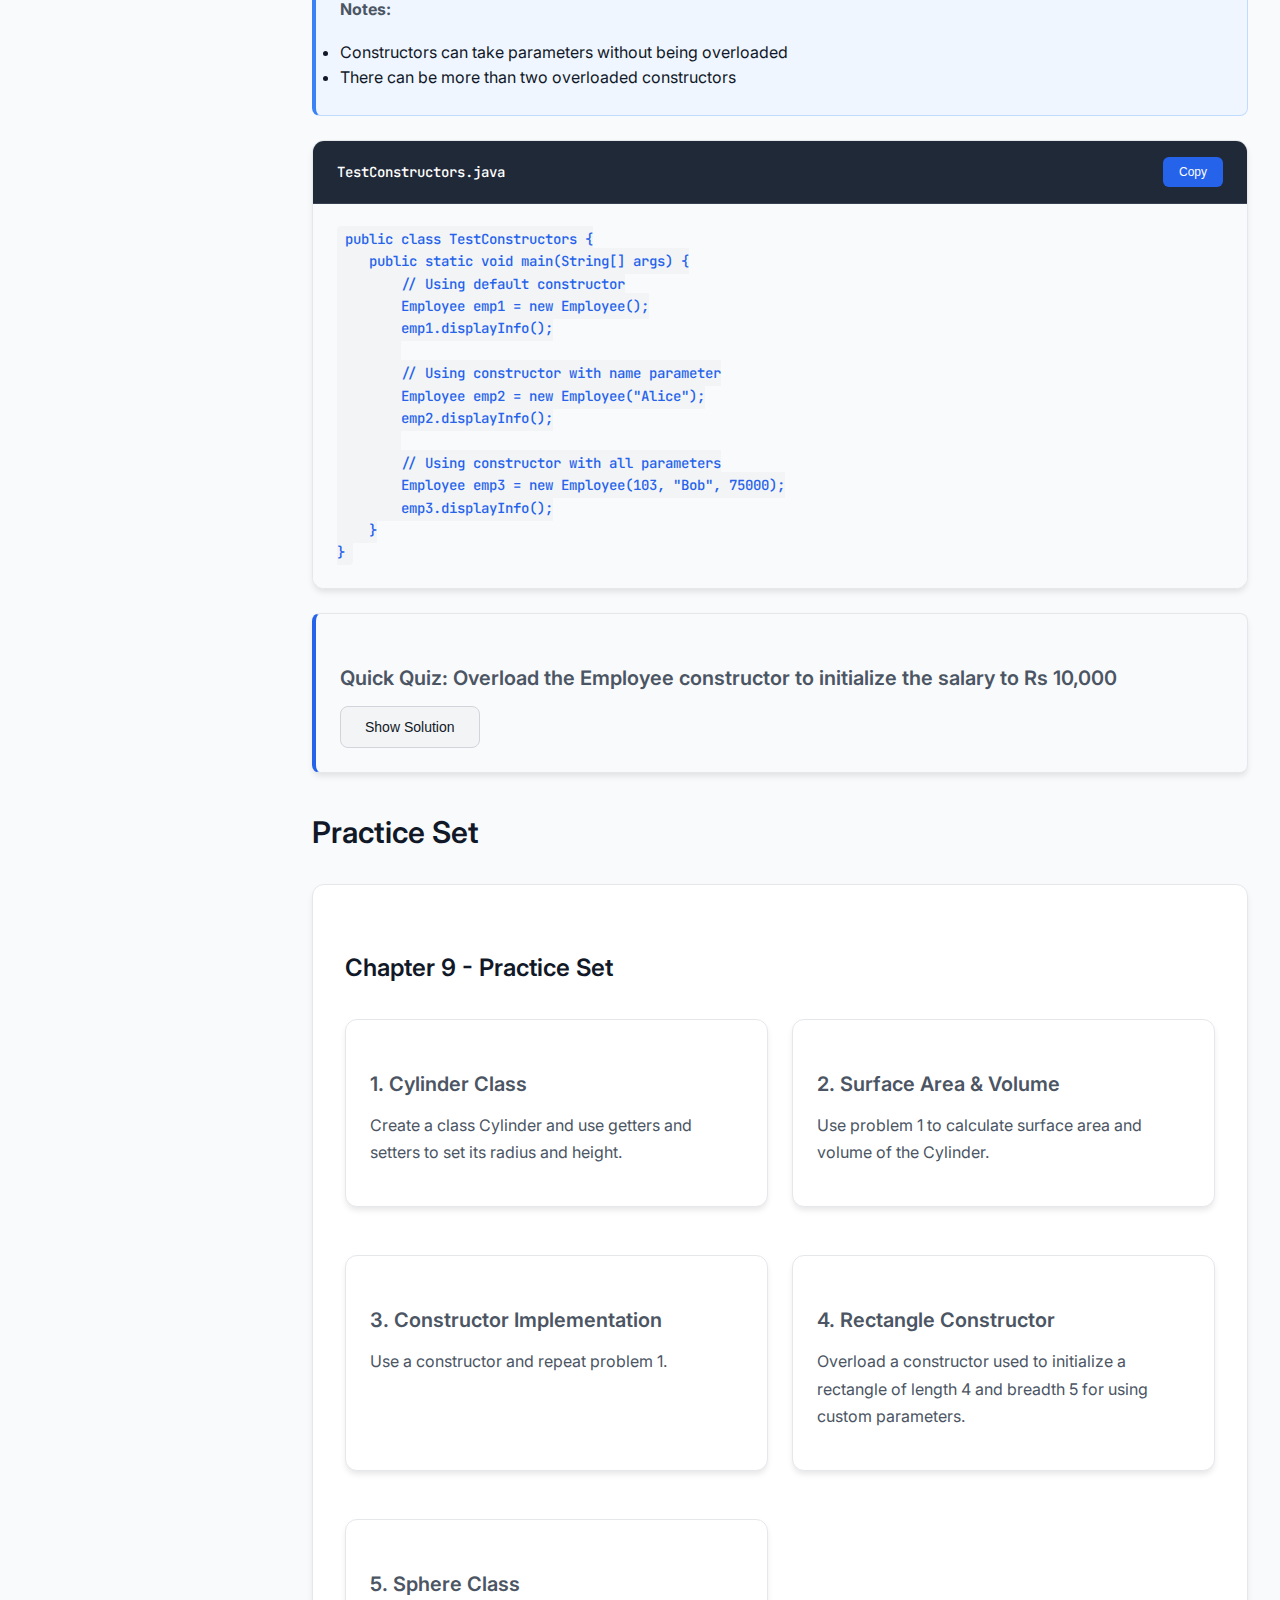
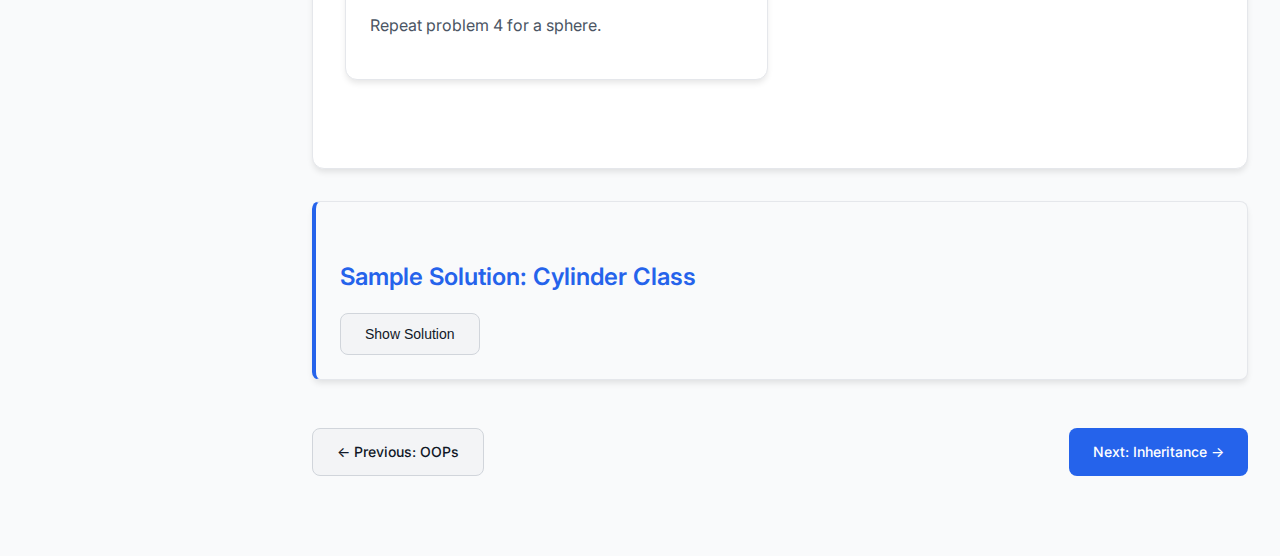
<file: chapter9.html>
<!DOCTYPE html>
<html lang="en">
<head>
    <meta charset="UTF-8">
    <meta name="viewport" content="width=device-width, initial-scale=1.0">
    <title>Chapter 9: Access Modifiers & Constructors - Java Tutorial</title>
    <link rel="stylesheet" href="style.css">
</head>
<body>
    <nav class="topnav">
        <div class="nav-container">
           <div class="logo">Java Tutorial</div><br>
            <div class="nav-links" id="navLinks">
                <a href="index.html">Home</a>
                <a href="chapter1.html">Variables</a>
                <a href="chapter2.html">Operators</a>
                <a href="chapter3.html">Strings</a>
                <a href="chapter4.html">Conditionals</a>
                <a href="chapter5.html">Loops</a>
                <a href="chapter6.html">Arrays</a>
                <a href="chapter7.html">Methods</a>
                <a href="chapter8.html">OOPs Intro</a>
                <a href="chapter9.html"  class="active">Constructors</a>
                <a href="chapter10.html">Inheritance</a>
                <a href="chapter11.html">Abstract & Interfaces</a>
                <a href="chapter12.html">Packages</a>
                <a href="chapter13.html">Multithreading</a>
                <a href="chapter14.html">Exceptions</a>

            </div>
            <button class="hamburger" id="hamburger" aria-label="Toggle navigation menu">
                <span></span>
                <span></span>
                <span></span>
            </button>
        </div>
    </nav>

    <aside class="sidebar" id="sidebar">
        <div class="sidebar-section">
            <div class="sidebar-title">Chapter 9 Topics</div>
            <a href="#access-modifiers" class="active">Access Modifiers</a>
            <a href="#getters-setters">Getters & Setters</a>
            <a href="#constructors">Constructors</a>
            <a href="#constructor-overloading">Constructor Overloading</a>
            <a href="#practice">Practice Set</a>
        </div>
    </aside>

    <main class="main-content">
        <h1>Chapter 9: Access Modifiers & Constructors</h1>
        
        <section id="access-modifiers">
            <h2>Access Modifiers</h2>
            <div class="definition-box">
                <p><strong>Access Modifiers specify where a property/method is accessible.</strong></p>
                <p>There are four types of access modifiers in Java:</p>
            </div>
            
            <div class="access-modifiers-grid grid grid-4">
                <div class="modifier-card card">
                    <h3>🔒 Private</h3>
                    <p>Accessible only within the same class</p>
                </div>
                <div class="modifier-card card">
                    <h3>📦 Default</h3>
                    <p>Accessible within the same package</p>
                </div>
                <div class="modifier-card card">
                    <h3>🛡️ Protected</h3>
                    <p>Accessible within package and subclasses</p>
                </div>
                <div class="modifier-card card">
                    <h3>🌐 Public</h3>
                    <p>Accessible from anywhere</p>
                </div>
            </div>

            <div class="table-container">
                <table>
                    <thead>
                        <tr>
                            <th>Modifier</th>
                            <th>Class</th>
                            <th>Package</th>
                            <th>Subclass</th>
                            <th>World</th>
                        </tr>
                    </thead>
                    <tbody>
                        <tr>
                            <td><strong>public</strong></td>
                            <td>✅</td>
                            <td>✅</td>
                            <td>✅</td>
                            <td>✅</td>
                        </tr>
                        <tr>
                            <td><strong>protected</strong></td>
                            <td>✅</td>
                            <td>✅</td>
                            <td>✅</td>
                            <td>❌</td>
                        </tr>
                        <tr>
                            <td><strong>default</strong></td>
                            <td>✅</td>
                            <td>✅</td>
                            <td>❌</td>
                            <td>❌</td>
                        </tr>
                        <tr>
                            <td><strong>private</strong></td>
                            <td>✅</td>
                            <td>❌</td>
                            <td>❌</td>
                            <td>❌</td>
                        </tr>
                    </tbody>
                </table>
            </div>
        </section>

        <section id="getters-setters">
            <h2>Getters and Setters</h2>
            <div class="definition-box">
                <p><strong>Getter:</strong> Returns the value (Accessors)</p>
                <p><strong>Setter:</strong> Sets/Updates the value (Mutators)</p>
            </div>

            <div class="code-container">
                <div class="code-header">
                    <span class="file-name">EmployeeEncapsulation.java</span>
                    <button class="copy-btn" onclick="copyCode(this)">Copy</button>
                </div>
                <pre><code>public class Employee {
    private int id;
    private String name;
    private int salary;
    
    // Getter for name
    public String getName() {
        return name;
    }
    
    // Setter for name
    public void setName(String name) {
        this.name = name;
    }
    
    // Getter for id
    public int getId() {
        return id;
    }
    
    // Setter for id
    public void setId(int id) {
        this.id = id;
    }
    
    // Getter for salary
    public int getSalary() {
        return salary;
    }
    
    // Setter for salary with validation
    public void setSalary(int salary) {
        if (salary > 0) {
            this.salary = salary;
        } else {
            System.out.println("Salary must be positive!");
        }
    }
    
    public void displayInfo() {
        System.out.println("ID: " + id);
        System.out.println("Name: " + name);
        System.out.println("Salary: " + salary);
    }
}</code></pre>
            </div>

            <div class="exercise card">
                <h4>Quick Quiz: Use these getters and setters from the main method</h4>
                <div class="solution-container">
                    <button class="btn btn-secondary show-solution-btn" onclick="toggleSolution('getterSetterUsage')">Show Solution</button>
                    <div id="getterSetterUsage" class="solution-code" style="display: none;">
                        <div class="code-container">
                            <div class="code-header">
                                <span class="file-name">TestEmployee.java</span>
                                <button class="copy-btn" onclick="copyCode(this)">Copy</button>
                            </div>
                            <pre><code>public class TestEmployee {
    public static void main(String[] args) {
        Employee emp = new Employee();
        
        // Using setters
        emp.setId(101);
        emp.setName("John Doe");
        emp.setSalary(50000);
        
        // Using getters
        System.out.println("Employee ID: " + emp.getId());
        System.out.println("Employee Name: " + emp.getName());
        System.out.println("Employee Salary: " + emp.getSalary());
        
        // Display all info
        emp.displayInfo();
    }
}</code></pre>
                        </div>
                    </div>
                </div>
            </div>
        </section>

        <section id="constructors">
            <h2>Constructors in Java</h2>
            <div class="definition-box">
                <p><strong>A member function used to initialize an object while creating it.</strong></p>
                <p>Constructor has the same name as the class name.</p>
            </div>

            <div class="constructor-flow">
                <div class="flow-step">
                    <h4>Without Constructor:</h4>
                    <div class="code-snippet">
                        <code>Employee harry = new Employee();</code><br>
                        <code>harry.setName("Harry Bhai");</code>
                    </div>
                </div>
              <center> <div class="arrow">↓</div> </center> 
                <div class="flow-step">
                    <h4>With Constructor:</h4>
                    <div class="code-snippet">
                        <code>Employee harry = new Employee("Harry Bhai");</code>
                    </div>
                </div>
            </div>

            <div class="code-container">
                <div class="code-header">
                    <span class="file-name">EmployeeWithConstructor.java</span>
                    <button class="copy-btn" onclick="copyCode(this)">Copy</button>
                </div>
                <pre><code>public class Employee {
    private int id;
    private String name;
    private int salary;
    
    // Default Constructor
    public Employee() {
        name = "Default Name";
        salary = 0;
        id = 0;
    }
    
    // Parameterized Constructor
    public Employee(String name) {
        this.name = name;
        this.salary = 0;
        this.id = 0;
    }
    
    // Constructor with multiple parameters
    public Employee(int id, String name, int salary) {
        this.id = id;
        this.name = name;
        this.salary = salary;
    }
    
    // Getters and Setters
    public String getName() {
        return name;
    }
    
    public void setName(String name) {
        this.name = name;
    }
    
    public int getSalary() {
        return salary;
    }
    
    public void setSalary(int salary) {
        this.salary = salary;
    }
    
    public int getId() {
        return id;
    }
    
    public void setId(int id) {
        this.id = id;
    }
    
    public void displayInfo() {
        System.out.println("ID: " + id + ", Name: " + name + ", Salary: " + salary);
    }
}</code></pre>
            </div>
        </section>

        <section id="constructor-overloading">
            <h2>Constructor Overloading in Java</h2>
            <div class="definition-box">
                <p><strong>Constructors can be overloaded just like other methods in Java.</strong></p>
                <p><strong>Notes:</strong></p>
                
                    <li>Constructors can take parameters without being overloaded</li>
                    <li>There can be more than two overloaded constructors</li>
               
            </div>

            <div class="code-container">
                <div class="code-header">
                    <span class="file-name">TestConstructors.java</span>
                    <button class="copy-btn" onclick="copyCode(this)">Copy</button>
                </div>
                <pre><code>public class TestConstructors {
    public static void main(String[] args) {
        // Using default constructor
        Employee emp1 = new Employee();
        emp1.displayInfo();
        
        // Using constructor with name parameter
        Employee emp2 = new Employee("Alice");
        emp2.displayInfo();
        
        // Using constructor with all parameters
        Employee emp3 = new Employee(103, "Bob", 75000);
        emp3.displayInfo();
    }
}</code></pre>
            </div>

            <div class="exercise card">
                <h4>Quick Quiz: Overload the Employee constructor to initialize the salary to Rs 10,000</h4>
                <div class="solution-container">
                    <button class="btn btn-secondary show-solution-btn" onclick="toggleSolution('salaryConstructor')">Show Solution</button>
                    <div id="salaryConstructor" class="solution-code" style="display: none;">
                        <div class="code-container">
                            <div class="code-header">
                                <span class="file-name">EmployeeWithSalaryConstructor.java</span>
                                <button class="copy-btn" onclick="copyCode(this)">Copy</button>
                            </div>
                            <pre><code>public class Employee {
    private int id;
    private String name;
    private int salary;
    
    // Constructor to initialize salary to Rs 10,000
    public Employee() {
        this.salary = 10000;
        this.name = "Default Name";
        this.id = 0;
    }
    
    // Constructor with name and default salary
    public Employee(String name) {
        this.name = name;
        this.salary = 10000;  // Default salary Rs 10,000
        this.id = 0;
    }
    
    // Other constructors and methods...
}</code></pre>
                        </div>
                    </div>
                </div>
            </div>
        </section>

        <section id="practice">
            <h2>Practice Set</h2>
            
            <div class="practice-set">
                <h3>Chapter 9 - Practice Set</h3>
                <div class="practice-problems grid grid-2">
                    <div class="problem-item card">
                        <h4>1. Cylinder Class</h4>
                        <p>Create a class Cylinder and use getters and setters to set its radius and height.</p>
                    </div>
                    
                    <div class="problem-item card">
                        <h4>2. Surface Area & Volume</h4>
                        <p>Use problem 1 to calculate surface area and volume of the Cylinder.</p>
                    </div>
                    
                    <div class="problem-item card">
                        <h4>3. Constructor Implementation</h4>
                        <p>Use a constructor and repeat problem 1.</p>
                    </div>
                    
                    <div class="problem-item card">
                        <h4>4. Rectangle Constructor</h4>
                        <p>Overload a constructor used to initialize a rectangle of length 4 and breadth 5 for using custom parameters.</p>
                    </div>
                    
                    <div class="problem-item card">
                        <h4>5. Sphere Class</h4>
                        <p>Repeat problem 4 for a sphere.</p>
                    </div>
                </div>
            </div>

            <div class="exercise card">
                <h3>Sample Solution: Cylinder Class</h3>
                <div class="solution-container">
                    <button class="btn btn-secondary show-solution-btn" onclick="toggleSolution('cylinder')">Show Solution</button>
                    <div id="cylinder" class="solution-code" style="display: none;">
                        <div class="code-container">
                            <div class="code-header">
                                <span class="file-name">Cylinder.java</span>
                                <button class="copy-btn" onclick="copyCode(this)">Copy</button>
                            </div>
                            <pre><code>public class Cylinder {
    private double radius;
    private double height;
    
    // Default constructor
    public Cylinder() {
        this.radius = 1.0;
        this.height = 1.0;
    }
    
    // Parameterized constructor
    public Cylinder(double radius, double height) {
        this.radius = radius;
        this.height = height;
    }
    
    // Getter for radius
    public double getRadius() {
        return radius;
    }
    
    // Setter for radius
    public void setRadius(double radius) {
        if (radius > 0) {
            this.radius = radius;
        } else {
            System.out.println("Radius must be positive!");
        }
    }
    
    // Getter for height
    public double getHeight() {
        return height;
    }
    
    // Setter for height
    public void setHeight(double height) {
        if (height > 0) {
            this.height = height;
        } else {
            System.out.println("Height must be positive!");
        }
    }
    
    // Calculate surface area
    public double surfaceArea() {
        return 2 * Math.PI * radius * (radius + height);
    }
    
    // Calculate volume
    public double volume() {
        return Math.PI * radius * radius * height;
    }
    
    public static void main(String[] args) {
        // Using default constructor
        Cylinder c1 = new Cylinder();
        System.out.println("Default Cylinder:");
        System.out.println("Surface Area: " + c1.surfaceArea());
        System.out.println("Volume: " + c1.volume());
        
        // Using parameterized constructor
        Cylinder c2 = new Cylinder(5.0, 10.0);
        System.out.println("\nCustom Cylinder:");
        System.out.println("Surface Area: " + c2.surfaceArea());
        System.out.println("Volume: " + c2.volume());
        
        // Using setters
        c1.setRadius(3.0);
        c1.setHeight(7.0);
        System.out.println("\nModified Cylinder:");
        System.out.println("Surface Area: " + c1.surfaceArea());
        System.out.println("Volume: " + c1.volume());
    }
}</code></pre>
                        </div>
                    </div>
                </div>
            </div>
        </section>

        <div class="chapter-nav">
            <a href="chapter8.html" class="btn btn-secondary">← Previous: OOPs</a>
            <a href="chapter10.html" class="btn btn-primary">Next: Inheritance →</a>
        </div>
    </main>

   

    <script src="script.js"></script>
</body>
</html>
</file>
<file: style.css>
/* ===== CLEAN & MODERN CSS ===== */
@import url("https://fonts.googleapis.com/css2?family=Inter:wght@300;400;500;600;700&family=JetBrains+Mono:wght@400;500;600&display=swap");

/* ===== CSS VARIABLES ===== */
:root {
  /* Clean Color Palette */
  --primary-blue: #2563eb;
  --primary-dark: #1d4ed8;
  --secondary-green: #059669;
  --accent-orange: #ea580c;
  --accent-purple: #7c3aed;

  /* Neutral Colors */
  --gray-50: #f9fafb;
  --gray-100: #f3f4f6;
  --gray-200: #e5e7eb;
  --gray-300: #d1d5db;
  --gray-400: #9ca3af;
  --gray-500: #6b7280;
  --gray-600: #4b5563;
  --gray-700: #374151;
  --gray-800: #1f2937;
  --gray-900: #111827;

  /* Background Colors */
  --bg-primary: #ffffff;
  --bg-secondary: #f9fafb;
  --bg-tertiary: #f3f4f6;

  /* Text Colors */
  --text-primary: #111827;
  --text-secondary: #4b5563;
  --text-muted: #6b7280;
  --text-light: #9ca3af;
  --text-white: #ffffff;

  /* Status Colors */
  --success: #10b981;
  --warning: #f59e0b;
  --error: #ef4444;
  --info: #3b82f6;

  /* Shadows */
  --shadow-sm: 0 1px 2px 0 rgba(0, 0, 0, 0.05);
  --shadow-md: 0 4px 6px -1px rgba(0, 0, 0, 0.1);
  --shadow-lg: 0 10px 15px -3px rgba(0, 0, 0, 0.1);
  --shadow-xl: 0 20px 25px -5px rgba(0, 0, 0, 0.1);

  /* Border Radius */
  --radius-sm: 0.25rem;
  --radius-md: 0.375rem;
  --radius-lg: 0.5rem;
  --radius-xl: 0.75rem;
  --radius-2xl: 1rem;

  /* Spacing */
  --space-1: 0.25rem;
  --space-2: 0.5rem;
  --space-3: 0.75rem;
  --space-4: 1rem;
  --space-5: 1.25rem;
  --space-6: 1.5rem;
  --space-8: 2rem;
  --space-10: 2.5rem;
  --space-12: 3rem;
  --space-16: 4rem;

  /* Transitions */
  --transition: all 0.2s ease-in-out;
}

/* ===== BASE STYLES ===== */
* {
  margin: 0;
  padding: 0;
  box-sizing: border-box;
}

html {
  scroll-behavior: smooth;
}

body {
  font-family: "Inter", -apple-system, BlinkMacSystemFont, "Segoe UI", sans-serif;
  line-height: 1.6;
  color: var(--text-primary);
  background-color: var(--bg-secondary);
  font-size: 16px;
}

/* ===== NAVIGATION ===== */
.topnav {
  position: fixed;
  top: 0;
  left: 0;
  right: 0;
  background: var(--bg-primary);
  border-bottom: 1px solid var(--gray-200);
  z-index: 1000;
  box-shadow: var(--shadow-sm);
}

.nav-container {
  max-width: 1400px;
  margin: 0 auto;
  padding: 0 var(--space-6);
  display: flex;
  align-items: center;
  justify-content: space-between;
  height: 64px;
}

     /* ===== HAMBURGER MENU ===== */
        .hamburger {
            display: none;
            flex-direction: column;
            cursor: pointer;
            padding: var(--space-2);
            border-radius: var(--radius-md);
            transition: var(--transition);
            z-index: 1001;
            background: transparent;
            border: none;
            width: 44px;
            height: 44px;
            justify-content: center;
            align-items: center;
        }

.hamburger span {
  width: 20px;
  height: 2px;
  background: var(--text-primary);
  margin: 2px 0;
  transition: var(--transition);
}

.hamburger.active span:nth-child(1) {
  transform: rotate(-45deg) translate(-4px, 4px);
}

.hamburger.active span:nth-child(2) {
  opacity: 0;
}

.hamburger.active span:nth-child(3) {
  transform: rotate(45deg) translate(-4px, -4px);
}

/* ===== SIDEBAR ===== */
.sidebar {
  position: fixed;
  top: 64px;
  left: 0;
  width: 280px;
  height: calc(100vh - 64px);
  background: var(--bg-primary);
  border-right: 1px solid var(--gray-200);
  overflow-y: auto;
  padding: var(--space-6) 0;
  transition: var(--transition);
  z-index: 999;
}

.sidebar::-webkit-scrollbar {
  width: 4px;
}

.sidebar::-webkit-scrollbar-track {
  background: transparent;
}

.sidebar::-webkit-scrollbar-thumb {
  background: var(--gray-300);
  border-radius: 2px;
}

.sidebar-section {
  margin-bottom: var(--space-8);
}

.sidebar-title {
  padding: 0 var(--space-6);
  font-size: 0.75rem;
  font-weight: 600;
  text-transform: uppercase;
  letter-spacing: 0.05em;
  color: var(--text-muted);
  margin-bottom: var(--space-4);
}

.sidebar a {
  display: block;
  padding: var(--space-3) var(--space-6);
  color: var(--text-secondary);
  text-decoration: none;
  font-weight: 500;
  transition: var(--transition);
  border-left: 3px solid transparent;
}

.sidebar a:hover {
  color: var(--primary-blue);
  background-color: var(--gray-50);
  border-left-color: var(--primary-blue);
}

.sidebar a.active {
  color: var(--primary-blue);
  background-color: var(--gray-100);
  border-left-color: var(--primary-blue);
  font-weight: 600;
}

/* ===== MAIN CONTENT ===== */
.main-content {
  margin-left: 280px;
  padding: var(--space-8);
  min-height: calc(100vh - 64px);
  margin-top: 64px;
  max-width: calc(100% - 280px);
  transition: var(--transition);
}

/* ===== TYPOGRAPHY ===== */
h1 {
  font-size: 2.25rem;
  font-weight: 700;
  color: var(--text-primary);
  margin-bottom: var(--space-8);
  line-height: 1.2;
  border-bottom: 2px solid var(--primary-blue);
  padding-bottom: var(--space-4);
}

h2 {
  font-size: 1.875rem;
  font-weight: 600;
  color: var(--text-primary);
  margin: var(--space-10) 0 var(--space-6);
  line-height: 1.3;
}

h3 {
  font-size: 1.5rem;
  font-weight: 600;
  color: var(--text-primary);
  margin: var(--space-8) 0 var(--space-4);
}

h4 {
  font-size: 1.25rem;
  font-weight: 600;
  color: var(--text-secondary);
  margin: var(--space-6) 0 var(--space-3);
}

p {
  font-size: 1rem;
  line-height: 1.7;
  color: var(--text-secondary);
  margin-bottom: var(--space-4);
}

/* ===== CARDS ===== */
.card {
  background: var(--bg-primary);
  border-radius: var(--radius-xl);
  padding: var(--space-6);
  box-shadow: var(--shadow-md);
  border: 1px solid var(--gray-200);
  margin-bottom: var(--space-6);
}

.intro-card {
  background: var(--bg-primary);
  border-radius: var(--radius-xl);
  padding: var(--space-8);
  box-shadow: var(--shadow-md);
  border: 1px solid var(--gray-200);
  margin-bottom: var(--space-8);
}

.hero-section {
  background: linear-gradient(135deg, var(--primary-blue) 0%, var(--primary-dark) 100%);
  color: var(--text-white);
  padding: var(--space-12) var(--space-8);
  border-radius: var(--radius-2xl);
  margin-bottom: var(--space-8);
  text-align: center;
}

.hero-section h1 {
  font-size: 3rem;
  margin-bottom: var(--space-6);
  border: none;
  padding: 0;
}

.hero-subtitle {
  font-size: 1.25rem;
  margin-bottom: var(--space-8);
  opacity: 0.9;
}

.hero-stats {
  display: grid;
  grid-template-columns: repeat(auto-fit, minmax(150px, 1fr));
  gap: var(--space-6);
  margin-top: var(--space-8);
}

.stat-item {
  text-align: center;
  padding: var(--space-6);
  background: rgba(255, 255, 255, 0.1);
  border-radius: var(--radius-xl);
  border: 1px solid rgba(255, 255, 255, 0.2);
}

.stat-number {
  display: block;
  font-size: 2rem;
  font-weight: 700;
  margin-bottom: var(--space-2);
}

.stat-label {
  font-size: 0.875rem;
  opacity: 0.8;
}

/* ===== CONTENT BOXES ===== */
.definition-box {
  background: #eff6ff;
  border: 1px solid #bfdbfe;
  border-left: 4px solid var(--info);
  border-radius: var(--radius-lg);
  padding: var(--space-6);
  margin: var(--space-6) 0;
}

.note-box {
  background: #fffbeb;
  border: 1px solid #fed7aa;
  border-left: 4px solid var(--warning);
  border-radius: var(--radius-lg);
  padding: var(--space-6);
  margin: var(--space-6) 0;
}

.info-box {
  background: #f0f9ff;
  border: 1px solid #bae6fd;
  border-left: 4px solid var(--info);
  border-radius: var(--radius-lg);
  padding: var(--space-6);
  margin: var(--space-6) 0;
}

.syntax-box {
  background: var(--gray-50);
  border: 1px solid var(--gray-200);
  border-radius: var(--radius-lg);
  padding: var(--space-6);
  margin: var(--space-6) 0;
}

.answer-box {
  background: #f0fdf4;
  border: 1px solid #bbf7d0;
  border-left: 4px solid var(--success);
  border-radius: var(--radius-lg);
  padding: var(--space-4);
  margin: var(--space-4) 0;
}

/* ===== CODE BLOCKS ===== */
.code-container {
  background: var(--bg-primary);
  border-radius: var(--radius-xl);
  overflow: hidden;
  margin: var(--space-6) 0;
  box-shadow: var(--shadow-md);
  border: 1px solid var(--gray-200);
}

.code-header {
  background: var(--gray-800);
  color: var(--text-white);
  padding: var(--space-4) var(--space-6);
  display: flex;
  justify-content: space-between;
  align-items: center;
  border-bottom: 1px solid var(--gray-700);
}

.file-name {
  font-family: "JetBrains Mono", monospace;
  font-weight: 500;
  font-size: 0.875rem;
}

.copy-btn {
  background: var(--primary-blue);
  color: var(--text-white);
  border: none;
  padding: var(--space-2) var(--space-4);
  border-radius: var(--radius-md);
  cursor: pointer;
  font-size: 0.75rem;
  font-weight: 500;
  transition: var(--transition);
}

.copy-btn:hover {
  background: var(--primary-dark);
}

pre {
  background: var(--gray-50);
  padding: var(--space-6);
  margin: 0;
  overflow-x: auto;
  font-family: "JetBrains Mono", monospace;
  font-size: 0.875rem;
  line-height: 1.6;
  color: var(--text-primary);
}

pre::-webkit-scrollbar {
  height: 6px;
}

pre::-webkit-scrollbar-track {
  background: var(--gray-200);
}

pre::-webkit-scrollbar-thumb {
  background: var(--gray-400);
  border-radius: 3px;
}

code {
  font-family: "JetBrains Mono", monospace;
  background: var(--gray-100);
  color: var(--primary-blue);
  padding: var(--space-1) var(--space-2);
  border-radius: var(--radius-sm);
  font-weight: 500;
  font-size: 0.875rem;
}

/* ===== GRIDS ===== */
.grid {
  display: grid;
  gap: var(--space-6);
  margin: var(--space-8) 0;
}

.grid-2 {
  grid-template-columns: repeat(auto-fit, minmax(300px, 1fr));
}

.grid-3 {
  grid-template-columns: repeat(auto-fit, minmax(250px, 1fr));
}

.grid-4 {
  grid-template-columns: repeat(auto-fit, minmax(200px, 1fr));
}

/* ===== TABLES ===== */
.table-container {
  background: var(--bg-primary);
  border-radius: var(--radius-xl);
  overflow: hidden;
  box-shadow: var(--shadow-md);
  border: 1px solid var(--gray-200);
  margin: var(--space-6) 0;
}

table {
  width: 100%;
  border-collapse: collapse;
}

th,
td {
  padding: var(--space-4) var(--space-6);
  text-align: left;
  border-bottom: 1px solid var(--gray-200);
}

th {
  background: var(--gray-50);
  color: var(--text-primary);
  font-weight: 600;
  font-size: 0.875rem;
}

tr:hover {
  background: var(--gray-50);
}

tr:last-child td {
  border-bottom: none;
}

/* ===== BUTTONS ===== */
.btn {
  display: inline-flex;
  align-items: center;
  justify-content: center;
  padding: var(--space-3) var(--space-6);
  font-size: 0.875rem;
  font-weight: 500;
  text-decoration: none;
  border-radius: var(--radius-lg);
  transition: var(--transition);
  cursor: pointer;
  border: none;
  gap: var(--space-2);
}

.btn-primary {
  background: var(--primary-blue);
  color: var(--text-white);
}

.btn-primary:hover {
  background: var(--primary-dark);
}

.btn-secondary {
  background: var(--gray-100);
  color: var(--text-primary);
  border: 1px solid var(--gray-300);
}

.btn-secondary:hover {
  background: var(--gray-200);
}

.btn-success {
  background: var(--success);
  color: var(--text-white);
}

.btn-success:hover {
  background: #059669;
}

/* ===== NAVIGATION BUTTONS ===== */
.chapter-nav {
  display: flex;
  justify-content: space-between;
  gap: var(--space-6);
  margin: var(--space-12) 0;
}

.nav-btn {
  flex: 1;
  text-align: center;
  padding: var(--space-4) var(--space-8);
  background: var(--primary-blue);
  color: var(--text-white);
  text-decoration: none;
  border-radius: var(--radius-lg);
  font-weight: 500;
  transition: var(--transition);
}

.nav-btn:hover {
  background: var(--primary-dark);
}

.prev-btn {
  background: var(--gray-600);
}

.prev-btn:hover {
  background: var(--gray-700);
}

/* ===== PRACTICE SECTIONS ===== */
.practice-set {
  background: var(--bg-primary);
  border-radius: var(--radius-xl);
  padding: var(--space-8);
  margin: var(--space-8) 0;
  box-shadow: var(--shadow-md);
  border: 1px solid var(--gray-200);
}

.practice-set h2 {
  text-align: center;
  margin-bottom: var(--space-8);
  color: var(--primary-blue);
}

.exercise {
  background: var(--gray-50);
  padding: var(--space-6);
  border-radius: var(--radius-lg);
  margin-bottom: var(--space-6);
  border-left: 4px solid var(--primary-blue);
}

.exercise h3 {
  color: var(--primary-blue);
  margin-bottom: var(--space-4);
}

/* ===== SPECIAL COMPONENTS ===== */
.timeline {
  position: relative;
  padding-left: var(--space-8);
}

.timeline::before {
  content: "";
  position: absolute;
  left: var(--space-4);
  top: 0;
  bottom: 0;
  width: 2px;
  background: var(--gray-300);
}

.timeline-item {
  position: relative;
  background: var(--bg-primary);
  padding: var(--space-6);
  border-radius: var(--radius-lg);
  margin-bottom: var(--space-6);
  box-shadow: var(--shadow-md);
  border: 1px solid var(--gray-200);
}

.timeline-item::before {
  content: "";
  position: absolute;
  left: calc(-1 * var(--space-8) - 4px);
  top: var(--space-6);
  width: 10px;
  height: 10px;
  background: var(--primary-blue);
  border-radius: 50%;
  border: 2px solid var(--bg-primary);
}

.timeline-year {
  display: inline-block;
  background: var(--primary-blue);
  color: var(--text-white);
  padding: var(--space-2) var(--space-4);
  border-radius: var(--radius-md);
  font-weight: 600;
  font-size: 0.875rem;
  margin-bottom: var(--space-4);
}

.process-flow {
  display: grid;
  grid-template-columns: repeat(auto-fit, minmax(200px, 1fr));
  gap: var(--space-6);
  margin: var(--space-8) 0;
}

.process-step {
  background: var(--bg-primary);
  padding: var(--space-6);
  border-radius: var(--radius-xl);
  text-align: center;
  box-shadow: var(--shadow-md);
  border: 1px solid var(--gray-200);
}

.step-icon {
  font-size: 2rem;
  margin-bottom: var(--space-4);
  display: block;
}

.step-title {
  font-weight: 600;
  color: var(--primary-blue);
  margin-bottom: var(--space-2);
}

.step-desc {
  font-size: 0.875rem;
  color: var(--text-secondary);
}

/* Default: hide the logo */
.logo {
  display: none ;
}

/* Show the logo on screens up to 768px wide (mobile) */
@media screen and (max-width: 768px) {
  .logo {
    display: block !important;
    font-size: 18px;
    font-weight: bold;
    color: #0a0909; /* Change based on your background */
    text-align: center ;
    padding: 10px 0;
   
  }
}

/* ===== RESPONSIVE DESIGN ===== */
@media (max-width: 1024px) {
  .sidebar {
    width: 260px;
  }

  .main-content {
    margin-left: 260px;
    max-width: calc(100% - 260px);
  }
  
}

@media (max-width: 768px) {
  .sidebar {
    transform: translateX(-100%);
    width: 280px;
  }

  .sidebar.active {
    transform: translateX(0);
  }

  .main-content {
    margin-left: 0;
    max-width: 100%;
    padding: var(--space-6);
  }

  .hamburger {
    display: flex;
  }

  .nav-links {
    display: none;
    position: absolute;
    top: 100%;
    left: 0;
    right: 0;
    background: var(--bg-primary);
    border-top: 1px solid var(--gray-200);
    flex-direction: column;
    padding: var(--space-4);
    gap: var(--space-2);
    box-shadow: var(--shadow-lg);
  }

  .nav-links.active {
    display: flex;
  }

  .hero-section h1 {
    font-size: 2rem;
  }

  .hero-stats {
    grid-template-columns: repeat(2, 1fr);
  }

  .grid-2,
  .grid-3,
  .grid-4 {
    grid-template-columns: 1fr;
  }

  .chapter-nav {
    flex-direction: column;
  }

  .process-flow {
    grid-template-columns: 1fr;
  }

  .timeline {
    padding-left: var(--space-6);
  }

  .timeline-item::before {
    left: calc(-1 * var(--space-6) - 4px);
  }

  h1 {
    font-size: 1.875rem;
  }

  h2 {
    font-size: 1.5rem;
  }
}

@media (max-width: 480px) {
  .main-content {
    padding: var(--space-4);
  }

  .hero-section {
    padding: var(--space-8) var(--space-4);
  }

  .hero-section h1 {
    font-size: 1.75rem;
  }

  .hero-stats {
    grid-template-columns: 1fr;
  }

  .card,
  .intro-card {
    padding: var(--space-4);
  }

  .nav-container {
    padding: 0 var(--space-4);
  }

  .code-header {
    flex-direction: column;
    gap: var(--space-2);
    text-align: center;
  }

  pre {
    padding: var(--space-4);
    font-size: 0.75rem;
  }

  th,
  td {
    padding: var(--space-3);
    font-size: 0.875rem;
  }

  h1 {
    font-size: 1.5rem;
  }

  h2 {
    font-size: 1.25rem;
  }
}

/* ===== PRINT STYLES ===== */
@media print {
  .topnav,
  .sidebar,
  .hamburger,
  .chapter-nav {
    display: none !important;
  }

  .main-content {
    margin-left: 0 !important;
    max-width: 100% !important;
    margin-top: 0 !important;
  }

  .hero-section {
    background: var(--gray-100) !important;
    color: var(--text-primary) !important;
  }

  * {
    box-shadow: none !important;
  }
}

/* ===== ACCESSIBILITY ===== */
@media (prefers-reduced-motion: reduce) {
  * {
    transition-duration: 0.01ms !important;
  }
}

*:focus {
  outline: 2px solid var(--primary-blue);
  outline-offset: 2px;
}

/* ===== UTILITY CLASSES ===== */
.text-center {
  text-align: center;
}
.text-left {
  text-align: left;
}
.text-right {
  text-align: right;
}

.mt-0 {
  margin-top: 0;
}
.mt-2 {
  margin-top: var(--space-2);
}
.mt-4 {
  margin-top: var(--space-4);
}
.mt-6 {
  margin-top: var(--space-6);
}
.mt-8 {
  margin-top: var(--space-8);
}

.mb-0 {
  margin-bottom: 0;
}
.mb-2 {
  margin-bottom: var(--space-2);
}
.mb-4 {
  margin-bottom: var(--space-4);
}
.mb-6 {
  margin-bottom: var(--space-6);
}
.mb-8 {
  margin-bottom: var(--space-8);
}

.p-0 {
  padding: 0;
}
.p-2 {
  padding: var(--space-2);
}
.p-4 {
  padding: var(--space-4);
}
.p-6 {
  padding: var(--space-6);
}
.p-8 {
  padding: var(--space-8);
}

.hidden {
  display: none;
}

.sr-only {
  position: absolute;
  width: 1px;
  height: 1px;
  padding: 0;
  margin: -1px;
  overflow: hidden;
  clip: rect(0, 0, 0, 0);
  white-space: nowrap;
  border: 0;
}
/* ===== ADDITIONAL STYLES FOR CHAPTERS 6-10 ===== */

/* Memory Diagram Styles */
.memory-diagram {
    display: flex;
    align-items: center;
    justify-content: center;
    gap: var(--space-6);
    padding: var(--space-6);
    background: var(--gray-50);
    border-radius: var(--radius-lg);
    margin: var(--space-6) 0;
}

.reference-box, .object-box {
    background: var(--bg-primary);
    border: 2px solid var(--primary-blue);
    border-radius: var(--radius-lg);
    padding: var(--space-4);
    text-align: center;
}

.array-elements {
    display: flex;
    gap: var(--space-2);
    margin: var(--space-3) 0;
}

.element {
    background: var(--gray-100);
    border: 1px solid var(--gray-300);
    padding: var(--space-2);
    border-radius: var(--radius-sm);
    font-family: "JetBrains Mono", monospace;
    font-size: 0.75rem;
}

.arrow {
    font-size: 1.5rem;
    color: var(--primary-blue);
    font-weight: bold;
}

/* Array Visualization */
.array-visualization .table-container table {
    text-align: center;
}

.array-visualization .table-container td {
    font-family: "JetBrains Mono", monospace;
    background: var(--gray-50);
}

/* Method Flow Styles */
.constructor-flow, .flow-step {
    background: var(--bg-primary);
    border: 1px solid var(--gray-200);
    border-radius: var(--radius-lg);
    padding: var(--space-4);
    margin: var(--space-4) 0;
}

.analogy-flow {
    display: flex;
    align-items: center;
    justify-content: space-between;
    gap: var(--space-4);
    flex-wrap: wrap;
}

.analogy-step {
    flex: 1;
    min-width: 150px;
    text-align: center;
    background: var(--gray-50);
    padding: var(--space-4);
    border-radius: var(--radius-lg);
    border: 1px solid var(--gray-200);
}

/* OOP Concept Cards */
.concept-card {
    border-left: 4px solid var(--primary-blue);
}

.concept-card .example {
    background: var(--gray-50);
    padding: var(--space-3);
    border-radius: var(--radius-md);
    margin-top: var(--space-3);
    font-style: italic;
}

/* Access Modifier Cards */
.modifier-card {
    text-align: center;
    border-top: 4px solid var(--primary-blue);
}

.modifier-card h3 {
    margin-bottom: var(--space-3);
    color: var(--primary-blue);
}

/* Constructor Execution Flow */
.execution-flow {
    display: flex;
    flex-direction: column;
    gap: var(--space-4);
    align-items: center;
}

.flow-item {
    display: flex;
    align-items: center;
    gap: var(--space-4);
    background: var(--gray-50);
    padding: var(--space-4);
    border-radius: var(--radius-lg);
    width: 100%;
    max-width: 400px;
}

.step-number {
    background: var(--primary-blue);
    color: var(--text-white);
    width: 30px;
    height: 30px;
    border-radius: 50%;
    display: flex;
    align-items: center;
    justify-content: center;
    font-weight: bold;
    flex-shrink: 0;
}

.step-content h4 {
    margin: 0 0 var(--space-2) 0;
    color: var(--primary-blue);
}

.step-content p {
    margin: 0;
    font-size: 0.875rem;
}

/* Inheritance Hierarchy */
.hierarchy-examples {
    gap: var(--space-8);
}

.tree {
    text-align: center;
    padding: var(--space-4);
}

.parent {
    background: var(--primary-blue);
    color: var(--text-white);
    padding: var(--space-3) var(--space-6);
    border-radius: var(--radius-lg);
    margin-bottom: var(--space-4);
    font-weight: 600;
}

.children {
    display: flex;
    justify-content: center;
    gap: var(--space-4);
}

.child {
    background: var(--secondary-green);
    color: var(--text-white);
    padding: var(--space-2) var(--space-4);
    border-radius: var(--radius-md);
    font-weight: 500;
    font-size: 0.875rem;
}

/* Dynamic Dispatch Scenarios */
.scenarios {
    display: grid;
    grid-template-columns: repeat(auto-fit, minmax(250px, 1fr));
    gap: var(--space-6);
    margin-top: var(--space-4);
}

.scenario {
    background: var(--gray-50);
    padding: var(--space-4);
    border-radius: var(--radius-lg);
    border-left: 4px solid var(--primary-blue);
}

.scenario h4 {
    margin-bottom: var(--space-3);
    color: var(--primary-blue);
}

.scenario code {
    display: block;
    margin: var(--space-2) 0;
    background: var(--bg-primary);
    padding: var(--space-2);
    border-radius: var(--radius-sm);
}

/* Keywords Grid */
.keywords-grid {
    margin: var(--space-8) 0;
}

.keyword-category h3 {
    color: var(--primary-blue);
    margin-bottom: var(--space-4);
    text-align: center;
}

.keyword-list {
    display: flex;
    flex-wrap: wrap;
    gap: var(--space-2);
    justify-content: center;
}

.keyword {
    background: var(--primary-blue);
    color: var(--text-white);
    padding: var(--space-1) var(--space-3);
    border-radius: var(--radius-md);
    font-family: "JetBrains Mono", monospace;
    font-size: 0.75rem;
    font-weight: 500;
}

/* Variable Rules */
.rules-grid {
    margin: var(--space-6) 0;
}

.rule-item.valid {
    border-left: 4px solid var(--success);
}

.rule-item.invalid {
    border-left: 4px solid var(--error);
}

.rule-item h4 {
    margin-bottom: var(--space-3);
}

.rule-item.valid h4 {
    color: var(--success);
}

.rule-item.invalid h4 {
    color: var(--error);
}

/* Data Type Hierarchy */
.data-type-hierarchy {
    text-align: center;
    padding: var(--space-6);
}

.type-branches {
    margin-top: var(--space-4);
}

.type-branch {
    background: var(--gray-50);
    padding: var(--space-4);
    border-radius: var(--radius-lg);
    border-top: 3px solid var(--primary-blue);
}

.type-branch h5 {
    color: var(--primary-blue);
    margin-bottom: var(--space-2);
    font-weight: 600;
}

.type-branch span {
    font-family: "JetBrains Mono", monospace;
    font-size: 0.875rem;
    color: var(--text-secondary);
}

/* Literals Examples */
.literals-examples ul {
    list-style: none;
    padding: 0;
}

.literals-examples li {
    background: var(--gray-50);
    padding: var(--space-3);
    margin: var(--space-2) 0;
    border-radius: var(--radius-md);
    border-left: 3px solid var(--primary-blue);
    font-family: "JetBrains Mono", monospace;
}

/* Scanner Methods Table */
.scanner-methods .table-container {
    margin-top: var(--space-4);
}

.scanner-setup {
    margin: var(--space-6) 0;
}

/* Installation Guide */
.installation-guide {
    margin: var(--space-8) 0;
}

.install-step {
    display: flex;
    gap: var(--space-6);
    margin: var(--space-8) 0;
    align-items: flex-start;
}

.step-number {
    background: var(--primary-blue);
    color: var(--text-white);
    width: 40px;
    height: 40px;
    border-radius: 50%;
    display: flex;
    align-items: center;
    justify-content: center;
    font-weight: bold;
    font-size: 1.25rem;
    flex-shrink: 0;
}

.step-content {
    flex: 1;
}

.step-content h3 {
    margin-bottom: var(--space-4);
    color: var(--primary-blue);
}

/* Compilation Steps */
.compilation-steps {
    margin: var(--space-6) 0;
}

.step-list {
    display: flex;
    flex-direction: column;
    gap: var(--space-4);
}

.run-step {
    display: flex;
    align-items: center;
    gap: var(--space-4);
    background: var(--gray-50);
    padding: var(--space-4);
    border-radius: var(--radius-lg);
}

.step-num {
    background: var(--secondary-green);
    color: var(--text-white);
    width: 24px;
    height: 24px;
    border-radius: 50%;
    display: flex;
    align-items: center;
    justify-content: center;
    font-weight: bold;
    font-size: 0.875rem;
    flex-shrink: 0;
}

.step-detail {
    flex: 1;
}

.step-detail strong {
    color: var(--primary-blue);
    margin-right: var(--space-2);
}

/* Course Modules */
.course-modules {
    margin: var(--space-8) 0;
}

.module-card {
    background: var(--bg-primary);
    border-radius: var(--radius-xl);
    padding: var(--space-6);
    box-shadow: var(--shadow-md);
    border: 1px solid var(--gray-200);
    transition: var(--transition);
    position: relative;
    overflow: hidden;
}

.module-card:hover {
    transform: translateY(-4px);
    box-shadow: var(--shadow-lg);
}

.module-number {
    position: absolute;
    top: -10px;
    right: -10px;
    background: var(--primary-blue);
    color: var(--text-white);
    width: 50px;
    height: 50px;
    border-radius: 50%;
    display: flex;
    align-items: center;
    justify-content: center;
    font-weight: bold;
    font-size: 1.25rem;
}

.module-content h3 {
    color: var(--primary-blue);
    margin-bottom: var(--space-3);
    margin-top: var(--space-2);
}

.module-content p {
    margin-bottom: var(--space-4);
    color: var(--text-secondary);
}

/* CTA Section */
.cta-section {
    background: linear-gradient(135deg, var(--primary-blue) 0%, var(--primary-dark) 100%);
    color: var(--text-white);
    padding: var(--space-12) var(--space-8);
    border-radius: var(--radius-2xl);
    text-align: center;
    margin: var(--space-12) 0;
}

.cta-section h2 {
    color: var(--text-white);
    margin-bottom: var(--space-4);
}

.cta-section p {
    color: var(--text-white);
    opacity: 0.9;
    margin-bottom: var(--space-6);
    font-size: 1.125rem;
}

.btn-large {
    padding: var(--space-4) var(--space-8);
    font-size: 1.125rem;
}

/* Footer Styles */
/* .footer {
    background: var(--gray-800);
    color: var(--text-white);
    padding: var(--space-12) 0 var(--space-6);
    margin-top: var(--space-16);
}

.footer-content {
    max-width: 1200px;
    margin: 0 auto;
    padding: 0 var(--space-6);
    display: grid;
    grid-template-columns: repeat(auto-fit, minmax(250px, 1fr));
    gap: var(--space-8);
}

.footer-section h3 {
    color: var(--text-white);
    margin-bottom: var(--space-4);
}

.footer-section p {
    color: var(--gray-300);
    margin-bottom: var(--space-4);
}

.footer-section ul {
    list-style: none;
    padding: 0;
}

.footer-section ul li {
    margin-bottom: var(--space-2);
}

.footer-section ul li a {
    color: var(--gray-300);
    text-decoration: none;
    transition: var(--transition);
}

.footer-section ul li a:hover {
    color: var(--text-white);
}

.footer-bottom {
    border-top: 1px solid var(--gray-700);
    margin-top: var(--space-8);
    padding-top: var(--space-6);
    text-align: center;
}

.footer-bottom p {
    color: var(--gray-400);
    margin: 0;
} */


/* ===== SCROLLABLE NAVIGATION LINKS ===== */
.nav-wrapper {
  flex: 1;
  display: flex;
  justify-content: center;
  align-items: center;
  position: relative;
  max-width: 800px;
  margin: 0 var(--space-6);
}

.nav-scroll-container {
  position: relative;
  width: 100%;
  overflow: hidden;
  border-radius: var(--radius-lg);
  background: var(--gray-50);
  padding: var(--space-1);
}

.nav-links {
  display: flex;
  list-style: none;
  gap: var(--space-1);
  margin: 0;
  padding: 0;
  overflow-x: auto;
  scroll-behavior: smooth;
  scrollbar-width: none;
  -ms-overflow-style: none;
  transition: var(--transition-fast);
}

.nav-links::-webkit-scrollbar {
  display: none;
}

.nav-links a {
  display: flex;
  align-items: center;
  padding: var(--space-2) var(--space-4);
  color: var(--text-secondary);
  text-decoration: none;
  font-weight: 500;
  font-size: 0.875rem;
  border-radius: var(--radius-md);
  transition: var(--transition-fast);
  white-space: nowrap;
  position: relative;
  min-width: fit-content;
}

.nav-links a::before {
  content: '';
  position: absolute;
  top: 0;
  left: 0;
  right: 0;
  bottom: 0;
  background: var(--primary-blue);
  border-radius: var(--radius-md);
  opacity: 0;
  transform: scale(0.8);
  transition: var(--transition-fast);
  z-index: -1;
}

.nav-links a:hover::before {
  opacity: 0.1;
  transform: scale(1);
}

.nav-links a:hover {
  color: var(--primary-blue);
  transform: translateY(-1px);
}



.nav-links a.active::before {
  opacity: 0;
}
/* ===== ENHANCED MOBILE RESPONSIVE DESIGN ===== */

        @media (max-width: 480px) {
            .nav-container {
                height: 56px;
                padding: 0 var(--space-4);
            }

            .sidebar {
                top: 56px;
                height: calc(100vh - 56px);
            }

            .main-content {
                margin-top: 56px;
                padding: var(--space-3);
            }

            .logo {
                font-size: 1.25rem;
            }
        }
/* Large tablets and small desktops */
@media (max-width: 1200px) {
  .nav-container {
    padding: 0 var(--space-4);
  }
  
  .sidebar {
    width: 260px;
  }

  .main-content {
    margin-left: 260px;
    max-width: calc(100% - 260px);
    padding: var(--space-6);
  }
  
  .grid-4 {
    grid-template-columns: repeat(auto-fit, minmax(180px, 1fr));
  }
}

/* Tablets */
@media (max-width: 1024px) {
  .nav-container {
    padding: 0 var(--space-4);
  }
  
  .sidebar {
    width: 240px;
  }

  .main-content {
    margin-left: 240px;
    max-width: calc(100% - 240px);
    padding: var(--space-5);
  }
  
  .grid-2 {
    grid-template-columns: 1fr;
  }
  
  .grid-3 {
    grid-template-columns: repeat(auto-fit, minmax(200px, 1fr));
  }
  
  .grid-4 {
    grid-template-columns: repeat(auto-fit, minmax(160px, 1fr));
  }
  
  .hero-section {
    padding: var(--space-10) var(--space-6);
  }
  
  .hero-section h1 {
    font-size: 2.5rem;
  }
  
  .module-card {
    padding: var(--space-5);
  }
  
  .module-number {
    width: 50px;
    height: 50px;
    font-size: 1.125rem;
  }
}

/* Small tablets and large phones */
@media (max-width: 768px) {
  /* Navigation */
  .nav-container {
    height: 60px;
    padding: 0 var(--space-3);
  }
  
  .logo {
    font-size: 1.25rem;
  }
  
  .nav-links {
    display: none;
    position: absolute;
    top: 100%;
    left: 0;
    right: 0;
    background: var(--bg-primary);
    border-top: 1px solid var(--gray-200);
    flex-direction: column;
    padding: var(--space-4);
    gap: var(--space-2);
    box-shadow: var(--shadow-lg);
    z-index: 1001;
  }

  .nav-links.active {
    display: flex;
  }
  
  .nav-links a {
    padding: var(--space-3) var(--space-4);
    border-radius: var(--radius-lg);
    text-align: center;
  }

  .hamburger {
    display: flex;
  }

  /* Sidebar */
  .sidebar {
    transform: translateX(-100%);
    width: 280px;
    top: 60px;
    height: calc(100vh - 60px);
    z-index: 1000;
  }

  .sidebar.active {
    transform: translateX(0);
  }

  /* Main content */
  .main-content {
    margin-left: 0;
    max-width: 100%;
    margin-top: 60px;
    padding: var(--space-4);
  }

  /* Typography */
  h1 {
    font-size: 1.75rem;
    margin-bottom: var(--space-6);
  }

  h2 {
    font-size: 1.5rem;
    margin: var(--space-8) 0 var(--space-4);
  }

  h3 {
    font-size: 1.25rem;
    margin: var(--space-6) 0 var(--space-3);
  }

  /* Hero section */
  .hero-section {
    padding: var(--space-8) var(--space-4);
    margin-bottom: var(--space-6);
  }

  .hero-section h1 {
    font-size: 2rem;
    border: none;
    padding: 0;
  }

  .hero-stats {
    grid-template-columns: repeat(2, 1fr);
    gap: var(--space-4);
  }

  /* Cards and content */
  .card,
  .intro-card {
    padding: var(--space-4);
    margin-bottom: var(--space-4);
  }

  .module-card {
    padding: var(--space-4);
    margin-bottom: var(--space-4);
  }

  .module-number {
    position: static;
    width: 40px;
    height: 40px;
    font-size: 1rem;
    margin-bottom: var(--space-3);
    margin-left: auto;
    margin-right: auto;
  }

  .module-content {
    text-align: center;
    padding-top: 0;
  }

  /* Grids */
  .grid-2,
  .grid-3,
  .grid-4 {
    grid-template-columns: 1fr;
    gap: var(--space-4);
  }

  /* Code blocks */
  .code-header {
    flex-direction: column;
    gap: var(--space-2);
    text-align: center;
    padding: var(--space-3);
  }

  pre {
    padding: var(--space-4);
    font-size: 0.8rem;
    overflow-x: auto;
  }

  /* Tables */
  .table-container {
    overflow-x: auto;
  }

  th,
  td {
    padding: var(--space-2) var(--space-3);
    font-size: 0.875rem;
    white-space: nowrap;
  }

  /* Navigation buttons */
  .chapter-nav {
    flex-direction: column;
    gap: var(--space-3);
  }

  /* Keywords and other grids */
  .keyword-list {
    gap: var(--space-1);
    justify-content: center;
  }

  .keyword {
    font-size: 0.7rem;
    padding: var(--space-1) var(--space-2);
  }

  /* Process flow */
  .process-flow {
    grid-template-columns: 1fr;
    gap: var(--space-4);
  }

  /* Timeline */
  .timeline {
    padding-left: var(--space-6);
  }

  .timeline-item::before {
    left: calc(-1 * var(--space-6) - 4px);
  }

  /* Installation steps */
  .install-step {
    flex-direction: column;
    gap: var(--space-4);
    text-align: center;
  }

  .step-number {
    align-self: center;
  }

  /* Practice sections */
  .practice-problems {
    grid-template-columns: 1fr;
  }

  /* Footer adjustments */
  .footer-content {
    grid-template-columns: 1fr;
    gap: var(--space-6);
    text-align: center;
  }

  .footer-bottom-content {
    flex-direction: column;
    text-align: center;
    gap: var(--space-3);
  }
}

/* Mobile phones */
@media (max-width: 480px) {
  /* Navigation */
  .nav-container {
    height: 56px;
    padding: 0 var(--space-2);
  }
  
  .logo {
    font-size: 1.125rem;
  }

  /* Sidebar */
  .sidebar {
    top: 56px;
    height: calc(100vh - 56px);
    width: 100%;
    padding: var(--space-4) 0;
  }

  /* Main content */
  .main-content {
    margin-top: 56px;
    padding: var(--space-3);
  }

  /* Typography */
  h1 {
    font-size: 1.5rem;
    margin-bottom: var(--space-4);
  }

  h2 {
    font-size: 1.25rem;
    margin: var(--space-6) 0 var(--space-3);
  }

  h3 {
    font-size: 1.125rem;
    margin: var(--space-4) 0 var(--space-2);
  }

  /* Hero section */
  .hero-section {
    padding: var(--space-6) var(--space-3);
  }

  .hero-section h1 {
    font-size: 1.75rem;
  }

  .hero-stats {
    grid-template-columns: 1fr;
    gap: var(--space-3);
  }

  /* Cards */
  .card,
  .intro-card,
  .module-card {
    padding: var(--space-3);
    margin-bottom: var(--space-3);
  }

  /* Code blocks */
  pre {
    padding: var(--space-3);
    font-size: 0.75rem;
    line-height: 1.4;
  }

  .code-header {
    padding: var(--space-2);
  }

  .file-name {
    font-size: 0.75rem;
  }

  .copy-btn {
    padding: var(--space-1) var(--space-2);
    font-size: 0.7rem;
  }

  /* Tables */
  th,
  td {
    padding: var(--space-1) var(--space-2);
    font-size: 0.8rem;
  }

  /* Buttons */
  .btn {
    padding: var(--space-2) var(--space-4);
    font-size: 0.8rem;
  }

  .btn-large {
    padding: var(--space-3) var(--space-6);
    font-size: 1rem;
  }

  /* Keywords */
  .keyword {
    font-size: 0.65rem;
    padding: 2px var(--space-1);
  }

  /* Array elements */
  .array-elements {
    flex-wrap: wrap;
    gap: var(--space-1);
  }

  .element {
    font-size: 0.65rem;
    padding: var(--space-1);
  }

  /* Step lists */
  .step-list {
    gap: var(--space-2);
  }

  .run-step {
    flex-direction: column;
    text-align: center;
    gap: var(--space-2);
    padding: var(--space-3);
  }

  /* CTA section */
  .cta-section {
    padding: var(--space-6) var(--space-3);
  }

  /* Definition and info boxes */
  .definition-box,
  .note-box,
  .info-box {
    padding: var(--space-4);
    margin: var(--space-4) 0;
  }

  /* Sidebar improvements */
  .sidebar-title {
    padding: 0 var(--space-4);
    font-size: 0.7rem;
  }

  .sidebar a {
    padding: var(--space-2) var(--space-4);
    font-size: 0.9rem;
  }
}

/* Extra small devices */
@media (max-width: 360px) {
  .nav-container {
    padding: 0 var(--space-1);
  }
  
  .main-content {
    padding: var(--space-2);
  }
  
  .hero-section {
    padding: var(--space-4) var(--space-2);
  }
  
  .card,
  .intro-card,
  .module-card {
    padding: var(--space-2);
  }
  
  pre {
    font-size: 0.7rem;
    padding: var(--space-2);
  }
  
  h1 {
    font-size: 1.375rem;
  }
  
  h2 {
    font-size: 1.125rem;
  }
}

/* Landscape orientation fixes */
@media (max-height: 500px) and (orientation: landscape) {
  .sidebar {
    height: calc(100vh - 56px);
    overflow-y: auto;
  }
  
  .main-content {
    min-height: calc(100vh - 56px);
  }
  
  .hero-section {
    padding: var(--space-4) var(--space-3);
  }
}

/* High DPI displays */
@media (-webkit-min-device-pixel-ratio: 2), (min-resolution: 192dpi) {
  .module-number,
  .step-number {
    border: 2px solid var(--bg-primary);
  }
}

/* Touch device optimizations */
@media (hover: none) and (pointer: coarse) {
  .btn,
  .nav-links a,
  .sidebar a {
    min-height: 44px;
    display: flex;
    align-items: center;
    justify-content: center;
  }
  
  .copy-btn {
    min-height: 40px;
    min-width: 60px;
  }
  
  .hamburger {
    min-height: 44px;
    min-width: 44px;
  }
}

/* Dark mode adjustments for mobile */
@media (prefers-color-scheme: dark) and (max-width: 768px) {
  .nav-links {
    background: var(--gray-900);
    border-top-color: var(--gray-700);
  }
  
  .sidebar {
    background: var(--gray-900);
    border-right-color: var(--gray-700);
  }
}
/* ===== CRITICAL SIDEBAR VISIBILITY FIXES ===== */

/* Make sure sidebar is hidden by default on mobile */
@media (max-width: 768px) {
  .sidebar {
    position: fixed;
    top: 64px;
    left: 0;
    width: 280px;
    height: calc(100vh - 64px);
    background: var(--bg-primary);
    border-right: 1px solid var(--gray-200);
    transform: translateX(-100%); /* Hide off-screen */
    transition: transform 0.3s ease;
    z-index: 999;
    overflow-y: auto;
  }

  /* When active, show the sidebar */
  .sidebar.active {
    transform: translateX(0); /* Slide in */
    box-shadow: 0 4px 12px rgba(0, 0, 0, 0.1);
  }

  /* Hamburger button must be visible */
  .hamburger {
    display: flex !important;
    flex-direction: column;
    justify-content: center;
    align-items: center;
  }

  /* Hamburger spans */
  .hamburger span {
    display: block;
    width: 20px;
    height: 2px;
    background: var(--text-primary);
    margin: 2px 0;
    transition: all 0.3s ease;
  }

  /* Animation for hamburger when active */
  .hamburger.active span:nth-child(1) {
    transform: rotate(45deg) translate(3px, 3px);
  }

  .hamburger.active span:nth-child(2) {
    opacity: 0;
  }

  .hamburger.active span:nth-child(3) {
    transform: rotate(-45deg) translate(3px, -3px);
  }
}

/* Desktop styles */
@media (min-width: 769px) {
  .sidebar {
    transform: translateX(0); /* Always visible on desktop */
  }
}
pre, code {
  overflow-x: auto;
  white-space: pre-wrap;
  word-wrap: break-word;
}
.memory-diagram {
    display: flex;
    flex-direction: column;
    align-items: center;
    gap: 10px;
}

.down-arrow {
    font-size: 24px;
    color: #555;
}
.flex-container {
  display: flex;
  justify-content: center;
  gap: 40px;
  flex-wrap: wrap;
  margin-top: 20px;
}

.analogy-flow-vertical {
  display: flex;
  flex-direction: column;
  align-items: center;
  gap: 10px;
}

.analogy-step {
  background-color: #f5faff;
  padding: 15px;
  border-radius: 10px;
  text-align: center;
  box-shadow: 0 2px 5px rgba(0, 0, 0, 0.1);
  min-width: 240px;
}

.arrow {
  font-size: 24px;
  color: #333;
}
</file>
